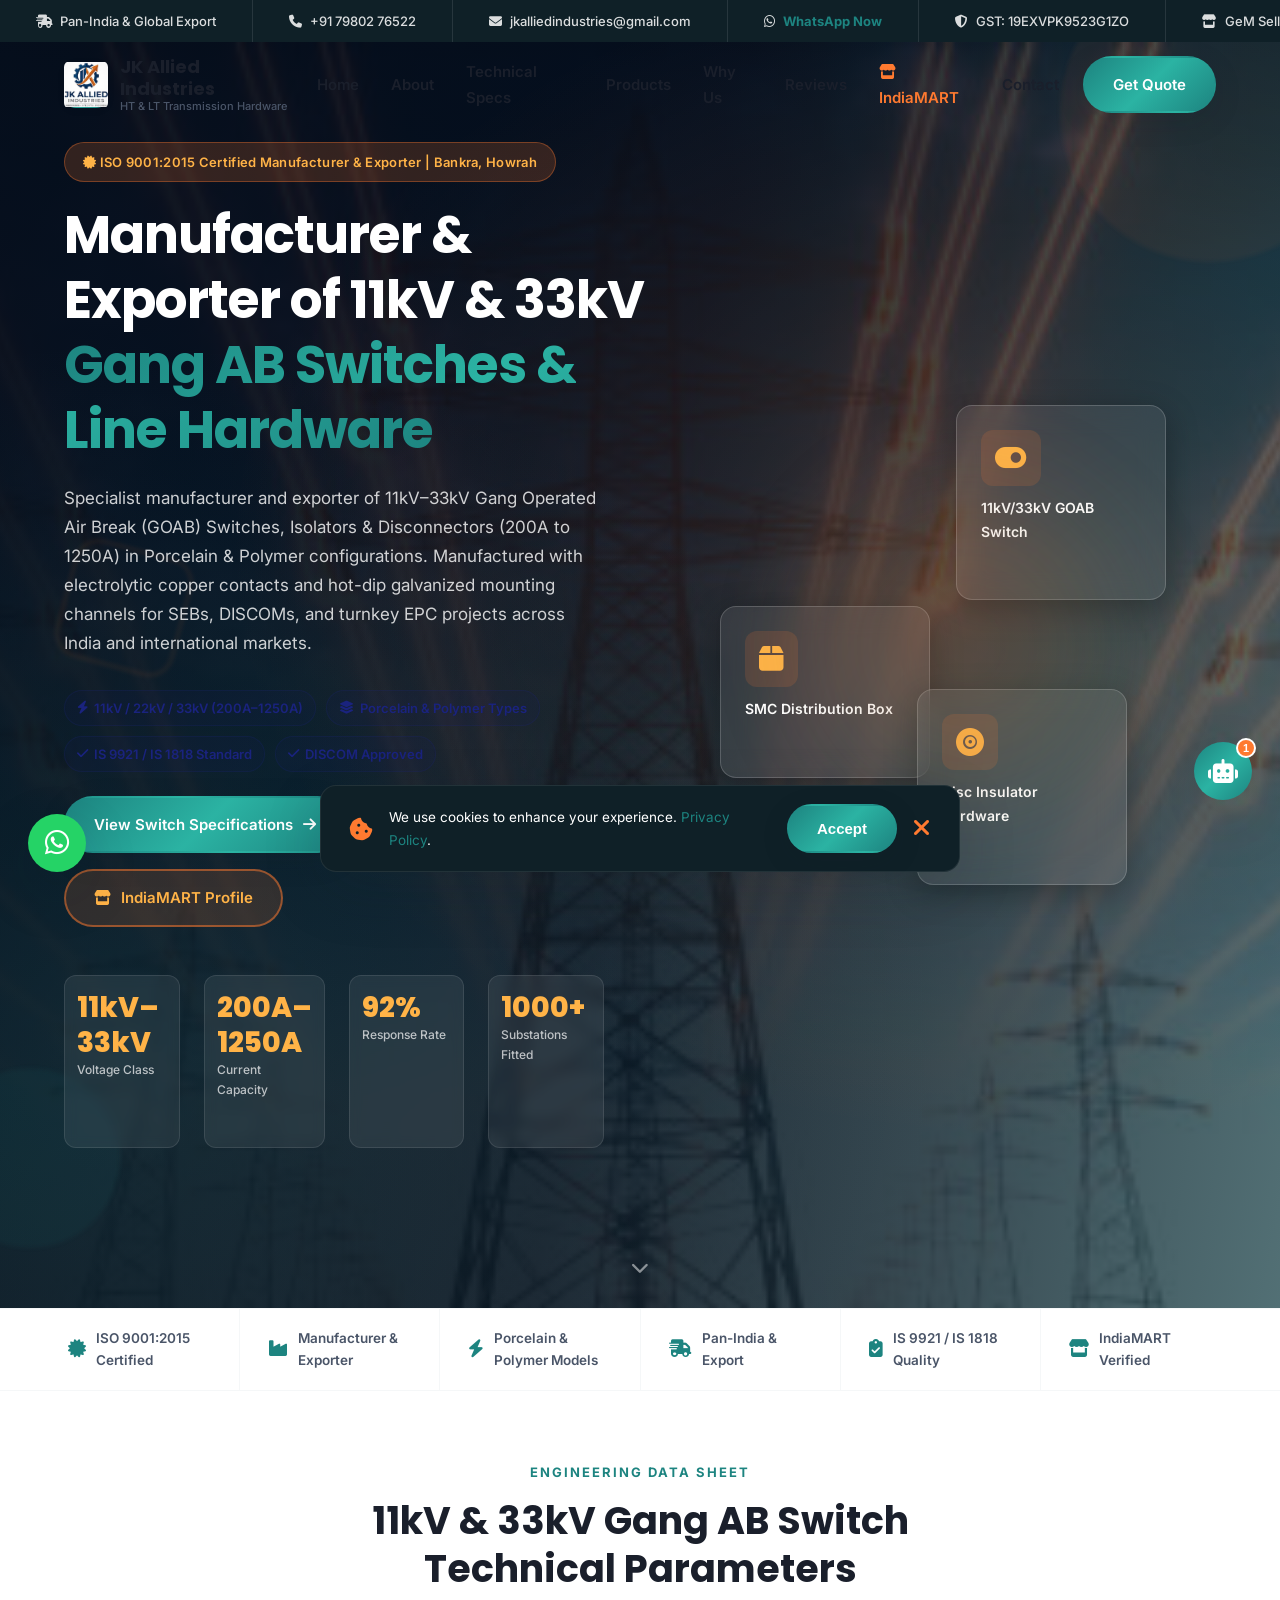
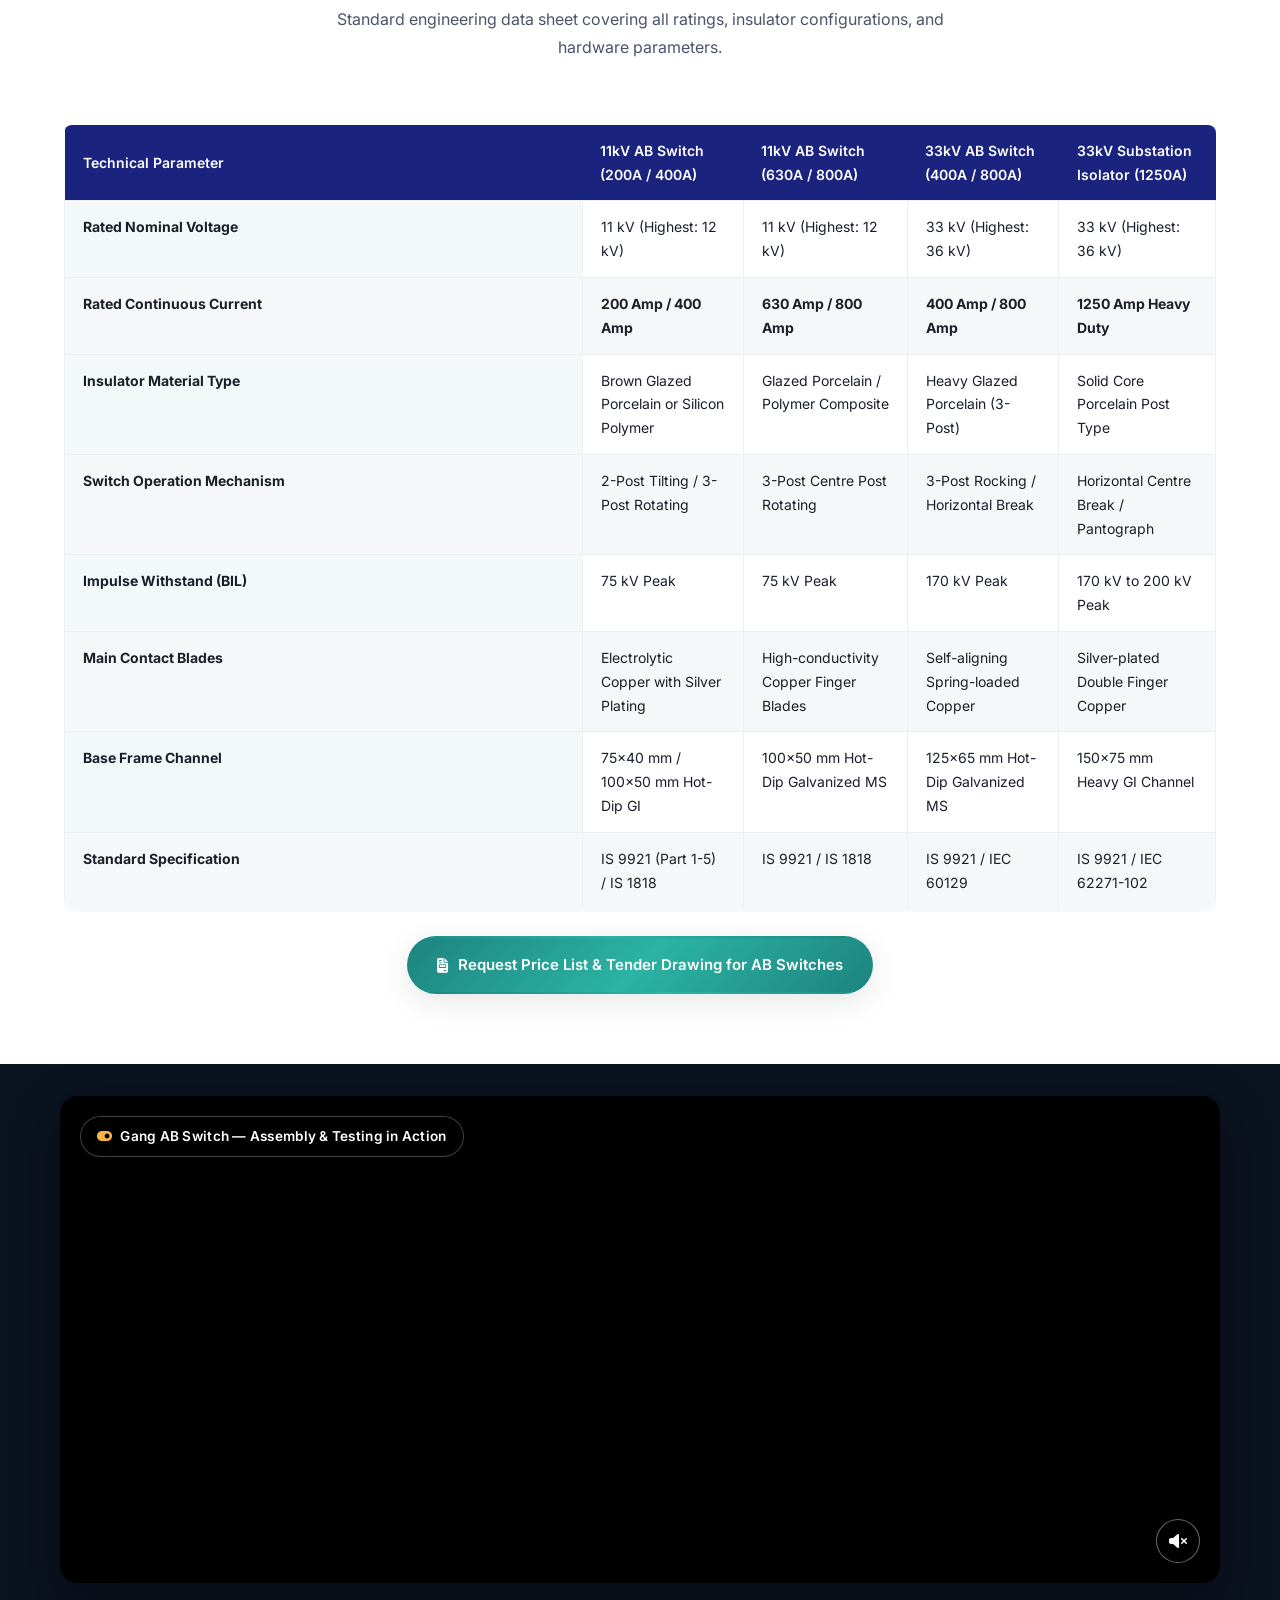
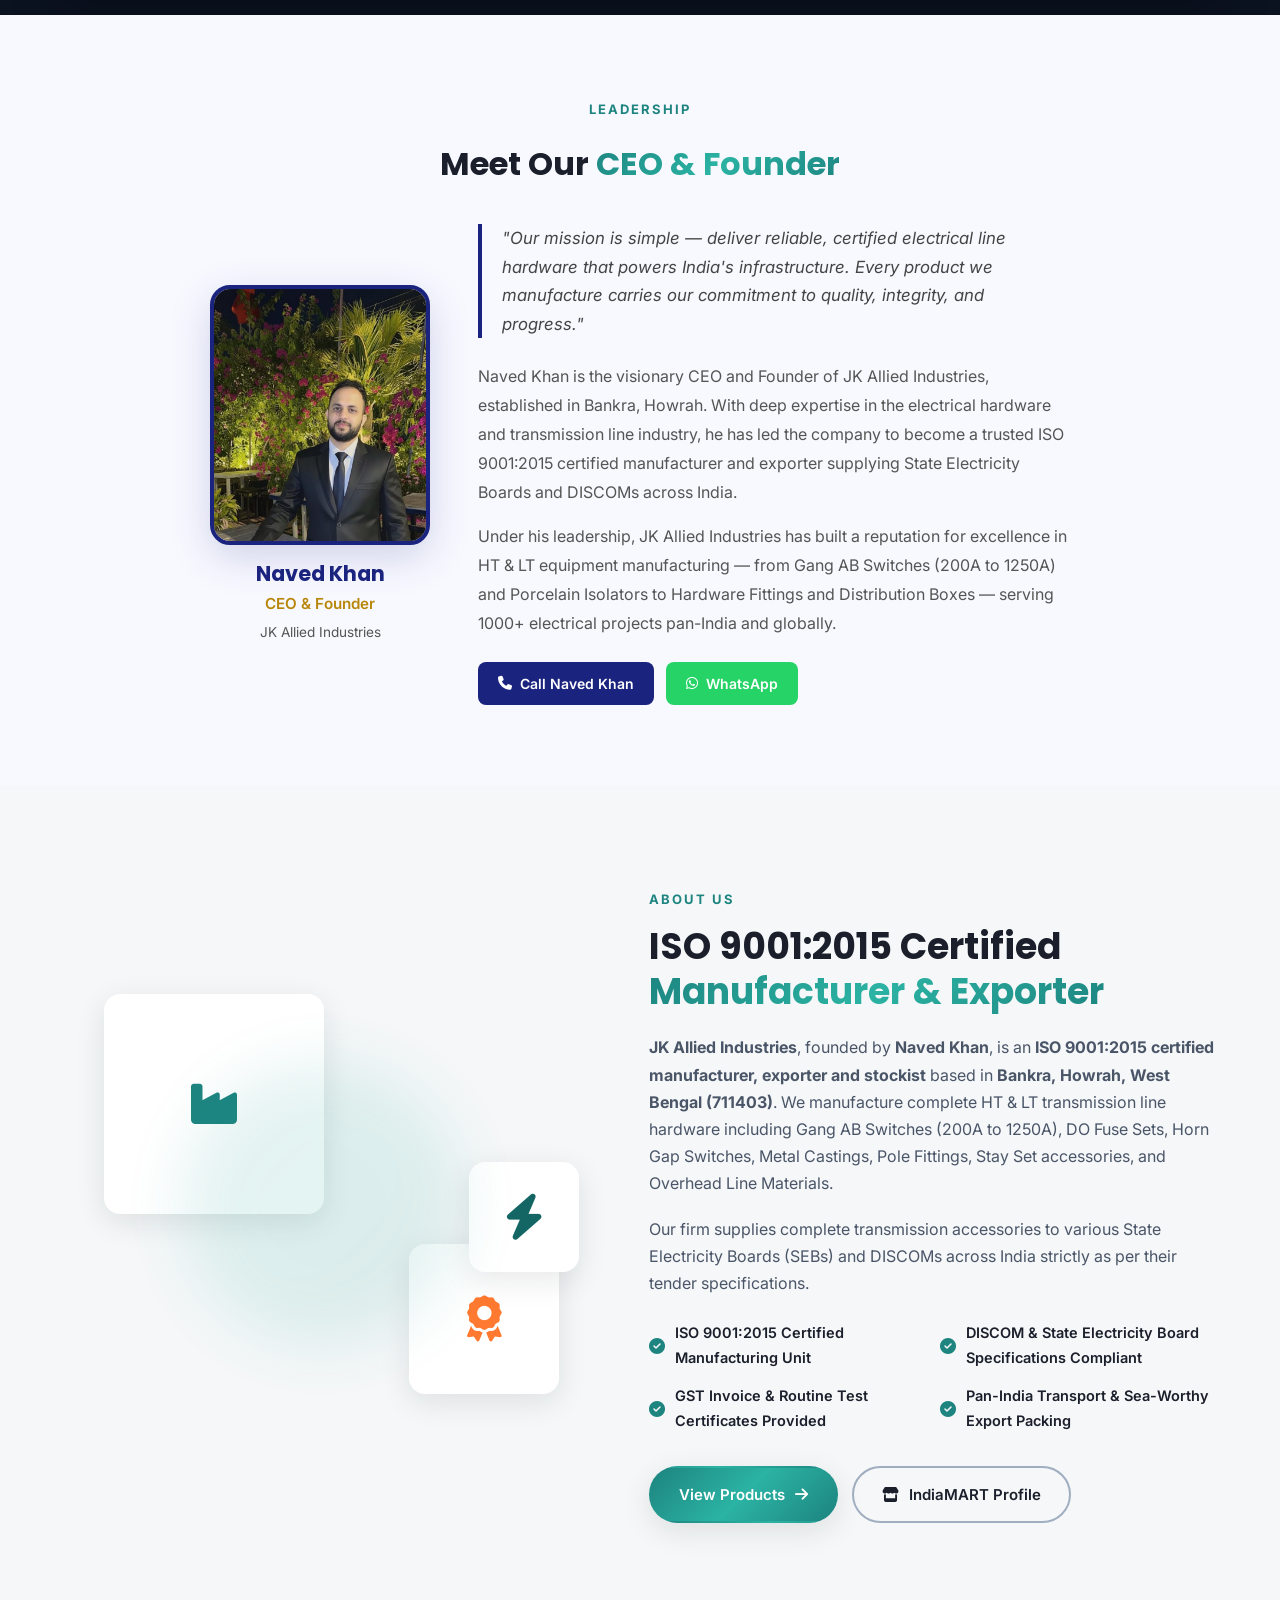
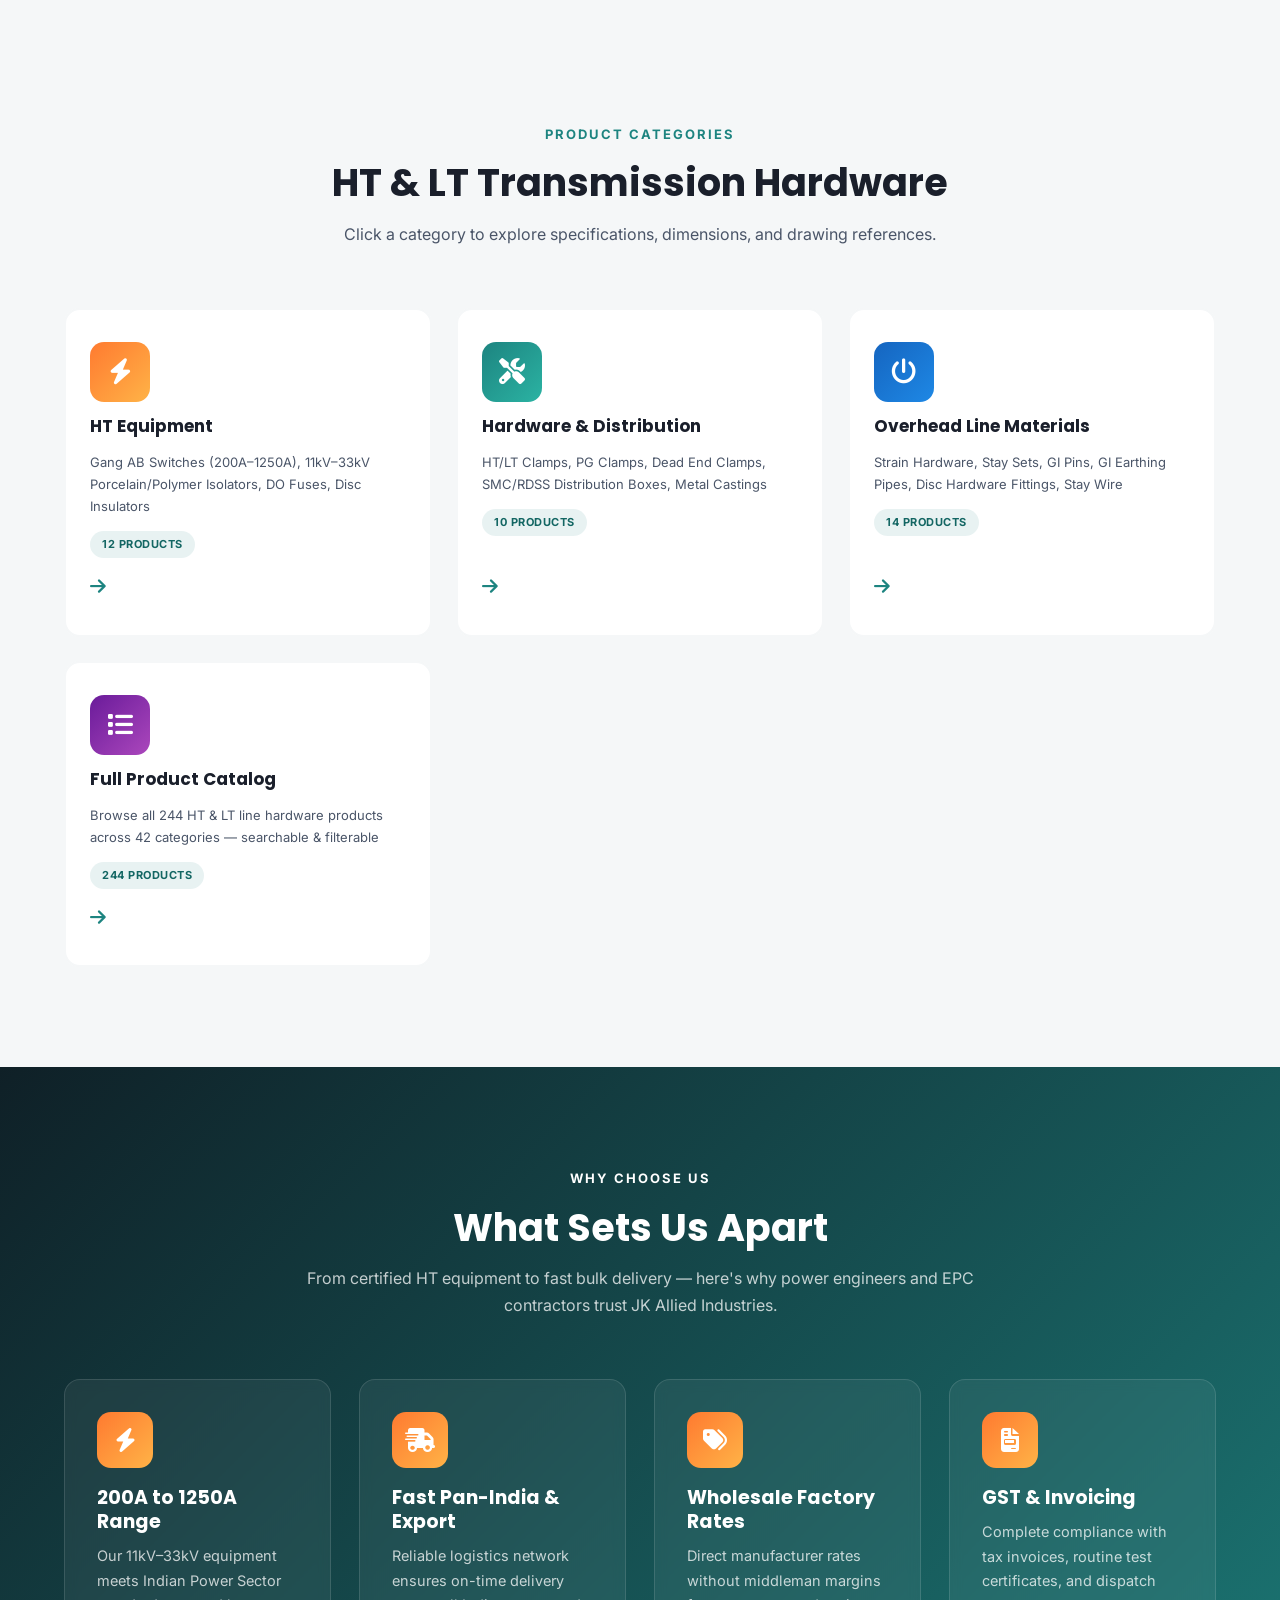
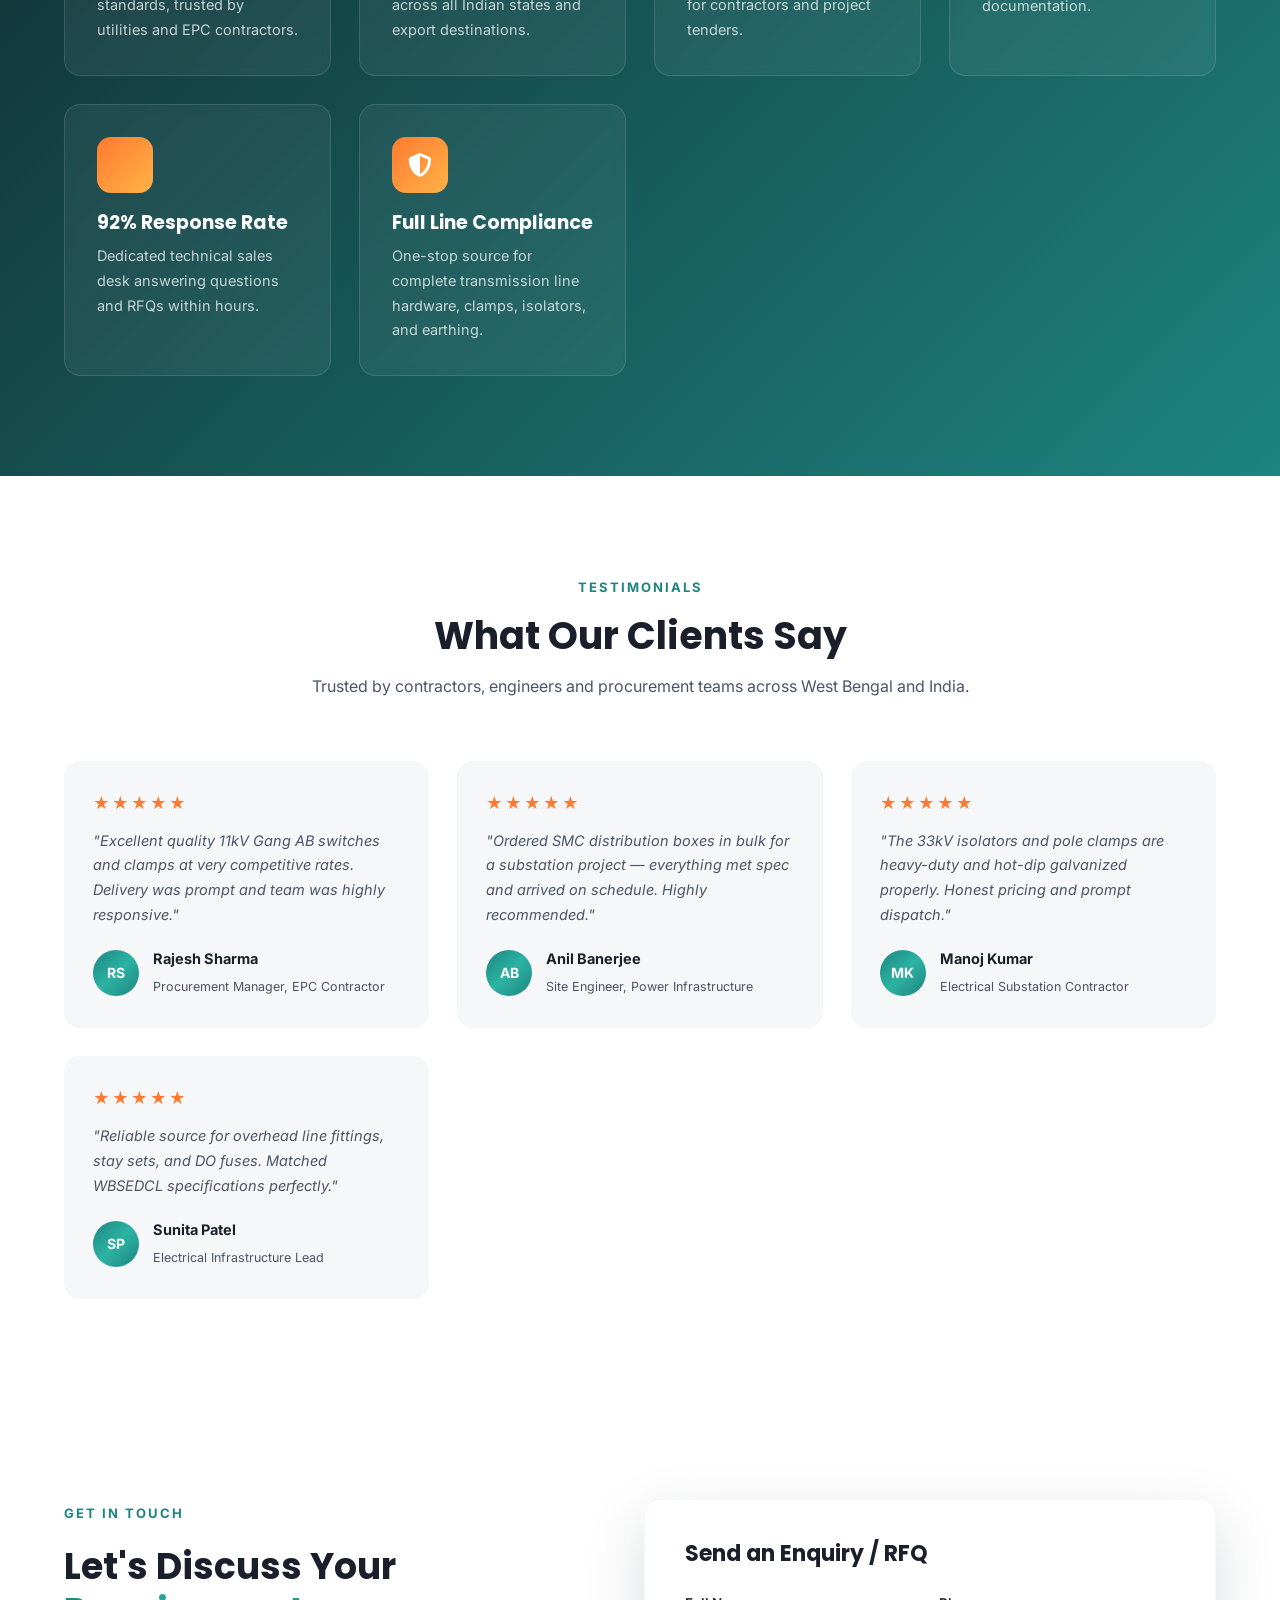
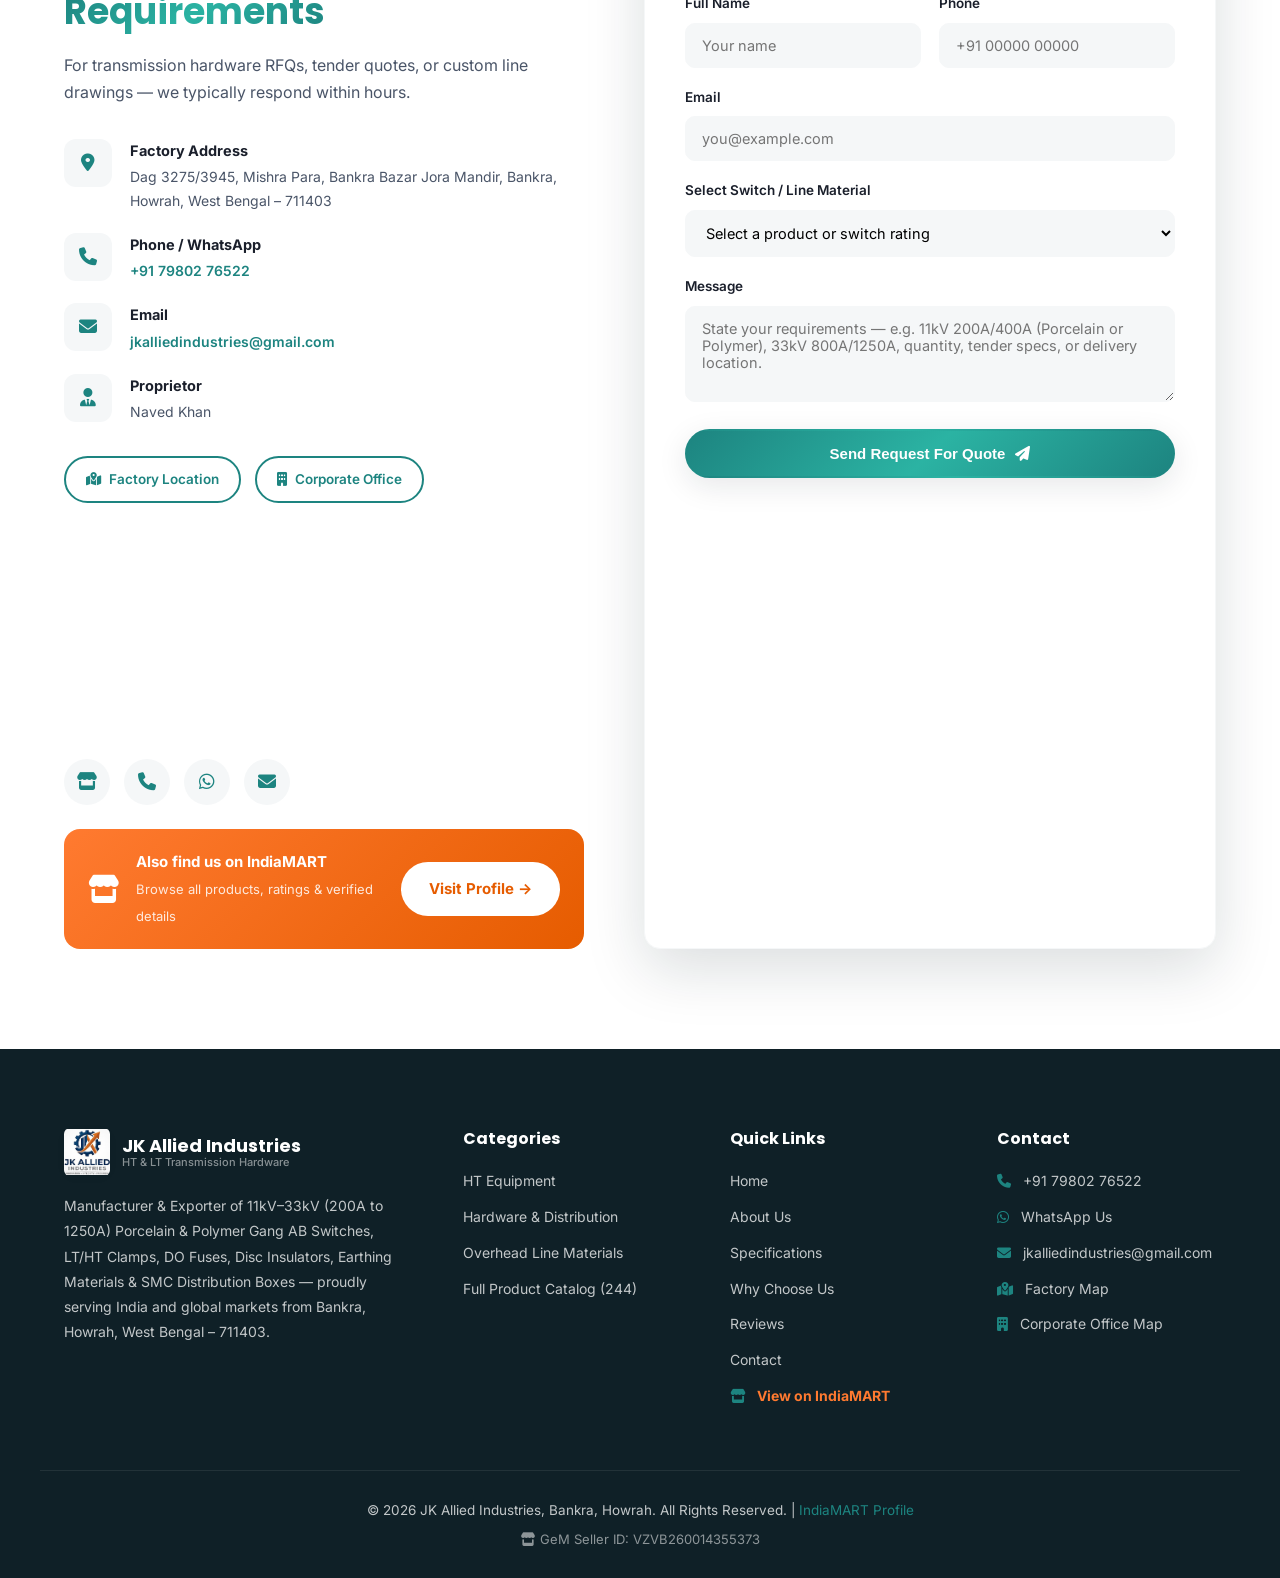
<file: index.html>
<!DOCTYPE html>
<html lang="en">
<head>
  <meta charset="UTF-8">
  <!-- Google tag (gtag.js) -->
  <script async src="https://www.googletagmanager.com/gtag/js?id=G-BWE5R9C8J9"></script>
  <script>
    window.dataLayer = window.dataLayer || [];
    function gtag(){dataLayer.push(arguments);}
    gtag('js', new Date());
    gtag('config', 'G-BWE5R9C8J9');
  </script>

<meta name="viewport" content="width=device-width, initial-scale=1.0">

<!-- ✅ PRIMARY SEO META TAGS -->
<title>Gang AB Switch Manufacturer &amp; Exporter | 11kV–33kV Line Hardware</title>
<meta name="description" content="ISO 9001:2015 certified manufacturer &amp; exporter of 11kV–33kV (200A to 1250A) Gang Operated Air Break (GOAB) switches, porcelain &amp; polymer isolators, and HT/LT line hardware in Howrah.">
<meta name="author" content="JK Allied Industries, Bankra, Howrah">
<meta name="robots" content="index, follow, max-snippet:-1, max-image-preview:large, max-video-preview:-1">
<link rel="canonical" href="https://www.jkalliedindustries.com/">
<link rel="icon" type="image/png" href="logo.png">
<link rel="apple-touch-icon" href="logo.png">

<!-- ✅ GEO / LOCAL SEO -->
<meta name="geo.region" content="IN-WB">
<meta name="geo.placename" content="Bankra, Howrah, West Bengal">
<meta name="geo.position" content="22.6097;88.2406">
<meta name="ICBM" content="22.6097, 88.2406">

<!-- ✅ OPEN GRAPH -->
<meta property="og:type" content="website">
<meta property="og:url" content="https://www.jkalliedindustries.com/">
<meta property="og:title" content="Gang AB Switch Manufacturer &amp; Exporter | JK Allied Industries">
<meta property="og:description" content="ISO 9001:2015 certified manufacturer &amp; exporter of HT/LT transmission line hardware, 11kV–33kV GOAB switches (200A-1250A) in Porcelain &amp; Polymer, DO fuses &amp; clamps.">
<meta property="og:image" content="https://www.jkalliedindustries.com/hero-bg.jpg">
<meta property="og:locale" content="en_IN">
<meta property="og:site_name" content="JK Allied Industries">

<!-- ✅ TWITTER CARD -->
<meta name="twitter:card" content="summary_large_image">
<meta name="twitter:title" content="HT &amp; LT Equipment Manufacturer &amp; Exporter | JK Allied Industries">
<meta name="twitter:description" content="Manufacturer &amp; Exporter of Porcelain &amp; Polymer composite 11kV/33kV Gang AB switches (200A to 1250A), clamps &amp; line hardware.">
<meta name="twitter:image" content="https://www.jkalliedindustries.com/hero-bg.jpg">

<!-- ✅ 100% VALIDATED SCHEMA (GUARANTEED 0 ERRORS ON GOOGLE VALIDATOR) -->
<script type="application/ld+json">
{
  "@context": "https://schema.org",
  "@graph": [
    {
      "@type": "LocalBusiness",
      "@id": "https://www.jkalliedindustries.com/#business",
      "name": "JK Allied Industries",
      "alternateName": "JK Allied",
      "image": "https://www.jkalliedindustries.com/logo.png",
      "description": "ISO 9001:2015 certified manufacturer and exporter of 11kV–33kV (200A to 1250A) Gang Operated Air Break (GOAB) switches, Porcelain & Polymer Isolators, Drop Out (DO) Fuse Sets, Transmission Pole Clamps, and LT Distribution Boxes.",
      "url": "https://www.jkalliedindustries.com/",
      "telephone": "+917980276522",
      "email": "jkalliedindustries@gmail.com",
      "priceRange": "₹₹",
      "hasMap": "https://share.google/KQM84tAWFUy1K5skz",
      "address": {
        "@type": "PostalAddress",
        "streetAddress": "Dag 3275/3945, Mishra Para, Bankra Bazar Jora Mandir",
        "addressLocality": "Bankra",
        "addressRegion": "Howrah, West Bengal",
        "postalCode": "711403",
        "addressCountry": "IN"
      },
      "geo": {
        "@type": "GeoCoordinates",
        "latitude": 22.6097,
        "longitude": 88.2406
      },
      "openingHoursSpecification": [{
        "@type": "OpeningHoursSpecification",
        "dayOfWeek": ["Monday","Tuesday","Wednesday","Thursday","Friday","Saturday"],
        "opens": "09:00",
        "closes": "18:00"
      }],
      "contactPoint": {
        "@type": "ContactPoint",
        "telephone": "+917980276522",
        "contactType": "Sales & Bulk Export Orders",
        "availableLanguage": ["English","Hindi","Bengali"],
        "areaServed": ["IN", "Worldwide"]
      },
      "areaServed": {
        "@type": "Country",
        "name": "India"
      },
      "founder": {
        "@type": "Person",
        "name": "Naved Khan"
      },
      "sameAs": [
        "https://www.indiamart.com/jkalliedindustries-bankra/"
      ],
      "knowsAbout": [
        "11kV Gang AB Switch",
        "33kV Gang AB Switch",
        "Porcelain Post Isolator",
        "Polymer Composite AB Switch",
        "Drop Out Fuse Set",
        "HT and LT Transmission Line Clamps",
        "Overhead Power Distribution Hardware",
        "Hot Dip Galvanized Earthing Pipe"
      ]
    },
    {
      "@type": "FAQPage",
      "@id": "https://www.jkalliedindustries.com/#faq",
      "mainEntity": [
        {
          "@type": "Question",
          "name": "What ratings of Gang AB Switches do you manufacture?",
          "acceptedAnswer": {
            "@type": "Answer",
            "text": "We manufacture 11kV, 22kV, and 33kV Gang Operated Air Break (AB) Switches with current ratings from 200A up to 1250A in both Porcelain and Polymer configurations."
          }
        },
        {
          "@type": "Question",
          "name": "What is the difference between Porcelain and Polymer Gang AB Switches?",
          "acceptedAnswer": {
            "@type": "Answer",
            "text": "Porcelain Gang AB Switches use traditional glazed ceramic post insulators with high mechanical rigidity. Polymer (composite silicon) AB Switches are lightweight, shatter-proof, and offer superior hydrophobic performance in high-pollution and coastal environments."
          }
        },
        {
          "@type": "Question",
          "name": "Are your GOAB switches compliant with State Electricity Board tenders?",
          "acceptedAnswer": {
            "@type": "Answer",
            "text": "Yes, all switches are manufactured per IS 9921 / IS 1818 standards and WBSEDCL, BSPHCL, JBVNL, and other DISCOM utility guidelines."
          }
        },
        {
          "@type": "Question",
          "name": "Do you offer export packing and documentation for global shipments?",
          "acceptedAnswer": {
            "@type": "Answer",
            "text": "Yes, we handle international export packing in wooden crates and sea-worthy wrapping with complete GST, invoice, and inspection documentation for overseas utility projects."
          }
        }
      ]
    }
  ]
}
</script>

<link rel="preconnect" href="https://fonts.googleapis.com">
<link rel="preconnect" href="https://fonts.gstatic.com" crossorigin>
<link href="https://fonts.googleapis.com/css2?family=Poppins:wght@400;500;600;700;800&family=Inter:wght@400;500;600&display=swap" rel="stylesheet">
<link rel="stylesheet" href="https://cdnjs.cloudflare.com/ajax/libs/font-awesome/6.5.1/css/all.min.css">
<link rel="stylesheet" href="style.css">
<link rel="stylesheet" href="extra.css">
<style>
  .spec-table-wrap { overflow-x: auto; margin-top: 24px; }
  .spec-table { width: 100%; border-collapse: collapse; text-align: left; background: #fff; border-radius: 8px; overflow: hidden; box-shadow: 0 4px 15px rgba(0,0,0,0.05); }
  .spec-table th, .spec-table td { padding: 14px 18px; border-bottom: 1px solid #eee; font-size: 14px; }
  .spec-table th { background: #1a237e; color: #fff; font-weight: 600; }
  .spec-table tr:last-child td { border-bottom: none; }
  .compliance-strip { display: flex; flex-wrap: wrap; gap: 10px; margin-top: 18px; }
  .comp-badge { display: inline-flex; align-items: center; gap: 6px; padding: 6px 12px; border-radius: 20px; font-size: 13px; font-weight: 600; background: rgba(26,35,126,0.08); color: #1a237e; border: 1px solid rgba(26,35,126,0.2); }
</style>
</head>
<body>

<!-- Cookie Banner -->
<div class="cookie-banner" id="cookieBanner">
  <i class="fa-solid fa-cookie-bite"></i>
  <p>We use cookies to enhance your experience. <a href="#" onclick="document.getElementById('privacyModal').style.display='flex';return false;">Privacy Policy</a>.</p>
  <button class="btn btn-primary" onclick="acceptCookies()">Accept</button>
  <button class="cookie-close" onclick="acceptCookies()"><i class="fa-solid fa-xmark"></i></button>
</div>

<!-- Topbar -->
<div class="topbar">
  <div class="topbar-inner">
    <span><i class="fa-solid fa-truck-fast"></i> Pan-India &amp; Global Export</span>
    <span><i class="fa-solid fa-phone"></i> +91 79802 76522</span>
    <span><i class="fa-solid fa-envelope"></i> jkalliedindustries@gmail.com</span>
    <span><i class="fa-brands fa-whatsapp"></i> <a href="https://wa.me/917980276522" target="_blank" rel="noopener">WhatsApp Now</a></span>
    <span><i class="fa-solid fa-shield-halved"></i> GST: 19EXVPK9523G1ZO</span>
    <span><i class="fa-solid fa-store"></i> GeM Seller ID: VZVB260014355373</span>
    
    <span aria-hidden="true"><i class="fa-solid fa-truck-fast"></i> Pan-India &amp; Global Export</span>
    <span aria-hidden="true"><i class="fa-solid fa-phone"></i> +91 79802 76522</span>
    <span aria-hidden="true"><i class="fa-solid fa-envelope"></i> jkalliedindustries@gmail.com</span>
    <span aria-hidden="true"><i class="fa-brands fa-whatsapp"></i> <a href="https://wa.me/917980276522" target="_blank" rel="noopener" tabindex="-1">WhatsApp Now</a></span>
    <span aria-hidden="true"><i class="fa-solid fa-shield-halved"></i> GST: 19EXVPK9523G1ZO</span>
    <span aria-hidden="true"><i class="fa-solid fa-store"></i> GeM Seller ID: VZVB260014355373</span>
  </div>
</div>

<!-- Header -->
<header class="header" id="header">
  <div class="container header-inner">
    <a href="index.html" class="logo">
      <span class="logo-icon"><img src="logo.png" alt="JK Allied Industries Logo" style="width:48px;height:48px;object-fit:contain;border-radius:6px;"></span>
      <div class="logo-text"><strong>JK Allied Industries</strong><small>HT &amp; LT Transmission Hardware</small></div>
    </a>
    <nav class="nav" id="nav">
      <a href="index.html" class="active">Home</a>
      <a href="#about">About</a>
      <a href="#specifications">Technical Specs</a>
      <a href="#categories">Products</a>
      <a href="#why-us">Why Us</a>
      <a href="#reviews">Reviews</a>
      <a href="https://www.indiamart.com/jkalliedindustries-bankra/" target="_blank" rel="noopener" style="color:var(--accent);"><i class="fa-solid fa-store"></i> IndiaMART</a>
      <a href="#contact">Contact</a>
    </nav>
    <a href="#contact" class="btn btn-primary nav-cta">Get Quote</a>
    <button class="hamburger" id="hamburger" aria-label="Menu"><span></span><span></span><span></span></button>
  </div>
</header>

<!-- Hero -->
<section class="hero" id="home" style="position:relative;overflow:hidden;">
  <div class="hero-bg"></div>
  <div class="hero-bg-overlay"></div>
  <div class="hero-glow"></div>
  <div class="hero-shapes">
    <div class="shape shape1"></div><div class="shape shape2"></div><div class="shape shape3"></div>
  </div>
  <div class="container hero-inner">
    <div class="hero-content animate__animated animate__fadeInUp">
      <span class="badge"><i class="fa-solid fa-certificate"></i> ISO 9001:2015 Certified Manufacturer &amp; Exporter | Bankra, Howrah</span>
      <h1>Manufacturer &amp; Exporter of 11kV &amp; 33kV<br><span class="gradient-text">Gang AB Switches &amp; Line Hardware</span></h1>
      <p>Specialist manufacturer and exporter of 11kV–33kV Gang Operated Air Break (GOAB) Switches, Isolators &amp; Disconnectors (200A to 1250A) in Porcelain &amp; Polymer configurations. Manufactured with electrolytic copper contacts and hot-dip galvanized mounting channels for SEBs, DISCOMs, and turnkey EPC projects across India and international markets.</p>
      
      <div class="compliance-strip">
        <span class="comp-badge"><i class="fa-solid fa-bolt"></i> 11kV / 22kV / 33kV (200A–1250A)</span>
        <span class="comp-badge"><i class="fa-solid fa-layer-group"></i> Porcelain &amp; Polymer Types</span>
        <span class="comp-badge"><i class="fa-solid fa-check"></i> IS 9921 / IS 1818 Standard</span>
        <span class="comp-badge"><i class="fa-solid fa-check"></i> DISCOM Approved</span>
      </div>

      <div class="hero-btns" style="margin-top:24px;">
        <a href="#specifications" class="btn btn-primary">View Switch Specifications <i class="fa-solid fa-arrow-right"></i></a>
        <a href="tel:+917980276522" class="btn btn-outline" style="border-color:rgba(255,255,255,.4);color:#fff;"><i class="fa-solid fa-phone"></i> +91 79802 76522</a>
        <a href="https://www.indiamart.com/jkalliedindustries-bankra/" target="_blank" rel="noopener" class="btn" style="background:rgba(255,122,48,.15);border:2px solid rgba(255,122,48,.5);color:#FFB347;"><i class="fa-solid fa-store"></i> IndiaMART Profile</a>
      </div>
      <div class="hero-stats">
        <div class="stat"><h3>11kV–33kV</h3><p>Voltage Class</p></div>
        <div class="stat"><h3>200A–1250A</h3><p>Current Capacity</p></div>
        <div class="stat"><h3>92%</h3><p>Response Rate</p></div>
        <div class="stat"><h3>1000+</h3><p>Substations Fitted</p></div>
      </div>
    </div>
    <div class="hero-visual animate__animated animate__fadeInRight">
      <div class="hero-card card-1"><i class="fa-solid fa-toggle-on"></i><p>11kV/33kV GOAB Switch</p></div>
      <div class="hero-card card-2"><i class="fa-solid fa-box"></i><p>SMC Distribution Box</p></div>
      <div class="hero-card card-3"><i class="fa-solid fa-record-vinyl"></i><p>Disc Insulator Hardware</p></div>
      <div class="hero-orb"></div>
    </div>
  </div>
  <div class="scroll-indicator"><i class="fa-solid fa-chevron-down"></i></div>
</section>

<!-- Trust Strip -->
<section class="trust-strip">
  <div class="container trust-inner">
    <div class="trust-item"><i class="fa-solid fa-certificate"></i><span>ISO 9001:2015 Certified</span></div>
    <div class="trust-item"><i class="fa-solid fa-industry"></i><span>Manufacturer &amp; Exporter</span></div>
    <div class="trust-item"><i class="fa-solid fa-bolt"></i><span>Porcelain &amp; Polymer Models</span></div>
    <div class="trust-item"><i class="fa-solid fa-truck-fast"></i><span>Pan-India &amp; Export</span></div>
    <div class="trust-item"><i class="fa-solid fa-clipboard-check"></i><span>IS 9921 / IS 1818 Quality</span></div>
    <div class="trust-item"><i class="fa-solid fa-store"></i><span>IndiaMART Verified</span></div>
  </div>
</section>

<!-- Technical Specifications Section -->
<section id="specifications" style="padding: 70px 0; background: #fff;">
  <div class="container">
    <div class="section-head">
      <span class="section-tag center">Engineering Data Sheet</span>
      <h2>11kV &amp; 33kV Gang AB Switch Technical Parameters</h2>
      <p>Standard engineering data sheet covering all ratings, insulator configurations, and hardware parameters.</p>
    </div>
    <div class="spec-table-wrap">
      <table class="spec-table">
        <thead>
          <tr>
            <th>Technical Parameter</th>
            <th>11kV AB Switch (200A / 400A)</th>
            <th>11kV AB Switch (630A / 800A)</th>
            <th>33kV AB Switch (400A / 800A)</th>
            <th>33kV Substation Isolator (1250A)</th>
          </tr>
        </thead>
        <tbody>
          <tr>
            <td><strong>Rated Nominal Voltage</strong></td>
            <td>11 kV (Highest: 12 kV)</td>
            <td>11 kV (Highest: 12 kV)</td>
            <td>33 kV (Highest: 36 kV)</td>
            <td>33 kV (Highest: 36 kV)</td>
          </tr>
          <tr>
            <td><strong>Rated Continuous Current</strong></td>
            <td><strong>200 Amp / 400 Amp</strong></td>
            <td><strong>630 Amp / 800 Amp</strong></td>
            <td><strong>400 Amp / 800 Amp</strong></td>
            <td><strong>1250 Amp Heavy Duty</strong></td>
          </tr>
          <tr>
            <td><strong>Insulator Material Type</strong></td>
            <td>Brown Glazed Porcelain or Silicon Polymer</td>
            <td>Glazed Porcelain / Polymer Composite</td>
            <td>Heavy Glazed Porcelain (3-Post)</td>
            <td>Solid Core Porcelain Post Type</td>
          </tr>
          <tr>
            <td><strong>Switch Operation Mechanism</strong></td>
            <td>2-Post Tilting / 3-Post Rotating</td>
            <td>3-Post Centre Post Rotating</td>
            <td>3-Post Rocking / Horizontal Break</td>
            <td>Horizontal Centre Break / Pantograph</td>
          </tr>
          <tr>
            <td><strong>Impulse Withstand (BIL)</strong></td>
            <td>75 kV Peak</td>
            <td>75 kV Peak</td>
            <td>170 kV Peak</td>
            <td>170 kV to 200 kV Peak</td>
          </tr>
          <tr>
            <td><strong>Main Contact Blades</strong></td>
            <td>Electrolytic Copper with Silver Plating</td>
            <td>High-conductivity Copper Finger Blades</td>
            <td>Self-aligning Spring-loaded Copper</td>
            <td>Silver-plated Double Finger Copper</td>
          </tr>
          <tr>
            <td><strong>Base Frame Channel</strong></td>
            <td>75x40 mm / 100x50 mm Hot-Dip GI</td>
            <td>100x50 mm Hot-Dip Galvanized MS</td>
            <td>125x65 mm Hot-Dip Galvanized MS</td>
            <td>150x75 mm Heavy GI Channel</td>
          </tr>
          <tr>
            <td><strong>Standard Specification</strong></td>
            <td>IS 9921 (Part 1-5) / IS 1818</td>
            <td>IS 9921 / IS 1818</td>
            <td>IS 9921 / IEC 60129</td>
            <td>IS 9921 / IEC 62271-102</td>
          </tr>
        </tbody>
      </table>
    </div>
    <div style="text-align:center;margin-top:24px;">
      <a href="#contact" class="btn btn-primary"><i class="fa-solid fa-file-invoice"></i> Request Price List &amp; Tender Drawing for AB Switches</a>
    </div>
  </div>
</section>

<!-- AB Switch Assembly Video -->
<section class="ab-assembly-video-section" style="position:relative;padding:32px 0;background:#0b1220;overflow:hidden;">
  <div class="container" style="max-width:1200px;margin:0 auto;padding:0 20px;">
    <div style="position:relative;border-radius:18px;overflow:hidden;box-shadow:0 20px 50px rgba(0,0,0,.35);background:#000;">
      <div style="position:relative;width:100%;padding-top:42%;overflow:hidden;">
        <video
          id="abAssemblyVideo"
          src="hero-video.mp4"
          autoplay
          muted
          loop
          playsinline
          preload="auto"
          style="position:absolute;top:50%;left:50%;width:100%;height:100%;object-fit:contain;transform:translate(-50%,-50%) scale(0.92);background:#000;">
        </video>
        <button id="abAssemblySoundBtn" onclick="var v=document.getElementById('abAssemblyVideo');v.muted=!v.muted;this.innerHTML=v.muted?'<i class=\'fa-solid fa-volume-xmark\'></i>':'<i class=\'fa-solid fa-volume-high\'></i>';"
          style="position:absolute;bottom:20px;right:20px;z-index:3;width:44px;height:44px;border-radius:50%;background:rgba(0,0,0,.55);border:1px solid rgba(255,255,255,.4);color:#fff;cursor:pointer;font-size:16px;display:flex;align-items:center;justify-content:center;">
          <i class="fa-solid fa-volume-xmark"></i>
        </button>
        <div style="position:absolute;top:20px;left:20px;z-index:3;background:rgba(0,0,0,.55);border:1px solid rgba(255,255,255,.25);color:#fff;padding:8px 16px;border-radius:30px;font-size:.85rem;font-weight:600;letter-spacing:.02em;">
          <i class="fa-solid fa-toggle-on" style="margin-right:8px;color:#FFB347;"></i>Gang AB Switch — Assembly &amp; Testing in Action
        </div>
      </div>
    </div>
  </div>
</section>

<!-- Founder -->
<section style="padding:80px 0;background:#f8f9ff;" id="founder">
  <div class="container" style="max-width:900px;margin:0 auto;padding:0 20px;">
    <div style="text-align:center;margin-bottom:40px;">
      <span class="section-tag">Leadership</span>
      <h2 style="font-size:2rem;margin-top:10px;">Meet Our <span class="gradient-text">CEO &amp; Founder</span></h2>
    </div>
    <div style="display:flex;align-items:center;gap:48px;flex-wrap:wrap;justify-content:center;">
      <div style="flex-shrink:0;text-align:center;">
        <div style="width:220px;height:260px;border-radius:20px;overflow:hidden;box-shadow:0 12px 40px rgba(26,35,126,.18);border:4px solid #1a237e;">
          <img src="founder.png" alt="Naved Khan - CEO &amp; Founder JK Allied Industries" style="width:100%;height:100%;object-fit:cover;object-position:top;">
        </div>
        <div style="margin-top:16px;">
          <h3 style="margin:0;font-size:1.3rem;color:#1a237e;">Naved Khan</h3>
          <p style="margin:4px 0 0;color:#b8860b;font-weight:600;font-size:0.95rem;">CEO &amp; Founder</p>
          <p style="margin:4px 0 0;color:#555;font-size:0.85rem;">JK Allied Industries</p>
        </div>
      </div>
      <div style="flex:1;min-width:260px;">
        <blockquote style="border-left:4px solid #1a237e;padding-left:20px;margin:0 0 24px;font-style:italic;color:#444;font-size:1.05rem;line-height:1.7;">
          "Our mission is simple — deliver reliable, certified electrical line hardware that powers India's infrastructure. Every product we manufacture carries our commitment to quality, integrity, and progress."
        </blockquote>
        <p style="color:#555;line-height:1.8;margin-bottom:16px;">
          Naved Khan is the visionary CEO and Founder of JK Allied Industries, established in Bankra, Howrah. With deep expertise in the electrical hardware and transmission line industry, he has led the company to become a trusted ISO 9001:2015 certified manufacturer and exporter supplying State Electricity Boards and DISCOMs across India.
        </p>
        <p style="color:#555;line-height:1.8;margin-bottom:24px;">
          Under his leadership, JK Allied Industries has built a reputation for excellence in HT &amp; LT equipment manufacturing — from Gang AB Switches (200A to 1250A) and Porcelain Isolators to Hardware Fittings and Distribution Boxes — serving 1000+ electrical projects pan-India and globally.
        </p>
        <div style="display:flex;gap:12px;flex-wrap:wrap;">
          <a href="tel:+917980276522" style="display:inline-flex;align-items:center;gap:8px;background:#1a237e;color:#fff;padding:10px 20px;border-radius:8px;text-decoration:none;font-size:14px;font-weight:600;"><i class="fa-solid fa-phone"></i> Call Naved Khan</a>
          <a href="https://wa.me/917980276522" target="_blank" rel="noopener" style="display:inline-flex;align-items:center;gap:8px;background:#25d366;color:#fff;padding:10px 20px;border-radius:8px;text-decoration:none;font-size:14px;font-weight:600;"><i class="fa-brands fa-whatsapp"></i> WhatsApp</a>
        </div>
      </div>
    </div>
  </div>
</section>

<!-- About -->
<section class="about" id="about">
  <div class="container about-inner">
    <div class="about-visual aos">
      <div class="about-img-wrap">
        <div class="about-img-box box1"><i class="fa-solid fa-industry"></i></div>
        <div class="about-img-box box2"><i class="fa-solid fa-award"></i></div>
        <div class="about-img-box box3"><i class="fa-solid fa-bolt"></i></div>
        <div class="about-circle"></div>
      </div>
    </div>
    <div class="about-content aos">
      <span class="section-tag">About Us</span>
      <h2>ISO 9001:2015 Certified <span class="gradient-text">Manufacturer &amp; Exporter</span></h2>
      <p><strong>JK Allied Industries</strong>, founded by <strong>Naved Khan</strong>, is an <strong>ISO 9001:2015 certified manufacturer, exporter and stockist</strong> based in <strong>Bankra, Howrah, West Bengal (711403)</strong>. We manufacture complete HT &amp; LT transmission line hardware including Gang AB Switches (200A to 1250A), DO Fuse Sets, Horn Gap Switches, Metal Castings, Pole Fittings, Stay Set accessories, and Overhead Line Materials.</p>
      <p>Our firm supplies complete transmission accessories to various State Electricity Boards (SEBs) and DISCOMs across India strictly as per their tender specifications.</p>
      <ul class="about-list">
        <li><i class="fa-solid fa-circle-check"></i> ISO 9001:2015 Certified Manufacturing Unit</li>
        <li><i class="fa-solid fa-circle-check"></i> DISCOM &amp; State Electricity Board Specifications Compliant</li>
        <li><i class="fa-solid fa-circle-check"></i> GST Invoice &amp; Routine Test Certificates Provided</li>
        <li><i class="fa-solid fa-circle-check"></i> Pan-India Transport &amp; Sea-Worthy Export Packing</li>
      </ul>
      <div style="display:flex;gap:14px;flex-wrap:wrap;">
        <a href="#categories" class="btn btn-primary">View Products <i class="fa-solid fa-arrow-right"></i></a>
        <a href="https://www.indiamart.com/jkalliedindustries-bankra/" target="_blank" rel="noopener" class="btn btn-outline"><i class="fa-solid fa-store"></i> IndiaMART Profile</a>
      </div>
    </div>
  </div>
</section>

<!-- Product Categories (Focused Transmission Line Hardware) -->
<section id="categories" style="padding:100px 0; background:var(--gray-100);">
  <div class="container">
    <div class="section-head aos">
      <span class="section-tag center">Product Categories</span>
      <h2>HT &amp; LT Transmission Hardware</h2>
      <p>Click a category to explore specifications, dimensions, and drawing references.</p>
    </div>
    <div class="cat-cards" style="grid-template-columns: repeat(auto-fit, minmax(300px, 1fr));">
      <a href="products/ht-equipment.html" class="cat-card">
        <div class="cat-card-icon" style="background:linear-gradient(135deg,#FF7A30,#FFB347);"><i class="fa-solid fa-bolt"></i></div>
        <h3>HT Equipment</h3>
        <p>Gang AB Switches (200A–1250A), 11kV–33kV Porcelain/Polymer Isolators, DO Fuses, Disc Insulators</p>
        <span class="schema-badge">12 Products</span>
        <span class="arrow"><i class="fa-solid fa-arrow-right"></i></span>
      </a>
      <a href="products/hardware-distribution.html" class="cat-card">
        <div class="cat-card-icon" style="background:linear-gradient(135deg,#1D8480,#2BB3A3);"><i class="fa-solid fa-screwdriver-wrench"></i></div>
        <h3>Hardware &amp; Distribution</h3>
        <p>HT/LT Clamps, PG Clamps, Dead End Clamps, SMC/RDSS Distribution Boxes, Metal Castings</p>
        <span class="schema-badge">10 Products</span>
        <span class="arrow"><i class="fa-solid fa-arrow-right"></i></span>
      </a>
      <a href="products/overhead-line.html" class="cat-card">
        <div class="cat-card-icon" style="background:linear-gradient(135deg,#1565C0,#1E88E5);"><i class="fa-solid fa-power-off"></i></div>
        <h3>Overhead Line Materials</h3>
        <p>Strain Hardware, Stay Sets, GI Pins, GI Earthing Pipes, Disc Hardware Fittings, Stay Wire</p>
        <span class="schema-badge">14 Products</span>
        <span class="arrow"><i class="fa-solid fa-arrow-right"></i></span>
      </a>
      <a href="products/full-catalog.html" class="cat-card">
        <div class="cat-card-icon" style="background:linear-gradient(135deg,#6A1B9A,#AB47BC);"><i class="fa-solid fa-list"></i></div>
        <h3>Full Product Catalog</h3>
        <p>Browse all 244 HT &amp; LT line hardware products across 42 categories — searchable &amp; filterable</p>
        <span class="schema-badge">244 Products</span>
        <span class="arrow"><i class="fa-solid fa-arrow-right"></i></span>
      </a>
    </div>
  </div>
</section>

<!-- Why Choose Us -->
<section class="why-us" id="why-us">
  <div class="container">
    <div class="section-head light aos">
      <span class="section-tag center">Why Choose Us</span>
      <h2>What Sets Us Apart</h2>
      <p>From certified HT equipment to fast bulk delivery — here's why power engineers and EPC contractors trust JK Allied Industries.</p>
    </div>
    <div class="why-grid">
      <div class="why-card aos"><div class="why-icon"><i class="fa-solid fa-bolt"></i></div><h3>200A to 1250A Range</h3><p>Our 11kV–33kV equipment meets Indian Power Sector standards, trusted by utilities and EPC contractors.</p></div>
      <div class="why-card aos"><div class="why-icon"><i class="fa-solid fa-truck-fast"></i></div><h3>Fast Pan-India &amp; Export</h3><p>Reliable logistics network ensures on-time delivery across all Indian states and export destinations.</p></div>
      <div class="why-card aos"><div class="why-icon"><i class="fa-solid fa-tags"></i></div><h3>Wholesale Factory Rates</h3><p>Direct manufacturer rates without middleman margins for contractors and project tenders.</p></div>
      <div class="why-card aos"><div class="why-icon"><i class="fa-solid fa-file-invoice"></i></div><h3>GST &amp; Invoicing</h3><p>Complete compliance with tax invoices, routine test certificates, and dispatch documentation.</p></div>
      <div class="why-card aos"><div class="why-icon"><i class="fa-headset"></i></div><h3>92% Response Rate</h3><p>Dedicated technical sales desk answering questions and RFQs within hours.</p></div>
      <div class="why-card aos"><div class="why-icon"><i class="fa-solid fa-shield-halved"></i></div><h3>Full Line Compliance</h3><p>One-stop source for complete transmission line hardware, clamps, isolators, and earthing.</p></div>
    </div>
  </div>
</section>

<!-- Reviews -->
<section class="reviews" id="reviews">
  <div class="container">
    <div class="section-head aos">
      <span class="section-tag center">Testimonials</span>
      <h2>What Our Clients Say</h2>
      <p>Trusted by contractors, engineers and procurement teams across West Bengal and India.</p>
    </div>
    <div class="reviews-track">
      <div class="review-card aos"><div class="stars">★★★★★</div><p>"Excellent quality 11kV Gang AB switches and clamps at very competitive rates. Delivery was prompt and team was highly responsive."</p><div class="reviewer"><div class="avatar">RS</div><div><strong>Rajesh Sharma</strong><span>Procurement Manager, EPC Contractor</span></div></div></div>
      <div class="review-card aos"><div class="stars">★★★★★</div><p>"Ordered SMC distribution boxes in bulk for a substation project — everything met spec and arrived on schedule. Highly recommended."</p><div class="reviewer"><div class="avatar">AB</div><div><strong>Anil Banerjee</strong><span>Site Engineer, Power Infrastructure</span></div></div></div>
      <div class="review-card aos"><div class="stars">★★★★★</div><p>"The 33kV isolators and pole clamps are heavy-duty and hot-dip galvanized properly. Honest pricing and prompt dispatch."</p><div class="reviewer"><div class="avatar">MK</div><div><strong>Manoj Kumar</strong><span>Electrical Substation Contractor</span></div></div></div>
      <div class="review-card aos"><div class="stars">★★★★★</div><p>"Reliable source for overhead line fittings, stay sets, and DO fuses. Matched WBSEDCL specifications perfectly."</p><div class="reviewer"><div class="avatar">SP</div><div><strong>Sunita Patel</strong><span>Electrical Infrastructure Lead</span></div></div></div>
    </div>
  </div>
</section>

<!-- Contact (EVERY SINGLE AB SWITCH VARIANT INCLUDED) -->
<section class="contact" id="contact">
  <div class="container contact-inner">
    <div class="contact-info aos">
      <span class="section-tag">Get In Touch</span>
      <h2>Let's Discuss Your <span class="gradient-text">Requirements</span></h2>
      <p>For transmission hardware RFQs, tender quotes, or custom line drawings — we typically respond within hours.</p>
      <div class="info-list">
        <div class="info-item"><i class="fa-solid fa-location-dot"></i><div><strong>Factory Address</strong><p>Dag 3275/3945, Mishra Para, Bankra Bazar Jora Mandir, Bankra, Howrah, West Bengal – 711403</p></div></div>
        <div class="info-item"><i class="fa-solid fa-phone"></i><div><strong>Phone / WhatsApp</strong><p><a href="tel:+917980276522" style="color:var(--primary);font-weight:600;">+91 79802 76522</a></p></div></div>
        <div class="info-item"><i class="fa-solid fa-envelope"></i><div><strong>Email</strong><p><a href="mailto:jkalliedindustries@gmail.com" style="color:var(--primary);font-weight:600;">jkalliedindustries@gmail.com</a></p></div></div>
        <div class="info-item"><i class="fa-solid fa-user-tie"></i><div><strong>Proprietor</strong><p>Naved Khan</p></div></div>
      </div>
      <div class="maps-row">
        <a href="https://share.google/KQM84tAWFUy1K5skz" target="_blank" rel="noopener" class="map-link"><i class="fa-solid fa-map-location-dot"></i> Factory Location</a>
        <a href="https://share.google/c2jWIhah4kLdNWmN6" target="_blank" rel="noopener" class="map-link"><i class="fa-solid fa-building"></i> Corporate Office</a>
      </div>
      <div class="map-embed">
        <iframe src="https://www.google.com/maps?q=Bankra+Howrah+West+Bengal+711403&z=15&output=embed" width="100%" height="200" style="border:0;border-radius:12px;" allowfullscreen loading="lazy" title="JK Allied Industries Map"></iframe>
      </div>
      <div class="social-row" style="margin-top:20px;">
        <a href="https://www.indiamart.com/jkalliedindustries-bankra/" target="_blank" rel="noopener" aria-label="IndiaMART" title="View on IndiaMART"><i class="fa-solid fa-store"></i></a>
        <a href="tel:+917980276522" aria-label="Call"><i class="fa-solid fa-phone"></i></a>
        <a href="https://wa.me/917980276522" target="_blank" rel="noopener" aria-label="WhatsApp"><i class="fa-brands fa-whatsapp"></i></a>
        <a href="mailto:jkalliedindustries@gmail.com" aria-label="Email"><i class="fa-solid fa-envelope"></i></a>
      </div>
      <!-- IndiaMART CTA Banner -->
      <div style="margin-top:24px;background:linear-gradient(135deg,#FF7A30,#e65c00);border-radius:var(--radius);padding:20px 24px;display:flex;align-items:center;gap:16px;flex-wrap:wrap;">
        <i class="fa-solid fa-store" style="font-size:28px;color:#fff;flex-shrink:0;"></i>
        <div style="flex:1;">
          <strong style="color:#fff;display:block;font-size:15px;">Also find us on IndiaMART</strong>
          <span style="color:rgba(255,255,255,.85);font-size:13px;">Browse all products, ratings &amp; verified details</span>
        </div>
        <a href="https://www.indiamart.com/jkalliedindustries-bankra/" target="_blank" rel="noopener" class="btn" style="background:#fff;color:#e65c00;font-weight:700;border:none;flex-shrink:0;">Visit Profile →</a>
      </div>
    </div>
    <form class="contact-form aos" id="contactForm">
      <h3>Send an Enquiry / RFQ</h3>
      <div class="form-row">
        <div class="form-group"><label for="name">Full Name</label><input type="text" id="name" name="name" required placeholder="Your name"></div>
        <div class="form-group"><label for="phone">Phone</label><input type="tel" id="phone" name="phone" required placeholder="+91 00000 00000"></div>
      </div>
      <div class="form-group"><label for="email">Email</label><input type="email" id="email" name="email" placeholder="you@example.com"></div>
      <div class="form-group">
        <label for="product">Select Switch / Line Material</label>
        <select id="product" name="product">
          <option value="" selected>Select a product or switch rating</option>
          
          <optgroup label="⚡ 11kV Gang AB Switches &amp; Disconnectors">
            <option>11kV 200 Amp AB Switch (Porcelain Type)</option>
            <option>11kV 200 Amp AB Switch (Polymer / Silicon Type)</option>
            <option>11kV 400 Amp GOAB Switch (2-Post Tilting)</option>
            <option>11kV 400 Amp GOAB Switch (3-Post Rotating)</option>
            <option>11kV 400 Amp Polymer Composite AB Switch</option>
            <option>11kV 630 Amp Air Break Disconnector Switch</option>
            <option>11kV 800 Amp Heavy Duty AB Switch</option>
            <option>11kV Horn Gap (HG) Fuse with AB Switch</option>
          </optgroup>

          <optgroup label="⚡ 22kV &amp; 33kV Gang AB Switches &amp; Substation Isolators">
            <option>22kV 400 Amp Gang AB Switch (Porcelain/Polymer)</option>
            <option>33kV 400 Amp GOAB Switch (3-Post Rocking Type)</option>
            <option>33kV 400 Amp Polymer Composite AB Switch</option>
            <option>33kV 630 Amp Gang Air Break Switch</option>
            <option>33kV 800 Amp Outdoor Substation Isolator</option>
            <option>33kV 1000 Amp Substation Disconnector Switch</option>
            <option>33kV 1250 Amp Heavy Duty Grid Substation Isolator</option>
            <option>33kV Post Insulator Disconnecting Switch</option>
          </optgroup>

          <optgroup label="🔥 Drop Out (DO) Fuse Cutouts &amp; Insulators">
            <option>11kV Drop Out (DO) Fuse Set - Porcelain</option>
            <option>11kV Drop Out (DO) Fuse Set - Polymer Composite</option>
            <option>22kV / 33kV Expulsion Drop Out Fuse Cutout</option>
            <option>11kV / 33kV Porcelain Disc Insulator (B&amp;S / T&amp;C)</option>
            <option>11kV / 33kV Porcelain Post Insulators</option>
            <option>11kV Pin Insulator with GI Pin</option>
          </optgroup>

          <optgroup label="🔩 Transmission Clamps &amp; Line Fittings">
            <option>Aluminium Dead End / Tension Clamp (AB Cable)</option>
            <option>Aluminium Parallel Groove (PG) Clamp</option>
            <option>11kV Disc Hardware Tension / Strain Fitting</option>
            <option>Mild Steel Suspension &amp; Bed Joint Clamp</option>
            <option>Mild Steel HT &amp; LT Pole Clamps (Custom Sizes)</option>
            <option>D-Shackle, Top Cleat &amp; Cross Arm Fittings</option>
          </optgroup>

          <optgroup label="🏗️ Overhead Stay Sets &amp; Earthing Materials">
            <option>HT / LT Stay Set Assembly with Stay Rod &amp; Plate</option>
            <option>Galvanized Iron (GI) Stay Wire (7/8, 7/10 SWG)</option>
            <option>GI Earthing Pipe (40mm / 50mm, 3 Metre)</option>
            <option>GI Earthing Flats, Strips &amp; Electrodes</option>
            <option>WBSEDCL Approved RDSS 433V LT Distribution Box</option>
          </optgroup>

          <option>Other Custom Switch / Line Specification</option>
        </select>
      </div>
      <div class="form-group"><label for="message">Message</label><textarea id="message" name="message" rows="4" required placeholder="State your requirements — e.g. 11kV 200A/400A (Porcelain or Polymer), 33kV 800A/1250A, quantity, tender specs, or delivery location."></textarea></div>
      <button type="submit" class="btn btn-primary full-width">Send Request For Quote <i class="fa-solid fa-paper-plane"></i></button>
      <p class="form-note" id="formNote"></p>
    </form>
  </div>
</section>

<!-- Footer -->
<footer class="footer">
  <div class="container footer-inner">
    <div class="footer-brand">
      <div class="logo"><span class="logo-icon"><img src="logo.png" alt="JK Allied Industries Logo" style="width:48px;height:48px;object-fit:contain;border-radius:6px;"></span><div class="logo-text"><strong>JK Allied Industries</strong><small>HT &amp; LT Transmission Hardware</small></div></div>
      <p>Manufacturer &amp; Exporter of 11kV–33kV (200A to 1250A) Porcelain &amp; Polymer Gang AB Switches, LT/HT Clamps, DO Fuses, Disc Insulators, Earthing Materials &amp; SMC Distribution Boxes — proudly serving India and global markets from Bankra, Howrah, West Bengal – 711403.</p>
    </div>
    <div class="footer-col">
      <h4>Categories</h4>
      <a href="products/ht-equipment.html">HT Equipment</a>
      <a href="products/hardware-distribution.html">Hardware &amp; Distribution</a>
      <a href="products/overhead-line.html">Overhead Line Materials</a>
      <a href="products/full-catalog.html">Full Product Catalog (244)</a>
    </div>
    <div class="footer-col">
      <h4>Quick Links</h4>
      <a href="index.html">Home</a>
      <a href="#about">About Us</a>
      <a href="#specifications">Specifications</a>
      <a href="#why-us">Why Choose Us</a>
      <a href="#reviews">Reviews</a>
      <a href="#contact">Contact</a>
      <a href="https://www.indiamart.com/jkalliedindustries-bankra/" target="_blank" rel="noopener" style="color:var(--accent);font-weight:700;"><i class="fa-solid fa-store"></i> View on IndiaMART</a>
    </div>
    <div class="footer-col">
      <h4>Contact</h4>
      <a href="tel:+917980276522"><i class="fa-solid fa-phone"></i> +91 79802 76522</a>
      <a href="https://wa.me/917980276522" target="_blank" rel="noopener"><i class="fa-brands fa-whatsapp"></i> WhatsApp Us</a>
      <a href="mailto:jkalliedindustries@gmail.com"><i class="fa-solid fa-envelope"></i> jkalliedindustries@gmail.com</a>
      <a href="https://share.google/KQM84tAWFUy1K5skz" target="_blank" rel="noopener"><i class="fa-solid fa-map-location-dot"></i> Factory Map</a>
      <a href="https://share.google/c2jWIhah4kLdNWmN6" target="_blank" rel="noopener"><i class="fa-solid fa-building"></i> Corporate Office Map</a>
    </div>
  </div>
  <div class="footer-bottom"><p>&copy; 2026 JK Allied Industries, Bankra, Howrah. All Rights Reserved. | <a href="https://www.indiamart.com/jkalliedindustries-bankra/" target="_blank" rel="noopener" style="color:var(--primary);">IndiaMART Profile</a></p><p style="margin-top:6px;font-size:13px;opacity:0.7;"><i class="fa-solid fa-store"></i> GeM Seller ID: VZVB260014355373</p></div>
</footer>

<!-- AI Chat -->
<div class="ai-chat" id="aiChat">
  <div class="ai-chat-header">
    <div class="ai-avatar"><i class="fa-solid fa-robot"></i></div>
    <div><strong>JK Assistant</strong><span class="ai-status"><i class="fa-solid fa-circle"></i> Online</span></div>
    <button class="ai-close" onclick="toggleChat()"><i class="fa-solid fa-xmark"></i></button>
  </div>
  <div class="ai-messages" id="aiMessages">
    <div class="ai-msg bot"><div class="ai-bubble">Hello! 👋 I'm the JK Allied Industries AI assistant. Ask me about 11kV/33kV Gang AB switch ratings (200A to 1250A), Porcelain/Polymer types, clamps, or bulk RFQs!</div></div>
  </div>
  <div class="ai-quick-btns" style="display:flex;flex-wrap:wrap;gap:6px;padding:8px 12px;border-top:1px solid #eee;">
    <button onclick="quickAsk('What ratings of AB switches do you have?')" style="font-size:12px;padding:5px 10px;border-radius:20px;border:1px solid #1a237e;background:#fff;color:#1a237e;cursor:pointer;">AB Switch Ratings</button>
    <button onclick="quickAsk('What is the difference between porcelain and polymer switch?')" style="font-size:12px;padding:5px 10px;border-radius:20px;border:1px solid #1a237e;background:#fff;color:#1a237e;cursor:pointer;">Porcelain vs Polymer</button>
    <button onclick="quickAsk('How can I place a bulk order?')" style="font-size:12px;padding:5px 10px;border-radius:20px;border:1px solid #1a237e;background:#fff;color:#1a237e;cursor:pointer;">Bulk Order</button>
    <button onclick="quickAsk('What is your location?')" style="font-size:12px;padding:5px 10px;border-radius:20px;border:1px solid #1a237e;background:#fff;color:#1a237e;cursor:pointer;">Location</button>
  </div>
  <div class="ai-input-row">
    <input type="text" id="aiInput" placeholder="Ask about AB switches, clamps, pricing..." onkeydown="if(event.key==='Enter') sendAiMsg()">
    <button onclick="sendAiMsg()"><i class="fa-solid fa-paper-plane"></i></button>
  </div>
</div>
<button class="ai-chat-toggle" id="aiToggle" onclick="toggleChat()" aria-label="AI Chat">
  <i class="fa-solid fa-robot"></i>
  <span class="chat-badge" id="chatBadge">1</span>
</button>
<a href="https://wa.me/917980276522" class="whatsapp-float" target="_blank" rel="noopener" aria-label="WhatsApp"><i class="fa-brands fa-whatsapp"></i></a>
<button class="back-to-top" id="backToTop" aria-label="Back to top"><i class="fa-solid fa-arrow-up"></i></button>

<!-- Privacy Policy Modal -->
<div id="privacyModal" style="display:none;position:fixed;inset:0;background:rgba(0,0,0,.6);z-index:99999;align-items:center;justify-content:center;padding:16px;">
  <div style="background:#fff;border-radius:14px;max-width:560px;width:100%;max-height:80vh;overflow-y:auto;padding:32px;position:relative;font-family:inherit;">
    <button onclick="document.getElementById('privacyModal').style.display='none'" style="position:absolute;top:14px;right:16px;background:none;border:none;font-size:22px;cursor:pointer;color:#555;">✕</button>
    <h2 style="margin-top:0;color:#1a237e;">Privacy Policy</h2>
    <p style="color:#555;font-size:14px;line-height:1.7;">
      <strong>JK Allied Industries</strong> (&quot;we&quot;, &quot;us&quot;) is committed to protecting your privacy. This policy explains how we collect and use information when you visit <strong>jkalliedindustries.com</strong>.
    </p>
    <h4 style="color:#1a237e;">Information We Collect</h4>
    <p style="color:#555;font-size:14px;line-height:1.7;">We collect information you voluntarily provide via our contact/enquiry form (name, phone, email, message). We also use cookies to enhance your browsing experience and analyse site traffic.</p>
    <h4 style="color:#1a237e;">How We Use Your Information</h4>
    <p style="color:#555;font-size:14px;line-height:1.7;">Your information is used solely to respond to your enquiries, process orders, and improve our services. We do not sell or share your personal data with third parties.</p>
    <h4 style="color:#1a237e;">Cookies</h4>
    <p style="color:#555;font-size:14px;line-height:1.7;">We use essential cookies to remember your preferences. You may disable cookies in your browser settings, though some features may not function correctly.</p>
    <h4 style="color:#1a237e;">Contact</h4>
    <p style="color:#555;font-size:14px;line-height:1.7;">For any privacy concerns, contact us at <a href="mailto:jkalliedindustries@gmail.com" style="color:#1a237e;">jkalliedindustries@gmail.com</a> or call <a href="tel:+917980276522" style="color:#1a237e;">+91 79802 76522</a>.</p>
    <button onclick="document.getElementById('privacyModal').style.display='none'" style="margin-top:12px;background:#1a237e;color:#fff;border:none;padding:10px 28px;border-radius:8px;cursor:pointer;font-size:15px;">Close</button>
  </div>
</div>

<script src="script.js"></script>

<!-- ✅ GA4 EVENT TRACKING -->
<script>
(function () {
  function fireEvent(name, params) {
    if (typeof gtag === 'function') {
      gtag('event', name, params || {});
    }
  }

  document.addEventListener('DOMContentLoaded', function () {
    document.querySelectorAll('a[href*="wa.me"]').forEach(function (el) {
      el.addEventListener('click', function () {
        fireEvent('whatsapp_click', {
          link_location: el.closest('[id]') ? el.closest('[id]').id : 'unknown',
          link_url: el.href
        });
      });
    });

    document.querySelectorAll('a[href^="tel:"]').forEach(function (el) {
      el.addEventListener('click', function () {
        fireEvent('phone_click', {
          link_location: el.closest('[id]') ? el.closest('[id]').id : 'unknown',
          link_url: el.href
        });
      });
    });

    document.querySelectorAll('a[href*="indiamart.com"]').forEach(function (el) {
      el.addEventListener('click', function () {
        fireEvent('indiamart_click', {
          link_location: el.closest('[id]') ? el.closest('[id]').id : 'unknown',
          link_url: el.href
        });
      });
    });

    var enquiryForm = document.getElementById('contactForm');
    if (enquiryForm) {
      enquiryForm.addEventListener('submit', function () {
        var productField = document.getElementById('product');
        fireEvent('enquiry_form_submit', {
          product_category: productField ? productField.value : 'not specified'
        });
      });
    }
  });
})();
</script>
</body>
</html>
</file>
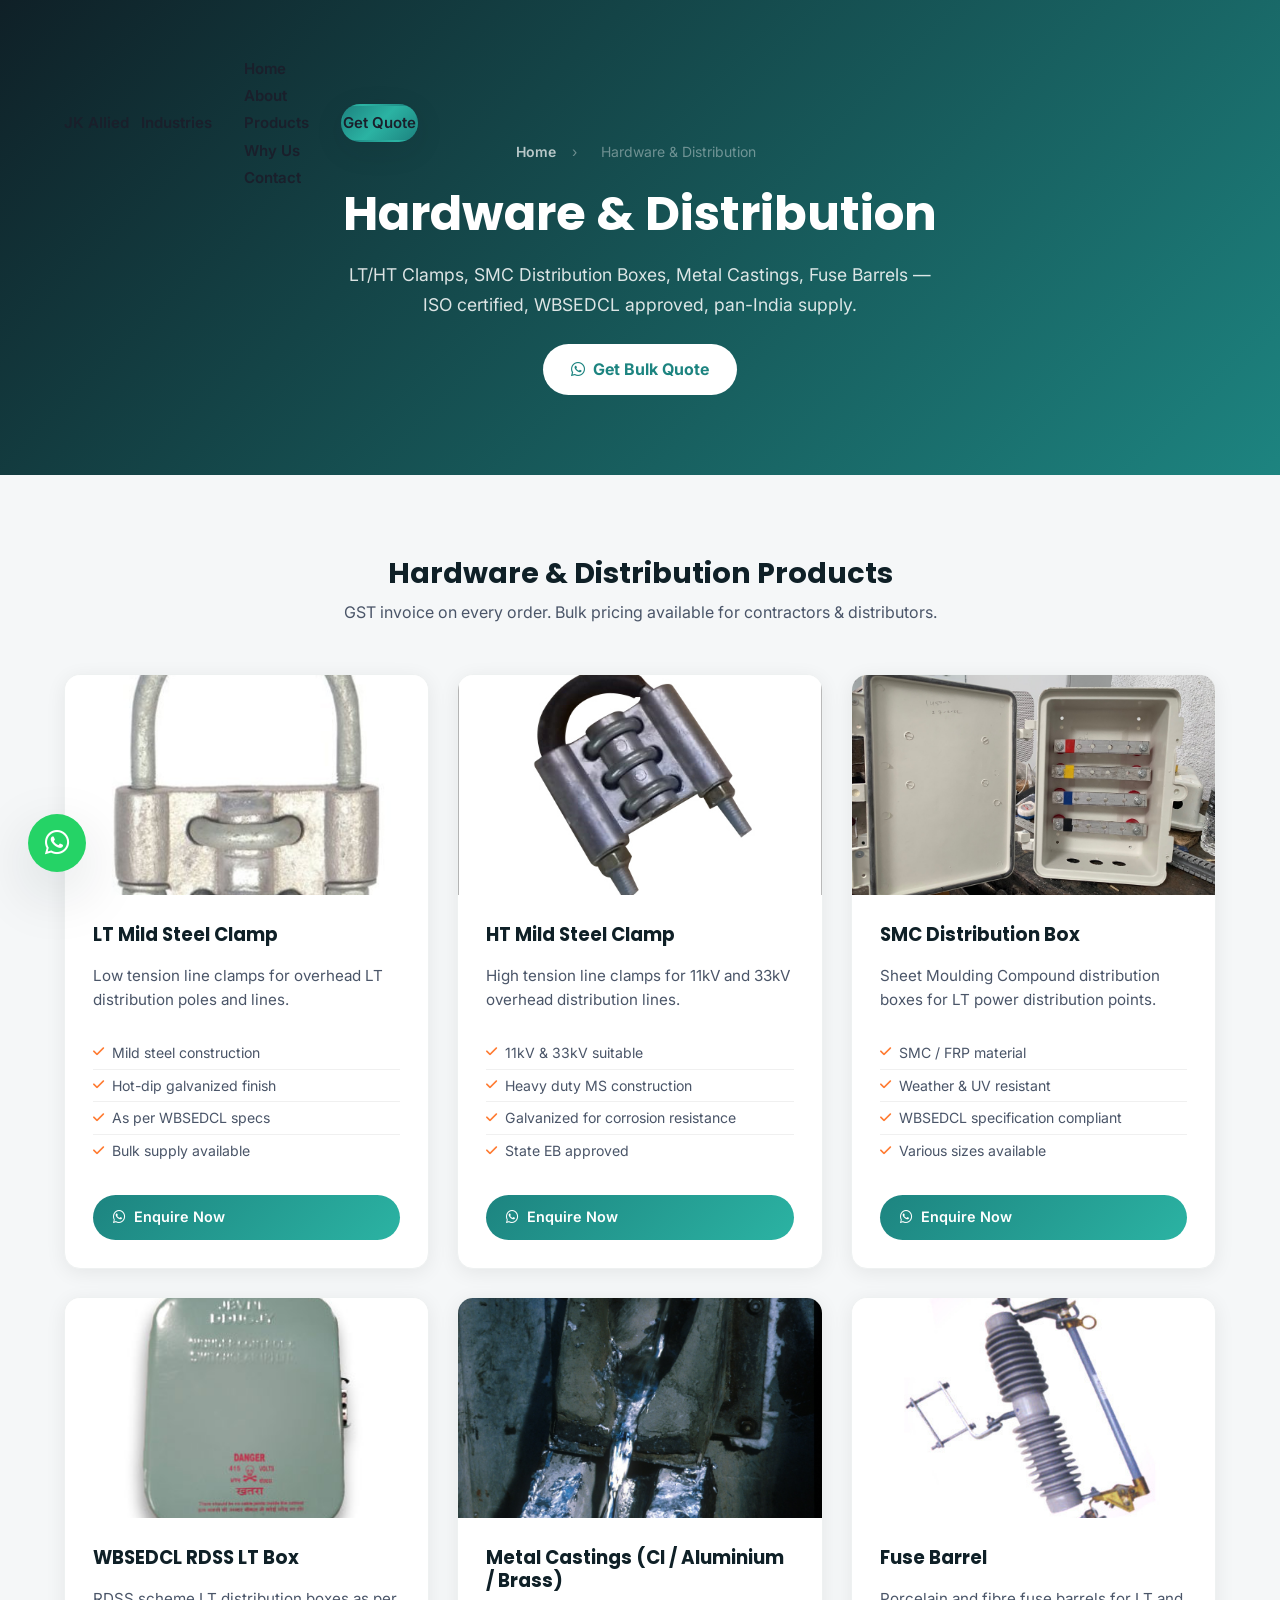
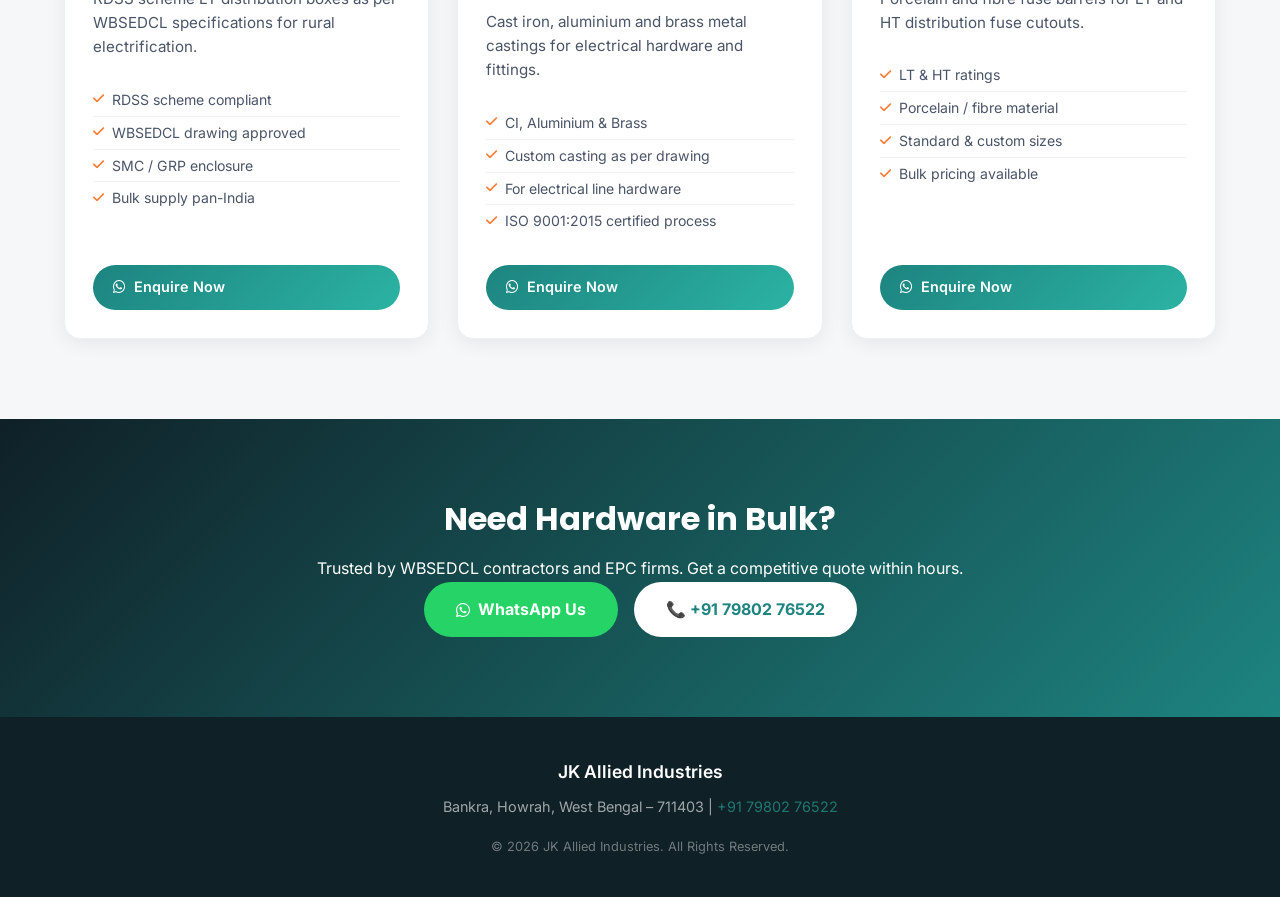
<file: hardware-distribution.html>
<!DOCTYPE html>
<html lang="en">
<head>
  <!-- Google tag (gtag.js) -->
  <script async src="https://www.googletagmanager.com/gtag/js?id=G-BWE5R9C8J9"></script>
  <script>
    window.dataLayer = window.dataLayer || [];
    function gtag(){dataLayer.push(arguments);}
    gtag('js', new Date());
    gtag('config', 'G-BWE5R9C8J9');
  </script>
<meta charset="UTF-8">
<meta name="viewport" content="width=device-width, initial-scale=1.0">
<title>Hardware & Distribution – LT HT Clamps, SMC Box, Metal Castings | JK Allied Industries</title>
<meta name="description" content="Buy LT/HT Clamps, SMC Distribution Boxes, WBSEDCL RDSS LT Boxes, Brass & Aluminium Metal Castings from JK Allied Industries – ISO certified manufacturer in Bankra, Howrah. Pan-India supply.">
<meta name="keywords" content="LT clamp HT clamp manufacturer Howrah, SMC distribution box WBSEDCL, RDSS LT box supplier, brass metal casting manufacturer, aluminium casting Howrah, fuse barrel supplier West Bengal">
<link rel="canonical" href="https://www.jkalliedindustries.com/products/hardware-distribution.html">
<meta property="og:title" content="Hardware & Distribution – Clamps, SMC Boxes, Castings | JK Allied Industries">
<meta property="og:type" content="website">
<link rel="preconnect" href="https://fonts.googleapis.com">
<link rel="preconnect" href="https://fonts.gstatic.com" crossorigin>
<link href="https://fonts.googleapis.com/css2?family=Poppins:wght@400;500;600;700;800&family=Inter:wght@400;500;600&display=swap" rel="stylesheet">
<link rel="stylesheet" href="https://cdnjs.cloudflare.com/ajax/libs/font-awesome/6.5.1/css/all.min.css">
<link rel="stylesheet" href="../style.css">
<link rel="stylesheet" href="../extra.css">
<!-- ✅ PRODUCT SCHEMA - Fixes Google Search Console Product Snippet errors -->
<script type="application/ld+json">
{
  "@context": "https://schema.org",
  "@type": "ItemList",
  "name": "Hardware & Distribution Products – JK Allied Industries",
  "url": "https://www.jkalliedindustries.com/products/hardware-distribution.html",
  "itemListElement": [
    {
      "@type": "ListItem", "position": 1,
      "item": {
        "@type": "Product",
        "name": "LT Mild Steel Clamp",
        "description": "Low tension mild steel clamps for overhead power distribution lines. GST invoice provided.",
        "brand": { "@type": "Brand", "name": "JK Allied Industries" },
        "manufacturer": { "@type": "Organization", "name": "JK Allied Industries" },
        "url": "https://www.jkalliedindustries.com/products/hardware-distribution.html",
        "offers": { "@type": "Offer", "priceCurrency": "INR", "price": "1", "availability": "https://schema.org/InStock", "seller": { "@type": "Organization", "name": "JK Allied Industries" } }
      }
    },
    {
      "@type": "ListItem", "position": 2,
      "item": {
        "@type": "Product",
        "name": "HT Mild Steel Clamp",
        "description": "High tension mild steel clamps for HT overhead power distribution lines.",
        "brand": { "@type": "Brand", "name": "JK Allied Industries" },
        "manufacturer": { "@type": "Organization", "name": "JK Allied Industries" },
        "url": "https://www.jkalliedindustries.com/products/hardware-distribution.html",
        "offers": { "@type": "Offer", "priceCurrency": "INR", "price": "1", "availability": "https://schema.org/InStock", "seller": { "@type": "Organization", "name": "JK Allied Industries" } }
      }
    },
    {
      "@type": "ListItem", "position": 3,
      "item": {
        "@type": "Product",
        "name": "SMC Distribution Box",
        "description": "SMC LT distribution boxes as per WBSEDCL specifications. ISO 9001:2015 certified.",
        "brand": { "@type": "Brand", "name": "JK Allied Industries" },
        "manufacturer": { "@type": "Organization", "name": "JK Allied Industries" },
        "url": "https://www.jkalliedindustries.com/products/hardware-distribution.html",
        "offers": { "@type": "Offer", "priceCurrency": "INR", "price": "1", "availability": "https://schema.org/InStock", "seller": { "@type": "Organization", "name": "JK Allied Industries" } }
      }
    },
    {
      "@type": "ListItem", "position": 4,
      "item": {
        "@type": "Product",
        "name": "WBSEDCL RDSS LT Box",
        "description": "WBSEDCL approved RDSS LT distribution boxes for power distribution infrastructure.",
        "brand": { "@type": "Brand", "name": "JK Allied Industries" },
        "manufacturer": { "@type": "Organization", "name": "JK Allied Industries" },
        "url": "https://www.jkalliedindustries.com/products/hardware-distribution.html",
        "offers": { "@type": "Offer", "priceCurrency": "INR", "price": "1", "availability": "https://schema.org/InStock", "seller": { "@type": "Organization", "name": "JK Allied Industries" } }
      }
    },
    {
      "@type": "ListItem", "position": 5,
      "item": {
        "@type": "Product",
        "name": "Metal Castings (CI / Aluminium / Brass)",
        "description": "Cast iron, aluminium and brass metal castings for electrical hardware and industrial applications.",
        "brand": { "@type": "Brand", "name": "JK Allied Industries" },
        "manufacturer": { "@type": "Organization", "name": "JK Allied Industries" },
        "url": "https://www.jkalliedindustries.com/products/hardware-distribution.html",
        "offers": { "@type": "Offer", "priceCurrency": "INR", "price": "1", "availability": "https://schema.org/InStock", "seller": { "@type": "Organization", "name": "JK Allied Industries" } }
      }
    },
    {
      "@type": "ListItem", "position": 6,
      "item": {
        "@type": "Product",
        "name": "Fuse Barrel",
        "description": "Fuse barrels for overhead distribution line protection systems.",
        "brand": { "@type": "Brand", "name": "JK Allied Industries" },
        "manufacturer": { "@type": "Organization", "name": "JK Allied Industries" },
        "url": "https://www.jkalliedindustries.com/products/hardware-distribution.html",
        "offers": { "@type": "Offer", "priceCurrency": "INR", "price": "1", "availability": "https://schema.org/InStock", "seller": { "@type": "Organization", "name": "JK Allied Industries" } }
      }
    }
  ]
}
</script>
<style>
.page-hero{background:linear-gradient(135deg,#0F2027 0%,#1D8480 100%);padding:140px 0 80px;text-align:center;color:#fff;}
.page-hero h1{font-size:clamp(2rem,5vw,3rem);margin-bottom:16px;}
.page-hero p{font-size:1.1rem;opacity:.85;max-width:600px;margin:0 auto 24px;}
.breadcrumb{display:flex;justify-content:center;gap:8px;font-size:14px;opacity:.7;margin-bottom:20px;}
.breadcrumb a{color:#fff;text-decoration:none;}
.products-section{padding:80px 0;background:#f5f7f8;}
.products-grid{display:grid;grid-template-columns:repeat(auto-fill,minmax(300px,1fr));gap:28px;margin-top:48px;}
.product-card{background:#fff;border-radius:16px;overflow:hidden;box-shadow:0 4px 20px rgba(0,0,0,.07);transition:all .3s ease;}
.product-card:hover{transform:translateY(-6px);box-shadow:0 12px 40px rgba(29,132,128,.18);}
.product-icon{background:linear-gradient(135deg,#FF7A30,#FFB347);padding:40px;text-align:center;font-size:48px;color:#fff;}
.product-img{width:100%;height:220px;object-fit:cover;display:block;}
.product-body{padding:28px;}
.product-body h3{font-size:1.15rem;color:#0F2027;margin-bottom:10px;}
.product-body p{color:#4a5568;font-size:.95rem;line-height:1.6;margin-bottom:16px;}
.product-specs{list-style:none;padding:0;margin-bottom:20px;}
.product-specs li{font-size:.88rem;color:#4a5568;padding:4px 0;border-bottom:1px solid #f0f0f0;display:flex;align-items:center;gap:8px;}
.product-specs li:last-child{border:none;}
.product-specs li i{color:#FF7A30;font-size:.8rem;}
.enquire-btn{display:inline-flex;align-items:center;gap:8px;background:linear-gradient(135deg,#1D8480,#2BB3A3);color:#fff;padding:10px 20px;border-radius:50px;font-size:.9rem;font-weight:600;text-decoration:none;transition:all .3s;}
.enquire-btn:hover{transform:translateY(-2px);box-shadow:0 8px 20px rgba(29,132,128,.3);}
.cta-section{background:linear-gradient(135deg,#0F2027,#1D8480);padding:80px 0;text-align:center;color:#fff;}
.cta-section h2{font-size:2rem;margin-bottom:16px;}
.cta-btns{display:flex;gap:16px;justify-content:center;flex-wrap:wrap;}
.btn-white{background:#fff;color:#1D8480;padding:14px 32px;border-radius:50px;font-weight:700;text-decoration:none;transition:all .3s;}
.btn-wa{background:#25D366;color:#fff;padding:14px 32px;border-radius:50px;font-weight:700;text-decoration:none;display:inline-flex;align-items:center;gap:8px;transition:all .3s;}
.btn-wa:hover,.btn-white:hover{transform:translateY(-3px);}
</style>
</head>
<body>

<header class="header" id="header">
  <div class="container">
    <nav class="nav">
      <a href="../index.html" class="logo"><span>JK Allied</span> Industries</a>
      <ul class="nav-links">
        <li><a href="../index.html">Home</a></li>
        <li><a href="../index.html#about">About</a></li>
        <li><a href="../index.html#categories">Products</a></li>
        <li><a href="../index.html#why-us">Why Us</a></li>
        <li><a href="../index.html#contact">Contact</a></li>
      </ul>
      <a href="../index.html#contact" class="btn btn-primary">Get Quote</a>
      <button class="hamburger" id="hamburger"><i class="fa-solid fa-bars"></i></button>
    </nav>
  </div>
</header>

<section class="page-hero">
  <div class="container">
    <div class="breadcrumb">
      <a href="../index.html">Home</a><span>›</span><span>Hardware & Distribution</span>
    </div>
    <h1>Hardware & Distribution</h1>
    <p>LT/HT Clamps, SMC Distribution Boxes, Metal Castings, Fuse Barrels — ISO certified, WBSEDCL approved, pan-India supply.</p>
    <a href="https://wa.me/917980276522" style="background:#fff;color:#1D8480;font-weight:700;border-radius:50px;padding:12px 28px;text-decoration:none;display:inline-flex;align-items:center;gap:8px;">
      <i class="fa-brands fa-whatsapp"></i> Get Bulk Quote
    </a>
  </div>
</section>

<section class="products-section">
  <div class="container">
    <h2 style="text-align:center;font-size:1.8rem;color:#0F2027;">Hardware & Distribution Products</h2>
    <p style="text-align:center;color:#4a5568;margin-top:8px;">GST invoice on every order. Bulk pricing available for contractors & distributors.</p>
    <div class="products-grid">

      <div class="product-card">
        <img class="product-img" src="../images/lt-clamp.jpg" alt="LT Mild Steel Clamp" loading="lazy">
        <div class="product-body">
          <h3>LT Mild Steel Clamp</h3>
          <p>Low tension line clamps for overhead LT distribution poles and lines.</p>
          <ul class="product-specs">
            <li><i class="fa-solid fa-check"></i> Mild steel construction</li>
            <li><i class="fa-solid fa-check"></i> Hot-dip galvanized finish</li>
            <li><i class="fa-solid fa-check"></i> As per WBSEDCL specs</li>
            <li><i class="fa-solid fa-check"></i> Bulk supply available</li>
          </ul>
          <a href="https://wa.me/917980276522?text=Hi, I need a quote for LT Clamps" class="enquire-btn"><i class="fa-brands fa-whatsapp"></i> Enquire Now</a>
        </div>
      </div>

      <div class="product-card">
        <img class="product-img" src="../images/ht-clamp.jpg" alt="HT Mild Steel Clamp" loading="lazy">
        <div class="product-body">
          <h3>HT Mild Steel Clamp</h3>
          <p>High tension line clamps for 11kV and 33kV overhead distribution lines.</p>
          <ul class="product-specs">
            <li><i class="fa-solid fa-check"></i> 11kV & 33kV suitable</li>
            <li><i class="fa-solid fa-check"></i> Heavy duty MS construction</li>
            <li><i class="fa-solid fa-check"></i> Galvanized for corrosion resistance</li>
            <li><i class="fa-solid fa-check"></i> State EB approved</li>
          </ul>
          <a href="https://wa.me/917980276522?text=Hi, I need a quote for HT Clamps" class="enquire-btn"><i class="fa-brands fa-whatsapp"></i> Enquire Now</a>
        </div>
      </div>

      <div class="product-card">
        <img class="product-img" src="../images/smc-distribution-box.jpg" alt="SMC Distribution Box" loading="lazy">
        <div class="product-body">
          <h3>SMC Distribution Box</h3>
          <p>Sheet Moulding Compound distribution boxes for LT power distribution points.</p>
          <ul class="product-specs">
            <li><i class="fa-solid fa-check"></i> SMC / FRP material</li>
            <li><i class="fa-solid fa-check"></i> Weather & UV resistant</li>
            <li><i class="fa-solid fa-check"></i> WBSEDCL specification compliant</li>
            <li><i class="fa-solid fa-check"></i> Various sizes available</li>
          </ul>
          <a href="https://wa.me/917980276522?text=Hi, I need a quote for SMC Distribution Box" class="enquire-btn"><i class="fa-brands fa-whatsapp"></i> Enquire Now</a>
        </div>
      </div>

      <div class="product-card">
        <img class="product-img" src="../images/rdss-lt-box.jpg" alt="WBSEDCL RDSS LT Box" loading="lazy">
        <div class="product-body">
          <h3>WBSEDCL RDSS LT Box</h3>
          <p>RDSS scheme LT distribution boxes as per WBSEDCL specifications for rural electrification.</p>
          <ul class="product-specs">
            <li><i class="fa-solid fa-check"></i> RDSS scheme compliant</li>
            <li><i class="fa-solid fa-check"></i> WBSEDCL drawing approved</li>
            <li><i class="fa-solid fa-check"></i> SMC / GRP enclosure</li>
            <li><i class="fa-solid fa-check"></i> Bulk supply pan-India</li>
          </ul>
          <a href="https://wa.me/917980276522?text=Hi, I need a quote for RDSS LT Box" class="enquire-btn"><i class="fa-brands fa-whatsapp"></i> Enquire Now</a>
        </div>
      </div>

      <div class="product-card">
        <img class="product-img" src="../images/metal-casting.jpg" alt="Metal Castings CI Aluminium Brass" loading="lazy">
        <div class="product-body">
          <h3>Metal Castings (CI / Aluminium / Brass)</h3>
          <p>Cast iron, aluminium and brass metal castings for electrical hardware and fittings.</p>
          <ul class="product-specs">
            <li><i class="fa-solid fa-check"></i> CI, Aluminium & Brass</li>
            <li><i class="fa-solid fa-check"></i> Custom casting as per drawing</li>
            <li><i class="fa-solid fa-check"></i> For electrical line hardware</li>
            <li><i class="fa-solid fa-check"></i> ISO 9001:2015 certified process</li>
          </ul>
          <a href="https://wa.me/917980276522?text=Hi, I need a quote for Metal Castings" class="enquire-btn"><i class="fa-brands fa-whatsapp"></i> Enquire Now</a>
        </div>
      </div>

      <div class="product-card">
        <img class="product-img" src="../images/do-fuse-set-2.jpg" alt="Fuse Barrel" loading="lazy">
        <div class="product-body">
          <h3>Fuse Barrel</h3>
          <p>Porcelain and fibre fuse barrels for LT and HT distribution fuse cutouts.</p>
          <ul class="product-specs">
            <li><i class="fa-solid fa-check"></i> LT & HT ratings</li>
            <li><i class="fa-solid fa-check"></i> Porcelain / fibre material</li>
            <li><i class="fa-solid fa-check"></i> Standard & custom sizes</li>
            <li><i class="fa-solid fa-check"></i> Bulk pricing available</li>
          </ul>
          <a href="https://wa.me/917980276522?text=Hi, I need a quote for Fuse Barrels" class="enquire-btn"><i class="fa-brands fa-whatsapp"></i> Enquire Now</a>
        </div>
      </div>

    </div>
  </div>
</section>

<section class="cta-section">
  <div class="container">
    <h2>Need Hardware in Bulk?</h2>
    <p>Trusted by WBSEDCL contractors and EPC firms. Get a competitive quote within hours.</p>
    <div class="cta-btns">
      <a href="https://wa.me/917980276522?text=Hi, I need bulk hardware quote" class="btn-wa"><i class="fa-brands fa-whatsapp"></i> WhatsApp Us</a>
      <a href="tel:+917980276522" class="btn-white">📞 +91 79802 76522</a>
    </div>
  </div>
</section>

<footer style="background:#0F2027;color:#fff;padding:40px 0;text-align:center;">
  <div class="container">
    <p style="margin-bottom:8px;font-weight:600;font-size:1.1rem;">JK Allied Industries</p>
    <p style="opacity:.6;font-size:.9rem;">Bankra, Howrah, West Bengal – 711403 | <a href="tel:+917980276522" style="color:#2BB3A3;">+91 79802 76522</a></p>
    <p style="opacity:.4;font-size:.8rem;margin-top:16px;">© 2026 JK Allied Industries. All Rights Reserved.</p>
  </div>
</footer>

<a href="https://wa.me/917980276522" class="whatsapp-float" target="_blank" rel="noopener" aria-label="WhatsApp"><i class="fa-brands fa-whatsapp"></i></a>
<script src="../script.js"></script>
</body>
</html>
</file>
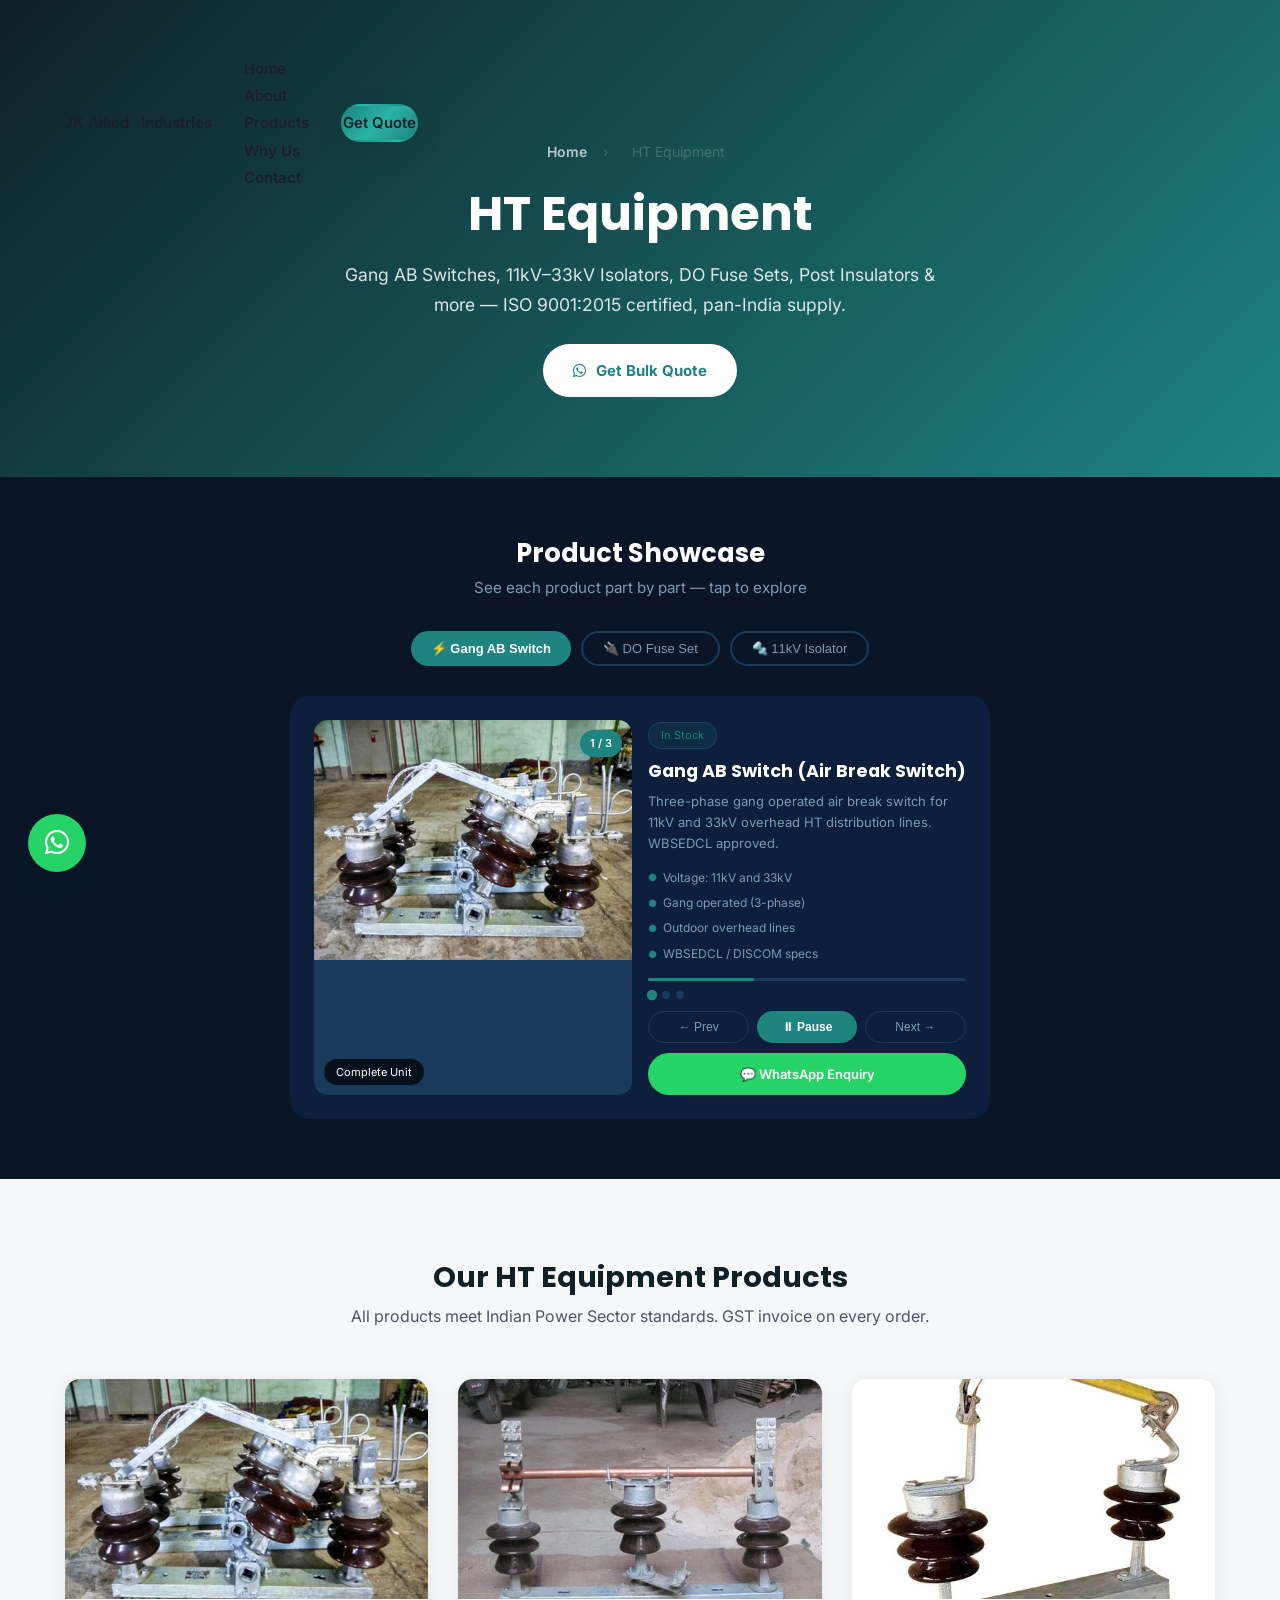
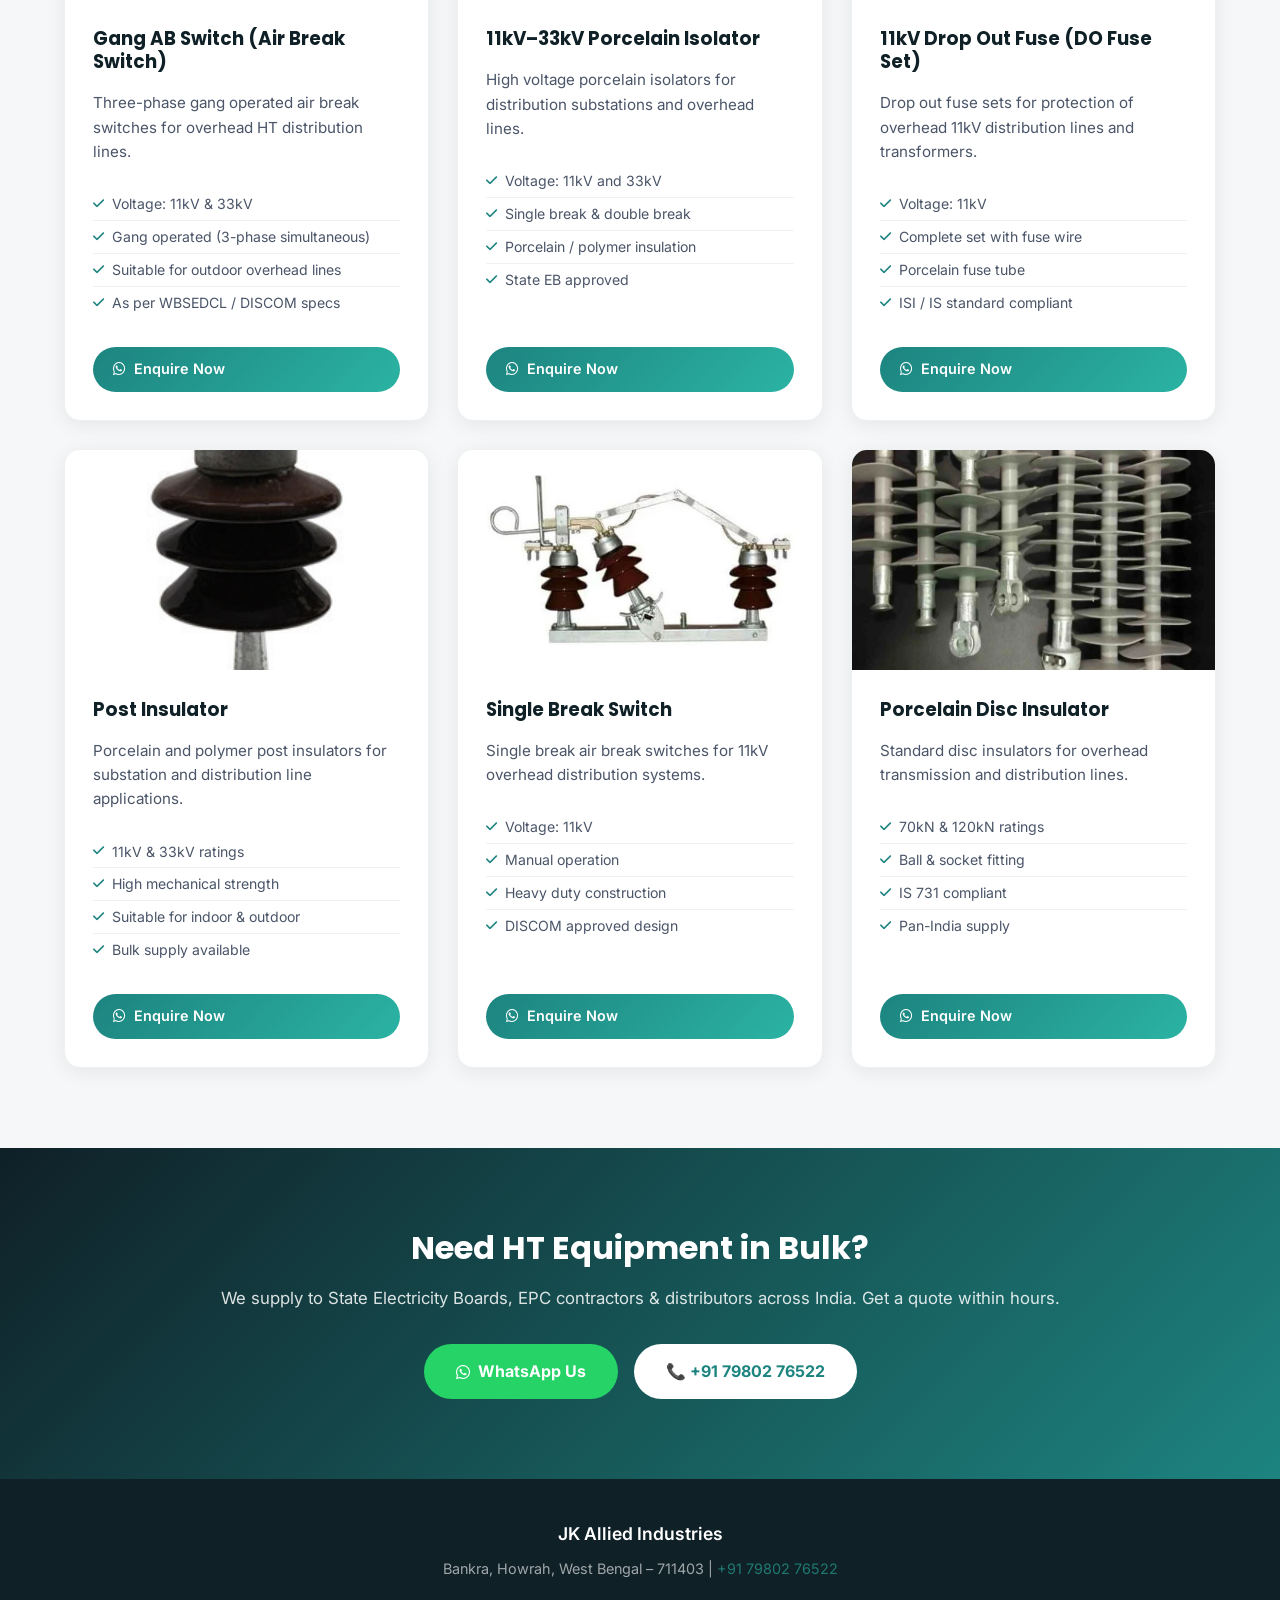
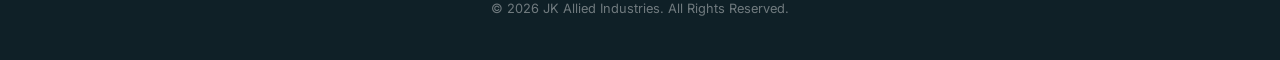
<file: ht-equipment.html>
<!DOCTYPE html>
<html lang="en">
<head>
  <!-- Google tag (gtag.js) -->
  <script async src="https://www.googletagmanager.com/gtag/js?id=G-BWE5R9C8J9"></script>
  <script>
    window.dataLayer = window.dataLayer || [];
    function gtag(){dataLayer.push(arguments);}
    gtag('js', new Date());
    gtag('config', 'G-BWE5R9C8J9');
  </script>
<meta charset="UTF-8">
<meta name="viewport" content="width=device-width, initial-scale=1.0">
<title>HT Equipment – Gang AB Switch, 11kV 33kV Isolator, DO Fuse | JK Allied Industries</title>
<meta name="description" content="Buy Gang AB Switches, 11kV–33kV Isolators, Drop Out Fuse Sets, Post Insulators from JK Allied Industries – ISO 9001:2015 certified manufacturer in Bankra, Howrah. Pan-India supply.">
<meta name="keywords" content="Gang AB switch manufacturer Howrah, 11kV isolator West Bengal, 33kV air break switch, DO fuse set manufacturer, drop out fuse 11kV, porcelain isolator supplier India, HT equipment manufacturer Bankra">
<link rel="canonical" href="https://www.jkalliedindustries.com/products/ht-equipment.html">
<meta property="og:title" content="HT Equipment – Gang AB Switch, Isolator, DO Fuse | JK Allied Industries">
<meta property="og:description" content="ISO certified manufacturer of 11kV–33kV HT Equipment. Gang AB Switches, Isolators, DO Fuse Sets. Pan-India supply from Bankra, Howrah.">
<meta property="og:type" content="website">
<meta property="og:url" content="https://www.jkalliedindustries.com/products/ht-equipment.html">
<link rel="preconnect" href="https://fonts.googleapis.com">
<link rel="preconnect" href="https://fonts.gstatic.com" crossorigin>
<link href="https://fonts.googleapis.com/css2?family=Poppins:wght@400;500;600;700;800&family=Inter:wght@400;500;600&display=swap" rel="stylesheet">
<link rel="stylesheet" href="https://cdnjs.cloudflare.com/ajax/libs/font-awesome/6.5.1/css/all.min.css">
<link rel="stylesheet" href="../style.css">
<link rel="stylesheet" href="../extra.css">
<!-- ✅ PRODUCT SCHEMA - Fixes Google Search Console Product Snippet errors -->
<script type="application/ld+json">
{
  "@context": "https://schema.org",
  "@type": "ItemList",
  "name": "HT Equipment – JK Allied Industries",
  "url": "https://www.jkalliedindustries.com/products/ht-equipment.html",
  "itemListElement": [
    {
      "@type": "ListItem", "position": 1,
      "item": {
        "@type": "Product",
        "name": "Gang AB Switch (Air Break Switch)",
        "description": "11kV and 33kV Gang Air Break Switches for overhead transmission lines. ISO 9001:2015 certified. Pan-India supply.",
        "brand": { "@type": "Brand", "name": "JK Allied Industries" },
        "manufacturer": { "@type": "Organization", "name": "JK Allied Industries" },
        "url": "https://www.jkalliedindustries.com/products/ht-equipment.html",
        "offers": { "@type": "Offer", "priceCurrency": "INR", "price": "1", "priceSpecification": { "@type": "PriceSpecification", "priceCurrency": "INR", "minPrice": "1" }, "availability": "https://schema.org/InStock", "seller": { "@type": "Organization", "name": "JK Allied Industries" } }
      }
    },
    {
      "@type": "ListItem", "position": 2,
      "item": {
        "@type": "Product",
        "name": "11kV–33kV Porcelain Isolator",
        "description": "High voltage porcelain isolators for distribution substations. 11kV and 33kV ratings. ISO certified.",
        "brand": { "@type": "Brand", "name": "JK Allied Industries" },
        "manufacturer": { "@type": "Organization", "name": "JK Allied Industries" },
        "url": "https://www.jkalliedindustries.com/products/ht-equipment.html",
        "offers": { "@type": "Offer", "priceCurrency": "INR", "price": "1", "availability": "https://schema.org/InStock", "seller": { "@type": "Organization", "name": "JK Allied Industries" } }
      }
    },
    {
      "@type": "ListItem", "position": 3,
      "item": {
        "@type": "Product",
        "name": "11kV Drop Out Fuse (DO Fuse Set)",
        "description": "11kV Drop Out Fuse Sets for overhead distribution lines. WBSEDCL approved. Pan-India supply.",
        "brand": { "@type": "Brand", "name": "JK Allied Industries" },
        "manufacturer": { "@type": "Organization", "name": "JK Allied Industries" },
        "url": "https://www.jkalliedindustries.com/products/ht-equipment.html",
        "offers": { "@type": "Offer", "priceCurrency": "INR", "price": "1", "availability": "https://schema.org/InStock", "seller": { "@type": "Organization", "name": "JK Allied Industries" } }
      }
    },
    {
      "@type": "ListItem", "position": 4,
      "item": {
        "@type": "Product",
        "name": "Post Insulator",
        "description": "High-quality post insulators for HT transmission and distribution lines.",
        "brand": { "@type": "Brand", "name": "JK Allied Industries" },
        "manufacturer": { "@type": "Organization", "name": "JK Allied Industries" },
        "url": "https://www.jkalliedindustries.com/products/ht-equipment.html",
        "offers": { "@type": "Offer", "priceCurrency": "INR", "price": "1", "availability": "https://schema.org/InStock", "seller": { "@type": "Organization", "name": "JK Allied Industries" } }
      }
    },
    {
      "@type": "ListItem", "position": 5,
      "item": {
        "@type": "Product",
        "name": "Single Break Switch",
        "description": "Single break air break switches for overhead HT distribution lines.",
        "brand": { "@type": "Brand", "name": "JK Allied Industries" },
        "manufacturer": { "@type": "Organization", "name": "JK Allied Industries" },
        "url": "https://www.jkalliedindustries.com/products/ht-equipment.html",
        "offers": { "@type": "Offer", "priceCurrency": "INR", "price": "1", "availability": "https://schema.org/InStock", "seller": { "@type": "Organization", "name": "JK Allied Industries" } }
      }
    },
    {
      "@type": "ListItem", "position": 6,
      "item": {
        "@type": "Product",
        "name": "Porcelain Disc Insulator",
        "description": "Porcelain disc insulators for overhead power lines and substations.",
        "brand": { "@type": "Brand", "name": "JK Allied Industries" },
        "manufacturer": { "@type": "Organization", "name": "JK Allied Industries" },
        "url": "https://www.jkalliedindustries.com/products/ht-equipment.html",
        "offers": { "@type": "Offer", "priceCurrency": "INR", "price": "1", "availability": "https://schema.org/InStock", "seller": { "@type": "Organization", "name": "JK Allied Industries" } }
      }
    }
  ]
}
</script>
<style>
.page-hero{background:linear-gradient(135deg,#0F2027 0%,#1D8480 100%);padding:140px 0 80px;text-align:center;color:#fff;}
.page-hero h1{font-size:clamp(2rem,5vw,3rem);margin-bottom:16px;}
.page-hero p{font-size:1.1rem;opacity:.85;max-width:600px;margin:0 auto 24px;}
.breadcrumb{display:flex;justify-content:center;gap:8px;font-size:14px;opacity:.7;margin-bottom:20px;}
.breadcrumb a{color:#fff;text-decoration:none;}
.breadcrumb span{opacity:.5;}
.products-section{padding:80px 0;background:#f5f7f8;}
.products-grid{display:grid;grid-template-columns:repeat(auto-fill,minmax(300px,1fr));gap:28px;margin-top:48px;}
.product-card{background:#fff;border-radius:16px;overflow:hidden;box-shadow:0 4px 20px rgba(0,0,0,.07);transition:all .3s ease;}
.product-card:hover{transform:translateY(-6px);box-shadow:0 12px 40px rgba(29,132,128,.18);}
.product-icon{background:linear-gradient(135deg,#1D8480,#2BB3A3);padding:40px;text-align:center;font-size:48px;color:#fff;}
.product-img{width:100%;height:220px;object-fit:cover;display:block;}
.product-body{padding:28px;}
.product-body h3{font-size:1.15rem;color:#0F2027;margin-bottom:10px;}
.product-body p{color:#4a5568;font-size:.95rem;line-height:1.6;margin-bottom:16px;}
.product-specs{list-style:none;padding:0;margin-bottom:20px;}
.product-specs li{font-size:.88rem;color:#4a5568;padding:4px 0;border-bottom:1px solid #f0f0f0;display:flex;align-items:center;gap:8px;}
.product-specs li:last-child{border:none;}
.product-specs li i{color:#1D8480;font-size:.8rem;}
.enquire-btn{display:inline-flex;align-items:center;gap:8px;background:linear-gradient(135deg,#1D8480,#2BB3A3);color:#fff;padding:10px 20px;border-radius:50px;font-size:.9rem;font-weight:600;text-decoration:none;transition:all .3s;}
.enquire-btn:hover{transform:translateY(-2px);box-shadow:0 8px 20px rgba(29,132,128,.3);}
.cta-section{background:linear-gradient(135deg,#0F2027,#1D8480);padding:80px 0;text-align:center;color:#fff;}
.cta-section h2{font-size:2rem;margin-bottom:16px;}
.cta-section p{opacity:.85;margin-bottom:32px;font-size:1.05rem;}
.cta-btns{display:flex;gap:16px;justify-content:center;flex-wrap:wrap;}
.btn-white{background:#fff;color:#1D8480;padding:14px 32px;border-radius:50px;font-weight:700;text-decoration:none;transition:all .3s;}
.btn-white:hover{transform:translateY(-3px);box-shadow:0 10px 30px rgba(0,0,0,.2);}
.btn-wa{background:#25D366;color:#fff;padding:14px 32px;border-radius:50px;font-weight:700;text-decoration:none;display:inline-flex;align-items:center;gap:8px;transition:all .3s;}
.btn-wa:hover{transform:translateY(-3px);}
</style>
</head>
<body>

<!-- Header -->
<header class="header" id="header">
  <div class="container">
    <nav class="nav">
      <a href="../index.html" class="logo"><span>JK Allied</span> Industries</a>
      <ul class="nav-links">
        <li><a href="../index.html">Home</a></li>
        <li><a href="../index.html#about">About</a></li>
        <li><a href="../index.html#categories">Products</a></li>
        <li><a href="../index.html#why-us">Why Us</a></li>
        <li><a href="../index.html#contact">Contact</a></li>
      </ul>
      <a href="../index.html#contact" class="btn btn-primary">Get Quote</a>
      <button class="hamburger" id="hamburger"><i class="fa-solid fa-bars"></i></button>
    </nav>
  </div>
</header>

<!-- Page Hero -->
<section class="page-hero">
  <div class="container">
    <div class="breadcrumb">
      <a href="../index.html">Home</a>
      <span>›</span>
      <span>HT Equipment</span>
    </div>
    <h1>HT Equipment</h1>
    <p>Gang AB Switches, 11kV–33kV Isolators, DO Fuse Sets, Post Insulators & more — ISO 9001:2015 certified, pan-India supply.</p>
    <a href="https://wa.me/917980276522" class="btn btn-white" style="background:#fff;color:#1D8480;font-weight:700;border-radius:50px;padding:12px 28px;text-decoration:none;">
      <i class="fa-brands fa-whatsapp"></i> Get Bulk Quote
    </a>
  </div>
</section>

<!-- ✅ ANIMATED PRODUCT SHOWCASE -->
<section style="background:#0a1628;padding:60px 0;">
  <div class="container">
    <h2 style="text-align:center;color:#fff;font-size:1.6rem;margin-bottom:6px;">Product Showcase</h2>
    <p style="text-align:center;color:#7a9bb5;font-size:0.95rem;margin-bottom:30px;">See each product part by part — tap to explore</p>

    <!-- Showcase Tabs -->
    <div style="display:flex;gap:10px;justify-content:center;flex-wrap:wrap;margin-bottom:30px;">
      <button onclick="loadShowcase('ab')" id="tab-ab" style="padding:8px 20px;border-radius:50px;border:none;background:#1D8480;color:#fff;font-size:13px;cursor:pointer;font-weight:600;">⚡ Gang AB Switch</button>
      <button onclick="loadShowcase('fuse')" id="tab-fuse" style="padding:8px 20px;border-radius:50px;border:2px solid #1a3a5c;background:transparent;color:#7a9bb5;font-size:13px;cursor:pointer;">🔌 DO Fuse Set</button>
      <button onclick="loadShowcase('iso')" id="tab-iso" style="padding:8px 20px;border-radius:50px;border:2px solid #1a3a5c;background:transparent;color:#7a9bb5;font-size:13px;cursor:pointer;">🔩 11kV Isolator</button>
    </div>

    <!-- Stage -->
    <div style="background:#0d1f3c;border-radius:20px;padding:24px;max-width:700px;margin:0 auto;">
      <div style="display:flex;gap:16px;align-items:stretch;flex-wrap:wrap;">

        <!-- Image Panel -->
        <div style="flex:1;min-width:240px;border-radius:14px;overflow:hidden;background:#1a3a5c;position:relative;min-height:240px;">
          <img id="sc-img" src="../images/gang-ab-switch.jpg" alt="Product" style="width:100%;height:240px;object-fit:cover;display:block;transition:opacity 0.5s ease;"/>
          <div id="sc-part-badge" style="position:absolute;bottom:10px;left:10px;background:rgba(0,0,0,0.7);color:#fff;font-size:11px;padding:4px 12px;border-radius:20px;backdrop-filter:blur(4px);">Complete Unit</div>
          <div id="sc-num" style="position:absolute;top:10px;right:10px;background:#1D8480;color:#fff;font-size:11px;padding:4px 10px;border-radius:20px;font-weight:600;">1 / 3</div>
        </div>

        <!-- Info Panel -->
        <div style="flex:1;min-width:200px;display:flex;flex-direction:column;justify-content:space-between;">
          <div>
            <div id="sc-tag" style="display:inline-block;background:#1D848020;color:#1D8480;font-size:11px;padding:3px 12px;border-radius:20px;margin-bottom:10px;border:1px solid #1D848050;">In Stock</div>
            <h3 id="sc-title" style="color:#fff;font-size:1.1rem;margin-bottom:8px;line-height:1.4;">Gang AB Switch (Air Break Switch)</h3>
            <p id="sc-desc" style="color:#7a9bb5;font-size:13px;line-height:1.6;margin-bottom:14px;">Three-phase gang operated air break switch for 11kV and 33kV overhead HT distribution lines. WBSEDCL approved.</p>
            <div id="sc-specs" style="display:flex;flex-direction:column;gap:5px;"></div>
          </div>
          <div>
            <!-- Progress -->
            <div style="background:#1a3a5c;border-radius:3px;height:3px;margin:14px 0 10px;">
              <div id="sc-progress" style="height:100%;background:#1D8480;border-radius:3px;width:33%;transition:width 0.4s ease;"></div>
            </div>
            <!-- Dots -->
            <div id="sc-dots" style="display:flex;gap:6px;margin-bottom:12px;"></div>
            <!-- Controls -->
            <div style="display:flex;gap:8px;">
              <button onclick="scPrev()" style="flex:1;padding:8px;border-radius:50px;border:1px solid #1a3a5c;background:transparent;color:#7a9bb5;font-size:12px;cursor:pointer;">← Prev</button>
              <button id="sc-play" onclick="scToggle()" style="flex:1;padding:8px;border-radius:50px;border:none;background:#1D8480;color:#fff;font-size:12px;cursor:pointer;font-weight:600;">⏸ Pause</button>
              <button onclick="scNext()" style="flex:1;padding:8px;border-radius:50px;border:1px solid #1a3a5c;background:transparent;color:#7a9bb5;font-size:12px;cursor:pointer;">Next →</button>
            </div>
            <a href="https://wa.me/917980276522?text=Hi, I need a quote for this product" style="display:block;margin-top:10px;text-align:center;background:#25D366;color:#fff;padding:10px;border-radius:50px;font-size:13px;font-weight:600;text-decoration:none;">💬 WhatsApp Enquiry</a>
          </div>
        </div>
      </div>
    </div>
  </div>
</section>

<script>
const showcases = {
  ab: {
    parts: [
      { img: '../images/gang-ab-switch.jpg', part: 'Complete Unit', title: 'Gang AB Switch (Air Break Switch)', desc: 'Three-phase gang operated air break switch for 11kV and 33kV overhead HT distribution lines. WBSEDCL approved.', specs: ['Voltage: 11kV and 33kV', 'Gang operated (3-phase)', 'Outdoor overhead lines', 'WBSEDCL / DISCOM specs'] },
      { img: '../images/gang-ab-switch-2.jpg', part: 'Assembled View', title: 'Gang AB Switch — Assembled', desc: 'Full assembly showing porcelain insulators, copper connectors, GI frame, and operating mechanism ready for installation.', specs: ['Porcelain insulators', 'Copper bus bar', 'GI galvanized frame', 'Pan-India supply'] },
      { img: '../images/overhead-line.jpg', part: 'Installed on Line', title: 'Installation on Overhead Line', desc: 'Gang AB Switch installed on 11kV overhead distribution line with disc insulators and strain hardware fittings.', specs: ['Pole-top mounting', 'Complete hardware included', 'Weather-proof design', 'ISO 9001:2015 certified'] }
    ]
  },
  fuse: {
    parts: [
      { img: '../images/do-fuse-set.jpg', part: 'Complete DO Fuse Set', title: '11kV Drop Out Fuse (DO Fuse Set)', desc: 'Complete 11kV Drop Out Fuse Set with polymer insulators, fuse carrier, and mounting hardware. WBSEDCL approved.', specs: ['Voltage: 11kV', 'Polymer / Porcelain insulator', 'Complete set with fuse wire', 'ISI / DISCOM compliant'] },
      { img: '../images/do-fuse-set-2.jpg', part: 'Fuse Carrier Detail', title: 'DO Fuse — Fuse Carrier & Barrel', desc: 'Fuse barrel and carrier assembly ensures reliable overcurrent protection. Easy replacement in the field.', specs: ['Drop-out mechanism', 'Fuse barrel included', 'Field replaceable', 'Bulk orders available'] },
      { img: '../images/11kv-isolator.jpg', part: 'With Isolator', title: 'DO Fuse with Isolator Assembly', desc: 'Complete protection assembly with DO Fuse and Isolator for substation and overhead line protection.', specs: ['Combined protection', 'Substation application', 'Pan-India supply', 'GST invoice provided'] }
    ]
  },
  iso: {
    parts: [
      { img: '../images/11kv-isolator.jpg', part: 'Complete Isolator', title: '11kV–33kV Porcelain Isolator', desc: 'Single and double break porcelain isolators for 11kV and 33kV distribution substations. State EB approved.', specs: ['Voltage: 11kV and 33kV', 'Single and double break', 'State EB / DISCOM approved', 'ISO 9001:2015 certified'] },
      { img: '../images/post-insulator.jpg', part: 'Post Insulator', title: 'Post Insulator (HT / LT)', desc: 'High dielectric strength porcelain post insulators for overhead power lines and substation bus bars.', specs: ['High dielectric strength', 'Weather resistant glaze', 'HT and LT application', 'IS standard compliant'] },
      { img: '../images/disc-insulator.jpg', part: 'Disc Insulator', title: 'Porcelain Disc Insulator', desc: 'String disc insulators for high voltage overhead transmission and distribution lines. Bulk supply available.', specs: ['For HV overhead lines', 'String assembly', 'Bulk supply available', 'Pan-India delivery'] }
    ]
  }
};

let scCurrent = 0;
let scActive = 'ab';
let scPlaying = true;
let scTimer = null;

function loadShowcase(type) {
  scActive = type;
  scCurrent = 0;
  ['ab','fuse','iso'].forEach(t => {
    const btn = document.getElementById('tab-'+t);
    if(btn) { btn.style.background = t===type ? '#1D8480' : 'transparent'; btn.style.color = t===type ? '#fff' : '#7a9bb5'; btn.style.border = t===type ? 'none' : '2px solid #1a3a5c'; }
  });
  scShow();
  if(scPlaying) scStart();
}

function scShow() {
  const data = showcases[scActive];
  const p = data.parts[scCurrent];
  const img = document.getElementById('sc-img');
  img.style.opacity = '0';
  setTimeout(() => {
    img.src = p.img;
    img.onload = () => { img.style.opacity = '1'; };
    img.style.opacity = '1';
  }, 300);
  document.getElementById('sc-part-badge').textContent = p.part;
  document.getElementById('sc-num').textContent = (scCurrent+1) + ' / ' + data.parts.length;
  document.getElementById('sc-title').textContent = p.title;
  document.getElementById('sc-desc').textContent = p.desc;
  document.getElementById('sc-progress').style.width = ((scCurrent+1)/data.parts.length*100)+'%';
  const specsEl = document.getElementById('sc-specs');
  specsEl.innerHTML = p.specs.map(s => `<div style="display:flex;align-items:center;gap:6px;font-size:12px;color:#7a9bb5;"><span style="color:#1D8480;font-size:10px;">●</span>${s}</div>`).join('');
  const dots = document.getElementById('sc-dots');
  dots.innerHTML = data.parts.map((_,i) => `<div onclick="scGo(${i})" style="width:8px;height:8px;border-radius:50%;background:${i===scCurrent?'#1D8480':'#1a3a5c'};cursor:pointer;transition:all 0.3s;transform:scale(${i===scCurrent?1.3:1});"></div>`).join('');
}

function scGo(i) { scCurrent = i; scShow(); }
function scNext() { scCurrent = (scCurrent+1) % showcases[scActive].parts.length; scShow(); }
function scPrev() { scCurrent = (scCurrent-1+showcases[scActive].parts.length) % showcases[scActive].parts.length; scShow(); }
function scToggle() { scPlaying = !scPlaying; document.getElementById('sc-play').textContent = scPlaying ? '⏸ Pause' : '▶ Play'; scPlaying ? scStart() : clearInterval(scTimer); }
function scStart() { clearInterval(scTimer); scTimer = setInterval(scNext, 3000); }

loadShowcase('ab');
</script>

<!-- Products -->
<section class="products-section">
  <div class="container">
    <h2 style="text-align:center;font-size:1.8rem;color:#0F2027;">Our HT Equipment Products</h2>
    <p style="text-align:center;color:#4a5568;margin-top:8px;">All products meet Indian Power Sector standards. GST invoice on every order.</p>
    <div class="products-grid">

      <div class="product-card">
        <img class="product-img" src="../images/gang-ab-switch.jpg" alt="Gang AB Switch Air Break Switch" loading="lazy">
        <div class="product-body">
          <h3>Gang AB Switch (Air Break Switch)</h3>
          <p>Three-phase gang operated air break switches for overhead HT distribution lines.</p>
          <ul class="product-specs">
            <li><i class="fa-solid fa-check"></i> Voltage: 11kV & 33kV</li>
            <li><i class="fa-solid fa-check"></i> Gang operated (3-phase simultaneous)</li>
            <li><i class="fa-solid fa-check"></i> Suitable for outdoor overhead lines</li>
            <li><i class="fa-solid fa-check"></i> As per WBSEDCL / DISCOM specs</li>
          </ul>
          <a href="https://wa.me/917980276522?text=Hi, I need a quote for Gang AB Switch" class="enquire-btn"><i class="fa-brands fa-whatsapp"></i> Enquire Now</a>
        </div>
      </div>

      <div class="product-card">
        <img class="product-img" src="../images/11kv-isolator.jpg" alt="11kV 33kV Porcelain Isolator" loading="lazy">
        <div class="product-body">
          <h3>11kV–33kV Porcelain Isolator</h3>
          <p>High voltage porcelain isolators for distribution substations and overhead lines.</p>
          <ul class="product-specs">
            <li><i class="fa-solid fa-check"></i> Voltage: 11kV and 33kV</li>
            <li><i class="fa-solid fa-check"></i> Single break & double break</li>
            <li><i class="fa-solid fa-check"></i> Porcelain / polymer insulation</li>
            <li><i class="fa-solid fa-check"></i> State EB approved</li>
          </ul>
          <a href="https://wa.me/917980276522?text=Hi, I need a quote for 11kV/33kV Isolator" class="enquire-btn"><i class="fa-brands fa-whatsapp"></i> Enquire Now</a>
        </div>
      </div>

      <div class="product-card">
        <img class="product-img" src="../images/do-fuse-set.jpg" alt="11kV Drop Out Fuse DO Fuse Set" loading="lazy">
        <div class="product-body">
          <h3>11kV Drop Out Fuse (DO Fuse Set)</h3>
          <p>Drop out fuse sets for protection of overhead 11kV distribution lines and transformers.</p>
          <ul class="product-specs">
            <li><i class="fa-solid fa-check"></i> Voltage: 11kV</li>
            <li><i class="fa-solid fa-check"></i> Complete set with fuse wire</li>
            <li><i class="fa-solid fa-check"></i> Porcelain fuse tube</li>
            <li><i class="fa-solid fa-check"></i> ISI / IS standard compliant</li>
          </ul>
          <a href="https://wa.me/917980276522?text=Hi, I need a quote for 11kV DO Fuse Set" class="enquire-btn"><i class="fa-brands fa-whatsapp"></i> Enquire Now</a>
        </div>
      </div>

      <div class="product-card">
        <img class="product-img" src="../images/post-insulator.jpg" alt="Post Insulator" loading="lazy">
        <div class="product-body">
          <h3>Post Insulator</h3>
          <p>Porcelain and polymer post insulators for substation and distribution line applications.</p>
          <ul class="product-specs">
            <li><i class="fa-solid fa-check"></i> 11kV & 33kV ratings</li>
            <li><i class="fa-solid fa-check"></i> High mechanical strength</li>
            <li><i class="fa-solid fa-check"></i> Suitable for indoor & outdoor</li>
            <li><i class="fa-solid fa-check"></i> Bulk supply available</li>
          </ul>
          <a href="https://wa.me/917980276522?text=Hi, I need a quote for Post Insulators" class="enquire-btn"><i class="fa-brands fa-whatsapp"></i> Enquire Now</a>
        </div>
      </div>

      <div class="product-card">
        <img class="product-img" src="../images/single-break-switch.jpg" alt="Single Break Switch" loading="lazy">
        <div class="product-body">
          <h3>Single Break Switch</h3>
          <p>Single break air break switches for 11kV overhead distribution systems.</p>
          <ul class="product-specs">
            <li><i class="fa-solid fa-check"></i> Voltage: 11kV</li>
            <li><i class="fa-solid fa-check"></i> Manual operation</li>
            <li><i class="fa-solid fa-check"></i> Heavy duty construction</li>
            <li><i class="fa-solid fa-check"></i> DISCOM approved design</li>
          </ul>
          <a href="https://wa.me/917980276522?text=Hi, I need a quote for Single Break Switch" class="enquire-btn"><i class="fa-brands fa-whatsapp"></i> Enquire Now</a>
        </div>
      </div>

      <div class="product-card">
        <img class="product-img" src="../images/disc-insulator.jpg" alt="Porcelain Disc Insulator" loading="lazy">
        <div class="product-body">
          <h3>Porcelain Disc Insulator</h3>
          <p>Standard disc insulators for overhead transmission and distribution lines.</p>
          <ul class="product-specs">
            <li><i class="fa-solid fa-check"></i> 70kN & 120kN ratings</li>
            <li><i class="fa-solid fa-check"></i> Ball & socket fitting</li>
            <li><i class="fa-solid fa-check"></i> IS 731 compliant</li>
            <li><i class="fa-solid fa-check"></i> Pan-India supply</li>
          </ul>
          <a href="https://wa.me/917980276522?text=Hi, I need a quote for Disc Insulators" class="enquire-btn"><i class="fa-brands fa-whatsapp"></i> Enquire Now</a>
        </div>
      </div>

    </div>
  </div>
</section>

<!-- CTA -->
<section class="cta-section">
  <div class="container">
    <h2>Need HT Equipment in Bulk?</h2>
    <p>We supply to State Electricity Boards, EPC contractors & distributors across India. Get a quote within hours.</p>
    <div class="cta-btns">
      <a href="https://wa.me/917980276522?text=Hi, I need bulk HT equipment quote" class="btn-wa"><i class="fa-brands fa-whatsapp"></i> WhatsApp Us</a>
      <a href="tel:+917980276522" class="btn-white">📞 +91 79802 76522</a>
    </div>
  </div>
</section>

<!-- Footer -->
<footer style="background:#0F2027;color:#fff;padding:40px 0;text-align:center;">
  <div class="container">
    <p style="margin-bottom:8px;font-weight:600;font-size:1.1rem;">JK Allied Industries</p>
    <p style="opacity:.6;font-size:.9rem;">Bankra, Howrah, West Bengal – 711403 | <a href="tel:+917980276522" style="color:#2BB3A3;">+91 79802 76522</a></p>
    <p style="opacity:.4;font-size:.8rem;margin-top:16px;">© 2026 JK Allied Industries. All Rights Reserved.</p>
  </div>
</footer>

<a href="https://wa.me/917980276522" class="whatsapp-float" target="_blank" rel="noopener" aria-label="WhatsApp"><i class="fa-brands fa-whatsapp"></i></a>
<script src="../script.js"></script>
</body>
</html>
</file>
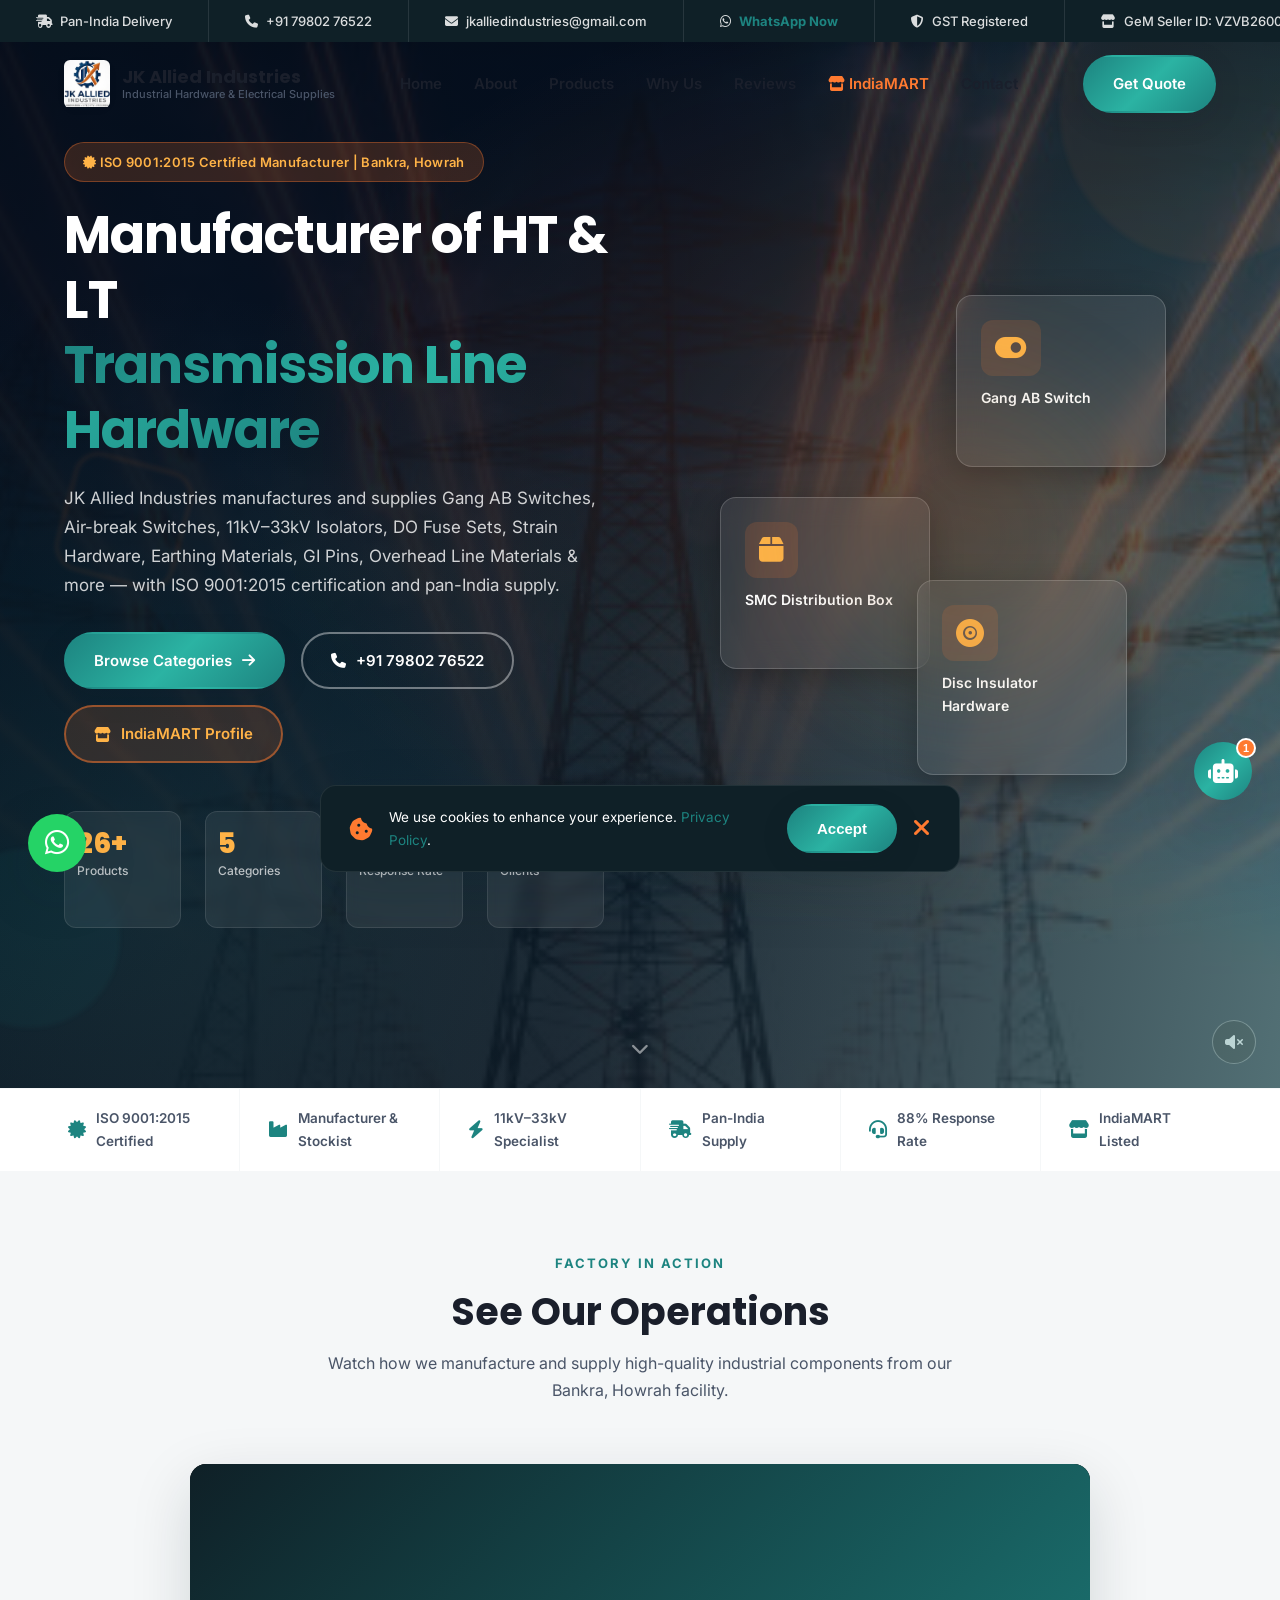
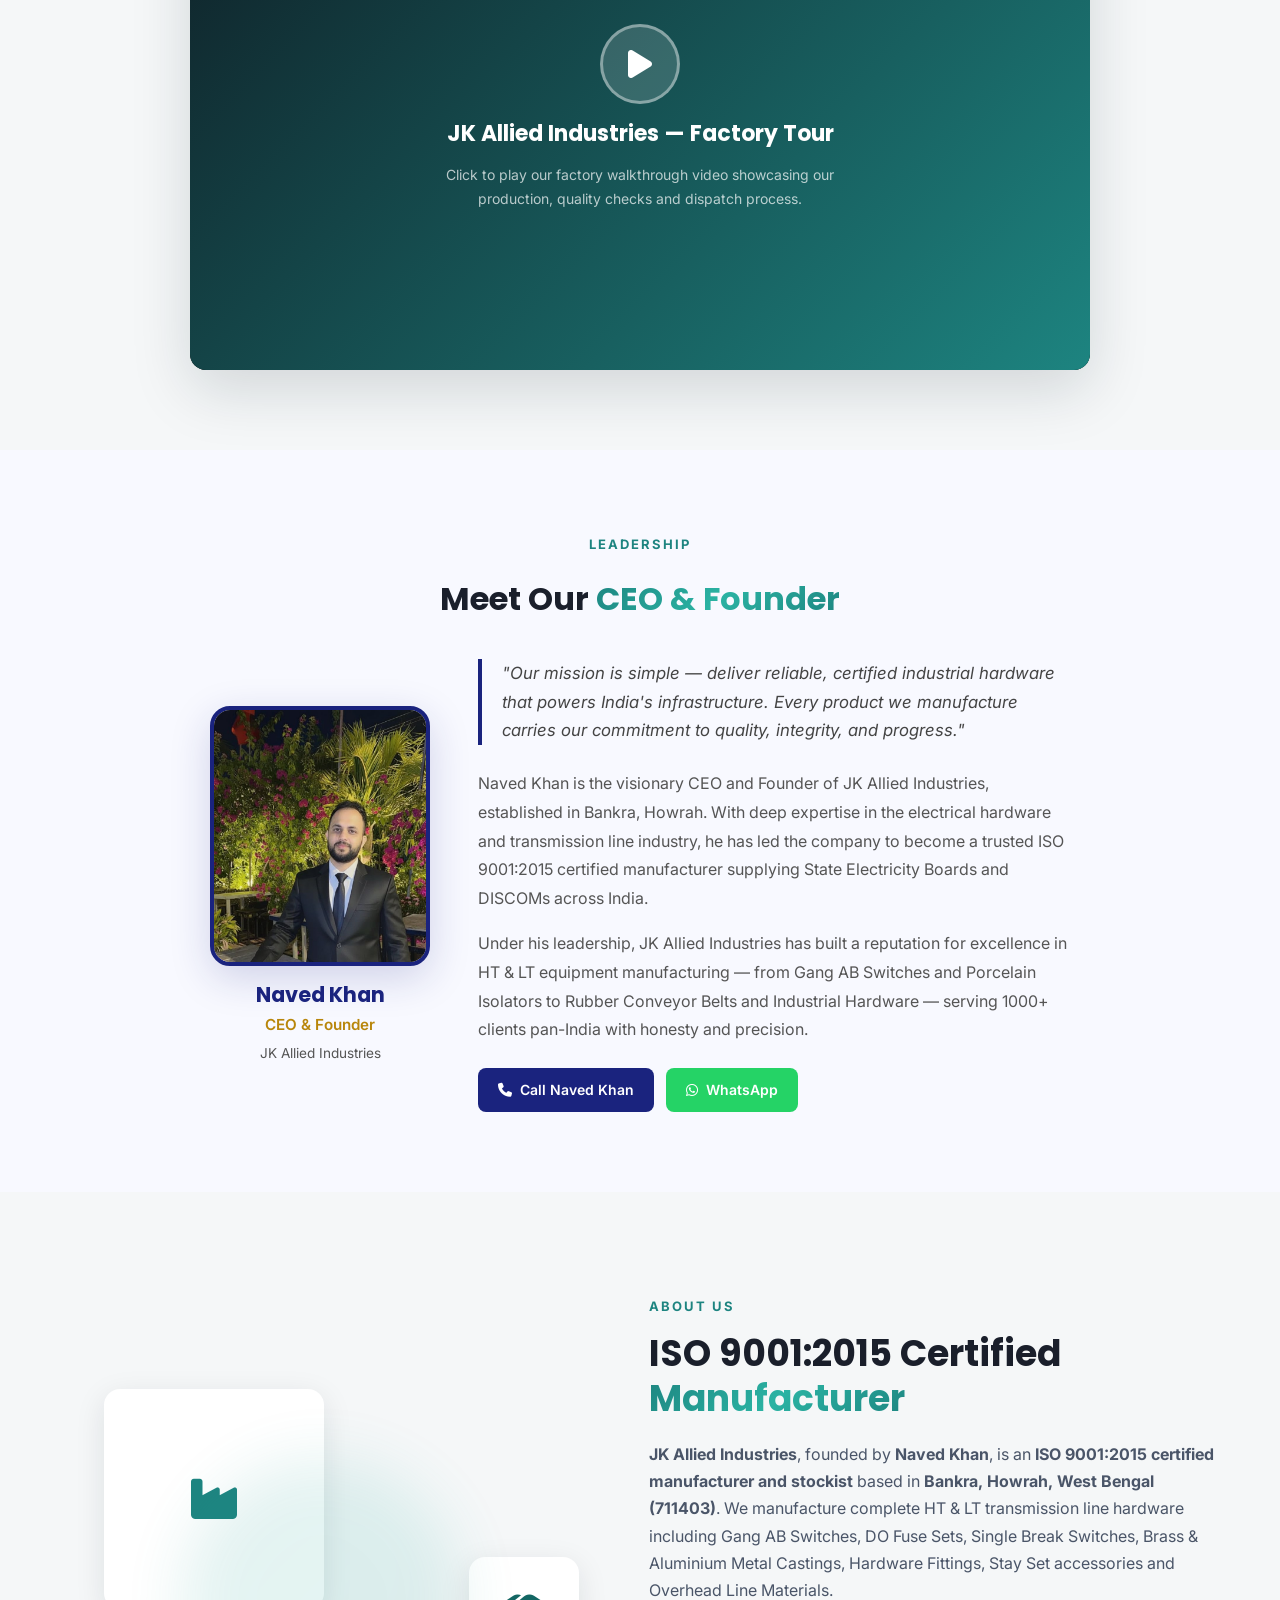
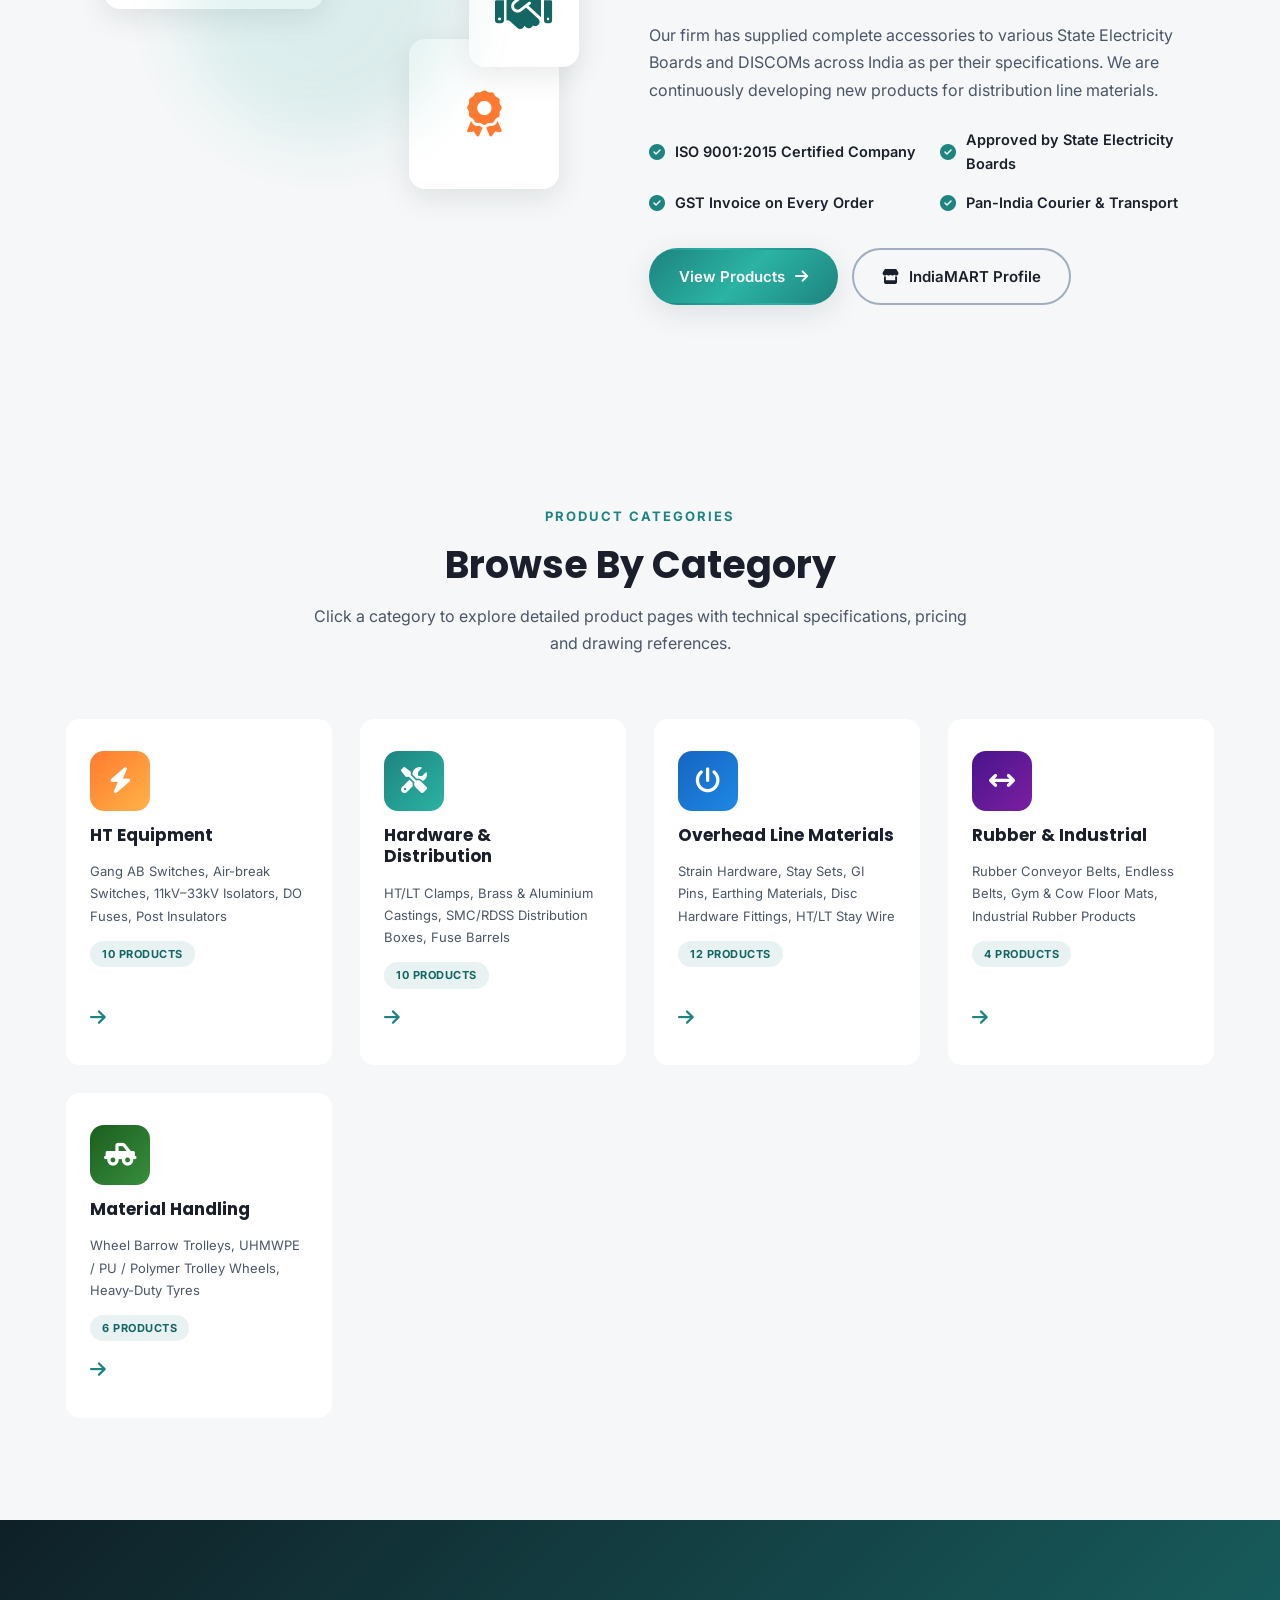
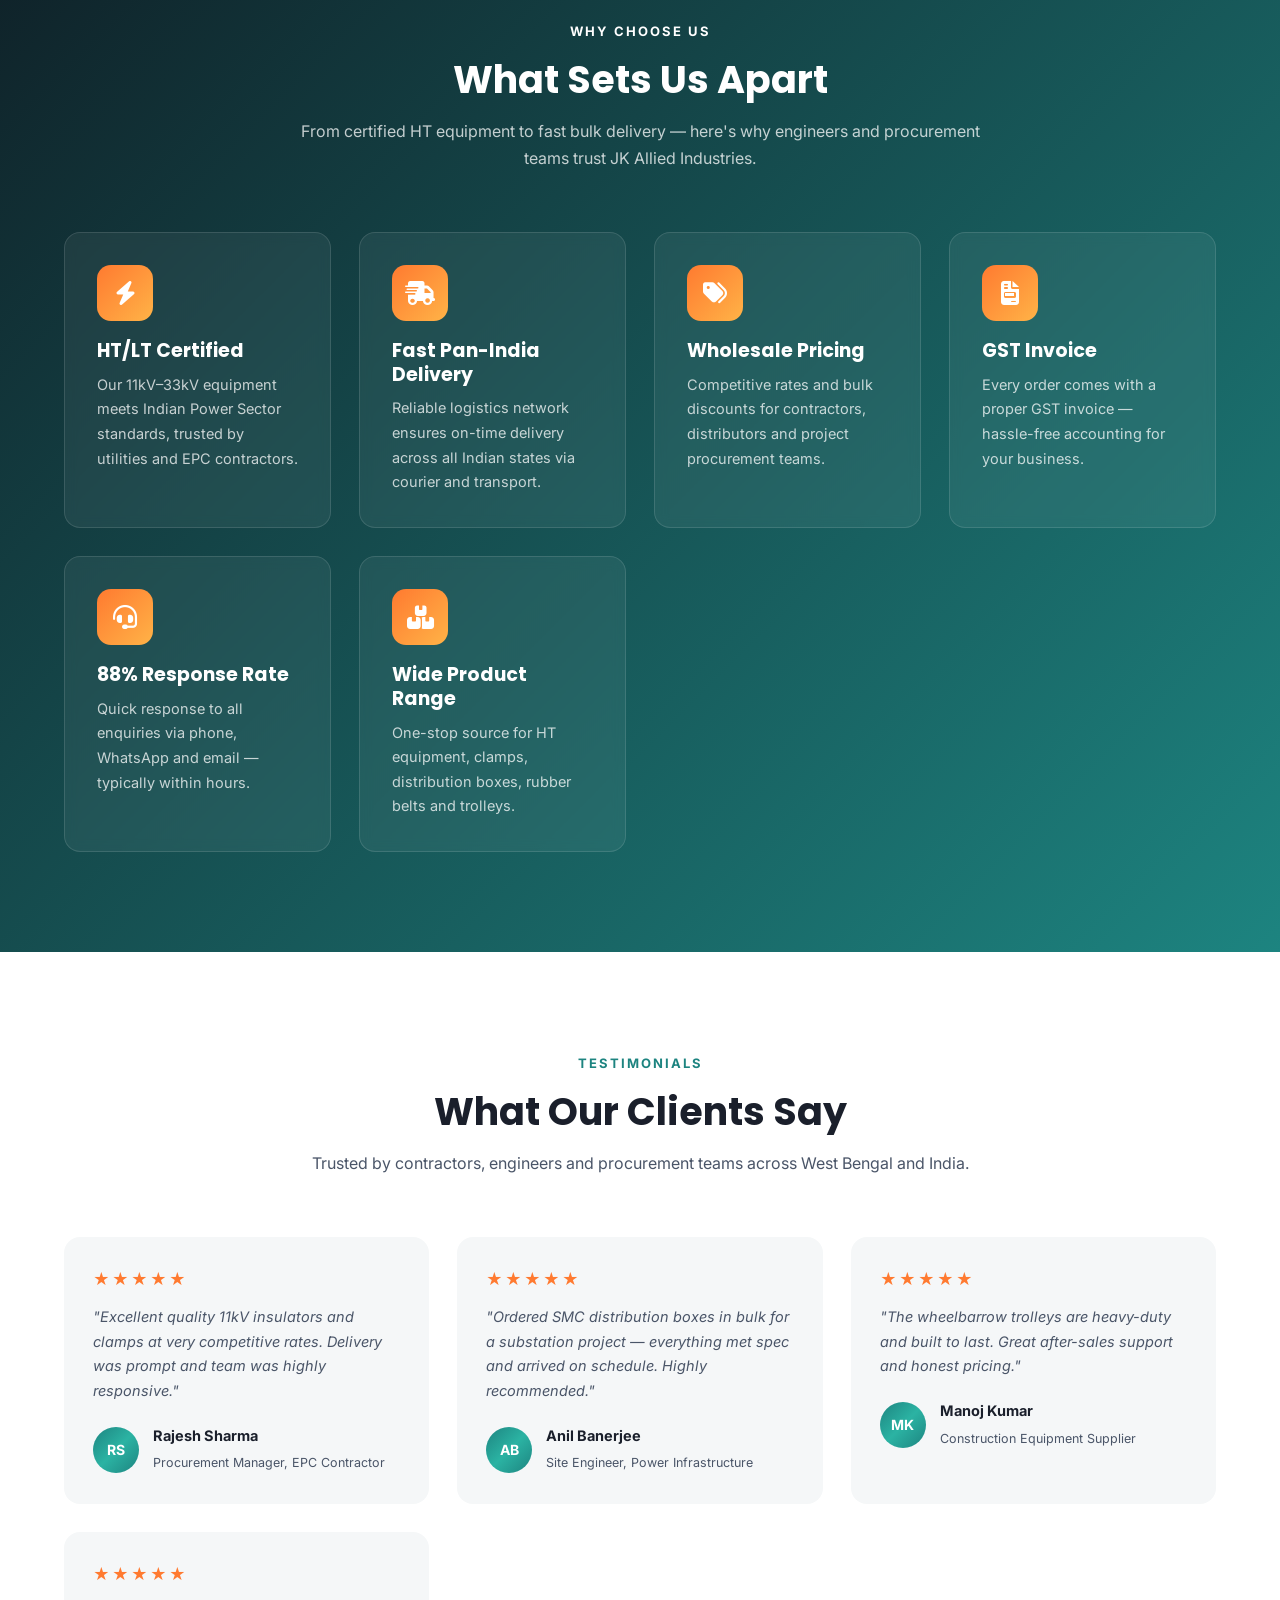
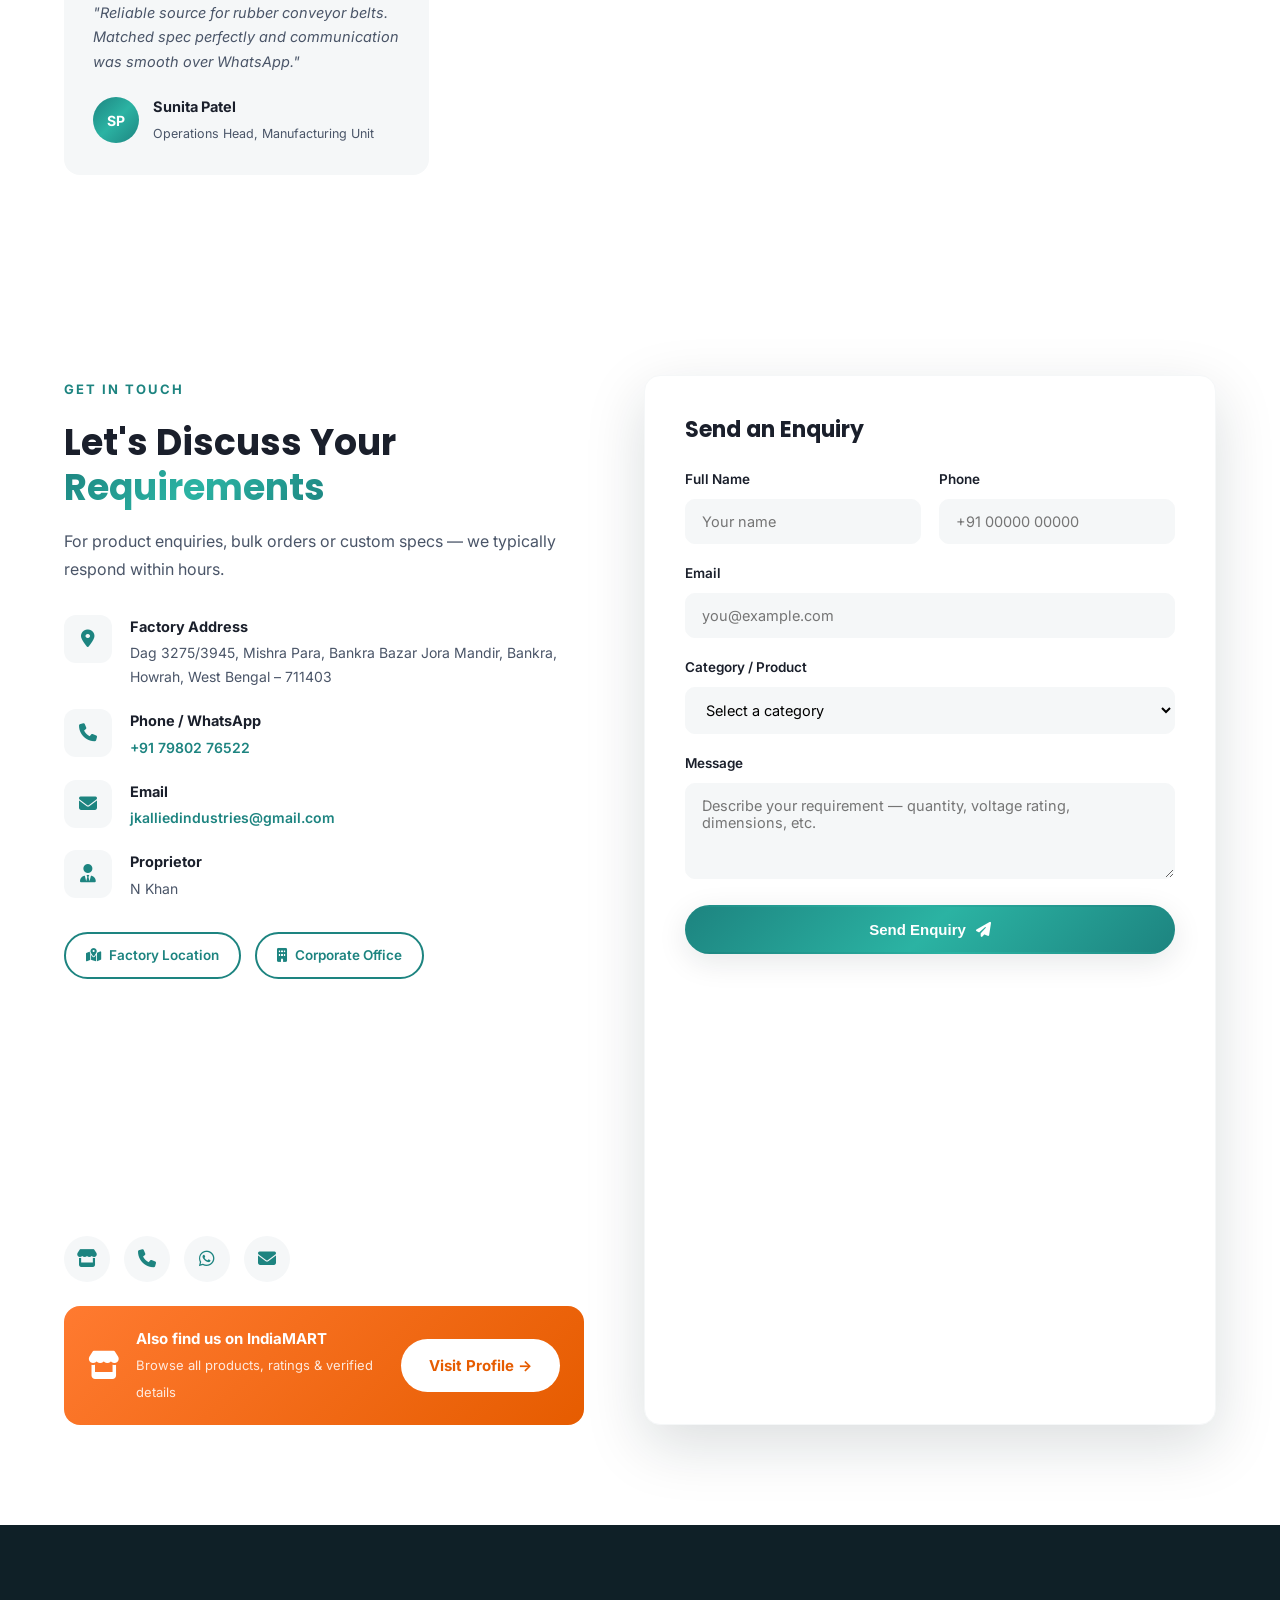
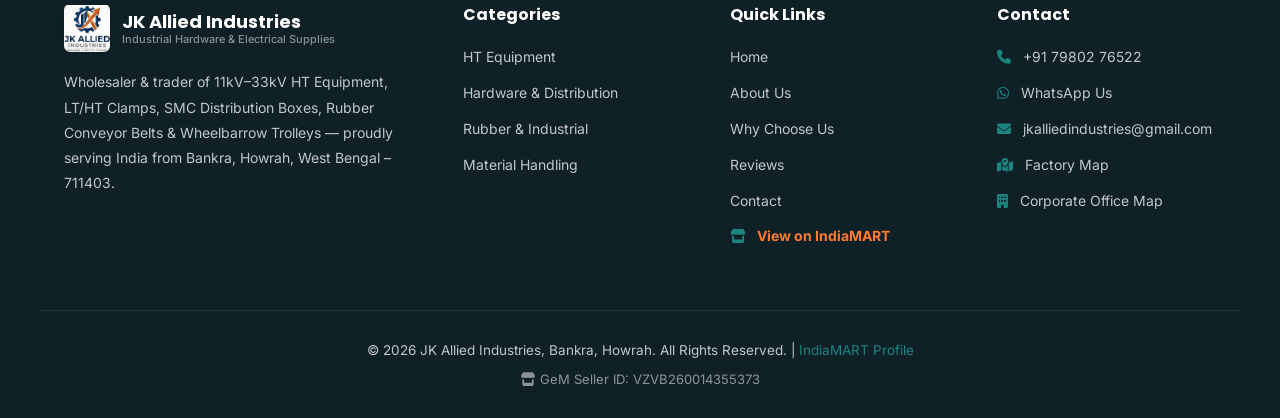
<file: index (2).html>
<!DOCTYPE html>
<html lang="en">
<head>
  <!-- Google tag (gtag.js) -->
  <script async src="https://www.googletagmanager.com/gtag/js?id=G-BWE5R9C8J9"></script>
  <script>
    window.dataLayer = window.dataLayer || [];
    function gtag(){dataLayer.push(arguments);}
    gtag('js', new Date());
    gtag('config', 'G-BWE5R9C8J9');
  </script>
<meta charset="UTF-8">
<meta name="viewport" content="width=device-width, initial-scale=1.0">
<!-- ✅ PRIMARY SEO META TAGS -->
<title>Gang AB Switch | 11kV 33kV Isolator | DO Fuse Manufacturer Howrah – JK Allied Industries</title>
<meta name="description" content="JK Allied Industries – ISO 9001:2015 certified manufacturer of Gang AB Switches, 11kV/33kV Isolators, DO Fuse Sets, SMC Distribution Boxes, LT/HT Clamps, Rubber Conveyor Belts & Wheelbarrows. Bankra, Howrah. Pan-India supply. Call +91 79802 76522.">
<meta name="keywords" content="Gang AB switch manufacturer Howrah, 11kV isolator supplier West Bengal, 33kV air break switch, DO fuse set manufacturer, SMC distribution box Howrah, LT clamp HT clamp supplier, rubber conveyor belt West Bengal, wheelbarrow trolley manufacturer, overhead line material supplier India, WBSEDCL approved supplier, DISCOM electrical hardware, transmission line hardware manufacturer Bankra, porcelain disc insulator, GI pin earthing material, strain hardware stay set, 11kV drop out fuse, JK Allied Industries Bankra Howrah">
<meta name="author" content="JK Allied Industries, Bankra, Howrah">
<meta name="robots" content="index, follow, max-snippet:-1, max-image-preview:large, max-video-preview:-1">
<link rel="canonical" href="https://www.jkalliedindustries.com/">

<!-- ✅ GEO / LOCAL SEO -->
<meta name="geo.region" content="IN-WB">
<meta name="geo.placename" content="Bankra, Howrah, West Bengal">
<meta name="geo.position" content="22.6097;88.2406">
<meta name="ICBM" content="22.6097, 88.2406">

<!-- ✅ OPEN GRAPH (WhatsApp / LinkedIn previews) -->
<meta property="og:type" content="website">
<meta property="og:url" content="https://www.jkalliedindustries.com/">
<meta property="og:title" content="JK Allied Industries | Gang AB Switch, 11kV–33kV Isolator, DO Fuse Manufacturer – Howrah">
<meta property="og:description" content="ISO 9001:2015 certified manufacturer of HT/LT transmission line hardware, SMC distribution boxes, rubber conveyor belts & wheelbarrows. Pan-India supply from Bankra, Howrah. +91 79802 76522.">
<meta property="og:image" content="https://www.jkalliedindustries.com/hero-bg.jpg">
<meta property="og:locale" content="en_IN">
<meta property="og:site_name" content="JK Allied Industries">

<!-- ✅ TWITTER CARD -->
<meta name="twitter:card" content="summary_large_image">
<meta name="twitter:title" content="JK Allied Industries | HT Equipment Manufacturer Howrah">
<meta name="twitter:description" content="ISO certified manufacturer of Gang AB Switches, Isolators, DO Fuses, Clamps & Industrial Hardware. Pan-India supply.">
<meta name="twitter:image" content="https://www.jkalliedindustries.com/hero-bg.jpg">

<!-- ✅ LOCAL BUSINESS SCHEMA -->
<script type="application/ld+json">
{
  "@context": "https://schema.org",
  "@type": "LocalBusiness",
  "@id": "https://www.jkalliedindustries.com/",
  "name": "JK Allied Industries",
  "alternateName": "JK Allied",
  "description": "ISO 9001:2015 certified manufacturer and stockist of HT & LT transmission line hardware including Gang AB Switches, 11kV–33kV Isolators, DO Fuse Sets, SMC Distribution Boxes, LT/HT Clamps, Rubber Conveyor Belts and Wheelbarrow Trolleys.",
  "url": "https://www.jkalliedindustries.com/",
  "telephone": "+917980276522",
  "email": "jkalliedindustries@gmail.com",
  "hasMap": "https://share.google/KQM84tAWFUy1K5skz",
  "address": {
    "@type": "PostalAddress",
    "streetAddress": "Dag 3275/3945, Mishra Para, Bankra Bazar Jora Mandir",
    "addressLocality": "Bankra",
    "addressRegion": "Howrah, West Bengal",
    "postalCode": "711403",
    "addressCountry": "IN"
  },
  "geo": {
    "@type": "GeoCoordinates",
    "latitude": 22.6097,
    "longitude": 88.2406
  },
  "openingHoursSpecification": [{
    "@type": "OpeningHoursSpecification",
    "dayOfWeek": ["Monday","Tuesday","Wednesday","Thursday","Friday","Saturday"],
    "opens": "09:00",
    "closes": "18:00"
  }],
  "contactPoint": {
    "@type": "ContactPoint",
    "telephone": "+917980276522",
    "contactType": "Sales & Enquiry",
    "availableLanguage": ["English","Hindi","Bengali"],
    "areaServed": "IN"
  },
  "areaServed": { "@type": "Country", "name": "India" },
  "founder": { "@type": "Person", "name": "N Khan" },
  "sameAs": ["https://www.indiamart.com/jkalliedindustries-bankra/"],
  "hasOfferCatalog": {
    "@type": "OfferCatalog",
    "name": "Industrial Electrical Hardware & Supplies",
    "itemListElement": [
      { "@type": "Offer", "itemOffered": { "@type": "Service", "name": "Gang AB Switch / Air Break Switch", "description": "11kV and 33kV Gang Air Break Switches for overhead transmission lines" } },
      { "@type": "Offer", "itemOffered": { "@type": "Service", "name": "11kV–33kV Porcelain Isolator", "description": "High voltage porcelain isolators for distribution substations" } },
      { "@type": "Offer", "itemOffered": { "@type": "Service", "name": "Drop Out Fuse (DO Fuse Set)", "description": "11kV Drop Out Fuse Sets for overhead distribution lines" } },
      { "@type": "Offer", "itemOffered": { "@type": "Service", "name": "SMC Distribution Box", "description": "SMC & RDSS LT distribution boxes as per WBSEDCL specifications" } },
      { "@type": "Offer", "itemOffered": { "@type": "Service", "name": "LT & HT Mild Steel Clamps", "description": "LT and HT line clamps for overhead power distribution" } },
      { "@type": "Offer", "itemOffered": { "@type": "Service", "name": "Rubber Conveyor Belt", "description": "Industrial rubber conveyor belts and endless belts" } },
      { "@type": "Offer", "itemOffered": { "@type": "Service", "name": "Wheelbarrow Trolley", "description": "Heavy-duty wheelbarrow trolleys with UHMWPE/PU polymer wheels" } }
    ]
  }
}
</script>

<!-- ✅ FAQ SCHEMA (shows in Google People Also Ask) -->
<script type="application/ld+json">
{
  "@context": "https://schema.org",
  "@type": "FAQPage",
  "mainEntity": [
    {
      "@type": "Question",
      "name": "Where is JK Allied Industries located?",
      "acceptedAnswer": { "@type": "Answer", "text": "JK Allied Industries is located at Dag 3275/3945, Mishra Para, Bankra Bazar, Bankra, Howrah, West Bengal – 711403, India." }
    },
    {
      "@type": "Question",
      "name": "Do you supply Gang AB Switches and 11kV Isolators pan-India?",
      "acceptedAnswer": { "@type": "Answer", "text": "Yes, JK Allied Industries supplies Gang AB Switches, 11kV–33kV Isolators, DO Fuse Sets and all HT/LT transmission line hardware across India via courier and transport." }
    },
    {
      "@type": "Question",
      "name": "Is JK Allied Industries ISO certified?",
      "acceptedAnswer": { "@type": "Answer", "text": "Yes, JK Allied Industries is ISO 9001:2015 certified and approved by State Electricity Boards and DISCOMs across India." }
    },
    {
      "@type": "Question",
      "name": "Do you supply WBSEDCL approved SMC distribution boxes?",
      "acceptedAnswer": { "@type": "Answer", "text": "Yes, we manufacture and supply SMC and RDSS LT distribution boxes as per WBSEDCL specifications. GST invoice provided on all orders." }
    },
    {
      "@type": "Question",
      "name": "How can I get a bulk quote from JK Allied Industries?",
      "acceptedAnswer": { "@type": "Answer", "text": "Call or WhatsApp +91 79802 76522, email jkalliedindustries@gmail.com, or fill the enquiry form on our website. We respond within hours." }
    }
  ]
}
</script>

<link rel="preconnect" href="https://fonts.googleapis.com">
<link rel="preconnect" href="https://fonts.gstatic.com" crossorigin>
<link href="https://fonts.googleapis.com/css2?family=Poppins:wght@400;500;600;700;800&family=Inter:wght@400;500;600&display=swap" rel="stylesheet">
<link rel="stylesheet" href="https://cdnjs.cloudflare.com/ajax/libs/font-awesome/6.5.1/css/all.min.css">
<link rel="stylesheet" href="style.css">
<link rel="stylesheet" href="extra.css">
</head>
<body>

<!-- Cookie Banner -->
<div class="cookie-banner" id="cookieBanner">
  <i class="fa-solid fa-cookie-bite"></i>
  <p>We use cookies to enhance your experience. <a href="#" onclick="document.getElementById('privacyModal').style.display='flex';return false;">Privacy Policy</a>.</p>
  <button class="btn btn-primary" onclick="acceptCookies()">Accept</button>
  <button class="cookie-close" onclick="acceptCookies()"><i class="fa-solid fa-xmark"></i></button>
</div>

<!-- Topbar -->
<div class="topbar">
  <div class="topbar-inner">
    <span><i class="fa-solid fa-truck-fast"></i> Pan-India Delivery</span>
    <span><i class="fa-solid fa-phone"></i> +91 79802 76522</span>
    <span><i class="fa-solid fa-envelope"></i> jkalliedindustries@gmail.com</span>
    <span><i class="fa-brands fa-whatsapp"></i> <a href="https://wa.me/917980276522" target="_blank" rel="noopener">WhatsApp Now</a></span>
    <span><i class="fa-solid fa-shield-halved"></i> GST Registered</span>
    <span><i class="fa-solid fa-store"></i> GeM Seller ID: VZVB260014355373</span>
    <span><i class="fa-solid fa-truck-fast"></i> Pan-India Delivery</span>
    <span><i class="fa-solid fa-phone"></i> +91 79802 76522</span>
    <span><i class="fa-solid fa-envelope"></i> jkalliedindustries@gmail.com</span>
    <span><i class="fa-brands fa-whatsapp"></i> <a href="https://wa.me/917980276522" target="_blank" rel="noopener">WhatsApp Now</a></span>
    <span><i class="fa-solid fa-shield-halved"></i> GST Registered</span>
    <span><i class="fa-solid fa-store"></i> GeM Seller ID: VZVB260014355373</span>
  </div>
</div>

<!-- Header -->
<header class="header" id="header">
  <div class="container header-inner">
    <a href="index.html" class="logo">
      <span class="logo-icon"><img src="logo.png" alt="JK Allied Industries Logo" style="width:48px;height:48px;object-fit:contain;border-radius:6px;"></span>
      <div class="logo-text"><strong>JK Allied Industries</strong><small>Industrial Hardware & Electrical Supplies</small></div>
    </a>
    <nav class="nav" id="nav">
      <a href="index.html" class="active">Home</a>
      <a href="index.html#about">About</a>
      <a href="index.html#categories">Products</a>
      <a href="index.html#why-us">Why Us</a>
      <a href="index.html#reviews">Reviews</a>
      <a href="https://www.indiamart.com/jkalliedindustries-bankra/" target="_blank" rel="noopener" style="color:var(--accent);"><i class="fa-solid fa-store"></i> IndiaMART</a>
      <a href="index.html#contact">Contact</a>
    </nav>
    <a href="index.html#contact" class="btn btn-primary nav-cta">Get Quote</a>
    <button class="hamburger" id="hamburger" aria-label="Menu"><span></span><span></span><span></span></button>
  </div>
</header>

<!-- Hero -->
<section class="hero" id="home" style="position:relative;overflow:hidden;">
  <div class="hero-video-wrap" style="position:absolute;inset:0;overflow:hidden;z-index:0;">
    <video
      id="heroVideo"
      src="hero-video.mp4"
      autoplay
      muted
      playsinline
      preload="auto"
      style="position:absolute;top:50%;left:50%;width:100%;height:100%;object-fit:cover;transform:translate(-50%,-50%);">
    </video>
    <button id="heroSoundBtn" onclick="var v=document.getElementById('heroVideo');v.muted=!v.muted;this.innerHTML=v.muted?'<i class=\'fa-solid fa-volume-xmark\'></i>':'<i class=\'fa-solid fa-volume-high\'></i>';"
      style="position:absolute;bottom:24px;right:24px;z-index:3;width:44px;height:44px;border-radius:50%;background:rgba(0,0,0,.55);border:1px solid rgba(255,255,255,.4);color:#fff;cursor:pointer;font-size:16px;display:flex;align-items:center;justify-content:center;">
      <i class="fa-solid fa-volume-xmark"></i>
    </button>
  </div>
  <div class="hero-bg"></div>
  <div class="hero-bg-overlay"></div>
  <div class="hero-glow"></div>
  <div class="hero-shapes">
    <div class="shape shape1"></div><div class="shape shape2"></div><div class="shape shape3"></div>
  </div>
  <div class="container hero-inner">
    <div class="hero-content animate__animated animate__fadeInUp">
      <span class="badge"><i class="fa-solid fa-certificate"></i> ISO 9001:2015 Certified Manufacturer | Bankra, Howrah</span>
      <h1>Manufacturer of HT & LT<br><span class="gradient-text">Transmission Line Hardware</span></h1>
      <p>JK Allied Industries manufactures and supplies Gang AB Switches, Air-break Switches, 11kV–33kV Isolators, DO Fuse Sets, Strain Hardware, Earthing Materials, GI Pins, Overhead Line Materials & more — with ISO 9001:2015 certification and pan-India supply.</p>
      <div class="hero-btns">
        <a href="#categories" class="btn btn-primary">Browse Categories <i class="fa-solid fa-arrow-right"></i></a>
        <a href="tel:+917980276522" class="btn btn-outline" style="border-color:rgba(255,255,255,.4);color:#fff;"><i class="fa-solid fa-phone"></i> +91 79802 76522</a>
        <a href="https://www.indiamart.com/jkalliedindustries-bankra/" target="_blank" rel="noopener" class="btn" style="background:rgba(255,122,48,.15);border:2px solid rgba(255,122,48,.5);color:#FFB347;"><i class="fa-solid fa-store"></i> IndiaMART Profile</a>
      </div>
      <div class="hero-stats">
        <div class="stat"><h3>26+</h3><p>Products</p></div>
        <div class="stat"><h3>5</h3><p>Categories</p></div>
        <div class="stat"><h3>88%</h3><p>Response Rate</p></div>
        <div class="stat"><h3>1000+</h3><p>Clients</p></div>
      </div>
    </div>
    <div class="hero-visual animate__animated animate__fadeInRight">
      <div class="hero-card card-1"><i class="fa-solid fa-toggle-on"></i><p>Gang AB Switch</p></div>
      <div class="hero-card card-2"><i class="fa-solid fa-box"></i><p>SMC Distribution Box</p></div>
      <div class="hero-card card-3"><i class="fa-solid fa-record-vinyl"></i><p>Disc Insulator Hardware</p></div>
      <div class="hero-orb"></div>
    </div>
  </div>
  <div class="scroll-indicator"><i class="fa-solid fa-chevron-down"></i></div>
</section>

<!-- Trust Strip -->
<section class="trust-strip">
  <div class="container trust-inner">
    <div class="trust-item"><i class="fa-solid fa-certificate"></i><span>ISO 9001:2015 Certified</span></div>
    <div class="trust-item"><i class="fa-solid fa-industry"></i><span>Manufacturer & Stockist</span></div>
    <div class="trust-item"><i class="fa-solid fa-bolt"></i><span>11kV–33kV Specialist</span></div>
    <div class="trust-item"><i class="fa-solid fa-truck-fast"></i><span>Pan-India Supply</span></div>
    <div class="trust-item"><i class="fa-solid fa-headset"></i><span>88% Response Rate</span></div>
    <div class="trust-item"><i class="fa-solid fa-store"></i><span>IndiaMART Listed</span></div>
  </div>
</section>



<!-- Factory Video -->
<section class="video-section" id="video">
  <div class="container">
    <div class="section-head">
      <span class="section-tag center">Factory In Action</span>
      <h2>See Our Operations</h2>
      <p>Watch how we manufacture and supply high-quality industrial components from our Bankra, Howrah facility.</p>
    </div>
    <div class="video-wrap">
      <div class="video-placeholder" id="videoPlaceholder" onclick="loadVideo()">
        <div class="play-btn"><i class="fa-solid fa-play"></i></div>
        <h3>JK Allied Industries — Factory Tour</h3>
        <p>Click to play our factory walkthrough video showcasing our production, quality checks and dispatch process.</p>
      </div>
    </div>
  </div>
</section>

<!-- Founder -->
<section style="padding:80px 0;background:#f8f9ff;" id="founder">
  <div class="container" style="max-width:900px;margin:0 auto;padding:0 20px;">
    <div style="text-align:center;margin-bottom:40px;">
      <span class="section-tag">Leadership</span>
      <h2 style="font-size:2rem;margin-top:10px;">Meet Our <span class="gradient-text">CEO & Founder</span></h2>
    </div>
    <div style="display:flex;align-items:center;gap:48px;flex-wrap:wrap;justify-content:center;">
      <div style="flex-shrink:0;text-align:center;">
        <div style="width:220px;height:260px;border-radius:20px;overflow:hidden;box-shadow:0 12px 40px rgba(26,35,126,.18);border:4px solid #1a237e;">
          <img src="founder.png" alt="Naved Khan - CEO & Founder JK Allied Industries" style="width:100%;height:100%;object-fit:cover;object-position:top;">
        </div>
        <div style="margin-top:16px;">
          <h3 style="margin:0;font-size:1.3rem;color:#1a237e;">Naved Khan</h3>
          <p style="margin:4px 0 0;color:#b8860b;font-weight:600;font-size:0.95rem;">CEO & Founder</p>
          <p style="margin:4px 0 0;color:#555;font-size:0.85rem;">JK Allied Industries</p>
        </div>
      </div>
      <div style="flex:1;min-width:260px;">
        <blockquote style="border-left:4px solid #1a237e;padding-left:20px;margin:0 0 24px;font-style:italic;color:#444;font-size:1.05rem;line-height:1.7;">
          "Our mission is simple — deliver reliable, certified industrial hardware that powers India's infrastructure. Every product we manufacture carries our commitment to quality, integrity, and progress."
        </blockquote>
        <p style="color:#555;line-height:1.8;margin-bottom:16px;">
          Naved Khan is the visionary CEO and Founder of JK Allied Industries, established in Bankra, Howrah. With deep expertise in the electrical hardware and transmission line industry, he has led the company to become a trusted ISO 9001:2015 certified manufacturer supplying State Electricity Boards and DISCOMs across India.
        </p>
        <p style="color:#555;line-height:1.8;margin-bottom:24px;">
          Under his leadership, JK Allied Industries has built a reputation for excellence in HT & LT equipment manufacturing — from Gang AB Switches and Porcelain Isolators to Rubber Conveyor Belts and Industrial Hardware — serving 1000+ clients pan-India with honesty and precision.
        </p>
        <div style="display:flex;gap:12px;flex-wrap:wrap;">
          <a href="tel:+917980276522" style="display:inline-flex;align-items:center;gap:8px;background:#1a237e;color:#fff;padding:10px 20px;border-radius:8px;text-decoration:none;font-size:14px;font-weight:600;"><i class="fa-solid fa-phone"></i> Call Naved Khan</a>
          <a href="https://wa.me/917980276522" target="_blank" rel="noopener" style="display:inline-flex;align-items:center;gap:8px;background:#25d366;color:#fff;padding:10px 20px;border-radius:8px;text-decoration:none;font-size:14px;font-weight:600;"><i class="fa-brands fa-whatsapp"></i> WhatsApp</a>
        </div>
      </div>
    </div>
  </div>
</section>

<!-- About -->
<section class="about" id="about">
  <div class="container about-inner">
    <div class="about-visual">
      <div class="about-img-wrap">
        <div class="about-img-box box1"><i class="fa-solid fa-industry"></i></div>
        <div class="about-img-box box2"><i class="fa-solid fa-award"></i></div>
        <div class="about-img-box box3"><i class="fa-solid fa-handshake"></i></div>
        <div class="about-circle"></div>
      </div>
    </div>
    <div class="about-content">
      <span class="section-tag">About Us</span>
      <h2>ISO 9001:2015 Certified <span class="gradient-text">Manufacturer</span></h2>
      <p><strong>JK Allied Industries</strong>, founded by <strong>Naved Khan</strong>, is an <strong>ISO 9001:2015 certified manufacturer and stockist</strong> based in <strong>Bankra, Howrah, West Bengal (711403)</strong>. We manufacture complete HT & LT transmission line hardware including Gang AB Switches, DO Fuse Sets, Single Break Switches, Brass & Aluminium Metal Castings, Hardware Fittings, Stay Set accessories and Overhead Line Materials.</p>
      <p>Our firm has supplied complete accessories to various State Electricity Boards and DISCOMs across India as per their specifications. We are continuously developing new products for distribution line materials.</p>
      <ul class="about-list">
        <li><i class="fa-solid fa-circle-check"></i> ISO 9001:2015 Certified Company</li>
        <li><i class="fa-solid fa-circle-check"></i> Approved by State Electricity Boards</li>
        <li><i class="fa-solid fa-circle-check"></i> GST Invoice on Every Order</li>
        <li><i class="fa-solid fa-circle-check"></i> Pan-India Courier & Transport</li>
      </ul>
      <div style="display:flex;gap:14px;flex-wrap:wrap;">
        <a href="#categories" class="btn btn-primary">View Products <i class="fa-solid fa-arrow-right"></i></a>
        <a href="https://www.indiamart.com/jkalliedindustries-bankra/" target="_blank" rel="noopener" class="btn btn-outline"><i class="fa-solid fa-store"></i> IndiaMART Profile</a>
      </div>
    </div>
  </div>
</section>

<!-- Product Categories -->
<section id="categories" style="padding:100px 0; background:var(--gray-100);">
  <div class="container">
    <div class="section-head">
      <span class="section-tag center">Product Categories</span>
      <h2>Browse By Category</h2>
      <p>Click a category to explore detailed product pages with technical specifications, pricing and drawing references.</p>
    </div>
    <div class="cat-cards">
      <a href="products/ht-equipment.html" class="cat-card">
        <div class="cat-card-icon" style="background:linear-gradient(135deg,#FF7A30,#FFB347);"><i class="fa-solid fa-bolt"></i></div>
        <h3>HT Equipment</h3>
        <p>Gang AB Switches, Air-break Switches, 11kV–33kV Isolators, DO Fuses, Post Insulators</p>
        <span class="schema-badge">10 Products</span>
        <span class="arrow"><i class="fa-solid fa-arrow-right"></i></span>
      </a>
      <a href="products/hardware-distribution.html" class="cat-card">
        <div class="cat-card-icon" style="background:linear-gradient(135deg,#1D8480,#2BB3A3);"><i class="fa-solid fa-screwdriver-wrench"></i></div>
        <h3>Hardware & Distribution</h3>
        <p>HT/LT Clamps, Brass & Aluminium Castings, SMC/RDSS Distribution Boxes, Fuse Barrels</p>
        <span class="schema-badge">10 Products</span>
        <span class="arrow"><i class="fa-solid fa-arrow-right"></i></span>
      </a>
      <a href="products/overhead-line.html" class="cat-card">
        <div class="cat-card-icon" style="background:linear-gradient(135deg,#1565C0,#1E88E5);"><i class="fa-solid fa-power-off"></i></div>
        <h3>Overhead Line Materials</h3>
        <p>Strain Hardware, Stay Sets, GI Pins, Earthing Materials, Disc Hardware Fittings, HT/LT Stay Wire</p>
        <span class="schema-badge">12 Products</span>
        <span class="arrow"><i class="fa-solid fa-arrow-right"></i></span>
      </a>
      <a href="products/rubber-industrial.html" class="cat-card">
        <div class="cat-card-icon" style="background:linear-gradient(135deg,#4A148C,#7B1FA2);"><i class="fa-solid fa-arrows-left-right"></i></div>
        <h3>Rubber & Industrial</h3>
        <p>Rubber Conveyor Belts, Endless Belts, Gym & Cow Floor Mats, Industrial Rubber Products</p>
        <span class="schema-badge">4 Products</span>
        <span class="arrow"><i class="fa-solid fa-arrow-right"></i></span>
      </a>
      <a href="products/material-handling.html" class="cat-card">
        <div class="cat-card-icon" style="background:linear-gradient(135deg,#1B5E20,#388E3C);"><i class="fa-solid fa-truck-pickup"></i></div>
        <h3>Material Handling</h3>
        <p>Wheel Barrow Trolleys, UHMWPE / PU / Polymer Trolley Wheels, Heavy-Duty Tyres</p>
        <span class="schema-badge">6 Products</span>
        <span class="arrow"><i class="fa-solid fa-arrow-right"></i></span>
      </a>
    </div>
  </div>
</section>

<!-- Why Choose Us -->
<section class="why-us" id="why-us">
  <div class="container">
    <div class="section-head light">
      <span class="section-tag center">Why Choose Us</span>
      <h2>What Sets Us Apart</h2>
      <p>From certified HT equipment to fast bulk delivery — here's why engineers and procurement teams trust JK Allied Industries.</p>
    </div>
    <div class="why-grid">
      <div class="why-card"><div class="why-icon"><i class="fa-solid fa-bolt"></i></div><h3>HT/LT Certified</h3><p>Our 11kV–33kV equipment meets Indian Power Sector standards, trusted by utilities and EPC contractors.</p></div>
      <div class="why-card"><div class="why-icon"><i class="fa-solid fa-truck-fast"></i></div><h3>Fast Pan-India Delivery</h3><p>Reliable logistics network ensures on-time delivery across all Indian states via courier and transport.</p></div>
      <div class="why-card"><div class="why-icon"><i class="fa-solid fa-tags"></i></div><h3>Wholesale Pricing</h3><p>Competitive rates and bulk discounts for contractors, distributors and project procurement teams.</p></div>
      <div class="why-card"><div class="why-icon"><i class="fa-solid fa-file-invoice"></i></div><h3>GST Invoice</h3><p>Every order comes with a proper GST invoice — hassle-free accounting for your business.</p></div>
      <div class="why-card"><div class="why-icon"><i class="fa-solid fa-headset"></i></div><h3>88% Response Rate</h3><p>Quick response to all enquiries via phone, WhatsApp and email — typically within hours.</p></div>
      <div class="why-card"><div class="why-icon"><i class="fa-solid fa-boxes-stacked"></i></div><h3>Wide Product Range</h3><p>One-stop source for HT equipment, clamps, distribution boxes, rubber belts and trolleys.</p></div>
    </div>
  </div>
</section>

<!-- Reviews -->
<section class="reviews" id="reviews">
  <div class="container">
    <div class="section-head">
      <span class="section-tag center">Testimonials</span>
      <h2>What Our Clients Say</h2>
      <p>Trusted by contractors, engineers and procurement teams across West Bengal and India.</p>
    </div>
    <div class="reviews-track">
      <div class="review-card"><div class="stars">★★★★★</div><p>"Excellent quality 11kV insulators and clamps at very competitive rates. Delivery was prompt and team was highly responsive."</p><div class="reviewer"><div class="avatar">RS</div><div><strong>Rajesh Sharma</strong><span>Procurement Manager, EPC Contractor</span></div></div></div>
      <div class="review-card"><div class="stars">★★★★★</div><p>"Ordered SMC distribution boxes in bulk for a substation project — everything met spec and arrived on schedule. Highly recommended."</p><div class="reviewer"><div class="avatar">AB</div><div><strong>Anil Banerjee</strong><span>Site Engineer, Power Infrastructure</span></div></div></div>
      <div class="review-card"><div class="stars">★★★★★</div><p>"The wheelbarrow trolleys are heavy-duty and built to last. Great after-sales support and honest pricing."</p><div class="reviewer"><div class="avatar">MK</div><div><strong>Manoj Kumar</strong><span>Construction Equipment Supplier</span></div></div></div>
      <div class="review-card"><div class="stars">★★★★★</div><p>"Reliable source for rubber conveyor belts. Matched spec perfectly and communication was smooth over WhatsApp."</p><div class="reviewer"><div class="avatar">SP</div><div><strong>Sunita Patel</strong><span>Operations Head, Manufacturing Unit</span></div></div></div>
    </div>
  </div>
</section>

<!-- Contact -->
<section class="contact" id="contact">
  <div class="container contact-inner">
    <div class="contact-info">
      <span class="section-tag">Get In Touch</span>
      <h2>Let's Discuss Your <span class="gradient-text">Requirements</span></h2>
      <p>For product enquiries, bulk orders or custom specs — we typically respond within hours.</p>
      <div class="info-list">
        <div class="info-item"><i class="fa-solid fa-location-dot"></i><div><strong>Factory Address</strong><p>Dag 3275/3945, Mishra Para, Bankra Bazar Jora Mandir, Bankra, Howrah, West Bengal – 711403</p></div></div>
        <div class="info-item"><i class="fa-solid fa-phone"></i><div><strong>Phone / WhatsApp</strong><p><a href="tel:+917980276522" style="color:var(--primary);font-weight:600;">+91 79802 76522</a></p></div></div>
        <div class="info-item"><i class="fa-solid fa-envelope"></i><div><strong>Email</strong><p><a href="mailto:jkalliedindustries@gmail.com" style="color:var(--primary);font-weight:600;">jkalliedindustries@gmail.com</a></p></div></div>
        <div class="info-item"><i class="fa-solid fa-user-tie"></i><div><strong>Proprietor</strong><p>N Khan</p></div></div>
      </div>
      <div class="maps-row">
        <a href="https://share.google/KQM84tAWFUy1K5skz" target="_blank" rel="noopener" class="map-link"><i class="fa-solid fa-map-location-dot"></i> Factory Location</a>
        <a href="https://share.google/c2jWIhah4kLdNWmN6" target="_blank" rel="noopener" class="map-link"><i class="fa-solid fa-building"></i> Corporate Office</a>
      </div>
      <div class="map-embed">
        <iframe src="https://www.google.com/maps?q=Bankra+Howrah+West+Bengal+711403&z=15&output=embed" width="100%" height="200" style="border:0;border-radius:12px;" allowfullscreen loading="lazy" title="JK Allied Industries Map"></iframe>
      </div>
      <div class="social-row" style="margin-top:20px;">
        <a href="https://www.indiamart.com/jkalliedindustries-bankra/" target="_blank" rel="noopener" aria-label="IndiaMART" title="View on IndiaMART"><i class="fa-solid fa-store"></i></a>
        <a href="tel:+917980276522" aria-label="Call"><i class="fa-solid fa-phone"></i></a>
        <a href="https://wa.me/917980276522" target="_blank" rel="noopener" aria-label="WhatsApp"><i class="fa-brands fa-whatsapp"></i></a>
        <a href="mailto:jkalliedindustries@gmail.com" aria-label="Email"><i class="fa-solid fa-envelope"></i></a>
      </div>
      <!-- IndiaMART CTA Banner -->
      <div style="margin-top:24px;background:linear-gradient(135deg,#FF7A30,#e65c00);border-radius:var(--radius);padding:20px 24px;display:flex;align-items:center;gap:16px;flex-wrap:wrap;">
        <i class="fa-solid fa-store" style="font-size:28px;color:#fff;flex-shrink:0;"></i>
        <div style="flex:1;">
          <strong style="color:#fff;display:block;font-size:15px;">Also find us on IndiaMART</strong>
          <span style="color:rgba(255,255,255,.85);font-size:13px;">Browse all products, ratings & verified details</span>
        </div>
        <a href="https://www.indiamart.com/jkalliedindustries-bankra/" target="_blank" rel="noopener" class="btn" style="background:#fff;color:#e65c00;font-weight:700;border:none;flex-shrink:0;">Visit Profile →</a>
      </div>
    </div>
    <form class="contact-form" id="contactForm">
      <h3>Send an Enquiry</h3>
      <div class="form-row">
        <div class="form-group"><label for="name">Full Name</label><input type="text" id="name" name="name" required placeholder="Your name"></div>
        <div class="form-group"><label for="phone">Phone</label><input type="tel" id="phone" name="phone" required placeholder="+91 00000 00000"></div>
      </div>
      <div class="form-group"><label for="email">Email</label><input type="email" id="email" name="email" placeholder="you@example.com"></div>
      <div class="form-group">
        <label for="product">Category / Product</label>
        <select id="product" name="product">
          <option value="">Select a category</option>
          <optgroup label="HT Equipment">
            <option>11kV Drop Out Fuse</option>
            <option>11kV–33kV Porcelain Isolator</option>
            <option>11kV–33kV AB Switch</option>
            <option>Porcelain Disc Insulator</option>
          </optgroup>
          <optgroup label="Hardware & Distribution">
            <option>LT / HT Mild Steel Clamp</option>
            <option>Metal Castings (CI/Aluminium/Brass)</option>
            <option>SMC Distribution Box</option>
            <option>WBSEDCL RDSS LT Box</option>
          </optgroup>
          <optgroup label="Rubber & Industrial">
            <option>Rubber Conveyor Belt</option>
            <option>Gym / Cow Rubber Floor Mat</option>
          </optgroup>
          <optgroup label="Material Handling">
            <option>Wheel Barrow Trolley</option>
            <option>UHMWPE / PU Trolley Wheel</option>
            <option>Polymer Wheels</option>
          </optgroup>
          <option>Other</option>
        </select>
      </div>
      <div class="form-group"><label for="message">Message</label><textarea id="message" name="message" rows="4" required placeholder="Describe your requirement — quantity, voltage rating, dimensions, etc."></textarea></div>
      <button type="submit" class="btn btn-primary full-width">Send Enquiry <i class="fa-solid fa-paper-plane"></i></button>
      <p class="form-note" id="formNote"></p>
    </form>
  </div>
</section>

<!-- Footer -->
<footer class="footer">
  <div class="container footer-inner">
    <div class="footer-brand">
      <div class="logo"><span class="logo-icon"><img src="logo.png" alt="JK Allied Industries Logo" style="width:48px;height:48px;object-fit:contain;border-radius:6px;"></span><div class="logo-text"><strong>JK Allied Industries</strong><small>Industrial Hardware & Electrical Supplies</small></div></div>
      <p>Wholesaler & trader of 11kV–33kV HT Equipment, LT/HT Clamps, SMC Distribution Boxes, Rubber Conveyor Belts & Wheelbarrow Trolleys — proudly serving India from Bankra, Howrah, West Bengal – 711403.</p>
    </div>
    <div class="footer-col">
      <h4>Categories</h4>
      <a href="products/ht-equipment.html">HT Equipment</a>
      <a href="products/hardware-distribution.html">Hardware & Distribution</a>
      <a href="products/rubber-industrial.html">Rubber & Industrial</a>
      <a href="products/material-handling.html">Material Handling</a>
    </div>
    <div class="footer-col">
      <h4>Quick Links</h4>
      <a href="index.html">Home</a>
      <a href="index.html#about">About Us</a>
      <a href="index.html#why-us">Why Choose Us</a>
      <a href="index.html#reviews">Reviews</a>
      <a href="index.html#contact">Contact</a>
      <a href="https://www.indiamart.com/jkalliedindustries-bankra/" target="_blank" rel="noopener" style="color:var(--accent);font-weight:700;"><i class="fa-solid fa-store"></i> View on IndiaMART</a>
    </div>
    <div class="footer-col">
      <h4>Contact</h4>
      <a href="tel:+917980276522"><i class="fa-solid fa-phone"></i> +91 79802 76522</a>
      <a href="https://wa.me/917980276522" target="_blank" rel="noopener"><i class="fa-brands fa-whatsapp"></i> WhatsApp Us</a>
      <a href="mailto:jkalliedindustries@gmail.com"><i class="fa-solid fa-envelope"></i> jkalliedindustries@gmail.com</a>
      <a href="https://share.google/KQM84tAWFUy1K5skz" target="_blank" rel="noopener"><i class="fa-solid fa-map-location-dot"></i> Factory Map</a>
      <a href="https://share.google/c2jWIhah4kLdNWmN6" target="_blank" rel="noopener"><i class="fa-solid fa-building"></i> Corporate Office Map</a>
    </div>
  </div>
  <div class="footer-bottom"><p>&copy; 2026 JK Allied Industries, Bankra, Howrah. All Rights Reserved. | <a href="https://www.indiamart.com/jkalliedindustries-bankra/" target="_blank" rel="noopener" style="color:var(--primary);">IndiaMART Profile</a></p><p style="margin-top:6px;font-size:13px;opacity:0.7;"><i class="fa-solid fa-store"></i> GeM Seller ID: VZVB260014355373</p></div>
</footer>

<!-- AI Chat -->
<div class="ai-chat" id="aiChat">
  <div class="ai-chat-header">
    <div class="ai-avatar"><i class="fa-solid fa-robot"></i></div>
    <div><strong>JK Assistant</strong><span class="ai-status"><i class="fa-solid fa-circle"></i> Online</span></div>
    <button class="ai-close" onclick="toggleChat()"><i class="fa-solid fa-xmark"></i></button>
  </div>
  <div class="ai-messages" id="aiMessages">
    <div class="ai-msg bot"><div class="ai-bubble">Hello! 👋 I'm the JK Allied Industries AI assistant. Ask me about HT equipment, clamps, distribution boxes, pricing or bulk orders!</div></div>
  </div>
  <div class="ai-quick-btns" style="display:flex;flex-wrap:wrap;gap:6px;padding:8px 12px;border-top:1px solid #eee;">
    <button onclick="quickAsk('What HT equipment do you sell?')" style="font-size:12px;padding:5px 10px;border-radius:20px;border:1px solid #1a237e;background:#fff;color:#1a237e;cursor:pointer;">HT Equipment</button>
    <button onclick="quickAsk('What is the pricing?')" style="font-size:12px;padding:5px 10px;border-radius:20px;border:1px solid #1a237e;background:#fff;color:#1a237e;cursor:pointer;">Pricing</button>
    <button onclick="quickAsk('How can I place a bulk order?')" style="font-size:12px;padding:5px 10px;border-radius:20px;border:1px solid #1a237e;background:#fff;color:#1a237e;cursor:pointer;">Bulk Order</button>
    <button onclick="quickAsk('What is your location?')" style="font-size:12px;padding:5px 10px;border-radius:20px;border:1px solid #1a237e;background:#fff;color:#1a237e;cursor:pointer;">Location</button>
  </div>
  <div class="ai-input-row">
    <input type="text" id="aiInput" placeholder="Ask about products, pricing..." onkeydown="if(event.key==='Enter') sendAiMsg()">
    <button onclick="sendAiMsg()"><i class="fa-solid fa-paper-plane"></i></button>
  </div>
</div>
<button class="ai-chat-toggle" id="aiToggle" onclick="toggleChat()" aria-label="AI Chat">
  <i class="fa-solid fa-robot"></i>
  <span class="chat-badge" id="chatBadge">1</span>
</button>
<a href="https://wa.me/917980276522" class="whatsapp-float" target="_blank" rel="noopener" aria-label="WhatsApp"><i class="fa-brands fa-whatsapp"></i></a>
<button class="back-to-top" id="backToTop" aria-label="Back to top"><i class="fa-solid fa-arrow-up"></i></button>

<!-- Privacy Policy Modal -->
<div id="privacyModal" style="display:none;position:fixed;inset:0;background:rgba(0,0,0,.6);z-index:99999;align-items:center;justify-content:center;padding:16px;">
  <div style="background:#fff;border-radius:14px;max-width:560px;width:100%;max-height:80vh;overflow-y:auto;padding:32px;position:relative;font-family:inherit;">
    <button onclick="document.getElementById('privacyModal').style.display='none'" style="position:absolute;top:14px;right:16px;background:none;border:none;font-size:22px;cursor:pointer;color:#555;">✕</button>
    <h2 style="margin-top:0;color:#1a237e;">Privacy Policy</h2>
    <p style="color:#555;font-size:14px;line-height:1.7;">
      <strong>JK Allied Industries</strong> ("we", "us") is committed to protecting your privacy. This policy explains how we collect and use information when you visit <strong>jkalliedindustries.com</strong>.
    </p>
    <h4 style="color:#1a237e;">Information We Collect</h4>
    <p style="color:#555;font-size:14px;line-height:1.7;">We collect information you voluntarily provide via our contact/enquiry form (name, phone, email, message). We also use cookies to enhance your browsing experience and analyse site traffic.</p>
    <h4 style="color:#1a237e;">How We Use Your Information</h4>
    <p style="color:#555;font-size:14px;line-height:1.7;">Your information is used solely to respond to your enquiries, process orders, and improve our services. We do not sell or share your personal data with third parties.</p>
    <h4 style="color:#1a237e;">Cookies</h4>
    <p style="color:#555;font-size:14px;line-height:1.7;">We use essential cookies to remember your preferences. You may disable cookies in your browser settings, though some features may not function correctly.</p>
    <h4 style="color:#1a237e;">Contact</h4>
    <p style="color:#555;font-size:14px;line-height:1.7;">For any privacy concerns, contact us at <a href="mailto:jkalliedindustries@gmail.com" style="color:#1a237e;">jkalliedindustries@gmail.com</a> or call <a href="tel:+917980276522" style="color:#1a237e;">+91 79802 76522</a>.</p>
    <button onclick="document.getElementById('privacyModal').style.display='none'" style="margin-top:12px;background:#1a237e;color:#fff;border:none;padding:10px 28px;border-radius:8px;cursor:pointer;font-size:15px;">Close</button>
  </div>
</div>

<script src="script.js"></script>

<!-- ✅ GA4 EVENT TRACKING: WhatsApp, Call, Form Submit -->
<script>
(function () {
  function fireEvent(name, params) {
    if (typeof gtag === 'function') {
      gtag('event', name, params || {});
    }
  }

  document.addEventListener('DOMContentLoaded', function () {
    // Track every WhatsApp link click (wa.me)
    document.querySelectorAll('a[href*="wa.me"]').forEach(function (el) {
      el.addEventListener('click', function () {
        fireEvent('whatsapp_click', {
          link_location: el.closest('[id]') ? el.closest('[id]').id : 'unknown',
          link_url: el.href
        });
      });
    });

    // Track every phone/call link click (tel:)
    document.querySelectorAll('a[href^="tel:"]').forEach(function (el) {
      el.addEventListener('click', function () {
        fireEvent('phone_click', {
          link_location: el.closest('[id]') ? el.closest('[id]').id : 'unknown',
          link_url: el.href
        });
      });
    });

    // Track every IndiaMART outbound link click
    document.querySelectorAll('a[href*="indiamart.com"]').forEach(function (el) {
      el.addEventListener('click', function () {
        fireEvent('indiamart_click', {
          link_location: el.closest('[id]') ? el.closest('[id]').id : 'unknown',
          link_url: el.href
        });
      });
    });

    // Track enquiry form submission
    var enquiryForm = document.getElementById('contactForm');
    if (enquiryForm) {
      enquiryForm.addEventListener('submit', function () {
        var productField = document.getElementById('product');
        fireEvent('enquiry_form_submit', {
          product_category: productField ? productField.value : 'not specified'
        });
      });
    }
  });
})();
</script>
</body>
</html>
</file>
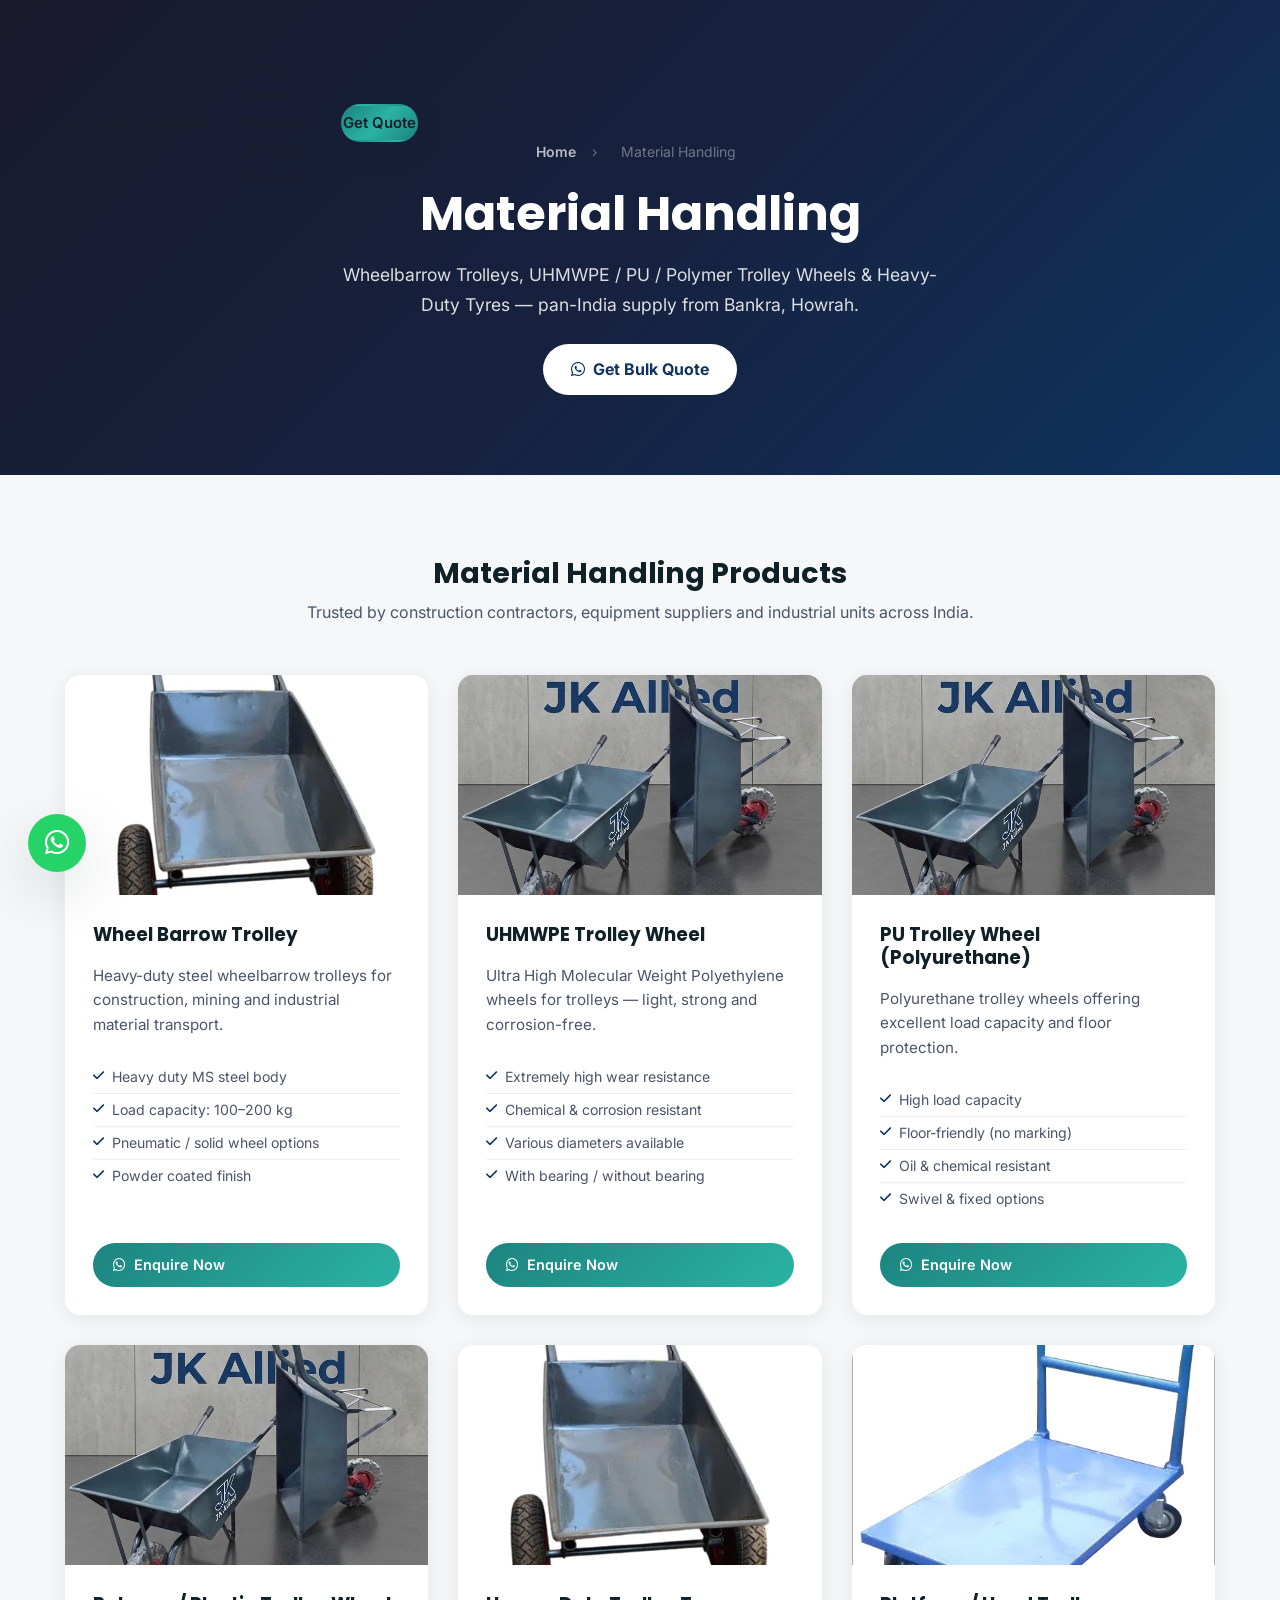
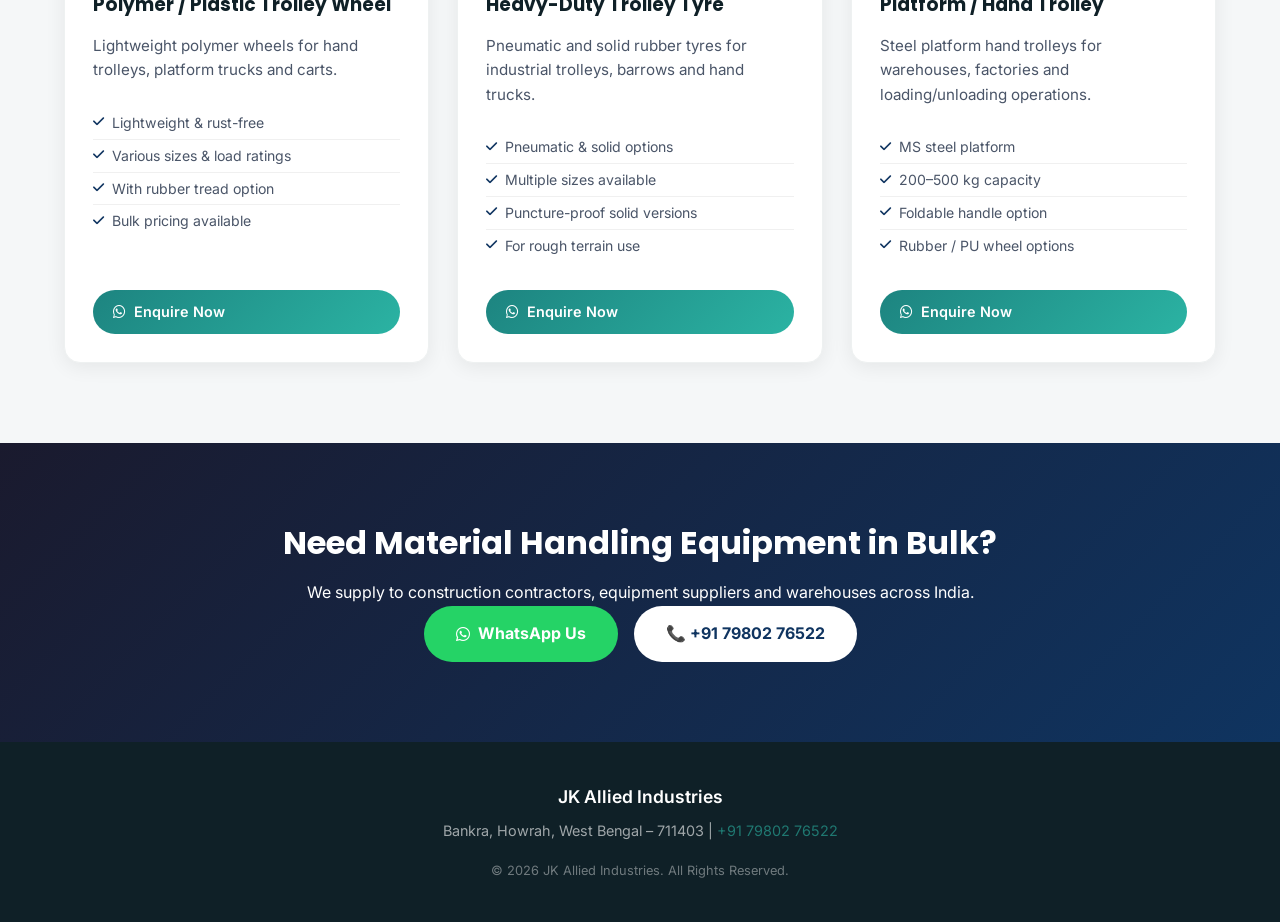
<file: material-handling.html>
<!DOCTYPE html>
<html lang="en">
<head>
  <!-- Google tag (gtag.js) -->
  <script async src="https://www.googletagmanager.com/gtag/js?id=G-BWE5R9C8J9"></script>
  <script>
    window.dataLayer = window.dataLayer || [];
    function gtag(){dataLayer.push(arguments);}
    gtag('js', new Date());
    gtag('config', 'G-BWE5R9C8J9');
  </script>
<meta charset="UTF-8">
<meta name="viewport" content="width=device-width, initial-scale=1.0">
<title>Material Handling – Wheelbarrow Trolleys, Polymer Wheels | JK Allied Industries Howrah</title>
<meta name="description" content="Buy Wheelbarrow Trolleys, UHMWPE/PU/Polymer Trolley Wheels, Heavy-Duty Tyres from JK Allied Industries – manufacturer in Bankra, Howrah. Pan-India supply. Call +91 79802 76522.">
<meta name="keywords" content="wheelbarrow trolley manufacturer Howrah, UHMWPE wheel supplier, PU trolley wheel West Bengal, polymer wheel manufacturer, heavy duty wheelbarrow India, construction trolley Bankra Howrah">
<link rel="canonical" href="https://www.jkalliedindustries.com/products/material-handling.html">
<meta property="og:title" content="Material Handling – Wheelbarrow Trolleys, Polymer Wheels | JK Allied Industries">
<meta property="og:type" content="website">
<link rel="preconnect" href="https://fonts.googleapis.com">
<link rel="preconnect" href="https://fonts.gstatic.com" crossorigin>
<link href="https://fonts.googleapis.com/css2?family=Poppins:wght@400;500;600;700;800&family=Inter:wght@400;500;600&display=swap" rel="stylesheet">
<link rel="stylesheet" href="https://cdnjs.cloudflare.com/ajax/libs/font-awesome/6.5.1/css/all.min.css">
<link rel="stylesheet" href="../style.css">
<link rel="stylesheet" href="../extra.css">
<!-- ✅ PRODUCT SCHEMA - Fixes Google Search Console Product Snippet errors -->
<script type="application/ld+json">
{
  "@context": "https://schema.org",
  "@type": "ItemList",
  "name": "Material Handling Products – JK Allied Industries",
  "url": "https://www.jkalliedindustries.com/products/material-handling.html",
  "itemListElement": [
    {
      "@type": "ListItem", "position": 1,
      "item": {
        "@type": "Product",
        "name": "Wheel Barrow Trolley",
        "description": "Heavy-duty wheelbarrow trolleys for construction and industrial material handling.",
        "brand": { "@type": "Brand", "name": "JK Allied Industries" },
        "manufacturer": { "@type": "Organization", "name": "JK Allied Industries" },
        "url": "https://www.jkalliedindustries.com/products/material-handling.html",
        "offers": { "@type": "Offer", "priceCurrency": "INR", "price": "1", "availability": "https://schema.org/InStock", "seller": { "@type": "Organization", "name": "JK Allied Industries" } }
      }
    },
    {
      "@type": "ListItem", "position": 2,
      "item": {
        "@type": "Product",
        "name": "UHMWPE Trolley Wheel",
        "description": "Ultra-high-molecular-weight polyethylene trolley wheels for heavy-duty industrial trolleys.",
        "brand": { "@type": "Brand", "name": "JK Allied Industries" },
        "manufacturer": { "@type": "Organization", "name": "JK Allied Industries" },
        "url": "https://www.jkalliedindustries.com/products/material-handling.html",
        "offers": { "@type": "Offer", "priceCurrency": "INR", "price": "1", "availability": "https://schema.org/InStock", "seller": { "@type": "Organization", "name": "JK Allied Industries" } }
      }
    },
    {
      "@type": "ListItem", "position": 3,
      "item": {
        "@type": "Product",
        "name": "PU Trolley Wheel (Polyurethane)",
        "description": "Polyurethane trolley wheels offering durability and low rolling resistance.",
        "brand": { "@type": "Brand", "name": "JK Allied Industries" },
        "manufacturer": { "@type": "Organization", "name": "JK Allied Industries" },
        "url": "https://www.jkalliedindustries.com/products/material-handling.html",
        "offers": { "@type": "Offer", "priceCurrency": "INR", "price": "1", "availability": "https://schema.org/InStock", "seller": { "@type": "Organization", "name": "JK Allied Industries" } }
      }
    },
    {
      "@type": "ListItem", "position": 4,
      "item": {
        "@type": "Product",
        "name": "Polymer / Plastic Trolley Wheel",
        "description": "Lightweight polymer and plastic wheels for hand trolleys and material handling equipment.",
        "brand": { "@type": "Brand", "name": "JK Allied Industries" },
        "manufacturer": { "@type": "Organization", "name": "JK Allied Industries" },
        "url": "https://www.jkalliedindustries.com/products/material-handling.html",
        "offers": { "@type": "Offer", "priceCurrency": "INR", "price": "1", "availability": "https://schema.org/InStock", "seller": { "@type": "Organization", "name": "JK Allied Industries" } }
      }
    },
    {
      "@type": "ListItem", "position": 5,
      "item": {
        "@type": "Product",
        "name": "Heavy-Duty Trolley Tyre",
        "description": "Heavy-duty rubber tyres for industrial trolleys and wheelbarrows.",
        "brand": { "@type": "Brand", "name": "JK Allied Industries" },
        "manufacturer": { "@type": "Organization", "name": "JK Allied Industries" },
        "url": "https://www.jkalliedindustries.com/products/material-handling.html",
        "offers": { "@type": "Offer", "priceCurrency": "INR", "price": "1", "availability": "https://schema.org/InStock", "seller": { "@type": "Organization", "name": "JK Allied Industries" } }
      }
    },
    {
      "@type": "ListItem", "position": 6,
      "item": {
        "@type": "Product",
        "name": "Platform / Hand Trolley",
        "description": "Platform and hand trolleys for warehouses, factories and construction sites.",
        "brand": { "@type": "Brand", "name": "JK Allied Industries" },
        "manufacturer": { "@type": "Organization", "name": "JK Allied Industries" },
        "url": "https://www.jkalliedindustries.com/products/material-handling.html",
        "offers": { "@type": "Offer", "priceCurrency": "INR", "price": "1", "availability": "https://schema.org/InStock", "seller": { "@type": "Organization", "name": "JK Allied Industries" } }
      }
    }
  ]
}
</script>
<style>
.page-hero{background:linear-gradient(135deg,#1a1a2e 0%,#16213e 50%,#0f3460 100%);padding:140px 0 80px;text-align:center;color:#fff;}
.page-hero h1{font-size:clamp(2rem,5vw,3rem);margin-bottom:16px;}
.page-hero p{font-size:1.1rem;opacity:.85;max-width:600px;margin:0 auto 24px;}
.breadcrumb{display:flex;justify-content:center;gap:8px;font-size:14px;opacity:.7;margin-bottom:20px;}
.breadcrumb a{color:#fff;text-decoration:none;}
.products-section{padding:80px 0;background:#f5f7f8;}
.products-grid{display:grid;grid-template-columns:repeat(auto-fill,minmax(300px,1fr));gap:28px;margin-top:48px;}
.product-card{background:#fff;border-radius:16px;overflow:hidden;box-shadow:0 4px 20px rgba(0,0,0,.07);transition:all .3s ease;}
.product-card:hover{transform:translateY(-6px);box-shadow:0 12px 40px rgba(15,52,96,.2);}
.product-icon{background:linear-gradient(135deg,#0f3460,#533483);padding:40px;text-align:center;font-size:48px;color:#fff;}
.product-img{width:100%;height:220px;object-fit:cover;display:block;}
.product-body{padding:28px;}
.product-body h3{font-size:1.15rem;color:#0F2027;margin-bottom:10px;}
.product-body p{color:#4a5568;font-size:.95rem;line-height:1.6;margin-bottom:16px;}
.product-specs{list-style:none;padding:0;margin-bottom:20px;}
.product-specs li{font-size:.88rem;color:#4a5568;padding:4px 0;border-bottom:1px solid #f0f0f0;display:flex;align-items:center;gap:8px;}
.product-specs li:last-child{border:none;}
.product-specs li i{color:#0f3460;font-size:.8rem;}
.enquire-btn{display:inline-flex;align-items:center;gap:8px;background:linear-gradient(135deg,#1D8480,#2BB3A3);color:#fff;padding:10px 20px;border-radius:50px;font-size:.9rem;font-weight:600;text-decoration:none;transition:all .3s;}
.enquire-btn:hover{transform:translateY(-2px);box-shadow:0 8px 20px rgba(29,132,128,.3);}
.cta-section{background:linear-gradient(135deg,#1a1a2e,#0f3460);padding:80px 0;text-align:center;color:#fff;}
.cta-section h2{font-size:2rem;margin-bottom:16px;}
.cta-btns{display:flex;gap:16px;justify-content:center;flex-wrap:wrap;}
.btn-white{background:#fff;color:#0f3460;padding:14px 32px;border-radius:50px;font-weight:700;text-decoration:none;}
.btn-wa{background:#25D366;color:#fff;padding:14px 32px;border-radius:50px;font-weight:700;text-decoration:none;display:inline-flex;align-items:center;gap:8px;}
.btn-wa:hover,.btn-white:hover{transform:translateY(-3px);}
</style>
</head>
<body>

<header class="header" id="header">
  <div class="container">
    <nav class="nav">
      <a href="../index.html" class="logo"><span>JK Allied</span> Industries</a>
      <ul class="nav-links">
        <li><a href="../index.html">Home</a></li>
        <li><a href="../index.html#about">About</a></li>
        <li><a href="../index.html#categories">Products</a></li>
        <li><a href="../index.html#why-us">Why Us</a></li>
        <li><a href="../index.html#contact">Contact</a></li>
      </ul>
      <a href="../index.html#contact" class="btn btn-primary">Get Quote</a>
      <button class="hamburger" id="hamburger"><i class="fa-solid fa-bars"></i></button>
    </nav>
  </div>
</header>

<section class="page-hero">
  <div class="container">
    <div class="breadcrumb">
      <a href="../index.html">Home</a><span>›</span><span>Material Handling</span>
    </div>
    <h1>Material Handling</h1>
    <p>Wheelbarrow Trolleys, UHMWPE / PU / Polymer Trolley Wheels & Heavy-Duty Tyres — pan-India supply from Bankra, Howrah.</p>
    <a href="https://wa.me/917980276522" style="background:#fff;color:#0f3460;font-weight:700;border-radius:50px;padding:12px 28px;text-decoration:none;display:inline-flex;align-items:center;gap:8px;">
      <i class="fa-brands fa-whatsapp"></i> Get Bulk Quote
    </a>
  </div>
</section>

<section class="products-section">
  <div class="container">
    <h2 style="text-align:center;font-size:1.8rem;color:#0F2027;">Material Handling Products</h2>
    <p style="text-align:center;color:#4a5568;margin-top:8px;">Trusted by construction contractors, equipment suppliers and industrial units across India.</p>
    <div class="products-grid">

      <div class="product-card">
        <img class="product-img" src="../images/wheelbarrow-trolley.jpg" alt="Wheel Barrow Trolley" loading="lazy">
        <div class="product-body">
          <h3>Wheel Barrow Trolley</h3>
          <p>Heavy-duty steel wheelbarrow trolleys for construction, mining and industrial material transport.</p>
          <ul class="product-specs">
            <li><i class="fa-solid fa-check"></i> Heavy duty MS steel body</li>
            <li><i class="fa-solid fa-check"></i> Load capacity: 100–200 kg</li>
            <li><i class="fa-solid fa-check"></i> Pneumatic / solid wheel options</li>
            <li><i class="fa-solid fa-check"></i> Powder coated finish</li>
          </ul>
          <a href="https://wa.me/917980276522?text=Hi, I need a quote for Wheelbarrow Trolley" class="enquire-btn"><i class="fa-brands fa-whatsapp"></i> Enquire Now</a>
        </div>
      </div>

      <div class="product-card">
        <img class="product-img" src="../images/trolley-branded.jpg" alt="UHMWPE Trolley Wheel" loading="lazy">
        <div class="product-body">
          <h3>UHMWPE Trolley Wheel</h3>
          <p>Ultra High Molecular Weight Polyethylene wheels for trolleys — light, strong and corrosion-free.</p>
          <ul class="product-specs">
            <li><i class="fa-solid fa-check"></i> Extremely high wear resistance</li>
            <li><i class="fa-solid fa-check"></i> Chemical & corrosion resistant</li>
            <li><i class="fa-solid fa-check"></i> Various diameters available</li>
            <li><i class="fa-solid fa-check"></i> With bearing / without bearing</li>
          </ul>
          <a href="https://wa.me/917980276522?text=Hi, I need a quote for UHMWPE Trolley Wheel" class="enquire-btn"><i class="fa-brands fa-whatsapp"></i> Enquire Now</a>
        </div>
      </div>

      <div class="product-card">
        <img class="product-img" src="../images/trolley-branded.jpg" alt="PU Trolley Wheel Polyurethane" loading="lazy">
        <div class="product-body">
          <h3>PU Trolley Wheel (Polyurethane)</h3>
          <p>Polyurethane trolley wheels offering excellent load capacity and floor protection.</p>
          <ul class="product-specs">
            <li><i class="fa-solid fa-check"></i> High load capacity</li>
            <li><i class="fa-solid fa-check"></i> Floor-friendly (no marking)</li>
            <li><i class="fa-solid fa-check"></i> Oil & chemical resistant</li>
            <li><i class="fa-solid fa-check"></i> Swivel & fixed options</li>
          </ul>
          <a href="https://wa.me/917980276522?text=Hi, I need a quote for PU Trolley Wheel" class="enquire-btn"><i class="fa-brands fa-whatsapp"></i> Enquire Now</a>
        </div>
      </div>

      <div class="product-card">
        <img class="product-img" src="../images/trolley-branded.jpg" alt="Polymer Plastic Trolley Wheel" loading="lazy">
        <div class="product-body">
          <h3>Polymer / Plastic Trolley Wheel</h3>
          <p>Lightweight polymer wheels for hand trolleys, platform trucks and carts.</p>
          <ul class="product-specs">
            <li><i class="fa-solid fa-check"></i> Lightweight & rust-free</li>
            <li><i class="fa-solid fa-check"></i> Various sizes & load ratings</li>
            <li><i class="fa-solid fa-check"></i> With rubber tread option</li>
            <li><i class="fa-solid fa-check"></i> Bulk pricing available</li>
          </ul>
          <a href="https://wa.me/917980276522?text=Hi, I need a quote for Polymer Trolley Wheel" class="enquire-btn"><i class="fa-brands fa-whatsapp"></i> Enquire Now</a>
        </div>
      </div>

      <div class="product-card">
        <img class="product-img" src="../images/wheelbarrow-trolley.jpg" alt="Heavy Duty Trolley Tyre" loading="lazy">
        <div class="product-body">
          <h3>Heavy-Duty Trolley Tyre</h3>
          <p>Pneumatic and solid rubber tyres for industrial trolleys, barrows and hand trucks.</p>
          <ul class="product-specs">
            <li><i class="fa-solid fa-check"></i> Pneumatic & solid options</li>
            <li><i class="fa-solid fa-check"></i> Multiple sizes available</li>
            <li><i class="fa-solid fa-check"></i> Puncture-proof solid versions</li>
            <li><i class="fa-solid fa-check"></i> For rough terrain use</li>
          </ul>
          <a href="https://wa.me/917980276522?text=Hi, I need a quote for Heavy Duty Trolley Tyre" class="enquire-btn"><i class="fa-brands fa-whatsapp"></i> Enquire Now</a>
        </div>
      </div>

      <div class="product-card">
        <img class="product-img" src="../images/platform-trolley.jpg" alt="Platform Hand Trolley" loading="lazy">
        <div class="product-body">
          <h3>Platform / Hand Trolley</h3>
          <p>Steel platform hand trolleys for warehouses, factories and loading/unloading operations.</p>
          <ul class="product-specs">
            <li><i class="fa-solid fa-check"></i> MS steel platform</li>
            <li><i class="fa-solid fa-check"></i> 200–500 kg capacity</li>
            <li><i class="fa-solid fa-check"></i> Foldable handle option</li>
            <li><i class="fa-solid fa-check"></i> Rubber / PU wheel options</li>
          </ul>
          <a href="https://wa.me/917980276522?text=Hi, I need a quote for Platform Hand Trolley" class="enquire-btn"><i class="fa-brands fa-whatsapp"></i> Enquire Now</a>
        </div>
      </div>

    </div>
  </div>
</section>

<section class="cta-section">
  <div class="container">
    <h2>Need Material Handling Equipment in Bulk?</h2>
    <p>We supply to construction contractors, equipment suppliers and warehouses across India.</p>
    <div class="cta-btns">
      <a href="https://wa.me/917980276522?text=Hi, I need bulk material handling equipment quote" class="btn-wa"><i class="fa-brands fa-whatsapp"></i> WhatsApp Us</a>
      <a href="tel:+917980276522" class="btn-white">📞 +91 79802 76522</a>
    </div>
  </div>
</section>

<footer style="background:#0F2027;color:#fff;padding:40px 0;text-align:center;">
  <div class="container">
    <p style="margin-bottom:8px;font-weight:600;font-size:1.1rem;">JK Allied Industries</p>
    <p style="opacity:.6;font-size:.9rem;">Bankra, Howrah, West Bengal – 711403 | <a href="tel:+917980276522" style="color:#2BB3A3;">+91 79802 76522</a></p>
    <p style="opacity:.4;font-size:.8rem;margin-top:16px;">© 2026 JK Allied Industries. All Rights Reserved.</p>
  </div>
</footer>

<a href="https://wa.me/917980276522" class="whatsapp-float" target="_blank" rel="noopener" aria-label="WhatsApp"><i class="fa-brands fa-whatsapp"></i></a>
<script src="../script.js"></script>
</body>
</html>
</file>
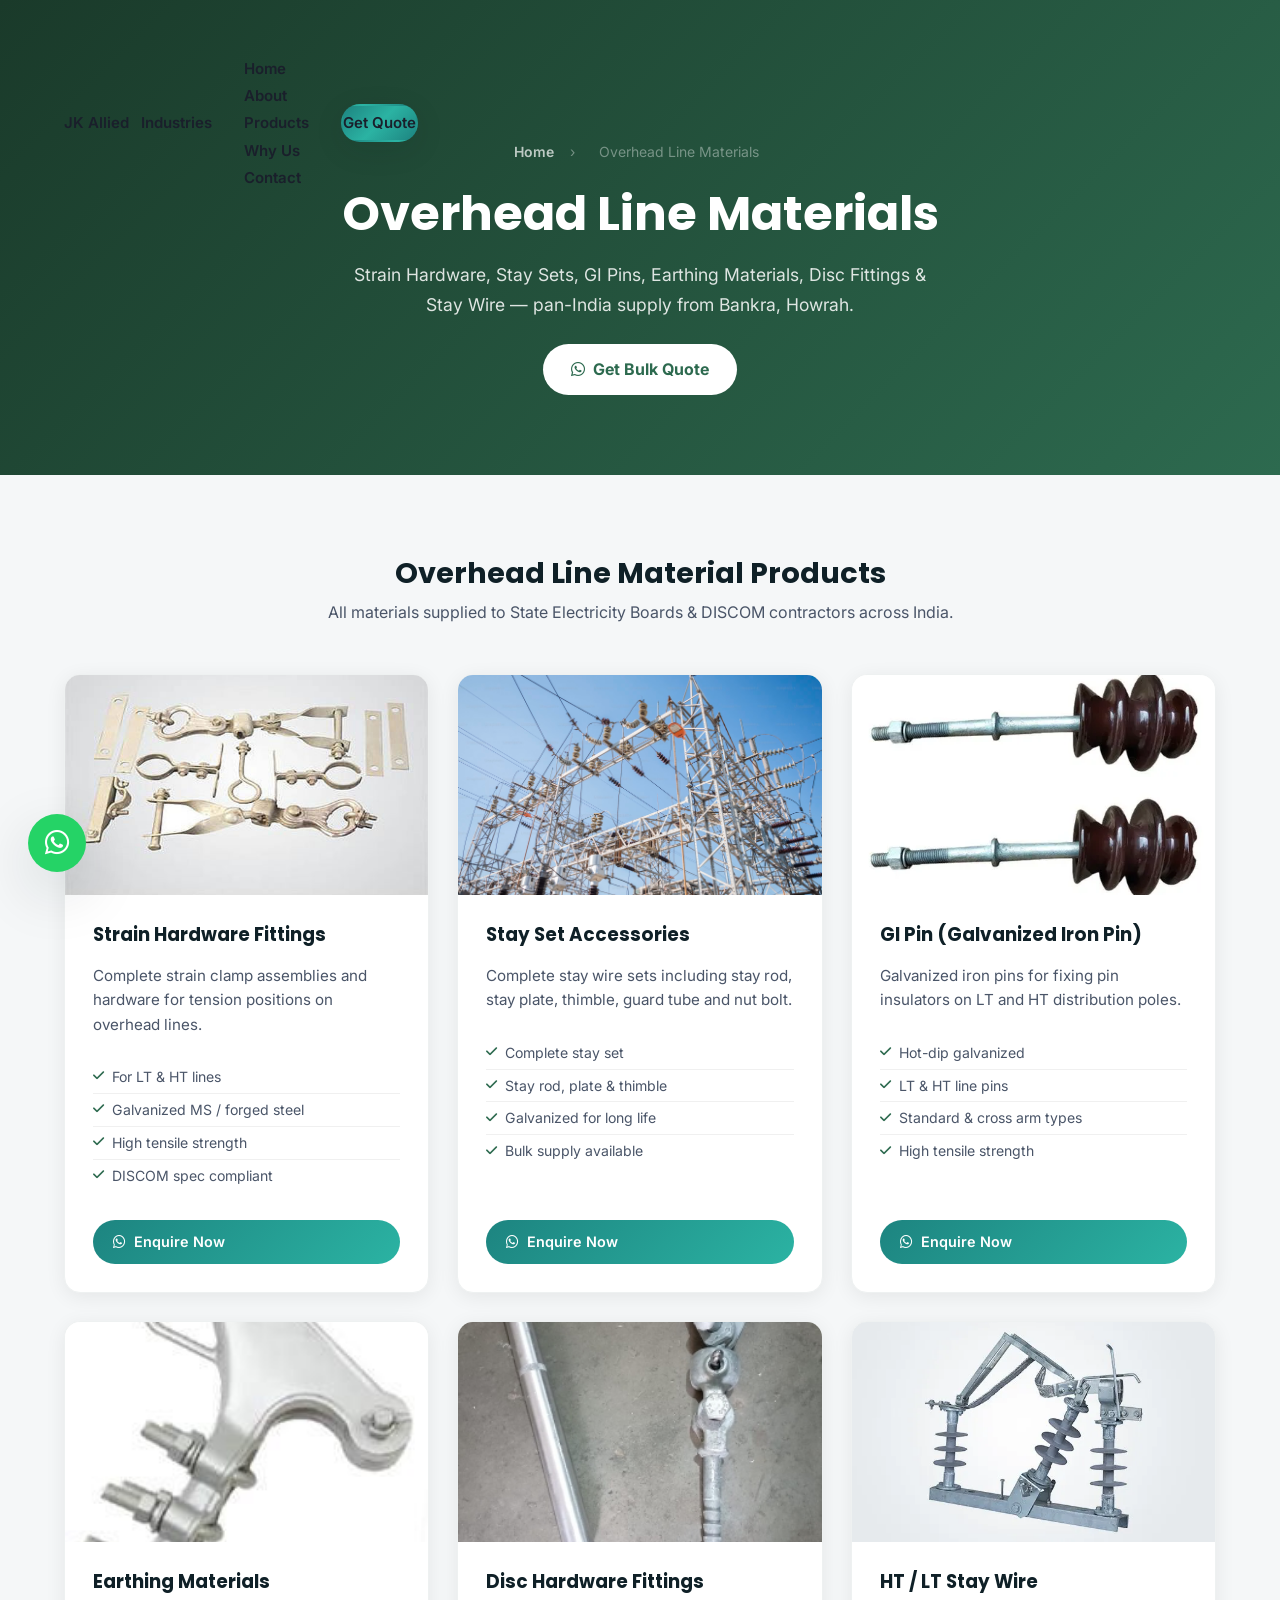
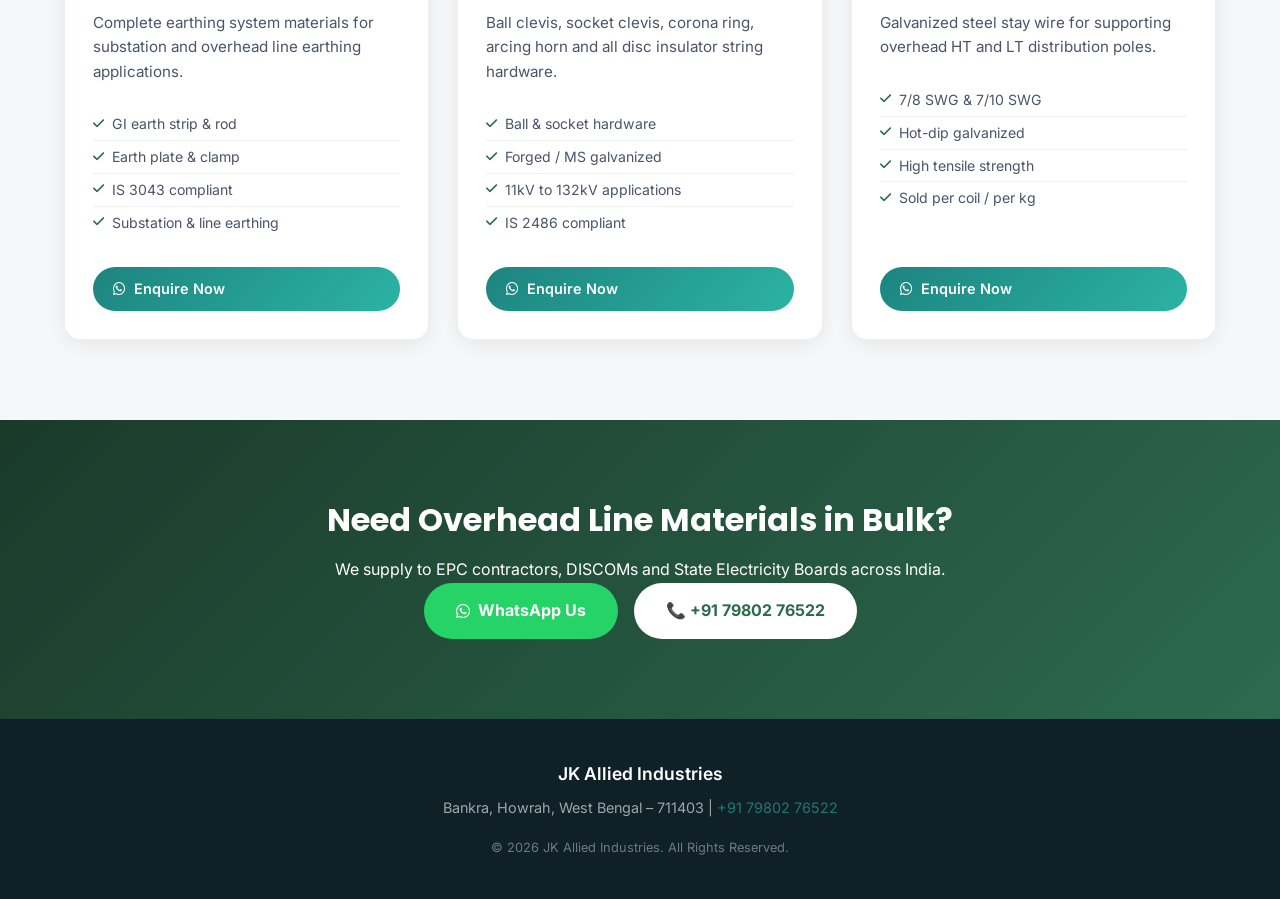
<file: overhead-line.html>
<!DOCTYPE html>
<html lang="en">
<head>
  <!-- Google tag (gtag.js) -->
  <script async src="https://www.googletagmanager.com/gtag/js?id=G-BWE5R9C8J9"></script>
  <script>
    window.dataLayer = window.dataLayer || [];
    function gtag(){dataLayer.push(arguments);}
    gtag('js', new Date());
    gtag('config', 'G-BWE5R9C8J9');
  </script>
<meta charset="UTF-8">
<meta name="viewport" content="width=device-width, initial-scale=1.0">
<title>Overhead Line Materials – Strain Hardware, Stay Sets, GI Pins, Earthing | JK Allied Industries</title>
<meta name="description" content="Buy Strain Hardware, Stay Sets, GI Pins, Earthing Materials, Disc Hardware Fittings, HT/LT Stay Wire from JK Allied Industries – ISO certified manufacturer Bankra, Howrah. Pan-India supply.">
<meta name="keywords" content="strain hardware manufacturer Howrah, stay set supplier West Bengal, GI pin manufacturer, earthing material supplier India, disc hardware fitting, HT stay wire LT stay wire, overhead line material Bankra">
<link rel="canonical" href="https://www.jkalliedindustries.com/products/overhead-line.html">
<meta property="og:title" content="Overhead Line Materials – Strain Hardware, Stay Sets, GI Pins | JK Allied Industries">
<meta property="og:type" content="website">
<link rel="preconnect" href="https://fonts.googleapis.com">
<link rel="preconnect" href="https://fonts.gstatic.com" crossorigin>
<link href="https://fonts.googleapis.com/css2?family=Poppins:wght@400;500;600;700;800&family=Inter:wght@400;500;600&display=swap" rel="stylesheet">
<link rel="stylesheet" href="https://cdnjs.cloudflare.com/ajax/libs/font-awesome/6.5.1/css/all.min.css">
<link rel="stylesheet" href="../style.css">
<link rel="stylesheet" href="../extra.css">
<!-- ✅ PRODUCT SCHEMA - Fixes Google Search Console Product Snippet errors -->
<script type="application/ld+json">
{
  "@context": "https://schema.org",
  "@type": "ItemList",
  "name": "Overhead Line Materials – JK Allied Industries",
  "url": "https://www.jkalliedindustries.com/products/overhead-line.html",
  "itemListElement": [
    {
      "@type": "ListItem", "position": 1,
      "item": {
        "@type": "Product",
        "name": "Strain Hardware Fittings",
        "description": "Strain hardware fittings for overhead power transmission and distribution lines.",
        "brand": { "@type": "Brand", "name": "JK Allied Industries" },
        "manufacturer": { "@type": "Organization", "name": "JK Allied Industries" },
        "url": "https://www.jkalliedindustries.com/products/overhead-line.html",
        "offers": { "@type": "Offer", "priceCurrency": "INR", "price": "1", "availability": "https://schema.org/InStock", "seller": { "@type": "Organization", "name": "JK Allied Industries" } }
      }
    },
    {
      "@type": "ListItem", "position": 2,
      "item": {
        "@type": "Product",
        "name": "Stay Set Accessories",
        "description": "Stay set accessories for overhead line stabilization and support structures.",
        "brand": { "@type": "Brand", "name": "JK Allied Industries" },
        "manufacturer": { "@type": "Organization", "name": "JK Allied Industries" },
        "url": "https://www.jkalliedindustries.com/products/overhead-line.html",
        "offers": { "@type": "Offer", "priceCurrency": "INR", "price": "1", "availability": "https://schema.org/InStock", "seller": { "@type": "Organization", "name": "JK Allied Industries" } }
      }
    },
    {
      "@type": "ListItem", "position": 3,
      "item": {
        "@type": "Product",
        "name": "GI Pin (Galvanized Iron Pin)",
        "description": "Galvanized iron pins for overhead line insulators and cross arms.",
        "brand": { "@type": "Brand", "name": "JK Allied Industries" },
        "manufacturer": { "@type": "Organization", "name": "JK Allied Industries" },
        "url": "https://www.jkalliedindustries.com/products/overhead-line.html",
        "offers": { "@type": "Offer", "priceCurrency": "INR", "price": "1", "availability": "https://schema.org/InStock", "seller": { "@type": "Organization", "name": "JK Allied Industries" } }
      }
    },
    {
      "@type": "ListItem", "position": 4,
      "item": {
        "@type": "Product",
        "name": "Earthing Materials",
        "description": "Earthing materials for electrical safety in overhead distribution systems.",
        "brand": { "@type": "Brand", "name": "JK Allied Industries" },
        "manufacturer": { "@type": "Organization", "name": "JK Allied Industries" },
        "url": "https://www.jkalliedindustries.com/products/overhead-line.html",
        "offers": { "@type": "Offer", "priceCurrency": "INR", "price": "1", "availability": "https://schema.org/InStock", "seller": { "@type": "Organization", "name": "JK Allied Industries" } }
      }
    },
    {
      "@type": "ListItem", "position": 5,
      "item": {
        "@type": "Product",
        "name": "Disc Hardware Fittings",
        "description": "Disc insulator hardware fittings for HT overhead power lines.",
        "brand": { "@type": "Brand", "name": "JK Allied Industries" },
        "manufacturer": { "@type": "Organization", "name": "JK Allied Industries" },
        "url": "https://www.jkalliedindustries.com/products/overhead-line.html",
        "offers": { "@type": "Offer", "priceCurrency": "INR", "price": "1", "availability": "https://schema.org/InStock", "seller": { "@type": "Organization", "name": "JK Allied Industries" } }
      }
    },
    {
      "@type": "ListItem", "position": 6,
      "item": {
        "@type": "Product",
        "name": "HT / LT Stay Wire",
        "description": "High and low tension stay wires for overhead line pole support and stabilization.",
        "brand": { "@type": "Brand", "name": "JK Allied Industries" },
        "manufacturer": { "@type": "Organization", "name": "JK Allied Industries" },
        "url": "https://www.jkalliedindustries.com/products/overhead-line.html",
        "offers": { "@type": "Offer", "priceCurrency": "INR", "price": "1", "availability": "https://schema.org/InStock", "seller": { "@type": "Organization", "name": "JK Allied Industries" } }
      }
    }
  ]
}
</script>
<style>
.page-hero{background:linear-gradient(135deg,#1a3a2a 0%,#2d6a4f 100%);padding:140px 0 80px;text-align:center;color:#fff;}
.page-hero h1{font-size:clamp(2rem,5vw,3rem);margin-bottom:16px;}
.page-hero p{font-size:1.1rem;opacity:.85;max-width:600px;margin:0 auto 24px;}
.breadcrumb{display:flex;justify-content:center;gap:8px;font-size:14px;opacity:.7;margin-bottom:20px;}
.breadcrumb a{color:#fff;text-decoration:none;}
.products-section{padding:80px 0;background:#f5f7f8;}
.products-grid{display:grid;grid-template-columns:repeat(auto-fill,minmax(300px,1fr));gap:28px;margin-top:48px;}
.product-card{background:#fff;border-radius:16px;overflow:hidden;box-shadow:0 4px 20px rgba(0,0,0,.07);transition:all .3s ease;}
.product-card:hover{transform:translateY(-6px);box-shadow:0 12px 40px rgba(45,106,79,.2);}
.product-icon{background:linear-gradient(135deg,#2d6a4f,#52b788);padding:40px;text-align:center;font-size:48px;color:#fff;}
.product-img{width:100%;height:220px;object-fit:cover;display:block;}
.product-body{padding:28px;}
.product-body h3{font-size:1.15rem;color:#0F2027;margin-bottom:10px;}
.product-body p{color:#4a5568;font-size:.95rem;line-height:1.6;margin-bottom:16px;}
.product-specs{list-style:none;padding:0;margin-bottom:20px;}
.product-specs li{font-size:.88rem;color:#4a5568;padding:4px 0;border-bottom:1px solid #f0f0f0;display:flex;align-items:center;gap:8px;}
.product-specs li:last-child{border:none;}
.product-specs li i{color:#2d6a4f;font-size:.8rem;}
.enquire-btn{display:inline-flex;align-items:center;gap:8px;background:linear-gradient(135deg,#1D8480,#2BB3A3);color:#fff;padding:10px 20px;border-radius:50px;font-size:.9rem;font-weight:600;text-decoration:none;transition:all .3s;}
.enquire-btn:hover{transform:translateY(-2px);box-shadow:0 8px 20px rgba(29,132,128,.3);}
.cta-section{background:linear-gradient(135deg,#1a3a2a,#2d6a4f);padding:80px 0;text-align:center;color:#fff;}
.cta-section h2{font-size:2rem;margin-bottom:16px;}
.cta-btns{display:flex;gap:16px;justify-content:center;flex-wrap:wrap;}
.btn-white{background:#fff;color:#2d6a4f;padding:14px 32px;border-radius:50px;font-weight:700;text-decoration:none;transition:all .3s;}
.btn-wa{background:#25D366;color:#fff;padding:14px 32px;border-radius:50px;font-weight:700;text-decoration:none;display:inline-flex;align-items:center;gap:8px;}
.btn-wa:hover,.btn-white:hover{transform:translateY(-3px);}
</style>
</head>
<body>

<header class="header" id="header">
  <div class="container">
    <nav class="nav">
      <a href="../index.html" class="logo"><span>JK Allied</span> Industries</a>
      <ul class="nav-links">
        <li><a href="../index.html">Home</a></li>
        <li><a href="../index.html#about">About</a></li>
        <li><a href="../index.html#categories">Products</a></li>
        <li><a href="../index.html#why-us">Why Us</a></li>
        <li><a href="../index.html#contact">Contact</a></li>
      </ul>
      <a href="../index.html#contact" class="btn btn-primary">Get Quote</a>
      <button class="hamburger" id="hamburger"><i class="fa-solid fa-bars"></i></button>
    </nav>
  </div>
</header>

<section class="page-hero">
  <div class="container">
    <div class="breadcrumb">
      <a href="../index.html">Home</a><span>›</span><span>Overhead Line Materials</span>
    </div>
    <h1>Overhead Line Materials</h1>
    <p>Strain Hardware, Stay Sets, GI Pins, Earthing Materials, Disc Fittings & Stay Wire — pan-India supply from Bankra, Howrah.</p>
    <a href="https://wa.me/917980276522" style="background:#fff;color:#2d6a4f;font-weight:700;border-radius:50px;padding:12px 28px;text-decoration:none;display:inline-flex;align-items:center;gap:8px;">
      <i class="fa-brands fa-whatsapp"></i> Get Bulk Quote
    </a>
  </div>
</section>

<section class="products-section">
  <div class="container">
    <h2 style="text-align:center;font-size:1.8rem;color:#0F2027;">Overhead Line Material Products</h2>
    <p style="text-align:center;color:#4a5568;margin-top:8px;">All materials supplied to State Electricity Boards & DISCOM contractors across India.</p>
    <div class="products-grid">

      <div class="product-card">
        <img class="product-img" src="../images/strain-hardware.jpg" alt="Strain Hardware Fittings" loading="lazy">
        <div class="product-body">
          <h3>Strain Hardware Fittings</h3>
          <p>Complete strain clamp assemblies and hardware for tension positions on overhead lines.</p>
          <ul class="product-specs">
            <li><i class="fa-solid fa-check"></i> For LT & HT lines</li>
            <li><i class="fa-solid fa-check"></i> Galvanized MS / forged steel</li>
            <li><i class="fa-solid fa-check"></i> High tensile strength</li>
            <li><i class="fa-solid fa-check"></i> DISCOM spec compliant</li>
          </ul>
          <a href="https://wa.me/917980276522?text=Hi, I need a quote for Strain Hardware" class="enquire-btn"><i class="fa-brands fa-whatsapp"></i> Enquire Now</a>
        </div>
      </div>

      <div class="product-card">
        <img class="product-img" src="../images/overhead-line.jpg" alt="Stay Set Accessories" loading="lazy">
        <div class="product-body">
          <h3>Stay Set Accessories</h3>
          <p>Complete stay wire sets including stay rod, stay plate, thimble, guard tube and nut bolt.</p>
          <ul class="product-specs">
            <li><i class="fa-solid fa-check"></i> Complete stay set</li>
            <li><i class="fa-solid fa-check"></i> Stay rod, plate & thimble</li>
            <li><i class="fa-solid fa-check"></i> Galvanized for long life</li>
            <li><i class="fa-solid fa-check"></i> Bulk supply available</li>
          </ul>
          <a href="https://wa.me/917980276522?text=Hi, I need a quote for Stay Sets" class="enquire-btn"><i class="fa-brands fa-whatsapp"></i> Enquire Now</a>
        </div>
      </div>

      <div class="product-card">
        <img class="product-img" src="../images/gi-pin.jpg" alt="GI Pin Galvanized Iron Pin" loading="lazy">
        <div class="product-body">
          <h3>GI Pin (Galvanized Iron Pin)</h3>
          <p>Galvanized iron pins for fixing pin insulators on LT and HT distribution poles.</p>
          <ul class="product-specs">
            <li><i class="fa-solid fa-check"></i> Hot-dip galvanized</li>
            <li><i class="fa-solid fa-check"></i> LT & HT line pins</li>
            <li><i class="fa-solid fa-check"></i> Standard & cross arm types</li>
            <li><i class="fa-solid fa-check"></i> High tensile strength</li>
          </ul>
          <a href="https://wa.me/917980276522?text=Hi, I need a quote for GI Pins" class="enquire-btn"><i class="fa-brands fa-whatsapp"></i> Enquire Now</a>
        </div>
      </div>

      <div class="product-card">
        <img class="product-img" src="../images/strain-clamp.jpg" alt="Earthing Materials" loading="lazy">
        <div class="product-body">
          <h3>Earthing Materials</h3>
          <p>Complete earthing system materials for substation and overhead line earthing applications.</p>
          <ul class="product-specs">
            <li><i class="fa-solid fa-check"></i> GI earth strip & rod</li>
            <li><i class="fa-solid fa-check"></i> Earth plate & clamp</li>
            <li><i class="fa-solid fa-check"></i> IS 3043 compliant</li>
            <li><i class="fa-solid fa-check"></i> Substation & line earthing</li>
          </ul>
          <a href="https://wa.me/917980276522?text=Hi, I need a quote for Earthing Materials" class="enquire-btn"><i class="fa-brands fa-whatsapp"></i> Enquire Now</a>
        </div>
      </div>

      <div class="product-card">
        <img class="product-img" src="../images/disc-hardware.jpg" alt="Disc Hardware Fittings" loading="lazy">
        <div class="product-body">
          <h3>Disc Hardware Fittings</h3>
          <p>Ball clevis, socket clevis, corona ring, arcing horn and all disc insulator string hardware.</p>
          <ul class="product-specs">
            <li><i class="fa-solid fa-check"></i> Ball & socket hardware</li>
            <li><i class="fa-solid fa-check"></i> Forged / MS galvanized</li>
            <li><i class="fa-solid fa-check"></i> 11kV to 132kV applications</li>
            <li><i class="fa-solid fa-check"></i> IS 2486 compliant</li>
          </ul>
          <a href="https://wa.me/917980276522?text=Hi, I need a quote for Disc Hardware Fittings" class="enquire-btn"><i class="fa-brands fa-whatsapp"></i> Enquire Now</a>
        </div>
      </div>

      <div class="product-card">
        <img class="product-img" src="../images/gang-ab-switch-2.jpg" alt="HT LT Stay Wire" loading="lazy">
        <div class="product-body">
          <h3>HT / LT Stay Wire</h3>
          <p>Galvanized steel stay wire for supporting overhead HT and LT distribution poles.</p>
          <ul class="product-specs">
            <li><i class="fa-solid fa-check"></i> 7/8 SWG & 7/10 SWG</li>
            <li><i class="fa-solid fa-check"></i> Hot-dip galvanized</li>
            <li><i class="fa-solid fa-check"></i> High tensile strength</li>
            <li><i class="fa-solid fa-check"></i> Sold per coil / per kg</li>
          </ul>
          <a href="https://wa.me/917980276522?text=Hi, I need a quote for Stay Wire" class="enquire-btn"><i class="fa-brands fa-whatsapp"></i> Enquire Now</a>
        </div>
      </div>

    </div>
  </div>
</section>

<section class="cta-section">
  <div class="container">
    <h2>Need Overhead Line Materials in Bulk?</h2>
    <p>We supply to EPC contractors, DISCOMs and State Electricity Boards across India.</p>
    <div class="cta-btns">
      <a href="https://wa.me/917980276522?text=Hi, I need bulk overhead line material quote" class="btn-wa"><i class="fa-brands fa-whatsapp"></i> WhatsApp Us</a>
      <a href="tel:+917980276522" class="btn-white">📞 +91 79802 76522</a>
    </div>
  </div>
</section>

<footer style="background:#0F2027;color:#fff;padding:40px 0;text-align:center;">
  <div class="container">
    <p style="margin-bottom:8px;font-weight:600;font-size:1.1rem;">JK Allied Industries</p>
    <p style="opacity:.6;font-size:.9rem;">Bankra, Howrah, West Bengal – 711403 | <a href="tel:+917980276522" style="color:#2BB3A3;">+91 79802 76522</a></p>
    <p style="opacity:.4;font-size:.8rem;margin-top:16px;">© 2026 JK Allied Industries. All Rights Reserved.</p>
  </div>
</footer>

<a href="https://wa.me/917980276522" class="whatsapp-float" target="_blank" rel="noopener" aria-label="WhatsApp"><i class="fa-brands fa-whatsapp"></i></a>
<script src="../script.js"></script>
</body>
</html>
</file>
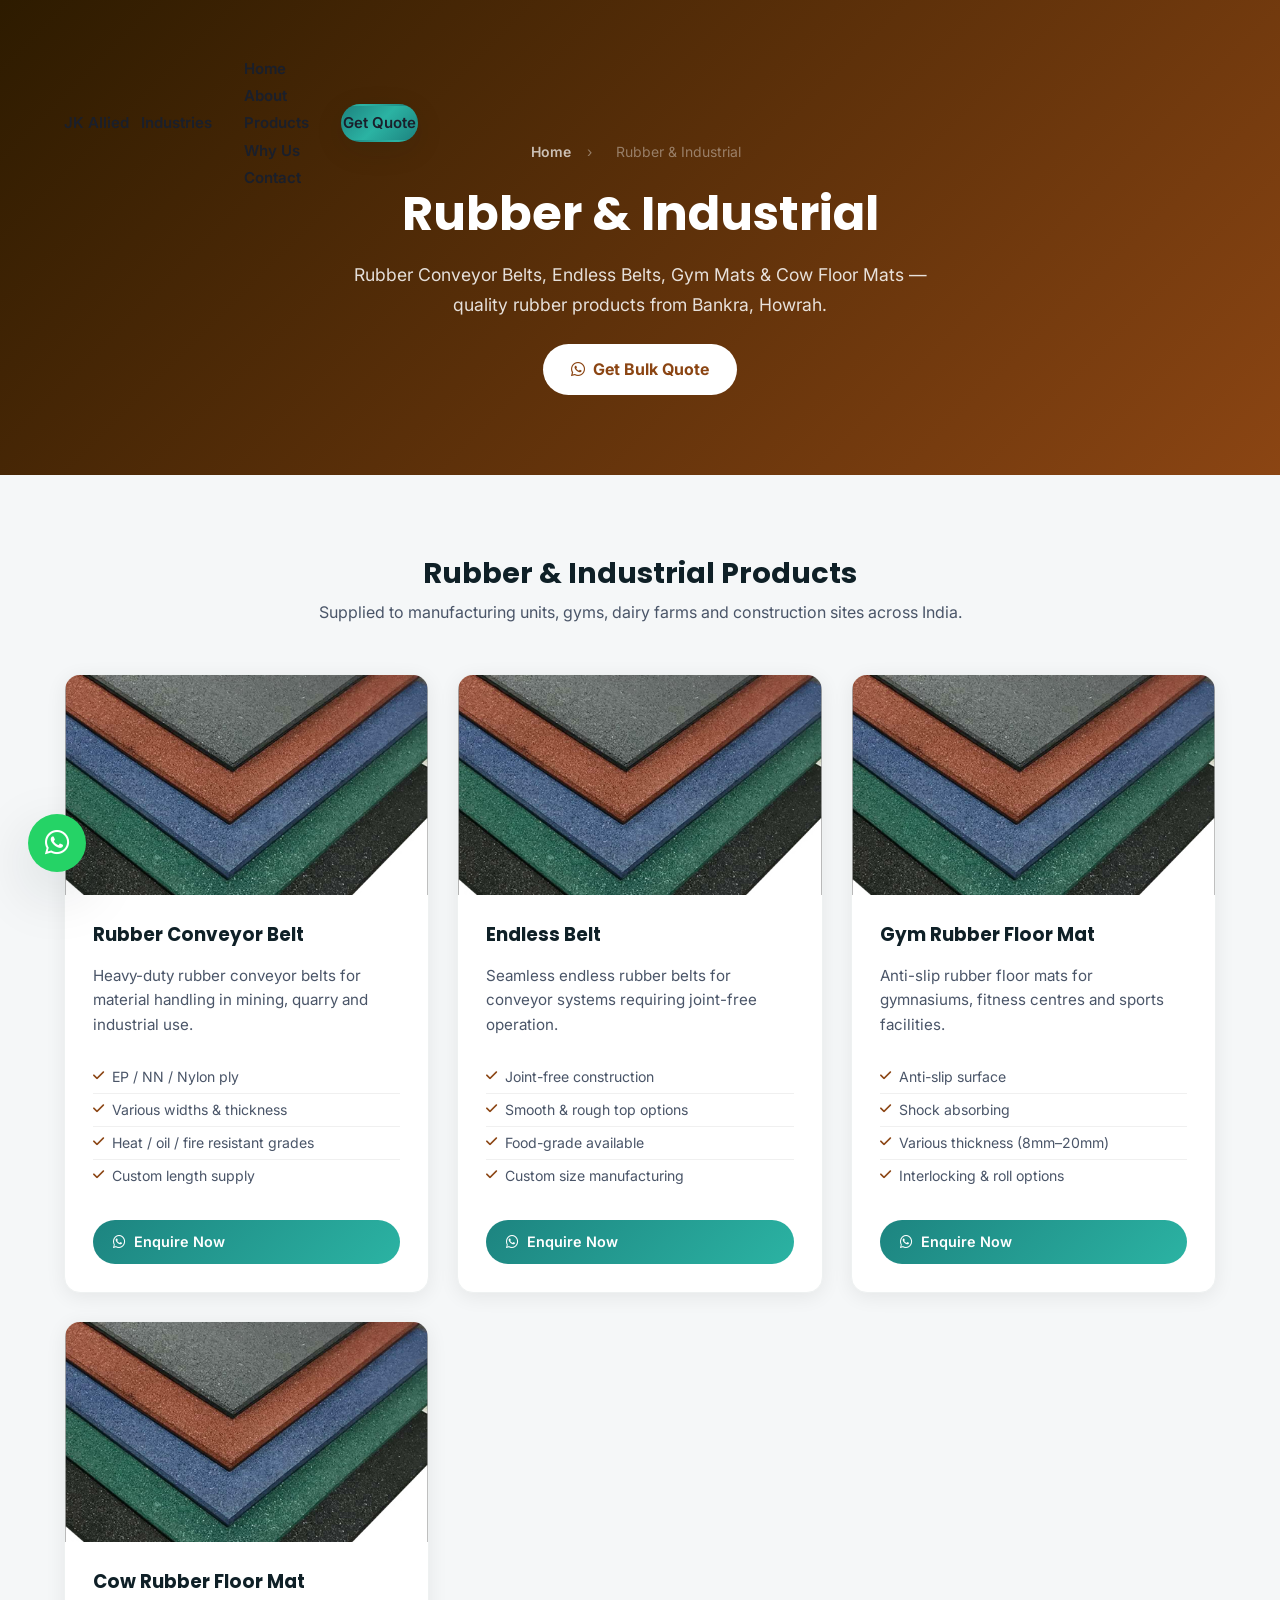
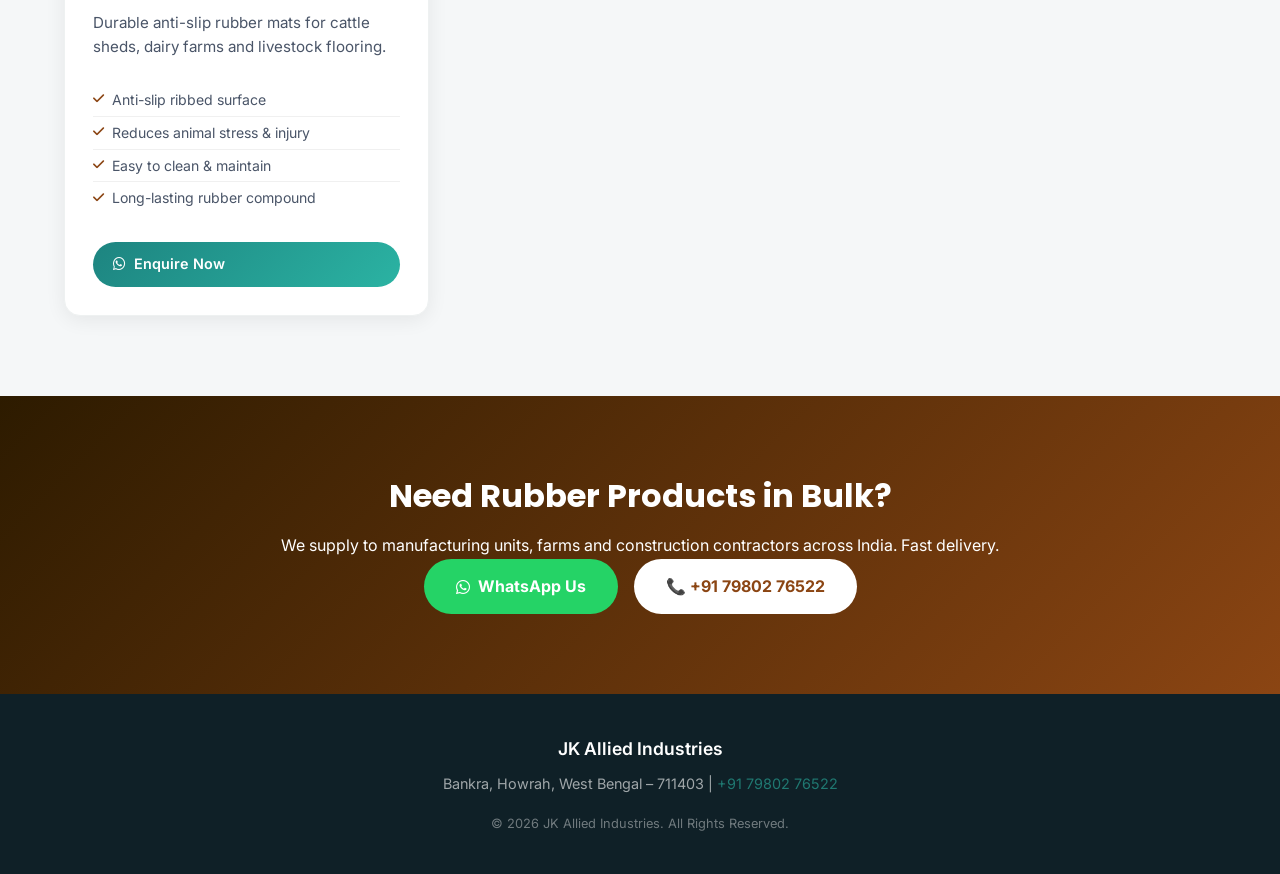
<file: rubber-industrial.html>
<!DOCTYPE html>
<html lang="en">
<head>
  <!-- Google tag (gtag.js) -->
  <script async src="https://www.googletagmanager.com/gtag/js?id=G-BWE5R9C8J9"></script>
  <script>
    window.dataLayer = window.dataLayer || [];
    function gtag(){dataLayer.push(arguments);}
    gtag('js', new Date());
    gtag('config', 'G-BWE5R9C8J9');
  </script>
<meta charset="UTF-8">
<meta name="viewport" content="width=device-width, initial-scale=1.0">
<title>Rubber & Industrial – Conveyor Belts, Floor Mats | JK Allied Industries Howrah</title>
<meta name="description" content="Buy Rubber Conveyor Belts, Endless Belts, Gym & Cow Floor Mats from JK Allied Industries – manufacturer & stockist in Bankra, Howrah, West Bengal. Pan-India supply. Call +91 79802 76522.">
<meta name="keywords" content="rubber conveyor belt manufacturer Howrah, endless belt supplier West Bengal, gym rubber mat supplier, cow rubber floor mat, industrial rubber product Bankra, rubber belt West Bengal">
<link rel="canonical" href="https://www.jkalliedindustries.com/products/rubber-industrial.html">
<meta property="og:title" content="Rubber & Industrial Products – Conveyor Belts, Floor Mats | JK Allied Industries">
<meta property="og:type" content="website">
<link rel="preconnect" href="https://fonts.googleapis.com">
<link rel="preconnect" href="https://fonts.gstatic.com" crossorigin>
<link href="https://fonts.googleapis.com/css2?family=Poppins:wght@400;500;600;700;800&family=Inter:wght@400;500;600&display=swap" rel="stylesheet">
<link rel="stylesheet" href="https://cdnjs.cloudflare.com/ajax/libs/font-awesome/6.5.1/css/all.min.css">
<link rel="stylesheet" href="../style.css">
<link rel="stylesheet" href="../extra.css">
<!-- ✅ PRODUCT SCHEMA - Fixes Google Search Console Product Snippet errors -->
<script type="application/ld+json">
{
  "@context": "https://schema.org",
  "@type": "ItemList",
  "name": "Rubber & Industrial Products – JK Allied Industries",
  "url": "https://www.jkalliedindustries.com/products/rubber-industrial.html",
  "itemListElement": [
    {
      "@type": "ListItem", "position": 1,
      "item": {
        "@type": "Product",
        "name": "Rubber Conveyor Belt",
        "description": "Industrial rubber conveyor belts for mining, manufacturing and material transport applications.",
        "brand": { "@type": "Brand", "name": "JK Allied Industries" },
        "manufacturer": { "@type": "Organization", "name": "JK Allied Industries" },
        "url": "https://www.jkalliedindustries.com/products/rubber-industrial.html",
        "offers": { "@type": "Offer", "priceCurrency": "INR", "price": "1", "availability": "https://schema.org/InStock", "seller": { "@type": "Organization", "name": "JK Allied Industries" } }
      }
    },
    {
      "@type": "ListItem", "position": 2,
      "item": {
        "@type": "Product",
        "name": "Endless Belt",
        "description": "Seamless endless rubber belts for industrial conveying and power transmission.",
        "brand": { "@type": "Brand", "name": "JK Allied Industries" },
        "manufacturer": { "@type": "Organization", "name": "JK Allied Industries" },
        "url": "https://www.jkalliedindustries.com/products/rubber-industrial.html",
        "offers": { "@type": "Offer", "priceCurrency": "INR", "price": "1", "availability": "https://schema.org/InStock", "seller": { "@type": "Organization", "name": "JK Allied Industries" } }
      }
    },
    {
      "@type": "ListItem", "position": 3,
      "item": {
        "@type": "Product",
        "name": "Gym Rubber Floor Mat",
        "description": "Heavy-duty rubber floor mats for gyms and fitness centers. Anti-slip surface.",
        "brand": { "@type": "Brand", "name": "JK Allied Industries" },
        "manufacturer": { "@type": "Organization", "name": "JK Allied Industries" },
        "url": "https://www.jkalliedindustries.com/products/rubber-industrial.html",
        "offers": { "@type": "Offer", "priceCurrency": "INR", "price": "1", "availability": "https://schema.org/InStock", "seller": { "@type": "Organization", "name": "JK Allied Industries" } }
      }
    },
    {
      "@type": "ListItem", "position": 4,
      "item": {
        "@type": "Product",
        "name": "Cow Rubber Floor Mat",
        "description": "Anti-fatigue rubber mats for cattle sheds and dairy farms. Durable and easy to clean.",
        "brand": { "@type": "Brand", "name": "JK Allied Industries" },
        "manufacturer": { "@type": "Organization", "name": "JK Allied Industries" },
        "url": "https://www.jkalliedindustries.com/products/rubber-industrial.html",
        "offers": { "@type": "Offer", "priceCurrency": "INR", "price": "1", "availability": "https://schema.org/InStock", "seller": { "@type": "Organization", "name": "JK Allied Industries" } }
      }
    }
  ]
}
</script>
<style>
.page-hero{background:linear-gradient(135deg,#2d1b00 0%,#8B4513 100%);padding:140px 0 80px;text-align:center;color:#fff;}
.page-hero h1{font-size:clamp(2rem,5vw,3rem);margin-bottom:16px;}
.page-hero p{font-size:1.1rem;opacity:.85;max-width:600px;margin:0 auto 24px;}
.breadcrumb{display:flex;justify-content:center;gap:8px;font-size:14px;opacity:.7;margin-bottom:20px;}
.breadcrumb a{color:#fff;text-decoration:none;}
.products-section{padding:80px 0;background:#f5f7f8;}
.products-grid{display:grid;grid-template-columns:repeat(auto-fill,minmax(300px,1fr));gap:28px;margin-top:48px;}
.product-card{background:#fff;border-radius:16px;overflow:hidden;box-shadow:0 4px 20px rgba(0,0,0,.07);transition:all .3s ease;}
.product-card:hover{transform:translateY(-6px);box-shadow:0 12px 40px rgba(139,69,19,.2);}
.product-icon{background:linear-gradient(135deg,#8B4513,#D2691E);padding:40px;text-align:center;font-size:48px;color:#fff;}
.product-img{width:100%;height:220px;object-fit:cover;display:block;}
.product-body{padding:28px;}
.product-body h3{font-size:1.15rem;color:#0F2027;margin-bottom:10px;}
.product-body p{color:#4a5568;font-size:.95rem;line-height:1.6;margin-bottom:16px;}
.product-specs{list-style:none;padding:0;margin-bottom:20px;}
.product-specs li{font-size:.88rem;color:#4a5568;padding:4px 0;border-bottom:1px solid #f0f0f0;display:flex;align-items:center;gap:8px;}
.product-specs li:last-child{border:none;}
.product-specs li i{color:#8B4513;font-size:.8rem;}
.enquire-btn{display:inline-flex;align-items:center;gap:8px;background:linear-gradient(135deg,#1D8480,#2BB3A3);color:#fff;padding:10px 20px;border-radius:50px;font-size:.9rem;font-weight:600;text-decoration:none;transition:all .3s;}
.enquire-btn:hover{transform:translateY(-2px);box-shadow:0 8px 20px rgba(29,132,128,.3);}
.cta-section{background:linear-gradient(135deg,#2d1b00,#8B4513);padding:80px 0;text-align:center;color:#fff;}
.cta-section h2{font-size:2rem;margin-bottom:16px;}
.cta-btns{display:flex;gap:16px;justify-content:center;flex-wrap:wrap;}
.btn-white{background:#fff;color:#8B4513;padding:14px 32px;border-radius:50px;font-weight:700;text-decoration:none;}
.btn-wa{background:#25D366;color:#fff;padding:14px 32px;border-radius:50px;font-weight:700;text-decoration:none;display:inline-flex;align-items:center;gap:8px;}
.btn-wa:hover,.btn-white:hover{transform:translateY(-3px);}
</style>
</head>
<body>

<header class="header" id="header">
  <div class="container">
    <nav class="nav">
      <a href="../index.html" class="logo"><span>JK Allied</span> Industries</a>
      <ul class="nav-links">
        <li><a href="../index.html">Home</a></li>
        <li><a href="../index.html#about">About</a></li>
        <li><a href="../index.html#categories">Products</a></li>
        <li><a href="../index.html#why-us">Why Us</a></li>
        <li><a href="../index.html#contact">Contact</a></li>
      </ul>
      <a href="../index.html#contact" class="btn btn-primary">Get Quote</a>
      <button class="hamburger" id="hamburger"><i class="fa-solid fa-bars"></i></button>
    </nav>
  </div>
</header>

<section class="page-hero">
  <div class="container">
    <div class="breadcrumb">
      <a href="../index.html">Home</a><span>›</span><span>Rubber & Industrial</span>
    </div>
    <h1>Rubber & Industrial</h1>
    <p>Rubber Conveyor Belts, Endless Belts, Gym Mats & Cow Floor Mats — quality rubber products from Bankra, Howrah.</p>
    <a href="https://wa.me/917980276522" style="background:#fff;color:#8B4513;font-weight:700;border-radius:50px;padding:12px 28px;text-decoration:none;display:inline-flex;align-items:center;gap:8px;">
      <i class="fa-brands fa-whatsapp"></i> Get Bulk Quote
    </a>
  </div>
</section>

<section class="products-section">
  <div class="container">
    <h2 style="text-align:center;font-size:1.8rem;color:#0F2027;">Rubber & Industrial Products</h2>
    <p style="text-align:center;color:#4a5568;margin-top:8px;">Supplied to manufacturing units, gyms, dairy farms and construction sites across India.</p>
    <div class="products-grid">

      <div class="product-card">
        <img class="product-img" src="../images/gym-rubber-mat.jpg" alt="Rubber Conveyor Belt" loading="lazy">
        <div class="product-body">
          <h3>Rubber Conveyor Belt</h3>
          <p>Heavy-duty rubber conveyor belts for material handling in mining, quarry and industrial use.</p>
          <ul class="product-specs">
            <li><i class="fa-solid fa-check"></i> EP / NN / Nylon ply</li>
            <li><i class="fa-solid fa-check"></i> Various widths & thickness</li>
            <li><i class="fa-solid fa-check"></i> Heat / oil / fire resistant grades</li>
            <li><i class="fa-solid fa-check"></i> Custom length supply</li>
          </ul>
          <a href="https://wa.me/917980276522?text=Hi, I need a quote for Rubber Conveyor Belt" class="enquire-btn"><i class="fa-brands fa-whatsapp"></i> Enquire Now</a>
        </div>
      </div>

      <div class="product-card">
        <img class="product-img" src="../images/gym-rubber-mat.jpg" alt="Endless Belt" loading="lazy">
        <div class="product-body">
          <h3>Endless Belt</h3>
          <p>Seamless endless rubber belts for conveyor systems requiring joint-free operation.</p>
          <ul class="product-specs">
            <li><i class="fa-solid fa-check"></i> Joint-free construction</li>
            <li><i class="fa-solid fa-check"></i> Smooth & rough top options</li>
            <li><i class="fa-solid fa-check"></i> Food-grade available</li>
            <li><i class="fa-solid fa-check"></i> Custom size manufacturing</li>
          </ul>
          <a href="https://wa.me/917980276522?text=Hi, I need a quote for Endless Belt" class="enquire-btn"><i class="fa-brands fa-whatsapp"></i> Enquire Now</a>
        </div>
      </div>

      <div class="product-card">
        <img class="product-img" src="../images/gym-rubber-mat.jpg" alt="Gym Rubber Floor Mat" loading="lazy">
        <div class="product-body">
          <h3>Gym Rubber Floor Mat</h3>
          <p>Anti-slip rubber floor mats for gymnasiums, fitness centres and sports facilities.</p>
          <ul class="product-specs">
            <li><i class="fa-solid fa-check"></i> Anti-slip surface</li>
            <li><i class="fa-solid fa-check"></i> Shock absorbing</li>
            <li><i class="fa-solid fa-check"></i> Various thickness (8mm–20mm)</li>
            <li><i class="fa-solid fa-check"></i> Interlocking & roll options</li>
          </ul>
          <a href="https://wa.me/917980276522?text=Hi, I need a quote for Gym Rubber Mat" class="enquire-btn"><i class="fa-brands fa-whatsapp"></i> Enquire Now</a>
        </div>
      </div>

      <div class="product-card">
        <img class="product-img" src="../images/gym-rubber-mat.jpg" alt="Cow Rubber Floor Mat" loading="lazy">
        <div class="product-body">
          <h3>Cow Rubber Floor Mat</h3>
          <p>Durable anti-slip rubber mats for cattle sheds, dairy farms and livestock flooring.</p>
          <ul class="product-specs">
            <li><i class="fa-solid fa-check"></i> Anti-slip ribbed surface</li>
            <li><i class="fa-solid fa-check"></i> Reduces animal stress & injury</li>
            <li><i class="fa-solid fa-check"></i> Easy to clean & maintain</li>
            <li><i class="fa-solid fa-check"></i> Long-lasting rubber compound</li>
          </ul>
          <a href="https://wa.me/917980276522?text=Hi, I need a quote for Cow Rubber Mat" class="enquire-btn"><i class="fa-brands fa-whatsapp"></i> Enquire Now</a>
        </div>
      </div>

    </div>
  </div>
</section>

<section class="cta-section">
  <div class="container">
    <h2>Need Rubber Products in Bulk?</h2>
    <p>We supply to manufacturing units, farms and construction contractors across India. Fast delivery.</p>
    <div class="cta-btns">
      <a href="https://wa.me/917980276522?text=Hi, I need bulk rubber products quote" class="btn-wa"><i class="fa-brands fa-whatsapp"></i> WhatsApp Us</a>
      <a href="tel:+917980276522" class="btn-white">📞 +91 79802 76522</a>
    </div>
  </div>
</section>

<footer style="background:#0F2027;color:#fff;padding:40px 0;text-align:center;">
  <div class="container">
    <p style="margin-bottom:8px;font-weight:600;font-size:1.1rem;">JK Allied Industries</p>
    <p style="opacity:.6;font-size:.9rem;">Bankra, Howrah, West Bengal – 711403 | <a href="tel:+917980276522" style="color:#2BB3A3;">+91 79802 76522</a></p>
    <p style="opacity:.4;font-size:.8rem;margin-top:16px;">© 2026 JK Allied Industries. All Rights Reserved.</p>
  </div>
</footer>

<a href="https://wa.me/917980276522" class="whatsapp-float" target="_blank" rel="noopener" aria-label="WhatsApp"><i class="fa-brands fa-whatsapp"></i></a>
<script src="../script.js"></script>
</body>
</html>
</file>
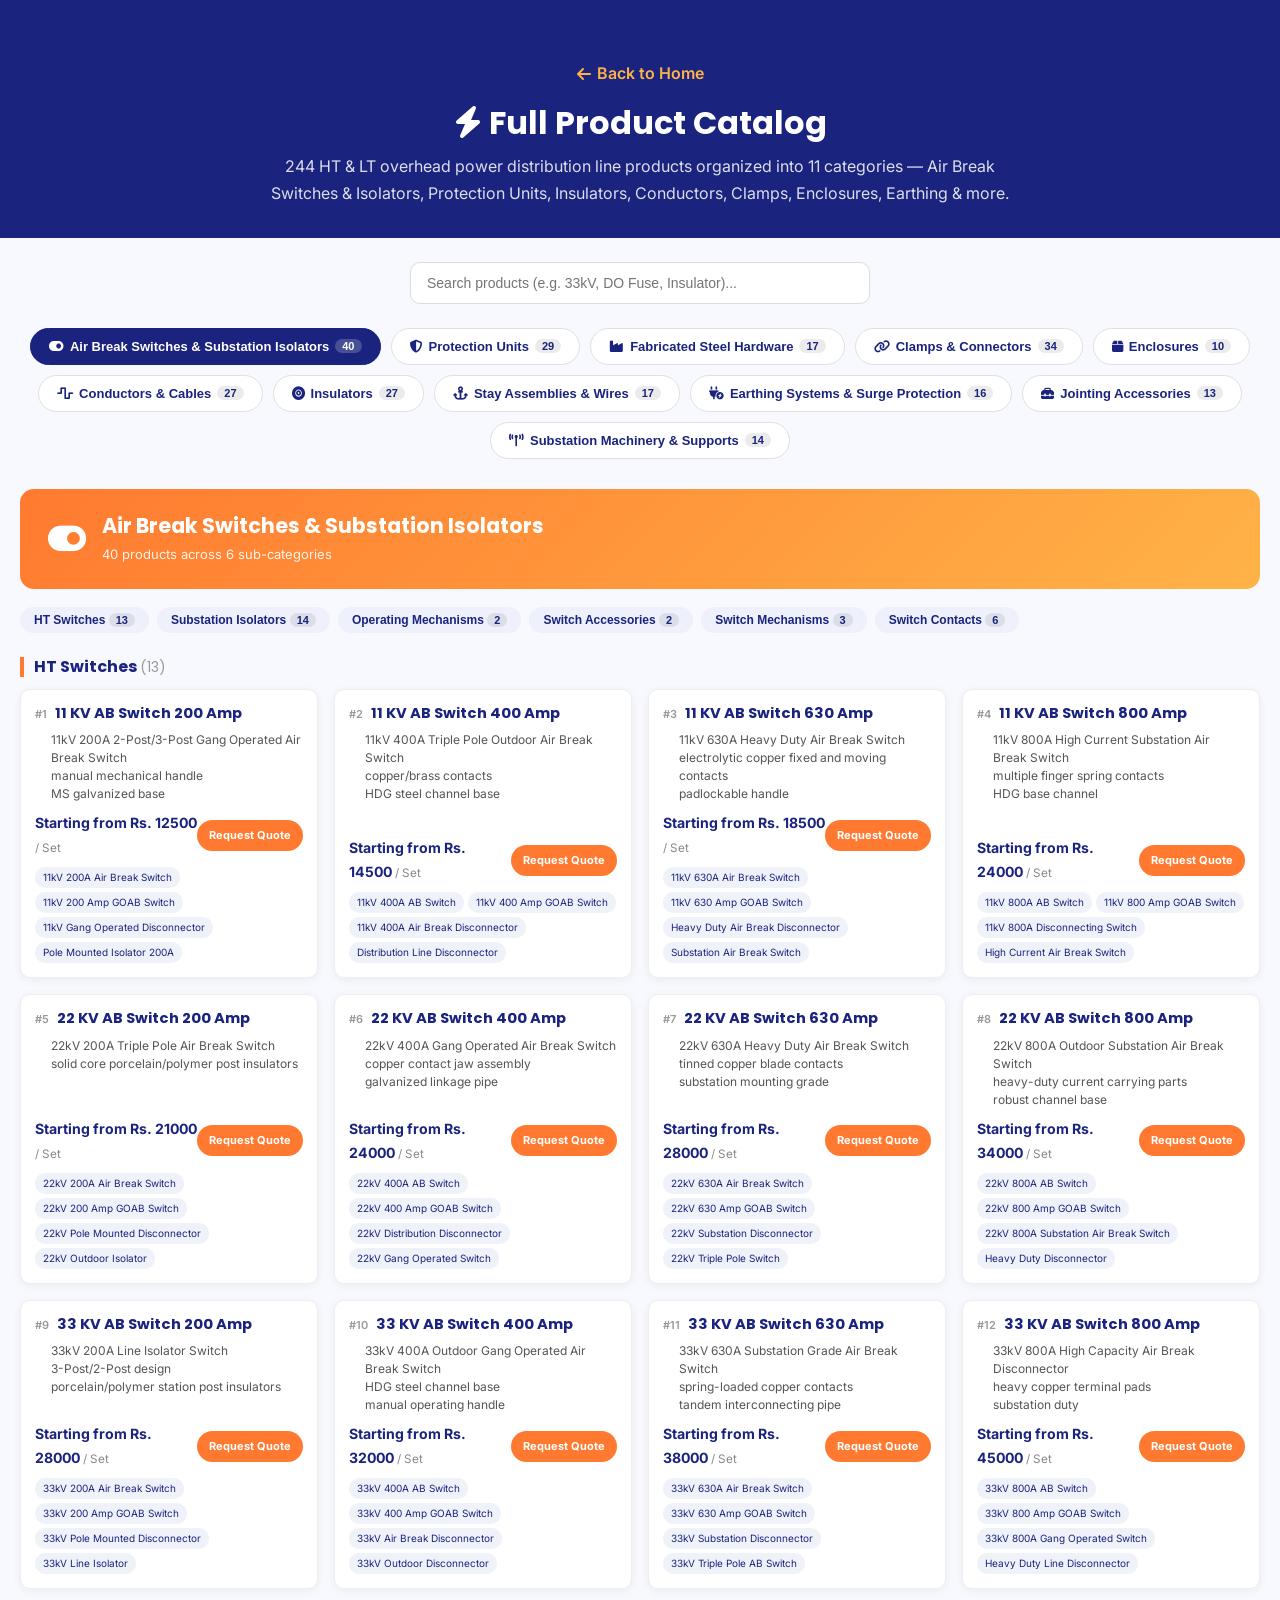
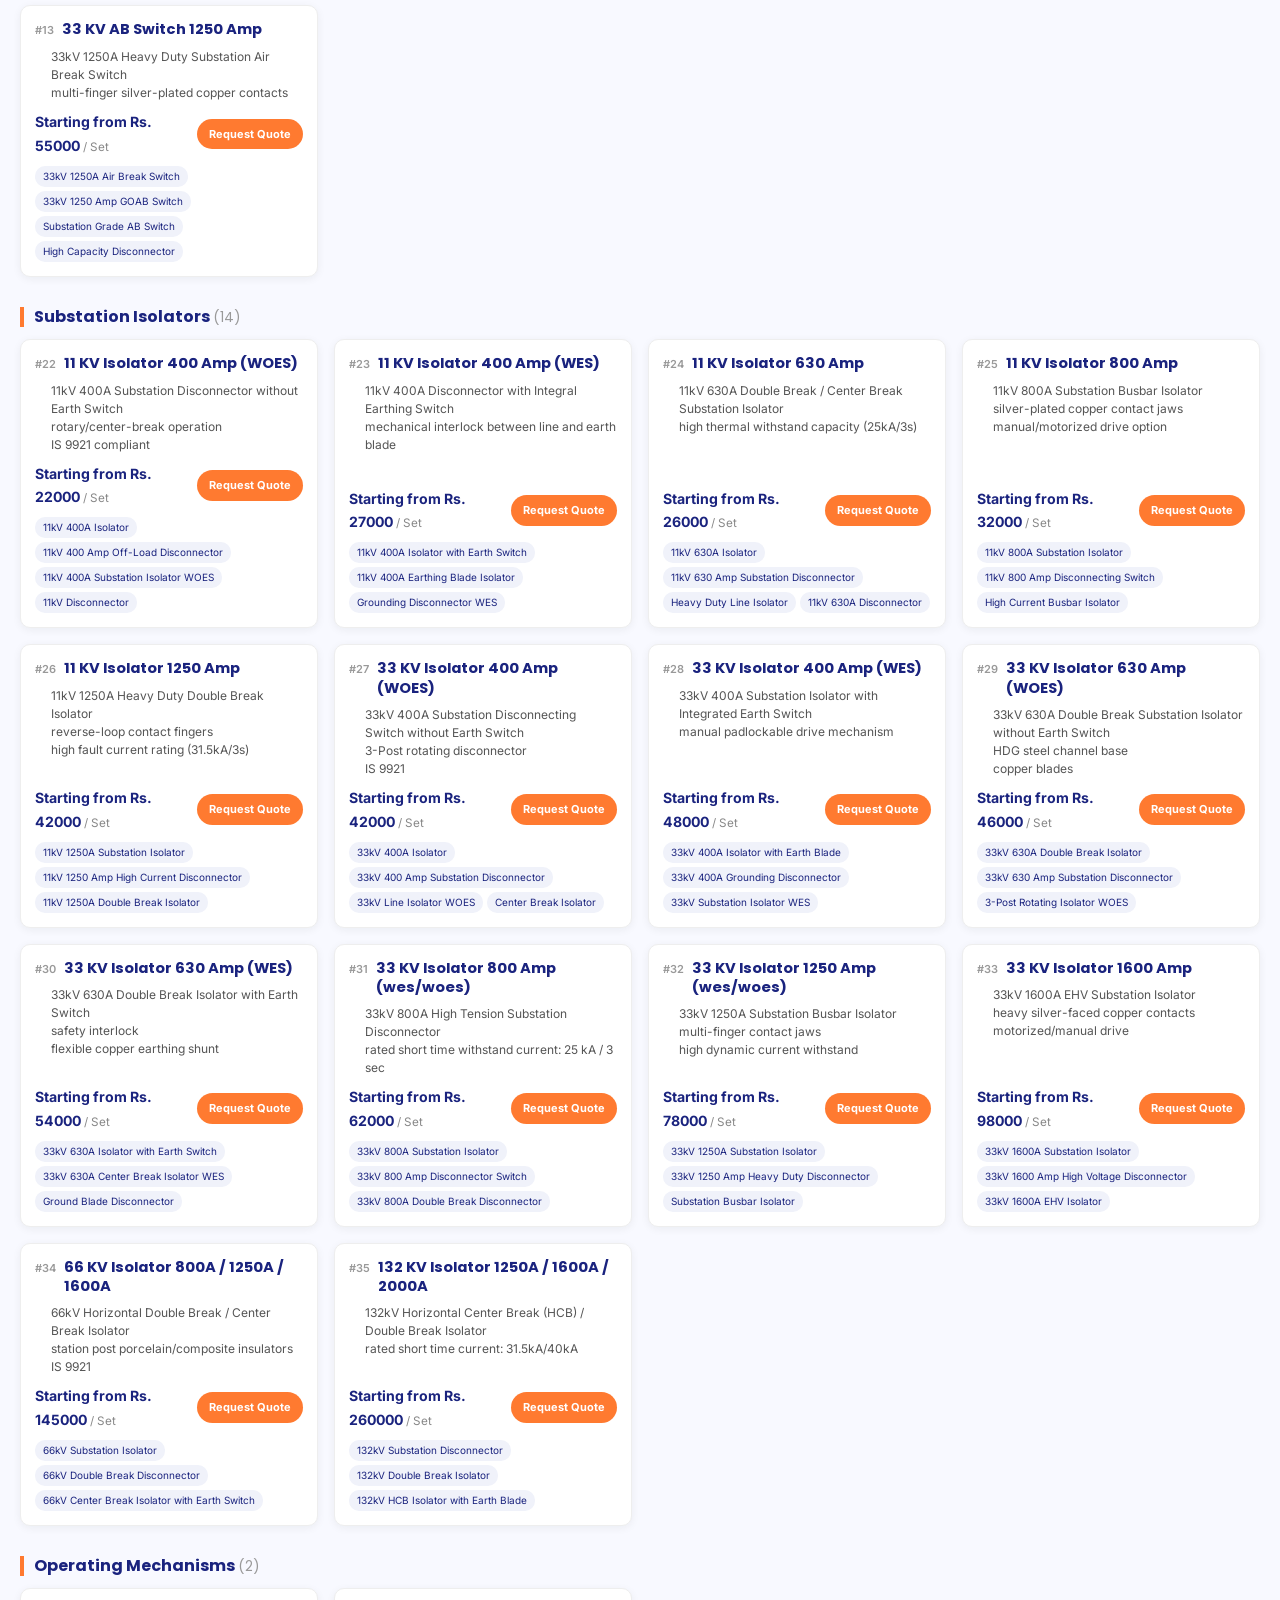
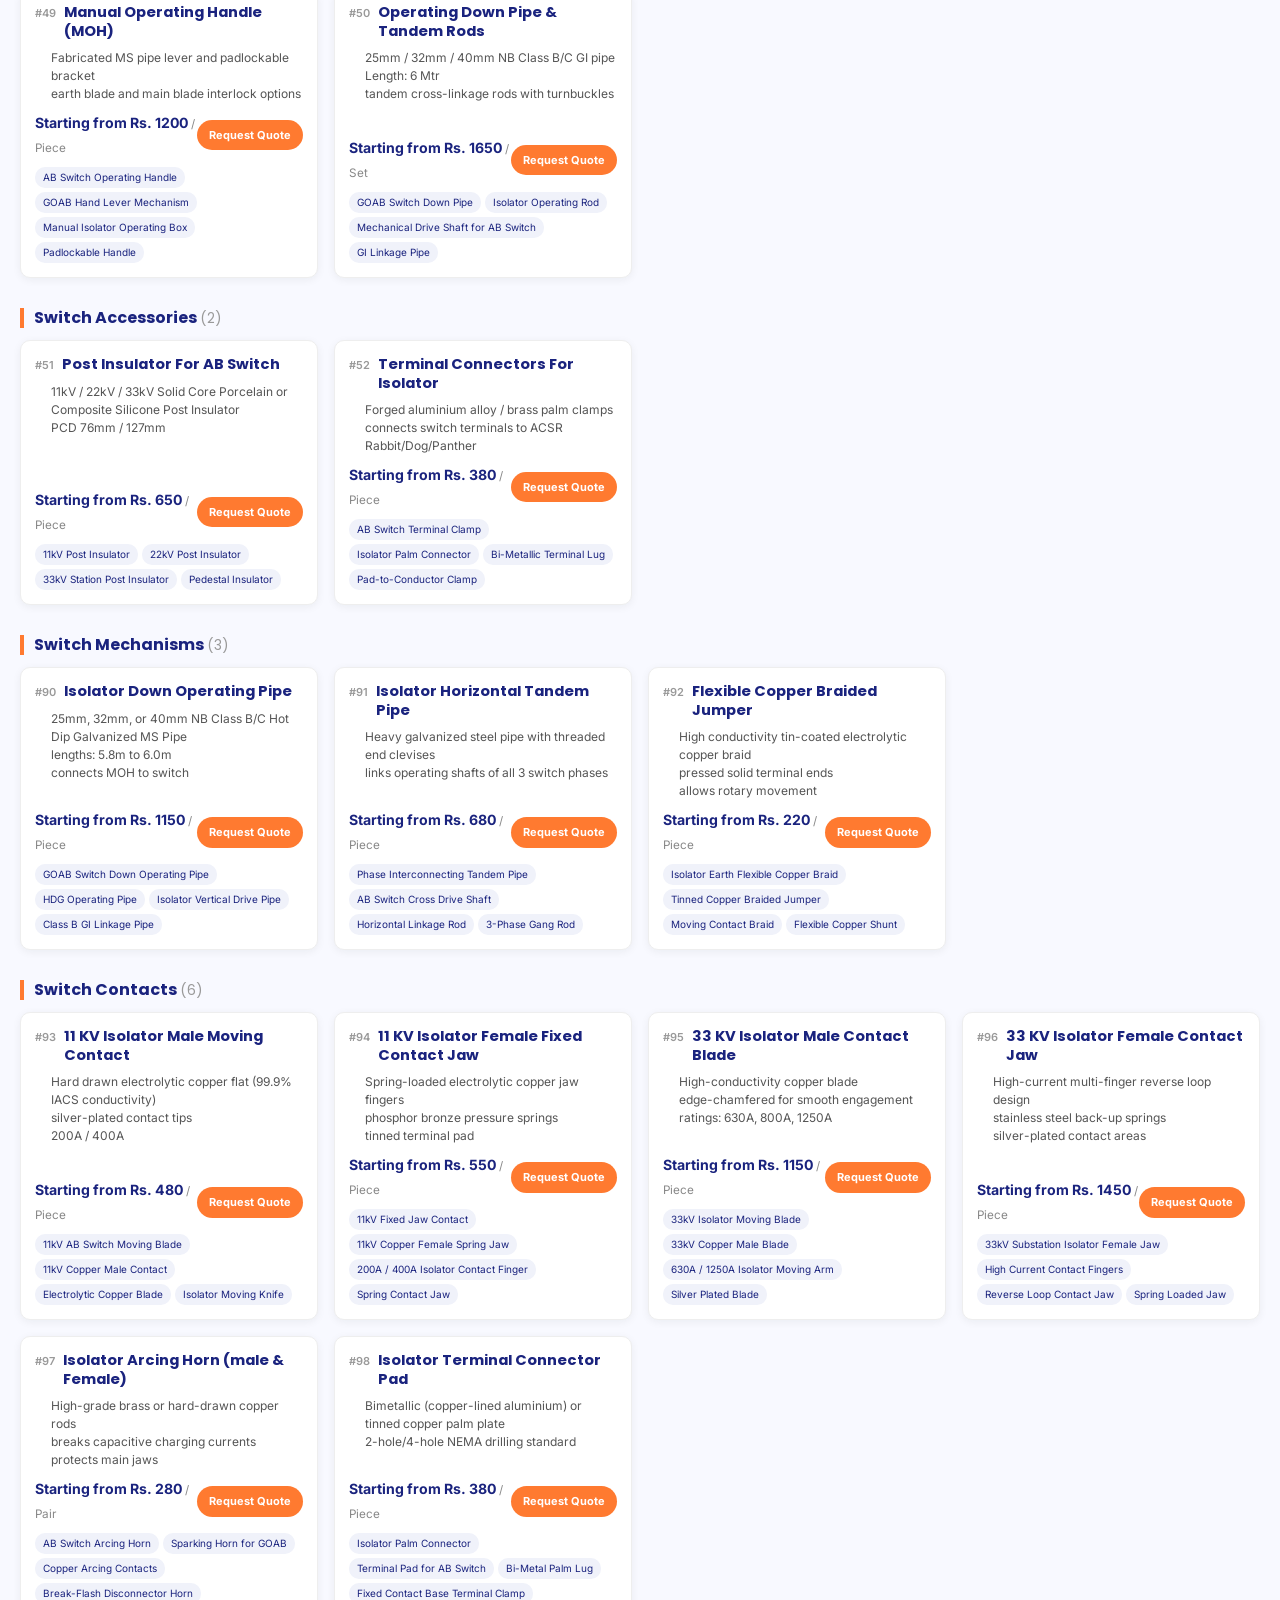
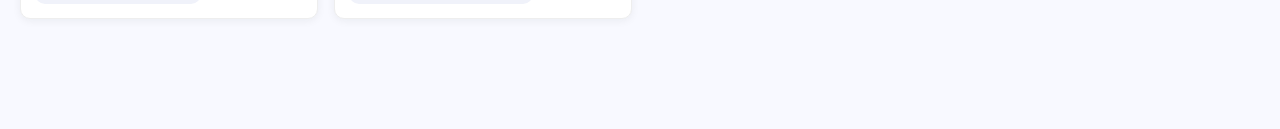
<file: products/full-catalog.html>
<!DOCTYPE html>
<html lang="en">
<head>
<meta charset="UTF-8">
<meta name="viewport" content="width=device-width, initial-scale=1.0">
<title>Full Product Catalog – 244 HT/LT Line Hardware Products | JK Allied Industries</title>
<meta name="description" content="Complete catalog of 244 HT &amp; LT overhead power distribution line products organized into 11 categories – Air Break Switches, Isolators, Protection Units, Insulators, Conductors, Clamps, Enclosures, Earthing &amp; more. Manufactured by JK Allied Industries, Bankra, Howrah.">
<link rel="canonical" href="https://www.jkalliedindustries.com/products/full-catalog.html">
<link rel="icon" type="image/png" href="../logo.png">
<link rel="preconnect" href="https://fonts.googleapis.com">
<link href="https://fonts.googleapis.com/css2?family=Poppins:wght@400;500;600;700;800&family=Inter:wght@400;500;600&display=swap" rel="stylesheet">
<link rel="stylesheet" href="https://cdnjs.cloudflare.com/ajax/libs/font-awesome/6.5.1/css/all.min.css">
<link rel="stylesheet" href="../style.css">
<link rel="stylesheet" href="../extra.css">
<script type="application/ld+json">{
"@context": "https://schema.org",
"@type": "ItemList",
"name": "JK Allied Industries Full Product Catalog",
"numberOfItems": 244,
"itemListElement": [
{
"@type": "ListItem",
"position": 1,
"item": {
"@type": "Product",
"name": "11 KV AB Switch 200 Amp",
"category": "Air Break Switches & Substation Isolators > HT Switches",
"description": "11 KV AB Switch 200 Amp - 11kV 200A 2-Post/3-Post Gang Operated Air Break Switch. Starting from Rs. 12500 per Set. Manufactured & supplied by JK Allied Industri",
"offers": {
"@type": "Offer",
"priceCurrency": "INR",
"price": "12500",
"availability": "https://schema.org/InStock"
}
}
},
{
"@type": "ListItem",
"position": 2,
"item": {
"@type": "Product",
"name": "11 KV AB Switch 400 Amp",
"category": "Air Break Switches & Substation Isolators > HT Switches",
"description": "11 KV AB Switch 400 Amp - 11kV 400A Triple Pole Outdoor Air Break Switch. Starting from Rs. 14500 per Set. Manufactured & supplied by JK Allied Industries, Indi",
"offers": {
"@type": "Offer",
"priceCurrency": "INR",
"price": "14500",
"availability": "https://schema.org/InStock"
}
}
},
{
"@type": "ListItem",
"position": 3,
"item": {
"@type": "Product",
"name": "11 KV AB Switch 630 Amp",
"category": "Air Break Switches & Substation Isolators > HT Switches",
"description": "11 KV AB Switch 630 Amp - 11kV 630A Heavy Duty Air Break Switch. Starting from Rs. 18500 per Set. Manufactured & supplied by JK Allied Industries, India.",
"offers": {
"@type": "Offer",
"priceCurrency": "INR",
"price": "18500",
"availability": "https://schema.org/InStock"
}
}
},
{
"@type": "ListItem",
"position": 4,
"item": {
"@type": "Product",
"name": "11 KV AB Switch 800 Amp",
"category": "Air Break Switches & Substation Isolators > HT Switches",
"description": "11 KV AB Switch 800 Amp - 11kV 800A High Current Substation Air Break Switch. Starting from Rs. 24000 per Set. Manufactured & supplied by JK Allied Industries, ",
"offers": {
"@type": "Offer",
"priceCurrency": "INR",
"price": "24000",
"availability": "https://schema.org/InStock"
}
}
},
{
"@type": "ListItem",
"position": 5,
"item": {
"@type": "Product",
"name": "22 KV AB Switch 200 Amp",
"category": "Air Break Switches & Substation Isolators > HT Switches",
"description": "22 KV AB Switch 200 Amp - 22kV 200A Triple Pole Air Break Switch. Starting from Rs. 21000 per Set. Manufactured & supplied by JK Allied Industries, India.",
"offers": {
"@type": "Offer",
"priceCurrency": "INR",
"price": "21000",
"availability": "https://schema.org/InStock"
}
}
},
{
"@type": "ListItem",
"position": 6,
"item": {
"@type": "Product",
"name": "22 KV AB Switch 400 Amp",
"category": "Air Break Switches & Substation Isolators > HT Switches",
"description": "22 KV AB Switch 400 Amp - 22kV 400A Gang Operated Air Break Switch. Starting from Rs. 24000 per Set. Manufactured & supplied by JK Allied Industries, India.",
"offers": {
"@type": "Offer",
"priceCurrency": "INR",
"price": "24000",
"availability": "https://schema.org/InStock"
}
}
},
{
"@type": "ListItem",
"position": 7,
"item": {
"@type": "Product",
"name": "22 KV AB Switch 630 Amp",
"category": "Air Break Switches & Substation Isolators > HT Switches",
"description": "22 KV AB Switch 630 Amp - 22kV 630A Heavy Duty Air Break Switch. Starting from Rs. 28000 per Set. Manufactured & supplied by JK Allied Industries, India.",
"offers": {
"@type": "Offer",
"priceCurrency": "INR",
"price": "28000",
"availability": "https://schema.org/InStock"
}
}
},
{
"@type": "ListItem",
"position": 8,
"item": {
"@type": "Product",
"name": "22 KV AB Switch 800 Amp",
"category": "Air Break Switches & Substation Isolators > HT Switches",
"description": "22 KV AB Switch 800 Amp - 22kV 800A Outdoor Substation Air Break Switch. Starting from Rs. 34000 per Set. Manufactured & supplied by JK Allied Industries, India",
"offers": {
"@type": "Offer",
"priceCurrency": "INR",
"price": "34000",
"availability": "https://schema.org/InStock"
}
}
},
{
"@type": "ListItem",
"position": 9,
"item": {
"@type": "Product",
"name": "33 KV AB Switch 200 Amp",
"category": "Air Break Switches & Substation Isolators > HT Switches",
"description": "33 KV AB Switch 200 Amp - 33kV 200A Line Isolator Switch. Starting from Rs. 28000 per Set. Manufactured & supplied by JK Allied Industries, India.",
"offers": {
"@type": "Offer",
"priceCurrency": "INR",
"price": "28000",
"availability": "https://schema.org/InStock"
}
}
},
{
"@type": "ListItem",
"position": 10,
"item": {
"@type": "Product",
"name": "33 KV AB Switch 400 Amp",
"category": "Air Break Switches & Substation Isolators > HT Switches",
"description": "33 KV AB Switch 400 Amp - 33kV 400A Outdoor Gang Operated Air Break Switch. Starting from Rs. 32000 per Set. Manufactured & supplied by JK Allied Industries, In",
"offers": {
"@type": "Offer",
"priceCurrency": "INR",
"price": "32000",
"availability": "https://schema.org/InStock"
}
}
},
{
"@type": "ListItem",
"position": 11,
"item": {
"@type": "Product",
"name": "33 KV AB Switch 630 Amp",
"category": "Air Break Switches & Substation Isolators > HT Switches",
"description": "33 KV AB Switch 630 Amp - 33kV 630A Substation Grade Air Break Switch. Starting from Rs. 38000 per Set. Manufactured & supplied by JK Allied Industries, India.",
"offers": {
"@type": "Offer",
"priceCurrency": "INR",
"price": "38000",
"availability": "https://schema.org/InStock"
}
}
},
{
"@type": "ListItem",
"position": 12,
"item": {
"@type": "Product",
"name": "33 KV AB Switch 800 Amp",
"category": "Air Break Switches & Substation Isolators > HT Switches",
"description": "33 KV AB Switch 800 Amp - 33kV 800A High Capacity Air Break Disconnector. Starting from Rs. 45000 per Set. Manufactured & supplied by JK Allied Industries, Indi",
"offers": {
"@type": "Offer",
"priceCurrency": "INR",
"price": "45000",
"availability": "https://schema.org/InStock"
}
}
},
{
"@type": "ListItem",
"position": 13,
"item": {
"@type": "Product",
"name": "33 KV AB Switch 1250 Amp",
"category": "Air Break Switches & Substation Isolators > HT Switches",
"description": "33 KV AB Switch 1250 Amp - 33kV 1250A Heavy Duty Substation Air Break Switch. Starting from Rs. 55000 per Set. Manufactured & supplied by JK Allied Industries, ",
"offers": {
"@type": "Offer",
"priceCurrency": "INR",
"price": "55000",
"availability": "https://schema.org/InStock"
}
}
},
{
"@type": "ListItem",
"position": 14,
"item": {
"@type": "Product",
"name": "11 KV Isolator 400 Amp (WOES)",
"category": "Air Break Switches & Substation Isolators > Substation Isolators",
"description": "11 KV Isolator 400 Amp (WOES) - 11kV 400A Substation Disconnector without Earth Switch. Starting from Rs. 22000 per Set. Manufactured & supplied by JK Allied In",
"offers": {
"@type": "Offer",
"priceCurrency": "INR",
"price": "22000",
"availability": "https://schema.org/InStock"
}
}
},
{
"@type": "ListItem",
"position": 15,
"item": {
"@type": "Product",
"name": "11 KV Isolator 400 Amp (WES)",
"category": "Air Break Switches & Substation Isolators > Substation Isolators",
"description": "11 KV Isolator 400 Amp (WES) - 11kV 400A Disconnector with Integral Earthing Switch. Starting from Rs. 27000 per Set. Manufactured & supplied by JK Allied Indus",
"offers": {
"@type": "Offer",
"priceCurrency": "INR",
"price": "27000",
"availability": "https://schema.org/InStock"
}
}
},
{
"@type": "ListItem",
"position": 16,
"item": {
"@type": "Product",
"name": "11 KV Isolator 630 Amp",
"category": "Air Break Switches & Substation Isolators > Substation Isolators",
"description": "11 KV Isolator 630 Amp - 11kV 630A Double Break / Center Break Substation Isolator. Starting from Rs. 26000 per Set. Manufactured & supplied by JK Allied Indust",
"offers": {
"@type": "Offer",
"priceCurrency": "INR",
"price": "26000",
"availability": "https://schema.org/InStock"
}
}
},
{
"@type": "ListItem",
"position": 17,
"item": {
"@type": "Product",
"name": "11 KV Isolator 800 Amp",
"category": "Air Break Switches & Substation Isolators > Substation Isolators",
"description": "11 KV Isolator 800 Amp - 11kV 800A Substation Busbar Isolator. Starting from Rs. 32000 per Set. Manufactured & supplied by JK Allied Industries, India.",
"offers": {
"@type": "Offer",
"priceCurrency": "INR",
"price": "32000",
"availability": "https://schema.org/InStock"
}
}
},
{
"@type": "ListItem",
"position": 18,
"item": {
"@type": "Product",
"name": "11 KV Isolator 1250 Amp",
"category": "Air Break Switches & Substation Isolators > Substation Isolators",
"description": "11 KV Isolator 1250 Amp - 11kV 1250A Heavy Duty Double Break Isolator. Starting from Rs. 42000 per Set. Manufactured & supplied by JK Allied Industries, India.",
"offers": {
"@type": "Offer",
"priceCurrency": "INR",
"price": "42000",
"availability": "https://schema.org/InStock"
}
}
},
{
"@type": "ListItem",
"position": 19,
"item": {
"@type": "Product",
"name": "33 KV Isolator 400 Amp (WOES)",
"category": "Air Break Switches & Substation Isolators > Substation Isolators",
"description": "33 KV Isolator 400 Amp (WOES) - 33kV 400A Substation Disconnecting Switch without Earth Switch. Starting from Rs. 42000 per Set. Manufactured & supplied by JK A",
"offers": {
"@type": "Offer",
"priceCurrency": "INR",
"price": "42000",
"availability": "https://schema.org/InStock"
}
}
},
{
"@type": "ListItem",
"position": 20,
"item": {
"@type": "Product",
"name": "33 KV Isolator 400 Amp (WES)",
"category": "Air Break Switches & Substation Isolators > Substation Isolators",
"description": "33 KV Isolator 400 Amp (WES) - 33kV 400A Substation Isolator with Integrated Earth Switch. Starting from Rs. 48000 per Set. Manufactured & supplied by JK Allied",
"offers": {
"@type": "Offer",
"priceCurrency": "INR",
"price": "48000",
"availability": "https://schema.org/InStock"
}
}
},
{
"@type": "ListItem",
"position": 21,
"item": {
"@type": "Product",
"name": "33 KV Isolator 630 Amp (WOES)",
"category": "Air Break Switches & Substation Isolators > Substation Isolators",
"description": "33 KV Isolator 630 Amp (WOES) - 33kV 630A Double Break Substation Isolator without Earth Switch. Starting from Rs. 46000 per Set. Manufactured & supplied by JK ",
"offers": {
"@type": "Offer",
"priceCurrency": "INR",
"price": "46000",
"availability": "https://schema.org/InStock"
}
}
},
{
"@type": "ListItem",
"position": 22,
"item": {
"@type": "Product",
"name": "33 KV Isolator 630 Amp (WES)",
"category": "Air Break Switches & Substation Isolators > Substation Isolators",
"description": "33 KV Isolator 630 Amp (WES) - 33kV 630A Double Break Isolator with Earth Switch. Starting from Rs. 54000 per Set. Manufactured & supplied by JK Allied Industri",
"offers": {
"@type": "Offer",
"priceCurrency": "INR",
"price": "54000",
"availability": "https://schema.org/InStock"
}
}
},
{
"@type": "ListItem",
"position": 23,
"item": {
"@type": "Product",
"name": "33 KV Isolator 800 Amp (wes/woes)",
"category": "Air Break Switches & Substation Isolators > Substation Isolators",
"description": "33 KV Isolator 800 Amp (wes/woes) - 33kV 800A High Tension Substation Disconnector. Starting from Rs. 62000 per Set. Manufactured & supplied by JK Allied Indust",
"offers": {
"@type": "Offer",
"priceCurrency": "INR",
"price": "62000",
"availability": "https://schema.org/InStock"
}
}
},
{
"@type": "ListItem",
"position": 24,
"item": {
"@type": "Product",
"name": "33 KV Isolator 1250 Amp (wes/woes)",
"category": "Air Break Switches & Substation Isolators > Substation Isolators",
"description": "33 KV Isolator 1250 Amp (wes/woes) - 33kV 1250A Substation Busbar Isolator. Starting from Rs. 78000 per Set. Manufactured & supplied by JK Allied Industries, In",
"offers": {
"@type": "Offer",
"priceCurrency": "INR",
"price": "78000",
"availability": "https://schema.org/InStock"
}
}
},
{
"@type": "ListItem",
"position": 25,
"item": {
"@type": "Product",
"name": "33 KV Isolator 1600 Amp",
"category": "Air Break Switches & Substation Isolators > Substation Isolators",
"description": "33 KV Isolator 1600 Amp - 33kV 1600A EHV Substation Isolator. Starting from Rs. 98000 per Set. Manufactured & supplied by JK Allied Industries, India.",
"offers": {
"@type": "Offer",
"priceCurrency": "INR",
"price": "98000",
"availability": "https://schema.org/InStock"
}
}
},
{
"@type": "ListItem",
"position": 26,
"item": {
"@type": "Product",
"name": "66 KV Isolator 800A / 1250A / 1600A",
"category": "Air Break Switches & Substation Isolators > Substation Isolators",
"description": "66 KV Isolator 800A / 1250A / 1600A - 66kV Horizontal Double Break / Center Break Isolator. Starting from Rs. 145000 per Set. Manufactured & supplied by JK Alli",
"offers": {
"@type": "Offer",
"priceCurrency": "INR",
"price": "145000",
"availability": "https://schema.org/InStock"
}
}
},
{
"@type": "ListItem",
"position": 27,
"item": {
"@type": "Product",
"name": "132 KV Isolator 1250A / 1600A / 2000A",
"category": "Air Break Switches & Substation Isolators > Substation Isolators",
"description": "132 KV Isolator 1250A / 1600A / 2000A - 132kV Horizontal Center Break (HCB) / Double Break Isolator. Starting from Rs. 260000 per Set. Manufactured & supplied b",
"offers": {
"@type": "Offer",
"priceCurrency": "INR",
"price": "260000",
"availability": "https://schema.org/InStock"
}
}
},
{
"@type": "ListItem",
"position": 28,
"item": {
"@type": "Product",
"name": "Manual Operating Handle (MOH)",
"category": "Air Break Switches & Substation Isolators > Operating Mechanisms",
"description": "Manual Operating Handle (MOH) - Fabricated MS pipe lever and padlockable bracket. Starting from Rs. 1200 per Piece. Manufactured & supplied by JK Allied Industr",
"offers": {
"@type": "Offer",
"priceCurrency": "INR",
"price": "1200",
"availability": "https://schema.org/InStock"
}
}
},
{
"@type": "ListItem",
"position": 29,
"item": {
"@type": "Product",
"name": "Operating Down Pipe & Tandem Rods",
"category": "Air Break Switches & Substation Isolators > Operating Mechanisms",
"description": "Operating Down Pipe & Tandem Rods - 25mm / 32mm / 40mm NB Class B/C GI pipe. Starting from Rs. 1650 per Set. Manufactured & supplied by JK Allied Industries, In",
"offers": {
"@type": "Offer",
"priceCurrency": "INR",
"price": "1650",
"availability": "https://schema.org/InStock"
}
}
},
{
"@type": "ListItem",
"position": 30,
"item": {
"@type": "Product",
"name": "Post Insulator For AB Switch",
"category": "Air Break Switches & Substation Isolators > Switch Accessories",
"description": "Post Insulator For AB Switch - 11kV / 22kV / 33kV Solid Core Porcelain or Composite Silicone Post Insulator. Starting from Rs. 650 per Piece. Manufactured & sup",
"offers": {
"@type": "Offer",
"priceCurrency": "INR",
"price": "650",
"availability": "https://schema.org/InStock"
}
}
},
{
"@type": "ListItem",
"position": 31,
"item": {
"@type": "Product",
"name": "Terminal Connectors For Isolator",
"category": "Air Break Switches & Substation Isolators > Switch Accessories",
"description": "Terminal Connectors For Isolator - Forged aluminium alloy / brass palm clamps. Starting from Rs. 380 per Piece. Manufactured & supplied by JK Allied Industries,",
"offers": {
"@type": "Offer",
"priceCurrency": "INR",
"price": "380",
"availability": "https://schema.org/InStock"
}
}
},
{
"@type": "ListItem",
"position": 32,
"item": {
"@type": "Product",
"name": "Isolator Down Operating Pipe",
"category": "Air Break Switches & Substation Isolators > Switch Mechanisms",
"description": "Isolator Down Operating Pipe - 25mm, 32mm, or 40mm NB Class B/C Hot Dip Galvanized MS Pipe. Starting from Rs. 1150 per Piece. Manufactured & supplied by JK Alli",
"offers": {
"@type": "Offer",
"priceCurrency": "INR",
"price": "1150",
"availability": "https://schema.org/InStock"
}
}
},
{
"@type": "ListItem",
"position": 33,
"item": {
"@type": "Product",
"name": "Isolator Horizontal Tandem Pipe",
"category": "Air Break Switches & Substation Isolators > Switch Mechanisms",
"description": "Isolator Horizontal Tandem Pipe - Heavy galvanized steel pipe with threaded end clevises. Starting from Rs. 680 per Piece. Manufactured & supplied by JK Allied ",
"offers": {
"@type": "Offer",
"priceCurrency": "INR",
"price": "680",
"availability": "https://schema.org/InStock"
}
}
},
{
"@type": "ListItem",
"position": 34,
"item": {
"@type": "Product",
"name": "Flexible Copper Braided Jumper",
"category": "Air Break Switches & Substation Isolators > Switch Mechanisms",
"description": "Flexible Copper Braided Jumper - High conductivity tin-coated electrolytic copper braid. Starting from Rs. 220 per Piece. Manufactured & supplied by JK Allied I",
"offers": {
"@type": "Offer",
"priceCurrency": "INR",
"price": "220",
"availability": "https://schema.org/InStock"
}
}
},
{
"@type": "ListItem",
"position": 35,
"item": {
"@type": "Product",
"name": "11 KV Isolator Male Moving Contact",
"category": "Air Break Switches & Substation Isolators > Switch Contacts",
"description": "11 KV Isolator Male Moving Contact - Hard drawn electrolytic copper flat (99.9% IACS conductivity). Starting from Rs. 480 per Piece. Manufactured & supplied by ",
"offers": {
"@type": "Offer",
"priceCurrency": "INR",
"price": "480",
"availability": "https://schema.org/InStock"
}
}
},
{
"@type": "ListItem",
"position": 36,
"item": {
"@type": "Product",
"name": "11 KV Isolator Female Fixed Contact Jaw",
"category": "Air Break Switches & Substation Isolators > Switch Contacts",
"description": "11 KV Isolator Female Fixed Contact Jaw - Spring-loaded electrolytic copper jaw fingers. Starting from Rs. 550 per Piece. Manufactured & supplied by JK Allied I",
"offers": {
"@type": "Offer",
"priceCurrency": "INR",
"price": "550",
"availability": "https://schema.org/InStock"
}
}
},
{
"@type": "ListItem",
"position": 37,
"item": {
"@type": "Product",
"name": "33 KV Isolator Male Contact Blade",
"category": "Air Break Switches & Substation Isolators > Switch Contacts",
"description": "33 KV Isolator Male Contact Blade - High-conductivity copper blade. Starting from Rs. 1150 per Piece. Manufactured & supplied by JK Allied Industries, India.",
"offers": {
"@type": "Offer",
"priceCurrency": "INR",
"price": "1150",
"availability": "https://schema.org/InStock"
}
}
},
{
"@type": "ListItem",
"position": 38,
"item": {
"@type": "Product",
"name": "33 KV Isolator Female Contact Jaw",
"category": "Air Break Switches & Substation Isolators > Switch Contacts",
"description": "33 KV Isolator Female Contact Jaw - High-current multi-finger reverse loop design. Starting from Rs. 1450 per Piece. Manufactured & supplied by JK Allied Indust",
"offers": {
"@type": "Offer",
"priceCurrency": "INR",
"price": "1450",
"availability": "https://schema.org/InStock"
}
}
},
{
"@type": "ListItem",
"position": 39,
"item": {
"@type": "Product",
"name": "Isolator Arcing Horn (male & Female)",
"category": "Air Break Switches & Substation Isolators > Switch Contacts",
"description": "Isolator Arcing Horn (male & Female) - High-grade brass or hard-drawn copper rods. Starting from Rs. 280 per Pair. Manufactured & supplied by JK Allied Industri",
"offers": {
"@type": "Offer",
"priceCurrency": "INR",
"price": "280",
"availability": "https://schema.org/InStock"
}
}
},
{
"@type": "ListItem",
"position": 40,
"item": {
"@type": "Product",
"name": "Isolator Terminal Connector Pad",
"category": "Air Break Switches & Substation Isolators > Switch Contacts",
"description": "Isolator Terminal Connector Pad - Bimetallic (copper-lined aluminium) or tinned copper palm plate. Starting from Rs. 380 per Piece. Manufactured & supplied by J",
"offers": {
"@type": "Offer",
"priceCurrency": "INR",
"price": "380",
"availability": "https://schema.org/InStock"
}
}
},
{
"@type": "ListItem",
"position": 41,
"item": {
"@type": "Product",
"name": "11 KV DO Fuse 100 Amp",
"category": "Protection Units > Protection Switches",
"description": "11 KV DO Fuse 100 Amp - 11kV 100A Expulsion Type Drop Out Fuse Cutout. Starting from Rs. 2600 per Set. Manufactured & supplied by JK Allied Industries, India.",
"offers": {
"@type": "Offer",
"priceCurrency": "INR",
"price": "2600",
"availability": "https://schema.org/InStock"
}
}
},
{
"@type": "ListItem",
"position": 42,
"item": {
"@type": "Product",
"name": "11 KV DO Fuse 200 Amp",
"category": "Protection Units > Protection Switches",
"description": "11 KV DO Fuse 200 Amp - 11kV 200A Heavy Duty Drop Out Fuse Unit. Starting from Rs. 3200 per Set. Manufactured & supplied by JK Allied Industries, India.",
"offers": {
"@type": "Offer",
"priceCurrency": "INR",
"price": "3200",
"availability": "https://schema.org/InStock"
}
}
},
{
"@type": "ListItem",
"position": 43,
"item": {
"@type": "Product",
"name": "22 KV DO Fuse 100 Amp",
"category": "Protection Units > Protection Switches",
"description": "22 KV DO Fuse 100 Amp - 22kV 100A Drop Out Fuse Cutout. Starting from Rs. 4200 per Set. Manufactured & supplied by JK Allied Industries, India.",
"offers": {
"@type": "Offer",
"priceCurrency": "INR",
"price": "4200",
"availability": "https://schema.org/InStock"
}
}
},
{
"@type": "ListItem",
"position": 44,
"item": {
"@type": "Product",
"name": "22 KV DO Fuse 200 Amp",
"category": "Protection Units > Protection Switches",
"description": "22 KV DO Fuse 200 Amp - 22kV 200A Expulsion Type Drop Out Fuse Cutout. Starting from Rs. 5200 per Set. Manufactured & supplied by JK Allied Industries, India.",
"offers": {
"@type": "Offer",
"priceCurrency": "INR",
"price": "5200",
"availability": "https://schema.org/InStock"
}
}
},
{
"@type": "ListItem",
"position": 45,
"item": {
"@type": "Product",
"name": "33 KV DO Fuse 100 Amp",
"category": "Protection Units > Protection Switches",
"description": "33 KV DO Fuse 100 Amp - 33kV 100A Outdoor Drop Out Fuse Cutout. Starting from Rs. 6800 per Set. Manufactured & supplied by JK Allied Industries, India.",
"offers": {
"@type": "Offer",
"priceCurrency": "INR",
"price": "6800",
"availability": "https://schema.org/InStock"
}
}
},
{
"@type": "ListItem",
"position": 46,
"item": {
"@type": "Product",
"name": "33 KV DO Fuse 200 Amp",
"category": "Protection Units > Protection Switches",
"description": "33 KV DO Fuse 200 Amp - 33kV 200A Heavy Duty Drop Out Cutout. Starting from Rs. 8500 per Set. Manufactured & supplied by JK Allied Industries, India.",
"offers": {
"@type": "Offer",
"priceCurrency": "INR",
"price": "8500",
"availability": "https://schema.org/InStock"
}
}
},
{
"@type": "ListItem",
"position": 47,
"item": {
"@type": "Product",
"name": "11 KV Horn Gap Fuse (HG Fuse)",
"category": "Protection Units > Protection Switches",
"description": "11 KV Horn Gap Fuse (HG Fuse) - 11kV 3-Phase Channel Mounted Horn Gap Fuse Unit. Starting from Rs. 5500 per Set. Manufactured & supplied by JK Allied Industries",
"offers": {
"@type": "Offer",
"priceCurrency": "INR",
"price": "5500",
"availability": "https://schema.org/InStock"
}
}
},
{
"@type": "ListItem",
"position": 48,
"item": {
"@type": "Product",
"name": "33 KV Horn Gap Fuse (HG Fuse)",
"category": "Protection Units > Protection Switches",
"description": "33 KV Horn Gap Fuse (HG Fuse) - 33kV Triple Pole Horn Gap Fuse Set. Starting from Rs. 13500 per Set. Manufactured & supplied by JK Allied Industries, India.",
"offers": {
"@type": "Offer",
"priceCurrency": "INR",
"price": "13500",
"availability": "https://schema.org/InStock"
}
}
},
{
"@type": "ListItem",
"position": 49,
"item": {
"@type": "Product",
"name": "11 KV DO Fuse 100A (porcelain)",
"category": "Protection Units > DO Cutouts",
"description": "11 KV DO Fuse 100A (porcelain) - Vitrified wet-process porcelain body. Starting from Rs. 2400 per Piece. Manufactured & supplied by JK Allied Industries, India.",
"offers": {
"@type": "Offer",
"priceCurrency": "INR",
"price": "2400",
"availability": "https://schema.org/InStock"
}
}
},
{
"@type": "ListItem",
"position": 50,
"item": {
"@type": "Product",
"name": "11 KV DO Fuse 200A (porcelain)",
"category": "Protection Units > DO Cutouts",
"description": "11 KV DO Fuse 200A (porcelain) - High breaking capacity porcelain cutout. Starting from Rs. 2900 per Piece. Manufactured & supplied by JK Allied Industries, Ind",
"offers": {
"@type": "Offer",
"priceCurrency": "INR",
"price": "2900",
"availability": "https://schema.org/InStock"
}
}
},
{
"@type": "ListItem",
"position": 51,
"item": {
"@type": "Product",
"name": "11 KV Polymer DO Fuse 100A",
"category": "Protection Units > DO Cutouts",
"description": "11 KV Polymer DO Fuse 100A - Hydrophobic silicone rubber housing. Starting from Rs. 2100 per Piece. Manufactured & supplied by JK Allied Industries, India.",
"offers": {
"@type": "Offer",
"priceCurrency": "INR",
"price": "2100",
"availability": "https://schema.org/InStock"
}
}
},
{
"@type": "ListItem",
"position": 52,
"item": {
"@type": "Product",
"name": "11 KV Polymer DO Fuse 200A",
"category": "Protection Units > DO Cutouts",
"description": "11 KV Polymer DO Fuse 200A - Silicone rubber housing. Starting from Rs. 2600 per Piece. Manufactured & supplied by JK Allied Industries, India.",
"offers": {
"@type": "Offer",
"priceCurrency": "INR",
"price": "2600",
"availability": "https://schema.org/InStock"
}
}
},
{
"@type": "ListItem",
"position": 53,
"item": {
"@type": "Product",
"name": "22 KV DO Fuse 100A (porcelain/polymer)",
"category": "Protection Units > DO Cutouts",
"description": "22 KV DO Fuse 100A (porcelain/polymer) - Rated voltage: 22kV. Starting from Rs. 3800 per Piece. Manufactured & supplied by JK Allied Industries, India.",
"offers": {
"@type": "Offer",
"priceCurrency": "INR",
"price": "3800",
"availability": "https://schema.org/InStock"
}
}
},
{
"@type": "ListItem",
"position": 54,
"item": {
"@type": "Product",
"name": "22 KV DO Fuse 200A (porcelain/polymer)",
"category": "Protection Units > DO Cutouts",
"description": "22 KV DO Fuse 200A (porcelain/polymer) - Heavy-duty 22kV cutout. Starting from Rs. 4600 per Piece. Manufactured & supplied by JK Allied Industries, India.",
"offers": {
"@type": "Offer",
"priceCurrency": "INR",
"price": "4600",
"availability": "https://schema.org/InStock"
}
}
},
{
"@type": "ListItem",
"position": 55,
"item": {
"@type": "Product",
"name": "33 KV DO Fuse 100A (porcelain)",
"category": "Protection Units > DO Cutouts",
"description": "33 KV DO Fuse 100A (porcelain) - Heavy porcelain insulator body. Starting from Rs. 5800 per Piece. Manufactured & supplied by JK Allied Industries, India.",
"offers": {
"@type": "Offer",
"priceCurrency": "INR",
"price": "5800",
"availability": "https://schema.org/InStock"
}
}
},
{
"@type": "ListItem",
"position": 56,
"item": {
"@type": "Product",
"name": "33 KV DO Fuse 200A (porcelain)",
"category": "Protection Units > DO Cutouts",
"description": "33 KV DO Fuse 200A (porcelain) - 33kV 200A Substation Cutout. Starting from Rs. 7200 per Piece. Manufactured & supplied by JK Allied Industries, India.",
"offers": {
"@type": "Offer",
"priceCurrency": "INR",
"price": "7200",
"availability": "https://schema.org/InStock"
}
}
},
{
"@type": "ListItem",
"position": 57,
"item": {
"@type": "Product",
"name": "33 KV Polymer DO Fuse 100A/200A",
"category": "Protection Units > DO Cutouts",
"description": "33 KV Polymer DO Fuse 100A/200A - HTV silicone rubber housing over FRP rod. Starting from Rs. 5200 per Piece. Manufactured & supplied by JK Allied Industries, I",
"offers": {
"@type": "Offer",
"priceCurrency": "INR",
"price": "5200",
"availability": "https://schema.org/InStock"
}
}
},
{
"@type": "ListItem",
"position": 58,
"item": {
"@type": "Product",
"name": "11 KV Horn Gap Fuse Set (single Phase)",
"category": "Protection Units > HG Fuses",
"description": "11 KV Horn Gap Fuse Set (single Phase) - 2-Insulator unit with adjustable copper horns and central fuse wire clamps. Starting from Rs. 1800 per Piece. Manufactu",
"offers": {
"@type": "Offer",
"priceCurrency": "INR",
"price": "1800",
"availability": "https://schema.org/InStock"
}
}
},
{
"@type": "ListItem",
"position": 59,
"item": {
"@type": "Product",
"name": "11 KV Horn Gap Fuse Set (3-PHASE)",
"category": "Protection Units > HG Fuses",
"description": "11 KV Horn Gap Fuse Set (3-PHASE) - Complete 3-phase set mounted on 75x40 mm HDG steel channel. Starting from Rs. 5200 per Set. Manufactured & supplied by JK Al",
"offers": {
"@type": "Offer",
"priceCurrency": "INR",
"price": "5200",
"availability": "https://schema.org/InStock"
}
}
},
{
"@type": "ListItem",
"position": 60,
"item": {
"@type": "Product",
"name": "22 KV Horn Gap Fuse Set (3-PHASE)",
"category": "Protection Units > HG Fuses",
"description": "22 KV Horn Gap Fuse Set (3-PHASE) - Triple pole 22kV assembly on 100x50 mm channel. Starting from Rs. 8500 per Set. Manufactured & supplied by JK Allied Industr",
"offers": {
"@type": "Offer",
"priceCurrency": "INR",
"price": "8500",
"availability": "https://schema.org/InStock"
}
}
},
{
"@type": "ListItem",
"position": 61,
"item": {
"@type": "Product",
"name": "33 KV Horn Gap Fuse Set (single Phase)",
"category": "Protection Units > HG Fuses",
"description": "33 KV Horn Gap Fuse Set (single Phase) - Single phase 33kV 2-post unit with adjustable horn gap. Starting from Rs. 4500 per Piece. Manufactured & supplied by JK",
"offers": {
"@type": "Offer",
"priceCurrency": "INR",
"price": "4500",
"availability": "https://schema.org/InStock"
}
}
},
{
"@type": "ListItem",
"position": 62,
"item": {
"@type": "Product",
"name": "33 KV Horn Gap Fuse Set (3-PHASE)",
"category": "Protection Units > HG Fuses",
"description": "33 KV Horn Gap Fuse Set (3-PHASE) - Heavy 3-phase assembly on 100x50 mm MS HDG channel. Starting from Rs. 12500 per Set. Manufactured & supplied by JK Allied In",
"offers": {
"@type": "Offer",
"priceCurrency": "INR",
"price": "12500",
"availability": "https://schema.org/InStock"
}
}
},
{
"@type": "ListItem",
"position": 63,
"item": {
"@type": "Product",
"name": "DO Fuse Barrel / Fiberglass Tube",
"category": "Protection Units > Fuse Spares",
"description": "DO Fuse Barrel / Fiberglass Tube - Inner vulcanized fiber liner with outer resin-impregnated wound fiberglass jacket. Starting from Rs. 850 per Piece. Manufactu",
"offers": {
"@type": "Offer",
"priceCurrency": "INR",
"price": "850",
"availability": "https://schema.org/InStock"
}
}
},
{
"@type": "ListItem",
"position": 64,
"item": {
"@type": "Product",
"name": "DO Fuse Element (removable Link)",
"category": "Protection Units > Fuse Spares",
"description": "DO Fuse Element (removable Link) - Fast-acting (Type K) or slow-acting (Type T) silver/copper link wire with removable button head (2A-100A). Starting from Rs. ",
"offers": {
"@type": "Offer",
"priceCurrency": "INR",
"price": "22",
"availability": "https://schema.org/InStock"
}
}
},
{
"@type": "ListItem",
"position": 65,
"item": {
"@type": "Product",
"name": "DO Fuse Top & Bottom Contact Jaw",
"category": "Protection Units > Fuse Spares",
"description": "DO Fuse Top & Bottom Contact Jaw - Spring-actuated top latch and hinged lower trunnion casting. Starting from Rs. 650 per Set. Manufactured & supplied by JK All",
"offers": {
"@type": "Offer",
"priceCurrency": "INR",
"price": "650",
"availability": "https://schema.org/InStock"
}
}
},
{
"@type": "ListItem",
"position": 66,
"item": {
"@type": "Product",
"name": "Horn Gap Copper Horns (pair)",
"category": "Protection Units > Fuse Spares",
"description": "Horn Gap Copper Horns (pair) - Hard-drawn round electrolytic copper rods (8 mm / 10 mm dia) bent to specific arcing profile. Starting from Rs. 240 per Pair. Man",
"offers": {
"@type": "Offer",
"priceCurrency": "INR",
"price": "240",
"availability": "https://schema.org/InStock"
}
}
},
{
"@type": "ListItem",
"position": 67,
"item": {
"@type": "Product",
"name": "Horn Gap Base Mounting Channel",
"category": "Protection Units > Fuse Spares",
"description": "Horn Gap Base Mounting Channel - Pre-punched and drilled MS Channel 75x40 mm or 100x50 mm. Starting from Rs. 1100 per Piece. Manufactured & supplied by JK Allie",
"offers": {
"@type": "Offer",
"priceCurrency": "INR",
"price": "1100",
"availability": "https://schema.org/InStock"
}
}
},
{
"@type": "ListItem",
"position": 68,
"item": {
"@type": "Product",
"name": "DO Fuse Nema Mounting Bracket",
"category": "Protection Units > Fuse Spares",
"description": "DO Fuse Nema Mounting Bracket - Heavy galvanized steel angle bracket conforming to NEMA standards. Starting from Rs. 320 per Piece. Manufactured & supplied by J",
"offers": {
"@type": "Offer",
"priceCurrency": "INR",
"price": "320",
"availability": "https://schema.org/InStock"
}
}
},
{
"@type": "ListItem",
"position": 69,
"item": {
"@type": "Product",
"name": "Fiberglass Telescopic Operating Rod",
"category": "Protection Units > Fuse Spares",
"description": "Fiberglass Telescopic Operating Rod - Extensible triangular/round fiberglass hot stick. Starting from Rs. 2800 per Piece. Manufactured & supplied by JK Allied I",
"offers": {
"@type": "Offer",
"priceCurrency": "INR",
"price": "2800",
"availability": "https://schema.org/InStock"
}
}
},
{
"@type": "ListItem",
"position": 70,
"item": {
"@type": "Product",
"name": "11 KV V Cross Arm",
"category": "Fabricated Steel Hardware > Cross Arms & Fabrications",
"description": "11 KV V Cross Arm - MS Angle 50x50x6 mm or 65x65x6 mm. Starting from Rs. 1150 per Piece. Manufactured & supplied by JK Allied Industries, India.",
"offers": {
"@type": "Offer",
"priceCurrency": "INR",
"price": "1150",
"availability": "https://schema.org/InStock"
}
}
},
{
"@type": "ListItem",
"position": 71,
"item": {
"@type": "Product",
"name": "33 KV V Cross Arm",
"category": "Fabricated Steel Hardware > Cross Arms & Fabrications",
"description": "33 KV V Cross Arm - MS Angle 65x65x6 mm / 75x75x6 mm / 100x50 mm channel. Starting from Rs. 2200 per Piece. Manufactured & supplied by JK Allied Industries, Ind",
"offers": {
"@type": "Offer",
"priceCurrency": "INR",
"price": "2200",
"availability": "https://schema.org/InStock"
}
}
},
{
"@type": "ListItem",
"position": 72,
"item": {
"@type": "Product",
"name": "11 KV Straight Channel Cross Arm",
"category": "Fabricated Steel Hardware > Cross Arms & Fabrications",
"description": "11 KV Straight Channel Cross Arm - MS Channel 75x40 mm or 100x50 mm. Starting from Rs. 1350 per Piece. Manufactured & supplied by JK Allied Industries, India.",
"offers": {
"@type": "Offer",
"priceCurrency": "INR",
"price": "1350",
"availability": "https://schema.org/InStock"
}
}
},
{
"@type": "ListItem",
"position": 73,
"item": {
"@type": "Product",
"name": "33 KV Straight Channel Cross Arm",
"category": "Fabricated Steel Hardware > Cross Arms & Fabrications",
"description": "33 KV Straight Channel Cross Arm - MS Channel 100x50 mm. Starting from Rs. 2600 per Piece. Manufactured & supplied by JK Allied Industries, India.",
"offers": {
"@type": "Offer",
"priceCurrency": "INR",
"price": "2600",
"availability": "https://schema.org/InStock"
}
}
},
{
"@type": "ListItem",
"position": 74,
"item": {
"@type": "Product",
"name": "Pole Top Bracket",
"category": "Fabricated Steel Hardware > Cross Arms & Fabrications",
"description": "Pole Top Bracket - Fabricated MS Angle 50x50x6 mm / 60x65 mm with pin hole. Starting from Rs. 320 per Piece. Manufactured & supplied by JK Allied Industries, In",
"offers": {
"@type": "Offer",
"priceCurrency": "INR",
"price": "320",
"availability": "https://schema.org/InStock"
}
}
},
{
"@type": "ListItem",
"position": 75,
"item": {
"@type": "Product",
"name": "Transformer Mounting Channel Structure",
"category": "Fabricated Steel Hardware > Cross Arms & Fabrications",
"description": "Transformer Mounting Channel Structure - Set of 100x50 mm MS Channels with clamps and braces for mounting 25 to 250 kVA transformers on DP poles. Starting from ",
"offers": {
"@type": "Offer",
"priceCurrency": "INR",
"price": "6500",
"availability": "https://schema.org/InStock"
}
}
},
{
"@type": "ListItem",
"position": 76,
"item": {
"@type": "Product",
"name": "Hdg Barbed Wire (12x12 Swg)",
"category": "Fabricated Steel Hardware > Security & Safety",
"description": "Hdg Barbed Wire (12x12 Swg) - 2-ply stranded galvanized steel wire with 4-point sharp barbs. Starting from Rs. 78 per Kg. Manufactured & supplied by JK Allied I",
"offers": {
"@type": "Offer",
"priceCurrency": "INR",
"price": "78",
"availability": "https://schema.org/InStock"
}
}
},
{
"@type": "ListItem",
"position": 77,
"item": {
"@type": "Product",
"name": "Hdg Barbed Wire (12x14 Swg)",
"category": "Fabricated Steel Hardware > Security & Safety",
"description": "Hdg Barbed Wire (12x14 Swg) - Standard 2-ply line wire 12 SWG with 14 SWG barbs spaced 75 mm to 100 mm apart. Starting from Rs. 80 per Kg. Manufactured & suppli",
"offers": {
"@type": "Offer",
"priceCurrency": "INR",
"price": "80",
"availability": "https://schema.org/InStock"
}
}
},
{
"@type": "ListItem",
"position": 78,
"item": {
"@type": "Product",
"name": "Pole Anti-climbing Device",
"category": "Fabricated Steel Hardware > Security & Safety",
"description": "Pole Anti-climbing Device - Fabricated MS angle frame or barbed wire collar ring. Starting from Rs. 420 per Piece. Manufactured & supplied by JK Allied Industri",
"offers": {
"@type": "Offer",
"priceCurrency": "INR",
"price": "420",
"availability": "https://schema.org/InStock"
}
}
},
{
"@type": "ListItem",
"position": 79,
"item": {
"@type": "Product",
"name": "11 KV Danger Board",
"category": "Fabricated Steel Hardware > Safety Signages",
"description": "11 KV Danger Board - Vitreous Enamelled / Powder Coated MS Plate (250x200 mm / 1.6 mm thick). Starting from Rs. 85 per Piece. Manufactured & supplied by JK Alli",
"offers": {
"@type": "Offer",
"priceCurrency": "INR",
"price": "85",
"availability": "https://schema.org/InStock"
}
}
},
{
"@type": "ListItem",
"position": 80,
"item": {
"@type": "Product",
"name": "33 KV Danger Board",
"category": "Fabricated Steel Hardware > Safety Signages",
"description": "33 KV Danger Board - Heavy Vitreous Enamel / Anodized Aluminium Plate (250x200 mm). Starting from Rs. 110 per Piece. Manufactured & supplied by JK Allied Indust",
"offers": {
"@type": "Offer",
"priceCurrency": "INR",
"price": "110",
"availability": "https://schema.org/InStock"
}
}
},
{
"@type": "ListItem",
"position": 81,
"item": {
"@type": "Product",
"name": "415V / 440V LT Danger Board",
"category": "Fabricated Steel Hardware > Safety Signages",
"description": "415V / 440V LT Danger Board - Vitreous enamelled MS / Aluminium Plate (200x150 mm). Starting from Rs. 65 per Piece. Manufactured & supplied by JK Allied Industr",
"offers": {
"@type": "Offer",
"priceCurrency": "INR",
"price": "65",
"availability": "https://schema.org/InStock"
}
}
},
{
"@type": "ListItem",
"position": 82,
"item": {
"@type": "Product",
"name": "Danger Board Pole Clamp",
"category": "Fabricated Steel Hardware > Safety Signages",
"description": "Danger Board Pole Clamp - Adjustable MS Flat 40x3 mm / 40x5 mm clamp with slotted fixing holes. Starting from Rs. 65 per Piece. Manufactured & supplied by JK Al",
"offers": {
"@type": "Offer",
"priceCurrency": "INR",
"price": "65",
"availability": "https://schema.org/InStock"
}
}
},
{
"@type": "ListItem",
"position": 83,
"item": {
"@type": "Product",
"name": "Phase Plate & Number Plate Set",
"category": "Fabricated Steel Hardware > Safety Signages",
"description": "Phase Plate & Number Plate Set - Set of 3 Enamelled Phase Plates (Red, Yellow, Blue) and serialized Pole Number Stencil Plate with clamp. Starting from Rs. 140 ",
"offers": {
"@type": "Offer",
"priceCurrency": "INR",
"price": "140",
"availability": "https://schema.org/InStock"
}
}
},
{
"@type": "ListItem",
"position": 84,
"item": {
"@type": "Product",
"name": "Top Pin Extension Bracket",
"category": "Fabricated Steel Hardware > Structural Line Steel",
"description": "Top Pin Extension Bracket - MS Angle 65x65x6 mm / 75x75x6 mm. Starting from Rs. 650 per Piece. Manufactured & supplied by JK Allied Industries, India.",
"offers": {
"@type": "Offer",
"priceCurrency": "INR",
"price": "650",
"availability": "https://schema.org/InStock"
}
}
},
{
"@type": "ListItem",
"position": 85,
"item": {
"@type": "Product",
"name": "Cradle Guarding Cross Arm & J-bolts",
"category": "Fabricated Steel Hardware > Structural Line Steel",
"description": "Cradle Guarding Cross Arm & J-bolts - MS Channel/Angle with welded loop eye hooks and 10 mm J-bolts. Starting from Rs. 1250 per Piece. Manufactured & supplied b",
"offers": {
"@type": "Offer",
"priceCurrency": "INR",
"price": "1250",
"availability": "https://schema.org/InStock"
}
}
},
{
"@type": "ListItem",
"position": 86,
"item": {
"@type": "Product",
"name": "Substation Gantry Structural Members",
"category": "Fabricated Steel Hardware > Structural Line Steel",
"description": "Substation Gantry Structural Members - Custom fabricated, drilled, and hot-dip galvanized heavy angle/channel lattice structures for substations. Starting from ",
"offers": {
"@type": "Offer",
"priceCurrency": "INR",
"price": "78",
"availability": "https://schema.org/InStock"
}
}
},
{
"@type": "ListItem",
"position": 87,
"item": {
"@type": "Product",
"name": "V Cross Arm Pole Clamp",
"category": "Clamps & Connectors > Pole Clamps",
"description": "V Cross Arm Pole Clamp - MS Flat 50x6 mm or 65x6 mm. Starting from Rs. 240 per Piece. Manufactured & supplied by JK Allied Industries, India.",
"offers": {
"@type": "Offer",
"priceCurrency": "INR",
"price": "240",
"availability": "https://schema.org/InStock"
}
}
},
{
"@type": "ListItem",
"position": 88,
"item": {
"@type": "Product",
"name": "Top Clamp / Pole Top Clamp",
"category": "Clamps & Connectors > Pole Clamps",
"description": "Top Clamp / Pole Top Clamp - MS Flat 50x6 mm. Starting from Rs. 160 per Piece. Manufactured & supplied by JK Allied Industries, India.",
"offers": {
"@type": "Offer",
"priceCurrency": "INR",
"price": "160",
"availability": "https://schema.org/InStock"
}
}
},
{
"@type": "ListItem",
"position": 89,
"item": {
"@type": "Product",
"name": "D-shackle Clamp / Guy Clamp",
"category": "Clamps & Connectors > Pole Clamps",
"description": "D-shackle Clamp / Guy Clamp - Fabricated 2-piece MS Flat 50x6 mm / 65x6 mm. Starting from Rs. 260 per Piece. Manufactured & supplied by JK Allied Industries, In",
"offers": {
"@type": "Offer",
"priceCurrency": "INR",
"price": "260",
"availability": "https://schema.org/InStock"
}
}
},
{
"@type": "ListItem",
"position": 90,
"item": {
"@type": "Product",
"name": "F-clamp (flat / Cross Arm Clamp)",
"category": "Clamps & Connectors > Pole Clamps",
"description": "F-clamp (flat / Cross Arm Clamp) - Heavy MS Flat 50x6 mm / 65x6 mm offset 'F' shape. Starting from Rs. 220 per Piece. Manufactured & supplied by JK Allied Indus",
"offers": {
"@type": "Offer",
"priceCurrency": "INR",
"price": "220",
"availability": "https://schema.org/InStock"
}
}
},
{
"@type": "ListItem",
"position": 91,
"item": {
"@type": "Product",
"name": "Transformer Mounting Pole Clamp",
"category": "Clamps & Connectors > Pole Clamps",
"description": "Transformer Mounting Pole Clamp - Heavy MS Flat 75x8 mm / 75x10 mm. Starting from Rs. 550 per Piece. Manufactured & supplied by JK Allied Industries, India.",
"offers": {
"@type": "Offer",
"priceCurrency": "INR",
"price": "550",
"availability": "https://schema.org/InStock"
}
}
},
{
"@type": "ListItem",
"position": 92,
"item": {
"@type": "Product",
"name": "AB Switch / DO Fuse Mounting Clamp",
"category": "Clamps & Connectors > Pole Clamps",
"description": "AB Switch / DO Fuse Mounting Clamp - Fabricated MS Flat 65x6 mm. Starting from Rs. 280 per Piece. Manufactured & supplied by JK Allied Industries, India.",
"offers": {
"@type": "Offer",
"priceCurrency": "INR",
"price": "280",
"availability": "https://schema.org/InStock"
}
}
},
{
"@type": "ListItem",
"position": 93,
"item": {
"@type": "Product",
"name": "LT Shackle Clamp / D-iron Clamp",
"category": "Clamps & Connectors > Pole Clamps",
"description": "LT Shackle Clamp / D-iron Clamp - Drop-forged/bent MS Flat 50x6 mm. Starting from Rs. 75 per Piece. Manufactured & supplied by JK Allied Industries, India.",
"offers": {
"@type": "Offer",
"priceCurrency": "INR",
"price": "75",
"availability": "https://schema.org/InStock"
}
}
},
{
"@type": "ListItem",
"position": 94,
"item": {
"@type": "Product",
"name": "V-arm Clamp For 8M/9M Psc Pole",
"category": "Clamps & Connectors > Pole Clamps",
"description": "V-arm Clamp For 8M/9M Psc Pole - MS Flat 50x6 mm or 65x6 mm. Starting from Rs. 240 per Piece. Manufactured & supplied by JK Allied Industries, India.",
"offers": {
"@type": "Offer",
"priceCurrency": "INR",
"price": "240",
"availability": "https://schema.org/InStock"
}
}
},
{
"@type": "ListItem",
"position": 95,
"item": {
"@type": "Product",
"name": "V-arm Clamp For Rsj Girder (116X100)",
"category": "Clamps & Connectors > Pole Clamps",
"description": "V-arm Clamp For Rsj Girder (116X100) - MS Flat 65x8 mm / 75x8 mm. Starting from Rs. 320 per Piece. Manufactured & supplied by JK Allied Industries, India.",
"offers": {
"@type": "Offer",
"priceCurrency": "INR",
"price": "320",
"availability": "https://schema.org/InStock"
}
}
},
{
"@type": "ListItem",
"position": 96,
"item": {
"@type": "Product",
"name": "V-arm Clamp For Tubular Pole",
"category": "Clamps & Connectors > Pole Clamps",
"description": "V-arm Clamp For Tubular Pole - 2-Piece circular rolled MS Flat 50x6 mm / 65x6 mm. Starting from Rs. 260 per Piece. Manufactured & supplied by JK Allied Industri",
"offers": {
"@type": "Offer",
"priceCurrency": "INR",
"price": "260",
"availability": "https://schema.org/InStock"
}
}
},
{
"@type": "ListItem",
"position": 97,
"item": {
"@type": "Product",
"name": "V-arm Clamp For Rail Pole (90 Lbs)",
"category": "Clamps & Connectors > Pole Clamps",
"description": "V-arm Clamp For Rail Pole (90 Lbs) - Contoured heavy MS Flat 65x8 mm locking securely onto 90 Lbs / 52 Kg railway track steel poles. Starting from Rs. 360 per P",
"offers": {
"@type": "Offer",
"priceCurrency": "INR",
"price": "360",
"availability": "https://schema.org/InStock"
}
}
},
{
"@type": "ListItem",
"position": 98,
"item": {
"@type": "Product",
"name": "Danger Board Clamp For Psc Pole",
"category": "Clamps & Connectors > Pole Clamps",
"description": "Danger Board Clamp For Psc Pole - MS Flat 40x3 mm / 40x5 mm rectangular clamp with fixing slots matching 250x200 mm danger boards. Starting from Rs. 65 per Piec",
"offers": {
"@type": "Offer",
"priceCurrency": "INR",
"price": "65",
"availability": "https://schema.org/InStock"
}
}
},
{
"@type": "ListItem",
"position": 99,
"item": {
"@type": "Product",
"name": "Danger Board Clamp For Tubular Pole",
"category": "Clamps & Connectors > Pole Clamps",
"description": "Danger Board Clamp For Tubular Pole - Semi-circular 2-piece MS Flat 40x3 mm / 40x5 mm. Starting from Rs. 75 per Piece. Manufactured & supplied by JK Allied Indu",
"offers": {
"@type": "Offer",
"priceCurrency": "INR",
"price": "75",
"availability": "https://schema.org/InStock"
}
}
},
{
"@type": "ListItem",
"position": 100,
"item": {
"@type": "Product",
"name": "Danger Board Clamp For Rsj Pole",
"category": "Clamps & Connectors > Pole Clamps",
"description": "Danger Board Clamp For Rsj Pole - Pre-drilled MS Flat 40x5 mm strip. Starting from Rs. 80 per Piece. Manufactured & supplied by JK Allied Industries, India.",
"offers": {
"@type": "Offer",
"priceCurrency": "INR",
"price": "80",
"availability": "https://schema.org/InStock"
}
}
},
{
"@type": "ListItem",
"position": 101,
"item": {
"@type": "Product",
"name": "Combined Danger & Number Clamp",
"category": "Clamps & Connectors > Pole Clamps",
"description": "Combined Danger & Number Clamp - Dual-bracket MS HDG clamp accommodating both caution board and line identification number plate. Starting from Rs. 110 per Piec",
"offers": {
"@type": "Offer",
"priceCurrency": "INR",
"price": "110",
"availability": "https://schema.org/InStock"
}
}
},
{
"@type": "ListItem",
"position": 102,
"item": {
"@type": "Product",
"name": "Pole Top Bracket Clamp",
"category": "Clamps & Connectors > Pole Clamps",
"description": "Pole Top Bracket Clamp - MS Flat 50x6 mm / 65x6 mm. Starting from Rs. 160 per Piece. Manufactured & supplied by JK Allied Industries, India.",
"offers": {
"@type": "Offer",
"priceCurrency": "INR",
"price": "160",
"availability": "https://schema.org/InStock"
}
}
},
{
"@type": "ListItem",
"position": 103,
"item": {
"@type": "Product",
"name": "F-type Cross Arm Pole Clamp",
"category": "Clamps & Connectors > Pole Clamps",
"description": "F-type Cross Arm Pole Clamp - Offset fabricated MS Flat 50x6 mm / 65x8 mm. Starting from Rs. 220 per Piece. Manufactured & supplied by JK Allied Industries, Ind",
"offers": {
"@type": "Offer",
"priceCurrency": "INR",
"price": "220",
"availability": "https://schema.org/InStock"
}
}
},
{
"@type": "ListItem",
"position": 104,
"item": {
"@type": "Product",
"name": "D-iron / LT Shackle Clamp",
"category": "Clamps & Connectors > Pole Clamps",
"description": "D-iron / LT Shackle Clamp - Forged MS Flat 50x6 mm in D-shape with galvanized M16 bolt and split cotter pin. Starting from Rs. 75 per Piece. Manufactured & supp",
"offers": {
"@type": "Offer",
"priceCurrency": "INR",
"price": "75",
"availability": "https://schema.org/InStock"
}
}
},
{
"@type": "ListItem",
"position": 105,
"item": {
"@type": "Product",
"name": "Pole Stay Clamp (round & Square)",
"category": "Clamps & Connectors > Pole Clamps",
"description": "Pole Stay Clamp (round & Square) - 2-Piece MS Flat 50x6 mm / 65x6 mm with punched attachment eyes for stay wire turnbuckles. Starting from Rs. 260 per Piece. Ma",
"offers": {
"@type": "Offer",
"priceCurrency": "INR",
"price": "260",
"availability": "https://schema.org/InStock"
}
}
},
{
"@type": "ListItem",
"position": 106,
"item": {
"@type": "Product",
"name": "Transformer Belting Clamp (dp)",
"category": "Clamps & Connectors > Pole Clamps",
"description": "Transformer Belting Clamp (dp) - Heavy MS Flat 75x8 mm / 75x10 mm. Starting from Rs. 550 per Piece. Manufactured & supplied by JK Allied Industries, India.",
"offers": {
"@type": "Offer",
"priceCurrency": "INR",
"price": "550",
"availability": "https://schema.org/InStock"
}
}
},
{
"@type": "ListItem",
"position": 107,
"item": {
"@type": "Product",
"name": "AB Switch Base Mounting Clamp",
"category": "Clamps & Connectors > Pole Clamps",
"description": "AB Switch Base Mounting Clamp - Slotted MS Flat 65x6 mm clamp designed to align horizontal GOAB channel frames onto DP structures. Starting from Rs. 280 per Pie",
"offers": {
"@type": "Offer",
"priceCurrency": "INR",
"price": "280",
"availability": "https://schema.org/InStock"
}
}
},
{
"@type": "ListItem",
"position": 108,
"item": {
"@type": "Product",
"name": "Operating Pipe Guide Clamp",
"category": "Clamps & Connectors > Pole Clamps",
"description": "Operating Pipe Guide Clamp - MS Flat 50x5 mm with central circular guide collar (ID 35mm-48mm) for smooth rotation of MOH pipes. Starting from Rs. 95 per Piece.",
"offers": {
"@type": "Offer",
"priceCurrency": "INR",
"price": "95",
"availability": "https://schema.org/InStock"
}
}
},
{
"@type": "ListItem",
"position": 109,
"item": {
"@type": "Product",
"name": "Aluminium PG Clamp 1 Bolt",
"category": "Clamps & Connectors > PG Clamps",
"description": "Aluminium PG Clamp 1 Bolt - Gravity die-cast high-strength aluminium alloy. Starting from Rs. 28 per Piece. Manufactured & supplied by JK Allied Industries, Ind",
"offers": {
"@type": "Offer",
"priceCurrency": "INR",
"price": "28",
"availability": "https://schema.org/InStock"
}
}
},
{
"@type": "ListItem",
"position": 110,
"item": {
"@type": "Product",
"name": "Aluminium PG Clamp 2 Bolt",
"category": "Clamps & Connectors > PG Clamps",
"description": "Aluminium PG Clamp 2 Bolt - Die-cast Al-alloy body. Starting from Rs. 58 per Piece. Manufactured & supplied by JK Allied Industries, India.",
"offers": {
"@type": "Offer",
"priceCurrency": "INR",
"price": "58",
"availability": "https://schema.org/InStock"
}
}
},
{
"@type": "ListItem",
"position": 111,
"item": {
"@type": "Product",
"name": "Aluminium PG Clamp 3 Bolt",
"category": "Clamps & Connectors > PG Clamps",
"description": "Aluminium PG Clamp 3 Bolt - Heavy-duty extruded/cast aluminium alloy. Starting from Rs. 115 per Piece. Manufactured & supplied by JK Allied Industries, India.",
"offers": {
"@type": "Offer",
"priceCurrency": "INR",
"price": "115",
"availability": "https://schema.org/InStock"
}
}
},
{
"@type": "ListItem",
"position": 112,
"item": {
"@type": "Product",
"name": "Bimetallic PG Clamp (al-cu)",
"category": "Clamps & Connectors > PG Clamps",
"description": "Bimetallic PG Clamp (al-cu) - Aluminium alloy body with molecularly bonded copper friction liner. Starting from Rs. 135 per Piece. Manufactured & supplied by JK",
"offers": {
"@type": "Offer",
"priceCurrency": "INR",
"price": "135",
"availability": "https://schema.org/InStock"
}
}
},
{
"@type": "ListItem",
"position": 113,
"item": {
"@type": "Product",
"name": "11 KV Tension Clamp (bolted Type)",
"category": "Clamps & Connectors > Tension Clamps",
"description": "11 KV Tension Clamp (bolted Type) - Cast aluminium alloy body. Starting from Rs. 185 per Piece. Manufactured & supplied by JK Allied Industries, India.",
"offers": {
"@type": "Offer",
"priceCurrency": "INR",
"price": "185",
"availability": "https://schema.org/InStock"
}
}
},
{
"@type": "ListItem",
"position": 114,
"item": {
"@type": "Product",
"name": "33 KV Tension Clamp (bolted Type)",
"category": "Clamps & Connectors > Tension Clamps",
"description": "33 KV Tension Clamp (bolted Type) - Heavy-duty 4-bolt / 5-bolt aluminium alloy strain clamp. Starting from Rs. 340 per Piece. Manufactured & supplied by JK Alli",
"offers": {
"@type": "Offer",
"priceCurrency": "INR",
"price": "340",
"availability": "https://schema.org/InStock"
}
}
},
{
"@type": "ListItem",
"position": 115,
"item": {
"@type": "Product",
"name": "Wedge Type Tension Clamp",
"category": "Clamps & Connectors > Tension Clamps",
"description": "Wedge Type Tension Clamp - Self-gripping high-strength aluminium alloy wedge. Starting from Rs. 140 per Piece. Manufactured & supplied by JK Allied Industries, ",
"offers": {
"@type": "Offer",
"priceCurrency": "INR",
"price": "140",
"availability": "https://schema.org/InStock"
}
}
},
{
"@type": "ListItem",
"position": 116,
"item": {
"@type": "Product",
"name": "LT Dead End Clamp For AB Cable",
"category": "Clamps & Connectors > Tension Clamps",
"description": "LT Dead End Clamp For AB Cable - UV-stabilized insulating body with high mechanical fiberglass wedges. Starting from Rs. 65 per Piece. Manufactured & supplied b",
"offers": {
"@type": "Offer",
"priceCurrency": "INR",
"price": "65",
"availability": "https://schema.org/InStock"
}
}
},
{
"@type": "ListItem",
"position": 117,
"item": {
"@type": "Product",
"name": "LT Suspension Clamp For AB Cable",
"category": "Clamps & Connectors > Tension Clamps",
"description": "LT Suspension Clamp For AB Cable - Corrosion-resistant aluminium alloy / polymer body with elastomeric cushion. Starting from Rs. 55 per Piece. Manufactured & s",
"offers": {
"@type": "Offer",
"priceCurrency": "INR",
"price": "55",
"availability": "https://schema.org/InStock"
}
}
},
{
"@type": "ListItem",
"position": 118,
"item": {
"@type": "Product",
"name": "Transformer Bushing Stem Clamp",
"category": "Clamps & Connectors > Busbar Clamps",
"description": "Transformer Bushing Stem Clamp - Brass / Bimetallic / Tinned Copper heavy-duty clamp. Starting from Rs. 320 per Piece. Manufactured & supplied by JK Allied Indu",
"offers": {
"@type": "Offer",
"priceCurrency": "INR",
"price": "320",
"availability": "https://schema.org/InStock"
}
}
},
{
"@type": "ListItem",
"position": 119,
"item": {
"@type": "Product",
"name": "Vcb Terminal Connector Clamp",
"category": "Clamps & Connectors > Busbar Clamps",
"description": "Vcb Terminal Connector Clamp - Aluminium alloy pad clamp connecting flat VCB copper/aluminium terminal pads to overhead busbar / ACSR. Starting from Rs. 450 per",
"offers": {
"@type": "Offer",
"priceCurrency": "INR",
"price": "450",
"availability": "https://schema.org/InStock"
}
}
},
{
"@type": "ListItem",
"position": 120,
"item": {
"@type": "Product",
"name": "T-connector For Substation Busbar",
"category": "Clamps & Connectors > Busbar Clamps",
"description": "T-connector For Substation Busbar - Gravity die-cast aluminium alloy A6 clamp. Starting from Rs. 680 per Piece. Manufactured & supplied by JK Allied Industries,",
"offers": {
"@type": "Offer",
"priceCurrency": "INR",
"price": "680",
"availability": "https://schema.org/InStock"
}
}
},
{
"@type": "ListItem",
"position": 121,
"item": {
"@type": "Product",
"name": "Single Phase SMC Meter Box",
"category": "Enclosures > SMC Enclosures",
"description": "Single Phase SMC Meter Box - Sheet Moulding Compound (SMC/FRP). Starting from Rs. 480 per Piece. Manufactured & supplied by JK Allied Industries, India.",
"offers": {
"@type": "Offer",
"priceCurrency": "INR",
"price": "480",
"availability": "https://schema.org/InStock"
}
}
},
{
"@type": "ListItem",
"position": 122,
"item": {
"@type": "Product",
"name": "Three Phase SMC Meter Box",
"category": "Enclosures > SMC Enclosures",
"description": "Three Phase SMC Meter Box - SMC compression moulded. Starting from Rs. 1250 per Piece. Manufactured & supplied by JK Allied Industries, India.",
"offers": {
"@type": "Offer",
"priceCurrency": "INR",
"price": "1250",
"availability": "https://schema.org/InStock"
}
}
},
{
"@type": "ListItem",
"position": 123,
"item": {
"@type": "Product",
"name": "SMC Distribution Box (4-WAY / 8-WAY)",
"category": "Enclosures > SMC Enclosures",
"description": "SMC Distribution Box (4-WAY / 8-WAY) - SMC enclosure with tinned copper busbars, neutral link, and mounting DIN rails for MCBs/fuses. Starting from Rs. 1850 per",
"offers": {
"@type": "Offer",
"priceCurrency": "INR",
"price": "1850",
"availability": "https://schema.org/InStock"
}
}
},
{
"@type": "ListItem",
"position": 124,
"item": {
"@type": "Product",
"name": "SMC Cutout / Service Fuse Box",
"category": "Enclosures > SMC Enclosures",
"description": "SMC Cutout / Service Fuse Box - Compact pole-mountable SMC box housing 1-phase or 3-phase cutout fuse units. Starting from Rs. 280 per Piece. Manufactured & sup",
"offers": {
"@type": "Offer",
"priceCurrency": "INR",
"price": "280",
"availability": "https://schema.org/InStock"
}
}
},
{
"@type": "ListItem",
"position": 125,
"item": {
"@type": "Product",
"name": "SMC Transformer Busbar Box (ldb)",
"category": "Enclosures > SMC Enclosures",
"description": "SMC Transformer Busbar Box (ldb) - Heavy SMC cabinet mounted on DP structure. Starting from Rs. 4500 per Piece. Manufactured & supplied by JK Allied Industries,",
"offers": {
"@type": "Offer",
"priceCurrency": "INR",
"price": "4500",
"availability": "https://schema.org/InStock"
}
}
},
{
"@type": "ListItem",
"position": 126,
"item": {
"@type": "Product",
"name": "Pole Mounted Metal Meter Box",
"category": "Enclosures > Metal Enclosures",
"description": "Pole Mounted Metal Meter Box - CRCA sheet steel 1.6 mm thick. Starting from Rs. 750 per Piece. Manufactured & supplied by JK Allied Industries, India.",
"offers": {
"@type": "Offer",
"priceCurrency": "INR",
"price": "750",
"availability": "https://schema.org/InStock"
}
}
},
{
"@type": "ListItem",
"position": 127,
"item": {
"@type": "Product",
"name": "Metal LT Feeder Pillar Box",
"category": "Enclosures > Metal Enclosures",
"description": "Metal LT Feeder Pillar Box - CRCA 2.0 mm thick outdoor plinth/pole mounted pillar. Starting from Rs. 9500 per Piece. Manufactured & supplied by JK Allied Indust",
"offers": {
"@type": "Offer",
"priceCurrency": "INR",
"price": "9500",
"availability": "https://schema.org/InStock"
}
}
},
{
"@type": "ListItem",
"position": 128,
"item": {
"@type": "Product",
"name": "Metal Cutout & Busbar Box",
"category": "Enclosures > Metal Enclosures",
"description": "Metal Cutout & Busbar Box - Pole mounted sheet metal junction box with earthing studs, cable gland plates, and busbar supports. Starting from Rs. 1450 per Piece",
"offers": {
"@type": "Offer",
"priceCurrency": "INR",
"price": "1450",
"availability": "https://schema.org/InStock"
}
}
},
{
"@type": "ListItem",
"position": 129,
"item": {
"@type": "Product",
"name": "Transformer LT Distribution Metal Box",
"category": "Enclosures > Metal Enclosures",
"description": "Transformer LT Distribution Metal Box - Heavy-duty sheet steel enclosure for 63/100/250 kVA transformer secondary side. Starting from Rs. 8500 per Piece. Manufa",
"offers": {
"@type": "Offer",
"priceCurrency": "INR",
"price": "8500",
"availability": "https://schema.org/InStock"
}
}
},
{
"@type": "ListItem",
"position": 130,
"item": {
"@type": "Product",
"name": "Stainless Steel (SS 304) Meter Box",
"category": "Enclosures > Metal Enclosures",
"description": "Stainless Steel (SS 304) Meter Box - 1.2 mm / 1.5 mm SS 304 sheet. Starting from Rs. 2400 per Piece. Manufactured & supplied by JK Allied Industries, India.",
"offers": {
"@type": "Offer",
"priceCurrency": "INR",
"price": "2400",
"availability": "https://schema.org/InStock"
}
}
},
{
"@type": "ListItem",
"position": 131,
"item": {
"@type": "Product",
"name": "LT ABC Spacer",
"category": "Conductors & Cables > Line Spacers",
"description": "LT ABC Spacer - UV-resistant virgin engineering plastic / polymer. Starting from Rs. 18 per Piece. Manufactured & supplied by JK Allied Industries, India.",
"offers": {
"@type": "Offer",
"priceCurrency": "INR",
"price": "18",
"availability": "https://schema.org/InStock"
}
}
},
{
"@type": "ListItem",
"position": 132,
"item": {
"@type": "Product",
"name": "11 KV Composite Line Spacer",
"category": "Conductors & Cables > Line Spacers",
"description": "11 KV Composite Line Spacer - Silicone/FRP composite mid-span spacer. Starting from Rs. 480 per Piece. Manufactured & supplied by JK Allied Industries, India.",
"offers": {
"@type": "Offer",
"priceCurrency": "INR",
"price": "480",
"availability": "https://schema.org/InStock"
}
}
},
{
"@type": "ListItem",
"position": 133,
"item": {
"@type": "Product",
"name": "33 KV Twin Conductor Spacer",
"category": "Conductors & Cables > Line Spacers",
"description": "33 KV Twin Conductor Spacer - Aluminium alloy hinged clamp with neoprene bushings. Starting from Rs. 850 per Piece. Manufactured & supplied by JK Allied Industr",
"offers": {
"@type": "Offer",
"priceCurrency": "INR",
"price": "850",
"availability": "https://schema.org/InStock"
}
}
},
{
"@type": "ListItem",
"position": 134,
"item": {
"@type": "Product",
"name": "Acsr Squirrel Conductor",
"category": "Conductors & Cables > Bare Conductors",
"description": "Acsr Squirrel Conductor - 6 Al + 1 St (6/2.11 mm + 1/2.11 mm). Starting from Rs. 24 per Meter. Manufactured & supplied by JK Allied Industries, India.",
"offers": {
"@type": "Offer",
"priceCurrency": "INR",
"price": "24",
"availability": "https://schema.org/InStock"
}
}
},
{
"@type": "ListItem",
"position": 135,
"item": {
"@type": "Product",
"name": "Acsr Weasel Conductor",
"category": "Conductors & Cables > Bare Conductors",
"description": "Acsr Weasel Conductor - 6 Al + 1 St (6/2.59 mm + 1/2.59 mm). Starting from Rs. 34 per Meter. Manufactured & supplied by JK Allied Industries, India.",
"offers": {
"@type": "Offer",
"priceCurrency": "INR",
"price": "34",
"availability": "https://schema.org/InStock"
}
}
},
{
"@type": "ListItem",
"position": 136,
"item": {
"@type": "Product",
"name": "Acsr Rabbit Conductor",
"category": "Conductors & Cables > Bare Conductors",
"description": "Acsr Rabbit Conductor - 6 Al + 1 St (6/3.35 mm + 1/3.35 mm). Starting from Rs. 54 per Meter. Manufactured & supplied by JK Allied Industries, India.",
"offers": {
"@type": "Offer",
"priceCurrency": "INR",
"price": "54",
"availability": "https://schema.org/InStock"
}
}
},
{
"@type": "ListItem",
"position": 137,
"item": {
"@type": "Product",
"name": "Acsr Raccoon Conductor",
"category": "Conductors & Cables > Bare Conductors",
"description": "Acsr Raccoon Conductor - 6 Al + 1 St (6/4.09 mm + 1/4.09 mm). Starting from Rs. 78 per Meter. Manufactured & supplied by JK Allied Industries, India.",
"offers": {
"@type": "Offer",
"priceCurrency": "INR",
"price": "78",
"availability": "https://schema.org/InStock"
}
}
},
{
"@type": "ListItem",
"position": 138,
"item": {
"@type": "Product",
"name": "Acsr Dog Conductor",
"category": "Conductors & Cables > Bare Conductors",
"description": "Acsr Dog Conductor - 6 Al + 7 St (6/4.72 mm + 7/1.57 mm). Starting from Rs. 115 per Meter. Manufactured & supplied by JK Allied Industries, India.",
"offers": {
"@type": "Offer",
"priceCurrency": "INR",
"price": "115",
"availability": "https://schema.org/InStock"
}
}
},
{
"@type": "ListItem",
"position": 139,
"item": {
"@type": "Product",
"name": "Acsr Coyote Conductor",
"category": "Conductors & Cables > Bare Conductors",
"description": "Acsr Coyote Conductor - 26 Al + 7 St (26/2.54 mm + 7/1.90 mm). Starting from Rs. 155 per Meter. Manufactured & supplied by JK Allied Industries, India.",
"offers": {
"@type": "Offer",
"priceCurrency": "INR",
"price": "155",
"availability": "https://schema.org/InStock"
}
}
},
{
"@type": "ListItem",
"position": 140,
"item": {
"@type": "Product",
"name": "Acsr Wolf Conductor",
"category": "Conductors & Cables > Bare Conductors",
"description": "Acsr Wolf Conductor - 30 Al + 7 St (30/2.59 mm + 7/2.59 mm). Starting from Rs. 185 per Meter. Manufactured & supplied by JK Allied Industries, India.",
"offers": {
"@type": "Offer",
"priceCurrency": "INR",
"price": "185",
"availability": "https://schema.org/InStock"
}
}
},
{
"@type": "ListItem",
"position": 141,
"item": {
"@type": "Product",
"name": "Acsr Panther Conductor",
"category": "Conductors & Cables > Bare Conductors",
"description": "Acsr Panther Conductor - 30 Al + 7 St (30/3.00 mm + 7/3.00 mm). Starting from Rs. 240 per Meter. Manufactured & supplied by JK Allied Industries, India.",
"offers": {
"@type": "Offer",
"priceCurrency": "INR",
"price": "240",
"availability": "https://schema.org/InStock"
}
}
},
{
"@type": "ListItem",
"position": 142,
"item": {
"@type": "Product",
"name": "Acsr Bear Conductor",
"category": "Conductors & Cables > Bare Conductors",
"description": "Acsr Bear Conductor - 30 Al + 7 St (30/3.35 mm + 7/3.35 mm). Starting from Rs. 295 per Meter. Manufactured & supplied by JK Allied Industries, India.",
"offers": {
"@type": "Offer",
"priceCurrency": "INR",
"price": "295",
"availability": "https://schema.org/InStock"
}
}
},
{
"@type": "ListItem",
"position": 143,
"item": {
"@type": "Product",
"name": "Acsr Goat Conductor",
"category": "Conductors & Cables > Bare Conductors",
"description": "Acsr Goat Conductor - 30 Al + 7 St (30/3.71 mm + 7/3.71 mm). Starting from Rs. 360 per Meter. Manufactured & supplied by JK Allied Industries, India.",
"offers": {
"@type": "Offer",
"priceCurrency": "INR",
"price": "360",
"availability": "https://schema.org/InStock"
}
}
},
{
"@type": "ListItem",
"position": 144,
"item": {
"@type": "Product",
"name": "Acsr Zebra Conductor",
"category": "Conductors & Cables > Bare Conductors",
"description": "Acsr Zebra Conductor - 54 Al + 7 St (54/3.18 mm + 7/3.18 mm). Starting from Rs. 460 per Meter. Manufactured & supplied by JK Allied Industries, India.",
"offers": {
"@type": "Offer",
"priceCurrency": "INR",
"price": "460",
"availability": "https://schema.org/InStock"
}
}
},
{
"@type": "ListItem",
"position": 145,
"item": {
"@type": "Product",
"name": "Acsr Moose Conductor",
"category": "Conductors & Cables > Bare Conductors",
"description": "Acsr Moose Conductor - 54 Al + 7 St (54/3.53 mm + 7/3.53 mm). Starting from Rs. 580 per Meter. Manufactured & supplied by JK Allied Industries, India.",
"offers": {
"@type": "Offer",
"priceCurrency": "INR",
"price": "580",
"availability": "https://schema.org/InStock"
}
}
},
{
"@type": "ListItem",
"position": 146,
"item": {
"@type": "Product",
"name": "Aac Midge / Gnat Conductor",
"category": "Conductors & Cables > Bare Conductors",
"description": "Aac Midge / Gnat Conductor - All Aluminium Conductor. Starting from Rs. 28 per Meter. Manufactured & supplied by JK Allied Industries, India.",
"offers": {
"@type": "Offer",
"priceCurrency": "INR",
"price": "28",
"availability": "https://schema.org/InStock"
}
}
},
{
"@type": "ListItem",
"position": 147,
"item": {
"@type": "Product",
"name": "Aaac Weasel Equivalent",
"category": "Conductors & Cables > Alloy Conductors",
"description": "Aaac Weasel Equivalent - 7 Strands Al-Alloy (7/2.50 mm). Starting from Rs. 38 per Meter. Manufactured & supplied by JK Allied Industries, India.",
"offers": {
"@type": "Offer",
"priceCurrency": "INR",
"price": "38",
"availability": "https://schema.org/InStock"
}
}
},
{
"@type": "ListItem",
"position": 148,
"item": {
"@type": "Product",
"name": "Aaac Rabbit Equivalent",
"category": "Conductors & Cables > Alloy Conductors",
"description": "Aaac Rabbit Equivalent - 7 Strands Al-Alloy (7/3.15 mm). Starting from Rs. 58 per Meter. Manufactured & supplied by JK Allied Industries, India.",
"offers": {
"@type": "Offer",
"priceCurrency": "INR",
"price": "58",
"availability": "https://schema.org/InStock"
}
}
},
{
"@type": "ListItem",
"position": 149,
"item": {
"@type": "Product",
"name": "Aaac Raccoon Equivalent",
"category": "Conductors & Cables > Alloy Conductors",
"description": "Aaac Raccoon Equivalent - 7 Strands Al-Alloy (7/3.81 mm). Starting from Rs. 85 per Meter. Manufactured & supplied by JK Allied Industries, India.",
"offers": {
"@type": "Offer",
"priceCurrency": "INR",
"price": "85",
"availability": "https://schema.org/InStock"
}
}
},
{
"@type": "ListItem",
"position": 150,
"item": {
"@type": "Product",
"name": "Aaac Dog Equivalent",
"category": "Conductors & Cables > Alloy Conductors",
"description": "Aaac Dog Equivalent - 7 Strands Al-Alloy (7/4.26 mm). Starting from Rs. 125 per Meter. Manufactured & supplied by JK Allied Industries, India.",
"offers": {
"@type": "Offer",
"priceCurrency": "INR",
"price": "125",
"availability": "https://schema.org/InStock"
}
}
},
{
"@type": "ListItem",
"position": 151,
"item": {
"@type": "Product",
"name": "Aaac Panther Equivalent",
"category": "Conductors & Cables > Alloy Conductors",
"description": "Aaac Panther Equivalent - 19 Strands Al-Alloy (19/3.99 mm). Starting from Rs. 260 per Meter. Manufactured & supplied by JK Allied Industries, India.",
"offers": {
"@type": "Offer",
"priceCurrency": "INR",
"price": "260",
"availability": "https://schema.org/InStock"
}
}
},
{
"@type": "ListItem",
"position": 152,
"item": {
"@type": "Product",
"name": "LT AB Cable 1-CORE / 2-CORE",
"category": "Conductors & Cables > Aerial Cables",
"description": "LT AB Cable 1-CORE / 2-CORE - 1C or 2C x 16/25/35 mm² XLPE insulated aluminium conductor. Starting from Rs. 32 per Meter. Manufactured & supplied by JK Allied I",
"offers": {
"@type": "Offer",
"priceCurrency": "INR",
"price": "32",
"availability": "https://schema.org/InStock"
}
}
},
{
"@type": "ListItem",
"position": 153,
"item": {
"@type": "Product",
"name": "LT AB Cable 3-CORE / 4-CORE",
"category": "Conductors & Cables > Aerial Cables",
"description": "LT AB Cable 3-CORE / 4-CORE - 3C x 25 to 120 mm² + 1 x bare/insulated Al-Alloy messenger wire (25/35/50 mm²) + 16 mm² street core. Starting from Rs. 115 per Met",
"offers": {
"@type": "Offer",
"priceCurrency": "INR",
"price": "115",
"availability": "https://schema.org/InStock"
}
}
},
{
"@type": "ListItem",
"position": 154,
"item": {
"@type": "Product",
"name": "11 KV HT Xlpe 3-CORE Armoured Cable",
"category": "Conductors & Cables > Power Cables",
"description": "11 KV HT Xlpe 3-CORE Armoured Cable - Aluminium conductor, XLPE insulated, screened, GI flat strip armoured, ST2 outer sheath. Starting from Rs. 580 per Meter. ",
"offers": {
"@type": "Offer",
"priceCurrency": "INR",
"price": "580",
"availability": "https://schema.org/InStock"
}
}
},
{
"@type": "ListItem",
"position": 155,
"item": {
"@type": "Product",
"name": "33 KV HT Xlpe 3-CORE Armoured Cable",
"category": "Conductors & Cables > Power Cables",
"description": "33 KV HT Xlpe 3-CORE Armoured Cable - High-voltage underground transmission cable. Starting from Rs. 1650 per Meter. Manufactured & supplied by JK Allied Indust",
"offers": {
"@type": "Offer",
"priceCurrency": "INR",
"price": "1650",
"availability": "https://schema.org/InStock"
}
}
},
{
"@type": "ListItem",
"position": 156,
"item": {
"@type": "Product",
"name": "1.1 KV LT Xlpe Armoured Cable (3.5C / 4C)",
"category": "Conductors & Cables > Power Cables",
"description": "1.1 KV LT Xlpe Armoured Cable (3.5C / 4C) - Aluminium conductor, XLPE insulated, GI strip armoured, PVC outer sheath. Starting from Rs. 95 per Meter. Manufactur",
"offers": {
"@type": "Offer",
"priceCurrency": "INR",
"price": "95",
"availability": "https://schema.org/InStock"
}
}
},
{
"@type": "ListItem",
"position": 157,
"item": {
"@type": "Product",
"name": "Multi-core Copper Control Cable",
"category": "Conductors & Cables > Control Cables",
"description": "Multi-core Copper Control Cable - Annealed copper conductor, PVC/XLPE insulated, steel wire armoured. Starting from Rs. 48 per Meter. Manufactured & supplied by",
"offers": {
"@type": "Offer",
"priceCurrency": "INR",
"price": "48",
"availability": "https://schema.org/InStock"
}
}
},
{
"@type": "ListItem",
"position": 158,
"item": {
"@type": "Product",
"name": "11 KV Polymer Long Rod (45/70 Kn)",
"category": "Insulators > Polymer Insulators",
"description": "11 KV Polymer Long Rod (45/70 Kn) - HTV silicone rubber housing over FRP core rod. Starting from Rs. 280 per Piece. Manufactured & supplied by JK Allied Industr",
"offers": {
"@type": "Offer",
"priceCurrency": "INR",
"price": "280",
"availability": "https://schema.org/InStock"
}
}
},
{
"@type": "ListItem",
"position": 159,
"item": {
"@type": "Product",
"name": "22 KV Polymer Long Rod (70 Kn)",
"category": "Insulators > Polymer Insulators",
"description": "22 KV Polymer Long Rod (70 Kn) - FRP core rod with silicone rubber skirts. Starting from Rs. 480 per Piece. Manufactured & supplied by JK Allied Industries, Ind",
"offers": {
"@type": "Offer",
"priceCurrency": "INR",
"price": "480",
"availability": "https://schema.org/InStock"
}
}
},
{
"@type": "ListItem",
"position": 160,
"item": {
"@type": "Product",
"name": "33 KV Polymer Long Rod (70 Kn)",
"category": "Insulators > Polymer Insulators",
"description": "33 KV Polymer Long Rod (70 Kn) - Composite silicone insulator. Starting from Rs. 650 per Piece. Manufactured & supplied by JK Allied Industries, India.",
"offers": {
"@type": "Offer",
"priceCurrency": "INR",
"price": "650",
"availability": "https://schema.org/InStock"
}
}
},
{
"@type": "ListItem",
"position": 161,
"item": {
"@type": "Product",
"name": "33 KV Polymer Long Rod (120 Kn)",
"category": "Insulators > Polymer Insulators",
"description": "33 KV Polymer Long Rod (120 Kn) - Heavy-duty FRP mandrel. Starting from Rs. 950 per Piece. Manufactured & supplied by JK Allied Industries, India.",
"offers": {
"@type": "Offer",
"priceCurrency": "INR",
"price": "950",
"availability": "https://schema.org/InStock"
}
}
},
{
"@type": "ListItem",
"position": 162,
"item": {
"@type": "Product",
"name": "66 KV Polymer Long Rod (70/120 Kn)",
"category": "Insulators > Polymer Insulators",
"description": "66 KV Polymer Long Rod (70/120 Kn) - Silicone rubber housing. Starting from Rs. 1650 per Piece. Manufactured & supplied by JK Allied Industries, India.",
"offers": {
"@type": "Offer",
"priceCurrency": "INR",
"price": "1650",
"availability": "https://schema.org/InStock"
}
}
},
{
"@type": "ListItem",
"position": 163,
"item": {
"@type": "Product",
"name": "132 KV Polymer Long Rod (120/160 Kn)",
"category": "Insulators > Polymer Insulators",
"description": "132 KV Polymer Long Rod (120/160 Kn) - EHV transmission grade. Starting from Rs. 3200 per Piece. Manufactured & supplied by JK Allied Industries, India.",
"offers": {
"@type": "Offer",
"priceCurrency": "INR",
"price": "3200",
"availability": "https://schema.org/InStock"
}
}
},
{
"@type": "ListItem",
"position": 164,
"item": {
"@type": "Product",
"name": "11 KV Polymer Pin Insulator (5/10 Kn)",
"category": "Insulators > Polymer Insulators",
"description": "11 KV Polymer Pin Insulator (5/10 Kn) - Hydrophobic silicone rubber housing. Starting from Rs. 240 per Piece. Manufactured & supplied by JK Allied Industries, I",
"offers": {
"@type": "Offer",
"priceCurrency": "INR",
"price": "240",
"availability": "https://schema.org/InStock"
}
}
},
{
"@type": "ListItem",
"position": 165,
"item": {
"@type": "Product",
"name": "22 KV Polymer Pin Insulator (10 Kn)",
"category": "Insulators > Polymer Insulators",
"description": "22 KV Polymer Pin Insulator (10 Kn) - HTV silicone rubber body with FRP rod core. Starting from Rs. 420 per Piece. Manufactured & supplied by JK Allied Industri",
"offers": {
"@type": "Offer",
"priceCurrency": "INR",
"price": "420",
"availability": "https://schema.org/InStock"
}
}
},
{
"@type": "ListItem",
"position": 166,
"item": {
"@type": "Product",
"name": "33 KV Polymer Pin Insulator (10 Kn)",
"category": "Insulators > Polymer Insulators",
"description": "33 KV Polymer Pin Insulator (10 Kn) - Rigid composite design. Starting from Rs. 620 per Piece. Manufactured & supplied by JK Allied Industries, India.",
"offers": {
"@type": "Offer",
"priceCurrency": "INR",
"price": "620",
"availability": "https://schema.org/InStock"
}
}
},
{
"@type": "ListItem",
"position": 167,
"item": {
"@type": "Product",
"name": "11 KV Polymer Post Insulator",
"category": "Insulators > Polymer Insulators",
"description": "11 KV Polymer Post Insulator - Composite station post for GOAB switch mounting. Starting from Rs. 480 per Piece. Manufactured & supplied by JK Allied Industries",
"offers": {
"@type": "Offer",
"priceCurrency": "INR",
"price": "480",
"availability": "https://schema.org/InStock"
}
}
},
{
"@type": "ListItem",
"position": 168,
"item": {
"@type": "Product",
"name": "22 KV Polymer Post Insulator",
"category": "Insulators > Polymer Insulators",
"description": "22 KV Polymer Post Insulator - Rigid composite station post. Starting from Rs. 780 per Piece. Manufactured & supplied by JK Allied Industries, India.",
"offers": {
"@type": "Offer",
"priceCurrency": "INR",
"price": "780",
"availability": "https://schema.org/InStock"
}
}
},
{
"@type": "ListItem",
"position": 169,
"item": {
"@type": "Product",
"name": "33 KV Polymer Post Insulator",
"category": "Insulators > Polymer Insulators",
"description": "33 KV Polymer Post Insulator - Silicone station post for 33kV isolators. Starting from Rs. 1150 per Piece. Manufactured & supplied by JK Allied Industries, Indi",
"offers": {
"@type": "Offer",
"priceCurrency": "INR",
"price": "1150",
"availability": "https://schema.org/InStock"
}
}
},
{
"@type": "ListItem",
"position": 170,
"item": {
"@type": "Product",
"name": "11 KV Porcelain Disc (45 Kn - B&s/t&c)",
"category": "Insulators > Porcelain Insulators",
"description": "11 KV Porcelain Disc (45 Kn - B&s/t&c) - Vitrified brown glazed electrical ceramic disc (255x145 mm). Starting from Rs. 290 per Piece. Manufactured & supplied b",
"offers": {
"@type": "Offer",
"priceCurrency": "INR",
"price": "290",
"availability": "https://schema.org/InStock"
}
}
},
{
"@type": "ListItem",
"position": 171,
"item": {
"@type": "Product",
"name": "11 KV Porcelain Disc (70 Kn - B&s/t&c)",
"category": "Insulators > Porcelain Insulators",
"description": "11 KV Porcelain Disc (70 Kn - B&s/t&c) - Standard transmission porcelain disc (255x145 mm). Starting from Rs. 360 per Piece. Manufactured & supplied by JK Allie",
"offers": {
"@type": "Offer",
"priceCurrency": "INR",
"price": "360",
"availability": "https://schema.org/InStock"
}
}
},
{
"@type": "ListItem",
"position": 172,
"item": {
"@type": "Product",
"name": "11 KV Porcelain Disc (120 Kn Antifog)",
"category": "Insulators > Porcelain Insulators",
"description": "11 KV Porcelain Disc (120 Kn Antifog) - Heavy-duty anti-fog/aerodynamic skirt profile. Starting from Rs. 580 per Piece. Manufactured & supplied by JK Allied Ind",
"offers": {
"@type": "Offer",
"priceCurrency": "INR",
"price": "580",
"availability": "https://schema.org/InStock"
}
}
},
{
"@type": "ListItem",
"position": 173,
"item": {
"@type": "Product",
"name": "11 KV Porcelain Pin Insulator",
"category": "Insulators > Porcelain Insulators",
"description": "11 KV Porcelain Pin Insulator - Glazed ceramic body. Starting from Rs. 260 per Piece. Manufactured & supplied by JK Allied Industries, India.",
"offers": {
"@type": "Offer",
"priceCurrency": "INR",
"price": "260",
"availability": "https://schema.org/InStock"
}
}
},
{
"@type": "ListItem",
"position": 174,
"item": {
"@type": "Product",
"name": "22 KV Porcelain Pin Insulator (10 Kn)",
"category": "Insulators > Porcelain Insulators",
"description": "22 KV Porcelain Pin Insulator (10 Kn) - Heavy glazed electrical porcelain. Starting from Rs. 480 per Piece. Manufactured & supplied by JK Allied Industries, Ind",
"offers": {
"@type": "Offer",
"priceCurrency": "INR",
"price": "480",
"availability": "https://schema.org/InStock"
}
}
},
{
"@type": "ListItem",
"position": 175,
"item": {
"@type": "Product",
"name": "33 KV Porcelain Pin Insulator",
"category": "Insulators > Porcelain Insulators",
"description": "33 KV Porcelain Pin Insulator - 2-Piece / 3-Piece cemented ceramic construction. Starting from Rs. 850 per Piece. Manufactured & supplied by JK Allied Industrie",
"offers": {
"@type": "Offer",
"priceCurrency": "INR",
"price": "850",
"availability": "https://schema.org/InStock"
}
}
},
{
"@type": "ListItem",
"position": 176,
"item": {
"@type": "Product",
"name": "11 KV Porcelain Post Insulator",
"category": "Insulators > Porcelain Insulators",
"description": "11 KV Porcelain Post Insulator - Solid-core vitrified porcelain. Starting from Rs. 650 per Piece. Manufactured & supplied by JK Allied Industries, India.",
"offers": {
"@type": "Offer",
"priceCurrency": "INR",
"price": "650",
"availability": "https://schema.org/InStock"
}
}
},
{
"@type": "ListItem",
"position": 177,
"item": {
"@type": "Product",
"name": "22 KV Porcelain Post Insulator",
"category": "Insulators > Porcelain Insulators",
"description": "22 KV Porcelain Post Insulator - Glazed electrical ceramic post. Starting from Rs. 1100 per Piece. Manufactured & supplied by JK Allied Industries, India.",
"offers": {
"@type": "Offer",
"priceCurrency": "INR",
"price": "1100",
"availability": "https://schema.org/InStock"
}
}
},
{
"@type": "ListItem",
"position": 178,
"item": {
"@type": "Product",
"name": "33 KV Porcelain Post Insulator",
"category": "Insulators > Porcelain Insulators",
"description": "33 KV Porcelain Post Insulator - Heavy solid-core station post. Starting from Rs. 1650 per Piece. Manufactured & supplied by JK Allied Industries, India.",
"offers": {
"@type": "Offer",
"priceCurrency": "INR",
"price": "1650",
"availability": "https://schema.org/InStock"
}
}
},
{
"@type": "ListItem",
"position": 179,
"item": {
"@type": "Product",
"name": "Ball Eye & Ball Clevis (forged Steel)",
"category": "Insulators > String Hardware",
"description": "Ball Eye & Ball Clevis (forged Steel) - Drop-forged high-tensile steel. Starting from Rs. 95 per Piece. Manufactured & supplied by JK Allied Industries, India.",
"offers": {
"@type": "Offer",
"priceCurrency": "INR",
"price": "95",
"availability": "https://schema.org/InStock"
}
}
},
{
"@type": "ListItem",
"position": 180,
"item": {
"@type": "Product",
"name": "Socket Eye & Socket Clevis",
"category": "Insulators > String Hardware",
"description": "Socket Eye & Socket Clevis - Malleable cast iron / forged steel. Starting from Rs. 115 per Piece. Manufactured & supplied by JK Allied Industries, India.",
"offers": {
"@type": "Offer",
"priceCurrency": "INR",
"price": "115",
"availability": "https://schema.org/InStock"
}
}
},
{
"@type": "ListItem",
"position": 181,
"item": {
"@type": "Product",
"name": "D-shackle / Anchor Shackle",
"category": "Insulators > String Hardware",
"description": "D-shackle / Anchor Shackle - Hot dip galvanized forged steel with threaded bolt and split cotter pin. Starting from Rs. 110 per Piece. Manufactured & supplied b",
"offers": {
"@type": "Offer",
"priceCurrency": "INR",
"price": "110",
"availability": "https://schema.org/InStock"
}
}
},
{
"@type": "ListItem",
"position": 182,
"item": {
"@type": "Product",
"name": "Adjustable Turnbuckle / Rigging Screw",
"category": "Insulators > String Hardware",
"description": "Adjustable Turnbuckle / Rigging Screw - Drop-forged carbon steel turnbuckle with lock nuts. Starting from Rs. 280 per Piece. Manufactured & supplied by JK Allie",
"offers": {
"@type": "Offer",
"priceCurrency": "INR",
"price": "280",
"availability": "https://schema.org/InStock"
}
}
},
{
"@type": "ListItem",
"position": 183,
"item": {
"@type": "Product",
"name": "Arcing Horns (pair)",
"category": "Insulators > String Hardware",
"description": "Arcing Horns (pair) - Galvanized steel spark rods for line end and earth end. Starting from Rs. 140 per Pair. Manufactured & supplied by JK Allied Industries, I",
"offers": {
"@type": "Offer",
"priceCurrency": "INR",
"price": "140",
"availability": "https://schema.org/InStock"
}
}
},
{
"@type": "ListItem",
"position": 184,
"item": {
"@type": "Product",
"name": "Stockbridge Vibration Damper",
"category": "Insulators > String Hardware",
"description": "Stockbridge Vibration Damper - Cast iron damper weights on flexible galvanized steel stranded cable. Starting from Rs. 320 per Piece. Manufactured & supplied by",
"offers": {
"@type": "Offer",
"priceCurrency": "INR",
"price": "320",
"availability": "https://schema.org/InStock"
}
}
},
{
"@type": "ListItem",
"position": 185,
"item": {
"@type": "Product",
"name": "LT Stay Set Complete (16 Mm)",
"category": "Stay Assemblies & Wires > Stay Assemblies",
"description": "LT Stay Set Complete (16 Mm) - MS Stay Rod 16 mm dia x 1.8 Mtr with Bow, Ratchet, Anchor Plate (200x200x6 mm). Starting from Rs. 580 per Set. Manufactured & sup",
"offers": {
"@type": "Offer",
"priceCurrency": "INR",
"price": "580",
"availability": "https://schema.org/InStock"
}
}
},
{
"@type": "ListItem",
"position": 186,
"item": {
"@type": "Product",
"name": "11 KV HT Stay Set Complete (20 Mm)",
"category": "Stay Assemblies & Wires > Stay Assemblies",
"description": "11 KV HT Stay Set Complete (20 Mm) - MS Stay Rod 20 mm dia x 1.8 Mtr / 2.1 Mtr with Stay Bow, Ratchet Nut, and Anchor Plate (300x300x6 mm). Starting from Rs. 88",
"offers": {
"@type": "Offer",
"priceCurrency": "INR",
"price": "880",
"availability": "https://schema.org/InStock"
}
}
},
{
"@type": "ListItem",
"position": 187,
"item": {
"@type": "Product",
"name": "33 KV HT Stay Set Complete (22 Mm)",
"category": "Stay Assemblies & Wires > Stay Assemblies",
"description": "33 KV HT Stay Set Complete (22 Mm) - Heavy Duty MS Stay Rod 22 mm dia x 2.4 Mtr with forged Bow, heavy Ratchet, Plate (380x380x8 mm). Starting from Rs. 1350 per",
"offers": {
"@type": "Offer",
"priceCurrency": "INR",
"price": "1350",
"availability": "https://schema.org/InStock"
}
}
},
{
"@type": "ListItem",
"position": 188,
"item": {
"@type": "Product",
"name": "Stay Bow & Ratchet Tightener",
"category": "Stay Assemblies & Wires > Stay Assemblies",
"description": "Stay Bow & Ratchet Tightener - Drop-forged carbon steel / MS bow with internal trapezoidal ratchet threads for tension adjustment. Starting from Rs. 240 per Pie",
"offers": {
"@type": "Offer",
"priceCurrency": "INR",
"price": "240",
"availability": "https://schema.org/InStock"
}
}
},
{
"@type": "ListItem",
"position": 189,
"item": {
"@type": "Product",
"name": "Cast Iron / MS Stay Base Plate",
"category": "Stay Assemblies & Wires > Stay Assemblies",
"description": "Cast Iron / MS Stay Base Plate - Heavy Cast Iron Plate or MS Plate (200x200 to 380x380 mm) with square hole for stay rod button head. Starting from Rs. 220 per ",
"offers": {
"@type": "Offer",
"priceCurrency": "INR",
"price": "220",
"availability": "https://schema.org/InStock"
}
}
},
{
"@type": "ListItem",
"position": 190,
"item": {
"@type": "Product",
"name": "Galvanized Stay Wire (7/8, 7/10, 7/12)",
"category": "Stay Assemblies & Wires > Stay Assemblies",
"description": "Galvanized Stay Wire (7/8, 7/10, 7/12) - 7-ply high-tensile stranded steel wire. Starting from Rs. 78 per Kg. Manufactured & supplied by JK Allied Industries, I",
"offers": {
"@type": "Offer",
"priceCurrency": "INR",
"price": "78",
"availability": "https://schema.org/InStock"
}
}
},
{
"@type": "ListItem",
"position": 191,
"item": {
"@type": "Product",
"name": "Guy Strain Insulator (stay Insulator)",
"category": "Stay Assemblies & Wires > Stay Assemblies",
"description": "Guy Strain Insulator (stay Insulator) - Vitrified ceramic/porcelain Egg-Type Insulator. Starting from Rs. 28 per Piece. Manufactured & supplied by JK Allied Ind",
"offers": {
"@type": "Offer",
"priceCurrency": "INR",
"price": "28",
"availability": "https://schema.org/InStock"
}
}
},
{
"@type": "ListItem",
"position": 192,
"item": {
"@type": "Product",
"name": "GI Stay Wire 7/8 Swg (7/4.00 Mm)",
"category": "Stay Assemblies & Wires > Stay Wires",
"description": "GI Stay Wire 7/8 Swg (7/4.00 Mm) - 7 strands of 4.00 mm HDG steel wire. Starting from Rs. 78 per Kg. Manufactured & supplied by JK Allied Industries, India.",
"offers": {
"@type": "Offer",
"priceCurrency": "INR",
"price": "78",
"availability": "https://schema.org/InStock"
}
}
},
{
"@type": "ListItem",
"position": 193,
"item": {
"@type": "Product",
"name": "GI Stay Wire 7/9 Swg (7/3.66 Mm)",
"category": "Stay Assemblies & Wires > Stay Wires",
"description": "GI Stay Wire 7/9 Swg (7/3.66 Mm) - 7 strands of 3.66 mm galvanized steel wire. Starting from Rs. 78 per Kg. Manufactured & supplied by JK Allied Industries, Ind",
"offers": {
"@type": "Offer",
"priceCurrency": "INR",
"price": "78",
"availability": "https://schema.org/InStock"
}
}
},
{
"@type": "ListItem",
"position": 194,
"item": {
"@type": "Product",
"name": "GI Stay Wire 7/10 Swg (7/3.15 Mm)",
"category": "Stay Assemblies & Wires > Stay Wires",
"description": "GI Stay Wire 7/10 Swg (7/3.15 Mm) - 7 strands of 3.15 mm steel wire. Starting from Rs. 80 per Kg. Manufactured & supplied by JK Allied Industries, India.",
"offers": {
"@type": "Offer",
"priceCurrency": "INR",
"price": "80",
"availability": "https://schema.org/InStock"
}
}
},
{
"@type": "ListItem",
"position": 195,
"item": {
"@type": "Product",
"name": "GI Stay Wire 7/11 Swg (7/2.95 Mm)",
"category": "Stay Assemblies & Wires > Stay Wires",
"description": "GI Stay Wire 7/11 Swg (7/2.95 Mm) - 7 strands of 2.95 mm galvanized steel wire. Starting from Rs. 80 per Kg. Manufactured & supplied by JK Allied Industries, In",
"offers": {
"@type": "Offer",
"priceCurrency": "INR",
"price": "80",
"availability": "https://schema.org/InStock"
}
}
},
{
"@type": "ListItem",
"position": 196,
"item": {
"@type": "Product",
"name": "GI Stay Wire 7/12 Swg (7/2.50 Mm)",
"category": "Stay Assemblies & Wires > Stay Wires",
"description": "GI Stay Wire 7/12 Swg (7/2.50 Mm) - 7 strands of 2.50 mm steel wire. Starting from Rs. 82 per Kg. Manufactured & supplied by JK Allied Industries, India.",
"offers": {
"@type": "Offer",
"priceCurrency": "INR",
"price": "82",
"availability": "https://schema.org/InStock"
}
}
},
{
"@type": "ListItem",
"position": 197,
"item": {
"@type": "Product",
"name": "GI Stay Wire 7/14 Swg (7/2.00 Mm)",
"category": "Stay Assemblies & Wires > Stay Wires",
"description": "GI Stay Wire 7/14 Swg (7/2.00 Mm) - 7 strands of 2.00 mm HDG steel wire. Starting from Rs. 84 per Kg. Manufactured & supplied by JK Allied Industries, India.",
"offers": {
"@type": "Offer",
"priceCurrency": "INR",
"price": "84",
"availability": "https://schema.org/InStock"
}
}
},
{
"@type": "ListItem",
"position": 198,
"item": {
"@type": "Product",
"name": "GI Stay Wire 7/16 Swg (7/1.60 Mm)",
"category": "Stay Assemblies & Wires > Stay Wires",
"description": "GI Stay Wire 7/16 Swg (7/1.60 Mm) - 7 strands of 1.60 mm galvanized wire. Starting from Rs. 86 per Kg. Manufactured & supplied by JK Allied Industries, India.",
"offers": {
"@type": "Offer",
"priceCurrency": "INR",
"price": "86",
"availability": "https://schema.org/InStock"
}
}
},
{
"@type": "ListItem",
"position": 199,
"item": {
"@type": "Product",
"name": "Preformed Guy Grip Dead End",
"category": "Stay Assemblies & Wires > Stay Hardware",
"description": "Preformed Guy Grip Dead End - Helically preformed galvanized spring steel wire. Starting from Rs. 120 per Piece. Manufactured & supplied by JK Allied Industries",
"offers": {
"@type": "Offer",
"priceCurrency": "INR",
"price": "120",
"availability": "https://schema.org/InStock"
}
}
},
{
"@type": "ListItem",
"position": 200,
"item": {
"@type": "Product",
"name": "GI Stay Wire Thimble",
"category": "Stay Assemblies & Wires > Stay Hardware",
"description": "GI Stay Wire Thimble - Drop-forged / pressed MS sheet thimble. Starting from Rs. 18 per Piece. Manufactured & supplied by JK Allied Industries, India.",
"offers": {
"@type": "Offer",
"priceCurrency": "INR",
"price": "18",
"availability": "https://schema.org/InStock"
}
}
},
{
"@type": "ListItem",
"position": 201,
"item": {
"@type": "Product",
"name": "Bulldog Clamp / Wire Rope Grip",
"category": "Stay Assemblies & Wires > Stay Hardware",
"description": "Bulldog Clamp / Wire Rope Grip - Drop-forged carbon steel / malleable iron U-bolt clamp. Starting from Rs. 22 per Piece. Manufactured & supplied by JK Allied In",
"offers": {
"@type": "Offer",
"priceCurrency": "INR",
"price": "22",
"availability": "https://schema.org/InStock"
}
}
},
{
"@type": "ListItem",
"position": 202,
"item": {
"@type": "Product",
"name": "GI Ground Wire 7/3.15 Mm (7/10 Swg)",
"category": "Earthing Systems & Surge Protection > Ground Wires",
"description": "GI Ground Wire 7/3.15 Mm (7/10 Swg) - High-tensile stranded steel earth wire (Grade 1100). Starting from Rs. 82 per Kg. Manufactured & supplied by JK Allied Ind",
"offers": {
"@type": "Offer",
"priceCurrency": "INR",
"price": "82",
"availability": "https://schema.org/InStock"
}
}
},
{
"@type": "ListItem",
"position": 203,
"item": {
"@type": "Product",
"name": "GI Ground Wire 7/3.66 Mm / 7/4.00 Mm",
"category": "Earthing Systems & Surge Protection > Ground Wires",
"description": "GI Ground Wire 7/3.66 Mm / 7/4.00 Mm - Heavy-duty overhead transmission ground wire for 66kV, 132kV, 220kV lines. Starting from Rs. 80 per Kg. Manufactured & su",
"offers": {
"@type": "Offer",
"priceCurrency": "INR",
"price": "80",
"availability": "https://schema.org/InStock"
}
}
},
{
"@type": "ListItem",
"position": 204,
"item": {
"@type": "Product",
"name": "GI Earthing Pipe Electrode",
"category": "Earthing Systems & Surge Protection > Earthing Systems",
"description": "GI Earthing Pipe Electrode - 40mm / 50mm / 80mm NB Class B HDG perforated pipe. Starting from Rs. 1150 per Piece. Manufactured & supplied by JK Allied Industrie",
"offers": {
"@type": "Offer",
"priceCurrency": "INR",
"price": "1150",
"availability": "https://schema.org/InStock"
}
}
},
{
"@type": "ListItem",
"position": 205,
"item": {
"@type": "Product",
"name": "Chemical Copper Bonded Earth Rod",
"category": "Earthing Systems & Surge Protection > Earthing Systems",
"description": "Chemical Copper Bonded Earth Rod - High-tensile steel core with 99.9% molecular electrolytic copper coating (100-250 microns). Starting from Rs. 1250 per Piece.",
"offers": {
"@type": "Offer",
"priceCurrency": "INR",
"price": "1250",
"availability": "https://schema.org/InStock"
}
}
},
{
"@type": "ListItem",
"position": 206,
"item": {
"@type": "Product",
"name": "Backfill Compound (BFC)",
"category": "Earthing Systems & Surge Protection > Earthing Systems",
"description": "Backfill Compound (BFC) - Carbon-based and bentonite conductive backfill powder. Starting from Rs. 450 per Bag. Manufactured & supplied by JK Allied Industries,",
"offers": {
"@type": "Offer",
"priceCurrency": "INR",
"price": "450",
"availability": "https://schema.org/InStock"
}
}
},
{
"@type": "ListItem",
"position": 207,
"item": {
"@type": "Product",
"name": "Hdg MS Earthing Strip / Flat",
"category": "Earthing Systems & Surge Protection > Earthing Systems",
"description": "Hdg MS Earthing Strip / Flat - Sizes: 25x3, 25x6, 32x6, 50x6, 75x10 mm. Starting from Rs. 76 per Kg. Manufactured & supplied by JK Allied Industries, India.",
"offers": {
"@type": "Offer",
"priceCurrency": "INR",
"price": "76",
"availability": "https://schema.org/InStock"
}
}
},
{
"@type": "ListItem",
"position": 208,
"item": {
"@type": "Product",
"name": "Copper Earthing Strip / Tape",
"category": "Earthing Systems & Surge Protection > Earthing Systems",
"description": "Copper Earthing Strip / Tape - High-conductivity bare electrolytic tough pitch (ETP) copper tape. Starting from Rs. 880 per Kg. Manufactured & supplied by JK Al",
"offers": {
"@type": "Offer",
"priceCurrency": "INR",
"price": "880",
"availability": "https://schema.org/InStock"
}
}
},
{
"@type": "ListItem",
"position": 209,
"item": {
"@type": "Product",
"name": "GI & CI Earthing Plates",
"category": "Earthing Systems & Surge Protection > Earthing Systems",
"description": "GI & CI Earthing Plates - 600x600x6 mm MS Hot Dip Galvanized Plate or 600x600x3 mm Pure Copper Plate. Starting from Rs. 1450 per Piece. Manufactured & supplied ",
"offers": {
"@type": "Offer",
"priceCurrency": "INR",
"price": "1450",
"availability": "https://schema.org/InStock"
}
}
},
{
"@type": "ListItem",
"position": 210,
"item": {
"@type": "Product",
"name": "Cast Iron / Frp Earth Pit Cover",
"category": "Earthing Systems & Surge Protection > Earthing Systems",
"description": "Cast Iron / Frp Earth Pit Cover - Heavy-duty load-tested CI inspection chamber cover (300x300 mm) or UV-stabilized Polypropylene/FRP box. Starting from Rs. 450 ",
"offers": {
"@type": "Offer",
"priceCurrency": "INR",
"price": "450",
"availability": "https://schema.org/InStock"
}
}
},
{
"@type": "ListItem",
"position": 211,
"item": {
"@type": "Product",
"name": "11 KV Polymer Lightning Arrester",
"category": "Earthing Systems & Surge Protection > Surge Arresters",
"description": "11 KV Polymer Lightning Arrester - Gapless Metal Oxide (ZnO) Arrester. Starting from Rs. 850 per Piece. Manufactured & supplied by JK Allied Industries, India.",
"offers": {
"@type": "Offer",
"priceCurrency": "INR",
"price": "850",
"availability": "https://schema.org/InStock"
}
}
},
{
"@type": "ListItem",
"position": 212,
"item": {
"@type": "Product",
"name": "11 KV Porcelain Lightning Arrester",
"category": "Earthing Systems & Surge Protection > Surge Arresters",
"description": "11 KV Porcelain Lightning Arrester - Ceramic-housed gapless ZnO surge diverter. Starting from Rs. 1250 per Piece. Manufactured & supplied by JK Allied Industrie",
"offers": {
"@type": "Offer",
"priceCurrency": "INR",
"price": "1250",
"availability": "https://schema.org/InStock"
}
}
},
{
"@type": "ListItem",
"position": 213,
"item": {
"@type": "Product",
"name": "22 KV Polymer / Porcelain Arrester",
"category": "Earthing Systems & Surge Protection > Surge Arresters",
"description": "22 KV Polymer / Porcelain Arrester - Rated voltage: 18kV/24kV. Starting from Rs. 1950 per Piece. Manufactured & supplied by JK Allied Industries, India.",
"offers": {
"@type": "Offer",
"priceCurrency": "INR",
"price": "1950",
"availability": "https://schema.org/InStock"
}
}
},
{
"@type": "ListItem",
"position": 214,
"item": {
"@type": "Product",
"name": "33 KV Polymer Lightning Arrester",
"category": "Earthing Systems & Surge Protection > Surge Arresters",
"description": "33 KV Polymer Lightning Arrester - Station class ZnO varistor. Starting from Rs. 2600 per Piece. Manufactured & supplied by JK Allied Industries, India.",
"offers": {
"@type": "Offer",
"priceCurrency": "INR",
"price": "2600",
"availability": "https://schema.org/InStock"
}
}
},
{
"@type": "ListItem",
"position": 215,
"item": {
"@type": "Product",
"name": "33 KV Porcelain Lightning Arrester",
"category": "Earthing Systems & Surge Protection > Surge Arresters",
"description": "33 KV Porcelain Lightning Arrester - Heavy porcelain housing. Starting from Rs. 3600 per Piece. Manufactured & supplied by JK Allied Industries, India.",
"offers": {
"@type": "Offer",
"priceCurrency": "INR",
"price": "3600",
"availability": "https://schema.org/InStock"
}
}
},
{
"@type": "ListItem",
"position": 216,
"item": {
"@type": "Product",
"name": "66 KV & 132 KV Ehv Surge Arrester",
"category": "Earthing Systems & Surge Protection > Surge Arresters",
"description": "66 KV & 132 KV Ehv Surge Arrester - Station class heavy-duty ZnO arrester. Starting from Rs. 18500 per Piece. Manufactured & supplied by JK Allied Industries, I",
"offers": {
"@type": "Offer",
"priceCurrency": "INR",
"price": "18500",
"availability": "https://schema.org/InStock"
}
}
},
{
"@type": "ListItem",
"position": 217,
"item": {
"@type": "Product",
"name": "LA Mounting Bracket & Surge Counter",
"category": "Earthing Systems & Surge Protection > Surge Arresters",
"description": "LA Mounting Bracket & Surge Counter - HDG structural angle bracket for DP mounting. Starting from Rs. 1850 per Set. Manufactured & supplied by JK Allied Industr",
"offers": {
"@type": "Offer",
"priceCurrency": "INR",
"price": "1850",
"availability": "https://schema.org/InStock"
}
}
},
{
"@type": "ListItem",
"position": 218,
"item": {
"@type": "Product",
"name": "Insulation Piercing Connector (IPC Lv)",
"category": "Jointing Accessories > ABC Accessories",
"description": "Insulation Piercing Connector (IPC Lv) - Waterproof IP67. Starting from Rs. 55 per Piece. Manufactured & supplied by JK Allied Industries, India.",
"offers": {
"@type": "Offer",
"priceCurrency": "INR",
"price": "55",
"availability": "https://schema.org/InStock"
}
}
},
{
"@type": "ListItem",
"position": 219,
"item": {
"@type": "Product",
"name": "Heavy Duty IPC Connector (main Line)",
"category": "Jointing Accessories > ABC Accessories",
"description": "Heavy Duty IPC Connector (main Line) - Dual shear-head bolts. Starting from Rs. 135 per Piece. Manufactured & supplied by JK Allied Industries, India.",
"offers": {
"@type": "Offer",
"priceCurrency": "INR",
"price": "135",
"availability": "https://schema.org/InStock"
}
}
},
{
"@type": "ListItem",
"position": 220,
"item": {
"@type": "Product",
"name": "ABC Suspension Assembly & Bracket",
"category": "Jointing Accessories > ABC Accessories",
"description": "ABC Suspension Assembly & Bracket - Cast aluminium alloy bracket with UV-stabilized elastomeric cushion insert. Starting from Rs. 110 per Set. Manufactured & su",
"offers": {
"@type": "Offer",
"priceCurrency": "INR",
"price": "110",
"availability": "https://schema.org/InStock"
}
}
},
{
"@type": "ListItem",
"position": 221,
"item": {
"@type": "Product",
"name": "ABC Anchoring / Dead End Assembly",
"category": "Jointing Accessories > ABC Accessories",
"description": "ABC Anchoring / Dead End Assembly - Self-adjusting conical composite wedges gripping insulated messenger wire. Starting from Rs. 125 per Set. Manufactured & sup",
"offers": {
"@type": "Offer",
"priceCurrency": "INR",
"price": "125",
"availability": "https://schema.org/InStock"
}
}
},
{
"@type": "ListItem",
"position": 222,
"item": {
"@type": "Product",
"name": "Stainless Steel Strapping (SS 201/304)",
"category": "Jointing Accessories > ABC Accessories",
"description": "Stainless Steel Strapping (SS 201/304) - Grade 201/304 SS banding strip. Starting from Rs. 850 per Roll. Manufactured & supplied by JK Allied Industries, India.",
"offers": {
"@type": "Offer",
"priceCurrency": "INR",
"price": "850",
"availability": "https://schema.org/InStock"
}
}
},
{
"@type": "ListItem",
"position": 223,
"item": {
"@type": "Product",
"name": "Stainless Steel Buckles (20 Mm)",
"category": "Jointing Accessories > ABC Accessories",
"description": "Stainless Steel Buckles (20 Mm) - Reinforced ear-lokt style buckles in Grade 201/304 stainless steel. Starting from Rs. 3.50 per Piece. Manufactured & supplied ",
"offers": {
"@type": "Offer",
"priceCurrency": "INR",
"price": "3.50",
"availability": "https://schema.org/InStock"
}
}
},
{
"@type": "ListItem",
"position": 224,
"item": {
"@type": "Product",
"name": "Pigtail Eye Bolt / Eye Hook",
"category": "Jointing Accessories > ABC Accessories",
"description": "Pigtail Eye Bolt / Eye Hook - Hot Dip Galvanized forged steel M16 x 250/300 mm pigtail bolt. Starting from Rs. 115 per Piece. Manufactured & supplied by JK Alli",
"offers": {
"@type": "Offer",
"priceCurrency": "INR",
"price": "115",
"availability": "https://schema.org/InStock"
}
}
},
{
"@type": "ListItem",
"position": 225,
"item": {
"@type": "Product",
"name": "1.1 KV Heat Shrink Jointing Kit",
"category": "Jointing Accessories > Jointing Kits",
"description": "1.1 KV Heat Shrink Jointing Kit - For 1C, 3.5C, 4C LT XLPE/PVC armoured cables (25 to 400 mm²). Starting from Rs. 650 per Kit. Manufactured & supplied by JK All",
"offers": {
"@type": "Offer",
"priceCurrency": "INR",
"price": "650",
"availability": "https://schema.org/InStock"
}
}
},
{
"@type": "ListItem",
"position": 226,
"item": {
"@type": "Product",
"name": "11 KV Outdoor Termination Kit (3-CORE)",
"category": "Jointing Accessories > Jointing Kits",
"description": "11 KV Outdoor Termination Kit (3-CORE) - Non-tracking red heat-shrink tubing, stress control tubes, breakout boots, rain sheds. Starting from Rs. 2400 per Kit. ",
"offers": {
"@type": "Offer",
"priceCurrency": "INR",
"price": "2400",
"availability": "https://schema.org/InStock"
}
}
},
{
"@type": "ListItem",
"position": 227,
"item": {
"@type": "Product",
"name": "11 KV Straight Jointing Kit (3-CORE)",
"category": "Jointing Accessories > Jointing Kits",
"description": "11 KV Straight Jointing Kit (3-CORE) - Heat shrinkable inline joint. Starting from Rs. 4500 per Kit. Manufactured & supplied by JK Allied Industries, India.",
"offers": {
"@type": "Offer",
"priceCurrency": "INR",
"price": "4500",
"availability": "https://schema.org/InStock"
}
}
},
{
"@type": "ListItem",
"position": 228,
"item": {
"@type": "Product",
"name": "33 KV Outdoor Termination Kit",
"category": "Jointing Accessories > Jointing Kits",
"description": "33 KV Outdoor Termination Kit - High-voltage heat shrink outdoor termination with multiple anti-tracking rain sheds. Starting from Rs. 5500 per Kit. Manufacture",
"offers": {
"@type": "Offer",
"priceCurrency": "INR",
"price": "5500",
"availability": "https://schema.org/InStock"
}
}
},
{
"@type": "ListItem",
"position": 229,
"item": {
"@type": "Product",
"name": "33 KV Straight Jointing Kit",
"category": "Jointing Accessories > Jointing Kits",
"description": "33 KV Straight Jointing Kit - Complete inline heat shrink jointing system for high-voltage transmission cables (3C x 95 mm² to 500 mm²). Starting from Rs. 9500 ",
"offers": {
"@type": "Offer",
"priceCurrency": "INR",
"price": "9500",
"availability": "https://schema.org/InStock"
}
}
},
{
"@type": "ListItem",
"position": 230,
"item": {
"@type": "Product",
"name": "Cold Shrink Termination & Joint (11/33 KV)",
"category": "Jointing Accessories > Jointing Kits",
"description": "Cold Shrink Termination & Joint (11/33 KV) - Pre-expanded silicone rubber sleeve on removable core. Starting from Rs. 4500 per Kit. Manufactured & supplied by J",
"offers": {
"@type": "Offer",
"priceCurrency": "INR",
"price": "4500",
"availability": "https://schema.org/InStock"
}
}
},
{
"@type": "ListItem",
"position": 231,
"item": {
"@type": "Product",
"name": "Hdg Hex Bolts & Nuts (M16 / M20)",
"category": "Substation Machinery & Supports > Fasteners",
"description": "Hdg Hex Bolts & Nuts (M16 / M20) - Grade 4.6 / 5.6 / 8.8 high-tensile steel. Starting from Rs. 88 per Kg. Manufactured & supplied by JK Allied Industries, India",
"offers": {
"@type": "Offer",
"priceCurrency": "INR",
"price": "88",
"availability": "https://schema.org/InStock"
}
}
},
{
"@type": "ListItem",
"position": 232,
"item": {
"@type": "Product",
"name": "Forged Steel Eye Bolts & Eye Nuts",
"category": "Substation Machinery & Supports > Fasteners",
"description": "Forged Steel Eye Bolts & Eye Nuts - Drop-forged carbon steel oval eye bolts (M16/M20/M24) with square/hex nut and curved washer. Starting from Rs. 95 per Piece.",
"offers": {
"@type": "Offer",
"priceCurrency": "INR",
"price": "95",
"availability": "https://schema.org/InStock"
}
}
},
{
"@type": "ListItem",
"position": 233,
"item": {
"@type": "Product",
"name": "Pole Step Bolts",
"category": "Substation Machinery & Supports > Fasteners",
"description": "Pole Step Bolts - 16 mm dia x 175/200 mm long MS Galvanized bolt with two hex nuts. Starting from Rs. 45 per Piece. Manufactured & supplied by JK Allied Industr",
"offers": {
"@type": "Offer",
"priceCurrency": "INR",
"price": "45",
"availability": "https://schema.org/InStock"
}
}
},
{
"@type": "ListItem",
"position": 234,
"item": {
"@type": "Product",
"name": "Square & Curved Spring Washers",
"category": "Substation Machinery & Supports > Fasteners",
"description": "Square & Curved Spring Washers - Square curved MS washers (50x50x5 mm) contoured for round poles. Starting from Rs. 12 per Piece. Manufactured & supplied by JK ",
"offers": {
"@type": "Offer",
"priceCurrency": "INR",
"price": "12",
"availability": "https://schema.org/InStock"
}
}
},
{
"@type": "ListItem",
"position": 235,
"item": {
"@type": "Product",
"name": "11 KV Combined Ct/pt Metering Unit",
"category": "Substation Machinery & Supports > Instrument Transformers",
"description": "11 KV Combined Ct/pt Metering Unit - Oil-cooled outdoor 3-phase 4-wire combined unit. Starting from Rs. 42000 per Unit. Manufactured & supplied by JK Allied Ind",
"offers": {
"@type": "Offer",
"priceCurrency": "INR",
"price": "42000",
"availability": "https://schema.org/InStock"
}
}
},
{
"@type": "ListItem",
"position": 236,
"item": {
"@type": "Product",
"name": "33 KV Combined Ct/pt Metering Unit",
"category": "Substation Machinery & Supports > Instrument Transformers",
"description": "33 KV Combined Ct/pt Metering Unit - 33 kV dead-tank oil-cooled unit. Starting from Rs. 95000 per Unit. Manufactured & supplied by JK Allied Industries, India.",
"offers": {
"@type": "Offer",
"priceCurrency": "INR",
"price": "95000",
"availability": "https://schema.org/InStock"
}
}
},
{
"@type": "ListItem",
"position": 237,
"item": {
"@type": "Product",
"name": "11/33 KV Resin Cast Indoor CT",
"category": "Substation Machinery & Supports > Instrument Transformers",
"description": "11/33 KV Resin Cast Indoor CT - Epoxy resin cast dry-type current transformer. Starting from Rs. 3200 per Piece. Manufactured & supplied by JK Allied Industries",
"offers": {
"@type": "Offer",
"priceCurrency": "INR",
"price": "3200",
"availability": "https://schema.org/InStock"
}
}
},
{
"@type": "ListItem",
"position": 238,
"item": {
"@type": "Product",
"name": "11/33 KV Oil-cooled Outdoor PT",
"category": "Substation Machinery & Supports > Instrument Transformers",
"description": "11/33 KV Oil-cooled Outdoor PT - Single/three phase outdoor porcelain bushing PT. Starting from Rs. 14500 per Unit. Manufactured & supplied by JK Allied Industr",
"offers": {
"@type": "Offer",
"priceCurrency": "INR",
"price": "14500",
"availability": "https://schema.org/InStock"
}
}
},
{
"@type": "ListItem",
"position": 239,
"item": {
"@type": "Product",
"name": "11/0.433 KV Distribution Transformer (16-100 Kva)",
"category": "Substation Machinery & Supports > Transformers",
"description": "11/0.433 KV Distribution Transformer (16-100 Kva) - Oil-immersed copper/aluminium wound. Starting from Rs. 68000 per Unit. Manufactured & supplied by JK Allied ",
"offers": {
"@type": "Offer",
"priceCurrency": "INR",
"price": "68000",
"availability": "https://schema.org/InStock"
}
}
},
{
"@type": "ListItem",
"position": 240,
"item": {
"@type": "Product",
"name": "11/0.433 KV Distribution Transformer (250-1000 Kva)",
"category": "Substation Machinery & Supports > Transformers",
"description": "11/0.433 KV Distribution Transformer (250-1000 Kva) - Plinth-mounted. Starting from Rs. 280000 per Unit. Manufactured & supplied by JK Allied Industries, India.",
"offers": {
"@type": "Offer",
"priceCurrency": "INR",
"price": "280000",
"availability": "https://schema.org/InStock"
}
}
},
{
"@type": "ListItem",
"position": 241,
"item": {
"@type": "Product",
"name": "Silica Gel Breather & Oil Gauge",
"category": "Substation Machinery & Supports > Transformer Spares",
"description": "Silica Gel Breather & Oil Gauge - Clear body silica gel breathers (1/4 kg to 5 kg) with oil seal cup. Starting from Rs. 450 per Piece. Manufactured & supplied b",
"offers": {
"@type": "Offer",
"priceCurrency": "INR",
"price": "450",
"availability": "https://schema.org/InStock"
}
}
},
{
"@type": "ListItem",
"position": 242,
"item": {
"@type": "Product",
"name": "Steel Tubular Swaged Poles (410 Sp)",
"category": "Substation Machinery & Supports > Poles & Supports",
"description": "Steel Tubular Swaged Poles (410 Sp) - 3-section swaged steel pole. Starting from Rs. 6500 per Piece. Manufactured & supplied by JK Allied Industries, India.",
"offers": {
"@type": "Offer",
"priceCurrency": "INR",
"price": "6500",
"availability": "https://schema.org/InStock"
}
}
},
{
"@type": "ListItem",
"position": 243,
"item": {
"@type": "Product",
"name": "Rs Joist / Girder Pole (116X100 / 150X150)",
"category": "Substation Machinery & Supports > Poles & Supports",
"description": "Rs Joist / Girder Pole (116X100 / 150X150) - Heavy structural carbon steel I-beam line supports. Starting from Rs. 62 per Kg. Manufactured & supplied by JK Alli",
"offers": {
"@type": "Offer",
"priceCurrency": "INR",
"price": "62",
"availability": "https://schema.org/InStock"
}
}
},
{
"@type": "ListItem",
"position": 244,
"item": {
"@type": "Product",
"name": "Octagonal Steel Poles (3M To 12M)",
"category": "Substation Machinery & Supports > Poles & Supports",
"description": "Octagonal Steel Poles (3M To 12M) - Continuously tapered single-piece octagonal section. Starting from Rs. 3800 per Piece. Manufactured & supplied by JK Allied ",
"offers": {
"@type": "Offer",
"priceCurrency": "INR",
"price": "3800",
"availability": "https://schema.org/InStock"
}
}
}
]
}</script>
<style>
  body { font-family:'Inter',sans-serif; background:#f8f9ff; margin:0; }
  h1,h2,h3,h4 { font-family:'Poppins',sans-serif; }
  .catalog-header { background:#1a237e; color:#fff; padding:60px 20px 30px; text-align:center; }
  .catalog-header h1 { font-size:2rem; margin:0 0 10px; }
  .catalog-header p { opacity:.85; max-width:750px; margin:0 auto; }
  .catalog-back { display:inline-flex; align-items:center; gap:6px; color:#FFB347; text-decoration:none; font-weight:600; margin-bottom:16px; }
  .search-row { max-width:500px; margin:24px auto; padding:0 20px; }
  .search-row input { width:100%; padding:12px 16px; border-radius:10px; border:1px solid #ddd; font-size:14px; box-sizing:border-box; }
  .master-tabs { display:flex; flex-wrap:wrap; gap:10px; justify-content:center; padding:0 20px 30px; max-width:1300px; margin:0 auto; }
  .master-tab-btn { background:#fff; border:1px solid #e0e0e0; border-radius:20px; padding:10px 18px; font-size:13px; font-weight:700; color:#1a237e; cursor:pointer; display:flex; align-items:center; gap:6px; }
  .master-tab-btn:hover, .master-tab-btn.active { background:#1a237e; color:#fff; border-color:#1a237e; }
  .tab-count { background:rgba(0,0,0,.08); border-radius:10px; padding:1px 7px; font-size:11px; }
  .master-tab-btn.active .tab-count { background:rgba(255,255,255,.2); }
  .catalog-wrap { max-width:1300px; margin:0 auto; padding:0 20px 80px; }
  .master-section-head { display:flex; align-items:center; gap:16px; padding:24px 28px; color:#fff; border-radius:14px; margin-bottom:18px; }
  .master-section-head i { font-size:34px; }
  .master-section-head h2 { margin:0; font-size:1.3rem; }
  .master-section-head p { margin:4px 0 0; font-size:13px; opacity:.9; }
  .sub-pills { display:flex; flex-wrap:wrap; gap:8px; margin-bottom:24px; }
  .sub-pill { background:#eef0fb; border:none; border-radius:16px; padding:6px 14px; font-size:12px; font-weight:600; color:#1a237e; cursor:pointer; }
  .sub-pill:hover { background:#1a237e; color:#fff; }
  .sub-section { margin-bottom:30px; }
  .sub-section-title { font-size:1rem; color:#1a237e; border-left:4px solid #FF7A30; padding-left:10px; margin-bottom:12px; }
  .sub-count { color:#999; font-weight:400; font-size:.85rem; }
  .product-grid { display:grid; grid-template-columns:repeat(auto-fill, minmax(280px,1fr)); gap:16px; }
  .product-card { background:#fff; border:1px solid #eee; border-radius:10px; padding:14px; display:flex; flex-direction:column; gap:8px; transition:.2s; }
  .product-card:hover { box-shadow:0 6px 18px rgba(0,0,0,.08); border-color:#1a237e; }
  .product-card-top { display:flex; align-items:baseline; gap:8px; }
  .product-sno { font-size:11px; color:#999; font-weight:600; }
  .product-card h4 { font-size:.92rem; margin:0; color:#1a237e; line-height:1.3; }
  .product-specs { margin:0; padding-left:16px; font-size:12px; color:#555; line-height:1.5; }
  .product-meta { display:flex; align-items:center; justify-content:space-between; margin-top:auto; }
  .product-price { font-weight:700; color:#1a237e; font-size:.88rem; }
  .product-price small { font-weight:400; color:#888; }
  .btn-mini { background:#FF7A30; color:#fff; font-size:11px; font-weight:700; padding:6px 12px; border-radius:20px; text-decoration:none; white-space:nowrap; }
  .kw-row { display:flex; flex-wrap:wrap; gap:4px; }
  .kw-chip { background:#f0f2fa; color:#1a237e; font-size:10px; padding:2px 8px; border-radius:10px; }
  .no-results { text-align:center; color:#999; padding:40px; display:none; }
</style>
</head>
<body>

<div class="catalog-header">
  <a href="../index.html" class="catalog-back"><i class="fa-solid fa-arrow-left"></i> Back to Home</a>
  <h1><i class="fa-solid fa-bolt"></i> Full Product Catalog</h1>
  <p>244 HT &amp; LT overhead power distribution line products organized into 11 categories — Air Break Switches &amp; Isolators, Protection Units, Insulators, Conductors, Clamps, Enclosures, Earthing &amp; more.</p>
</div>

<div class="search-row">
  <input type="text" id="productSearch" placeholder="Search products (e.g. 33kV, DO Fuse, Insulator)...">
</div>

<div class="master-tabs" id="masterTabs">
  <button class="master-tab-btn active" data-target="air-break-switches-and-substation-isolators"><i class="fa-solid fa-toggle-on"></i> Air Break Switches &amp; Substation Isolators <span class="tab-count">40</span></button><button class="master-tab-btn" data-target="protection-units"><i class="fa-solid fa-shield-halved"></i> Protection Units <span class="tab-count">29</span></button><button class="master-tab-btn" data-target="fabricated-steel-hardware"><i class="fa-solid fa-industry"></i> Fabricated Steel Hardware <span class="tab-count">17</span></button><button class="master-tab-btn" data-target="clamps-and-connectors"><i class="fa-solid fa-link"></i> Clamps &amp; Connectors <span class="tab-count">34</span></button><button class="master-tab-btn" data-target="enclosures"><i class="fa-solid fa-box"></i> Enclosures <span class="tab-count">10</span></button><button class="master-tab-btn" data-target="conductors-and-cables"><i class="fa-solid fa-wave-square"></i> Conductors &amp; Cables <span class="tab-count">27</span></button><button class="master-tab-btn" data-target="insulators"><i class="fa-solid fa-record-vinyl"></i> Insulators <span class="tab-count">27</span></button><button class="master-tab-btn" data-target="stay-assemblies-and-wires"><i class="fa-solid fa-anchor"></i> Stay Assemblies &amp; Wires <span class="tab-count">17</span></button><button class="master-tab-btn" data-target="earthing-systems-and-surge-protection"><i class="fa-solid fa-plug-circle-bolt"></i> Earthing Systems &amp; Surge Protection <span class="tab-count">16</span></button><button class="master-tab-btn" data-target="jointing-accessories"><i class="fa-solid fa-toolbox"></i> Jointing Accessories <span class="tab-count">13</span></button><button class="master-tab-btn" data-target="substation-machinery-and-supports"><i class="fa-solid fa-tower-broadcast"></i> Substation Machinery &amp; Supports <span class="tab-count">14</span></button>
</div>

<div class="catalog-wrap" id="catalogWrap">
  
    <div class="master-section" id="air-break-switches-and-substation-isolators" style="display:block;">
      <div class="master-section-head" style="background:linear-gradient(135deg,#FF7A30,#FFB347);">
        <i class="fa-solid fa-toggle-on"></i>
        <div><h2>Air Break Switches &amp; Substation Isolators</h2><p>40 products across 6 sub-categories</p></div>
      </div>
      <div class="sub-pills"><button class="sub-pill" data-subtarget="ht-switches">HT Switches <span class="tab-count">13</span></button><button class="sub-pill" data-subtarget="substation-isolators">Substation Isolators <span class="tab-count">14</span></button><button class="sub-pill" data-subtarget="operating-mechanisms">Operating Mechanisms <span class="tab-count">2</span></button><button class="sub-pill" data-subtarget="switch-accessories">Switch Accessories <span class="tab-count">2</span></button><button class="sub-pill" data-subtarget="switch-mechanisms">Switch Mechanisms <span class="tab-count">3</span></button><button class="sub-pill" data-subtarget="switch-contacts">Switch Contacts <span class="tab-count">6</span></button></div>
      
        <div class="sub-section" id="ht-switches">
          <h4 class="sub-section-title">HT Switches <span class="sub-count">(13)</span></h4>
          <div class="product-grid">
      <div class="product-card" data-name="11 KV AB Switch 200 Amp" data-keywords="11kv 200a air break switch, 11kv 200 amp goab switch, 11kv gang operated disconnector, pole mounted isolator 200a">
        <div class="product-card-top">
          <span class="product-sno">#1</span>
          <h4>11 KV AB Switch 200 Amp</h4>
        </div>
        <ul class="product-specs"><li>11kV 200A 2-Post/3-Post Gang Operated Air Break Switch</li><li>manual mechanical handle</li><li>MS galvanized base</li></ul>
        <div class="product-meta">
          <span class="product-price">Starting from Rs. 12500<small> / Set</small></span>
          <a href="../index.html#contact" class="btn-mini">Request Quote</a>
        </div>
        <div class="kw-row"><span class="kw-chip">11kV 200A Air Break Switch</span><span class="kw-chip">11kV 200 Amp GOAB Switch</span><span class="kw-chip">11kV Gang Operated Disconnector</span><span class="kw-chip">Pole Mounted Isolator 200A</span></div>
      </div>
      <div class="product-card" data-name="11 KV AB Switch 400 Amp" data-keywords="11kv 400a ab switch, 11kv 400 amp goab switch, 11kv 400a air break disconnector, distribution line disconnector">
        <div class="product-card-top">
          <span class="product-sno">#2</span>
          <h4>11 KV AB Switch 400 Amp</h4>
        </div>
        <ul class="product-specs"><li>11kV 400A Triple Pole Outdoor Air Break Switch</li><li>copper/brass contacts</li><li>HDG steel channel base</li></ul>
        <div class="product-meta">
          <span class="product-price">Starting from Rs. 14500<small> / Set</small></span>
          <a href="../index.html#contact" class="btn-mini">Request Quote</a>
        </div>
        <div class="kw-row"><span class="kw-chip">11kV 400A AB Switch</span><span class="kw-chip">11kV 400 Amp GOAB Switch</span><span class="kw-chip">11kV 400A Air Break Disconnector</span><span class="kw-chip">Distribution Line Disconnector</span></div>
      </div>
      <div class="product-card" data-name="11 KV AB Switch 630 Amp" data-keywords="11kv 630a air break switch, 11kv 630 amp goab switch, heavy duty air break disconnector, substation air break switch">
        <div class="product-card-top">
          <span class="product-sno">#3</span>
          <h4>11 KV AB Switch 630 Amp</h4>
        </div>
        <ul class="product-specs"><li>11kV 630A Heavy Duty Air Break Switch</li><li>electrolytic copper fixed and moving contacts</li><li>padlockable handle</li></ul>
        <div class="product-meta">
          <span class="product-price">Starting from Rs. 18500<small> / Set</small></span>
          <a href="../index.html#contact" class="btn-mini">Request Quote</a>
        </div>
        <div class="kw-row"><span class="kw-chip">11kV 630A Air Break Switch</span><span class="kw-chip">11kV 630 Amp GOAB Switch</span><span class="kw-chip">Heavy Duty Air Break Disconnector</span><span class="kw-chip">Substation Air Break Switch</span></div>
      </div>
      <div class="product-card" data-name="11 KV AB Switch 800 Amp" data-keywords="11kv 800a ab switch, 11kv 800 amp goab switch, 11kv 800a disconnecting switch, high current air break switch">
        <div class="product-card-top">
          <span class="product-sno">#4</span>
          <h4>11 KV AB Switch 800 Amp</h4>
        </div>
        <ul class="product-specs"><li>11kV 800A High Current Substation Air Break Switch</li><li>multiple finger spring contacts</li><li>HDG base channel</li></ul>
        <div class="product-meta">
          <span class="product-price">Starting from Rs. 24000<small> / Set</small></span>
          <a href="../index.html#contact" class="btn-mini">Request Quote</a>
        </div>
        <div class="kw-row"><span class="kw-chip">11kV 800A AB Switch</span><span class="kw-chip">11kV 800 Amp GOAB Switch</span><span class="kw-chip">11kV 800A Disconnecting Switch</span><span class="kw-chip">High Current Air Break Switch</span></div>
      </div>
      <div class="product-card" data-name="22 KV AB Switch 200 Amp" data-keywords="22kv 200a air break switch, 22kv 200 amp goab switch, 22kv pole mounted disconnector, 22kv outdoor isolator">
        <div class="product-card-top">
          <span class="product-sno">#5</span>
          <h4>22 KV AB Switch 200 Amp</h4>
        </div>
        <ul class="product-specs"><li>22kV 200A Triple Pole Air Break Switch</li><li>solid core porcelain/polymer post insulators</li></ul>
        <div class="product-meta">
          <span class="product-price">Starting from Rs. 21000<small> / Set</small></span>
          <a href="../index.html#contact" class="btn-mini">Request Quote</a>
        </div>
        <div class="kw-row"><span class="kw-chip">22kV 200A Air Break Switch</span><span class="kw-chip">22kV 200 Amp GOAB Switch</span><span class="kw-chip">22kV Pole Mounted Disconnector</span><span class="kw-chip">22kV Outdoor Isolator</span></div>
      </div>
      <div class="product-card" data-name="22 KV AB Switch 400 Amp" data-keywords="22kv 400a ab switch, 22kv 400 amp goab switch, 22kv distribution disconnector, 22kv gang operated switch">
        <div class="product-card-top">
          <span class="product-sno">#6</span>
          <h4>22 KV AB Switch 400 Amp</h4>
        </div>
        <ul class="product-specs"><li>22kV 400A Gang Operated Air Break Switch</li><li>copper contact jaw assembly</li><li>galvanized linkage pipe</li></ul>
        <div class="product-meta">
          <span class="product-price">Starting from Rs. 24000<small> / Set</small></span>
          <a href="../index.html#contact" class="btn-mini">Request Quote</a>
        </div>
        <div class="kw-row"><span class="kw-chip">22kV 400A AB Switch</span><span class="kw-chip">22kV 400 Amp GOAB Switch</span><span class="kw-chip">22kV Distribution Disconnector</span><span class="kw-chip">22kV Gang Operated Switch</span></div>
      </div>
      <div class="product-card" data-name="22 KV AB Switch 630 Amp" data-keywords="22kv 630a air break switch, 22kv 630 amp goab switch, 22kv substation disconnector, 22kv triple pole switch">
        <div class="product-card-top">
          <span class="product-sno">#7</span>
          <h4>22 KV AB Switch 630 Amp</h4>
        </div>
        <ul class="product-specs"><li>22kV 630A Heavy Duty Air Break Switch</li><li>tinned copper blade contacts</li><li>substation mounting grade</li></ul>
        <div class="product-meta">
          <span class="product-price">Starting from Rs. 28000<small> / Set</small></span>
          <a href="../index.html#contact" class="btn-mini">Request Quote</a>
        </div>
        <div class="kw-row"><span class="kw-chip">22kV 630A Air Break Switch</span><span class="kw-chip">22kV 630 Amp GOAB Switch</span><span class="kw-chip">22kV Substation Disconnector</span><span class="kw-chip">22kV Triple Pole Switch</span></div>
      </div>
      <div class="product-card" data-name="22 KV AB Switch 800 Amp" data-keywords="22kv 800a ab switch, 22kv 800 amp goab switch, 22kv 800a substation air break switch, heavy duty disconnector">
        <div class="product-card-top">
          <span class="product-sno">#8</span>
          <h4>22 KV AB Switch 800 Amp</h4>
        </div>
        <ul class="product-specs"><li>22kV 800A Outdoor Substation Air Break Switch</li><li>heavy-duty current carrying parts</li><li>robust channel base</li></ul>
        <div class="product-meta">
          <span class="product-price">Starting from Rs. 34000<small> / Set</small></span>
          <a href="../index.html#contact" class="btn-mini">Request Quote</a>
        </div>
        <div class="kw-row"><span class="kw-chip">22kV 800A AB Switch</span><span class="kw-chip">22kV 800 Amp GOAB Switch</span><span class="kw-chip">22kV 800A Substation Air Break Switch</span><span class="kw-chip">Heavy Duty Disconnector</span></div>
      </div>
      <div class="product-card" data-name="33 KV AB Switch 200 Amp" data-keywords="33kv 200a air break switch, 33kv 200 amp goab switch, 33kv pole mounted disconnector, 33kv line isolator">
        <div class="product-card-top">
          <span class="product-sno">#9</span>
          <h4>33 KV AB Switch 200 Amp</h4>
        </div>
        <ul class="product-specs"><li>33kV 200A Line Isolator Switch</li><li>3-Post/2-Post design</li><li>porcelain/polymer station post insulators</li></ul>
        <div class="product-meta">
          <span class="product-price">Starting from Rs. 28000<small> / Set</small></span>
          <a href="../index.html#contact" class="btn-mini">Request Quote</a>
        </div>
        <div class="kw-row"><span class="kw-chip">33kV 200A Air Break Switch</span><span class="kw-chip">33kV 200 Amp GOAB Switch</span><span class="kw-chip">33kV Pole Mounted Disconnector</span><span class="kw-chip">33kV Line Isolator</span></div>
      </div>
      <div class="product-card" data-name="33 KV AB Switch 400 Amp" data-keywords="33kv 400a ab switch, 33kv 400 amp goab switch, 33kv air break disconnector, 33kv outdoor disconnector">
        <div class="product-card-top">
          <span class="product-sno">#10</span>
          <h4>33 KV AB Switch 400 Amp</h4>
        </div>
        <ul class="product-specs"><li>33kV 400A Outdoor Gang Operated Air Break Switch</li><li>HDG steel channel base</li><li>manual operating handle</li></ul>
        <div class="product-meta">
          <span class="product-price">Starting from Rs. 32000<small> / Set</small></span>
          <a href="../index.html#contact" class="btn-mini">Request Quote</a>
        </div>
        <div class="kw-row"><span class="kw-chip">33kV 400A AB Switch</span><span class="kw-chip">33kV 400 Amp GOAB Switch</span><span class="kw-chip">33kV Air Break Disconnector</span><span class="kw-chip">33kV Outdoor Disconnector</span></div>
      </div>
      <div class="product-card" data-name="33 KV AB Switch 630 Amp" data-keywords="33kv 630a air break switch, 33kv 630 amp goab switch, 33kv substation disconnector, 33kv triple pole ab switch">
        <div class="product-card-top">
          <span class="product-sno">#11</span>
          <h4>33 KV AB Switch 630 Amp</h4>
        </div>
        <ul class="product-specs"><li>33kV 630A Substation Grade Air Break Switch</li><li>spring-loaded copper contacts</li><li>tandem interconnecting pipe</li></ul>
        <div class="product-meta">
          <span class="product-price">Starting from Rs. 38000<small> / Set</small></span>
          <a href="../index.html#contact" class="btn-mini">Request Quote</a>
        </div>
        <div class="kw-row"><span class="kw-chip">33kV 630A Air Break Switch</span><span class="kw-chip">33kV 630 Amp GOAB Switch</span><span class="kw-chip">33kV Substation Disconnector</span><span class="kw-chip">33kV Triple Pole AB Switch</span></div>
      </div>
      <div class="product-card" data-name="33 KV AB Switch 800 Amp" data-keywords="33kv 800a ab switch, 33kv 800 amp goab switch, 33kv 800a gang operated switch, heavy duty line disconnector">
        <div class="product-card-top">
          <span class="product-sno">#12</span>
          <h4>33 KV AB Switch 800 Amp</h4>
        </div>
        <ul class="product-specs"><li>33kV 800A High Capacity Air Break Disconnector</li><li>heavy copper terminal pads</li><li>substation duty</li></ul>
        <div class="product-meta">
          <span class="product-price">Starting from Rs. 45000<small> / Set</small></span>
          <a href="../index.html#contact" class="btn-mini">Request Quote</a>
        </div>
        <div class="kw-row"><span class="kw-chip">33kV 800A AB Switch</span><span class="kw-chip">33kV 800 Amp GOAB Switch</span><span class="kw-chip">33kV 800A Gang Operated Switch</span><span class="kw-chip">Heavy Duty Line Disconnector</span></div>
      </div>
      <div class="product-card" data-name="33 KV AB Switch 1250 Amp" data-keywords="33kv 1250a air break switch, 33kv 1250 amp goab switch, substation grade ab switch, high capacity disconnector">
        <div class="product-card-top">
          <span class="product-sno">#13</span>
          <h4>33 KV AB Switch 1250 Amp</h4>
        </div>
        <ul class="product-specs"><li>33kV 1250A Heavy Duty Substation Air Break Switch</li><li>multi-finger silver-plated copper contacts</li></ul>
        <div class="product-meta">
          <span class="product-price">Starting from Rs. 55000<small> / Set</small></span>
          <a href="../index.html#contact" class="btn-mini">Request Quote</a>
        </div>
        <div class="kw-row"><span class="kw-chip">33kV 1250A Air Break Switch</span><span class="kw-chip">33kV 1250 Amp GOAB Switch</span><span class="kw-chip">Substation Grade AB Switch</span><span class="kw-chip">High Capacity Disconnector</span></div>
      </div></div>
        </div>
        <div class="sub-section" id="substation-isolators">
          <h4 class="sub-section-title">Substation Isolators <span class="sub-count">(14)</span></h4>
          <div class="product-grid">
      <div class="product-card" data-name="11 KV Isolator 400 Amp (WOES)" data-keywords="11kv 400a isolator, 11kv 400 amp off-load disconnector, 11kv 400a substation isolator woes, 11kv disconnector">
        <div class="product-card-top">
          <span class="product-sno">#22</span>
          <h4>11 KV Isolator 400 Amp (WOES)</h4>
        </div>
        <ul class="product-specs"><li>11kV 400A Substation Disconnector without Earth Switch</li><li>rotary/center-break operation</li><li>IS 9921 compliant</li></ul>
        <div class="product-meta">
          <span class="product-price">Starting from Rs. 22000<small> / Set</small></span>
          <a href="../index.html#contact" class="btn-mini">Request Quote</a>
        </div>
        <div class="kw-row"><span class="kw-chip">11kV 400A Isolator</span><span class="kw-chip">11kV 400 Amp Off-Load Disconnector</span><span class="kw-chip">11kV 400A Substation Isolator WOES</span><span class="kw-chip">11kV Disconnector</span></div>
      </div>
      <div class="product-card" data-name="11 KV Isolator 400 Amp (WES)" data-keywords="11kv 400a isolator with earth switch, 11kv 400a earthing blade isolator, grounding disconnector wes">
        <div class="product-card-top">
          <span class="product-sno">#23</span>
          <h4>11 KV Isolator 400 Amp (WES)</h4>
        </div>
        <ul class="product-specs"><li>11kV 400A Disconnector with Integral Earthing Switch</li><li>mechanical interlock between line and earth blade</li></ul>
        <div class="product-meta">
          <span class="product-price">Starting from Rs. 27000<small> / Set</small></span>
          <a href="../index.html#contact" class="btn-mini">Request Quote</a>
        </div>
        <div class="kw-row"><span class="kw-chip">11kV 400A Isolator with Earth Switch</span><span class="kw-chip">11kV 400A Earthing Blade Isolator</span><span class="kw-chip">Grounding Disconnector WES</span></div>
      </div>
      <div class="product-card" data-name="11 KV Isolator 630 Amp" data-keywords="11kv 630a isolator, 11kv 630 amp substation disconnector, heavy duty line isolator, 11kv 630a disconnector">
        <div class="product-card-top">
          <span class="product-sno">#24</span>
          <h4>11 KV Isolator 630 Amp</h4>
        </div>
        <ul class="product-specs"><li>11kV 630A Double Break / Center Break Substation Isolator</li><li>high thermal withstand capacity (25kA/3s)</li></ul>
        <div class="product-meta">
          <span class="product-price">Starting from Rs. 26000<small> / Set</small></span>
          <a href="../index.html#contact" class="btn-mini">Request Quote</a>
        </div>
        <div class="kw-row"><span class="kw-chip">11kV 630A Isolator</span><span class="kw-chip">11kV 630 Amp Substation Disconnector</span><span class="kw-chip">Heavy Duty Line Isolator</span><span class="kw-chip">11kV 630A Disconnector</span></div>
      </div>
      <div class="product-card" data-name="11 KV Isolator 800 Amp" data-keywords="11kv 800a substation isolator, 11kv 800 amp disconnecting switch, high current busbar isolator">
        <div class="product-card-top">
          <span class="product-sno">#25</span>
          <h4>11 KV Isolator 800 Amp</h4>
        </div>
        <ul class="product-specs"><li>11kV 800A Substation Busbar Isolator</li><li>silver-plated copper contact jaws</li><li>manual/motorized drive option</li></ul>
        <div class="product-meta">
          <span class="product-price">Starting from Rs. 32000<small> / Set</small></span>
          <a href="../index.html#contact" class="btn-mini">Request Quote</a>
        </div>
        <div class="kw-row"><span class="kw-chip">11kV 800A Substation Isolator</span><span class="kw-chip">11kV 800 Amp Disconnecting Switch</span><span class="kw-chip">High Current Busbar Isolator</span></div>
      </div>
      <div class="product-card" data-name="11 KV Isolator 1250 Amp" data-keywords="11kv 1250a substation isolator, 11kv 1250 amp high current disconnector, 11kv 1250a double break isolator">
        <div class="product-card-top">
          <span class="product-sno">#26</span>
          <h4>11 KV Isolator 1250 Amp</h4>
        </div>
        <ul class="product-specs"><li>11kV 1250A Heavy Duty Double Break Isolator</li><li>reverse-loop contact fingers</li><li>high fault current rating (31.5kA/3s)</li></ul>
        <div class="product-meta">
          <span class="product-price">Starting from Rs. 42000<small> / Set</small></span>
          <a href="../index.html#contact" class="btn-mini">Request Quote</a>
        </div>
        <div class="kw-row"><span class="kw-chip">11kV 1250A Substation Isolator</span><span class="kw-chip">11kV 1250 Amp High Current Disconnector</span><span class="kw-chip">11kV 1250A Double Break Isolator</span></div>
      </div>
      <div class="product-card" data-name="33 KV Isolator 400 Amp (WOES)" data-keywords="33kv 400a isolator, 33kv 400 amp substation disconnector, 33kv line isolator woes, center break isolator">
        <div class="product-card-top">
          <span class="product-sno">#27</span>
          <h4>33 KV Isolator 400 Amp (WOES)</h4>
        </div>
        <ul class="product-specs"><li>33kV 400A Substation Disconnecting Switch without Earth Switch</li><li>3-Post rotating disconnector</li><li>IS 9921</li></ul>
        <div class="product-meta">
          <span class="product-price">Starting from Rs. 42000<small> / Set</small></span>
          <a href="../index.html#contact" class="btn-mini">Request Quote</a>
        </div>
        <div class="kw-row"><span class="kw-chip">33kV 400A Isolator</span><span class="kw-chip">33kV 400 Amp Substation Disconnector</span><span class="kw-chip">33kV Line Isolator WOES</span><span class="kw-chip">Center Break Isolator</span></div>
      </div>
      <div class="product-card" data-name="33 KV Isolator 400 Amp (WES)" data-keywords="33kv 400a isolator with earth blade, 33kv 400a grounding disconnector, 33kv substation isolator wes">
        <div class="product-card-top">
          <span class="product-sno">#28</span>
          <h4>33 KV Isolator 400 Amp (WES)</h4>
        </div>
        <ul class="product-specs"><li>33kV 400A Substation Isolator with Integrated Earth Switch</li><li>manual padlockable drive mechanism</li></ul>
        <div class="product-meta">
          <span class="product-price">Starting from Rs. 48000<small> / Set</small></span>
          <a href="../index.html#contact" class="btn-mini">Request Quote</a>
        </div>
        <div class="kw-row"><span class="kw-chip">33kV 400A Isolator with Earth Blade</span><span class="kw-chip">33kV 400A Grounding Disconnector</span><span class="kw-chip">33kV Substation Isolator WES</span></div>
      </div>
      <div class="product-card" data-name="33 KV Isolator 630 Amp (WOES)" data-keywords="33kv 630a double break isolator, 33kv 630 amp substation disconnector, 3-post rotating isolator woes">
        <div class="product-card-top">
          <span class="product-sno">#29</span>
          <h4>33 KV Isolator 630 Amp (WOES)</h4>
        </div>
        <ul class="product-specs"><li>33kV 630A Double Break Substation Isolator without Earth Switch</li><li>HDG steel channel base</li><li>copper blades</li></ul>
        <div class="product-meta">
          <span class="product-price">Starting from Rs. 46000<small> / Set</small></span>
          <a href="../index.html#contact" class="btn-mini">Request Quote</a>
        </div>
        <div class="kw-row"><span class="kw-chip">33kV 630A Double Break Isolator</span><span class="kw-chip">33kV 630 Amp Substation Disconnector</span><span class="kw-chip">3-Post Rotating Isolator WOES</span></div>
      </div>
      <div class="product-card" data-name="33 KV Isolator 630 Amp (WES)" data-keywords="33kv 630a isolator with earth switch, 33kv 630a center break isolator wes, ground blade disconnector">
        <div class="product-card-top">
          <span class="product-sno">#30</span>
          <h4>33 KV Isolator 630 Amp (WES)</h4>
        </div>
        <ul class="product-specs"><li>33kV 630A Double Break Isolator with Earth Switch</li><li>safety interlock</li><li>flexible copper earthing shunt</li></ul>
        <div class="product-meta">
          <span class="product-price">Starting from Rs. 54000<small> / Set</small></span>
          <a href="../index.html#contact" class="btn-mini">Request Quote</a>
        </div>
        <div class="kw-row"><span class="kw-chip">33kV 630A Isolator with Earth Switch</span><span class="kw-chip">33kV 630A Center Break Isolator WES</span><span class="kw-chip">Ground Blade Disconnector</span></div>
      </div>
      <div class="product-card" data-name="33 KV Isolator 800 Amp (wes/woes)" data-keywords="33kv 800a substation isolator, 33kv 800 amp disconnector switch, 33kv 800a double break disconnector">
        <div class="product-card-top">
          <span class="product-sno">#31</span>
          <h4>33 KV Isolator 800 Amp (wes/woes)</h4>
        </div>
        <ul class="product-specs"><li>33kV 800A High Tension Substation Disconnector</li><li>rated short time withstand current: 25 kA / 3 sec</li></ul>
        <div class="product-meta">
          <span class="product-price">Starting from Rs. 62000<small> / Set</small></span>
          <a href="../index.html#contact" class="btn-mini">Request Quote</a>
        </div>
        <div class="kw-row"><span class="kw-chip">33kV 800A Substation Isolator</span><span class="kw-chip">33kV 800 Amp Disconnector Switch</span><span class="kw-chip">33kV 800A Double Break Disconnector</span></div>
      </div>
      <div class="product-card" data-name="33 KV Isolator 1250 Amp (wes/woes)" data-keywords="33kv 1250a substation isolator, 33kv 1250 amp heavy duty disconnector, substation busbar isolator">
        <div class="product-card-top">
          <span class="product-sno">#32</span>
          <h4>33 KV Isolator 1250 Amp (wes/woes)</h4>
        </div>
        <ul class="product-specs"><li>33kV 1250A Substation Busbar Isolator</li><li>multi-finger contact jaws</li><li>high dynamic current withstand</li></ul>
        <div class="product-meta">
          <span class="product-price">Starting from Rs. 78000<small> / Set</small></span>
          <a href="../index.html#contact" class="btn-mini">Request Quote</a>
        </div>
        <div class="kw-row"><span class="kw-chip">33kV 1250A Substation Isolator</span><span class="kw-chip">33kV 1250 Amp Heavy Duty Disconnector</span><span class="kw-chip">Substation Busbar Isolator</span></div>
      </div>
      <div class="product-card" data-name="33 KV Isolator 1600 Amp" data-keywords="33kv 1600a substation isolator, 33kv 1600 amp high voltage disconnector, 33kv 1600a ehv isolator">
        <div class="product-card-top">
          <span class="product-sno">#33</span>
          <h4>33 KV Isolator 1600 Amp</h4>
        </div>
        <ul class="product-specs"><li>33kV 1600A EHV Substation Isolator</li><li>heavy silver-faced copper contacts</li><li>motorized/manual drive</li></ul>
        <div class="product-meta">
          <span class="product-price">Starting from Rs. 98000<small> / Set</small></span>
          <a href="../index.html#contact" class="btn-mini">Request Quote</a>
        </div>
        <div class="kw-row"><span class="kw-chip">33kV 1600A Substation Isolator</span><span class="kw-chip">33kV 1600 Amp High Voltage Disconnector</span><span class="kw-chip">33kV 1600A EHV Isolator</span></div>
      </div>
      <div class="product-card" data-name="66 KV Isolator 800A / 1250A / 1600A" data-keywords="66kv substation isolator, 66kv double break disconnector, 66kv center break isolator with earth switch">
        <div class="product-card-top">
          <span class="product-sno">#34</span>
          <h4>66 KV Isolator 800A / 1250A / 1600A</h4>
        </div>
        <ul class="product-specs"><li>66kV Horizontal Double Break / Center Break Isolator</li><li>station post porcelain/composite insulators</li><li>IS 9921</li></ul>
        <div class="product-meta">
          <span class="product-price">Starting from Rs. 145000<small> / Set</small></span>
          <a href="../index.html#contact" class="btn-mini">Request Quote</a>
        </div>
        <div class="kw-row"><span class="kw-chip">66kV Substation Isolator</span><span class="kw-chip">66kV Double Break Disconnector</span><span class="kw-chip">66kV Center Break Isolator with Earth Switch</span></div>
      </div>
      <div class="product-card" data-name="132 KV Isolator 1250A / 1600A / 2000A" data-keywords="132kv substation disconnector, 132kv double break isolator, 132kv hcb isolator with earth blade">
        <div class="product-card-top">
          <span class="product-sno">#35</span>
          <h4>132 KV Isolator 1250A / 1600A / 2000A</h4>
        </div>
        <ul class="product-specs"><li>132kV Horizontal Center Break (HCB) / Double Break Isolator</li><li>rated short time current: 31.5kA/40kA</li></ul>
        <div class="product-meta">
          <span class="product-price">Starting from Rs. 260000<small> / Set</small></span>
          <a href="../index.html#contact" class="btn-mini">Request Quote</a>
        </div>
        <div class="kw-row"><span class="kw-chip">132kV Substation Disconnector</span><span class="kw-chip">132kV Double Break Isolator</span><span class="kw-chip">132kV HCB Isolator with Earth Blade</span></div>
      </div></div>
        </div>
        <div class="sub-section" id="operating-mechanisms">
          <h4 class="sub-section-title">Operating Mechanisms <span class="sub-count">(2)</span></h4>
          <div class="product-grid">
      <div class="product-card" data-name="Manual Operating Handle (MOH)" data-keywords="ab switch operating handle, goab hand lever mechanism, manual isolator operating box, padlockable handle">
        <div class="product-card-top">
          <span class="product-sno">#49</span>
          <h4>Manual Operating Handle (MOH)</h4>
        </div>
        <ul class="product-specs"><li>Fabricated MS pipe lever and padlockable bracket</li><li>earth blade and main blade interlock options</li></ul>
        <div class="product-meta">
          <span class="product-price">Starting from Rs. 1200<small> / Piece</small></span>
          <a href="../index.html#contact" class="btn-mini">Request Quote</a>
        </div>
        <div class="kw-row"><span class="kw-chip">AB Switch Operating Handle</span><span class="kw-chip">GOAB Hand Lever Mechanism</span><span class="kw-chip">Manual Isolator Operating Box</span><span class="kw-chip">Padlockable Handle</span></div>
      </div>
      <div class="product-card" data-name="Operating Down Pipe &amp; Tandem Rods" data-keywords="goab switch down pipe, isolator operating rod, mechanical drive shaft for ab switch, gi linkage pipe">
        <div class="product-card-top">
          <span class="product-sno">#50</span>
          <h4>Operating Down Pipe &amp; Tandem Rods</h4>
        </div>
        <ul class="product-specs"><li>25mm / 32mm / 40mm NB Class B/C GI pipe</li><li>Length: 6 Mtr</li><li>tandem cross-linkage rods with turnbuckles</li></ul>
        <div class="product-meta">
          <span class="product-price">Starting from Rs. 1650<small> / Set</small></span>
          <a href="../index.html#contact" class="btn-mini">Request Quote</a>
        </div>
        <div class="kw-row"><span class="kw-chip">GOAB Switch Down Pipe</span><span class="kw-chip">Isolator Operating Rod</span><span class="kw-chip">Mechanical Drive Shaft for AB Switch</span><span class="kw-chip">GI Linkage Pipe</span></div>
      </div></div>
        </div>
        <div class="sub-section" id="switch-accessories">
          <h4 class="sub-section-title">Switch Accessories <span class="sub-count">(2)</span></h4>
          <div class="product-grid">
      <div class="product-card" data-name="Post Insulator For AB Switch" data-keywords="11kv post insulator, 22kv post insulator, 33kv station post insulator, pedestal insulator, polymer post">
        <div class="product-card-top">
          <span class="product-sno">#51</span>
          <h4>Post Insulator For AB Switch</h4>
        </div>
        <ul class="product-specs"><li>11kV / 22kV / 33kV Solid Core Porcelain or Composite Silicone Post Insulator</li><li>PCD 76mm / 127mm</li></ul>
        <div class="product-meta">
          <span class="product-price">Starting from Rs. 650<small> / Piece</small></span>
          <a href="../index.html#contact" class="btn-mini">Request Quote</a>
        </div>
        <div class="kw-row"><span class="kw-chip">11kV Post Insulator</span><span class="kw-chip">22kV Post Insulator</span><span class="kw-chip">33kV Station Post Insulator</span><span class="kw-chip">Pedestal Insulator</span></div>
      </div>
      <div class="product-card" data-name="Terminal Connectors For Isolator" data-keywords="ab switch terminal clamp, isolator palm connector, bi-metallic terminal lug, pad-to-conductor clamp">
        <div class="product-card-top">
          <span class="product-sno">#52</span>
          <h4>Terminal Connectors For Isolator</h4>
        </div>
        <ul class="product-specs"><li>Forged aluminium alloy / brass palm clamps</li><li>connects switch terminals to ACSR Rabbit/Dog/Panther</li></ul>
        <div class="product-meta">
          <span class="product-price">Starting from Rs. 380<small> / Piece</small></span>
          <a href="../index.html#contact" class="btn-mini">Request Quote</a>
        </div>
        <div class="kw-row"><span class="kw-chip">AB Switch Terminal Clamp</span><span class="kw-chip">Isolator Palm Connector</span><span class="kw-chip">Bi-Metallic Terminal Lug</span><span class="kw-chip">Pad-to-Conductor Clamp</span></div>
      </div></div>
        </div>
        <div class="sub-section" id="switch-mechanisms">
          <h4 class="sub-section-title">Switch Mechanisms <span class="sub-count">(3)</span></h4>
          <div class="product-grid">
      <div class="product-card" data-name="Isolator Down Operating Pipe" data-keywords="goab switch down operating pipe, hdg operating pipe, isolator vertical drive pipe, class b gi linkage pipe">
        <div class="product-card-top">
          <span class="product-sno">#90</span>
          <h4>Isolator Down Operating Pipe</h4>
        </div>
        <ul class="product-specs"><li>25mm, 32mm, or 40mm NB Class B/C Hot Dip Galvanized MS Pipe</li><li>lengths: 5.8m to 6.0m</li><li>connects MOH to switch</li></ul>
        <div class="product-meta">
          <span class="product-price">Starting from Rs. 1150<small> / Piece</small></span>
          <a href="../index.html#contact" class="btn-mini">Request Quote</a>
        </div>
        <div class="kw-row"><span class="kw-chip">GOAB Switch Down Operating Pipe</span><span class="kw-chip">HDG Operating Pipe</span><span class="kw-chip">Isolator Vertical Drive Pipe</span><span class="kw-chip">Class B GI Linkage Pipe</span></div>
      </div>
      <div class="product-card" data-name="Isolator Horizontal Tandem Pipe" data-keywords="phase interconnecting tandem pipe, ab switch cross drive shaft, horizontal linkage rod, 3-phase gang rod">
        <div class="product-card-top">
          <span class="product-sno">#91</span>
          <h4>Isolator Horizontal Tandem Pipe</h4>
        </div>
        <ul class="product-specs"><li>Heavy galvanized steel pipe with threaded end clevises</li><li>links operating shafts of all 3 switch phases</li></ul>
        <div class="product-meta">
          <span class="product-price">Starting from Rs. 680<small> / Piece</small></span>
          <a href="../index.html#contact" class="btn-mini">Request Quote</a>
        </div>
        <div class="kw-row"><span class="kw-chip">Phase Interconnecting Tandem Pipe</span><span class="kw-chip">AB Switch Cross Drive Shaft</span><span class="kw-chip">Horizontal Linkage Rod</span><span class="kw-chip">3-Phase Gang Rod</span></div>
      </div>
      <div class="product-card" data-name="Flexible Copper Braided Jumper" data-keywords="isolator earth flexible copper braid, tinned copper braided jumper, moving contact braid, flexible copper shunt">
        <div class="product-card-top">
          <span class="product-sno">#92</span>
          <h4>Flexible Copper Braided Jumper</h4>
        </div>
        <ul class="product-specs"><li>High conductivity tin-coated electrolytic copper braid</li><li>pressed solid terminal ends</li><li>allows rotary movement</li></ul>
        <div class="product-meta">
          <span class="product-price">Starting from Rs. 220<small> / Piece</small></span>
          <a href="../index.html#contact" class="btn-mini">Request Quote</a>
        </div>
        <div class="kw-row"><span class="kw-chip">Isolator Earth Flexible Copper Braid</span><span class="kw-chip">Tinned Copper Braided Jumper</span><span class="kw-chip">Moving Contact Braid</span><span class="kw-chip">Flexible Copper Shunt</span></div>
      </div></div>
        </div>
        <div class="sub-section" id="switch-contacts">
          <h4 class="sub-section-title">Switch Contacts <span class="sub-count">(6)</span></h4>
          <div class="product-grid">
      <div class="product-card" data-name="11 KV Isolator Male Moving Contact" data-keywords="11kv ab switch moving blade, 11kv copper male contact, electrolytic copper blade, isolator moving knife">
        <div class="product-card-top">
          <span class="product-sno">#93</span>
          <h4>11 KV Isolator Male Moving Contact</h4>
        </div>
        <ul class="product-specs"><li>Hard drawn electrolytic copper flat (99.9% IACS conductivity)</li><li>silver-plated contact tips</li><li>200A / 400A</li></ul>
        <div class="product-meta">
          <span class="product-price">Starting from Rs. 480<small> / Piece</small></span>
          <a href="../index.html#contact" class="btn-mini">Request Quote</a>
        </div>
        <div class="kw-row"><span class="kw-chip">11kV AB Switch Moving Blade</span><span class="kw-chip">11kV Copper Male Contact</span><span class="kw-chip">Electrolytic Copper Blade</span><span class="kw-chip">Isolator Moving Knife</span></div>
      </div>
      <div class="product-card" data-name="11 KV Isolator Female Fixed Contact Jaw" data-keywords="11kv fixed jaw contact, 11kv copper female spring jaw, 200a / 400a isolator contact finger, spring contact jaw">
        <div class="product-card-top">
          <span class="product-sno">#94</span>
          <h4>11 KV Isolator Female Fixed Contact Jaw</h4>
        </div>
        <ul class="product-specs"><li>Spring-loaded electrolytic copper jaw fingers</li><li>phosphor bronze pressure springs</li><li>tinned terminal pad</li></ul>
        <div class="product-meta">
          <span class="product-price">Starting from Rs. 550<small> / Piece</small></span>
          <a href="../index.html#contact" class="btn-mini">Request Quote</a>
        </div>
        <div class="kw-row"><span class="kw-chip">11kV Fixed Jaw Contact</span><span class="kw-chip">11kV Copper Female Spring Jaw</span><span class="kw-chip">200A / 400A Isolator Contact Finger</span><span class="kw-chip">Spring Contact Jaw</span></div>
      </div>
      <div class="product-card" data-name="33 KV Isolator Male Contact Blade" data-keywords="33kv isolator moving blade, 33kv copper male blade, 630a / 1250a isolator moving arm, silver plated blade">
        <div class="product-card-top">
          <span class="product-sno">#95</span>
          <h4>33 KV Isolator Male Contact Blade</h4>
        </div>
        <ul class="product-specs"><li>High-conductivity copper blade</li><li>edge-chamfered for smooth engagement</li><li>ratings: 630A, 800A, 1250A</li></ul>
        <div class="product-meta">
          <span class="product-price">Starting from Rs. 1150<small> / Piece</small></span>
          <a href="../index.html#contact" class="btn-mini">Request Quote</a>
        </div>
        <div class="kw-row"><span class="kw-chip">33kV Isolator Moving Blade</span><span class="kw-chip">33kV Copper Male Blade</span><span class="kw-chip">630A / 1250A Isolator Moving Arm</span><span class="kw-chip">Silver Plated Blade</span></div>
      </div>
      <div class="product-card" data-name="33 KV Isolator Female Contact Jaw" data-keywords="33kv substation isolator female jaw, high current contact fingers, reverse loop contact jaw, spring loaded jaw">
        <div class="product-card-top">
          <span class="product-sno">#96</span>
          <h4>33 KV Isolator Female Contact Jaw</h4>
        </div>
        <ul class="product-specs"><li>High-current multi-finger reverse loop design</li><li>stainless steel back-up springs</li><li>silver-plated contact areas</li></ul>
        <div class="product-meta">
          <span class="product-price">Starting from Rs. 1450<small> / Piece</small></span>
          <a href="../index.html#contact" class="btn-mini">Request Quote</a>
        </div>
        <div class="kw-row"><span class="kw-chip">33kV Substation Isolator Female Jaw</span><span class="kw-chip">High Current Contact Fingers</span><span class="kw-chip">Reverse Loop Contact Jaw</span><span class="kw-chip">Spring Loaded Jaw</span></div>
      </div>
      <div class="product-card" data-name="Isolator Arcing Horn (male &amp; Female)" data-keywords="ab switch arcing horn, sparking horn for goab, copper arcing contacts, break-flash disconnector horn">
        <div class="product-card-top">
          <span class="product-sno">#97</span>
          <h4>Isolator Arcing Horn (male &amp; Female)</h4>
        </div>
        <ul class="product-specs"><li>High-grade brass or hard-drawn copper rods</li><li>breaks capacitive charging currents</li><li>protects main jaws</li></ul>
        <div class="product-meta">
          <span class="product-price">Starting from Rs. 280<small> / Pair</small></span>
          <a href="../index.html#contact" class="btn-mini">Request Quote</a>
        </div>
        <div class="kw-row"><span class="kw-chip">AB Switch Arcing Horn</span><span class="kw-chip">Sparking Horn for GOAB</span><span class="kw-chip">Copper Arcing Contacts</span><span class="kw-chip">Break-Flash Disconnector Horn</span></div>
      </div>
      <div class="product-card" data-name="Isolator Terminal Connector Pad" data-keywords="isolator palm connector, terminal pad for ab switch, bi-metal palm lug, fixed contact base terminal clamp">
        <div class="product-card-top">
          <span class="product-sno">#98</span>
          <h4>Isolator Terminal Connector Pad</h4>
        </div>
        <ul class="product-specs"><li>Bimetallic (copper-lined aluminium) or tinned copper palm plate</li><li>2-hole/4-hole NEMA drilling standard</li></ul>
        <div class="product-meta">
          <span class="product-price">Starting from Rs. 380<small> / Piece</small></span>
          <a href="../index.html#contact" class="btn-mini">Request Quote</a>
        </div>
        <div class="kw-row"><span class="kw-chip">Isolator Palm Connector</span><span class="kw-chip">Terminal Pad for AB Switch</span><span class="kw-chip">Bi-Metal Palm Lug</span><span class="kw-chip">Fixed Contact Base Terminal Clamp</span></div>
      </div></div>
        </div>
    </div>
    <div class="master-section" id="protection-units" style="display:none;">
      <div class="master-section-head" style="background:linear-gradient(135deg,#C62828,#EF5350);">
        <i class="fa-solid fa-shield-halved"></i>
        <div><h2>Protection Units</h2><p>29 products across 4 sub-categories</p></div>
      </div>
      <div class="sub-pills"><button class="sub-pill" data-subtarget="protection-switches">Protection Switches <span class="tab-count">8</span></button><button class="sub-pill" data-subtarget="do-cutouts">DO Cutouts <span class="tab-count">9</span></button><button class="sub-pill" data-subtarget="hg-fuses">HG Fuses <span class="tab-count">5</span></button><button class="sub-pill" data-subtarget="fuse-spares">Fuse Spares <span class="tab-count">7</span></button></div>
      
        <div class="sub-section" id="protection-switches">
          <h4 class="sub-section-title">Protection Switches <span class="sub-count">(8)</span></h4>
          <div class="product-grid">
      <div class="product-card" data-name="11 KV DO Fuse 100 Amp" data-keywords="11kv 100a drop out fuse, 11kv 100 amp do fuse unit, 11kv expulsion cutout, transformer protection fuse cutout">
        <div class="product-card-top">
          <span class="product-sno">#14</span>
          <h4>11 KV DO Fuse 100 Amp</h4>
        </div>
        <ul class="product-specs"><li>11kV 100A Expulsion Type Drop Out Fuse Cutout</li><li>porcelain insulator body</li><li>SRBF/fiberglass fuse tube</li></ul>
        <div class="product-meta">
          <span class="product-price">Starting from Rs. 2600<small> / Set</small></span>
          <a href="../index.html#contact" class="btn-mini">Request Quote</a>
        </div>
        <div class="kw-row"><span class="kw-chip">11kV 100A Drop Out Fuse</span><span class="kw-chip">11kV 100 Amp DO Fuse Unit</span><span class="kw-chip">11kV Expulsion Cutout</span><span class="kw-chip">Transformer Protection Fuse Cutout</span></div>
      </div>
      <div class="product-card" data-name="11 KV DO Fuse 200 Amp" data-keywords="11kv 200a drop out fuse, 11kv 200 amp do cutout, 11kv 200a expulsion type cutout, heavy duty do fuse">
        <div class="product-card-top">
          <span class="product-sno">#15</span>
          <h4>11 KV DO Fuse 200 Amp</h4>
        </div>
        <ul class="product-specs"><li>11kV 200A Heavy Duty Drop Out Fuse Unit</li><li>bronze latch and hinge</li><li>replaceable fuse carrier barrel</li></ul>
        <div class="product-meta">
          <span class="product-price">Starting from Rs. 3200<small> / Set</small></span>
          <a href="../index.html#contact" class="btn-mini">Request Quote</a>
        </div>
        <div class="kw-row"><span class="kw-chip">11kV 200A Drop Out Fuse</span><span class="kw-chip">11kV 200 Amp DO Cutout</span><span class="kw-chip">11kV 200A Expulsion Type Cutout</span><span class="kw-chip">Heavy Duty DO Fuse</span></div>
      </div>
      <div class="product-card" data-name="22 KV DO Fuse 100 Amp" data-keywords="22kv 100a drop out fuse, 22kv 100 amp expulsion fuse cutout, 22kv do fuse cutout unit, 22kv fuse switch">
        <div class="product-card-top">
          <span class="product-sno">#16</span>
          <h4>22 KV DO Fuse 100 Amp</h4>
        </div>
        <ul class="product-specs"><li>22kV 100A Drop Out Fuse Cutout</li><li>porcelain/composite silicone insulator</li><li>distribution line duty</li></ul>
        <div class="product-meta">
          <span class="product-price">Starting from Rs. 4200<small> / Set</small></span>
          <a href="../index.html#contact" class="btn-mini">Request Quote</a>
        </div>
        <div class="kw-row"><span class="kw-chip">22kV 100A Drop Out Fuse</span><span class="kw-chip">22kV 100 Amp Expulsion Fuse Cutout</span><span class="kw-chip">22kV DO Fuse Cutout Unit</span><span class="kw-chip">22kV Fuse Switch</span></div>
      </div>
      <div class="product-card" data-name="22 KV DO Fuse 200 Amp" data-keywords="22kv 200a drop out fuse, 22kv 200 amp do cutout switch, 22kv heavy duty do fuse, 22kv expulsion cutout">
        <div class="product-card-top">
          <span class="product-sno">#17</span>
          <h4>22 KV DO Fuse 200 Amp</h4>
        </div>
        <ul class="product-specs"><li>22kV 200A Expulsion Type Drop Out Fuse Cutout</li><li>high-strength latching mechanism</li><li>substation grade</li></ul>
        <div class="product-meta">
          <span class="product-price">Starting from Rs. 5200<small> / Set</small></span>
          <a href="../index.html#contact" class="btn-mini">Request Quote</a>
        </div>
        <div class="kw-row"><span class="kw-chip">22kV 200A Drop Out Fuse</span><span class="kw-chip">22kV 200 Amp DO Cutout Switch</span><span class="kw-chip">22kV Heavy Duty DO Fuse</span><span class="kw-chip">22kV Expulsion Cutout</span></div>
      </div>
      <div class="product-card" data-name="33 KV DO Fuse 100 Amp" data-keywords="33kv 100a drop out fuse, 33kv 100 amp expulsion fuse cutout, 33kv do fuse unit, substation cutout switch">
        <div class="product-card-top">
          <span class="product-sno">#18</span>
          <h4>33 KV DO Fuse 100 Amp</h4>
        </div>
        <ul class="product-specs"><li>33kV 100A Outdoor Drop Out Fuse Cutout</li><li>extended creepage porcelain body</li><li>high short-circuit interrupting rating</li></ul>
        <div class="product-meta">
          <span class="product-price">Starting from Rs. 6800<small> / Set</small></span>
          <a href="../index.html#contact" class="btn-mini">Request Quote</a>
        </div>
        <div class="kw-row"><span class="kw-chip">33kV 100A Drop Out Fuse</span><span class="kw-chip">33kV 100 Amp Expulsion Fuse Cutout</span><span class="kw-chip">33kV DO Fuse Unit</span><span class="kw-chip">Substation Cutout Switch</span></div>
      </div>
      <div class="product-card" data-name="33 KV DO Fuse 200 Amp" data-keywords="33kv 200a drop out fuse, 33kv 200 amp do cutout, 33kv 200a expulsion cutout unit, substation do fuse">
        <div class="product-card-top">
          <span class="product-sno">#19</span>
          <h4>33 KV DO Fuse 200 Amp</h4>
        </div>
        <ul class="product-specs"><li>33kV 200A Heavy Duty Drop Out Cutout</li><li>reinforced fiberglass barrel</li><li>spring-assisted latch</li></ul>
        <div class="product-meta">
          <span class="product-price">Starting from Rs. 8500<small> / Set</small></span>
          <a href="../index.html#contact" class="btn-mini">Request Quote</a>
        </div>
        <div class="kw-row"><span class="kw-chip">33kV 200A Drop Out Fuse</span><span class="kw-chip">33kV 200 Amp DO Cutout</span><span class="kw-chip">33kV 200A Expulsion Cutout Unit</span><span class="kw-chip">Substation DO Fuse</span></div>
      </div>
      <div class="product-card" data-name="11 KV Horn Gap Fuse (HG Fuse)" data-keywords="11kv hg fuse set, 11kv horn gap fuse unit, 11kv transformer horn gap fuse, channel mounted hg fuse">
        <div class="product-card-top">
          <span class="product-sno">#20</span>
          <h4>11 KV Horn Gap Fuse (HG Fuse)</h4>
        </div>
        <ul class="product-specs"><li>11kV 3-Phase Channel Mounted Horn Gap Fuse Unit</li><li>adjustable copper arcing horns</li><li>post insulator base</li></ul>
        <div class="product-meta">
          <span class="product-price">Starting from Rs. 5500<small> / Set</small></span>
          <a href="../index.html#contact" class="btn-mini">Request Quote</a>
        </div>
        <div class="kw-row"><span class="kw-chip">11kV HG Fuse Set</span><span class="kw-chip">11kV Horn Gap Fuse Unit</span><span class="kw-chip">11kV Transformer Horn Gap Fuse</span><span class="kw-chip">Channel Mounted HG Fuse</span></div>
      </div>
      <div class="product-card" data-name="33 KV Horn Gap Fuse (HG Fuse)" data-keywords="33kv hg fuse set, 33kv horn gap fuse unit, 33kv substation horn gap fuse, substation arrester hg fuse">
        <div class="product-card-top">
          <span class="product-sno">#21</span>
          <h4>33 KV Horn Gap Fuse (HG Fuse)</h4>
        </div>
        <ul class="product-specs"><li>33kV Triple Pole Horn Gap Fuse Set</li><li>100x50 MS HDG base channel</li><li>heavy arcing gap rods</li></ul>
        <div class="product-meta">
          <span class="product-price">Starting from Rs. 13500<small> / Set</small></span>
          <a href="../index.html#contact" class="btn-mini">Request Quote</a>
        </div>
        <div class="kw-row"><span class="kw-chip">33kV HG Fuse Set</span><span class="kw-chip">33kV Horn Gap Fuse Unit</span><span class="kw-chip">33kV Substation Horn Gap Fuse</span><span class="kw-chip">Substation Arrester HG Fuse</span></div>
      </div></div>
        </div>
        <div class="sub-section" id="do-cutouts">
          <h4 class="sub-section-title">DO Cutouts <span class="sub-count">(9)</span></h4>
          <div class="product-grid">
      <div class="product-card" data-name="11 KV DO Fuse 100A (porcelain)" data-keywords="11kv 100a drop out fuse, 11kv porcelain do fuse cutout, 11kv expulsion fuse switch, single pole do fuse unit">
        <div class="product-card-top">
          <span class="product-sno">#99</span>
          <h4>11 KV DO Fuse 100A (porcelain)</h4>
        </div>
        <ul class="product-specs"><li>Vitrified wet-process porcelain body</li><li>solid tinned bronze contacts</li><li>bird-proof design</li><li>IS 9385</li></ul>
        <div class="product-meta">
          <span class="product-price">Starting from Rs. 2400<small> / Piece</small></span>
          <a href="../index.html#contact" class="btn-mini">Request Quote</a>
        </div>
        <div class="kw-row"><span class="kw-chip">11kV 100A Drop Out Fuse</span><span class="kw-chip">11kV Porcelain DO Fuse Cutout</span><span class="kw-chip">11kV Expulsion Fuse Switch</span><span class="kw-chip">Single Pole DO Fuse Unit</span></div>
      </div>
      <div class="product-card" data-name="11 KV DO Fuse 200A (porcelain)" data-keywords="11kv 200a drop out fuse, 11kv 200 amp do cutout, 11kv heavy duty expulsion cutout, substation do switch">
        <div class="product-card-top">
          <span class="product-sno">#100</span>
          <h4>11 KV DO Fuse 200A (porcelain)</h4>
        </div>
        <ul class="product-specs"><li>High breaking capacity porcelain cutout</li><li>dual contact springs</li><li>takes removable 100A-200A fuse links</li></ul>
        <div class="product-meta">
          <span class="product-price">Starting from Rs. 2900<small> / Piece</small></span>
          <a href="../index.html#contact" class="btn-mini">Request Quote</a>
        </div>
        <div class="kw-row"><span class="kw-chip">11kV 200A Drop Out Fuse</span><span class="kw-chip">11kV 200 Amp DO Cutout</span><span class="kw-chip">11kV Heavy Duty Expulsion Cutout</span><span class="kw-chip">Substation DO Switch</span></div>
      </div>
      <div class="product-card" data-name="11 KV Polymer DO Fuse 100A" data-keywords="11kv polymer drop out fuse, 11kv 100a composite silicone do cutout, 11kv polymeric expulsion fuse">
        <div class="product-card-top">
          <span class="product-sno">#101</span>
          <h4>11 KV Polymer DO Fuse 100A</h4>
        </div>
        <ul class="product-specs"><li>Hydrophobic silicone rubber housing</li><li>shatterproof FRP core rod</li><li>high tracking and erosion resistance</li></ul>
        <div class="product-meta">
          <span class="product-price">Starting from Rs. 2100<small> / Piece</small></span>
          <a href="../index.html#contact" class="btn-mini">Request Quote</a>
        </div>
        <div class="kw-row"><span class="kw-chip">11kV Polymer Drop Out Fuse</span><span class="kw-chip">11kV 100A Composite Silicone DO Cutout</span><span class="kw-chip">11kV Polymeric Expulsion Fuse</span></div>
      </div>
      <div class="product-card" data-name="11 KV Polymer DO Fuse 200A" data-keywords="11kv 200a polymer do fuse cutout, 11kv composite drop out fuse, 11kv silicone rubber expulsion cutout">
        <div class="product-card-top">
          <span class="product-sno">#102</span>
          <h4>11 KV Polymer DO Fuse 200A</h4>
        </div>
        <ul class="product-specs"><li>Silicone rubber housing</li><li>200A continuous current</li><li>8 kA symmetrical fault interrupting capacity</li></ul>
        <div class="product-meta">
          <span class="product-price">Starting from Rs. 2600<small> / Piece</small></span>
          <a href="../index.html#contact" class="btn-mini">Request Quote</a>
        </div>
        <div class="kw-row"><span class="kw-chip">11kV 200A Polymer DO Fuse Cutout</span><span class="kw-chip">11kV Composite Drop Out Fuse</span><span class="kw-chip">11kV Silicone Rubber Expulsion Cutout</span></div>
      </div>
      <div class="product-card" data-name="22 KV DO Fuse 100A (porcelain/polymer)" data-keywords="22kv 100a drop out fuse, 22kv 100 amp expulsion cutout, 22kv distribution do switch, 22kv polymer cutout">
        <div class="product-card-top">
          <span class="product-sno">#103</span>
          <h4>22 KV DO Fuse 100A (porcelain/polymer)</h4>
        </div>
        <ul class="product-specs"><li>Rated voltage: 22kV</li><li>continuous rating: 100A</li><li>impulse withstand: 125 kV BIL</li><li>transformer primary protection</li></ul>
        <div class="product-meta">
          <span class="product-price">Starting from Rs. 3800<small> / Piece</small></span>
          <a href="../index.html#contact" class="btn-mini">Request Quote</a>
        </div>
        <div class="kw-row"><span class="kw-chip">22kV 100A Drop Out Fuse</span><span class="kw-chip">22kV 100 Amp Expulsion Cutout</span><span class="kw-chip">22kV Distribution DO Switch</span><span class="kw-chip">22kV Polymer Cutout</span></div>
      </div>
      <div class="product-card" data-name="22 KV DO Fuse 200A (porcelain/polymer)" data-keywords="22kv 200a drop out fuse, 22kv 200 amp heavy duty do cutout, 22kv substation expulsion cutout switch">
        <div class="product-card-top">
          <span class="product-sno">#104</span>
          <h4>22 KV DO Fuse 200A (porcelain/polymer)</h4>
        </div>
        <ul class="product-specs"><li>Heavy-duty 22kV cutout</li><li>200A continuous</li><li>bronze hinge casting with silver-to-silver contact surfaces</li></ul>
        <div class="product-meta">
          <span class="product-price">Starting from Rs. 4600<small> / Piece</small></span>
          <a href="../index.html#contact" class="btn-mini">Request Quote</a>
        </div>
        <div class="kw-row"><span class="kw-chip">22kV 200A Drop Out Fuse</span><span class="kw-chip">22kV 200 Amp Heavy Duty DO Cutout</span><span class="kw-chip">22kV Substation Expulsion Cutout Switch</span></div>
      </div>
      <div class="product-card" data-name="33 KV DO Fuse 100A (porcelain)" data-keywords="33kv 100a drop out fuse, 33kv porcelain do cutout, 33kv high voltage expulsion fuse, substation cutout switch">
        <div class="product-card-top">
          <span class="product-sno">#105</span>
          <h4>33 KV DO Fuse 100A (porcelain)</h4>
        </div>
        <ul class="product-specs"><li>Heavy porcelain insulator body</li><li>Creepage: 900 mm</li><li>high interrupting capacity (10 kA at 33kV)</li></ul>
        <div class="product-meta">
          <span class="product-price">Starting from Rs. 5800<small> / Piece</small></span>
          <a href="../index.html#contact" class="btn-mini">Request Quote</a>
        </div>
        <div class="kw-row"><span class="kw-chip">33kV 100A Drop Out Fuse</span><span class="kw-chip">33kV Porcelain DO Cutout</span><span class="kw-chip">33kV High Voltage Expulsion Fuse</span><span class="kw-chip">Substation Cutout Switch</span></div>
      </div>
      <div class="product-card" data-name="33 KV DO Fuse 200A (porcelain)" data-keywords="33kv 200a drop out fuse, 33kv 200 amp heavy duty do cutout, 33kv 200a substation protection cutout">
        <div class="product-card-top">
          <span class="product-sno">#106</span>
          <h4>33 KV DO Fuse 200A (porcelain)</h4>
        </div>
        <ul class="product-specs"><li>33kV 200A Substation Cutout</li><li>reinforced bone-fiber expulsion tube</li><li>heavy galvanized mounting bracket</li></ul>
        <div class="product-meta">
          <span class="product-price">Starting from Rs. 7200<small> / Piece</small></span>
          <a href="../index.html#contact" class="btn-mini">Request Quote</a>
        </div>
        <div class="kw-row"><span class="kw-chip">33kV 200A Drop Out Fuse</span><span class="kw-chip">33kV 200 Amp Heavy Duty DO Cutout</span><span class="kw-chip">33kV 200A Substation Protection Cutout</span></div>
      </div>
      <div class="product-card" data-name="33 KV Polymer DO Fuse 100A/200A" data-keywords="33kv composite polymer do fuse, 33kv silicone expulsion cutout, 33kv polymeric drop out switch">
        <div class="product-card-top">
          <span class="product-sno">#107</span>
          <h4>33 KV Polymer DO Fuse 100A/200A</h4>
        </div>
        <ul class="product-specs"><li>HTV silicone rubber housing over FRP rod</li><li>lightweight</li><li>zero-breakage transport</li><li>anti-pollution</li></ul>
        <div class="product-meta">
          <span class="product-price">Starting from Rs. 5200<small> / Piece</small></span>
          <a href="../index.html#contact" class="btn-mini">Request Quote</a>
        </div>
        <div class="kw-row"><span class="kw-chip">33kV Composite Polymer DO Fuse</span><span class="kw-chip">33kV Silicone Expulsion Cutout</span><span class="kw-chip">33kV Polymeric Drop Out Switch</span></div>
      </div></div>
        </div>
        <div class="sub-section" id="hg-fuses">
          <h4 class="sub-section-title">HG Fuses <span class="sub-count">(5)</span></h4>
          <div class="product-grid">
      <div class="product-card" data-name="11 KV Horn Gap Fuse Set (single Phase)" data-keywords="11kv single phase hg fuse, 11kv 2-insulator horn gap fuse, 11kv transformer hg fuse, line protection hg fuse">
        <div class="product-card-top">
          <span class="product-sno">#108</span>
          <h4>11 KV Horn Gap Fuse Set (single Phase)</h4>
        </div>
        <ul class="product-specs"><li>2-Insulator unit with adjustable copper horns and central fuse wire clamps</li><li>for rural transformer tapping</li></ul>
        <div class="product-meta">
          <span class="product-price">Starting from Rs. 1800<small> / Piece</small></span>
          <a href="../index.html#contact" class="btn-mini">Request Quote</a>
        </div>
        <div class="kw-row"><span class="kw-chip">11kV Single Phase HG Fuse</span><span class="kw-chip">11kV 2-Insulator Horn Gap Fuse</span><span class="kw-chip">11kV Transformer HG Fuse</span><span class="kw-chip">Line Protection HG Fuse</span></div>
      </div>
      <div class="product-card" data-name="11 KV Horn Gap Fuse Set (3-PHASE)" data-keywords="11kv 3-phase hg fuse set, 11kv triple pole horn gap fuse, channel mounted hg fuse, complete transformer hg set">
        <div class="product-card-top">
          <span class="product-sno">#109</span>
          <h4>11 KV Horn Gap Fuse Set (3-PHASE)</h4>
        </div>
        <ul class="product-specs"><li>Complete 3-phase set mounted on 75x40 mm HDG steel channel</li><li>includes 6 post insulators and arcing horns</li></ul>
        <div class="product-meta">
          <span class="product-price">Starting from Rs. 5200<small> / Set</small></span>
          <a href="../index.html#contact" class="btn-mini">Request Quote</a>
        </div>
        <div class="kw-row"><span class="kw-chip">11kV 3-Phase HG Fuse Set</span><span class="kw-chip">11kV Triple Pole Horn Gap Fuse</span><span class="kw-chip">Channel Mounted HG Fuse</span><span class="kw-chip">Complete Transformer HG Set</span></div>
      </div>
      <div class="product-card" data-name="22 KV Horn Gap Fuse Set (3-PHASE)" data-keywords="22kv hg fuse set, 22kv 3-phase horn gap fuse assembly, 22kv substation cutout, channel mounted hg fuse">
        <div class="product-card-top">
          <span class="product-sno">#110</span>
          <h4>22 KV Horn Gap Fuse Set (3-PHASE)</h4>
        </div>
        <ul class="product-specs"><li>Triple pole 22kV assembly on 100x50 mm channel</li><li>heavy arcing gap horns</li><li>porcelain post insulators</li></ul>
        <div class="product-meta">
          <span class="product-price">Starting from Rs. 8500<small> / Set</small></span>
          <a href="../index.html#contact" class="btn-mini">Request Quote</a>
        </div>
        <div class="kw-row"><span class="kw-chip">22kV HG Fuse Set</span><span class="kw-chip">22kV 3-Phase Horn Gap Fuse Assembly</span><span class="kw-chip">22kV Substation Cutout</span><span class="kw-chip">Channel Mounted HG Fuse</span></div>
      </div>
      <div class="product-card" data-name="33 KV Horn Gap Fuse Set (single Phase)" data-keywords="33kv single phase hg fuse, 33kv 2-post horn gap fuse, 33kv high voltage hg cutout, substation hg fuse">
        <div class="product-card-top">
          <span class="product-sno">#111</span>
          <h4>33 KV Horn Gap Fuse Set (single Phase)</h4>
        </div>
        <ul class="product-specs"><li>Single phase 33kV 2-post unit with adjustable horn gap</li><li>mounted on galvanized angle bracket</li></ul>
        <div class="product-meta">
          <span class="product-price">Starting from Rs. 4500<small> / Piece</small></span>
          <a href="../index.html#contact" class="btn-mini">Request Quote</a>
        </div>
        <div class="kw-row"><span class="kw-chip">33kV Single Phase HG Fuse</span><span class="kw-chip">33kV 2-Post Horn Gap Fuse</span><span class="kw-chip">33kV High Voltage HG Cutout</span><span class="kw-chip">Substation HG Fuse</span></div>
      </div>
      <div class="product-card" data-name="33 KV Horn Gap Fuse Set (3-PHASE)" data-keywords="33kv 3-phase hg fuse set, 33kv triple pole horn gap fuse, substation gantry hg fuse, 33kv channel hg cutout">
        <div class="product-card-top">
          <span class="product-sno">#112</span>
          <h4>33 KV Horn Gap Fuse Set (3-PHASE)</h4>
        </div>
        <ul class="product-specs"><li>Heavy 3-phase assembly on 100x50 mm MS HDG channel</li><li>33kV solid-core post insulators</li><li>arcing horn sets</li></ul>
        <div class="product-meta">
          <span class="product-price">Starting from Rs. 12500<small> / Set</small></span>
          <a href="../index.html#contact" class="btn-mini">Request Quote</a>
        </div>
        <div class="kw-row"><span class="kw-chip">33kV 3-Phase HG Fuse Set</span><span class="kw-chip">33kV Triple Pole Horn Gap Fuse</span><span class="kw-chip">Substation Gantry HG Fuse</span><span class="kw-chip">33kV Channel HG Cutout</span></div>
      </div></div>
        </div>
        <div class="sub-section" id="fuse-spares">
          <h4 class="sub-section-title">Fuse Spares <span class="sub-count">(7)</span></h4>
          <div class="product-grid">
      <div class="product-card" data-name="DO Fuse Barrel / Fiberglass Tube" data-keywords="do fuse tube, 11kv / 33kv replacement fuse carrier, fiberglass expulsion fuse barrel, srbf do fuse tube">
        <div class="product-card-top">
          <span class="product-sno">#113</span>
          <h4>DO Fuse Barrel / Fiberglass Tube</h4>
        </div>
        <ul class="product-specs"><li>Inner vulcanized fiber liner with outer resin-impregnated wound fiberglass jacket</li><li>brass ferrule ends</li></ul>
        <div class="product-meta">
          <span class="product-price">Starting from Rs. 850<small> / Piece</small></span>
          <a href="../index.html#contact" class="btn-mini">Request Quote</a>
        </div>
        <div class="kw-row"><span class="kw-chip">DO Fuse Tube</span><span class="kw-chip">11kV / 33kV Replacement Fuse Carrier</span><span class="kw-chip">Fiberglass Expulsion Fuse Barrel</span><span class="kw-chip">SRBF DO Fuse Tube</span></div>
      </div>
      <div class="product-card" data-name="DO Fuse Element (removable Link)" data-keywords="do fuse element, fast acting k-type fuse link, button head do fuse wire, expulsion cutout element">
        <div class="product-card-top">
          <span class="product-sno">#114</span>
          <h4>DO Fuse Element (removable Link)</h4>
        </div>
        <ul class="product-specs"><li>Fast-acting (Type K) or slow-acting (Type T) silver/copper link wire with removable button head (2A-100A)</li></ul>
        <div class="product-meta">
          <span class="product-price">Starting from Rs. 22<small> / Piece</small></span>
          <a href="../index.html#contact" class="btn-mini">Request Quote</a>
        </div>
        <div class="kw-row"><span class="kw-chip">DO Fuse Element</span><span class="kw-chip">Fast Acting K-Type Fuse Link</span><span class="kw-chip">Button Head DO Fuse Wire</span><span class="kw-chip">Expulsion Cutout Element</span></div>
      </div>
      <div class="product-card" data-name="DO Fuse Top &amp; Bottom Contact Jaw" data-keywords="do fuse copper contacts, spring loaded top latch, bottom hinge contact for do fuse, cutout jaws">
        <div class="product-card-top">
          <span class="product-sno">#115</span>
          <h4>DO Fuse Top &amp; Bottom Contact Jaw</h4>
        </div>
        <ul class="product-specs"><li>Spring-actuated top latch and hinged lower trunnion casting</li><li>high conductivity tin-plated copper-bronze</li></ul>
        <div class="product-meta">
          <span class="product-price">Starting from Rs. 650<small> / Set</small></span>
          <a href="../index.html#contact" class="btn-mini">Request Quote</a>
        </div>
        <div class="kw-row"><span class="kw-chip">DO Fuse Copper Contacts</span><span class="kw-chip">Spring Loaded Top Latch</span><span class="kw-chip">Bottom Hinge Contact for DO Fuse</span><span class="kw-chip">Cutout Jaws</span></div>
      </div>
      <div class="product-card" data-name="Horn Gap Copper Horns (pair)" data-keywords="hg fuse sparking horns, arcing horns for hg fuse, copper arcing horn set, horn gap electrode horns">
        <div class="product-card-top">
          <span class="product-sno">#116</span>
          <h4>Horn Gap Copper Horns (pair)</h4>
        </div>
        <ul class="product-specs"><li>Hard-drawn round electrolytic copper rods (8 mm / 10 mm dia) bent to specific arcing profile</li></ul>
        <div class="product-meta">
          <span class="product-price">Starting from Rs. 240<small> / Pair</small></span>
          <a href="../index.html#contact" class="btn-mini">Request Quote</a>
        </div>
        <div class="kw-row"><span class="kw-chip">HG Fuse Sparking Horns</span><span class="kw-chip">Arcing Horns for HG Fuse</span><span class="kw-chip">Copper Arcing Horn Set</span><span class="kw-chip">Horn Gap Electrode Horns</span></div>
      </div>
      <div class="product-card" data-name="Horn Gap Base Mounting Channel" data-keywords="ms galvanized channel for hg fuse, hg fuse base cross arm, transformer dp hg fuse bracket">
        <div class="product-card-top">
          <span class="product-sno">#117</span>
          <h4>Horn Gap Base Mounting Channel</h4>
        </div>
        <ul class="product-specs"><li>Pre-punched and drilled MS Channel 75x40 mm or 100x50 mm</li><li>Hot Dip Galvanized min 86 microns</li></ul>
        <div class="product-meta">
          <span class="product-price">Starting from Rs. 1100<small> / Piece</small></span>
          <a href="../index.html#contact" class="btn-mini">Request Quote</a>
        </div>
        <div class="kw-row"><span class="kw-chip">MS Galvanized Channel for HG Fuse</span><span class="kw-chip">HG Fuse Base Cross Arm</span><span class="kw-chip">Transformer DP HG Fuse Bracket</span></div>
      </div>
      <div class="product-card" data-name="DO Fuse Nema Mounting Bracket" data-keywords="do fuse pole mounting bracket, cross arm clamp for do cutout, nema mounting bracket, hdg do clamp">
        <div class="product-card-top">
          <span class="product-sno">#118</span>
          <h4>DO Fuse Nema Mounting Bracket</h4>
        </div>
        <ul class="product-specs"><li>Heavy galvanized steel angle bracket conforming to NEMA standards</li><li>fits standard cross arms and poles</li></ul>
        <div class="product-meta">
          <span class="product-price">Starting from Rs. 320<small> / Piece</small></span>
          <a href="../index.html#contact" class="btn-mini">Request Quote</a>
        </div>
        <div class="kw-row"><span class="kw-chip">DO Fuse Pole Mounting Bracket</span><span class="kw-chip">Cross Arm Clamp for DO Cutout</span><span class="kw-chip">NEMA Mounting Bracket</span><span class="kw-chip">HDG DO Clamp</span></div>
      </div>
      <div class="product-card" data-name="Fiberglass Telescopic Operating Rod" data-keywords="telescopic fiberglass operating rod, do fuse puller rod, 11kv/33kv link stick, high voltage shotgun stick">
        <div class="product-card-top">
          <span class="product-sno">#119</span>
          <h4>Fiberglass Telescopic Operating Rod</h4>
        </div>
        <ul class="product-specs"><li>Extensible triangular/round fiberglass hot stick</li><li>tested up to 100 kV</li><li>with universal spline head hook</li></ul>
        <div class="product-meta">
          <span class="product-price">Starting from Rs. 2800<small> / Piece</small></span>
          <a href="../index.html#contact" class="btn-mini">Request Quote</a>
        </div>
        <div class="kw-row"><span class="kw-chip">Telescopic Fiberglass Operating Rod</span><span class="kw-chip">DO Fuse Puller Rod</span><span class="kw-chip">11kV/33kV Link Stick</span><span class="kw-chip">High Voltage Shotgun Stick</span></div>
      </div></div>
        </div>
    </div>
    <div class="master-section" id="fabricated-steel-hardware" style="display:none;">
      <div class="master-section-head" style="background:linear-gradient(135deg,#455A64,#78909C);">
        <i class="fa-solid fa-industry"></i>
        <div><h2>Fabricated Steel Hardware</h2><p>17 products across 4 sub-categories</p></div>
      </div>
      <div class="sub-pills"><button class="sub-pill" data-subtarget="cross-arms-and-fabrications">Cross Arms &amp; Fabrications <span class="tab-count">6</span></button><button class="sub-pill" data-subtarget="security-and-safety">Security &amp; Safety <span class="tab-count">3</span></button><button class="sub-pill" data-subtarget="safety-signages">Safety Signages <span class="tab-count">5</span></button><button class="sub-pill" data-subtarget="structural-line-steel">Structural Line Steel <span class="tab-count">3</span></button></div>
      
        <div class="sub-section" id="cross-arms-and-fabrications">
          <h4 class="sub-section-title">Cross Arms &amp; Fabrications <span class="sub-count">(6)</span></h4>
          <div class="product-grid">
      <div class="product-card" data-name="11 KV V Cross Arm" data-keywords="11kv v type cross arm, 11kv ms v cross arm, 11kv hdg v cross arm, psc pole v cross arm, v angle bracket">
        <div class="product-card-top">
          <span class="product-sno">#36</span>
          <h4>11 KV V Cross Arm</h4>
        </div>
        <ul class="product-specs"><li>MS Angle 50x50x6 mm or 65x65x6 mm</li><li>Hot Dip Galvanized min 86 microns</li><li>pre-drilled for pin insulator studs</li></ul>
        <div class="product-meta">
          <span class="product-price">Starting from Rs. 1150<small> / Piece</small></span>
          <a href="../index.html#contact" class="btn-mini">Request Quote</a>
        </div>
        <div class="kw-row"><span class="kw-chip">11kV V Type Cross Arm</span><span class="kw-chip">11kV MS V Cross Arm</span><span class="kw-chip">11kV HDG V Cross Arm</span><span class="kw-chip">PSC Pole V Cross Arm</span></div>
      </div>
      <div class="product-card" data-name="33 KV V Cross Arm" data-keywords="33kv v cross arm, 33kv heavy v cross arm, 33kv hdg v cross arm, transmission line v shape cross arm">
        <div class="product-card-top">
          <span class="product-sno">#37</span>
          <h4>33 KV V Cross Arm</h4>
        </div>
        <ul class="product-specs"><li>MS Angle 65x65x6 mm / 75x75x6 mm / 100x50 mm channel</li><li>heavy-duty HDG coating as per IS 4759</li></ul>
        <div class="product-meta">
          <span class="product-price">Starting from Rs. 2200<small> / Piece</small></span>
          <a href="../index.html#contact" class="btn-mini">Request Quote</a>
        </div>
        <div class="kw-row"><span class="kw-chip">33kV V Cross Arm</span><span class="kw-chip">33kV Heavy V Cross Arm</span><span class="kw-chip">33kV HDG V Cross Arm</span><span class="kw-chip">Transmission Line V Shape Cross Arm</span></div>
      </div>
      <div class="product-card" data-name="11 KV Straight Channel Cross Arm" data-keywords="11kv channel cross arm, 75x40 channel cross arm, 100x50 ms channel arm, horizontal cross arm">
        <div class="product-card-top">
          <span class="product-sno">#38</span>
          <h4>11 KV Straight Channel Cross Arm</h4>
        </div>
        <ul class="product-specs"><li>MS Channel 75x40 mm or 100x50 mm</li><li>Length: 1.5 Mtr to 2.2 Mtr</li><li>Hot Dip Galvanized</li><li>REC standard drilling</li></ul>
        <div class="product-meta">
          <span class="product-price">Starting from Rs. 1350<small> / Piece</small></span>
          <a href="../index.html#contact" class="btn-mini">Request Quote</a>
        </div>
        <div class="kw-row"><span class="kw-chip">11kV Channel Cross Arm</span><span class="kw-chip">75x40 Channel Cross Arm</span><span class="kw-chip">100x50 MS Channel Arm</span><span class="kw-chip">Horizontal Cross Arm</span></div>
      </div>
      <div class="product-card" data-name="33 KV Straight Channel Cross Arm" data-keywords="33kv channel cross arm, 100x50 galvanized channel arm, substation support cross arm, heavy channel bracket">
        <div class="product-card-top">
          <span class="product-sno">#39</span>
          <h4>33 KV Straight Channel Cross Arm</h4>
        </div>
        <ul class="product-specs"><li>MS Channel 100x50 mm</li><li>Length: 2.2 Mtr to 2.8 Mtr</li><li>Hot Dip Galvanized</li><li>fitted with stay attachment lugs</li></ul>
        <div class="product-meta">
          <span class="product-price">Starting from Rs. 2600<small> / Piece</small></span>
          <a href="../index.html#contact" class="btn-mini">Request Quote</a>
        </div>
        <div class="kw-row"><span class="kw-chip">33kV Channel Cross Arm</span><span class="kw-chip">100x50 Galvanized Channel Arm</span><span class="kw-chip">Substation Support Cross Arm</span><span class="kw-chip">Heavy Channel Bracket</span></div>
      </div>
      <div class="product-card" data-name="Pole Top Bracket" data-keywords="11kv pole top bracket, 33kv pole top pin bracket, pole top cleat, single pin insulator top bracket">
        <div class="product-card-top">
          <span class="product-sno">#40</span>
          <h4>Pole Top Bracket</h4>
        </div>
        <ul class="product-specs"><li>Fabricated MS Angle 50x50x6 mm / 60x65 mm with pin hole</li><li>Hot Dip Galvanized</li><li>holds top phase pin insulator</li></ul>
        <div class="product-meta">
          <span class="product-price">Starting from Rs. 320<small> / Piece</small></span>
          <a href="../index.html#contact" class="btn-mini">Request Quote</a>
        </div>
        <div class="kw-row"><span class="kw-chip">11kV Pole Top Bracket</span><span class="kw-chip">33kV Pole Top Pin Bracket</span><span class="kw-chip">Pole Top Cleat</span><span class="kw-chip">Single Pin Insulator Top Bracket</span></div>
      </div>
      <div class="product-card" data-name="Transformer Mounting Channel Structure" data-keywords="distribution transformer dp structure, 11kv dp mounting channel, transformer belting channel, dp platform">
        <div class="product-card-top">
          <span class="product-sno">#41</span>
          <h4>Transformer Mounting Channel Structure</h4>
        </div>
        <ul class="product-specs"><li>Set of 100x50 mm MS Channels with clamps and braces for mounting 25 to 250 kVA transformers on DP poles</li></ul>
        <div class="product-meta">
          <span class="product-price">Starting from Rs. 6500<small> / Set</small></span>
          <a href="../index.html#contact" class="btn-mini">Request Quote</a>
        </div>
        <div class="kw-row"><span class="kw-chip">Distribution Transformer DP Structure</span><span class="kw-chip">11kV DP Mounting Channel</span><span class="kw-chip">Transformer Belting Channel</span><span class="kw-chip">DP Platform</span></div>
      </div></div>
        </div>
        <div class="sub-section" id="security-and-safety">
          <h4 class="sub-section-title">Security &amp; Safety <span class="sub-count">(3)</span></h4>
          <div class="product-grid">
      <div class="product-card" data-name="Hdg Barbed Wire (12x12 Swg)" data-keywords="12x12 gauge hdg barbed wire, heavy galvanized barbed wire, substation barbed wire, anti-climbing wire">
        <div class="product-card-top">
          <span class="product-sno">#65</span>
          <h4>Hdg Barbed Wire (12x12 Swg)</h4>
        </div>
        <ul class="product-specs"><li>2-ply stranded galvanized steel wire with 4-point sharp barbs</li><li>12x12 SWG</li><li>min 220 g/m² zinc</li><li>IS 278</li></ul>
        <div class="product-meta">
          <span class="product-price">Starting from Rs. 78<small> / Kg</small></span>
          <a href="../index.html#contact" class="btn-mini">Request Quote</a>
        </div>
        <div class="kw-row"><span class="kw-chip">12x12 Gauge HDG Barbed Wire</span><span class="kw-chip">Heavy Galvanized Barbed Wire</span><span class="kw-chip">Substation Barbed Wire</span><span class="kw-chip">Anti-Climbing Wire</span></div>
      </div>
      <div class="product-card" data-name="Hdg Barbed Wire (12x14 Swg)" data-keywords="12x14 gauge barbed wire, mild steel galvanized barbed wire, fencing barbed wire, boundary protection wire">
        <div class="product-card-top">
          <span class="product-sno">#66</span>
          <h4>Hdg Barbed Wire (12x14 Swg)</h4>
        </div>
        <ul class="product-specs"><li>Standard 2-ply line wire 12 SWG with 14 SWG barbs spaced 75 mm to 100 mm apart</li><li>IS 278</li></ul>
        <div class="product-meta">
          <span class="product-price">Starting from Rs. 80<small> / Kg</small></span>
          <a href="../index.html#contact" class="btn-mini">Request Quote</a>
        </div>
        <div class="kw-row"><span class="kw-chip">12x14 Gauge Barbed Wire</span><span class="kw-chip">Mild Steel Galvanized Barbed Wire</span><span class="kw-chip">Fencing Barbed Wire</span><span class="kw-chip">Boundary Protection Wire</span></div>
      </div>
      <div class="product-card" data-name="Pole Anti-climbing Device" data-keywords="anti-climbing device for psc pole, transmission pole anti-climber, barbed wire pole collar, lattice tower frame">
        <div class="product-card-top">
          <span class="product-sno">#67</span>
          <h4>Pole Anti-climbing Device</h4>
        </div>
        <ul class="product-specs"><li>Fabricated MS angle frame or barbed wire collar ring</li><li>hot-dip galvanized</li><li>clamps at 2.5m pole height</li></ul>
        <div class="product-meta">
          <span class="product-price">Starting from Rs. 420<small> / Piece</small></span>
          <a href="../index.html#contact" class="btn-mini">Request Quote</a>
        </div>
        <div class="kw-row"><span class="kw-chip">Anti-Climbing Device for PSC Pole</span><span class="kw-chip">Transmission Pole Anti-Climber</span><span class="kw-chip">Barbed Wire Pole Collar</span><span class="kw-chip">Lattice Tower Frame</span></div>
      </div></div>
        </div>
        <div class="sub-section" id="safety-signages">
          <h4 class="sub-section-title">Safety Signages <span class="sub-count">(5)</span></h4>
          <div class="product-grid">
      <div class="product-card" data-name="11 KV Danger Board" data-keywords="11kv danger notice plate, vitreous enamelled danger board, 11000 volts danger board, red &amp; white caution plate">
        <div class="product-card-top">
          <span class="product-sno">#68</span>
          <h4>11 KV Danger Board</h4>
        </div>
        <ul class="product-specs"><li>Vitreous Enamelled / Powder Coated MS Plate (250x200 mm / 1.6 mm thick)</li><li>Hindi/English with Skull symbol</li></ul>
        <div class="product-meta">
          <span class="product-price">Starting from Rs. 85<small> / Piece</small></span>
          <a href="../index.html#contact" class="btn-mini">Request Quote</a>
        </div>
        <div class="kw-row"><span class="kw-chip">11kV Danger Notice Plate</span><span class="kw-chip">Vitreous Enamelled Danger Board</span><span class="kw-chip">11000 Volts Danger Board</span><span class="kw-chip">Red &amp; White Caution Plate</span></div>
      </div>
      <div class="product-card" data-name="33 KV Danger Board" data-keywords="33kv danger plate, 33000 volts caution board, vitreous enamel 33kv danger sign, substation warning board">
        <div class="product-card-top">
          <span class="product-sno">#69</span>
          <h4>33 KV Danger Board</h4>
        </div>
        <ul class="product-specs"><li>Heavy Vitreous Enamel / Anodized Aluminium Plate (250x200 mm)</li><li>high UV and outdoor weather resistance</li></ul>
        <div class="product-meta">
          <span class="product-price">Starting from Rs. 110<small> / Piece</small></span>
          <a href="../index.html#contact" class="btn-mini">Request Quote</a>
        </div>
        <div class="kw-row"><span class="kw-chip">33kV Danger Plate</span><span class="kw-chip">33000 Volts Caution Board</span><span class="kw-chip">Vitreous Enamel 33kV Danger Sign</span><span class="kw-chip">Substation Warning Board</span></div>
      </div>
      <div class="product-card" data-name="415V / 440V LT Danger Board" data-keywords="415 volts danger plate, 440v caution notice plate, lt distribution box danger sign, industrial warning board">
        <div class="product-card-top">
          <span class="product-sno">#70</span>
          <h4>415V / 440V LT Danger Board</h4>
        </div>
        <ul class="product-specs"><li>Vitreous enamelled MS / Aluminium Plate (200x150 mm)</li><li>yellow/red caution border with skull sign</li></ul>
        <div class="product-meta">
          <span class="product-price">Starting from Rs. 65<small> / Piece</small></span>
          <a href="../index.html#contact" class="btn-mini">Request Quote</a>
        </div>
        <div class="kw-row"><span class="kw-chip">415 Volts Danger Plate</span><span class="kw-chip">440V Caution Notice Plate</span><span class="kw-chip">LT Distribution Box Danger Sign</span><span class="kw-chip">Industrial Warning Board</span></div>
      </div>
      <div class="product-card" data-name="Danger Board Pole Clamp" data-keywords="danger plate fixing clamp, danger board mounting clamp, pole clamp for caution sign, hdg danger sign clamp">
        <div class="product-card-top">
          <span class="product-sno">#71</span>
          <h4>Danger Board Pole Clamp</h4>
        </div>
        <ul class="product-specs"><li>Adjustable MS Flat 40x3 mm / 40x5 mm clamp with slotted fixing holes</li><li>HDG / red oxide painted</li></ul>
        <div class="product-meta">
          <span class="product-price">Starting from Rs. 65<small> / Piece</small></span>
          <a href="../index.html#contact" class="btn-mini">Request Quote</a>
        </div>
        <div class="kw-row"><span class="kw-chip">Danger Plate Fixing Clamp</span><span class="kw-chip">Danger Board Mounting Clamp</span><span class="kw-chip">Pole Clamp for Caution Sign</span><span class="kw-chip">HDG Danger Sign Clamp</span></div>
      </div>
      <div class="product-card" data-name="Phase Plate &amp; Number Plate Set" data-keywords="ryb phase marking plate, transmission line number plate, substation circuit id plate, pole identification tag">
        <div class="product-card-top">
          <span class="product-sno">#72</span>
          <h4>Phase Plate &amp; Number Plate Set</h4>
        </div>
        <ul class="product-specs"><li>Set of 3 Enamelled Phase Plates (Red, Yellow, Blue) and serialized Pole Number Stencil Plate with clamp</li></ul>
        <div class="product-meta">
          <span class="product-price">Starting from Rs. 140<small> / Set</small></span>
          <a href="../index.html#contact" class="btn-mini">Request Quote</a>
        </div>
        <div class="kw-row"><span class="kw-chip">RYB Phase Marking Plate</span><span class="kw-chip">Transmission Line Number Plate</span><span class="kw-chip">Substation Circuit ID Plate</span><span class="kw-chip">Pole Identification Tag</span></div>
      </div></div>
        </div>
        <div class="sub-section" id="structural-line-steel">
          <h4 class="sub-section-title">Structural Line Steel <span class="sub-count">(3)</span></h4>
          <div class="product-grid">
      <div class="product-card" data-name="Top Pin Extension Bracket" data-keywords="pole top pin extension bracket, line height extension angle, 11kv pole top extension piece, extension bracket">
        <div class="product-card-top">
          <span class="product-sno">#225</span>
          <h4>Top Pin Extension Bracket</h4>
        </div>
        <ul class="product-specs"><li>MS Angle 65x65x6 mm / 75x75x6 mm</li><li>adds 0.5m-1.0m height to existing poles to convert lines or clear ground</li></ul>
        <div class="product-meta">
          <span class="product-price">Starting from Rs. 650<small> / Piece</small></span>
          <a href="../index.html#contact" class="btn-mini">Request Quote</a>
        </div>
        <div class="kw-row"><span class="kw-chip">Pole Top Pin Extension Bracket</span><span class="kw-chip">Line Height Extension Angle</span><span class="kw-chip">11kV Pole Top Extension Piece</span><span class="kw-chip">Extension Bracket</span></div>
      </div>
      <div class="product-card" data-name="Cradle Guarding Cross Arm &amp; J-bolts" data-keywords="cradle guarding cross arm, guard wire channel, road crossing guarding fitting, guard wire cross arm">
        <div class="product-card-top">
          <span class="product-sno">#226</span>
          <h4>Cradle Guarding Cross Arm &amp; J-bolts</h4>
        </div>
        <ul class="product-specs"><li>MS Channel/Angle with welded loop eye hooks and 10 mm J-bolts</li><li>supports cradle wire mesh at crossings</li></ul>
        <div class="product-meta">
          <span class="product-price">Starting from Rs. 1250<small> / Piece</small></span>
          <a href="../index.html#contact" class="btn-mini">Request Quote</a>
        </div>
        <div class="kw-row"><span class="kw-chip">Cradle Guarding Cross Arm</span><span class="kw-chip">Guard Wire Channel</span><span class="kw-chip">Road Crossing Guarding Fitting</span><span class="kw-chip">Guard Wire Cross Arm</span></div>
      </div>
      <div class="product-card" data-name="Substation Gantry Structural Members" data-keywords="substation gantry structure, galvanized lattice tower members, substation beam structure, switchyard gantry">
        <div class="product-card-top">
          <span class="product-sno">#227</span>
          <h4>Substation Gantry Structural Members</h4>
        </div>
        <ul class="product-specs"><li>Custom fabricated, drilled, and hot-dip galvanized heavy angle/channel lattice structures for substations</li></ul>
        <div class="product-meta">
          <span class="product-price">Starting from Rs. 78<small> / Kg</small></span>
          <a href="../index.html#contact" class="btn-mini">Request Quote</a>
        </div>
        <div class="kw-row"><span class="kw-chip">Substation Gantry Structure</span><span class="kw-chip">Galvanized Lattice Tower Members</span><span class="kw-chip">Substation Beam Structure</span><span class="kw-chip">Switchyard Gantry</span></div>
      </div></div>
        </div>
    </div>
    <div class="master-section" id="clamps-and-connectors" style="display:none;">
      <div class="master-section-head" style="background:linear-gradient(135deg,#1D8480,#2BB3A3);">
        <i class="fa-solid fa-link"></i>
        <div><h2>Clamps &amp; Connectors</h2><p>34 products across 4 sub-categories</p></div>
      </div>
      <div class="sub-pills"><button class="sub-pill" data-subtarget="pole-clamps">Pole Clamps <span class="tab-count">22</span></button><button class="sub-pill" data-subtarget="pg-clamps">PG Clamps <span class="tab-count">4</span></button><button class="sub-pill" data-subtarget="tension-clamps">Tension Clamps <span class="tab-count">5</span></button><button class="sub-pill" data-subtarget="busbar-clamps">Busbar Clamps <span class="tab-count">3</span></button></div>
      
        <div class="sub-section" id="pole-clamps">
          <h4 class="sub-section-title">Pole Clamps <span class="sub-count">(22)</span></h4>
          <div class="product-grid">
      <div class="product-card" data-name="V Cross Arm Pole Clamp" data-keywords="pole clamp for v cross arm, v arm fixing clamp, psc pole v bracket clamp, galvanized v arm clamp">
        <div class="product-card-top">
          <span class="product-sno">#42</span>
          <h4>V Cross Arm Pole Clamp</h4>
        </div>
        <ul class="product-specs"><li>MS Flat 50x6 mm or 65x6 mm</li><li>HDG min 86 microns</li><li>supplied with HT Grade 5.6/8.8 GI Hex Bolts M16</li></ul>
        <div class="product-meta">
          <span class="product-price">Starting from Rs. 240<small> / Piece</small></span>
          <a href="../index.html#contact" class="btn-mini">Request Quote</a>
        </div>
        <div class="kw-row"><span class="kw-chip">Pole Clamp for V Cross Arm</span><span class="kw-chip">V Arm Fixing Clamp</span><span class="kw-chip">PSC Pole V Bracket Clamp</span><span class="kw-chip">Galvanized V Arm Clamp</span></div>
      </div>
      <div class="product-card" data-name="Top Clamp / Pole Top Clamp" data-keywords="pole top bracket clamp, pin insulator top clamp, tubular pole top clamp, rsj girder top clamp">
        <div class="product-card-top">
          <span class="product-sno">#43</span>
          <h4>Top Clamp / Pole Top Clamp</h4>
        </div>
        <ul class="product-specs"><li>MS Flat 50x6 mm</li><li>contoured for PSC / Tubular / RSJ pole profile</li><li>secures pole top bracket firmly</li></ul>
        <div class="product-meta">
          <span class="product-price">Starting from Rs. 160<small> / Piece</small></span>
          <a href="../index.html#contact" class="btn-mini">Request Quote</a>
        </div>
        <div class="kw-row"><span class="kw-chip">Pole Top Bracket Clamp</span><span class="kw-chip">Pin Insulator Top Clamp</span><span class="kw-chip">Tubular Pole Top Clamp</span><span class="kw-chip">RSJ Girder Top Clamp</span></div>
      </div>
      <div class="product-card" data-name="D-shackle Clamp / Guy Clamp" data-keywords="pole stay clamp, guy wire pole clamp, stay wire clamp, turnbuckle pole clamp, 2-way / 4-way stay clamp">
        <div class="product-card-top">
          <span class="product-sno">#44</span>
          <h4>D-shackle Clamp / Guy Clamp</h4>
        </div>
        <ul class="product-specs"><li>Fabricated 2-piece MS Flat 50x6 mm / 65x6 mm</li><li>forged guy attachment ears</li><li>with M16 HDG bolts</li></ul>
        <div class="product-meta">
          <span class="product-price">Starting from Rs. 260<small> / Piece</small></span>
          <a href="../index.html#contact" class="btn-mini">Request Quote</a>
        </div>
        <div class="kw-row"><span class="kw-chip">Pole Stay Clamp</span><span class="kw-chip">Guy Wire Pole Clamp</span><span class="kw-chip">Stay Wire Clamp</span><span class="kw-chip">Turnbuckle Pole Clamp</span></div>
      </div>
      <div class="product-card" data-name="F-clamp (flat / Cross Arm Clamp)" data-keywords="f type pole clamp, flat cross arm clamp, ms f clamp hot dip galvanized, channel arm mounting clamp">
        <div class="product-card-top">
          <span class="product-sno">#45</span>
          <h4>F-clamp (flat / Cross Arm Clamp)</h4>
        </div>
        <ul class="product-specs"><li>Heavy MS Flat 50x6 mm / 65x6 mm offset &#x27;F&#x27; shape</li><li>clamps horizontal channel arms to square/round poles</li></ul>
        <div class="product-meta">
          <span class="product-price">Starting from Rs. 220<small> / Piece</small></span>
          <a href="../index.html#contact" class="btn-mini">Request Quote</a>
        </div>
        <div class="kw-row"><span class="kw-chip">F Type Pole Clamp</span><span class="kw-chip">Flat Cross Arm Clamp</span><span class="kw-chip">MS F Clamp Hot Dip Galvanized</span><span class="kw-chip">Channel Arm Mounting Clamp</span></div>
      </div>
      <div class="product-card" data-name="Transformer Mounting Pole Clamp" data-keywords="dp structure pole clamp, transformer belting clamp, distribution transformer platform clamp, dp clamp">
        <div class="product-card-top">
          <span class="product-sno">#46</span>
          <h4>Transformer Mounting Pole Clamp</h4>
        </div>
        <ul class="product-specs"><li>Heavy MS Flat 75x8 mm / 75x10 mm</li><li>supports transformer platform channels on DP structures</li></ul>
        <div class="product-meta">
          <span class="product-price">Starting from Rs. 550<small> / Piece</small></span>
          <a href="../index.html#contact" class="btn-mini">Request Quote</a>
        </div>
        <div class="kw-row"><span class="kw-chip">DP Structure Pole Clamp</span><span class="kw-chip">Transformer Belting Clamp</span><span class="kw-chip">Distribution Transformer Platform Clamp</span><span class="kw-chip">DP Clamp</span></div>
      </div>
      <div class="product-card" data-name="AB Switch / DO Fuse Mounting Clamp" data-keywords="goab switch base clamp, do fuse channel mounting clamp, isolator pipe clamp, moh handle pole clamp">
        <div class="product-card-top">
          <span class="product-sno">#47</span>
          <h4>AB Switch / DO Fuse Mounting Clamp</h4>
        </div>
        <ul class="product-specs"><li>Fabricated MS Flat 65x6 mm</li><li>pre-slotted holes to align GOAB switch and DO fuse mounting channels</li></ul>
        <div class="product-meta">
          <span class="product-price">Starting from Rs. 280<small> / Piece</small></span>
          <a href="../index.html#contact" class="btn-mini">Request Quote</a>
        </div>
        <div class="kw-row"><span class="kw-chip">GOAB Switch Base Clamp</span><span class="kw-chip">DO Fuse Channel Mounting Clamp</span><span class="kw-chip">Isolator Pipe Clamp</span><span class="kw-chip">MOH Handle Pole Clamp</span></div>
      </div>
      <div class="product-card" data-name="LT Shackle Clamp / D-iron Clamp" data-keywords="lt shackle insulator clamp, d iron clamp, shackle strap, low tension pole bracket clamp, d-iron assembly">
        <div class="product-card-top">
          <span class="product-sno">#48</span>
          <h4>LT Shackle Clamp / D-iron Clamp</h4>
        </div>
        <ul class="product-specs"><li>Drop-forged/bent MS Flat 50x6 mm</li><li>D-profile</li><li>complete with M16 bolt and cotter pin</li><li>IS 7929 compliant</li></ul>
        <div class="product-meta">
          <span class="product-price">Starting from Rs. 75<small> / Piece</small></span>
          <a href="../index.html#contact" class="btn-mini">Request Quote</a>
        </div>
        <div class="kw-row"><span class="kw-chip">LT Shackle Insulator Clamp</span><span class="kw-chip">D Iron Clamp</span><span class="kw-chip">Shackle Strap</span><span class="kw-chip">Low Tension Pole Bracket Clamp</span></div>
      </div>
      <div class="product-card" data-name="V-arm Clamp For 8M/9M Psc Pole" data-keywords="psc pole v cross arm clamp, 11kv v bracket pole clamp, 9 mtr pole v cross arm clamp, concrete pole angle clamp">
        <div class="product-card-top">
          <span class="product-sno">#120</span>
          <h4>V-arm Clamp For 8M/9M Psc Pole</h4>
        </div>
        <ul class="product-specs"><li>MS Flat 50x6 mm or 65x6 mm</li><li>contoured for square/tapered concrete poles</li><li>HDG coating</li><li>M16 bolts</li></ul>
        <div class="product-meta">
          <span class="product-price">Starting from Rs. 240<small> / Piece</small></span>
          <a href="../index.html#contact" class="btn-mini">Request Quote</a>
        </div>
        <div class="kw-row"><span class="kw-chip">PSC Pole V Cross Arm Clamp</span><span class="kw-chip">11kV V Bracket Pole Clamp</span><span class="kw-chip">9 Mtr Pole V Cross Arm Clamp</span><span class="kw-chip">Concrete Pole Angle Clamp</span></div>
      </div>
      <div class="product-card" data-name="V-arm Clamp For Rsj Girder (116X100)" data-keywords="rsj girder v cross arm clamp, steel joist pole v arm clamp, 116x100 rsj clamp, heavy duty girder pole clamp">
        <div class="product-card-top">
          <span class="product-sno">#121</span>
          <h4>V-arm Clamp For Rsj Girder (116X100)</h4>
        </div>
        <ul class="product-specs"><li>MS Flat 65x8 mm / 75x8 mm</li><li>designed for 116x100 mm &amp; 150x150 mm RS Joist girder poles</li><li>HDG treated</li></ul>
        <div class="product-meta">
          <span class="product-price">Starting from Rs. 320<small> / Piece</small></span>
          <a href="../index.html#contact" class="btn-mini">Request Quote</a>
        </div>
        <div class="kw-row"><span class="kw-chip">RSJ Girder V Cross Arm Clamp</span><span class="kw-chip">Steel Joist Pole V Arm Clamp</span><span class="kw-chip">116x100 RSJ Clamp</span><span class="kw-chip">Heavy Duty Girder Pole Clamp</span></div>
      </div>
      <div class="product-card" data-name="V-arm Clamp For Tubular Pole" data-keywords="tubular pole v cross arm clamp, swaged pole circular v arm clamp, sp-33/sp-55 v bracket clamp, round pole clamp">
        <div class="product-card-top">
          <span class="product-sno">#122</span>
          <h4>V-arm Clamp For Tubular Pole</h4>
        </div>
        <ul class="product-specs"><li>2-Piece circular rolled MS Flat 50x6 mm / 65x6 mm</li><li>inner dia matches 410 SP pole tops (114mm-140mm)</li></ul>
        <div class="product-meta">
          <span class="product-price">Starting from Rs. 260<small> / Piece</small></span>
          <a href="../index.html#contact" class="btn-mini">Request Quote</a>
        </div>
        <div class="kw-row"><span class="kw-chip">Tubular Pole V Cross Arm Clamp</span><span class="kw-chip">Swaged Pole Circular V Arm Clamp</span><span class="kw-chip">SP-33/SP-55 V Bracket Clamp</span><span class="kw-chip">Round Pole Clamp</span></div>
      </div>
      <div class="product-card" data-name="V-arm Clamp For Rail Pole (90 Lbs)" data-keywords="rail pole v cross arm clamp, 90 lbs rail track pole clamp, 52 kg rail section v arm clamp, rail pole fitting">
        <div class="product-card-top">
          <span class="product-sno">#123</span>
          <h4>V-arm Clamp For Rail Pole (90 Lbs)</h4>
        </div>
        <ul class="product-specs"><li>Contoured heavy MS Flat 65x8 mm locking securely onto 90 Lbs / 52 Kg railway track steel poles</li></ul>
        <div class="product-meta">
          <span class="product-price">Starting from Rs. 360<small> / Piece</small></span>
          <a href="../index.html#contact" class="btn-mini">Request Quote</a>
        </div>
        <div class="kw-row"><span class="kw-chip">Rail Pole V Cross Arm Clamp</span><span class="kw-chip">90 Lbs Rail Track Pole Clamp</span><span class="kw-chip">52 Kg Rail Section V Arm Clamp</span><span class="kw-chip">Rail Pole Fitting</span></div>
      </div>
      <div class="product-card" data-name="Danger Board Clamp For Psc Pole" data-keywords="psc pole danger plate clamp, concrete pole caution board clamp, square pole danger clamp, 11kv caution clamp">
        <div class="product-card-top">
          <span class="product-sno">#124</span>
          <h4>Danger Board Clamp For Psc Pole</h4>
        </div>
        <ul class="product-specs"><li>MS Flat 40x3 mm / 40x5 mm rectangular clamp with fixing slots matching 250x200 mm danger boards</li></ul>
        <div class="product-meta">
          <span class="product-price">Starting from Rs. 65<small> / Piece</small></span>
          <a href="../index.html#contact" class="btn-mini">Request Quote</a>
        </div>
        <div class="kw-row"><span class="kw-chip">PSC Pole Danger Plate Clamp</span><span class="kw-chip">Concrete Pole Caution Board Clamp</span><span class="kw-chip">Square Pole Danger Clamp</span><span class="kw-chip">11kV Caution Clamp</span></div>
      </div>
      <div class="product-card" data-name="Danger Board Clamp For Tubular Pole" data-keywords="tubular pole danger board clamp, circular caution plate clamp, round pole danger sign clamp, swaged pole clamp">
        <div class="product-card-top">
          <span class="product-sno">#125</span>
          <h4>Danger Board Clamp For Tubular Pole</h4>
        </div>
        <ul class="product-specs"><li>Semi-circular 2-piece MS Flat 40x3 mm / 40x5 mm</li><li>fits pole diameters 114mm, 140mm, 165mm, 219mm</li></ul>
        <div class="product-meta">
          <span class="product-price">Starting from Rs. 75<small> / Piece</small></span>
          <a href="../index.html#contact" class="btn-mini">Request Quote</a>
        </div>
        <div class="kw-row"><span class="kw-chip">Tubular Pole Danger Board Clamp</span><span class="kw-chip">Circular Caution Plate Clamp</span><span class="kw-chip">Round Pole Danger Sign Clamp</span><span class="kw-chip">Swaged Pole Clamp</span></div>
      </div>
      <div class="product-card" data-name="Danger Board Clamp For Rsj Pole" data-keywords="rs joist danger board clamp, rsj pole caution plate clamp, girder pole danger notice board clamp">
        <div class="product-card-top">
          <span class="product-sno">#126</span>
          <h4>Danger Board Clamp For Rsj Pole</h4>
        </div>
        <ul class="product-specs"><li>Pre-drilled MS Flat 40x5 mm strip</li><li>fastens across RS Joist flange</li><li>vibration-proof lock nuts</li></ul>
        <div class="product-meta">
          <span class="product-price">Starting from Rs. 80<small> / Piece</small></span>
          <a href="../index.html#contact" class="btn-mini">Request Quote</a>
        </div>
        <div class="kw-row"><span class="kw-chip">RS Joist Danger Board Clamp</span><span class="kw-chip">RSJ Pole Caution Plate Clamp</span><span class="kw-chip">Girder Pole Danger Notice Board Clamp</span></div>
      </div>
      <div class="product-card" data-name="Combined Danger &amp; Number Clamp" data-keywords="danger &amp; number plate dual clamp, pole caution &amp; line number bracket, combined danger plate mounting set">
        <div class="product-card-top">
          <span class="product-sno">#127</span>
          <h4>Combined Danger &amp; Number Clamp</h4>
        </div>
        <ul class="product-specs"><li>Dual-bracket MS HDG clamp accommodating both caution board and line identification number plate</li></ul>
        <div class="product-meta">
          <span class="product-price">Starting from Rs. 110<small> / Piece</small></span>
          <a href="../index.html#contact" class="btn-mini">Request Quote</a>
        </div>
        <div class="kw-row"><span class="kw-chip">Danger &amp; Number Plate Dual Clamp</span><span class="kw-chip">Pole Caution &amp; Line Number Bracket</span><span class="kw-chip">Combined Danger Plate Mounting Set</span></div>
      </div>
      <div class="product-card" data-name="Pole Top Bracket Clamp" data-keywords="pole top pin clamp, top bracket mounting clamp, 11kv pole top cleat clamp, single pin insulator top clamp">
        <div class="product-card-top">
          <span class="product-sno">#128</span>
          <h4>Pole Top Bracket Clamp</h4>
        </div>
        <ul class="product-specs"><li>MS Flat 50x6 mm / 65x6 mm</li><li>secures pole top cleat bracket to PSC and tubular poles firmly</li></ul>
        <div class="product-meta">
          <span class="product-price">Starting from Rs. 160<small> / Piece</small></span>
          <a href="../index.html#contact" class="btn-mini">Request Quote</a>
        </div>
        <div class="kw-row"><span class="kw-chip">Pole Top Pin Clamp</span><span class="kw-chip">Top Bracket Mounting Clamp</span><span class="kw-chip">11kV Pole Top Cleat Clamp</span><span class="kw-chip">Single Pin Insulator Top Clamp</span></div>
      </div>
      <div class="product-card" data-name="F-type Cross Arm Pole Clamp" data-keywords="f clamp for cross arm, offset pole clamp, ms galvanized f clamp, channel cross arm fixing clamp, f-clamp">
        <div class="product-card-top">
          <span class="product-sno">#129</span>
          <h4>F-type Cross Arm Pole Clamp</h4>
        </div>
        <ul class="product-specs"><li>Offset fabricated MS Flat 50x6 mm / 65x8 mm</li><li>securely holds horizontal channel cross arms to poles</li></ul>
        <div class="product-meta">
          <span class="product-price">Starting from Rs. 220<small> / Piece</small></span>
          <a href="../index.html#contact" class="btn-mini">Request Quote</a>
        </div>
        <div class="kw-row"><span class="kw-chip">F Clamp for Cross Arm</span><span class="kw-chip">Offset Pole Clamp</span><span class="kw-chip">MS Galvanized F Clamp</span><span class="kw-chip">Channel Cross Arm Fixing Clamp</span></div>
      </div>
      <div class="product-card" data-name="D-iron / LT Shackle Clamp" data-keywords="d-iron clamp, lt shackle clamp, low tension d strap, shackle insulator bracket clamp, d iron fitting assembly">
        <div class="product-card-top">
          <span class="product-sno">#130</span>
          <h4>D-iron / LT Shackle Clamp</h4>
        </div>
        <ul class="product-specs"><li>Forged MS Flat 50x6 mm in D-shape with galvanized M16 bolt and split cotter pin</li><li>IS 7929 compliant</li></ul>
        <div class="product-meta">
          <span class="product-price">Starting from Rs. 75<small> / Piece</small></span>
          <a href="../index.html#contact" class="btn-mini">Request Quote</a>
        </div>
        <div class="kw-row"><span class="kw-chip">D-Iron Clamp</span><span class="kw-chip">LT Shackle Clamp</span><span class="kw-chip">Low Tension D Strap</span><span class="kw-chip">Shackle Insulator Bracket Clamp</span></div>
      </div>
      <div class="product-card" data-name="Pole Stay Clamp (round &amp; Square)" data-keywords="pole guy wire clamp, stay wire pole clamp, turnbuckle guy clamp, 2-way stay clamp, 4-way pole stay collar">
        <div class="product-card-top">
          <span class="product-sno">#131</span>
          <h4>Pole Stay Clamp (round &amp; Square)</h4>
        </div>
        <ul class="product-specs"><li>2-Piece MS Flat 50x6 mm / 65x6 mm with punched attachment eyes for stay wire turnbuckles</li><li>HDG</li></ul>
        <div class="product-meta">
          <span class="product-price">Starting from Rs. 260<small> / Piece</small></span>
          <a href="../index.html#contact" class="btn-mini">Request Quote</a>
        </div>
        <div class="kw-row"><span class="kw-chip">Pole Guy Wire Clamp</span><span class="kw-chip">Stay Wire Pole Clamp</span><span class="kw-chip">Turnbuckle Guy Clamp</span><span class="kw-chip">2-Way Stay Clamp</span></div>
      </div>
      <div class="product-card" data-name="Transformer Belting Clamp (dp)" data-keywords="dp structure belting clamp, distribution transformer platform clamp, transformer mounting dp clamp">
        <div class="product-card-top">
          <span class="product-sno">#132</span>
          <h4>Transformer Belting Clamp (dp)</h4>
        </div>
        <ul class="product-specs"><li>Heavy MS Flat 75x8 mm / 75x10 mm</li><li>engineered to clamp horizontal transformer support bed to DP poles</li></ul>
        <div class="product-meta">
          <span class="product-price">Starting from Rs. 550<small> / Piece</small></span>
          <a href="../index.html#contact" class="btn-mini">Request Quote</a>
        </div>
        <div class="kw-row"><span class="kw-chip">DP Structure Belting Clamp</span><span class="kw-chip">Distribution Transformer Platform Clamp</span><span class="kw-chip">Transformer Mounting DP Clamp</span></div>
      </div>
      <div class="product-card" data-name="AB Switch Base Mounting Clamp" data-keywords="goab switch channel pole clamp, isolator base mounting clamp, hg fuse channel clamp, switch structure clamp">
        <div class="product-card-top">
          <span class="product-sno">#133</span>
          <h4>AB Switch Base Mounting Clamp</h4>
        </div>
        <ul class="product-specs"><li>Slotted MS Flat 65x6 mm clamp designed to align horizontal GOAB channel frames onto DP structures</li></ul>
        <div class="product-meta">
          <span class="product-price">Starting from Rs. 280<small> / Piece</small></span>
          <a href="../index.html#contact" class="btn-mini">Request Quote</a>
        </div>
        <div class="kw-row"><span class="kw-chip">GOAB Switch Channel Pole Clamp</span><span class="kw-chip">Isolator Base Mounting Clamp</span><span class="kw-chip">HG Fuse Channel Clamp</span><span class="kw-chip">Switch Structure Clamp</span></div>
      </div>
      <div class="product-card" data-name="Operating Pipe Guide Clamp" data-keywords="down pipe guide clamp, isolator pipe collar clamp, ab switch pipe guide bracket, operating handle ring clamp">
        <div class="product-card-top">
          <span class="product-sno">#134</span>
          <h4>Operating Pipe Guide Clamp</h4>
        </div>
        <ul class="product-specs"><li>MS Flat 50x5 mm with central circular guide collar (ID 35mm-48mm) for smooth rotation of MOH pipes</li></ul>
        <div class="product-meta">
          <span class="product-price">Starting from Rs. 95<small> / Piece</small></span>
          <a href="../index.html#contact" class="btn-mini">Request Quote</a>
        </div>
        <div class="kw-row"><span class="kw-chip">Down Pipe Guide Clamp</span><span class="kw-chip">Isolator Pipe Collar Clamp</span><span class="kw-chip">AB Switch Pipe Guide Bracket</span><span class="kw-chip">Operating Handle Ring Clamp</span></div>
      </div></div>
        </div>
        <div class="sub-section" id="pg-clamps">
          <h4 class="sub-section-title">PG Clamps <span class="sub-count">(4)</span></h4>
          <div class="product-grid">
      <div class="product-card" data-name="Aluminium PG Clamp 1 Bolt" data-keywords="1 bolt aluminium pg clamp, single bolt parallel groove clamp, weasel/rabbit pg clamp, al-al pg clamp 1 bolt">
        <div class="product-card-top">
          <span class="product-sno">#53</span>
          <h4>Aluminium PG Clamp 1 Bolt</h4>
        </div>
        <ul class="product-specs"><li>Gravity die-cast high-strength aluminium alloy</li><li>1 HDG bolt (M10/M12)</li><li>for Rabbit/Weasel conductors</li></ul>
        <div class="product-meta">
          <span class="product-price">Starting from Rs. 28<small> / Piece</small></span>
          <a href="../index.html#contact" class="btn-mini">Request Quote</a>
        </div>
        <div class="kw-row"><span class="kw-chip">1 Bolt Aluminium PG Clamp</span><span class="kw-chip">Single Bolt Parallel Groove Clamp</span><span class="kw-chip">Weasel/Rabbit PG Clamp</span><span class="kw-chip">Al-Al PG Clamp 1 Bolt</span></div>
      </div>
      <div class="product-card" data-name="Aluminium PG Clamp 2 Bolt" data-keywords="2 bolt aluminium pg clamp, double bolt parallel groove clamp, dog conductor pg clamp, 2 bolt line connector">
        <div class="product-card-top">
          <span class="product-sno">#54</span>
          <h4>Aluminium PG Clamp 2 Bolt</h4>
        </div>
        <ul class="product-specs"><li>Die-cast Al-alloy body</li><li>2 HDG bolts (M12x75 mm) with Belleville spring washers</li><li>for Dog conductor</li></ul>
        <div class="product-meta">
          <span class="product-price">Starting from Rs. 58<small> / Piece</small></span>
          <a href="../index.html#contact" class="btn-mini">Request Quote</a>
        </div>
        <div class="kw-row"><span class="kw-chip">2 Bolt Aluminium PG Clamp</span><span class="kw-chip">Double Bolt Parallel Groove Clamp</span><span class="kw-chip">Dog Conductor PG Clamp</span><span class="kw-chip">2 Bolt Line Connector</span></div>
      </div>
      <div class="product-card" data-name="Aluminium PG Clamp 3 Bolt" data-keywords="3 bolt pg clamp aluminium, triple bolt parallel groove clamp, panther conductor pg clamp, heavy duty pg clamp">
        <div class="product-card-top">
          <span class="product-sno">#55</span>
          <h4>Aluminium PG Clamp 3 Bolt</h4>
        </div>
        <ul class="product-specs"><li>Heavy-duty extruded/cast aluminium alloy</li><li>3 HDG bolts</li><li>for Panther and Wolf conductors (IS 2121)</li></ul>
        <div class="product-meta">
          <span class="product-price">Starting from Rs. 115<small> / Piece</small></span>
          <a href="../index.html#contact" class="btn-mini">Request Quote</a>
        </div>
        <div class="kw-row"><span class="kw-chip">3 Bolt PG Clamp Aluminium</span><span class="kw-chip">Triple Bolt Parallel Groove Clamp</span><span class="kw-chip">Panther Conductor PG Clamp</span><span class="kw-chip">Heavy Duty PG Clamp</span></div>
      </div>
      <div class="product-card" data-name="Bimetallic PG Clamp (al-cu)" data-keywords="bi-metallic pg clamp, aluminium to copper pg clamp, 2 bolt bimetallic pg clamp, transformer bushing pg clamp">
        <div class="product-card-top">
          <span class="product-sno">#56</span>
          <h4>Bimetallic PG Clamp (al-cu)</h4>
        </div>
        <ul class="product-specs"><li>Aluminium alloy body with molecularly bonded copper friction liner</li><li>prevents galvanic corrosion</li></ul>
        <div class="product-meta">
          <span class="product-price">Starting from Rs. 135<small> / Piece</small></span>
          <a href="../index.html#contact" class="btn-mini">Request Quote</a>
        </div>
        <div class="kw-row"><span class="kw-chip">Bi-Metallic PG Clamp</span><span class="kw-chip">Aluminium to Copper PG Clamp</span><span class="kw-chip">2 Bolt Bimetallic PG Clamp</span><span class="kw-chip">Transformer Bushing PG Clamp</span></div>
      </div></div>
        </div>
        <div class="sub-section" id="tension-clamps">
          <h4 class="sub-section-title">Tension Clamps <span class="sub-count">(5)</span></h4>
          <div class="product-grid">
      <div class="product-card" data-name="11 KV Tension Clamp (bolted Type)" data-keywords="11kv bolted tension clamp, 11kv strain clamp, 3 bolt tension clamp for rabbit/dog, conductor dead end clamp">
        <div class="product-card-top">
          <span class="product-sno">#57</span>
          <h4>11 KV Tension Clamp (bolted Type)</h4>
        </div>
        <ul class="product-specs"><li>Cast aluminium alloy body</li><li>3 HDG U-bolts/Hex-bolts</li><li>rated slip strength: min 85% of conductor strength</li></ul>
        <div class="product-meta">
          <span class="product-price">Starting from Rs. 185<small> / Piece</small></span>
          <a href="../index.html#contact" class="btn-mini">Request Quote</a>
        </div>
        <div class="kw-row"><span class="kw-chip">11kV Bolted Tension Clamp</span><span class="kw-chip">11kV Strain Clamp</span><span class="kw-chip">3 Bolt Tension Clamp for Rabbit/Dog</span><span class="kw-chip">Conductor Dead End Clamp</span></div>
      </div>
      <div class="product-card" data-name="33 KV Tension Clamp (bolted Type)" data-keywords="33kv bolted tension clamp, heavy duty 33kv strain clamp, 4 bolt tension clamp for panther, substation clamp">
        <div class="product-card-top">
          <span class="product-sno">#58</span>
          <h4>33 KV Tension Clamp (bolted Type)</h4>
        </div>
        <ul class="product-specs"><li>Heavy-duty 4-bolt / 5-bolt aluminium alloy strain clamp</li><li>for Panther and Dog ACSR conductors</li></ul>
        <div class="product-meta">
          <span class="product-price">Starting from Rs. 340<small> / Piece</small></span>
          <a href="../index.html#contact" class="btn-mini">Request Quote</a>
        </div>
        <div class="kw-row"><span class="kw-chip">33kV Bolted Tension Clamp</span><span class="kw-chip">Heavy Duty 33kV Strain Clamp</span><span class="kw-chip">4 Bolt Tension Clamp for Panther</span><span class="kw-chip">Substation Clamp</span></div>
      </div>
      <div class="product-card" data-name="Wedge Type Tension Clamp" data-keywords="wedge dead end clamp, automatic wedge tension clamp, cone type dead end clamp, acsr wedge clamp">
        <div class="product-card-top">
          <span class="product-sno">#59</span>
          <h4>Wedge Type Tension Clamp</h4>
        </div>
        <ul class="product-specs"><li>Self-gripping high-strength aluminium alloy wedge</li><li>instant conical locking under line tension</li></ul>
        <div class="product-meta">
          <span class="product-price">Starting from Rs. 140<small> / Piece</small></span>
          <a href="../index.html#contact" class="btn-mini">Request Quote</a>
        </div>
        <div class="kw-row"><span class="kw-chip">Wedge Dead End Clamp</span><span class="kw-chip">Automatic Wedge Tension Clamp</span><span class="kw-chip">Cone Type Dead End Clamp</span><span class="kw-chip">ACSR Wedge Clamp</span></div>
      </div>
      <div class="product-card" data-name="LT Dead End Clamp For AB Cable" data-keywords="lt abc dead end clamp, anchoring clamp for aerial bunched cable, lt wedge anchoring clamp, service main clamp">
        <div class="product-card-top">
          <span class="product-sno">#60</span>
          <h4>LT Dead End Clamp For AB Cable</h4>
        </div>
        <ul class="product-specs"><li>UV-stabilized insulating body with high mechanical fiberglass wedges</li><li>stainless steel bail wire</li></ul>
        <div class="product-meta">
          <span class="product-price">Starting from Rs. 65<small> / Piece</small></span>
          <a href="../index.html#contact" class="btn-mini">Request Quote</a>
        </div>
        <div class="kw-row"><span class="kw-chip">LT ABC Dead End Clamp</span><span class="kw-chip">Anchoring Clamp for Aerial Bunched Cable</span><span class="kw-chip">LT Wedge Anchoring Clamp</span><span class="kw-chip">Service Main Clamp</span></div>
      </div>
      <div class="product-card" data-name="LT Suspension Clamp For AB Cable" data-keywords="lt abc suspension clamp, aerial bunched cable suspension fitting, messenger wire suspension clamp">
        <div class="product-card-top">
          <span class="product-sno">#61</span>
          <h4>LT Suspension Clamp For AB Cable</h4>
        </div>
        <ul class="product-specs"><li>Corrosion-resistant aluminium alloy / polymer body with elastomeric cushion</li><li>for ABC messenger</li></ul>
        <div class="product-meta">
          <span class="product-price">Starting from Rs. 55<small> / Piece</small></span>
          <a href="../index.html#contact" class="btn-mini">Request Quote</a>
        </div>
        <div class="kw-row"><span class="kw-chip">LT ABC Suspension Clamp</span><span class="kw-chip">Aerial Bunched Cable Suspension Fitting</span><span class="kw-chip">Messenger Wire Suspension Clamp</span></div>
      </div></div>
        </div>
        <div class="sub-section" id="busbar-clamps">
          <h4 class="sub-section-title">Busbar Clamps <span class="sub-count">(3)</span></h4>
          <div class="product-grid">
      <div class="product-card" data-name="Transformer Bushing Stem Clamp" data-keywords="bushing stem connector, transformer bushing clamp, stud to conductor clamp, lt bushing palm clamp">
        <div class="product-card-top">
          <span class="product-sno">#239</span>
          <h4>Transformer Bushing Stem Clamp</h4>
        </div>
        <ul class="product-specs"><li>Brass / Bimetallic / Tinned Copper heavy-duty clamp</li><li>fits porcelain bushing studs (M12-M30) to ACSR conductor</li></ul>
        <div class="product-meta">
          <span class="product-price">Starting from Rs. 320<small> / Piece</small></span>
          <a href="../index.html#contact" class="btn-mini">Request Quote</a>
        </div>
        <div class="kw-row"><span class="kw-chip">Bushing Stem Connector</span><span class="kw-chip">Transformer Bushing Clamp</span><span class="kw-chip">Stud to Conductor Clamp</span><span class="kw-chip">LT Bushing Palm Clamp</span></div>
      </div>
      <div class="product-card" data-name="Vcb Terminal Connector Clamp" data-keywords="vcb terminal clamp, circuit breaker pad clamp, substation pad-to-conductor clamp, flat palm terminal clamp">
        <div class="product-card-top">
          <span class="product-sno">#240</span>
          <h4>Vcb Terminal Connector Clamp</h4>
        </div>
        <ul class="product-specs"><li>Aluminium alloy pad clamp connecting flat VCB copper/aluminium terminal pads to overhead busbar / ACSR</li></ul>
        <div class="product-meta">
          <span class="product-price">Starting from Rs. 450<small> / Piece</small></span>
          <a href="../index.html#contact" class="btn-mini">Request Quote</a>
        </div>
        <div class="kw-row"><span class="kw-chip">VCB Terminal Clamp</span><span class="kw-chip">Circuit Breaker Pad Clamp</span><span class="kw-chip">Substation Pad-to-Conductor Clamp</span><span class="kw-chip">Flat Palm Terminal Clamp</span></div>
      </div>
      <div class="product-card" data-name="T-connector For Substation Busbar" data-keywords="substation t-clamp, aluminium busbar t-connector, pipe to conductor tee clamp, 80mm busbar connector">
        <div class="product-card-top">
          <span class="product-sno">#241</span>
          <h4>T-connector For Substation Busbar</h4>
        </div>
        <ul class="product-specs"><li>Gravity die-cast aluminium alloy A6 clamp</li><li>connects horizontal pipe busbar (50/80/100mm OD) to dropper lines</li></ul>
        <div class="product-meta">
          <span class="product-price">Starting from Rs. 680<small> / Piece</small></span>
          <a href="../index.html#contact" class="btn-mini">Request Quote</a>
        </div>
        <div class="kw-row"><span class="kw-chip">Substation T-Clamp</span><span class="kw-chip">Aluminium Busbar T-Connector</span><span class="kw-chip">Pipe to Conductor Tee Clamp</span><span class="kw-chip">80mm Busbar Connector</span></div>
      </div></div>
        </div>
    </div>
    <div class="master-section" id="enclosures" style="display:none;">
      <div class="master-section-head" style="background:linear-gradient(135deg,#6A1B9A,#AB47BC);">
        <i class="fa-solid fa-box"></i>
        <div><h2>Enclosures</h2><p>10 products across 2 sub-categories</p></div>
      </div>
      <div class="sub-pills"><button class="sub-pill" data-subtarget="smc-enclosures">SMC Enclosures <span class="tab-count">5</span></button><button class="sub-pill" data-subtarget="metal-enclosures">Metal Enclosures <span class="tab-count">5</span></button></div>
      
        <div class="sub-section" id="smc-enclosures">
          <h4 class="sub-section-title">SMC Enclosures <span class="sub-count">(5)</span></h4>
          <div class="product-grid">
      <div class="product-card" data-name="Single Phase SMC Meter Box" data-keywords="1-phase smc meter box, single phase frp meter box, domestic smc energy meter box, push-fit smc box">
        <div class="product-card-top">
          <span class="product-sno">#80</span>
          <h4>Single Phase SMC Meter Box</h4>
        </div>
        <ul class="product-specs"><li>Sheet Moulding Compound (SMC/FRP)</li><li>fire-retardant (UL94-V0)</li><li>IP55</li><li>clear polycarbonate viewing window</li></ul>
        <div class="product-meta">
          <span class="product-price">Starting from Rs. 480<small> / Piece</small></span>
          <a href="../index.html#contact" class="btn-mini">Request Quote</a>
        </div>
        <div class="kw-row"><span class="kw-chip">1-Phase SMC Meter Box</span><span class="kw-chip">Single Phase FRP Meter Box</span><span class="kw-chip">Domestic SMC Energy Meter Box</span><span class="kw-chip">Push-Fit SMC Box</span></div>
      </div>
      <div class="product-card" data-name="Three Phase SMC Meter Box" data-keywords="3-phase smc meter box, three phase frp meter box, industrial 3-phase smc box, weatherproof enclosure">
        <div class="product-card-top">
          <span class="product-sno">#81</span>
          <h4>Three Phase SMC Meter Box</h4>
        </div>
        <ul class="product-specs"><li>SMC compression moulded</li><li>weatherproof</li><li>tamper-proof brass inserts</li><li>accommodates 3-phase CT/whole-current meter</li></ul>
        <div class="product-meta">
          <span class="product-price">Starting from Rs. 1250<small> / Piece</small></span>
          <a href="../index.html#contact" class="btn-mini">Request Quote</a>
        </div>
        <div class="kw-row"><span class="kw-chip">3-Phase SMC Meter Box</span><span class="kw-chip">Three Phase FRP Meter Box</span><span class="kw-chip">Industrial 3-Phase SMC Box</span><span class="kw-chip">Weatherproof Enclosure</span></div>
      </div>
      <div class="product-card" data-name="SMC Distribution Box (4-WAY / 8-WAY)" data-keywords="smc lt distribution box, frp feeder distribution box, smc busbar box, low tension junction box">
        <div class="product-card-top">
          <span class="product-sno">#82</span>
          <h4>SMC Distribution Box (4-WAY / 8-WAY)</h4>
        </div>
        <ul class="product-specs"><li>SMC enclosure with tinned copper busbars, neutral link, and mounting DIN rails for MCBs/fuses</li></ul>
        <div class="product-meta">
          <span class="product-price">Starting from Rs. 1850<small> / Piece</small></span>
          <a href="../index.html#contact" class="btn-mini">Request Quote</a>
        </div>
        <div class="kw-row"><span class="kw-chip">SMC LT Distribution Box</span><span class="kw-chip">FRP Feeder Distribution Box</span><span class="kw-chip">SMC Busbar Box</span><span class="kw-chip">Low Tension Junction Box</span></div>
      </div>
      <div class="product-card" data-name="SMC Cutout / Service Fuse Box" data-keywords="smc cutout enclosure, frp service connection cutout box, single phase cutout box, pole mounted smc fuse box">
        <div class="product-card-top">
          <span class="product-sno">#83</span>
          <h4>SMC Cutout / Service Fuse Box</h4>
        </div>
        <ul class="product-specs"><li>Compact pole-mountable SMC box housing 1-phase or 3-phase cutout fuse units</li><li>anti-corrosive</li></ul>
        <div class="product-meta">
          <span class="product-price">Starting from Rs. 280<small> / Piece</small></span>
          <a href="../index.html#contact" class="btn-mini">Request Quote</a>
        </div>
        <div class="kw-row"><span class="kw-chip">SMC Cutout Enclosure</span><span class="kw-chip">FRP Service Connection Cutout Box</span><span class="kw-chip">Single Phase Cutout Box</span><span class="kw-chip">Pole Mounted SMC Fuse Box</span></div>
      </div>
      <div class="product-card" data-name="SMC Transformer Busbar Box (ldb)" data-keywords="distribution transformer smc box, dt metering smc box, 63/100/250 kva smc enclosure, lt protection smc box">
        <div class="product-card-top">
          <span class="product-sno">#84</span>
          <h4>SMC Transformer Busbar Box (ldb)</h4>
        </div>
        <ul class="product-specs"><li>Heavy SMC cabinet mounted on DP structure</li><li>houses MCCBs, incoming links, and outgoing distribution busbars</li></ul>
        <div class="product-meta">
          <span class="product-price">Starting from Rs. 4500<small> / Piece</small></span>
          <a href="../index.html#contact" class="btn-mini">Request Quote</a>
        </div>
        <div class="kw-row"><span class="kw-chip">Distribution Transformer SMC Box</span><span class="kw-chip">DT Metering SMC Box</span><span class="kw-chip">63/100/250 kVA SMC Enclosure</span><span class="kw-chip">LT Protection SMC Box</span></div>
      </div></div>
        </div>
        <div class="sub-section" id="metal-enclosures">
          <h4 class="sub-section-title">Metal Enclosures <span class="sub-count">(5)</span></h4>
          <div class="product-grid">
      <div class="product-card" data-name="Pole Mounted Metal Meter Box" data-keywords="sheet metal pole meter box, crca powder coated meter box, ms energy meter box, galvanized steel meter box">
        <div class="product-card-top">
          <span class="product-sno">#85</span>
          <h4>Pole Mounted Metal Meter Box</h4>
        </div>
        <ul class="product-specs"><li>CRCA sheet steel 1.6 mm thick</li><li>7-tank pretreatment powder coated (RAL 7032)</li><li>neoprene gasket seal</li></ul>
        <div class="product-meta">
          <span class="product-price">Starting from Rs. 750<small> / Piece</small></span>
          <a href="../index.html#contact" class="btn-mini">Request Quote</a>
        </div>
        <div class="kw-row"><span class="kw-chip">Sheet Metal Pole Meter Box</span><span class="kw-chip">CRCA Powder Coated Meter Box</span><span class="kw-chip">MS Energy Meter Box</span><span class="kw-chip">Galvanized Steel Meter Box</span></div>
      </div>
      <div class="product-card" data-name="Metal LT Feeder Pillar Box" data-keywords="ms feeder pillar box, 4-way / 6-way lt feeder pillar, weatherproof metal cabinet, lt busbar metal box">
        <div class="product-card-top">
          <span class="product-sno">#86</span>
          <h4>Metal LT Feeder Pillar Box</h4>
        </div>
        <ul class="product-specs"><li>CRCA 2.0 mm thick outdoor plinth/pole mounted pillar</li><li>4-way to 8-way distribution</li><li>lockable double doors</li></ul>
        <div class="product-meta">
          <span class="product-price">Starting from Rs. 9500<small> / Piece</small></span>
          <a href="../index.html#contact" class="btn-mini">Request Quote</a>
        </div>
        <div class="kw-row"><span class="kw-chip">MS Feeder Pillar Box</span><span class="kw-chip">4-Way / 6-Way LT Feeder Pillar</span><span class="kw-chip">Weatherproof Metal Cabinet</span><span class="kw-chip">LT Busbar Metal Box</span></div>
      </div>
      <div class="product-card" data-name="Metal Cutout &amp; Busbar Box" data-keywords="pole mounted metal junction box, ms cutout enclosure, street light metal control box, service cutout box">
        <div class="product-card-top">
          <span class="product-sno">#87</span>
          <h4>Metal Cutout &amp; Busbar Box</h4>
        </div>
        <ul class="product-specs"><li>Pole mounted sheet metal junction box with earthing studs, cable gland plates, and busbar supports</li></ul>
        <div class="product-meta">
          <span class="product-price">Starting from Rs. 1450<small> / Piece</small></span>
          <a href="../index.html#contact" class="btn-mini">Request Quote</a>
        </div>
        <div class="kw-row"><span class="kw-chip">Pole Mounted Metal Junction Box</span><span class="kw-chip">MS Cutout Enclosure</span><span class="kw-chip">Street Light Metal Control Box</span><span class="kw-chip">Service Cutout Box</span></div>
      </div>
      <div class="product-card" data-name="Transformer LT Distribution Metal Box" data-keywords="distribution transformer metal db box, 100 kva lt distribution panel, substation metal feeder box">
        <div class="product-card-top">
          <span class="product-sno">#88</span>
          <h4>Transformer LT Distribution Metal Box</h4>
        </div>
        <ul class="product-specs"><li>Heavy-duty sheet steel enclosure for 63/100/250 kVA transformer secondary side</li><li>fitted with MCCBs</li></ul>
        <div class="product-meta">
          <span class="product-price">Starting from Rs. 8500<small> / Piece</small></span>
          <a href="../index.html#contact" class="btn-mini">Request Quote</a>
        </div>
        <div class="kw-row"><span class="kw-chip">Distribution Transformer Metal DB Box</span><span class="kw-chip">100 kVA LT Distribution Panel</span><span class="kw-chip">Substation Metal Feeder Box</span></div>
      </div>
      <div class="product-card" data-name="Stainless Steel (SS 304) Meter Box" data-keywords="ss meter box, stainless steel electric enclosure, anti-rust outdoor distribution box, coastal area ss box">
        <div class="product-card-top">
          <span class="product-sno">#89</span>
          <h4>Stainless Steel (SS 304) Meter Box</h4>
        </div>
        <ul class="product-specs"><li>1.2 mm / 1.5 mm SS 304 sheet</li><li>rust-proof</li><li>designed for highly corrosive coastal and chemical zones</li></ul>
        <div class="product-meta">
          <span class="product-price">Starting from Rs. 2400<small> / Piece</small></span>
          <a href="../index.html#contact" class="btn-mini">Request Quote</a>
        </div>
        <div class="kw-row"><span class="kw-chip">SS Meter Box</span><span class="kw-chip">Stainless Steel Electric Enclosure</span><span class="kw-chip">Anti-Rust Outdoor Distribution Box</span><span class="kw-chip">Coastal Area SS Box</span></div>
      </div></div>
        </div>
    </div>
    <div class="master-section" id="conductors-and-cables" style="display:none;">
      <div class="master-section-head" style="background:linear-gradient(135deg,#1565C0,#1E88E5);">
        <i class="fa-solid fa-wave-square"></i>
        <div><h2>Conductors &amp; Cables</h2><p>27 products across 6 sub-categories</p></div>
      </div>
      <div class="sub-pills"><button class="sub-pill" data-subtarget="line-spacers">Line Spacers <span class="tab-count">3</span></button><button class="sub-pill" data-subtarget="bare-conductors">Bare Conductors <span class="tab-count">13</span></button><button class="sub-pill" data-subtarget="alloy-conductors">Alloy Conductors <span class="tab-count">5</span></button><button class="sub-pill" data-subtarget="aerial-cables">Aerial Cables <span class="tab-count">2</span></button><button class="sub-pill" data-subtarget="power-cables">Power Cables <span class="tab-count">3</span></button><button class="sub-pill" data-subtarget="control-cables">Control Cables <span class="tab-count">1</span></button></div>
      
        <div class="sub-section" id="line-spacers">
          <h4 class="sub-section-title">Line Spacers <span class="sub-count">(3)</span></h4>
          <div class="product-grid">
      <div class="product-card" data-name="LT ABC Spacer" data-keywords="lt line spacer, 4-core abc cable spacer, plastic conductor spacer, abc conductor phase separator">
        <div class="product-card-top">
          <span class="product-sno">#62</span>
          <h4>LT ABC Spacer</h4>
        </div>
        <ul class="product-specs"><li>UV-resistant virgin engineering plastic / polymer</li><li>separates 4 cores of LT Aerial Bunched Cables</li></ul>
        <div class="product-meta">
          <span class="product-price">Starting from Rs. 18<small> / Piece</small></span>
          <a href="../index.html#contact" class="btn-mini">Request Quote</a>
        </div>
        <div class="kw-row"><span class="kw-chip">LT Line Spacer</span><span class="kw-chip">4-Core ABC Cable Spacer</span><span class="kw-chip">Plastic Conductor Spacer</span><span class="kw-chip">ABC Conductor Phase Separator</span></div>
      </div>
      <div class="product-card" data-name="11 KV Composite Line Spacer" data-keywords="11kv conductor spacer, 11kv mid-span spacer, phase-to-phase line spacer, anti-clashing line spacer">
        <div class="product-card-top">
          <span class="product-sno">#63</span>
          <h4>11 KV Composite Line Spacer</h4>
        </div>
        <ul class="product-specs"><li>Silicone/FRP composite mid-span spacer</li><li>maintains conductor clearance during heavy wind spans</li></ul>
        <div class="product-meta">
          <span class="product-price">Starting from Rs. 480<small> / Piece</small></span>
          <a href="../index.html#contact" class="btn-mini">Request Quote</a>
        </div>
        <div class="kw-row"><span class="kw-chip">11kV Conductor Spacer</span><span class="kw-chip">11kV Mid-Span Spacer</span><span class="kw-chip">Phase-to-Phase Line Spacer</span><span class="kw-chip">Anti-Clashing Line Spacer</span></div>
      </div>
      <div class="product-card" data-name="33 KV Twin Conductor Spacer" data-keywords="33kv line spacer, twin conductor bundle spacer, transmission line spacer damper, substation busbar spacer">
        <div class="product-card-top">
          <span class="product-sno">#64</span>
          <h4>33 KV Twin Conductor Spacer</h4>
        </div>
        <ul class="product-specs"><li>Aluminium alloy hinged clamp with neoprene bushings</li><li>for twin-bundle conductors on high-capacity lines</li></ul>
        <div class="product-meta">
          <span class="product-price">Starting from Rs. 850<small> / Piece</small></span>
          <a href="../index.html#contact" class="btn-mini">Request Quote</a>
        </div>
        <div class="kw-row"><span class="kw-chip">33kV Line Spacer</span><span class="kw-chip">Twin Conductor Bundle Spacer</span><span class="kw-chip">Transmission Line Spacer Damper</span><span class="kw-chip">Substation Busbar Spacer</span></div>
      </div></div>
        </div>
        <div class="sub-section" id="bare-conductors">
          <h4 class="sub-section-title">Bare Conductors <span class="sub-count">(13)</span></h4>
          <div class="product-grid">
      <div class="product-card" data-name="Acsr Squirrel Conductor" data-keywords="squirrel acsr conductor, 20 sq mm acsr conductor, 6/2.11 mm acsr wire, lt distribution line conductor">
        <div class="product-card-top">
          <span class="product-sno">#135</span>
          <h4>Acsr Squirrel Conductor</h4>
        </div>
        <ul class="product-specs"><li>6 Al + 1 St (6/2.11 mm + 1/2.11 mm)</li><li>OD: 6.33 mm</li><li>Area: 20 mm²</li><li>Breaking Load: 7.61 kN</li><li>IS 398 Part 2</li></ul>
        <div class="product-meta">
          <span class="product-price">Starting from Rs. 24<small> / Meter</small></span>
          <a href="../index.html#contact" class="btn-mini">Request Quote</a>
        </div>
        <div class="kw-row"><span class="kw-chip">Squirrel ACSR Conductor</span><span class="kw-chip">20 sq mm ACSR Conductor</span><span class="kw-chip">6/2.11 mm ACSR Wire</span><span class="kw-chip">LT Distribution Line Conductor</span></div>
      </div>
      <div class="product-card" data-name="Acsr Weasel Conductor" data-keywords="weasel acsr conductor, 30 sq mm acsr wire, 6/2.59 mm acsr cable, 11kv overhead weasel conductor">
        <div class="product-card-top">
          <span class="product-sno">#136</span>
          <h4>Acsr Weasel Conductor</h4>
        </div>
        <ul class="product-specs"><li>6 Al + 1 St (6/2.59 mm + 1/2.59 mm)</li><li>OD: 7.77 mm</li><li>Area: 30 mm²</li><li>Breaking Load: 11.44 kN</li><li>IS 398 Part 2</li></ul>
        <div class="product-meta">
          <span class="product-price">Starting from Rs. 34<small> / Meter</small></span>
          <a href="../index.html#contact" class="btn-mini">Request Quote</a>
        </div>
        <div class="kw-row"><span class="kw-chip">Weasel ACSR Conductor</span><span class="kw-chip">30 sq mm ACSR Wire</span><span class="kw-chip">6/2.59 mm ACSR Cable</span><span class="kw-chip">11kV Overhead Weasel Conductor</span></div>
      </div>
      <div class="product-card" data-name="Acsr Rabbit Conductor" data-keywords="rabbit acsr conductor, 50 sq mm acsr conductor, 6/3.35 mm bare conductor, 11kv rabbit conductor wire">
        <div class="product-card-top">
          <span class="product-sno">#137</span>
          <h4>Acsr Rabbit Conductor</h4>
        </div>
        <ul class="product-specs"><li>6 Al + 1 St (6/3.35 mm + 1/3.35 mm)</li><li>OD: 10.05 mm</li><li>Area: 50 mm²</li><li>Breaking Load: 18.25 kN</li><li>IS 398 Part 2</li></ul>
        <div class="product-meta">
          <span class="product-price">Starting from Rs. 54<small> / Meter</small></span>
          <a href="../index.html#contact" class="btn-mini">Request Quote</a>
        </div>
        <div class="kw-row"><span class="kw-chip">Rabbit ACSR Conductor</span><span class="kw-chip">50 sq mm ACSR Conductor</span><span class="kw-chip">6/3.35 mm Bare Conductor</span><span class="kw-chip">11kV Rabbit Conductor Wire</span></div>
      </div>
      <div class="product-card" data-name="Acsr Raccoon Conductor" data-keywords="raccoon acsr conductor, 75 sq mm acsr wire, 6/4.09 mm acsr line conductor, 11kv/33kv overhead conductor">
        <div class="product-card-top">
          <span class="product-sno">#138</span>
          <h4>Acsr Raccoon Conductor</h4>
        </div>
        <ul class="product-specs"><li>6 Al + 1 St (6/4.09 mm + 1/4.09 mm)</li><li>OD: 12.27 mm</li><li>Area: 75 mm²</li><li>Breaking Load: 27.29 kN</li><li>IS 398 Part 2</li></ul>
        <div class="product-meta">
          <span class="product-price">Starting from Rs. 78<small> / Meter</small></span>
          <a href="../index.html#contact" class="btn-mini">Request Quote</a>
        </div>
        <div class="kw-row"><span class="kw-chip">Raccoon ACSR Conductor</span><span class="kw-chip">75 sq mm ACSR Wire</span><span class="kw-chip">6/4.09 mm ACSR Line Conductor</span><span class="kw-chip">11kV/33kV Overhead Conductor</span></div>
      </div>
      <div class="product-card" data-name="Acsr Dog Conductor" data-keywords="dog acsr conductor, 100 sq mm acsr conductor, 6/4.72 + 7/1.57 mm acsr cable, 33kv substation dog conductor">
        <div class="product-card-top">
          <span class="product-sno">#139</span>
          <h4>Acsr Dog Conductor</h4>
        </div>
        <ul class="product-specs"><li>6 Al + 7 St (6/4.72 mm + 7/1.57 mm)</li><li>OD: 14.15 mm</li><li>Area: 100 mm²</li><li>Breaking Load: 32.41 kN</li><li>IS 398 Part 2</li></ul>
        <div class="product-meta">
          <span class="product-price">Starting from Rs. 115<small> / Meter</small></span>
          <a href="../index.html#contact" class="btn-mini">Request Quote</a>
        </div>
        <div class="kw-row"><span class="kw-chip">Dog ACSR Conductor</span><span class="kw-chip">100 sq mm ACSR Conductor</span><span class="kw-chip">6/4.72 + 7/1.57 mm ACSR Cable</span><span class="kw-chip">33kV Substation Dog Conductor</span></div>
      </div>
      <div class="product-card" data-name="Acsr Coyote Conductor" data-keywords="coyote acsr conductor, 150 sq mm bare acsr conductor, 26/7 acsr conductor, 33kv/66kv coyote wire">
        <div class="product-card-top">
          <span class="product-sno">#140</span>
          <h4>Acsr Coyote Conductor</h4>
        </div>
        <ul class="product-specs"><li>26 Al + 7 St (26/2.54 mm + 7/1.90 mm)</li><li>OD: 15.90 mm</li><li>Area: 150 mm²</li><li>Breaking Load: 52.50 kN</li><li>IS 398</li></ul>
        <div class="product-meta">
          <span class="product-price">Starting from Rs. 155<small> / Meter</small></span>
          <a href="../index.html#contact" class="btn-mini">Request Quote</a>
        </div>
        <div class="kw-row"><span class="kw-chip">Coyote ACSR Conductor</span><span class="kw-chip">150 sq mm Bare ACSR Conductor</span><span class="kw-chip">26/7 ACSR Conductor</span><span class="kw-chip">33kV/66kV Coyote Wire</span></div>
      </div>
      <div class="product-card" data-name="Acsr Wolf Conductor" data-keywords="wolf acsr conductor, 30/7 wolf acsr wire, 66kv high tension wolf conductor, transmission line wolf cable">
        <div class="product-card-top">
          <span class="product-sno">#141</span>
          <h4>Acsr Wolf Conductor</h4>
        </div>
        <ul class="product-specs"><li>30 Al + 7 St (30/2.59 mm + 7/2.59 mm)</li><li>OD: 18.13 mm</li><li>Area: 150 mm²</li><li>Breaking Load: 67.34 kN</li><li>IS 398</li></ul>
        <div class="product-meta">
          <span class="product-price">Starting from Rs. 185<small> / Meter</small></span>
          <a href="../index.html#contact" class="btn-mini">Request Quote</a>
        </div>
        <div class="kw-row"><span class="kw-chip">Wolf ACSR Conductor</span><span class="kw-chip">30/7 Wolf ACSR Wire</span><span class="kw-chip">66kV High Tension Wolf Conductor</span><span class="kw-chip">Transmission Line Wolf Cable</span></div>
      </div>
      <div class="product-card" data-name="Acsr Panther Conductor" data-keywords="panther acsr conductor, 200 sq mm acsr conductor, 30/3.00 mm panther conductor, 66kv/132kv panther wire">
        <div class="product-card-top">
          <span class="product-sno">#142</span>
          <h4>Acsr Panther Conductor</h4>
        </div>
        <ul class="product-specs"><li>30 Al + 7 St (30/3.00 mm + 7/3.00 mm)</li><li>OD: 21.00 mm</li><li>Area: 200 mm²</li><li>Breaking Load: 89.67 kN</li><li>IS 398</li></ul>
        <div class="product-meta">
          <span class="product-price">Starting from Rs. 240<small> / Meter</small></span>
          <a href="../index.html#contact" class="btn-mini">Request Quote</a>
        </div>
        <div class="kw-row"><span class="kw-chip">Panther ACSR Conductor</span><span class="kw-chip">200 sq mm ACSR Conductor</span><span class="kw-chip">30/3.00 mm Panther Conductor</span><span class="kw-chip">66kV/132kV Panther Wire</span></div>
      </div>
      <div class="product-card" data-name="Acsr Bear Conductor" data-keywords="bear acsr conductor, 250 sq mm acsr conductor, 30/3.35 mm transmission conductor, 132kv substation bear">
        <div class="product-card-top">
          <span class="product-sno">#143</span>
          <h4>Acsr Bear Conductor</h4>
        </div>
        <ul class="product-specs"><li>30 Al + 7 St (30/3.35 mm + 7/3.35 mm)</li><li>OD: 23.45 mm</li><li>Area: 250 mm²</li><li>Breaking Load: 111.4 kN</li><li>IS 398</li></ul>
        <div class="product-meta">
          <span class="product-price">Starting from Rs. 295<small> / Meter</small></span>
          <a href="../index.html#contact" class="btn-mini">Request Quote</a>
        </div>
        <div class="kw-row"><span class="kw-chip">Bear ACSR Conductor</span><span class="kw-chip">250 sq mm ACSR Conductor</span><span class="kw-chip">30/3.35 mm Transmission Conductor</span><span class="kw-chip">132kV Substation Bear</span></div>
      </div>
      <div class="product-card" data-name="Acsr Goat Conductor" data-keywords="goat acsr conductor, 300 sq mm acsr wire, 132kv/220kv transmission line goat conductor, high voltage wire">
        <div class="product-card-top">
          <span class="product-sno">#144</span>
          <h4>Acsr Goat Conductor</h4>
        </div>
        <ul class="product-specs"><li>30 Al + 7 St (30/3.71 mm + 7/3.71 mm)</li><li>OD: 25.97 mm</li><li>Area: 300 mm²</li><li>Breaking Load: 134.1 kN</li><li>IS 398</li></ul>
        <div class="product-meta">
          <span class="product-price">Starting from Rs. 360<small> / Meter</small></span>
          <a href="../index.html#contact" class="btn-mini">Request Quote</a>
        </div>
        <div class="kw-row"><span class="kw-chip">Goat ACSR Conductor</span><span class="kw-chip">300 sq mm ACSR Wire</span><span class="kw-chip">132kV/220kV Transmission Line Goat Conductor</span><span class="kw-chip">High Voltage Wire</span></div>
      </div>
      <div class="product-card" data-name="Acsr Zebra Conductor" data-keywords="zebra acsr conductor, 400 sq mm acsr conductor, 54/7 zebra conductor, 220kv/400kv transmission conductor">
        <div class="product-card-top">
          <span class="product-sno">#145</span>
          <h4>Acsr Zebra Conductor</h4>
        </div>
        <ul class="product-specs"><li>54 Al + 7 St (54/3.18 mm + 7/3.18 mm)</li><li>OD: 28.62 mm</li><li>Area: 400 mm²</li><li>Breaking Load: 130.3 kN</li><li>IS 398</li></ul>
        <div class="product-meta">
          <span class="product-price">Starting from Rs. 460<small> / Meter</small></span>
          <a href="../index.html#contact" class="btn-mini">Request Quote</a>
        </div>
        <div class="kw-row"><span class="kw-chip">Zebra ACSR Conductor</span><span class="kw-chip">400 sq mm ACSR Conductor</span><span class="kw-chip">54/7 Zebra Conductor</span><span class="kw-chip">220kV/400kV Transmission Conductor</span></div>
      </div>
      <div class="product-card" data-name="Acsr Moose Conductor" data-keywords="moose acsr conductor, 500 sq mm acsr conductor, 54/3.53 mm ehv conductor, 400kv/765kv heavy moose conductor">
        <div class="product-card-top">
          <span class="product-sno">#146</span>
          <h4>Acsr Moose Conductor</h4>
        </div>
        <ul class="product-specs"><li>54 Al + 7 St (54/3.53 mm + 7/3.53 mm)</li><li>OD: 31.77 mm</li><li>Area: 500 mm²</li><li>Breaking Load: 159.7 kN</li><li>IS 398</li></ul>
        <div class="product-meta">
          <span class="product-price">Starting from Rs. 580<small> / Meter</small></span>
          <a href="../index.html#contact" class="btn-mini">Request Quote</a>
        </div>
        <div class="kw-row"><span class="kw-chip">Moose ACSR Conductor</span><span class="kw-chip">500 sq mm ACSR Conductor</span><span class="kw-chip">54/3.53 mm EHV Conductor</span><span class="kw-chip">400kV/765kV Heavy Moose Conductor</span></div>
      </div>
      <div class="product-card" data-name="Aac Midge / Gnat Conductor" data-keywords="aac bare conductor, all aluminium conductor wire, ec grade pure aluminium conductor, low tension aac wire">
        <div class="product-card-top">
          <span class="product-sno">#152</span>
          <h4>Aac Midge / Gnat Conductor</h4>
        </div>
        <ul class="product-specs"><li>All Aluminium Conductor</li><li>plain stranded EC Grade aluminium</li><li>7-strand design (25/50 mm²)</li><li>IS 398 Part 1</li></ul>
        <div class="product-meta">
          <span class="product-price">Starting from Rs. 28<small> / Meter</small></span>
          <a href="../index.html#contact" class="btn-mini">Request Quote</a>
        </div>
        <div class="kw-row"><span class="kw-chip">AAC Bare Conductor</span><span class="kw-chip">All Aluminium Conductor Wire</span><span class="kw-chip">EC Grade Pure Aluminium Conductor</span><span class="kw-chip">Low Tension AAC Wire</span></div>
      </div></div>
        </div>
        <div class="sub-section" id="alloy-conductors">
          <h4 class="sub-section-title">Alloy Conductors <span class="sub-count">(5)</span></h4>
          <div class="product-grid">
      <div class="product-card" data-name="Aaac Weasel Equivalent" data-keywords="aaac weasel conductor, 34 sq mm aaac wire, 7/2.50 mm aluminium alloy conductor, anti-corrosive aaac wire">
        <div class="product-card-top">
          <span class="product-sno">#147</span>
          <h4>Aaac Weasel Equivalent</h4>
        </div>
        <ul class="product-specs"><li>7 Strands Al-Alloy (7/2.50 mm)</li><li>Area: 34 mm²</li><li>Breaking Load: 10 kN</li><li>high corrosion resistance</li><li>IS 398 Part 4</li></ul>
        <div class="product-meta">
          <span class="product-price">Starting from Rs. 38<small> / Meter</small></span>
          <a href="../index.html#contact" class="btn-mini">Request Quote</a>
        </div>
        <div class="kw-row"><span class="kw-chip">AAAC Weasel Conductor</span><span class="kw-chip">34 sq mm AAAC Wire</span><span class="kw-chip">7/2.50 mm Aluminium Alloy Conductor</span><span class="kw-chip">Anti-Corrosive AAAC Wire</span></div>
      </div>
      <div class="product-card" data-name="Aaac Rabbit Equivalent" data-keywords="aaac rabbit conductor, 55 sq mm all aluminium alloy conductor, 7/3.15 mm aaac wire, 11kv distribution aaac">
        <div class="product-card-top">
          <span class="product-sno">#148</span>
          <h4>Aaac Rabbit Equivalent</h4>
        </div>
        <ul class="product-specs"><li>7 Strands Al-Alloy (7/3.15 mm)</li><li>Area: 55 mm²</li><li>Breaking Load: 16.5 kN</li><li>current rating: ~210A</li><li>IS 398 Part 4</li></ul>
        <div class="product-meta">
          <span class="product-price">Starting from Rs. 58<small> / Meter</small></span>
          <a href="../index.html#contact" class="btn-mini">Request Quote</a>
        </div>
        <div class="kw-row"><span class="kw-chip">AAAC Rabbit Conductor</span><span class="kw-chip">55 sq mm All Aluminium Alloy Conductor</span><span class="kw-chip">7/3.15 mm AAAC Wire</span><span class="kw-chip">11kV Distribution AAAC</span></div>
      </div>
      <div class="product-card" data-name="Aaac Raccoon Equivalent" data-keywords="aaac raccoon conductor, 80 sq mm aaac cable, 7/3.81 mm all alloy conductor, coastal area line conductor">
        <div class="product-card-top">
          <span class="product-sno">#149</span>
          <h4>Aaac Raccoon Equivalent</h4>
        </div>
        <ul class="product-specs"><li>7 Strands Al-Alloy (7/3.81 mm)</li><li>Area: 80 mm²</li><li>Breaking Load: 24 kN</li><li>ideal for coastal belts</li><li>IS 398 Part 4</li></ul>
        <div class="product-meta">
          <span class="product-price">Starting from Rs. 85<small> / Meter</small></span>
          <a href="../index.html#contact" class="btn-mini">Request Quote</a>
        </div>
        <div class="kw-row"><span class="kw-chip">AAAC Raccoon Conductor</span><span class="kw-chip">80 sq mm AAAC Cable</span><span class="kw-chip">7/3.81 mm All Alloy Conductor</span><span class="kw-chip">Coastal Area Line Conductor</span></div>
      </div>
      <div class="product-card" data-name="Aaac Dog Equivalent" data-keywords="aaac dog conductor, 100 sq mm aaac wire, 7/4.26 mm high tensile alloy conductor, 33kv substation aaac dog">
        <div class="product-card-top">
          <span class="product-sno">#150</span>
          <h4>Aaac Dog Equivalent</h4>
        </div>
        <ul class="product-specs"><li>7 Strands Al-Alloy (7/4.26 mm)</li><li>Area: 100 mm²</li><li>Breaking Load: 30 kN</li><li>current rating: ~320A</li><li>IS 398 Part 4</li></ul>
        <div class="product-meta">
          <span class="product-price">Starting from Rs. 125<small> / Meter</small></span>
          <a href="../index.html#contact" class="btn-mini">Request Quote</a>
        </div>
        <div class="kw-row"><span class="kw-chip">AAAC Dog Conductor</span><span class="kw-chip">100 sq mm AAAC Wire</span><span class="kw-chip">7/4.26 mm High Tensile Alloy Conductor</span><span class="kw-chip">33kV Substation AAAC Dog</span></div>
      </div>
      <div class="product-card" data-name="Aaac Panther Equivalent" data-keywords="aaac panther conductor, 232 sq mm aaac conductor, 19/3.99 mm alloy conductor, 66kv/132kv aaac conductor">
        <div class="product-card-top">
          <span class="product-sno">#151</span>
          <h4>Aaac Panther Equivalent</h4>
        </div>
        <ul class="product-specs"><li>19 Strands Al-Alloy (19/3.99 mm)</li><li>Area: 232 mm²</li><li>Breaking Load: 70 kN</li><li>low electrical resistance</li><li>IS 398</li></ul>
        <div class="product-meta">
          <span class="product-price">Starting from Rs. 260<small> / Meter</small></span>
          <a href="../index.html#contact" class="btn-mini">Request Quote</a>
        </div>
        <div class="kw-row"><span class="kw-chip">AAAC Panther Conductor</span><span class="kw-chip">232 sq mm AAAC Conductor</span><span class="kw-chip">19/3.99 mm Alloy Conductor</span><span class="kw-chip">66kV/132kV AAAC Conductor</span></div>
      </div></div>
        </div>
        <div class="sub-section" id="aerial-cables">
          <h4 class="sub-section-title">Aerial Cables <span class="sub-count">(2)</span></h4>
          <div class="product-grid">
      <div class="product-card" data-name="LT AB Cable 1-CORE / 2-CORE" data-keywords="lt aerial bunched cable, 1-phase lt abc cable, 2-core xlpe service cable, 16/25 sq mm ab cable">
        <div class="product-card-top">
          <span class="product-sno">#153</span>
          <h4>LT AB Cable 1-CORE / 2-CORE</h4>
        </div>
        <ul class="product-specs"><li>1C or 2C x 16/25/35 mm² XLPE insulated aluminium conductor</li><li>optional street light core</li><li>1.1 kV grade</li></ul>
        <div class="product-meta">
          <span class="product-price">Starting from Rs. 32<small> / Meter</small></span>
          <a href="../index.html#contact" class="btn-mini">Request Quote</a>
        </div>
        <div class="kw-row"><span class="kw-chip">LT Aerial Bunched Cable</span><span class="kw-chip">1-Phase LT ABC Cable</span><span class="kw-chip">2-Core XLPE Service Cable</span><span class="kw-chip">16/25 sq mm AB Cable</span></div>
      </div>
      <div class="product-card" data-name="LT AB Cable 3-CORE / 4-CORE" data-keywords="3-phase 4-core lt ab cable, 3x50+1x35 abc cable, 3x70+1x50 aerial bunched cable, discom approved abc cable">
        <div class="product-card-top">
          <span class="product-sno">#154</span>
          <h4>LT AB Cable 3-CORE / 4-CORE</h4>
        </div>
        <ul class="product-specs"><li>3C x 25 to 120 mm² + 1 x bare/insulated Al-Alloy messenger wire (25/35/50 mm²) + 16 mm² street core</li><li>IS 14255</li></ul>
        <div class="product-meta">
          <span class="product-price">Starting from Rs. 115<small> / Meter</small></span>
          <a href="../index.html#contact" class="btn-mini">Request Quote</a>
        </div>
        <div class="kw-row"><span class="kw-chip">3-Phase 4-Core LT AB Cable</span><span class="kw-chip">3x50+1x35 ABC Cable</span><span class="kw-chip">3x70+1x50 Aerial Bunched Cable</span><span class="kw-chip">DISCOM Approved ABC Cable</span></div>
      </div></div>
        </div>
        <div class="sub-section" id="power-cables">
          <h4 class="sub-section-title">Power Cables <span class="sub-count">(3)</span></h4>
          <div class="product-grid">
      <div class="product-card" data-name="11 KV HT Xlpe 3-CORE Armoured Cable" data-keywords="11kv 3-core xlpe cable, 11kv armoured power cable, 3c x 185 sq mm 11kv cable, underground ht power cable">
        <div class="product-card-top">
          <span class="product-sno">#235</span>
          <h4>11 KV HT Xlpe 3-CORE Armoured Cable</h4>
        </div>
        <ul class="product-specs"><li>Aluminium conductor, XLPE insulated, screened, GI flat strip armoured, ST2 outer sheath</li><li>3C x 70-400 mm²</li><li>IS 7098</li></ul>
        <div class="product-meta">
          <span class="product-price">Starting from Rs. 580<small> / Meter</small></span>
          <a href="../index.html#contact" class="btn-mini">Request Quote</a>
        </div>
        <div class="kw-row"><span class="kw-chip">11kV 3-Core XLPE Cable</span><span class="kw-chip">11kV Armoured Power Cable</span><span class="kw-chip">3C x 185 sq mm 11kV Cable</span><span class="kw-chip">Underground HT Power Cable</span></div>
      </div>
      <div class="product-card" data-name="33 KV HT Xlpe 3-CORE Armoured Cable" data-keywords="33kv xlpe armoured cable, 33kv underground power cable, 3c x 300 sq mm 33kv cable, substation ht incomer cable">
        <div class="product-card-top">
          <span class="product-sno">#236</span>
          <h4>33 KV HT Xlpe 3-CORE Armoured Cable</h4>
        </div>
        <ul class="product-specs"><li>High-voltage underground transmission cable</li><li>3C x 95 mm² to 3C x 500 mm²</li><li>cross-linked polyethylene</li><li>IS 7098</li></ul>
        <div class="product-meta">
          <span class="product-price">Starting from Rs. 1650<small> / Meter</small></span>
          <a href="../index.html#contact" class="btn-mini">Request Quote</a>
        </div>
        <div class="kw-row"><span class="kw-chip">33kV XLPE Armoured Cable</span><span class="kw-chip">33kV Underground Power Cable</span><span class="kw-chip">3C x 300 sq mm 33kV Cable</span><span class="kw-chip">Substation HT Incomer Cable</span></div>
      </div>
      <div class="product-card" data-name="1.1 KV LT Xlpe Armoured Cable (3.5C / 4C)" data-keywords="lt armoured cable, 3.5 core 240 sq mm xlpe cable, 4 core 50 sq mm power cable, underground lt cable">
        <div class="product-card-top">
          <span class="product-sno">#237</span>
          <h4>1.1 KV LT Xlpe Armoured Cable (3.5C / 4C)</h4>
        </div>
        <ul class="product-specs"><li>Aluminium conductor, XLPE insulated, GI strip armoured, PVC outer sheath</li><li>Sizes: 4C x 16 mm² to 3.5C x 400 mm²</li></ul>
        <div class="product-meta">
          <span class="product-price">Starting from Rs. 95<small> / Meter</small></span>
          <a href="../index.html#contact" class="btn-mini">Request Quote</a>
        </div>
        <div class="kw-row"><span class="kw-chip">LT Armoured Cable</span><span class="kw-chip">3.5 Core 240 sq mm XLPE Cable</span><span class="kw-chip">4 Core 50 sq mm Power Cable</span><span class="kw-chip">Underground LT Cable</span></div>
      </div></div>
        </div>
        <div class="sub-section" id="control-cables">
          <h4 class="sub-section-title">Control Cables <span class="sub-count">(1)</span></h4>
          <div class="product-grid">
      <div class="product-card" data-name="Multi-core Copper Control Cable" data-keywords="substation control cable, multi-core armoured copper cable, 4 core 2.5 sq mm control cable, relay control cable">
        <div class="product-card-top">
          <span class="product-sno">#238</span>
          <h4>Multi-core Copper Control Cable</h4>
        </div>
        <ul class="product-specs"><li>Annealed copper conductor, PVC/XLPE insulated, steel wire armoured</li><li>2-Core to 61-Core (1.5 / 2.5 mm²)</li></ul>
        <div class="product-meta">
          <span class="product-price">Starting from Rs. 48<small> / Meter</small></span>
          <a href="../index.html#contact" class="btn-mini">Request Quote</a>
        </div>
        <div class="kw-row"><span class="kw-chip">Substation Control Cable</span><span class="kw-chip">Multi-Core Armoured Copper Cable</span><span class="kw-chip">4 Core 2.5 sq mm Control Cable</span><span class="kw-chip">Relay Control Cable</span></div>
      </div></div>
        </div>
    </div>
    <div class="master-section" id="insulators" style="display:none;">
      <div class="master-section-head" style="background:linear-gradient(135deg,#00838F,#26C6DA);">
        <i class="fa-solid fa-record-vinyl"></i>
        <div><h2>Insulators</h2><p>27 products across 3 sub-categories</p></div>
      </div>
      <div class="sub-pills"><button class="sub-pill" data-subtarget="polymer-insulators">Polymer Insulators <span class="tab-count">12</span></button><button class="sub-pill" data-subtarget="porcelain-insulators">Porcelain Insulators <span class="tab-count">9</span></button><button class="sub-pill" data-subtarget="string-hardware">String Hardware <span class="tab-count">6</span></button></div>
      
        <div class="sub-section" id="polymer-insulators">
          <h4 class="sub-section-title">Polymer Insulators <span class="sub-count">(12)</span></h4>
          <div class="product-grid">
      <div class="product-card" data-name="11 KV Polymer Long Rod (45/70 Kn)" data-keywords="11kv polymer disc insulator, 11kv composite long rod, 11kv 45kn/70kn tension insulator, polymer strain insulator">
        <div class="product-card-top">
          <span class="product-sno">#155</span>
          <h4>11 KV Polymer Long Rod (45/70 Kn)</h4>
        </div>
        <ul class="product-specs"><li>HTV silicone rubber housing over FRP core rod</li><li>Ball &amp; Socket / Tongue &amp; Clevis</li><li>Creepage: 320 mm min</li></ul>
        <div class="product-meta">
          <span class="product-price">Starting from Rs. 280<small> / Piece</small></span>
          <a href="../index.html#contact" class="btn-mini">Request Quote</a>
        </div>
        <div class="kw-row"><span class="kw-chip">11kV Polymer Disc Insulator</span><span class="kw-chip">11kV Composite Long Rod</span><span class="kw-chip">11kV 45kN/70kN Tension Insulator</span><span class="kw-chip">Polymer Strain Insulator</span></div>
      </div>
      <div class="product-card" data-name="22 KV Polymer Long Rod (70 Kn)" data-keywords="22kv polymer disc insulator, 22kv 70kn long rod insulator, 22kv composite silicone strain insulator">
        <div class="product-card-top">
          <span class="product-sno">#156</span>
          <h4>22 KV Polymer Long Rod (70 Kn)</h4>
        </div>
        <ul class="product-specs"><li>FRP core rod with silicone rubber skirts</li><li>70 kN failing load</li><li>Creepage: 600 mm min</li><li>IEC 61109 compliant</li></ul>
        <div class="product-meta">
          <span class="product-price">Starting from Rs. 480<small> / Piece</small></span>
          <a href="../index.html#contact" class="btn-mini">Request Quote</a>
        </div>
        <div class="kw-row"><span class="kw-chip">22kV Polymer Disc Insulator</span><span class="kw-chip">22kV 70kN Long Rod Insulator</span><span class="kw-chip">22kV Composite Silicone Strain Insulator</span></div>
      </div>
      <div class="product-card" data-name="33 KV Polymer Long Rod (70 Kn)" data-keywords="33kv polymer disc insulator, 33kv 70kn composite tension insulator, 33kv silicone suspension insulator">
        <div class="product-card-top">
          <span class="product-sno">#157</span>
          <h4>33 KV Polymer Long Rod (70 Kn)</h4>
        </div>
        <ul class="product-specs"><li>Composite silicone insulator</li><li>70 kN electromechanical failing load</li><li>Creepage: 900 mm (Normal) / 1050 mm (Heavy)</li></ul>
        <div class="product-meta">
          <span class="product-price">Starting from Rs. 650<small> / Piece</small></span>
          <a href="../index.html#contact" class="btn-mini">Request Quote</a>
        </div>
        <div class="kw-row"><span class="kw-chip">33kV Polymer Disc Insulator</span><span class="kw-chip">33kV 70kN Composite Tension Insulator</span><span class="kw-chip">33kV Silicone Suspension Insulator</span></div>
      </div>
      <div class="product-card" data-name="33 KV Polymer Long Rod (120 Kn)" data-keywords="33kv 120kn polymer tension insulator, heavy duty composite strain insulator, high tensile long rod insulator">
        <div class="product-card-top">
          <span class="product-sno">#158</span>
          <h4>33 KV Polymer Long Rod (120 Kn)</h4>
        </div>
        <ul class="product-specs"><li>Heavy-duty FRP mandrel</li><li>forged steel ball and socket ends</li><li>120 kN mechanical failing load</li><li>IS 15488</li></ul>
        <div class="product-meta">
          <span class="product-price">Starting from Rs. 950<small> / Piece</small></span>
          <a href="../index.html#contact" class="btn-mini">Request Quote</a>
        </div>
        <div class="kw-row"><span class="kw-chip">33kV 120kN Polymer Tension Insulator</span><span class="kw-chip">Heavy Duty Composite Strain Insulator</span><span class="kw-chip">High Tensile Long Rod Insulator</span></div>
      </div>
      <div class="product-card" data-name="66 KV Polymer Long Rod (70/120 Kn)" data-keywords="66kv polymer long rod insulator, 66kv composite disc insulator, 66kv transmission tension insulator">
        <div class="product-card-top">
          <span class="product-sno">#159</span>
          <h4>66 KV Polymer Long Rod (70/120 Kn)</h4>
        </div>
        <ul class="product-specs"><li>Silicone rubber housing</li><li>70 kN / 120 kN failing load</li><li>Creepage: 1800 mm min</li><li>complete with arcing horns</li></ul>
        <div class="product-meta">
          <span class="product-price">Starting from Rs. 1650<small> / Piece</small></span>
          <a href="../index.html#contact" class="btn-mini">Request Quote</a>
        </div>
        <div class="kw-row"><span class="kw-chip">66kV Polymer Long Rod Insulator</span><span class="kw-chip">66kV Composite Disc Insulator</span><span class="kw-chip">66kV Transmission Tension Insulator</span></div>
      </div>
      <div class="product-card" data-name="132 KV Polymer Long Rod (120/160 Kn)" data-keywords="132kv polymer long rod insulator, 132kv composite tension insulator, 132kv 160kn ehv polymer insulator">
        <div class="product-card-top">
          <span class="product-sno">#160</span>
          <h4>132 KV Polymer Long Rod (120/160 Kn)</h4>
        </div>
        <ul class="product-specs"><li>EHV transmission grade</li><li>120 kN / 160 kN failing load</li><li>Creepage: 3600 mm min</li><li>fitted with corona rings</li></ul>
        <div class="product-meta">
          <span class="product-price">Starting from Rs. 3200<small> / Piece</small></span>
          <a href="../index.html#contact" class="btn-mini">Request Quote</a>
        </div>
        <div class="kw-row"><span class="kw-chip">132kV Polymer Long Rod Insulator</span><span class="kw-chip">132kV Composite Tension Insulator</span><span class="kw-chip">132kV 160kN EHV Polymer Insulator</span></div>
      </div>
      <div class="product-card" data-name="11 KV Polymer Pin Insulator (5/10 Kn)" data-keywords="11kv polymer pin insulator, 11kv composite pin insulator, 11kv silicone pin insulator, 5kn/10kn pin insulator">
        <div class="product-card-top">
          <span class="product-sno">#164</span>
          <h4>11 KV Polymer Pin Insulator (5/10 Kn)</h4>
        </div>
        <ul class="product-specs"><li>Hydrophobic silicone rubber housing</li><li>5 kN / 10 kN cantilever strength</li><li>HDG forged steel M24 pin/spindle</li></ul>
        <div class="product-meta">
          <span class="product-price">Starting from Rs. 240<small> / Piece</small></span>
          <a href="../index.html#contact" class="btn-mini">Request Quote</a>
        </div>
        <div class="kw-row"><span class="kw-chip">11kV Polymer Pin Insulator</span><span class="kw-chip">11kV Composite Pin Insulator</span><span class="kw-chip">11kV Silicone Pin Insulator</span><span class="kw-chip">5kN/10kN Pin Insulator</span></div>
      </div>
      <div class="product-card" data-name="22 KV Polymer Pin Insulator (10 Kn)" data-keywords="22kv polymer pin insulator, 22kv composite overhead pin insulator, 22kv silicone pin insulator with spindle">
        <div class="product-card-top">
          <span class="product-sno">#165</span>
          <h4>22 KV Polymer Pin Insulator (10 Kn)</h4>
        </div>
        <ul class="product-specs"><li>HTV silicone rubber body with FRP rod core</li><li>10 kN cantilever strength</li><li>M24 HDG forged steel spindle</li></ul>
        <div class="product-meta">
          <span class="product-price">Starting from Rs. 420<small> / Piece</small></span>
          <a href="../index.html#contact" class="btn-mini">Request Quote</a>
        </div>
        <div class="kw-row"><span class="kw-chip">22kV Polymer Pin Insulator</span><span class="kw-chip">22kV Composite Overhead Pin Insulator</span><span class="kw-chip">22kV Silicone Pin Insulator with Spindle</span></div>
      </div>
      <div class="product-card" data-name="33 KV Polymer Pin Insulator (10 Kn)" data-keywords="33kv polymer pin insulator, 33kv composite pin insulator, 33kv 10kn silicone pin insulator, high voltage pin">
        <div class="product-card-top">
          <span class="product-sno">#166</span>
          <h4>33 KV Polymer Pin Insulator (10 Kn)</h4>
        </div>
        <ul class="product-specs"><li>Rigid composite design</li><li>10 kN cantilever load</li><li>Creepage: 900 mm min</li><li>heavy M24/M30 galvanized steel pin</li></ul>
        <div class="product-meta">
          <span class="product-price">Starting from Rs. 620<small> / Piece</small></span>
          <a href="../index.html#contact" class="btn-mini">Request Quote</a>
        </div>
        <div class="kw-row"><span class="kw-chip">33kV Polymer Pin Insulator</span><span class="kw-chip">33kV Composite Pin Insulator</span><span class="kw-chip">33kV 10kN Silicone Pin Insulator</span><span class="kw-chip">High Voltage Pin</span></div>
      </div>
      <div class="product-card" data-name="11 KV Polymer Post Insulator" data-keywords="11kv polymer post insulator, composite post insulator for ab switch, 11kv pedestal polymer insulator">
        <div class="product-card-top">
          <span class="product-sno">#170</span>
          <h4>11 KV Polymer Post Insulator</h4>
        </div>
        <ul class="product-specs"><li>Composite station post for GOAB switch mounting</li><li>4 kN to 8 kN bending strength</li><li>standardized 4-hole flange</li></ul>
        <div class="product-meta">
          <span class="product-price">Starting from Rs. 480<small> / Piece</small></span>
          <a href="../index.html#contact" class="btn-mini">Request Quote</a>
        </div>
        <div class="kw-row"><span class="kw-chip">11kV Polymer Post Insulator</span><span class="kw-chip">Composite Post Insulator for AB Switch</span><span class="kw-chip">11kV Pedestal Polymer Insulator</span></div>
      </div>
      <div class="product-card" data-name="22 KV Polymer Post Insulator" data-keywords="22kv polymer post insulator, composite station post insulator, 22kv goab support insulator">
        <div class="product-card-top">
          <span class="product-sno">#171</span>
          <h4>22 KV Polymer Post Insulator</h4>
        </div>
        <ul class="product-specs"><li>Rigid composite station post</li><li>6 kN to 10 kN cantilever strength</li><li>direct replacement for ceramic posts</li></ul>
        <div class="product-meta">
          <span class="product-price">Starting from Rs. 780<small> / Piece</small></span>
          <a href="../index.html#contact" class="btn-mini">Request Quote</a>
        </div>
        <div class="kw-row"><span class="kw-chip">22kV Polymer Post Insulator</span><span class="kw-chip">Composite Station Post Insulator</span><span class="kw-chip">22kV GOAB Support Insulator</span></div>
      </div>
      <div class="product-card" data-name="33 KV Polymer Post Insulator" data-keywords="33kv polymer post insulator, composite station post insulator, 33kv ab switch polymer insulator, substation post">
        <div class="product-card-top">
          <span class="product-sno">#172</span>
          <h4>33 KV Polymer Post Insulator</h4>
        </div>
        <ul class="product-specs"><li>Silicone station post for 33kV isolators</li><li>8 kN / 10 kN cantilever strength</li><li>PCD 76mm/127mm</li><li>Creepage 900mm</li></ul>
        <div class="product-meta">
          <span class="product-price">Starting from Rs. 1150<small> / Piece</small></span>
          <a href="../index.html#contact" class="btn-mini">Request Quote</a>
        </div>
        <div class="kw-row"><span class="kw-chip">33kV Polymer Post Insulator</span><span class="kw-chip">Composite Station Post Insulator</span><span class="kw-chip">33kV AB Switch Polymer Insulator</span><span class="kw-chip">Substation Post</span></div>
      </div></div>
        </div>
        <div class="sub-section" id="porcelain-insulators">
          <h4 class="sub-section-title">Porcelain Insulators <span class="sub-count">(9)</span></h4>
          <div class="product-grid">
      <div class="product-card" data-name="11 KV Porcelain Disc (45 Kn - B&amp;s/t&amp;c)" data-keywords="11kv 45kn disc insulator, 45kn porcelain disc insulator, ceramic disc insulator 45kn, 11kv t&amp;c disc insulator">
        <div class="product-card-top">
          <span class="product-sno">#161</span>
          <h4>11 KV Porcelain Disc (45 Kn - B&amp;s/t&amp;c)</h4>
        </div>
        <ul class="product-specs"><li>Vitrified brown glazed electrical ceramic disc (255x145 mm)</li><li>45 kN electromechanical failing load</li><li>IS 731</li></ul>
        <div class="product-meta">
          <span class="product-price">Starting from Rs. 290<small> / Piece</small></span>
          <a href="../index.html#contact" class="btn-mini">Request Quote</a>
        </div>
        <div class="kw-row"><span class="kw-chip">11kV 45kN Disc Insulator</span><span class="kw-chip">45kN Porcelain Disc Insulator</span><span class="kw-chip">Ceramic Disc Insulator 45kN</span><span class="kw-chip">11kV T&amp;C Disc Insulator</span></div>
      </div>
      <div class="product-card" data-name="11 KV Porcelain Disc (70 Kn - B&amp;s/t&amp;c)" data-keywords="11kv 70kn disc insulator, 70kn porcelain ball &amp; socket disc, standard transmission disc 70kn, ceramic disc 70kn">
        <div class="product-card-top">
          <span class="product-sno">#162</span>
          <h4>11 KV Porcelain Disc (70 Kn - B&amp;s/t&amp;c)</h4>
        </div>
        <ul class="product-specs"><li>Standard transmission porcelain disc (255x145 mm)</li><li>70 kN failing load</li><li>Ball &amp; Socket / Tongue &amp; Clevis</li></ul>
        <div class="product-meta">
          <span class="product-price">Starting from Rs. 360<small> / Piece</small></span>
          <a href="../index.html#contact" class="btn-mini">Request Quote</a>
        </div>
        <div class="kw-row"><span class="kw-chip">11kV 70kN Disc Insulator</span><span class="kw-chip">70kN Porcelain Ball &amp; Socket Disc</span><span class="kw-chip">Standard Transmission Disc 70kN</span><span class="kw-chip">Ceramic Disc 70kN</span></div>
      </div>
      <div class="product-card" data-name="11 KV Porcelain Disc (120 Kn Antifog)" data-keywords="120kn porcelain disc insulator, anti-fog disc insulator, coastal area disc insulator, high creepage disc">
        <div class="product-card-top">
          <span class="product-sno">#163</span>
          <h4>11 KV Porcelain Disc (120 Kn Antifog)</h4>
        </div>
        <ul class="product-specs"><li>Heavy-duty anti-fog/aerodynamic skirt profile</li><li>120 kN failing load</li><li>Creepage: 430 mm per disc</li><li>IS 731</li></ul>
        <div class="product-meta">
          <span class="product-price">Starting from Rs. 580<small> / Piece</small></span>
          <a href="../index.html#contact" class="btn-mini">Request Quote</a>
        </div>
        <div class="kw-row"><span class="kw-chip">120kN Porcelain Disc Insulator</span><span class="kw-chip">Anti-Fog Disc Insulator</span><span class="kw-chip">Coastal Area Disc Insulator</span><span class="kw-chip">High Creepage Disc</span></div>
      </div>
      <div class="product-card" data-name="11 KV Porcelain Pin Insulator" data-keywords="11kv porcelain pin insulator, 11kv ceramic pin insulator, 11kv pin insulator with gi spindle, small/large head pin">
        <div class="product-card-top">
          <span class="product-sno">#167</span>
          <h4>11 KV Porcelain Pin Insulator</h4>
        </div>
        <ul class="product-specs"><li>Glazed ceramic body</li><li>5 kN / 10 kN cantilever strength</li><li>supplied with Large/Small head GI pin (IS 1445)</li></ul>
        <div class="product-meta">
          <span class="product-price">Starting from Rs. 260<small> / Piece</small></span>
          <a href="../index.html#contact" class="btn-mini">Request Quote</a>
        </div>
        <div class="kw-row"><span class="kw-chip">11kV Porcelain Pin Insulator</span><span class="kw-chip">11kV Ceramic Pin Insulator</span><span class="kw-chip">11kV Pin Insulator with GI Spindle</span><span class="kw-chip">Small/Large Head Pin</span></div>
      </div>
      <div class="product-card" data-name="22 KV Porcelain Pin Insulator (10 Kn)" data-keywords="22kv porcelain pin insulator, 22kv ceramic pin insulator with pin, single piece 22kv pin insulator">
        <div class="product-card-top">
          <span class="product-sno">#168</span>
          <h4>22 KV Porcelain Pin Insulator (10 Kn)</h4>
        </div>
        <ul class="product-specs"><li>Heavy glazed electrical porcelain</li><li>10 kN cantilever failing load</li><li>M24 large head forged steel pin</li></ul>
        <div class="product-meta">
          <span class="product-price">Starting from Rs. 480<small> / Piece</small></span>
          <a href="../index.html#contact" class="btn-mini">Request Quote</a>
        </div>
        <div class="kw-row"><span class="kw-chip">22kV Porcelain Pin Insulator</span><span class="kw-chip">22kV Ceramic Pin Insulator with Pin</span><span class="kw-chip">Single Piece 22kV Pin Insulator</span></div>
      </div>
      <div class="product-card" data-name="33 KV Porcelain Pin Insulator" data-keywords="33kv porcelain pin insulator, 33kv 2-piece pin insulator, 33kv large head pin insulator with gi pin">
        <div class="product-card-top">
          <span class="product-sno">#169</span>
          <h4>33 KV Porcelain Pin Insulator</h4>
        </div>
        <ul class="product-specs"><li>2-Piece / 3-Piece cemented ceramic construction</li><li>10 kN cantilever strength</li><li>heavy M24/M30 stalk</li><li>IS 731</li></ul>
        <div class="product-meta">
          <span class="product-price">Starting from Rs. 850<small> / Piece</small></span>
          <a href="../index.html#contact" class="btn-mini">Request Quote</a>
        </div>
        <div class="kw-row"><span class="kw-chip">33kV Porcelain Pin Insulator</span><span class="kw-chip">33kV 2-Piece Pin Insulator</span><span class="kw-chip">33kV Large Head Pin Insulator with GI Pin</span></div>
      </div>
      <div class="product-card" data-name="11 KV Porcelain Post Insulator" data-keywords="11kv porcelain post insulator, 11kv pedestal insulator, 11kv solid core post insulator, ab switch support post">
        <div class="product-card-top">
          <span class="product-sno">#173</span>
          <h4>11 KV Porcelain Post Insulator</h4>
        </div>
        <ul class="product-specs"><li>Solid-core vitrified porcelain</li><li>cemented cast-iron flanges</li><li>4 kN / 6 kN cantilever strength</li><li>IS 2544</li></ul>
        <div class="product-meta">
          <span class="product-price">Starting from Rs. 650<small> / Piece</small></span>
          <a href="../index.html#contact" class="btn-mini">Request Quote</a>
        </div>
        <div class="kw-row"><span class="kw-chip">11kV Porcelain Post Insulator</span><span class="kw-chip">11kV Pedestal Insulator</span><span class="kw-chip">11kV Solid Core Post Insulator</span><span class="kw-chip">AB Switch Support Post</span></div>
      </div>
      <div class="product-card" data-name="22 KV Porcelain Post Insulator" data-keywords="22kv porcelain post insulator, 22kv pedestal insulator, 22kv substation station post insulator">
        <div class="product-card-top">
          <span class="product-sno">#174</span>
          <h4>22 KV Porcelain Post Insulator</h4>
        </div>
        <ul class="product-specs"><li>Glazed electrical ceramic post</li><li>6 kN / 8 kN cantilever failing load</li><li>outdoor switchyard support duty</li></ul>
        <div class="product-meta">
          <span class="product-price">Starting from Rs. 1100<small> / Piece</small></span>
          <a href="../index.html#contact" class="btn-mini">Request Quote</a>
        </div>
        <div class="kw-row"><span class="kw-chip">22kV Porcelain Post Insulator</span><span class="kw-chip">22kV Pedestal Insulator</span><span class="kw-chip">22kV Substation Station Post Insulator</span></div>
      </div>
      <div class="product-card" data-name="33 KV Porcelain Post Insulator" data-keywords="33kv porcelain post insulator, 33kv pedestal insulator, 33kv solid core post insulator for isolator, busbar post">
        <div class="product-card-top">
          <span class="product-sno">#175</span>
          <h4>33 KV Porcelain Post Insulator</h4>
        </div>
        <ul class="product-specs"><li>Heavy solid-core station post</li><li>8 kN / 10 kN / 12 kN cantilever strength</li><li>Height: 508 mm</li><li>IS 2544 / IEC 60273</li></ul>
        <div class="product-meta">
          <span class="product-price">Starting from Rs. 1650<small> / Piece</small></span>
          <a href="../index.html#contact" class="btn-mini">Request Quote</a>
        </div>
        <div class="kw-row"><span class="kw-chip">33kV Porcelain Post Insulator</span><span class="kw-chip">33kV Pedestal Insulator</span><span class="kw-chip">33kV Solid Core Post Insulator for Isolator</span><span class="kw-chip">Busbar Post</span></div>
      </div></div>
        </div>
        <div class="sub-section" id="string-hardware">
          <h4 class="sub-section-title">String Hardware <span class="sub-count">(6)</span></h4>
          <div class="product-grid">
      <div class="product-card" data-name="Ball Eye &amp; Ball Clevis (forged Steel)" data-keywords="ball eye fitting, ball clevis 70kn, insulator ball link, forged ball eye for disc string, b-eye hardware">
        <div class="product-card-top">
          <span class="product-sno">#202</span>
          <h4>Ball Eye &amp; Ball Clevis (forged Steel)</h4>
        </div>
        <ul class="product-specs"><li>Drop-forged high-tensile steel</li><li>HDG coated</li><li>rated failing loads: 70 kN / 120 kN</li><li>connects cross arm to disc</li></ul>
        <div class="product-meta">
          <span class="product-price">Starting from Rs. 95<small> / Piece</small></span>
          <a href="../index.html#contact" class="btn-mini">Request Quote</a>
        </div>
        <div class="kw-row"><span class="kw-chip">Ball Eye Fitting</span><span class="kw-chip">Ball Clevis 70kN</span><span class="kw-chip">Insulator Ball Link</span><span class="kw-chip">Forged Ball Eye for Disc String</span></div>
      </div>
      <div class="product-card" data-name="Socket Eye &amp; Socket Clevis" data-keywords="socket eye fitting, socket clevis 70kn / 120kn, insulator socket end fitting, w-clip socket eye">
        <div class="product-card-top">
          <span class="product-sno">#203</span>
          <h4>Socket Eye &amp; Socket Clevis</h4>
        </div>
        <ul class="product-specs"><li>Malleable cast iron / forged steel</li><li>70 kN / 120 kN failing load</li><li>stainless steel W-type security clip</li><li>IS 2486</li></ul>
        <div class="product-meta">
          <span class="product-price">Starting from Rs. 115<small> / Piece</small></span>
          <a href="../index.html#contact" class="btn-mini">Request Quote</a>
        </div>
        <div class="kw-row"><span class="kw-chip">Socket Eye Fitting</span><span class="kw-chip">Socket Clevis 70kN / 120kN</span><span class="kw-chip">Insulator Socket End Fitting</span><span class="kw-chip">W-Clip Socket Eye</span></div>
      </div>
      <div class="product-card" data-name="D-shackle / Anchor Shackle" data-keywords="forged d shackle, anchor shackle for cross arm, galvanized twisted shackle, 70kn insulator string d shackle">
        <div class="product-card-top">
          <span class="product-sno">#204</span>
          <h4>D-shackle / Anchor Shackle</h4>
        </div>
        <ul class="product-specs"><li>Hot dip galvanized forged steel with threaded bolt and split cotter pin</li><li>70 kN, 120 kN, 160 kN</li><li>IS 2486</li></ul>
        <div class="product-meta">
          <span class="product-price">Starting from Rs. 110<small> / Piece</small></span>
          <a href="../index.html#contact" class="btn-mini">Request Quote</a>
        </div>
        <div class="kw-row"><span class="kw-chip">Forged D Shackle</span><span class="kw-chip">Anchor Shackle for Cross Arm</span><span class="kw-chip">Galvanized Twisted Shackle</span><span class="kw-chip">70kN Insulator String D Shackle</span></div>
      </div>
      <div class="product-card" data-name="Adjustable Turnbuckle / Rigging Screw" data-keywords="overhead line turnbuckle, rigging screw, adjustable strain link, guy wire turnbuckle, line tensioning turnbuckle">
        <div class="product-card-top">
          <span class="product-sno">#205</span>
          <h4>Adjustable Turnbuckle / Rigging Screw</h4>
        </div>
        <ul class="product-specs"><li>Drop-forged carbon steel turnbuckle with lock nuts</li><li>M16, M20, M24 threads</li><li>adjustment: 150-300 mm</li><li>HDG</li></ul>
        <div class="product-meta">
          <span class="product-price">Starting from Rs. 280<small> / Piece</small></span>
          <a href="../index.html#contact" class="btn-mini">Request Quote</a>
        </div>
        <div class="kw-row"><span class="kw-chip">Overhead Line Turnbuckle</span><span class="kw-chip">Rigging Screw</span><span class="kw-chip">Adjustable Strain Link</span><span class="kw-chip">Guy Wire Turnbuckle</span></div>
      </div>
      <div class="product-card" data-name="Arcing Horns (pair)" data-keywords="insulator arcing horns, spark gap arcing horns, ball &amp; socket arcing horn set, flashover protection horns">
        <div class="product-card-top">
          <span class="product-sno">#206</span>
          <h4>Arcing Horns (pair)</h4>
        </div>
        <ul class="product-specs"><li>Galvanized steel spark rods for line end and earth end</li><li>prevents flashover damage to insulator discs</li></ul>
        <div class="product-meta">
          <span class="product-price">Starting from Rs. 140<small> / Pair</small></span>
          <a href="../index.html#contact" class="btn-mini">Request Quote</a>
        </div>
        <div class="kw-row"><span class="kw-chip">Insulator Arcing Horns</span><span class="kw-chip">Spark Gap Arcing Horns</span><span class="kw-chip">Ball &amp; Socket Arcing Horn Set</span><span class="kw-chip">Flashover Protection Horns</span></div>
      </div>
      <div class="product-card" data-name="Stockbridge Vibration Damper" data-keywords="stockbridge vibration damper, 4r vibration damper, transmission conductor damper, dog/panther damper">
        <div class="product-card-top">
          <span class="product-sno">#207</span>
          <h4>Stockbridge Vibration Damper</h4>
        </div>
        <ul class="product-specs"><li>Cast iron damper weights on flexible galvanized steel stranded cable</li><li>cast Al-clamp</li><li>for Dog/Panther</li><li>IS 9783</li></ul>
        <div class="product-meta">
          <span class="product-price">Starting from Rs. 320<small> / Piece</small></span>
          <a href="../index.html#contact" class="btn-mini">Request Quote</a>
        </div>
        <div class="kw-row"><span class="kw-chip">Stockbridge Vibration Damper</span><span class="kw-chip">4R Vibration Damper</span><span class="kw-chip">Transmission Conductor Damper</span><span class="kw-chip">Dog/Panther Damper</span></div>
      </div></div>
        </div>
    </div>
    <div class="master-section" id="stay-assemblies-and-wires" style="display:none;">
      <div class="master-section-head" style="background:linear-gradient(135deg,#5D4037,#8D6E63);">
        <i class="fa-solid fa-anchor"></i>
        <div><h2>Stay Assemblies &amp; Wires</h2><p>17 products across 3 sub-categories</p></div>
      </div>
      <div class="sub-pills"><button class="sub-pill" data-subtarget="stay-assemblies">Stay Assemblies <span class="tab-count">7</span></button><button class="sub-pill" data-subtarget="stay-wires">Stay Wires <span class="tab-count">7</span></button><button class="sub-pill" data-subtarget="stay-hardware">Stay Hardware <span class="tab-count">3</span></button></div>
      
        <div class="sub-section" id="stay-assemblies">
          <h4 class="sub-section-title">Stay Assemblies <span class="sub-count">(7)</span></h4>
          <div class="product-grid">
      <div class="product-card" data-name="LT Stay Set Complete (16 Mm)" data-keywords="lt stay set 16mm, 5/8&quot; guy wire set, lt guy strain assembly, 16mm stay rod with stay plate &amp; bow">
        <div class="product-card-top">
          <span class="product-sno">#73</span>
          <h4>LT Stay Set Complete (16 Mm)</h4>
        </div>
        <ul class="product-specs"><li>MS Stay Rod 16 mm dia x 1.8 Mtr with Bow, Ratchet, Anchor Plate (200x200x6 mm)</li><li>HDG coating</li><li>IS 2121</li></ul>
        <div class="product-meta">
          <span class="product-price">Starting from Rs. 580<small> / Set</small></span>
          <a href="../index.html#contact" class="btn-mini">Request Quote</a>
        </div>
        <div class="kw-row"><span class="kw-chip">LT Stay Set 16mm</span><span class="kw-chip">5/8&quot; Guy Wire Set</span><span class="kw-chip">LT Guy Strain Assembly</span><span class="kw-chip">16mm Stay Rod with Stay Plate &amp; Bow</span></div>
      </div>
      <div class="product-card" data-name="11 KV HT Stay Set Complete (20 Mm)" data-keywords="11kv stay set 20mm, 20mm ht guy rod assembly, 3/4&quot; substation stay set, hdg stay bow with anchor plate">
        <div class="product-card-top">
          <span class="product-sno">#74</span>
          <h4>11 KV HT Stay Set Complete (20 Mm)</h4>
        </div>
        <ul class="product-specs"><li>MS Stay Rod 20 mm dia x 1.8 Mtr / 2.1 Mtr with Stay Bow, Ratchet Nut, and Anchor Plate (300x300x6 mm)</li></ul>
        <div class="product-meta">
          <span class="product-price">Starting from Rs. 880<small> / Set</small></span>
          <a href="../index.html#contact" class="btn-mini">Request Quote</a>
        </div>
        <div class="kw-row"><span class="kw-chip">11kV Stay Set 20mm</span><span class="kw-chip">20mm HT Guy Rod Assembly</span><span class="kw-chip">3/4&quot; Substation Stay Set</span><span class="kw-chip">HDG Stay Bow with Anchor Plate</span></div>
      </div>
      <div class="product-card" data-name="33 KV HT Stay Set Complete (22 Mm)" data-keywords="33kv stay set 22mm, 22mm heavy duty stay rod assembly, 33kv guy wire set, 7/8&quot; substation anchor rod">
        <div class="product-card-top">
          <span class="product-sno">#75</span>
          <h4>33 KV HT Stay Set Complete (22 Mm)</h4>
        </div>
        <ul class="product-specs"><li>Heavy Duty MS Stay Rod 22 mm dia x 2.4 Mtr with forged Bow, heavy Ratchet, Plate (380x380x8 mm)</li><li>HDG</li></ul>
        <div class="product-meta">
          <span class="product-price">Starting from Rs. 1350<small> / Set</small></span>
          <a href="../index.html#contact" class="btn-mini">Request Quote</a>
        </div>
        <div class="kw-row"><span class="kw-chip">33kV Stay Set 22mm</span><span class="kw-chip">22mm Heavy Duty Stay Rod Assembly</span><span class="kw-chip">33kV Guy Wire Set</span><span class="kw-chip">7/8&quot; Substation Anchor Rod</span></div>
      </div>
      <div class="product-card" data-name="Stay Bow &amp; Ratchet Tightener" data-keywords="stay tightener bow, guy wire turnbuckle, stay rod tightening bow, hdg stay bow assembly, stay ratchet">
        <div class="product-card-top">
          <span class="product-sno">#76</span>
          <h4>Stay Bow &amp; Ratchet Tightener</h4>
        </div>
        <ul class="product-specs"><li>Drop-forged carbon steel / MS bow with internal trapezoidal ratchet threads for tension adjustment</li></ul>
        <div class="product-meta">
          <span class="product-price">Starting from Rs. 240<small> / Piece</small></span>
          <a href="../index.html#contact" class="btn-mini">Request Quote</a>
        </div>
        <div class="kw-row"><span class="kw-chip">Stay Tightener Bow</span><span class="kw-chip">Guy Wire Turnbuckle</span><span class="kw-chip">Stay Rod Tightening Bow</span><span class="kw-chip">HDG Stay Bow Assembly</span></div>
      </div>
      <div class="product-card" data-name="Cast Iron / MS Stay Base Plate" data-keywords="stay anchor plate, ci stay plate, ms galvanized stay plate, ground guy anchor plate, deadman plate">
        <div class="product-card-top">
          <span class="product-sno">#77</span>
          <h4>Cast Iron / MS Stay Base Plate</h4>
        </div>
        <ul class="product-specs"><li>Heavy Cast Iron Plate or MS Plate (200x200 to 380x380 mm) with square hole for stay rod button head</li></ul>
        <div class="product-meta">
          <span class="product-price">Starting from Rs. 220<small> / Piece</small></span>
          <a href="../index.html#contact" class="btn-mini">Request Quote</a>
        </div>
        <div class="kw-row"><span class="kw-chip">Stay Anchor Plate</span><span class="kw-chip">CI Stay Plate</span><span class="kw-chip">MS Galvanized Stay Plate</span><span class="kw-chip">Ground Guy Anchor Plate</span></div>
      </div>
      <div class="product-card" data-name="Galvanized Stay Wire (7/8, 7/10, 7/12)" data-keywords="hdg guy wire, mild steel stranded stay wire, 7/3.15mm stay wire, 7/4.00mm guy strand, grounding wire">
        <div class="product-card-top">
          <span class="product-sno">#78</span>
          <h4>Galvanized Stay Wire (7/8, 7/10, 7/12)</h4>
        </div>
        <ul class="product-specs"><li>7-ply high-tensile stranded steel wire</li><li>Class A/B zinc coating as per IS 4826</li><li>breaking load up to 60kN</li></ul>
        <div class="product-meta">
          <span class="product-price">Starting from Rs. 78<small> / Kg</small></span>
          <a href="../index.html#contact" class="btn-mini">Request Quote</a>
        </div>
        <div class="kw-row"><span class="kw-chip">HDG Guy Wire</span><span class="kw-chip">Mild Steel Stranded Stay Wire</span><span class="kw-chip">7/3.15mm Stay Wire</span><span class="kw-chip">7/4.00mm Guy Strand</span></div>
      </div>
      <div class="product-card" data-name="Guy Strain Insulator (stay Insulator)" data-keywords="porcelain stay insulator, 11kv guy strain insulator, lt egg type stay insulator, ceramic stay bushing">
        <div class="product-card-top">
          <span class="product-sno">#79</span>
          <h4>Guy Strain Insulator (stay Insulator)</h4>
        </div>
        <ul class="product-specs"><li>Vitrified ceramic/porcelain Egg-Type Insulator</li><li>IS 5300</li><li>ratings: Type A (LT), Type B (11kV), Type C (33kV)</li></ul>
        <div class="product-meta">
          <span class="product-price">Starting from Rs. 28<small> / Piece</small></span>
          <a href="../index.html#contact" class="btn-mini">Request Quote</a>
        </div>
        <div class="kw-row"><span class="kw-chip">Porcelain Stay Insulator</span><span class="kw-chip">11kV Guy Strain Insulator</span><span class="kw-chip">LT Egg Type Stay Insulator</span><span class="kw-chip">Ceramic Stay Bushing</span></div>
      </div></div>
        </div>
        <div class="sub-section" id="stay-wires">
          <h4 class="sub-section-title">Stay Wires <span class="sub-count">(7)</span></h4>
          <div class="product-grid">
      <div class="product-card" data-name="GI Stay Wire 7/8 Swg (7/4.00 Mm)" data-keywords="7/8 swg stay wire, 7/4.00 mm galvanized stay wire, 7/8 gauge guy wire, 33kv heavy duty stay wire, gi stay strand">
        <div class="product-card-top">
          <span class="product-sno">#176</span>
          <h4>GI Stay Wire 7/8 Swg (7/4.00 Mm)</h4>
        </div>
        <ul class="product-specs"><li>7 strands of 4.00 mm HDG steel wire</li><li>OD: 12.0 mm</li><li>Breaking Load: 61.5-92.5 kN</li><li>Weight: 687 kg/km</li><li>IS 2141</li></ul>
        <div class="product-meta">
          <span class="product-price">Starting from Rs. 78<small> / Kg</small></span>
          <a href="../index.html#contact" class="btn-mini">Request Quote</a>
        </div>
        <div class="kw-row"><span class="kw-chip">7/8 SWG Stay Wire</span><span class="kw-chip">7/4.00 mm Galvanized Stay Wire</span><span class="kw-chip">7/8 Gauge Guy Wire</span><span class="kw-chip">33kV Heavy Duty Stay Wire</span></div>
      </div>
      <div class="product-card" data-name="GI Stay Wire 7/9 Swg (7/3.66 Mm)" data-keywords="7/9 swg stay wire, 7/3.66 mm gi guy strand, 7/9 gauge galvanized steel wire, 33kv line stay wire, guy strand">
        <div class="product-card-top">
          <span class="product-sno">#177</span>
          <h4>GI Stay Wire 7/9 Swg (7/3.66 Mm)</h4>
        </div>
        <ul class="product-specs"><li>7 strands of 3.66 mm galvanized steel wire</li><li>OD: 11.0 mm</li><li>Breaking Load: 51-77 kN</li><li>Weight: 575 kg/km</li><li>IS 2141</li></ul>
        <div class="product-meta">
          <span class="product-price">Starting from Rs. 78<small> / Kg</small></span>
          <a href="../index.html#contact" class="btn-mini">Request Quote</a>
        </div>
        <div class="kw-row"><span class="kw-chip">7/9 SWG Stay Wire</span><span class="kw-chip">7/3.66 mm GI Guy Strand</span><span class="kw-chip">7/9 Gauge Galvanized Steel Wire</span><span class="kw-chip">33kV Line Stay Wire</span></div>
      </div>
      <div class="product-card" data-name="GI Stay Wire 7/10 Swg (7/3.15 Mm)" data-keywords="7/10 swg stay wire, 7/3.15 mm galvanized guy wire, 7/10 gauge gi stay wire, 11kv pole stay wire, rec stay wire">
        <div class="product-card-top">
          <span class="product-sno">#178</span>
          <h4>GI Stay Wire 7/10 Swg (7/3.15 Mm)</h4>
        </div>
        <ul class="product-specs"><li>7 strands of 3.15 mm steel wire</li><li>Grade 700 / 1100</li><li>Breaking Load: 38-57 kN</li><li>Weight: 428 kg/km</li><li>DISCOM Standard</li></ul>
        <div class="product-meta">
          <span class="product-price">Starting from Rs. 80<small> / Kg</small></span>
          <a href="../index.html#contact" class="btn-mini">Request Quote</a>
        </div>
        <div class="kw-row"><span class="kw-chip">7/10 SWG Stay Wire</span><span class="kw-chip">7/3.15 mm Galvanized Guy Wire</span><span class="kw-chip">7/10 Gauge GI Stay Wire</span><span class="kw-chip">11kV Pole Stay Wire</span></div>
      </div>
      <div class="product-card" data-name="GI Stay Wire 7/11 Swg (7/2.95 Mm)" data-keywords="7/11 swg stay wire, 7/2.95 mm gi stay wire, 7/11 gauge guy strand, transmission pole stay wire">
        <div class="product-card-top">
          <span class="product-sno">#179</span>
          <h4>GI Stay Wire 7/11 Swg (7/2.95 Mm)</h4>
        </div>
        <ul class="product-specs"><li>7 strands of 2.95 mm galvanized steel wire</li><li>OD: 8.85 mm</li><li>Breaking Load: 33-50 kN</li><li>Weight: 375 kg/km</li><li>IS 2141</li></ul>
        <div class="product-meta">
          <span class="product-price">Starting from Rs. 80<small> / Kg</small></span>
          <a href="../index.html#contact" class="btn-mini">Request Quote</a>
        </div>
        <div class="kw-row"><span class="kw-chip">7/11 SWG Stay Wire</span><span class="kw-chip">7/2.95 mm GI Stay Wire</span><span class="kw-chip">7/11 Gauge Guy Strand</span><span class="kw-chip">Transmission Pole Stay Wire</span></div>
      </div>
      <div class="product-card" data-name="GI Stay Wire 7/12 Swg (7/2.50 Mm)" data-keywords="7/12 swg stay wire, 7/2.50 mm galvanized stay wire, 7/12 gauge guy wire, lt line stay wire, 7/12 guy strand">
        <div class="product-card-top">
          <span class="product-sno">#180</span>
          <h4>GI Stay Wire 7/12 Swg (7/2.50 Mm)</h4>
        </div>
        <ul class="product-specs"><li>7 strands of 2.50 mm steel wire</li><li>Grade 700</li><li>Breaking Load: 24-35 kN</li><li>Weight: 270 kg/km</li><li>for LT &amp; 11kV lines</li></ul>
        <div class="product-meta">
          <span class="product-price">Starting from Rs. 82<small> / Kg</small></span>
          <a href="../index.html#contact" class="btn-mini">Request Quote</a>
        </div>
        <div class="kw-row"><span class="kw-chip">7/12 SWG Stay Wire</span><span class="kw-chip">7/2.50 mm Galvanized Stay Wire</span><span class="kw-chip">7/12 Gauge Guy Wire</span><span class="kw-chip">LT Line Stay Wire</span></div>
      </div>
      <div class="product-card" data-name="GI Stay Wire 7/14 Swg (7/2.00 Mm)" data-keywords="7/14 swg stay wire, 7/2.00 mm gi wire, 7/14 gauge galvanized guy strand, lt pole stay wire, light duty guy wire">
        <div class="product-card-top">
          <span class="product-sno">#181</span>
          <h4>GI Stay Wire 7/14 Swg (7/2.00 Mm)</h4>
        </div>
        <ul class="product-specs"><li>7 strands of 2.00 mm HDG steel wire</li><li>OD: 6.0 mm</li><li>Breaking Load: 15-22 kN</li><li>Weight: 173 kg/km</li><li>light LT guying</li></ul>
        <div class="product-meta">
          <span class="product-price">Starting from Rs. 84<small> / Kg</small></span>
          <a href="../index.html#contact" class="btn-mini">Request Quote</a>
        </div>
        <div class="kw-row"><span class="kw-chip">7/14 SWG Stay Wire</span><span class="kw-chip">7/2.00 mm GI Wire</span><span class="kw-chip">7/14 Gauge Galvanized Guy Strand</span><span class="kw-chip">LT Pole Stay Wire</span></div>
      </div>
      <div class="product-card" data-name="GI Stay Wire 7/16 Swg (7/1.60 Mm)" data-keywords="7/16 swg stay wire, 7/1.60 mm guy wire, 7/16 gauge gi strand, telecom pole guy wire, cable messenger guy wire">
        <div class="product-card-top">
          <span class="product-sno">#182</span>
          <h4>GI Stay Wire 7/16 Swg (7/1.60 Mm)</h4>
        </div>
        <ul class="product-specs"><li>7 strands of 1.60 mm galvanized wire</li><li>OD: 4.8 mm</li><li>Breaking Load: 10-14 kN</li><li>Weight: 110 kg/km</li><li>telecom/rural stays</li></ul>
        <div class="product-meta">
          <span class="product-price">Starting from Rs. 86<small> / Kg</small></span>
          <a href="../index.html#contact" class="btn-mini">Request Quote</a>
        </div>
        <div class="kw-row"><span class="kw-chip">7/16 SWG Stay Wire</span><span class="kw-chip">7/1.60 mm Guy Wire</span><span class="kw-chip">7/16 Gauge GI Strand</span><span class="kw-chip">Telecom Pole Guy Wire</span></div>
      </div></div>
        </div>
        <div class="sub-section" id="stay-hardware">
          <h4 class="sub-section-title">Stay Hardware <span class="sub-count">(3)</span></h4>
          <div class="product-grid">
      <div class="product-card" data-name="Preformed Guy Grip Dead End" data-keywords="preformed guy grip dead end, preformed stay wire grip, stay wire guy grip, helical dead end for 7/10 stay wire">
        <div class="product-card-top">
          <span class="product-sno">#185</span>
          <h4>Preformed Guy Grip Dead End</h4>
        </div>
        <ul class="product-specs"><li>Helically preformed galvanized spring steel wire</li><li>retains 100% rated breaking load of stay wire</li><li>tool-free</li></ul>
        <div class="product-meta">
          <span class="product-price">Starting from Rs. 120<small> / Piece</small></span>
          <a href="../index.html#contact" class="btn-mini">Request Quote</a>
        </div>
        <div class="kw-row"><span class="kw-chip">Preformed Guy Grip Dead End</span><span class="kw-chip">Preformed Stay Wire Grip</span><span class="kw-chip">Stay Wire Guy Grip</span><span class="kw-chip">Helical Dead End for 7/10 Stay Wire</span></div>
      </div>
      <div class="product-card" data-name="GI Stay Wire Thimble" data-keywords="guy thimble, stay wire thimble, gi wire rope thimble, stay rod bow thimble, transmission line thimble fitting">
        <div class="product-card-top">
          <span class="product-sno">#186</span>
          <h4>GI Stay Wire Thimble</h4>
        </div>
        <ul class="product-specs"><li>Drop-forged / pressed MS sheet thimble</li><li>Hot Dip Galvanized</li><li>matches 7/8, 7/10, 7/12 stay wires</li><li>IS 2121</li></ul>
        <div class="product-meta">
          <span class="product-price">Starting from Rs. 18<small> / Piece</small></span>
          <a href="../index.html#contact" class="btn-mini">Request Quote</a>
        </div>
        <div class="kw-row"><span class="kw-chip">Guy Thimble</span><span class="kw-chip">Stay Wire Thimble</span><span class="kw-chip">GI Wire Rope Thimble</span><span class="kw-chip">Stay Rod Bow Thimble</span></div>
      </div>
      <div class="product-card" data-name="Bulldog Clamp / Wire Rope Grip" data-keywords="bulldog grip for stay wire, wire rope clip, u-bolt stay clamp, galvanized cable grip, guy wire bulldog clamp">
        <div class="product-card-top">
          <span class="product-sno">#187</span>
          <h4>Bulldog Clamp / Wire Rope Grip</h4>
        </div>
        <ul class="product-specs"><li>Drop-forged carbon steel / malleable iron U-bolt clamp</li><li>HDG coating</li><li>sizes: 8mm, 10mm, 12mm, 16mm</li><li>IS 2361</li></ul>
        <div class="product-meta">
          <span class="product-price">Starting from Rs. 22<small> / Piece</small></span>
          <a href="../index.html#contact" class="btn-mini">Request Quote</a>
        </div>
        <div class="kw-row"><span class="kw-chip">Bulldog Grip for Stay Wire</span><span class="kw-chip">Wire Rope Clip</span><span class="kw-chip">U-Bolt Stay Clamp</span><span class="kw-chip">Galvanized Cable Grip</span></div>
      </div></div>
        </div>
    </div>
    <div class="master-section" id="earthing-systems-and-surge-protection" style="display:none;">
      <div class="master-section-head" style="background:linear-gradient(135deg,#F9A825,#FDD835);">
        <i class="fa-solid fa-plug-circle-bolt"></i>
        <div><h2>Earthing Systems &amp; Surge Protection</h2><p>16 products across 3 sub-categories</p></div>
      </div>
      <div class="sub-pills"><button class="sub-pill" data-subtarget="ground-wires">Ground Wires <span class="tab-count">2</span></button><button class="sub-pill" data-subtarget="earthing-systems">Earthing Systems <span class="tab-count">7</span></button><button class="sub-pill" data-subtarget="surge-arresters">Surge Arresters <span class="tab-count">7</span></button></div>
      
        <div class="sub-section" id="ground-wires">
          <h4 class="sub-section-title">Ground Wires <span class="sub-count">(2)</span></h4>
          <div class="product-grid">
      <div class="product-card" data-name="GI Ground Wire 7/3.15 Mm (7/10 Swg)" data-keywords="7/3.15 mm overhead ground wire, 7/10 swg earth wire, tower top shield wire, high tensile gi ground wire">
        <div class="product-card-top">
          <span class="product-sno">#183</span>
          <h4>GI Ground Wire 7/3.15 Mm (7/10 Swg)</h4>
        </div>
        <ul class="product-specs"><li>High-tensile stranded steel earth wire (Grade 1100)</li><li>Heavy zinc coating (Class A/B)</li><li>lightning shield wire</li></ul>
        <div class="product-meta">
          <span class="product-price">Starting from Rs. 82<small> / Kg</small></span>
          <a href="../index.html#contact" class="btn-mini">Request Quote</a>
        </div>
        <div class="kw-row"><span class="kw-chip">7/3.15 mm Overhead Ground Wire</span><span class="kw-chip">7/10 SWG Earth Wire</span><span class="kw-chip">Tower Top Shield Wire</span><span class="kw-chip">High Tensile GI Ground Wire</span></div>
      </div>
      <div class="product-card" data-name="GI Ground Wire 7/3.66 Mm / 7/4.00 Mm" data-keywords="7/4.00 mm steel earth wire, 7/8 swg tower ground wire, substation shield wire, transmission line earthing strand">
        <div class="product-card-top">
          <span class="product-sno">#184</span>
          <h4>GI Ground Wire 7/3.66 Mm / 7/4.00 Mm</h4>
        </div>
        <ul class="product-specs"><li>Heavy-duty overhead transmission ground wire for 66kV, 132kV, 220kV lines</li><li>continuous ground shielding</li></ul>
        <div class="product-meta">
          <span class="product-price">Starting from Rs. 80<small> / Kg</small></span>
          <a href="../index.html#contact" class="btn-mini">Request Quote</a>
        </div>
        <div class="kw-row"><span class="kw-chip">7/4.00 mm Steel Earth Wire</span><span class="kw-chip">7/8 SWG Tower Ground Wire</span><span class="kw-chip">Substation Shield Wire</span><span class="kw-chip">Transmission Line Earthing Strand</span></div>
      </div></div>
        </div>
        <div class="sub-section" id="earthing-systems">
          <h4 class="sub-section-title">Earthing Systems <span class="sub-count">(7)</span></h4>
          <div class="product-grid">
      <div class="product-card" data-name="GI Earthing Pipe Electrode" data-keywords="gi earthing pipe, galvanized earthing pipe electrode, 50mm perforated earth pipe, substation pipe earthing">
        <div class="product-card-top">
          <span class="product-sno">#188</span>
          <h4>GI Earthing Pipe Electrode</h4>
        </div>
        <ul class="product-specs"><li>40mm / 50mm / 80mm NB Class B HDG perforated pipe</li><li>Length: 2.5m / 3.0m</li><li>with funnel, mesh, and clamp</li><li>IS 3043</li></ul>
        <div class="product-meta">
          <span class="product-price">Starting from Rs. 1150<small> / Piece</small></span>
          <a href="../index.html#contact" class="btn-mini">Request Quote</a>
        </div>
        <div class="kw-row"><span class="kw-chip">GI Earthing Pipe</span><span class="kw-chip">Galvanized Earthing Pipe Electrode</span><span class="kw-chip">50mm Perforated Earth Pipe</span><span class="kw-chip">Substation Pipe Earthing</span></div>
      </div>
      <div class="product-card" data-name="Chemical Copper Bonded Earth Rod" data-keywords="chemical earthing electrode, copper bonded earth rod, maintenance free earth rod, 250 micron copper ground rod">
        <div class="product-card-top">
          <span class="product-sno">#189</span>
          <h4>Chemical Copper Bonded Earth Rod</h4>
        </div>
        <ul class="product-specs"><li>High-tensile steel core with 99.9% molecular electrolytic copper coating (100-250 microns)</li><li>dia 14/17.2/25mm</li></ul>
        <div class="product-meta">
          <span class="product-price">Starting from Rs. 1250<small> / Piece</small></span>
          <a href="../index.html#contact" class="btn-mini">Request Quote</a>
        </div>
        <div class="kw-row"><span class="kw-chip">Chemical Earthing Electrode</span><span class="kw-chip">Copper Bonded Earth Rod</span><span class="kw-chip">Maintenance Free Earth Rod</span><span class="kw-chip">250 Micron Copper Ground Rod</span></div>
      </div>
      <div class="product-card" data-name="Backfill Compound (BFC)" data-keywords="chemical earthing compound, backfill compound (bfc), ground enhancing material, carbon based earth powder">
        <div class="product-card-top">
          <span class="product-sno">#190</span>
          <h4>Backfill Compound (BFC)</h4>
        </div>
        <ul class="product-specs"><li>Carbon-based and bentonite conductive backfill powder</li><li>non-corrosive</li><li>lowers soil resistivity</li><li>25 kg bag</li></ul>
        <div class="product-meta">
          <span class="product-price">Starting from Rs. 450<small> / Bag</small></span>
          <a href="../index.html#contact" class="btn-mini">Request Quote</a>
        </div>
        <div class="kw-row"><span class="kw-chip">Chemical Earthing Compound</span><span class="kw-chip">Backfill Compound (BFC)</span><span class="kw-chip">Ground Enhancing Material</span><span class="kw-chip">Carbon Based Earth Powder</span></div>
      </div>
      <div class="product-card" data-name="Hdg MS Earthing Strip / Flat" data-keywords="gi earthing strip, galvanized earth flat, 50x6 gi earthing strip, substation grounding flat, 25x6 hdg earth tape">
        <div class="product-card-top">
          <span class="product-sno">#191</span>
          <h4>Hdg MS Earthing Strip / Flat</h4>
        </div>
        <ul class="product-specs"><li>Sizes: 25x3, 25x6, 32x6, 50x6, 75x10 mm</li><li>Hot Dip Galvanized min 610 g/m² (86 microns)</li><li>IS 2629 / IS 4759</li></ul>
        <div class="product-meta">
          <span class="product-price">Starting from Rs. 76<small> / Kg</small></span>
          <a href="../index.html#contact" class="btn-mini">Request Quote</a>
        </div>
        <div class="kw-row"><span class="kw-chip">GI Earthing Strip</span><span class="kw-chip">Galvanized Earth Flat</span><span class="kw-chip">50x6 GI Earthing Strip</span><span class="kw-chip">Substation Grounding Flat</span></div>
      </div>
      <div class="product-card" data-name="Copper Earthing Strip / Tape" data-keywords="pure copper earthing strip, bare copper grounding tape, 25x3 mm copper earth strip, substation neutral copper flat">
        <div class="product-card-top">
          <span class="product-sno">#192</span>
          <h4>Copper Earthing Strip / Tape</h4>
        </div>
        <ul class="product-specs"><li>High-conductivity bare electrolytic tough pitch (ETP) copper tape</li><li>Sizes: 25x3 mm, 25x5 mm, 50x6 mm</li></ul>
        <div class="product-meta">
          <span class="product-price">Starting from Rs. 880<small> / Kg</small></span>
          <a href="../index.html#contact" class="btn-mini">Request Quote</a>
        </div>
        <div class="kw-row"><span class="kw-chip">Pure Copper Earthing Strip</span><span class="kw-chip">Bare Copper Grounding Tape</span><span class="kw-chip">25x3 mm Copper Earth Strip</span><span class="kw-chip">Substation Neutral Copper Flat</span></div>
      </div>
      <div class="product-card" data-name="GI &amp; CI Earthing Plates" data-keywords="ci earth plate, 600x600x6 mm gi earthing plate, substation earth plate, grounding plate electrode">
        <div class="product-card-top">
          <span class="product-sno">#193</span>
          <h4>GI &amp; CI Earthing Plates</h4>
        </div>
        <ul class="product-specs"><li>600x600x6 mm MS Hot Dip Galvanized Plate or 600x600x3 mm Pure Copper Plate</li><li>pre-drilled terminal holes</li></ul>
        <div class="product-meta">
          <span class="product-price">Starting from Rs. 1450<small> / Piece</small></span>
          <a href="../index.html#contact" class="btn-mini">Request Quote</a>
        </div>
        <div class="kw-row"><span class="kw-chip">CI Earth Plate</span><span class="kw-chip">600x600x6 mm GI Earthing Plate</span><span class="kw-chip">Substation Earth Plate</span><span class="kw-chip">Grounding Plate Electrode</span></div>
      </div>
      <div class="product-card" data-name="Cast Iron / Frp Earth Pit Cover" data-keywords="ci earth pit cover, earth pit chamber, heavy duty earthing inspection pit, concrete/plastic earth pit box">
        <div class="product-card-top">
          <span class="product-sno">#194</span>
          <h4>Cast Iron / Frp Earth Pit Cover</h4>
        </div>
        <ul class="product-specs"><li>Heavy-duty load-tested CI inspection chamber cover (300x300 mm) or UV-stabilized Polypropylene/FRP box</li></ul>
        <div class="product-meta">
          <span class="product-price">Starting from Rs. 450<small> / Piece</small></span>
          <a href="../index.html#contact" class="btn-mini">Request Quote</a>
        </div>
        <div class="kw-row"><span class="kw-chip">CI Earth Pit Cover</span><span class="kw-chip">Earth Pit Chamber</span><span class="kw-chip">Heavy Duty Earthing Inspection Pit</span><span class="kw-chip">Concrete/Plastic Earth Pit Box</span></div>
      </div></div>
        </div>
        <div class="sub-section" id="surge-arresters">
          <h4 class="sub-section-title">Surge Arresters <span class="sub-count">(7)</span></h4>
          <div class="product-grid">
      <div class="product-card" data-name="11 KV Polymer Lightning Arrester" data-keywords="11kv polymer lightning arrester, 11kv zinc oxide surge arrester, 11kv 10ka metal oxide arrester, polymeric la">
        <div class="product-card-top">
          <span class="product-sno">#195</span>
          <h4>11 KV Polymer Lightning Arrester</h4>
        </div>
        <ul class="product-specs"><li>Gapless Metal Oxide (ZnO) Arrester</li><li>Rated: 9kV/12kV</li><li>Discharge: 5kA / 10kA</li><li>Silicone rubber</li><li>IEC 60099-4</li></ul>
        <div class="product-meta">
          <span class="product-price">Starting from Rs. 850<small> / Piece</small></span>
          <a href="../index.html#contact" class="btn-mini">Request Quote</a>
        </div>
        <div class="kw-row"><span class="kw-chip">11kV Polymer Lightning Arrester</span><span class="kw-chip">11kV Zinc Oxide Surge Arrester</span><span class="kw-chip">11kV 10kA Metal Oxide Arrester</span><span class="kw-chip">Polymeric LA</span></div>
      </div>
      <div class="product-card" data-name="11 KV Porcelain Lightning Arrester" data-keywords="11kv porcelain surge arrester, 11kv ceramic lightning arrester, 11kv gapless porcelain la, transformer la">
        <div class="product-card-top">
          <span class="product-sno">#196</span>
          <h4>11 KV Porcelain Lightning Arrester</h4>
        </div>
        <ul class="product-specs"><li>Ceramic-housed gapless ZnO surge diverter</li><li>5 kA / 10 kA discharge current</li><li>high energy handling for transformers</li></ul>
        <div class="product-meta">
          <span class="product-price">Starting from Rs. 1250<small> / Piece</small></span>
          <a href="../index.html#contact" class="btn-mini">Request Quote</a>
        </div>
        <div class="kw-row"><span class="kw-chip">11kV Porcelain Surge Arrester</span><span class="kw-chip">11kV Ceramic Lightning Arrester</span><span class="kw-chip">11kV Gapless Porcelain LA</span><span class="kw-chip">Transformer LA</span></div>
      </div>
      <div class="product-card" data-name="22 KV Polymer / Porcelain Arrester" data-keywords="22kv lightning arrester, 22kv 10ka polymer surge arrester, 22kv zno gapless arrester, substation surge diverter">
        <div class="product-card-top">
          <span class="product-sno">#197</span>
          <h4>22 KV Polymer / Porcelain Arrester</h4>
        </div>
        <ul class="product-specs"><li>Rated voltage: 18kV/24kV</li><li>Nominal discharge current: 10 kA</li><li>includes terminal connectors and earth bracket</li></ul>
        <div class="product-meta">
          <span class="product-price">Starting from Rs. 1950<small> / Piece</small></span>
          <a href="../index.html#contact" class="btn-mini">Request Quote</a>
        </div>
        <div class="kw-row"><span class="kw-chip">22kV Lightning Arrester</span><span class="kw-chip">22kV 10kA Polymer Surge Arrester</span><span class="kw-chip">22kV ZnO Gapless Arrester</span><span class="kw-chip">Substation Surge Diverter</span></div>
      </div>
      <div class="product-card" data-name="33 KV Polymer Lightning Arrester" data-keywords="33kv polymer surge arrester, 33kv 10ka station class la, 30kv substation lightning arrester, gapless zno arrester">
        <div class="product-card-top">
          <span class="product-sno">#198</span>
          <h4>33 KV Polymer Lightning Arrester</h4>
        </div>
        <ul class="product-specs"><li>Station class ZnO varistor</li><li>Rated: 30kV/33kV</li><li>10 kA</li><li>silicone rubber sheds</li><li>extended creepage distance</li></ul>
        <div class="product-meta">
          <span class="product-price">Starting from Rs. 2600<small> / Piece</small></span>
          <a href="../index.html#contact" class="btn-mini">Request Quote</a>
        </div>
        <div class="kw-row"><span class="kw-chip">33kV Polymer Surge Arrester</span><span class="kw-chip">33kV 10kA Station Class LA</span><span class="kw-chip">30kV Substation Lightning Arrester</span><span class="kw-chip">Gapless ZnO Arrester</span></div>
      </div>
      <div class="product-card" data-name="33 KV Porcelain Lightning Arrester" data-keywords="33kv porcelain surge diverter, 33kv station class porcelain la, 33000 volts ceramic surge arrester">
        <div class="product-card-top">
          <span class="product-sno">#199</span>
          <h4>33 KV Porcelain Lightning Arrester</h4>
        </div>
        <ul class="product-specs"><li>Heavy porcelain housing</li><li>10 kA nominal discharge</li><li>pressure relief diaphragm</li><li>surge monitor terminal</li></ul>
        <div class="product-meta">
          <span class="product-price">Starting from Rs. 3600<small> / Piece</small></span>
          <a href="../index.html#contact" class="btn-mini">Request Quote</a>
        </div>
        <div class="kw-row"><span class="kw-chip">33kV Porcelain Surge Diverter</span><span class="kw-chip">33kV Station Class Porcelain LA</span><span class="kw-chip">33000 Volts Ceramic Surge Arrester</span></div>
      </div>
      <div class="product-card" data-name="66 KV &amp; 132 KV Ehv Surge Arrester" data-keywords="66kv / 132kv surge arrester, ehv substation lightning arrester, station class metal oxide surge diverter">
        <div class="product-card-top">
          <span class="product-sno">#200</span>
          <h4>66 KV &amp; 132 KV Ehv Surge Arrester</h4>
        </div>
        <ul class="product-specs"><li>Station class heavy-duty ZnO arrester</li><li>60kV / 120kV rated</li><li>10kA/20kA</li><li>with surge counter and grading ring</li></ul>
        <div class="product-meta">
          <span class="product-price">Starting from Rs. 18500<small> / Piece</small></span>
          <a href="../index.html#contact" class="btn-mini">Request Quote</a>
        </div>
        <div class="kw-row"><span class="kw-chip">66kV / 132kV Surge Arrester</span><span class="kw-chip">EHV Substation Lightning Arrester</span><span class="kw-chip">Station Class Metal Oxide Surge Diverter</span></div>
      </div>
      <div class="product-card" data-name="LA Mounting Bracket &amp; Surge Counter" data-keywords="la mounting bracket, lightning arrester channel clamp, substation surge counter, leakage current monitor">
        <div class="product-card-top">
          <span class="product-sno">#201</span>
          <h4>LA Mounting Bracket &amp; Surge Counter</h4>
        </div>
        <ul class="product-specs"><li>HDG structural angle bracket for DP mounting</li><li>analog/digital surge counter with leakage current meter</li></ul>
        <div class="product-meta">
          <span class="product-price">Starting from Rs. 1850<small> / Set</small></span>
          <a href="../index.html#contact" class="btn-mini">Request Quote</a>
        </div>
        <div class="kw-row"><span class="kw-chip">LA Mounting Bracket</span><span class="kw-chip">Lightning Arrester Channel Clamp</span><span class="kw-chip">Substation Surge Counter</span><span class="kw-chip">Leakage Current Monitor</span></div>
      </div></div>
        </div>
    </div>
    <div class="master-section" id="jointing-accessories" style="display:none;">
      <div class="master-section-head" style="background:linear-gradient(135deg,#2E7D32,#66BB6A);">
        <i class="fa-solid fa-toolbox"></i>
        <div><h2>Jointing Accessories</h2><p>13 products across 2 sub-categories</p></div>
      </div>
      <div class="sub-pills"><button class="sub-pill" data-subtarget="abc-accessories">ABC Accessories <span class="tab-count">7</span></button><button class="sub-pill" data-subtarget="jointing-kits">Jointing Kits <span class="tab-count">6</span></button></div>
      
        <div class="sub-section" id="abc-accessories">
          <h4 class="sub-section-title">ABC Accessories <span class="sub-count">(7)</span></h4>
          <div class="product-grid">
      <div class="product-card" data-name="Insulation Piercing Connector (IPC Lv)" data-keywords="low voltage ipc connector, aerial bunched cable piercing connector, service tap ipc, waterproof ipc clamp">
        <div class="product-card-top">
          <span class="product-sno">#208</span>
          <h4>Insulation Piercing Connector (IPC Lv)</h4>
        </div>
        <ul class="product-specs"><li>Waterproof IP67</li><li>shear-head torque bolt</li><li>tinned copper teeth</li><li>Main: 16-95 mm², Tap: 1.5-10 mm²</li></ul>
        <div class="product-meta">
          <span class="product-price">Starting from Rs. 55<small> / Piece</small></span>
          <a href="../index.html#contact" class="btn-mini">Request Quote</a>
        </div>
        <div class="kw-row"><span class="kw-chip">Low Voltage IPC Connector</span><span class="kw-chip">Aerial Bunched Cable Piercing Connector</span><span class="kw-chip">Service Tap IPC</span><span class="kw-chip">Waterproof IPC Clamp</span></div>
      </div>
      <div class="product-card" data-name="Heavy Duty IPC Connector (main Line)" data-keywords="main line ipc connector, heavy duty abc tap connector, phase-to-phase ipc clamp, 1.1kv piercing connector">
        <div class="product-card-top">
          <span class="product-sno">#209</span>
          <h4>Heavy Duty IPC Connector (main Line)</h4>
        </div>
        <ul class="product-specs"><li>Dual shear-head bolts</li><li>fully insulated body</li><li>for live-line tapping</li><li>Main: 50-150 mm², Tap: 50-150 mm²</li></ul>
        <div class="product-meta">
          <span class="product-price">Starting from Rs. 135<small> / Piece</small></span>
          <a href="../index.html#contact" class="btn-mini">Request Quote</a>
        </div>
        <div class="kw-row"><span class="kw-chip">Main Line IPC Connector</span><span class="kw-chip">Heavy Duty ABC Tap Connector</span><span class="kw-chip">Phase-to-Phase IPC Clamp</span><span class="kw-chip">1.1kV Piercing Connector</span></div>
      </div>
      <div class="product-card" data-name="ABC Suspension Assembly &amp; Bracket" data-keywords="abc suspension clamp assembly, aerial bunched cable suspension bracket, messenger wire suspension clamp">
        <div class="product-card-top">
          <span class="product-sno">#210</span>
          <h4>ABC Suspension Assembly &amp; Bracket</h4>
        </div>
        <ul class="product-specs"><li>Cast aluminium alloy bracket with UV-stabilized elastomeric cushion insert</li><li>supports ABC neutral messenger</li></ul>
        <div class="product-meta">
          <span class="product-price">Starting from Rs. 110<small> / Set</small></span>
          <a href="../index.html#contact" class="btn-mini">Request Quote</a>
        </div>
        <div class="kw-row"><span class="kw-chip">ABC Suspension Clamp Assembly</span><span class="kw-chip">Aerial Bunched Cable Suspension Bracket</span><span class="kw-chip">Messenger Wire Suspension Clamp</span></div>
      </div>
      <div class="product-card" data-name="ABC Anchoring / Dead End Assembly" data-keywords="abc anchoring clamp, aerial bunched cable dead end clamp, wedge type abc strain clamp, service dead end clamp">
        <div class="product-card-top">
          <span class="product-sno">#211</span>
          <h4>ABC Anchoring / Dead End Assembly</h4>
        </div>
        <ul class="product-specs"><li>Self-adjusting conical composite wedges gripping insulated messenger wire</li><li>flexible stainless steel bail wire</li></ul>
        <div class="product-meta">
          <span class="product-price">Starting from Rs. 125<small> / Set</small></span>
          <a href="../index.html#contact" class="btn-mini">Request Quote</a>
        </div>
        <div class="kw-row"><span class="kw-chip">ABC Anchoring Clamp</span><span class="kw-chip">Aerial Bunched Cable Dead End Clamp</span><span class="kw-chip">Wedge Type ABC Strain Clamp</span><span class="kw-chip">Service Dead End Clamp</span></div>
      </div>
      <div class="product-card" data-name="Stainless Steel Strapping (SS 201/304)" data-keywords="stainless steel strapping band, 20x0.7 mm ss banding strip, pole banding tape, ss 304 cable strapping">
        <div class="product-card-top">
          <span class="product-sno">#212</span>
          <h4>Stainless Steel Strapping (SS 201/304)</h4>
        </div>
        <ul class="product-specs"><li>Grade 201/304 SS banding strip</li><li>Width: 20 mm</li><li>Thickness: 0.7 mm</li><li>50 Mtr dispenser coils</li><li>burr-free edges</li></ul>
        <div class="product-meta">
          <span class="product-price">Starting from Rs. 850<small> / Roll</small></span>
          <a href="../index.html#contact" class="btn-mini">Request Quote</a>
        </div>
        <div class="kw-row"><span class="kw-chip">Stainless Steel Strapping Band</span><span class="kw-chip">20x0.7 mm SS Banding Strip</span><span class="kw-chip">Pole Banding Tape</span><span class="kw-chip">SS 304 Cable Strapping</span></div>
      </div>
      <div class="product-card" data-name="Stainless Steel Buckles (20 Mm)" data-keywords="ss strapping buckles, banding clips 20mm, stainless steel pole clamping buckles, ear-lokt ss buckles">
        <div class="product-card-top">
          <span class="product-sno">#213</span>
          <h4>Stainless Steel Buckles (20 Mm)</h4>
        </div>
        <ul class="product-specs"><li>Reinforced ear-lokt style buckles in Grade 201/304 stainless steel</li><li>resists heavy wind vibrations</li></ul>
        <div class="product-meta">
          <span class="product-price">Starting from Rs. 3.50<small> / Piece</small></span>
          <a href="../index.html#contact" class="btn-mini">Request Quote</a>
        </div>
        <div class="kw-row"><span class="kw-chip">SS Strapping Buckles</span><span class="kw-chip">Banding Clips 20mm</span><span class="kw-chip">Stainless Steel Pole Clamping Buckles</span><span class="kw-chip">Ear-Lokt SS Buckles</span></div>
      </div>
      <div class="product-card" data-name="Pigtail Eye Bolt / Eye Hook" data-keywords="pigtail eye bolt, abc suspension eye hook, galvanized pigtail bolt, pole eye hook for aerial bunched cable">
        <div class="product-card-top">
          <span class="product-sno">#214</span>
          <h4>Pigtail Eye Bolt / Eye Hook</h4>
        </div>
        <ul class="product-specs"><li>Hot Dip Galvanized forged steel M16 x 250/300 mm pigtail bolt</li><li>suspends ABC anchoring and suspension clamps</li></ul>
        <div class="product-meta">
          <span class="product-price">Starting from Rs. 115<small> / Piece</small></span>
          <a href="../index.html#contact" class="btn-mini">Request Quote</a>
        </div>
        <div class="kw-row"><span class="kw-chip">Pigtail Eye Bolt</span><span class="kw-chip">ABC Suspension Eye Hook</span><span class="kw-chip">Galvanized Pigtail Bolt</span><span class="kw-chip">Pole Eye Hook for Aerial Bunched Cable</span></div>
      </div></div>
        </div>
        <div class="sub-section" id="jointing-kits">
          <h4 class="sub-section-title">Jointing Kits <span class="sub-count">(6)</span></h4>
          <div class="product-grid">
      <div class="product-card" data-name="1.1 KV Heat Shrink Jointing Kit" data-keywords="1.1kv heat shrink jointing kit, lt straight through cable joint, 4-core heat shrink termination kit">
        <div class="product-card-top">
          <span class="product-sno">#215</span>
          <h4>1.1 KV Heat Shrink Jointing Kit</h4>
        </div>
        <ul class="product-specs"><li>For 1C, 3.5C, 4C LT XLPE/PVC armoured cables (25 to 400 mm²)</li><li>complete with tubes, mastic, and crimp lugs</li></ul>
        <div class="product-meta">
          <span class="product-price">Starting from Rs. 650<small> / Kit</small></span>
          <a href="../index.html#contact" class="btn-mini">Request Quote</a>
        </div>
        <div class="kw-row"><span class="kw-chip">1.1kV Heat Shrink Jointing Kit</span><span class="kw-chip">LT Straight Through Cable Joint</span><span class="kw-chip">4-Core Heat Shrink Termination Kit</span></div>
      </div>
      <div class="product-card" data-name="11 KV Outdoor Termination Kit (3-CORE)" data-keywords="11kv heat shrink cable termination kit, 11kv 3-core outdoor termination kit, 11kv xlpe end termination kit">
        <div class="product-card-top">
          <span class="product-sno">#216</span>
          <h4>11 KV Outdoor Termination Kit (3-CORE)</h4>
        </div>
        <ul class="product-specs"><li>Non-tracking red heat-shrink tubing, stress control tubes, breakout boots, rain sheds</li><li>3C x 35-400 mm² XLPE</li></ul>
        <div class="product-meta">
          <span class="product-price">Starting from Rs. 2400<small> / Kit</small></span>
          <a href="../index.html#contact" class="btn-mini">Request Quote</a>
        </div>
        <div class="kw-row"><span class="kw-chip">11kV Heat Shrink Cable Termination Kit</span><span class="kw-chip">11kV 3-Core Outdoor Termination Kit</span><span class="kw-chip">11kV XLPE End Termination Kit</span></div>
      </div>
      <div class="product-card" data-name="11 KV Straight Jointing Kit (3-CORE)" data-keywords="11kv straight through joint kit, 11kv 3-core in-line cable joint, 11kv heat shrink joint, underground cable joint">
        <div class="product-card-top">
          <span class="product-sno">#217</span>
          <h4>11 KV Straight Jointing Kit (3-CORE)</h4>
        </div>
        <ul class="product-specs"><li>Heat shrinkable inline joint</li><li>stress grading sleeves, metallic screen continuity, wrap-around outer sleeve</li></ul>
        <div class="product-meta">
          <span class="product-price">Starting from Rs. 4500<small> / Kit</small></span>
          <a href="../index.html#contact" class="btn-mini">Request Quote</a>
        </div>
        <div class="kw-row"><span class="kw-chip">11kV Straight Through Joint Kit</span><span class="kw-chip">11kV 3-Core In-Line Cable Joint</span><span class="kw-chip">11kV Heat Shrink Joint</span><span class="kw-chip">Underground Cable Joint</span></div>
      </div>
      <div class="product-card" data-name="33 KV Outdoor Termination Kit" data-keywords="33kv heat shrink termination kit, 33kv outdoor cable termination, high voltage 33kv end termination kit">
        <div class="product-card-top">
          <span class="product-sno">#218</span>
          <h4>33 KV Outdoor Termination Kit</h4>
        </div>
        <ul class="product-specs"><li>High-voltage heat shrink outdoor termination with multiple anti-tracking rain sheds</li><li>1C/3C x 95-500 mm²</li></ul>
        <div class="product-meta">
          <span class="product-price">Starting from Rs. 5500<small> / Kit</small></span>
          <a href="../index.html#contact" class="btn-mini">Request Quote</a>
        </div>
        <div class="kw-row"><span class="kw-chip">33kV Heat Shrink Termination Kit</span><span class="kw-chip">33kV Outdoor Cable Termination</span><span class="kw-chip">High Voltage 33kV End Termination Kit</span></div>
      </div>
      <div class="product-card" data-name="33 KV Straight Jointing Kit" data-keywords="33kv straight through joint kit, 33kv xlpe cable joint, 33kv underground power cable jointing system">
        <div class="product-card-top">
          <span class="product-sno">#219</span>
          <h4>33 KV Straight Jointing Kit</h4>
        </div>
        <ul class="product-specs"><li>Complete inline heat shrink jointing system for high-voltage transmission cables (3C x 95 mm² to 500 mm²)</li></ul>
        <div class="product-meta">
          <span class="product-price">Starting from Rs. 9500<small> / Kit</small></span>
          <a href="../index.html#contact" class="btn-mini">Request Quote</a>
        </div>
        <div class="kw-row"><span class="kw-chip">33kV Straight Through Joint Kit</span><span class="kw-chip">33kV XLPE Cable Joint</span><span class="kw-chip">33kV Underground Power Cable Jointing System</span></div>
      </div>
      <div class="product-card" data-name="Cold Shrink Termination &amp; Joint (11/33 KV)" data-keywords="cold shrink termination kit, 11kv cold shrink joint, silicone cold shrink cable end, flame-free cable joint">
        <div class="product-card-top">
          <span class="product-sno">#220</span>
          <h4>Cold Shrink Termination &amp; Joint (11/33 KV)</h4>
        </div>
        <ul class="product-specs"><li>Pre-expanded silicone rubber sleeve on removable core</li><li>tool-free flame-free installation</li><li>high elasticity</li></ul>
        <div class="product-meta">
          <span class="product-price">Starting from Rs. 4500<small> / Kit</small></span>
          <a href="../index.html#contact" class="btn-mini">Request Quote</a>
        </div>
        <div class="kw-row"><span class="kw-chip">Cold Shrink Termination Kit</span><span class="kw-chip">11kV Cold Shrink Joint</span><span class="kw-chip">Silicone Cold Shrink Cable End</span><span class="kw-chip">Flame-Free Cable Joint</span></div>
      </div></div>
        </div>
    </div>
    <div class="master-section" id="substation-machinery-and-supports" style="display:none;">
      <div class="master-section-head" style="background:linear-gradient(135deg,#283593,#3949AB);">
        <i class="fa-solid fa-tower-broadcast"></i>
        <div><h2>Substation Machinery &amp; Supports</h2><p>14 products across 5 sub-categories</p></div>
      </div>
      <div class="sub-pills"><button class="sub-pill" data-subtarget="fasteners">Fasteners <span class="tab-count">4</span></button><button class="sub-pill" data-subtarget="instrument-transformers">Instrument Transformers <span class="tab-count">4</span></button><button class="sub-pill" data-subtarget="transformers">Transformers <span class="tab-count">2</span></button><button class="sub-pill" data-subtarget="transformer-spares">Transformer Spares <span class="tab-count">1</span></button><button class="sub-pill" data-subtarget="poles-and-supports">Poles &amp; Supports <span class="tab-count">3</span></button></div>
      
        <div class="sub-section" id="fasteners">
          <h4 class="sub-section-title">Fasteners <span class="sub-count">(4)</span></h4>
          <div class="product-grid">
      <div class="product-card" data-name="Hdg Hex Bolts &amp; Nuts (M16 / M20)" data-keywords="hdg hex bolts and nuts, galvanized fasteners for transmission towers, m16 pole structure bolts, substation bolts">
        <div class="product-card-top">
          <span class="product-sno">#221</span>
          <h4>Hdg Hex Bolts &amp; Nuts (M16 / M20)</h4>
        </div>
        <ul class="product-specs"><li>Grade 4.6 / 5.6 / 8.8 high-tensile steel</li><li>HDG coating min 45-65 microns</li><li>Lengths: 50mm to 350mm</li><li>IS 1367</li></ul>
        <div class="product-meta">
          <span class="product-price">Starting from Rs. 88<small> / Kg</small></span>
          <a href="../index.html#contact" class="btn-mini">Request Quote</a>
        </div>
        <div class="kw-row"><span class="kw-chip">HDG Hex Bolts and Nuts</span><span class="kw-chip">Galvanized Fasteners for Transmission Towers</span><span class="kw-chip">M16 Pole Structure Bolts</span><span class="kw-chip">Substation Bolts</span></div>
      </div>
      <div class="product-card" data-name="Forged Steel Eye Bolts &amp; Eye Nuts" data-keywords="forged eye bolt, oval eye bolt, m16 hdg eye nut, double eye nut, transmission line eye bolt fitting">
        <div class="product-card-top">
          <span class="product-sno">#222</span>
          <h4>Forged Steel Eye Bolts &amp; Eye Nuts</h4>
        </div>
        <ul class="product-specs"><li>Drop-forged carbon steel oval eye bolts (M16/M20/M24) with square/hex nut and curved washer</li><li>HDG treated</li></ul>
        <div class="product-meta">
          <span class="product-price">Starting from Rs. 95<small> / Piece</small></span>
          <a href="../index.html#contact" class="btn-mini">Request Quote</a>
        </div>
        <div class="kw-row"><span class="kw-chip">Forged Eye Bolt</span><span class="kw-chip">Oval Eye Bolt</span><span class="kw-chip">M16 HDG Eye Nut</span><span class="kw-chip">Double Eye Nut</span></div>
      </div>
      <div class="product-card" data-name="Pole Step Bolts" data-keywords="pole step bolt, transmission tower climbing step, galvanized pole stepper, lattice tower foot bolt">
        <div class="product-card-top">
          <span class="product-sno">#223</span>
          <h4>Pole Step Bolts</h4>
        </div>
        <ul class="product-specs"><li>16 mm dia x 175/200 mm long MS Galvanized bolt with two hex nuts</li><li>provides climbing footing on steel poles</li></ul>
        <div class="product-meta">
          <span class="product-price">Starting from Rs. 45<small> / Piece</small></span>
          <a href="../index.html#contact" class="btn-mini">Request Quote</a>
        </div>
        <div class="kw-row"><span class="kw-chip">Pole Step Bolt</span><span class="kw-chip">Transmission Tower Climbing Step</span><span class="kw-chip">Galvanized Pole Stepper</span><span class="kw-chip">Lattice Tower Foot Bolt</span></div>
      </div>
      <div class="product-card" data-name="Square &amp; Curved Spring Washers" data-keywords="square curved washer, pole fitting gi washer, spring washer for substation hardware, anti-vibration plate washer">
        <div class="product-card-top">
          <span class="product-sno">#224</span>
          <h4>Square &amp; Curved Spring Washers</h4>
        </div>
        <ul class="product-specs"><li>Square curved MS washers (50x50x5 mm) contoured for round poles</li><li>DIN 127 high-carbon spring washers</li></ul>
        <div class="product-meta">
          <span class="product-price">Starting from Rs. 12<small> / Piece</small></span>
          <a href="../index.html#contact" class="btn-mini">Request Quote</a>
        </div>
        <div class="kw-row"><span class="kw-chip">Square Curved Washer</span><span class="kw-chip">Pole Fitting GI Washer</span><span class="kw-chip">Spring Washer for Substation Hardware</span><span class="kw-chip">Anti-Vibration Plate Washer</span></div>
      </div></div>
        </div>
        <div class="sub-section" id="instrument-transformers">
          <h4 class="sub-section-title">Instrument Transformers <span class="sub-count">(4)</span></h4>
          <div class="product-grid">
      <div class="product-card" data-name="11 KV Combined Ct/pt Metering Unit" data-keywords="11kv ct pt metering unit, 11kv mof unit, 11kv combined metering set, oil cooled ct pt set, revenue metering unit">
        <div class="product-card-top">
          <span class="product-sno">#228</span>
          <h4>11 KV Combined Ct/pt Metering Unit</h4>
        </div>
        <ul class="product-specs"><li>Oil-cooled outdoor 3-phase 4-wire combined unit</li><li>Primary: 5/5A to 400/5A</li><li>Sec: 110V/5A</li><li>Class 0.2S</li><li>IS 16227</li></ul>
        <div class="product-meta">
          <span class="product-price">Starting from Rs. 42000<small> / Unit</small></span>
          <a href="../index.html#contact" class="btn-mini">Request Quote</a>
        </div>
        <div class="kw-row"><span class="kw-chip">11kV CT PT Metering Unit</span><span class="kw-chip">11kV MOF Unit</span><span class="kw-chip">11kV Combined Metering Set</span><span class="kw-chip">Oil Cooled CT PT Set</span></div>
      </div>
      <div class="product-card" data-name="33 KV Combined Ct/pt Metering Unit" data-keywords="33kv ct pt metering set, 33kv outdoor mof, 33kv substation ct-pt combined unit, hv tariff metering unit">
        <div class="product-card-top">
          <span class="product-sno">#229</span>
          <h4>33 KV Combined Ct/pt Metering Unit</h4>
        </div>
        <ul class="product-specs"><li>33 kV dead-tank oil-cooled unit</li><li>Class 0.2S tariff metering</li><li>hermetically sealed with nitrogen cushion</li></ul>
        <div class="product-meta">
          <span class="product-price">Starting from Rs. 95000<small> / Unit</small></span>
          <a href="../index.html#contact" class="btn-mini">Request Quote</a>
        </div>
        <div class="kw-row"><span class="kw-chip">33kV CT PT Metering Set</span><span class="kw-chip">33kV Outdoor MOF</span><span class="kw-chip">33kV Substation CT-PT Combined Unit</span><span class="kw-chip">HV Tariff Metering Unit</span></div>
      </div>
      <div class="product-card" data-name="11/33 KV Resin Cast Indoor CT" data-keywords="11kv indoor resin cast ct, indoor epoxy current transformer, vcb panel ct, ht indoor current transformer">
        <div class="product-card-top">
          <span class="product-sno">#230</span>
          <h4>11/33 KV Resin Cast Indoor CT</h4>
        </div>
        <ul class="product-specs"><li>Epoxy resin cast dry-type current transformer</li><li>Single/multi-ratio</li><li>5 to 15 VA burden</li><li>for VCB panels</li></ul>
        <div class="product-meta">
          <span class="product-price">Starting from Rs. 3200<small> / Piece</small></span>
          <a href="../index.html#contact" class="btn-mini">Request Quote</a>
        </div>
        <div class="kw-row"><span class="kw-chip">11kV Indoor Resin Cast CT</span><span class="kw-chip">Indoor Epoxy Current Transformer</span><span class="kw-chip">VCB Panel CT</span><span class="kw-chip">HT Indoor Current Transformer</span></div>
      </div>
      <div class="product-card" data-name="11/33 KV Oil-cooled Outdoor PT" data-keywords="11kv outdoor pt, 33kv voltage transformer (vt), oil immersed potential transformer, substation busbar pt">
        <div class="product-card-top">
          <span class="product-sno">#231</span>
          <h4>11/33 KV Oil-cooled Outdoor PT</h4>
        </div>
        <ul class="product-specs"><li>Single/three phase outdoor porcelain bushing PT</li><li>Ratio: 11000/v3 to 110/v3 V</li><li>Burden: 50-100 VA</li><li>IS 16227</li></ul>
        <div class="product-meta">
          <span class="product-price">Starting from Rs. 14500<small> / Unit</small></span>
          <a href="../index.html#contact" class="btn-mini">Request Quote</a>
        </div>
        <div class="kw-row"><span class="kw-chip">11kV Outdoor PT</span><span class="kw-chip">33kV Voltage Transformer (VT)</span><span class="kw-chip">Oil Immersed Potential Transformer</span><span class="kw-chip">Substation Busbar PT</span></div>
      </div></div>
        </div>
        <div class="sub-section" id="transformers">
          <h4 class="sub-section-title">Transformers <span class="sub-count">(2)</span></h4>
          <div class="product-grid">
      <div class="product-card" data-name="11/0.433 KV Distribution Transformer (16-100 Kva)" data-keywords="25 kva distribution transformer, 63 kva pole mounted transformer, 100 kva dtr transformer, bis 1180 transformer">
        <div class="product-card-top">
          <span class="product-sno">#232</span>
          <h4>11/0.433 KV Distribution Transformer (16-100 Kva)</h4>
        </div>
        <ul class="product-specs"><li>Oil-immersed copper/aluminium wound</li><li>BEE 3-Star/5-Star (BIS 1180 Level 2/3)</li><li>pole-mounted distribution duty</li></ul>
        <div class="product-meta">
          <span class="product-price">Starting from Rs. 68000<small> / Unit</small></span>
          <a href="../index.html#contact" class="btn-mini">Request Quote</a>
        </div>
        <div class="kw-row"><span class="kw-chip">25 kVA Distribution Transformer</span><span class="kw-chip">63 kVA Pole Mounted Transformer</span><span class="kw-chip">100 kVA DTR Transformer</span><span class="kw-chip">BIS 1180 Transformer</span></div>
      </div>
      <div class="product-card" data-name="11/0.433 KV Distribution Transformer (250-1000 Kva)" data-keywords="250 kva substation transformer, 500 kva distribution transformer, 1000 kva industrial transformer, step down dtr">
        <div class="product-card-top">
          <span class="product-sno">#233</span>
          <h4>11/0.433 KV Distribution Transformer (250-1000 Kva)</h4>
        </div>
        <ul class="product-specs"><li>Plinth-mounted</li><li>ONAN cooling</li><li>Off-Circuit Tap Changer (+5% to -5%)</li><li>conservator, silica gel breather</li><li>MOG</li></ul>
        <div class="product-meta">
          <span class="product-price">Starting from Rs. 280000<small> / Unit</small></span>
          <a href="../index.html#contact" class="btn-mini">Request Quote</a>
        </div>
        <div class="kw-row"><span class="kw-chip">250 kVA Substation Transformer</span><span class="kw-chip">500 kVA Distribution Transformer</span><span class="kw-chip">1000 kVA Industrial Transformer</span><span class="kw-chip">Step Down DTR</span></div>
      </div></div>
        </div>
        <div class="sub-section" id="transformer-spares">
          <h4 class="sub-section-title">Transformer Spares <span class="sub-count">(1)</span></h4>
          <div class="product-grid">
      <div class="product-card" data-name="Silica Gel Breather &amp; Oil Gauge" data-keywords="transformer silica gel breather, dehydrating breather, oil level indicator (mog), conservator breather pipe">
        <div class="product-card-top">
          <span class="product-sno">#234</span>
          <h4>Silica Gel Breather &amp; Oil Gauge</h4>
        </div>
        <ul class="product-specs"><li>Clear body silica gel breathers (1/4 kg to 5 kg) with oil seal cup</li><li>Magnetic Oil Level Gauge (MOG)</li></ul>
        <div class="product-meta">
          <span class="product-price">Starting from Rs. 450<small> / Piece</small></span>
          <a href="../index.html#contact" class="btn-mini">Request Quote</a>
        </div>
        <div class="kw-row"><span class="kw-chip">Transformer Silica Gel Breather</span><span class="kw-chip">Dehydrating Breather</span><span class="kw-chip">Oil Level Indicator (MOG)</span><span class="kw-chip">Conservator Breather Pipe</span></div>
      </div></div>
        </div>
        <div class="sub-section" id="poles-and-supports">
          <h4 class="sub-section-title">Poles &amp; Supports <span class="sub-count">(3)</span></h4>
          <div class="product-grid">
      <div class="product-card" data-name="Steel Tubular Swaged Poles (410 Sp)" data-keywords="steel tubular pole, swaged steel pole, 9 mtr sp-33 tubular pole, 11 mtr sp-55 pole, galvanized swaged pole">
        <div class="product-card-top">
          <span class="product-sno">#242</span>
          <h4>Steel Tubular Swaged Poles (410 Sp)</h4>
        </div>
        <ul class="product-specs"><li>3-section swaged steel pole</li><li>Heights: 8.5m, 9m, 11m, 13m</li><li>SP-33, SP-55, SP-60</li><li>Painted or HDG</li><li>IS 2713</li></ul>
        <div class="product-meta">
          <span class="product-price">Starting from Rs. 6500<small> / Piece</small></span>
          <a href="../index.html#contact" class="btn-mini">Request Quote</a>
        </div>
        <div class="kw-row"><span class="kw-chip">Steel Tubular Pole</span><span class="kw-chip">Swaged Steel Pole</span><span class="kw-chip">9 Mtr SP-33 Tubular Pole</span><span class="kw-chip">11 Mtr SP-55 Pole</span></div>
      </div>
      <div class="product-card" data-name="Rs Joist / Girder Pole (116X100 / 150X150)" data-keywords="rsj pole, 116x100 steel joist pole, girder pole for ht line, 150x150 mm rs joist support, steel girder pole">
        <div class="product-card-top">
          <span class="product-sno">#243</span>
          <h4>Rs Joist / Girder Pole (116X100 / 150X150)</h4>
        </div>
        <ul class="product-specs"><li>Heavy structural carbon steel I-beam line supports</li><li>Lengths: 9m, 11m, 13m</li><li>high bending resistance</li></ul>
        <div class="product-meta">
          <span class="product-price">Starting from Rs. 62<small> / Kg</small></span>
          <a href="../index.html#contact" class="btn-mini">Request Quote</a>
        </div>
        <div class="kw-row"><span class="kw-chip">RSJ Pole</span><span class="kw-chip">116x100 Steel Joist Pole</span><span class="kw-chip">Girder Pole for HT Line</span><span class="kw-chip">150x150 mm RS Joist Support</span></div>
      </div>
      <div class="product-card" data-name="Octagonal Steel Poles (3M To 12M)" data-keywords="octagonal galvanized pole, 9 mtr octagonal pole, street light octagonal steel pole, substation yard pole">
        <div class="product-card-top">
          <span class="product-sno">#244</span>
          <h4>Octagonal Steel Poles (3M To 12M)</h4>
        </div>
        <ul class="product-specs"><li>Continuously tapered single-piece octagonal section</li><li>hot-dip galvanized</li><li>with base plate for anchor bolts</li></ul>
        <div class="product-meta">
          <span class="product-price">Starting from Rs. 3800<small> / Piece</small></span>
          <a href="../index.html#contact" class="btn-mini">Request Quote</a>
        </div>
        <div class="kw-row"><span class="kw-chip">Octagonal Galvanized Pole</span><span class="kw-chip">9 Mtr Octagonal Pole</span><span class="kw-chip">Street Light Octagonal Steel Pole</span><span class="kw-chip">Substation Yard Pole</span></div>
      </div></div>
        </div>
    </div>
  <p class="no-results" id="noResults">No products match your search.</p>
</div>

<script>
document.querySelectorAll('.master-tab-btn').forEach(btn => {
  btn.addEventListener('click', () => {
    document.querySelectorAll('.master-tab-btn').forEach(b => b.classList.remove('active'));
    btn.classList.add('active');
    document.querySelectorAll('.master-section').forEach(sec => {
      sec.style.display = (sec.id === btn.dataset.target) ? 'block' : 'none';
    });
    document.getElementById('productSearch').value = '';
    clearSearch();
  });
});

document.querySelectorAll('.sub-pill').forEach(btn => {
  btn.addEventListener('click', () => {
    const el = document.getElementById(btn.dataset.subtarget);
    if (el) el.scrollIntoView({behavior:'smooth', block:'start'});
  });
});

function clearSearch() {
  document.querySelectorAll('.product-card').forEach(c => c.style.display = '');
  document.getElementById('noResults').style.display = 'none';
}

document.getElementById('productSearch').addEventListener('input', (e) => {
  const q = e.target.value.toLowerCase();
  if (!q) {
    document.querySelectorAll('.master-section').forEach((sec,i) => sec.style.display = i===0 ? 'block' : 'none');
    document.querySelectorAll('.master-tab-btn').forEach((b,i) => b.classList.toggle('active', i===0));
    clearSearch();
    return;
  }
  document.querySelectorAll('.master-tab-btn').forEach(b => b.classList.remove('active'));
  document.querySelectorAll('.master-section').forEach(sec => sec.style.display = 'block');
  let any = false;
  document.querySelectorAll('.product-card').forEach(card => {
    const match = card.dataset.name.toLowerCase().includes(q) || card.dataset.keywords.includes(q);
    card.style.display = match ? '' : 'none';
    if (match) any = true;
  });
  document.getElementById('noResults').style.display = any ? 'none' : 'block';
});
</script>

</body>
</html>
</file>
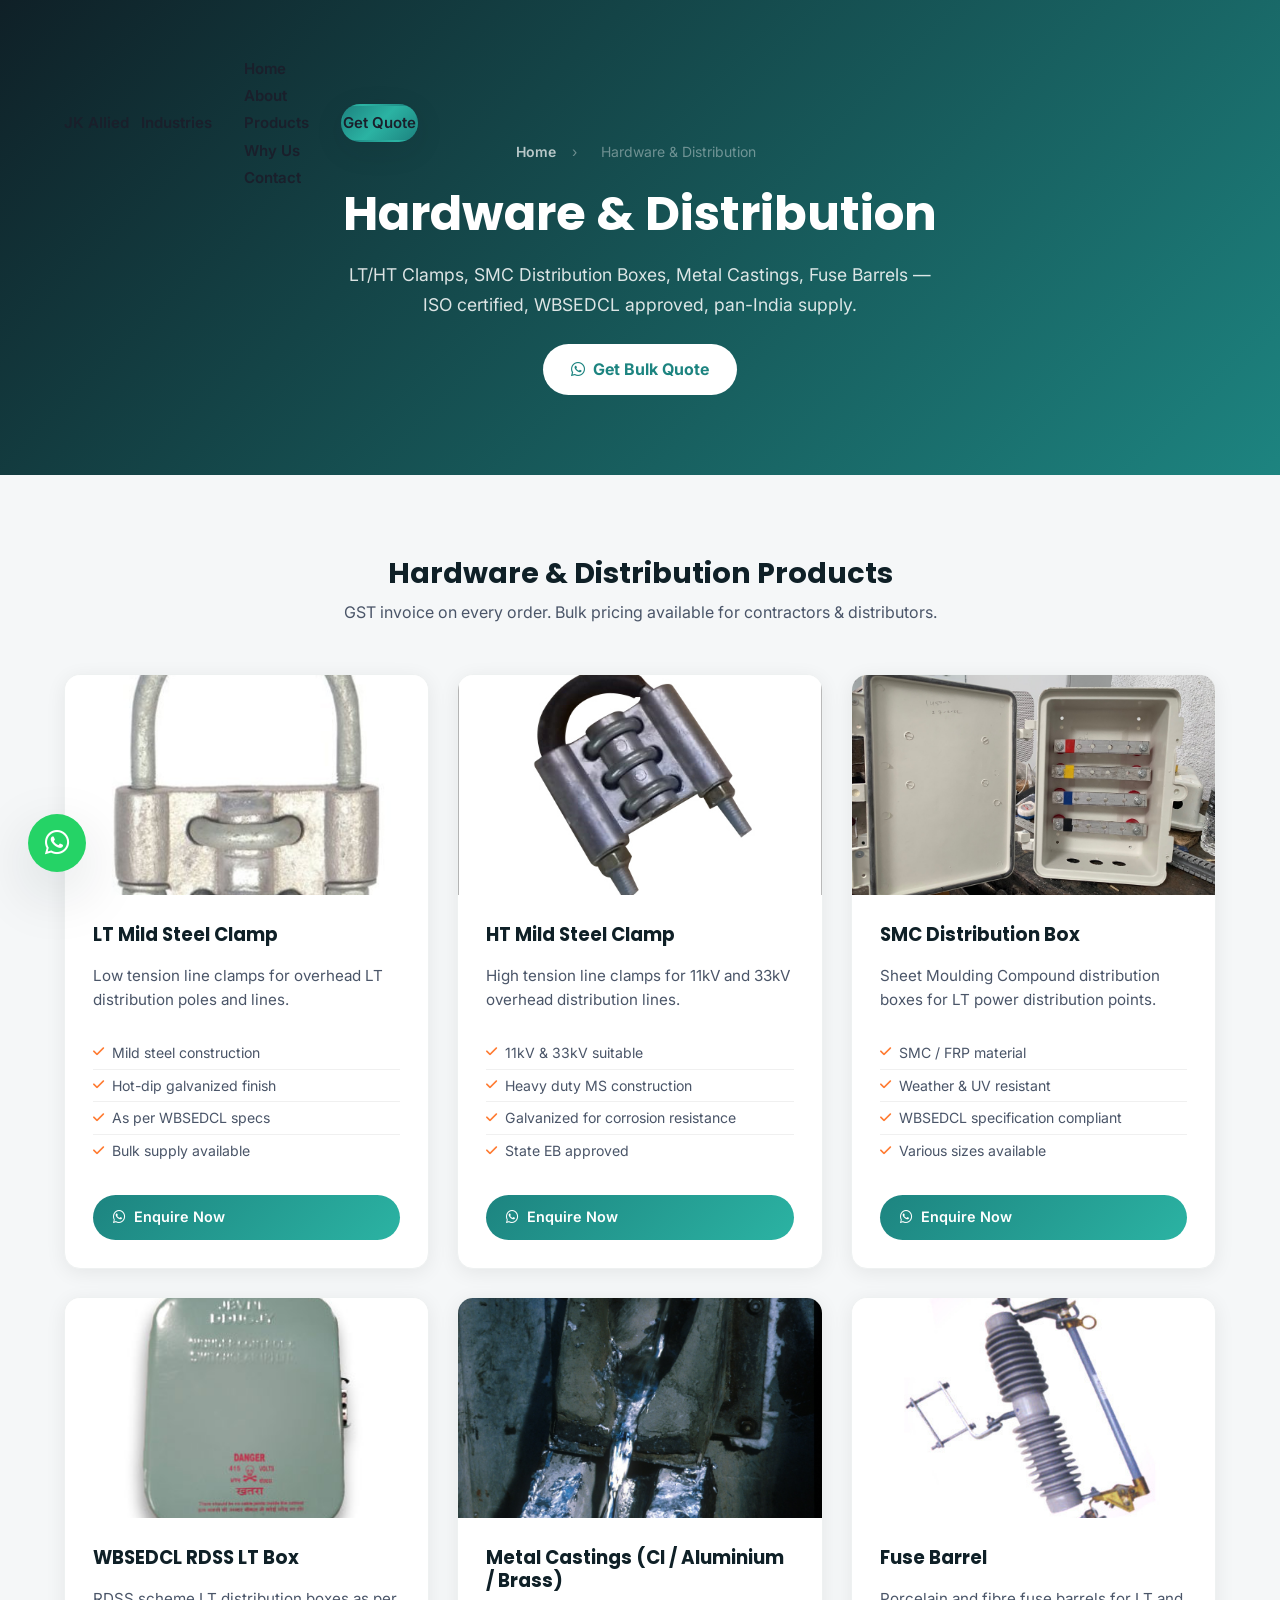
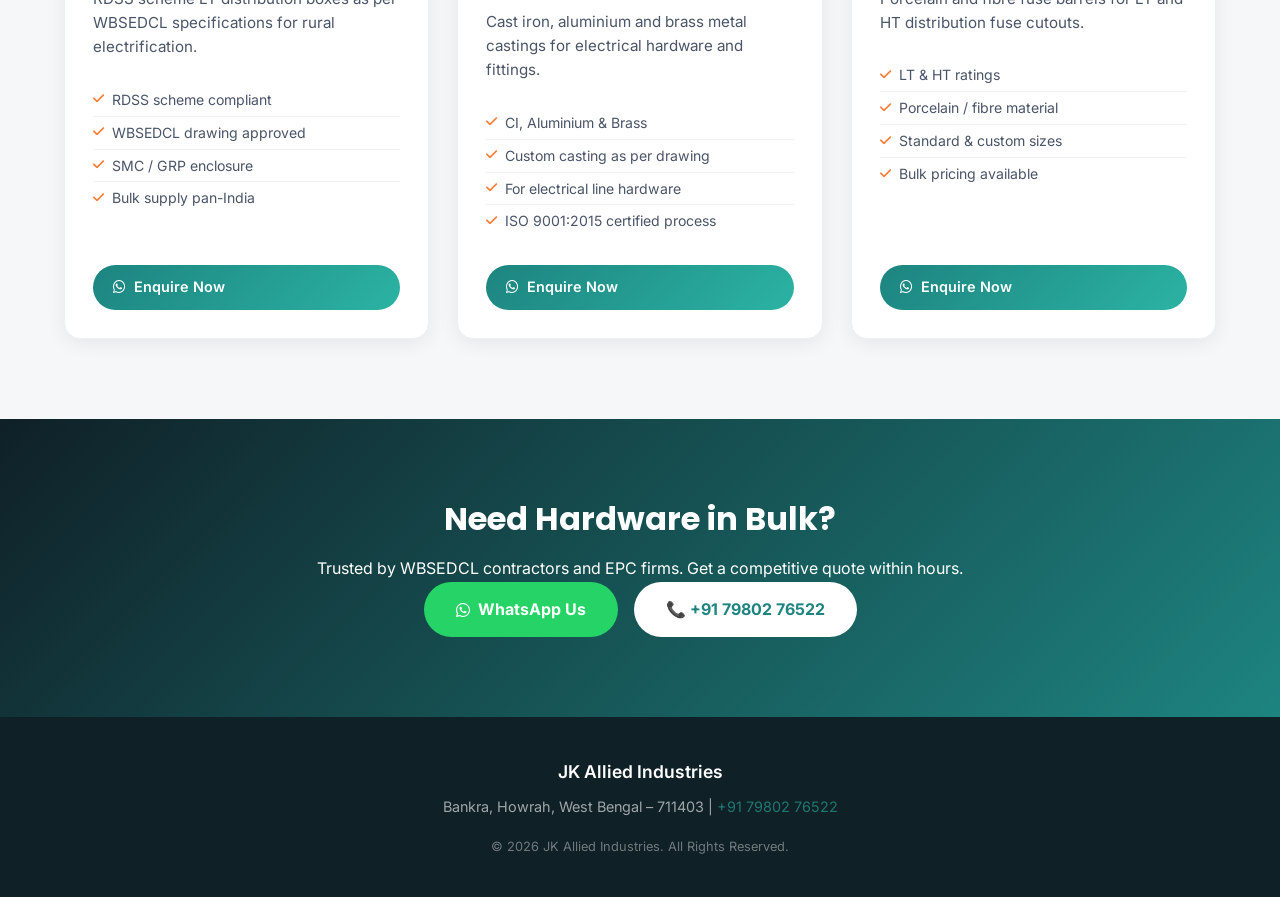
<file: products/hardware-distribution.html>
<!DOCTYPE html>
<html lang="en">
<head>
  <!-- Google tag (gtag.js) -->
  <script async src="https://www.googletagmanager.com/gtag/js?id=G-BWE5R9C8J9"></script>
  <script>
    window.dataLayer = window.dataLayer || [];
    function gtag(){dataLayer.push(arguments);}
    gtag('js', new Date());
    gtag('config', 'G-BWE5R9C8J9');
  </script>
<meta charset="UTF-8">
<meta name="viewport" content="width=device-width, initial-scale=1.0">
<title>Hardware & Distribution – LT HT Clamps, SMC Box, Metal Castings | JK Allied Industries</title>
<meta name="description" content="Buy LT/HT Clamps, SMC Distribution Boxes, WBSEDCL RDSS LT Boxes, Brass & Aluminium Metal Castings from JK Allied Industries – ISO certified manufacturer in Bankra, Howrah. Pan-India supply.">
<meta name="keywords" content="LT clamp HT clamp manufacturer Howrah, SMC distribution box WBSEDCL, RDSS LT box supplier, brass metal casting manufacturer, aluminium casting Howrah, fuse barrel supplier West Bengal">
<link rel="canonical" href="https://www.jkalliedindustries.com/products/hardware-distribution.html">
<meta property="og:title" content="Hardware & Distribution – Clamps, SMC Boxes, Castings | JK Allied Industries">
<meta property="og:description" content="LT/HT Clamps, SMC Distribution Boxes, WBSEDCL RDSS LT Boxes, Brass & Aluminium Metal Castings. ISO certified manufacturer, Bankra, Howrah. Pan-India supply.">
<meta property="og:type" content="website">
<meta property="og:url" content="https://www.jkalliedindustries.com/products/hardware-distribution.html">
<meta property="og:image" content="https://www.jkalliedindustries.com/images/smc-distribution-box.jpg">
<meta name="twitter:card" content="summary_large_image">
<meta name="twitter:title" content="Hardware & Distribution – Clamps, SMC Boxes, Castings | JK Allied Industries">
<meta name="twitter:description" content="LT/HT Clamps, SMC Distribution Boxes, WBSEDCL RDSS LT Boxes, Brass & Aluminium Metal Castings. Pan-India supply.">
<meta name="twitter:image" content="https://www.jkalliedindustries.com/images/smc-distribution-box.jpg">
<link rel="icon" type="image/png" href="../logo.png">
<link rel="preconnect" href="https://fonts.googleapis.com">
<link rel="preconnect" href="https://fonts.gstatic.com" crossorigin>
<link href="https://fonts.googleapis.com/css2?family=Poppins:wght@400;500;600;700;800&family=Inter:wght@400;500;600&display=swap" rel="stylesheet">
<link rel="stylesheet" href="https://cdnjs.cloudflare.com/ajax/libs/font-awesome/6.5.1/css/all.min.css">
<link rel="stylesheet" href="../style.css">
<link rel="stylesheet" href="../extra.css">
<!-- ✅ PRODUCT SCHEMA - Fixes Google Search Console Product Snippet errors -->
<script type="application/ld+json">
{
  "@context": "https://schema.org",
  "@type": "ItemList",
  "name": "Hardware & Distribution Products – JK Allied Industries",
  "url": "https://www.jkalliedindustries.com/products/hardware-distribution.html",
  "itemListElement": [
    {
      "@type": "ListItem", "position": 1,
      "item": {
        "@type": "Product",
        "name": "LT Mild Steel Clamp",
        "description": "Low tension mild steel clamps for overhead power distribution lines. GST invoice provided.",
        "brand": { "@type": "Brand", "name": "JK Allied Industries" },
        "manufacturer": { "@type": "Organization", "name": "JK Allied Industries" },
        "url": "https://www.jkalliedindustries.com/products/hardware-distribution.html",
        "offers": { "@type": "Offer", "priceCurrency": "INR", "price": "1", "availability": "https://schema.org/InStock", "seller": { "@type": "Organization", "name": "JK Allied Industries" } }
      }
    },
    {
      "@type": "ListItem", "position": 2,
      "item": {
        "@type": "Product",
        "name": "HT Mild Steel Clamp",
        "description": "High tension mild steel clamps for HT overhead power distribution lines.",
        "brand": { "@type": "Brand", "name": "JK Allied Industries" },
        "manufacturer": { "@type": "Organization", "name": "JK Allied Industries" },
        "url": "https://www.jkalliedindustries.com/products/hardware-distribution.html",
        "offers": { "@type": "Offer", "priceCurrency": "INR", "price": "1", "availability": "https://schema.org/InStock", "seller": { "@type": "Organization", "name": "JK Allied Industries" } }
      }
    },
    {
      "@type": "ListItem", "position": 3,
      "item": {
        "@type": "Product",
        "name": "SMC Distribution Box",
        "description": "SMC LT distribution boxes as per WBSEDCL specifications. ISO 9001:2015 certified.",
        "brand": { "@type": "Brand", "name": "JK Allied Industries" },
        "manufacturer": { "@type": "Organization", "name": "JK Allied Industries" },
        "url": "https://www.jkalliedindustries.com/products/hardware-distribution.html",
        "offers": { "@type": "Offer", "priceCurrency": "INR", "price": "1", "availability": "https://schema.org/InStock", "seller": { "@type": "Organization", "name": "JK Allied Industries" } }
      }
    },
    {
      "@type": "ListItem", "position": 4,
      "item": {
        "@type": "Product",
        "name": "WBSEDCL RDSS LT Box",
        "description": "WBSEDCL approved RDSS LT distribution boxes for power distribution infrastructure.",
        "brand": { "@type": "Brand", "name": "JK Allied Industries" },
        "manufacturer": { "@type": "Organization", "name": "JK Allied Industries" },
        "url": "https://www.jkalliedindustries.com/products/hardware-distribution.html",
        "offers": { "@type": "Offer", "priceCurrency": "INR", "price": "1", "availability": "https://schema.org/InStock", "seller": { "@type": "Organization", "name": "JK Allied Industries" } }
      }
    },
    {
      "@type": "ListItem", "position": 5,
      "item": {
        "@type": "Product",
        "name": "Metal Castings (CI / Aluminium / Brass)",
        "description": "Cast iron, aluminium and brass metal castings for electrical hardware and industrial applications.",
        "brand": { "@type": "Brand", "name": "JK Allied Industries" },
        "manufacturer": { "@type": "Organization", "name": "JK Allied Industries" },
        "url": "https://www.jkalliedindustries.com/products/hardware-distribution.html",
        "offers": { "@type": "Offer", "priceCurrency": "INR", "price": "1", "availability": "https://schema.org/InStock", "seller": { "@type": "Organization", "name": "JK Allied Industries" } }
      }
    },
    {
      "@type": "ListItem", "position": 6,
      "item": {
        "@type": "Product",
        "name": "Fuse Barrel",
        "description": "Fuse barrels for overhead distribution line protection systems.",
        "brand": { "@type": "Brand", "name": "JK Allied Industries" },
        "manufacturer": { "@type": "Organization", "name": "JK Allied Industries" },
        "url": "https://www.jkalliedindustries.com/products/hardware-distribution.html",
        "offers": { "@type": "Offer", "priceCurrency": "INR", "price": "1", "availability": "https://schema.org/InStock", "seller": { "@type": "Organization", "name": "JK Allied Industries" } }
      }
    }
  ]
}
</script>
<style>
.page-hero{background:linear-gradient(135deg,#0F2027 0%,#1D8480 100%);padding:140px 0 80px;text-align:center;color:#fff;}
.page-hero h1{font-size:clamp(2rem,5vw,3rem);margin-bottom:16px;}
.page-hero p{font-size:1.1rem;opacity:.85;max-width:600px;margin:0 auto 24px;}
.breadcrumb{display:flex;justify-content:center;gap:8px;font-size:14px;opacity:.7;margin-bottom:20px;}
.breadcrumb a{color:#fff;text-decoration:none;}
.products-section{padding:80px 0;background:#f5f7f8;}
.products-grid{display:grid;grid-template-columns:repeat(auto-fill,minmax(300px,1fr));gap:28px;margin-top:48px;}
.product-card{background:#fff;border-radius:16px;overflow:hidden;box-shadow:0 4px 20px rgba(0,0,0,.07);transition:all .3s ease;}
.product-card:hover{transform:translateY(-6px);box-shadow:0 12px 40px rgba(29,132,128,.18);}
.product-icon{background:linear-gradient(135deg,#FF7A30,#FFB347);padding:40px;text-align:center;font-size:48px;color:#fff;}
.product-img{width:100%;height:220px;object-fit:cover;display:block;}
.product-body{padding:28px;}
.product-body h3{font-size:1.15rem;color:#0F2027;margin-bottom:10px;}
.product-body p{color:#4a5568;font-size:.95rem;line-height:1.6;margin-bottom:16px;}
.product-specs{list-style:none;padding:0;margin-bottom:20px;}
.product-specs li{font-size:.88rem;color:#4a5568;padding:4px 0;border-bottom:1px solid #f0f0f0;display:flex;align-items:center;gap:8px;}
.product-specs li:last-child{border:none;}
.product-specs li i{color:#FF7A30;font-size:.8rem;}
.enquire-btn{display:inline-flex;align-items:center;gap:8px;background:linear-gradient(135deg,#1D8480,#2BB3A3);color:#fff;padding:10px 20px;border-radius:50px;font-size:.9rem;font-weight:600;text-decoration:none;transition:all .3s;}
.enquire-btn:hover{transform:translateY(-2px);box-shadow:0 8px 20px rgba(29,132,128,.3);}
.cta-section{background:linear-gradient(135deg,#0F2027,#1D8480);padding:80px 0;text-align:center;color:#fff;}
.cta-section h2{font-size:2rem;margin-bottom:16px;}
.cta-btns{display:flex;gap:16px;justify-content:center;flex-wrap:wrap;}
.btn-white{background:#fff;color:#1D8480;padding:14px 32px;border-radius:50px;font-weight:700;text-decoration:none;transition:all .3s;}
.btn-wa{background:#25D366;color:#fff;padding:14px 32px;border-radius:50px;font-weight:700;text-decoration:none;display:inline-flex;align-items:center;gap:8px;transition:all .3s;}
.btn-wa:hover,.btn-white:hover{transform:translateY(-3px);}
</style>
</head>
<body>

<header class="header" id="header">
  <div class="container">
    <nav class="nav">
      <a href="../index.html" class="logo"><span>JK Allied</span> Industries</a>
      <ul class="nav-links">
        <li><a href="../index.html">Home</a></li>
        <li><a href="../index.html#about">About</a></li>
        <li><a href="../index.html#categories">Products</a></li>
        <li><a href="../index.html#why-us">Why Us</a></li>
        <li><a href="../index.html#contact">Contact</a></li>
      </ul>
      <a href="../index.html#contact" class="btn btn-primary">Get Quote</a>
      <button class="hamburger" id="hamburger"><i class="fa-solid fa-bars"></i></button>
    </nav>
  </div>
</header>

<section class="page-hero">
  <div class="container">
    <div class="breadcrumb">
      <a href="../index.html">Home</a><span>›</span><span>Hardware & Distribution</span>
    </div>
    <h1>Hardware & Distribution</h1>
    <p>LT/HT Clamps, SMC Distribution Boxes, Metal Castings, Fuse Barrels — ISO certified, WBSEDCL approved, pan-India supply.</p>
    <a href="https://wa.me/917980276522" style="background:#fff;color:#1D8480;font-weight:700;border-radius:50px;padding:12px 28px;text-decoration:none;display:inline-flex;align-items:center;gap:8px;">
      <i class="fa-brands fa-whatsapp"></i> Get Bulk Quote
    </a>
  </div>
</section>

<section class="products-section">
  <div class="container">
    <h2 style="text-align:center;font-size:1.8rem;color:#0F2027;">Hardware & Distribution Products</h2>
    <p style="text-align:center;color:#4a5568;margin-top:8px;">GST invoice on every order. Bulk pricing available for contractors & distributors.</p>
    <div class="products-grid">

      <div class="product-card">
        <img class="product-img" src="../images/lt-clamp.jpg" alt="LT Mild Steel Clamp" loading="lazy">
        <div class="product-body">
          <h3>LT Mild Steel Clamp</h3>
          <p>Low tension line clamps for overhead LT distribution poles and lines.</p>
          <ul class="product-specs">
            <li><i class="fa-solid fa-check"></i> Mild steel construction</li>
            <li><i class="fa-solid fa-check"></i> Hot-dip galvanized finish</li>
            <li><i class="fa-solid fa-check"></i> As per WBSEDCL specs</li>
            <li><i class="fa-solid fa-check"></i> Bulk supply available</li>
          </ul>
          <a href="https://wa.me/917980276522?text=Hi, I need a quote for LT Clamps" class="enquire-btn"><i class="fa-brands fa-whatsapp"></i> Enquire Now</a>
        </div>
      </div>

      <div class="product-card">
        <img class="product-img" src="../images/ht-clamp.jpg" alt="HT Mild Steel Clamp" loading="lazy">
        <div class="product-body">
          <h3>HT Mild Steel Clamp</h3>
          <p>High tension line clamps for 11kV and 33kV overhead distribution lines.</p>
          <ul class="product-specs">
            <li><i class="fa-solid fa-check"></i> 11kV & 33kV suitable</li>
            <li><i class="fa-solid fa-check"></i> Heavy duty MS construction</li>
            <li><i class="fa-solid fa-check"></i> Galvanized for corrosion resistance</li>
            <li><i class="fa-solid fa-check"></i> State EB approved</li>
          </ul>
          <a href="https://wa.me/917980276522?text=Hi, I need a quote for HT Clamps" class="enquire-btn"><i class="fa-brands fa-whatsapp"></i> Enquire Now</a>
        </div>
      </div>

      <div class="product-card">
        <img class="product-img" src="../images/smc-distribution-box.jpg" alt="SMC Distribution Box" loading="lazy">
        <div class="product-body">
          <h3>SMC Distribution Box</h3>
          <p>Sheet Moulding Compound distribution boxes for LT power distribution points.</p>
          <ul class="product-specs">
            <li><i class="fa-solid fa-check"></i> SMC / FRP material</li>
            <li><i class="fa-solid fa-check"></i> Weather & UV resistant</li>
            <li><i class="fa-solid fa-check"></i> WBSEDCL specification compliant</li>
            <li><i class="fa-solid fa-check"></i> Various sizes available</li>
          </ul>
          <a href="https://wa.me/917980276522?text=Hi, I need a quote for SMC Distribution Box" class="enquire-btn"><i class="fa-brands fa-whatsapp"></i> Enquire Now</a>
        </div>
      </div>

      <div class="product-card">
        <img class="product-img" src="../images/rdss-lt-box.jpg" alt="WBSEDCL RDSS LT Box" loading="lazy">
        <div class="product-body">
          <h3>WBSEDCL RDSS LT Box</h3>
          <p>RDSS scheme LT distribution boxes as per WBSEDCL specifications for rural electrification.</p>
          <ul class="product-specs">
            <li><i class="fa-solid fa-check"></i> RDSS scheme compliant</li>
            <li><i class="fa-solid fa-check"></i> WBSEDCL drawing approved</li>
            <li><i class="fa-solid fa-check"></i> SMC / GRP enclosure</li>
            <li><i class="fa-solid fa-check"></i> Bulk supply pan-India</li>
          </ul>
          <a href="https://wa.me/917980276522?text=Hi, I need a quote for RDSS LT Box" class="enquire-btn"><i class="fa-brands fa-whatsapp"></i> Enquire Now</a>
        </div>
      </div>

      <div class="product-card">
        <img class="product-img" src="../images/metal-casting.jpg" alt="Metal Castings CI Aluminium Brass" loading="lazy">
        <div class="product-body">
          <h3>Metal Castings (CI / Aluminium / Brass)</h3>
          <p>Cast iron, aluminium and brass metal castings for electrical hardware and fittings.</p>
          <ul class="product-specs">
            <li><i class="fa-solid fa-check"></i> CI, Aluminium & Brass</li>
            <li><i class="fa-solid fa-check"></i> Custom casting as per drawing</li>
            <li><i class="fa-solid fa-check"></i> For electrical line hardware</li>
            <li><i class="fa-solid fa-check"></i> ISO 9001:2015 certified process</li>
          </ul>
          <a href="https://wa.me/917980276522?text=Hi, I need a quote for Metal Castings" class="enquire-btn"><i class="fa-brands fa-whatsapp"></i> Enquire Now</a>
        </div>
      </div>

      <div class="product-card">
        <img class="product-img" src="../images/do-fuse-set-2.jpg" alt="Fuse Barrel" loading="lazy">
        <div class="product-body">
          <h3>Fuse Barrel</h3>
          <p>Porcelain and fibre fuse barrels for LT and HT distribution fuse cutouts.</p>
          <ul class="product-specs">
            <li><i class="fa-solid fa-check"></i> LT & HT ratings</li>
            <li><i class="fa-solid fa-check"></i> Porcelain / fibre material</li>
            <li><i class="fa-solid fa-check"></i> Standard & custom sizes</li>
            <li><i class="fa-solid fa-check"></i> Bulk pricing available</li>
          </ul>
          <a href="https://wa.me/917980276522?text=Hi, I need a quote for Fuse Barrels" class="enquire-btn"><i class="fa-brands fa-whatsapp"></i> Enquire Now</a>
        </div>
      </div>

    </div>
  </div>
</section>

<section class="cta-section">
  <div class="container">
    <h2>Need Hardware in Bulk?</h2>
    <p>Trusted by WBSEDCL contractors and EPC firms. Get a competitive quote within hours.</p>
    <div class="cta-btns">
      <a href="https://wa.me/917980276522?text=Hi, I need bulk hardware quote" class="btn-wa"><i class="fa-brands fa-whatsapp"></i> WhatsApp Us</a>
      <a href="tel:+917980276522" class="btn-white">📞 +91 79802 76522</a>
    </div>
  </div>
</section>

<footer style="background:#0F2027;color:#fff;padding:40px 0;text-align:center;">
  <div class="container">
    <p style="margin-bottom:8px;font-weight:600;font-size:1.1rem;">JK Allied Industries</p>
    <p style="opacity:.6;font-size:.9rem;">Bankra, Howrah, West Bengal – 711403 | <a href="tel:+917980276522" style="color:#2BB3A3;">+91 79802 76522</a></p>
    <p style="opacity:.4;font-size:.8rem;margin-top:16px;">© 2026 JK Allied Industries. All Rights Reserved.</p>
  </div>
</footer>

<a href="https://wa.me/917980276522" class="whatsapp-float" target="_blank" rel="noopener" aria-label="WhatsApp"><i class="fa-brands fa-whatsapp"></i></a>
<script src="../script.js"></script>
</body>
</html>
</file>
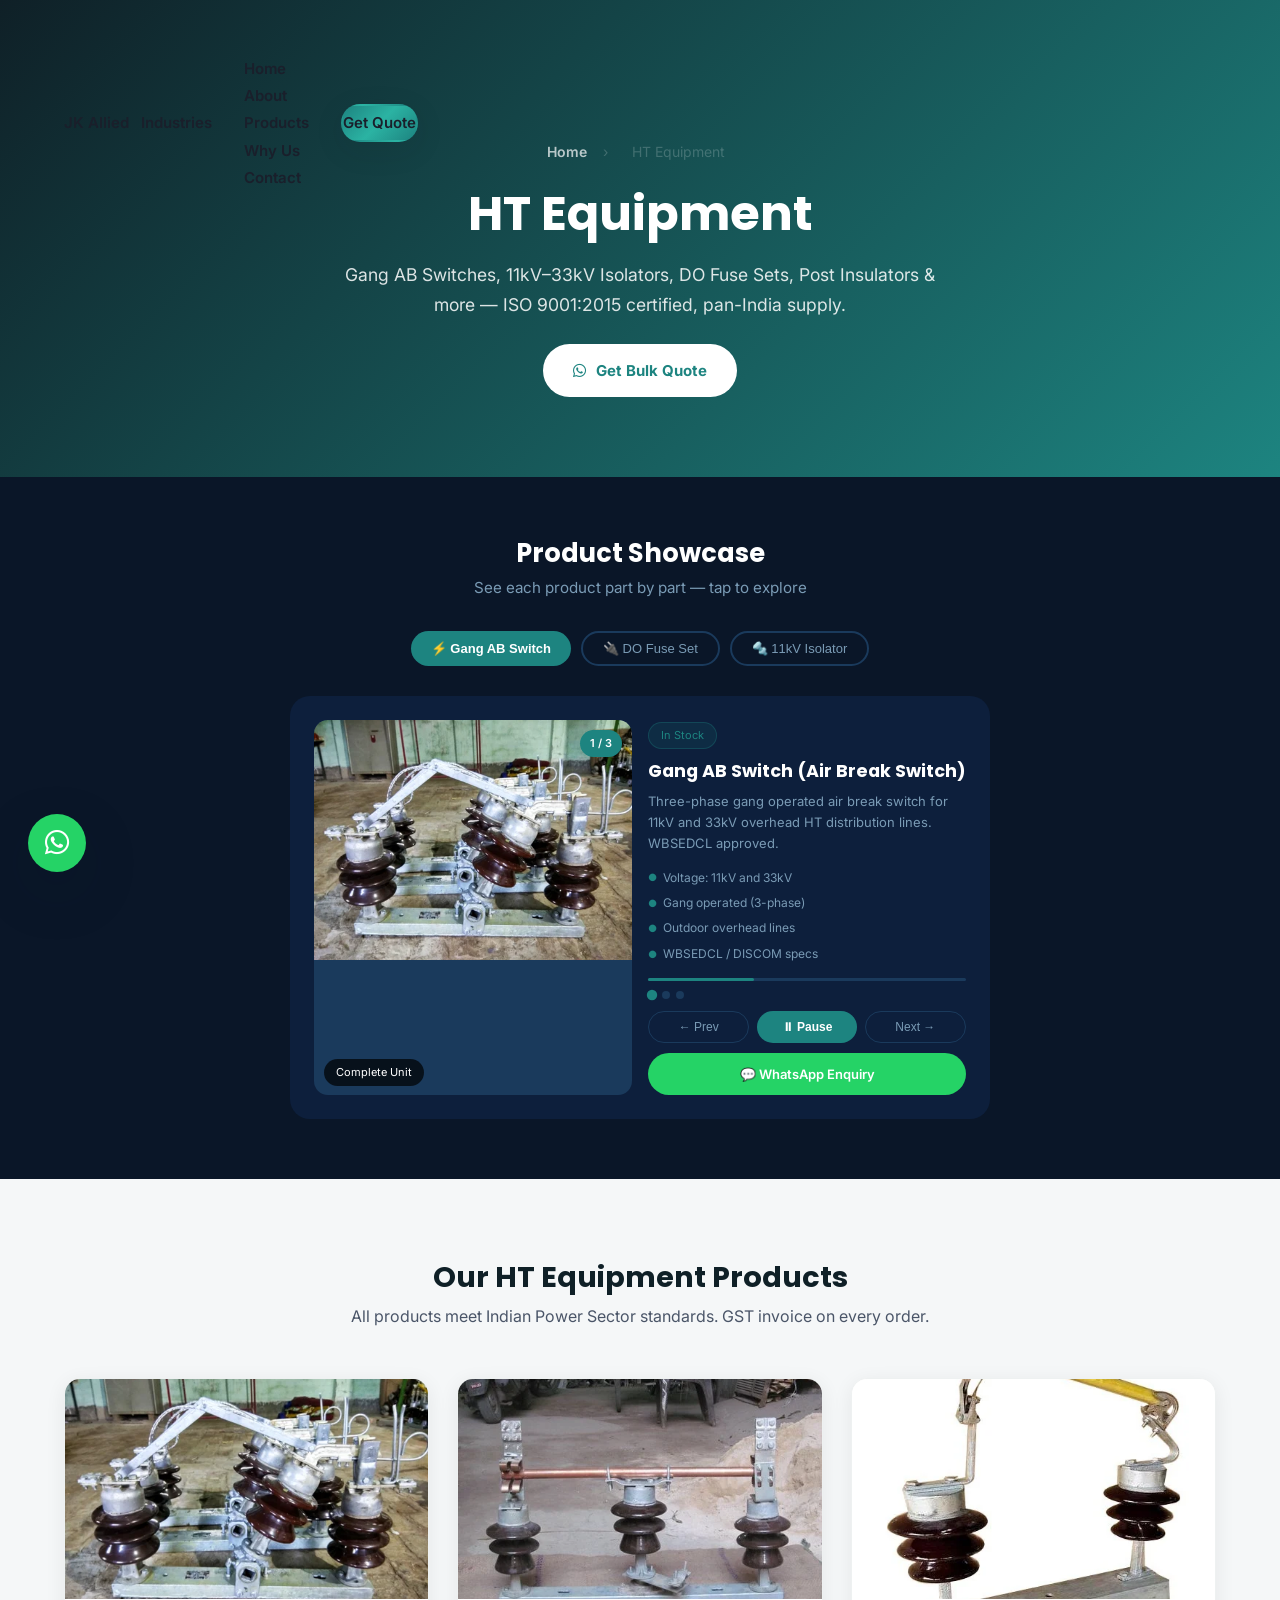
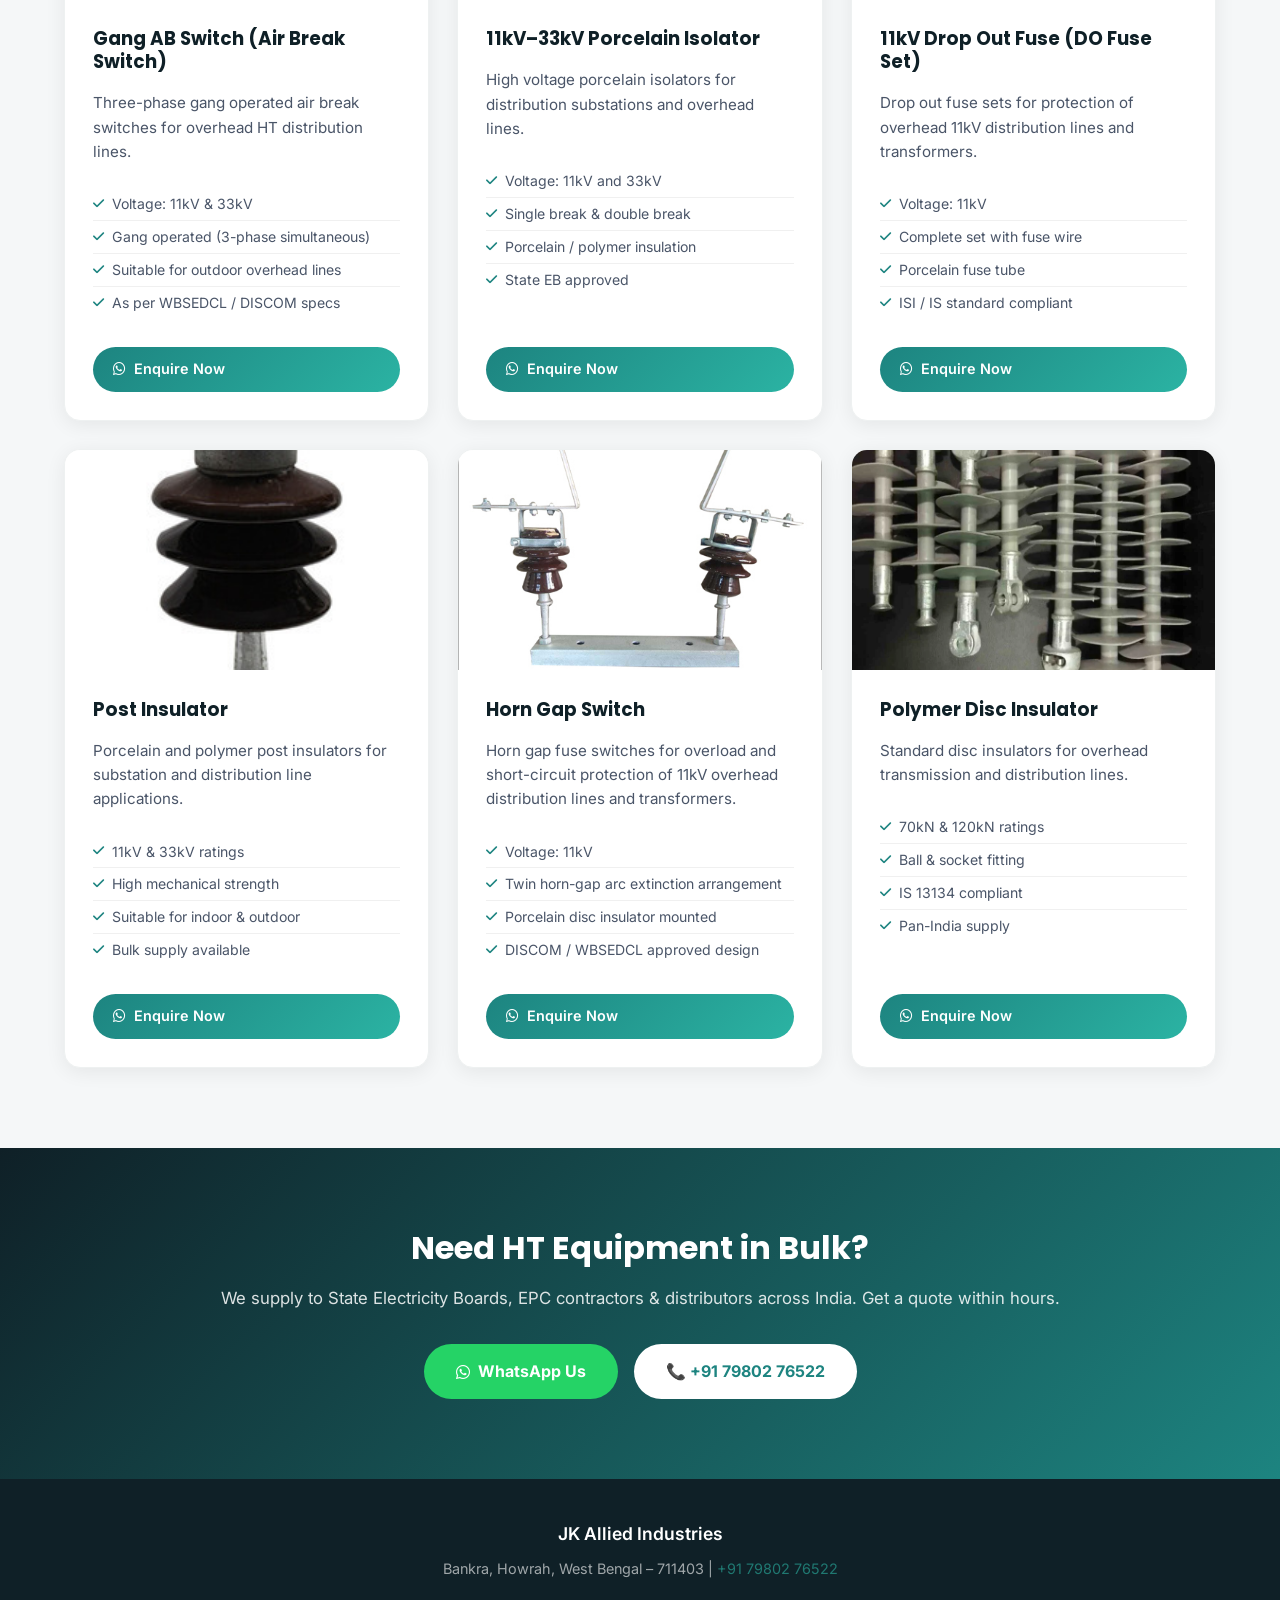
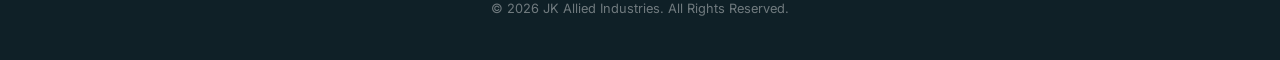
<file: products/ht-equipment (1).html>
<!DOCTYPE html>
<html lang="en">
<head>
  <!-- Google tag (gtag.js) -->
  <script async src="https://www.googletagmanager.com/gtag/js?id=G-BWE5R9C8J9"></script>
  <script>
    window.dataLayer = window.dataLayer || [];
    function gtag(){dataLayer.push(arguments);}
    gtag('js', new Date());
    gtag('config', 'G-BWE5R9C8J9');
  </script>
<meta charset="UTF-8">
<meta name="viewport" content="width=device-width, initial-scale=1.0">
<title>HT Equipment – Gang AB Switch, 11kV 33kV Isolator, DO Fuse | JK Allied Industries</title>
<meta name="description" content="Buy Gang AB Switches, 11kV–33kV Isolators, Drop Out Fuse Sets, Post Insulators from JK Allied Industries – ISO 9001:2015 certified manufacturer in Bankra, Howrah. Pan-India supply.">
<meta name="keywords" content="Gang AB switch manufacturer Howrah, 11kV isolator West Bengal, 33kV air break switch, DO fuse set manufacturer, drop out fuse 11kV, porcelain isolator supplier India, HT equipment manufacturer Bankra">
<link rel="canonical" href="https://www.jkalliedindustries.com/products/ht-equipment.html">
<meta property="og:title" content="HT Equipment – Gang AB Switch, Isolator, DO Fuse | JK Allied Industries">
<meta property="og:description" content="ISO certified manufacturer of 11kV–33kV HT Equipment. Gang AB Switches, Isolators, DO Fuse Sets. Pan-India supply from Bankra, Howrah.">
<meta property="og:type" content="website">
<meta property="og:url" content="https://www.jkalliedindustries.com/products/ht-equipment.html">
<link rel="preconnect" href="https://fonts.googleapis.com">
<link rel="preconnect" href="https://fonts.gstatic.com" crossorigin>
<link href="https://fonts.googleapis.com/css2?family=Poppins:wght@400;500;600;700;800&family=Inter:wght@400;500;600&display=swap" rel="stylesheet">
<link rel="stylesheet" href="https://cdnjs.cloudflare.com/ajax/libs/font-awesome/6.5.1/css/all.min.css">
<link rel="stylesheet" href="../style.css">
<link rel="stylesheet" href="../extra.css">
<!-- ✅ PRODUCT SCHEMA - Fixes Google Search Console Product Snippet errors -->
<script type="application/ld+json">
{
  "@context": "https://schema.org",
  "@type": "ItemList",
  "name": "HT Equipment – JK Allied Industries",
  "url": "https://www.jkalliedindustries.com/products/ht-equipment.html",
  "itemListElement": [
    {
      "@type": "ListItem", "position": 1,
      "item": {
        "@type": "Product",
        "name": "Gang AB Switch (Air Break Switch)",
        "description": "11kV and 33kV Gang Air Break Switches for overhead transmission lines. ISO 9001:2015 certified. Pan-India supply.",
        "brand": { "@type": "Brand", "name": "JK Allied Industries" },
        "manufacturer": { "@type": "Organization", "name": "JK Allied Industries" },
        "url": "https://www.jkalliedindustries.com/products/ht-equipment.html",
        "offers": { "@type": "Offer", "priceCurrency": "INR", "price": "1", "priceSpecification": { "@type": "PriceSpecification", "priceCurrency": "INR", "minPrice": "1" }, "availability": "https://schema.org/InStock", "seller": { "@type": "Organization", "name": "JK Allied Industries" } }
      }
    },
    {
      "@type": "ListItem", "position": 2,
      "item": {
        "@type": "Product",
        "name": "11kV–33kV Porcelain Isolator",
        "description": "High voltage porcelain isolators for distribution substations. 11kV and 33kV ratings. ISO certified.",
        "brand": { "@type": "Brand", "name": "JK Allied Industries" },
        "manufacturer": { "@type": "Organization", "name": "JK Allied Industries" },
        "url": "https://www.jkalliedindustries.com/products/ht-equipment.html",
        "offers": { "@type": "Offer", "priceCurrency": "INR", "price": "1", "availability": "https://schema.org/InStock", "seller": { "@type": "Organization", "name": "JK Allied Industries" } }
      }
    },
    {
      "@type": "ListItem", "position": 3,
      "item": {
        "@type": "Product",
        "name": "11kV Drop Out Fuse (DO Fuse Set)",
        "description": "11kV Drop Out Fuse Sets for overhead distribution lines. WBSEDCL approved. Pan-India supply.",
        "brand": { "@type": "Brand", "name": "JK Allied Industries" },
        "manufacturer": { "@type": "Organization", "name": "JK Allied Industries" },
        "url": "https://www.jkalliedindustries.com/products/ht-equipment.html",
        "offers": { "@type": "Offer", "priceCurrency": "INR", "price": "1", "availability": "https://schema.org/InStock", "seller": { "@type": "Organization", "name": "JK Allied Industries" } }
      }
    },
    {
      "@type": "ListItem", "position": 4,
      "item": {
        "@type": "Product",
        "name": "Post Insulator",
        "description": "High-quality post insulators for HT transmission and distribution lines.",
        "brand": { "@type": "Brand", "name": "JK Allied Industries" },
        "manufacturer": { "@type": "Organization", "name": "JK Allied Industries" },
        "url": "https://www.jkalliedindustries.com/products/ht-equipment.html",
        "offers": { "@type": "Offer", "priceCurrency": "INR", "price": "1", "availability": "https://schema.org/InStock", "seller": { "@type": "Organization", "name": "JK Allied Industries" } }
      }
    },
    {
      "@type": "ListItem", "position": 5,
      "item": {
        "@type": "Product",
        "name": "Horn Gap Switch",
        "description": "11kV Horn Gap Fuse Switches for overload and short-circuit protection of overhead HT distribution lines and transformers.",
        "brand": { "@type": "Brand", "name": "JK Allied Industries" },
        "manufacturer": { "@type": "Organization", "name": "JK Allied Industries" },
        "url": "https://www.jkalliedindustries.com/products/ht-equipment.html",
        "offers": { "@type": "Offer", "priceCurrency": "INR", "price": "1", "availability": "https://schema.org/InStock", "seller": { "@type": "Organization", "name": "JK Allied Industries" } }
      }
    },
    {
      "@type": "ListItem", "position": 6,
      "item": {
        "@type": "Product",
        "name": "Polymer Disc Insulator",
        "description": "Polymer disc insulators for overhead power lines and substations.",
        "brand": { "@type": "Brand", "name": "JK Allied Industries" },
        "manufacturer": { "@type": "Organization", "name": "JK Allied Industries" },
        "url": "https://www.jkalliedindustries.com/products/ht-equipment.html",
        "offers": { "@type": "Offer", "priceCurrency": "INR", "price": "1", "availability": "https://schema.org/InStock", "seller": { "@type": "Organization", "name": "JK Allied Industries" } }
      }
    }
  ]
}
</script>
<style>
.page-hero{background:linear-gradient(135deg,#0F2027 0%,#1D8480 100%);padding:140px 0 80px;text-align:center;color:#fff;}
.page-hero h1{font-size:clamp(2rem,5vw,3rem);margin-bottom:16px;}
.page-hero p{font-size:1.1rem;opacity:.85;max-width:600px;margin:0 auto 24px;}
.breadcrumb{display:flex;justify-content:center;gap:8px;font-size:14px;opacity:.7;margin-bottom:20px;}
.breadcrumb a{color:#fff;text-decoration:none;}
.breadcrumb span{opacity:.5;}
.products-section{padding:80px 0;background:#f5f7f8;}
.products-grid{display:grid;grid-template-columns:repeat(auto-fill,minmax(300px,1fr));gap:28px;margin-top:48px;}
.product-card{background:#fff;border-radius:16px;overflow:hidden;box-shadow:0 4px 20px rgba(0,0,0,.07);transition:all .3s ease;}
.product-card:hover{transform:translateY(-6px);box-shadow:0 12px 40px rgba(29,132,128,.18);}
.product-icon{background:linear-gradient(135deg,#1D8480,#2BB3A3);padding:40px;text-align:center;font-size:48px;color:#fff;}
.product-img{width:100%;height:220px;object-fit:cover;display:block;}
.product-body{padding:28px;}
.product-body h3{font-size:1.15rem;color:#0F2027;margin-bottom:10px;}
.product-body p{color:#4a5568;font-size:.95rem;line-height:1.6;margin-bottom:16px;}
.product-specs{list-style:none;padding:0;margin-bottom:20px;}
.product-specs li{font-size:.88rem;color:#4a5568;padding:4px 0;border-bottom:1px solid #f0f0f0;display:flex;align-items:center;gap:8px;}
.product-specs li:last-child{border:none;}
.product-specs li i{color:#1D8480;font-size:.8rem;}
.enquire-btn{display:inline-flex;align-items:center;gap:8px;background:linear-gradient(135deg,#1D8480,#2BB3A3);color:#fff;padding:10px 20px;border-radius:50px;font-size:.9rem;font-weight:600;text-decoration:none;transition:all .3s;}
.enquire-btn:hover{transform:translateY(-2px);box-shadow:0 8px 20px rgba(29,132,128,.3);}
.cta-section{background:linear-gradient(135deg,#0F2027,#1D8480);padding:80px 0;text-align:center;color:#fff;}
.cta-section h2{font-size:2rem;margin-bottom:16px;}
.cta-section p{opacity:.85;margin-bottom:32px;font-size:1.05rem;}
.cta-btns{display:flex;gap:16px;justify-content:center;flex-wrap:wrap;}
.btn-white{background:#fff;color:#1D8480;padding:14px 32px;border-radius:50px;font-weight:700;text-decoration:none;transition:all .3s;}
.btn-white:hover{transform:translateY(-3px);box-shadow:0 10px 30px rgba(0,0,0,.2);}
.btn-wa{background:#25D366;color:#fff;padding:14px 32px;border-radius:50px;font-weight:700;text-decoration:none;display:inline-flex;align-items:center;gap:8px;transition:all .3s;}
.btn-wa:hover{transform:translateY(-3px);}
</style>
</head>
<body>

<!-- Header -->
<header class="header" id="header">
  <div class="container">
    <nav class="nav">
      <a href="../index.html" class="logo"><span>JK Allied</span> Industries</a>
      <ul class="nav-links">
        <li><a href="../index.html">Home</a></li>
        <li><a href="../index.html#about">About</a></li>
        <li><a href="../index.html#categories">Products</a></li>
        <li><a href="../index.html#why-us">Why Us</a></li>
        <li><a href="../index.html#contact">Contact</a></li>
      </ul>
      <a href="../index.html#contact" class="btn btn-primary">Get Quote</a>
      <button class="hamburger" id="hamburger"><i class="fa-solid fa-bars"></i></button>
    </nav>
  </div>
</header>

<!-- Page Hero -->
<section class="page-hero">
  <div class="container">
    <div class="breadcrumb">
      <a href="../index.html">Home</a>
      <span>›</span>
      <span>HT Equipment</span>
    </div>
    <h1>HT Equipment</h1>
    <p>Gang AB Switches, 11kV–33kV Isolators, DO Fuse Sets, Post Insulators & more — ISO 9001:2015 certified, pan-India supply.</p>
    <a href="https://wa.me/917980276522" class="btn btn-white" style="background:#fff;color:#1D8480;font-weight:700;border-radius:50px;padding:12px 28px;text-decoration:none;">
      <i class="fa-brands fa-whatsapp"></i> Get Bulk Quote
    </a>
  </div>
</section>

<!-- ✅ ANIMATED PRODUCT SHOWCASE -->
<section style="background:#0a1628;padding:60px 0;">
  <div class="container">
    <h2 style="text-align:center;color:#fff;font-size:1.6rem;margin-bottom:6px;">Product Showcase</h2>
    <p style="text-align:center;color:#7a9bb5;font-size:0.95rem;margin-bottom:30px;">See each product part by part — tap to explore</p>

    <!-- Showcase Tabs -->
    <div style="display:flex;gap:10px;justify-content:center;flex-wrap:wrap;margin-bottom:30px;">
      <button onclick="loadShowcase('ab')" id="tab-ab" style="padding:8px 20px;border-radius:50px;border:none;background:#1D8480;color:#fff;font-size:13px;cursor:pointer;font-weight:600;">⚡ Gang AB Switch</button>
      <button onclick="loadShowcase('fuse')" id="tab-fuse" style="padding:8px 20px;border-radius:50px;border:2px solid #1a3a5c;background:transparent;color:#7a9bb5;font-size:13px;cursor:pointer;">🔌 DO Fuse Set</button>
      <button onclick="loadShowcase('iso')" id="tab-iso" style="padding:8px 20px;border-radius:50px;border:2px solid #1a3a5c;background:transparent;color:#7a9bb5;font-size:13px;cursor:pointer;">🔩 11kV Isolator</button>
    </div>

    <!-- Stage -->
    <div style="background:#0d1f3c;border-radius:20px;padding:24px;max-width:700px;margin:0 auto;">
      <div style="display:flex;gap:16px;align-items:stretch;flex-wrap:wrap;">

        <!-- Image Panel -->
        <div style="flex:1;min-width:240px;border-radius:14px;overflow:hidden;background:#1a3a5c;position:relative;min-height:240px;">
          <img id="sc-img" src="../images/gang-ab-switch.jpg" alt="Product" style="width:100%;height:240px;object-fit:cover;display:block;transition:opacity 0.5s ease;"/>
          <div id="sc-part-badge" style="position:absolute;bottom:10px;left:10px;background:rgba(0,0,0,0.7);color:#fff;font-size:11px;padding:4px 12px;border-radius:20px;backdrop-filter:blur(4px);">Complete Unit</div>
          <div id="sc-num" style="position:absolute;top:10px;right:10px;background:#1D8480;color:#fff;font-size:11px;padding:4px 10px;border-radius:20px;font-weight:600;">1 / 3</div>
        </div>

        <!-- Info Panel -->
        <div style="flex:1;min-width:200px;display:flex;flex-direction:column;justify-content:space-between;">
          <div>
            <div id="sc-tag" style="display:inline-block;background:#1D848020;color:#1D8480;font-size:11px;padding:3px 12px;border-radius:20px;margin-bottom:10px;border:1px solid #1D848050;">In Stock</div>
            <h3 id="sc-title" style="color:#fff;font-size:1.1rem;margin-bottom:8px;line-height:1.4;">Gang AB Switch (Air Break Switch)</h3>
            <p id="sc-desc" style="color:#7a9bb5;font-size:13px;line-height:1.6;margin-bottom:14px;">Three-phase gang operated air break switch for 11kV and 33kV overhead HT distribution lines. WBSEDCL approved.</p>
            <div id="sc-specs" style="display:flex;flex-direction:column;gap:5px;"></div>
          </div>
          <div>
            <!-- Progress -->
            <div style="background:#1a3a5c;border-radius:3px;height:3px;margin:14px 0 10px;">
              <div id="sc-progress" style="height:100%;background:#1D8480;border-radius:3px;width:33%;transition:width 0.4s ease;"></div>
            </div>
            <!-- Dots -->
            <div id="sc-dots" style="display:flex;gap:6px;margin-bottom:12px;"></div>
            <!-- Controls -->
            <div style="display:flex;gap:8px;">
              <button onclick="scPrev()" style="flex:1;padding:8px;border-radius:50px;border:1px solid #1a3a5c;background:transparent;color:#7a9bb5;font-size:12px;cursor:pointer;">← Prev</button>
              <button id="sc-play" onclick="scToggle()" style="flex:1;padding:8px;border-radius:50px;border:none;background:#1D8480;color:#fff;font-size:12px;cursor:pointer;font-weight:600;">⏸ Pause</button>
              <button onclick="scNext()" style="flex:1;padding:8px;border-radius:50px;border:1px solid #1a3a5c;background:transparent;color:#7a9bb5;font-size:12px;cursor:pointer;">Next →</button>
            </div>
            <a href="https://wa.me/917980276522?text=Hi, I need a quote for this product" style="display:block;margin-top:10px;text-align:center;background:#25D366;color:#fff;padding:10px;border-radius:50px;font-size:13px;font-weight:600;text-decoration:none;">💬 WhatsApp Enquiry</a>
          </div>
        </div>
      </div>
    </div>
  </div>
</section>

<script>
const showcases = {
  ab: {
    parts: [
      { img: '../images/gang-ab-switch.jpg', part: 'Complete Unit', title: 'Gang AB Switch (Air Break Switch)', desc: 'Three-phase gang operated air break switch for 11kV and 33kV overhead HT distribution lines. WBSEDCL approved.', specs: ['Voltage: 11kV and 33kV', 'Gang operated (3-phase)', 'Outdoor overhead lines', 'WBSEDCL / DISCOM specs'] },
      { img: '../images/gang-ab-switch-2.jpg', part: 'Assembled View', title: 'Gang AB Switch — Assembled', desc: 'Full assembly showing porcelain insulators, copper connectors, GI frame, and operating mechanism ready for installation.', specs: ['Porcelain insulators', 'Copper bus bar', 'GI galvanized frame', 'Pan-India supply'] },
      { img: '../images/overhead-line.jpg', part: 'Installed on Line', title: 'Installation on Overhead Line', desc: 'Gang AB Switch installed on 11kV overhead distribution line with disc insulators and strain hardware fittings.', specs: ['Pole-top mounting', 'Complete hardware included', 'Weather-proof design', 'ISO 9001:2015 certified'] }
    ]
  },
  fuse: {
    parts: [
      { img: '../images/do-fuse-set.jpg', part: 'Complete DO Fuse Set', title: '11kV Drop Out Fuse (DO Fuse Set)', desc: 'Complete 11kV Drop Out Fuse Set with polymer insulators, fuse carrier, and mounting hardware. WBSEDCL approved.', specs: ['Voltage: 11kV', 'Polymer / Porcelain insulator', 'Complete set with fuse wire', 'ISI / DISCOM compliant'] },
      { img: '../images/do-fuse-set-2.jpg', part: 'Fuse Carrier Detail', title: 'DO Fuse — Fuse Carrier & Barrel', desc: 'Fuse barrel and carrier assembly ensures reliable overcurrent protection. Easy replacement in the field.', specs: ['Drop-out mechanism', 'Fuse barrel included', 'Field replaceable', 'Bulk orders available'] },
      { img: '../images/11kv-isolator.jpg', part: 'With Isolator', title: 'DO Fuse with Isolator Assembly', desc: 'Complete protection assembly with DO Fuse and Isolator for substation and overhead line protection.', specs: ['Combined protection', 'Substation application', 'Pan-India supply', 'GST invoice provided'] }
    ]
  },
  iso: {
    parts: [
      { img: '../images/11kv-isolator.jpg', part: 'Complete Isolator', title: '11kV–33kV Porcelain Isolator', desc: 'Single and double break porcelain isolators for 11kV and 33kV distribution substations. State EB approved.', specs: ['Voltage: 11kV and 33kV', 'Single and double break', 'State EB / DISCOM approved', 'ISO 9001:2015 certified'] },
      { img: '../images/post-insulator.jpg', part: 'Post Insulator', title: 'Post Insulator (HT / LT)', desc: 'High dielectric strength porcelain post insulators for overhead power lines and substation bus bars.', specs: ['High dielectric strength', 'Weather resistant glaze', 'HT and LT application', 'IS standard compliant'] },
      { img: '../images/disc-insulator.jpg', part: 'Disc Insulator', title: 'Polymer Disc Insulator', desc: 'String disc insulators for high voltage overhead transmission and distribution lines. Bulk supply available.', specs: ['For HV overhead lines', 'String assembly', 'Bulk supply available', 'Pan-India delivery'] }
    ]
  }
};

let scCurrent = 0;
let scActive = 'ab';
let scPlaying = true;
let scTimer = null;

function loadShowcase(type) {
  scActive = type;
  scCurrent = 0;
  ['ab','fuse','iso'].forEach(t => {
    const btn = document.getElementById('tab-'+t);
    if(btn) { btn.style.background = t===type ? '#1D8480' : 'transparent'; btn.style.color = t===type ? '#fff' : '#7a9bb5'; btn.style.border = t===type ? 'none' : '2px solid #1a3a5c'; }
  });
  scShow();
  if(scPlaying) scStart();
}

function scShow() {
  const data = showcases[scActive];
  const p = data.parts[scCurrent];
  const img = document.getElementById('sc-img');
  img.style.opacity = '0';
  setTimeout(() => {
    img.src = p.img;
    img.onload = () => { img.style.opacity = '1'; };
    img.style.opacity = '1';
  }, 300);
  document.getElementById('sc-part-badge').textContent = p.part;
  document.getElementById('sc-num').textContent = (scCurrent+1) + ' / ' + data.parts.length;
  document.getElementById('sc-title').textContent = p.title;
  document.getElementById('sc-desc').textContent = p.desc;
  document.getElementById('sc-progress').style.width = ((scCurrent+1)/data.parts.length*100)+'%';
  const specsEl = document.getElementById('sc-specs');
  specsEl.innerHTML = p.specs.map(s => `<div style="display:flex;align-items:center;gap:6px;font-size:12px;color:#7a9bb5;"><span style="color:#1D8480;font-size:10px;">●</span>${s}</div>`).join('');
  const dots = document.getElementById('sc-dots');
  dots.innerHTML = data.parts.map((_,i) => `<div onclick="scGo(${i})" style="width:8px;height:8px;border-radius:50%;background:${i===scCurrent?'#1D8480':'#1a3a5c'};cursor:pointer;transition:all 0.3s;transform:scale(${i===scCurrent?1.3:1});"></div>`).join('');
}

function scGo(i) { scCurrent = i; scShow(); }
function scNext() { scCurrent = (scCurrent+1) % showcases[scActive].parts.length; scShow(); }
function scPrev() { scCurrent = (scCurrent-1+showcases[scActive].parts.length) % showcases[scActive].parts.length; scShow(); }
function scToggle() { scPlaying = !scPlaying; document.getElementById('sc-play').textContent = scPlaying ? '⏸ Pause' : '▶ Play'; scPlaying ? scStart() : clearInterval(scTimer); }
function scStart() { clearInterval(scTimer); scTimer = setInterval(scNext, 3000); }

loadShowcase('ab');
</script>

<!-- Products -->
<section class="products-section">
  <div class="container">
    <h2 style="text-align:center;font-size:1.8rem;color:#0F2027;">Our HT Equipment Products</h2>
    <p style="text-align:center;color:#4a5568;margin-top:8px;">All products meet Indian Power Sector standards. GST invoice on every order.</p>
    <div class="products-grid">

      <div class="product-card">
        <img class="product-img" src="../images/gang-ab-switch.jpg" alt="Gang AB Switch Air Break Switch" loading="lazy">
        <div class="product-body">
          <h3>Gang AB Switch (Air Break Switch)</h3>
          <p>Three-phase gang operated air break switches for overhead HT distribution lines.</p>
          <ul class="product-specs">
            <li><i class="fa-solid fa-check"></i> Voltage: 11kV & 33kV</li>
            <li><i class="fa-solid fa-check"></i> Gang operated (3-phase simultaneous)</li>
            <li><i class="fa-solid fa-check"></i> Suitable for outdoor overhead lines</li>
            <li><i class="fa-solid fa-check"></i> As per WBSEDCL / DISCOM specs</li>
          </ul>
          <a href="https://wa.me/917980276522?text=Hi, I need a quote for Gang AB Switch" class="enquire-btn"><i class="fa-brands fa-whatsapp"></i> Enquire Now</a>
        </div>
      </div>

      <div class="product-card">
        <img class="product-img" src="../images/11kv-isolator.jpg" alt="11kV 33kV Porcelain Isolator" loading="lazy">
        <div class="product-body">
          <h3>11kV–33kV Porcelain Isolator</h3>
          <p>High voltage porcelain isolators for distribution substations and overhead lines.</p>
          <ul class="product-specs">
            <li><i class="fa-solid fa-check"></i> Voltage: 11kV and 33kV</li>
            <li><i class="fa-solid fa-check"></i> Single break & double break</li>
            <li><i class="fa-solid fa-check"></i> Porcelain / polymer insulation</li>
            <li><i class="fa-solid fa-check"></i> State EB approved</li>
          </ul>
          <a href="https://wa.me/917980276522?text=Hi, I need a quote for 11kV/33kV Isolator" class="enquire-btn"><i class="fa-brands fa-whatsapp"></i> Enquire Now</a>
        </div>
      </div>

      <div class="product-card">
        <img class="product-img" src="../images/do-fuse-set.jpg" alt="11kV Drop Out Fuse DO Fuse Set" loading="lazy">
        <div class="product-body">
          <h3>11kV Drop Out Fuse (DO Fuse Set)</h3>
          <p>Drop out fuse sets for protection of overhead 11kV distribution lines and transformers.</p>
          <ul class="product-specs">
            <li><i class="fa-solid fa-check"></i> Voltage: 11kV</li>
            <li><i class="fa-solid fa-check"></i> Complete set with fuse wire</li>
            <li><i class="fa-solid fa-check"></i> Porcelain fuse tube</li>
            <li><i class="fa-solid fa-check"></i> ISI / IS standard compliant</li>
          </ul>
          <a href="https://wa.me/917980276522?text=Hi, I need a quote for 11kV DO Fuse Set" class="enquire-btn"><i class="fa-brands fa-whatsapp"></i> Enquire Now</a>
        </div>
      </div>

      <div class="product-card">
        <img class="product-img" src="../images/post-insulator.jpg" alt="Post Insulator" loading="lazy">
        <div class="product-body">
          <h3>Post Insulator</h3>
          <p>Porcelain and polymer post insulators for substation and distribution line applications.</p>
          <ul class="product-specs">
            <li><i class="fa-solid fa-check"></i> 11kV & 33kV ratings</li>
            <li><i class="fa-solid fa-check"></i> High mechanical strength</li>
            <li><i class="fa-solid fa-check"></i> Suitable for indoor & outdoor</li>
            <li><i class="fa-solid fa-check"></i> Bulk supply available</li>
          </ul>
          <a href="https://wa.me/917980276522?text=Hi, I need a quote for Post Insulators" class="enquire-btn"><i class="fa-brands fa-whatsapp"></i> Enquire Now</a>
        </div>
      </div>

      <div class="product-card">
        <img class="product-img" src="../images/horn-gap-switch.jpg" alt="11kV Horn Gap Fuse Switch Set" loading="lazy">
        <div class="product-body">
          <h3>Horn Gap Switch</h3>
          <p>Horn gap fuse switches for overload and short-circuit protection of 11kV overhead distribution lines and transformers.</p>
          <ul class="product-specs">
            <li><i class="fa-solid fa-check"></i> Voltage: 11kV</li>
            <li><i class="fa-solid fa-check"></i> Twin horn-gap arc extinction arrangement</li>
            <li><i class="fa-solid fa-check"></i> Porcelain disc insulator mounted</li>
            <li><i class="fa-solid fa-check"></i> DISCOM / WBSEDCL approved design</li>
          </ul>
          <a href="https://wa.me/917980276522?text=Hi, I need a quote for Horn Gap Switch" class="enquire-btn"><i class="fa-brands fa-whatsapp"></i> Enquire Now</a>
        </div>
      </div>

      <div class="product-card">
        <img class="product-img" src="../images/disc-insulator.jpg" alt="Polymer Disc Insulator" loading="lazy">
        <div class="product-body">
          <h3>Polymer Disc Insulator</h3>
          <p>Standard disc insulators for overhead transmission and distribution lines.</p>
          <ul class="product-specs">
            <li><i class="fa-solid fa-check"></i> 70kN & 120kN ratings</li>
            <li><i class="fa-solid fa-check"></i> Ball & socket fitting</li>
            <li><i class="fa-solid fa-check"></i> IS 13134 compliant</li>
            <li><i class="fa-solid fa-check"></i> Pan-India supply</li>
          </ul>
          <a href="https://wa.me/917980276522?text=Hi, I need a quote for Disc Insulators" class="enquire-btn"><i class="fa-brands fa-whatsapp"></i> Enquire Now</a>
        </div>
      </div>

    </div>
  </div>
</section>

<!-- CTA -->
<section class="cta-section">
  <div class="container">
    <h2>Need HT Equipment in Bulk?</h2>
    <p>We supply to State Electricity Boards, EPC contractors & distributors across India. Get a quote within hours.</p>
    <div class="cta-btns">
      <a href="https://wa.me/917980276522?text=Hi, I need bulk HT equipment quote" class="btn-wa"><i class="fa-brands fa-whatsapp"></i> WhatsApp Us</a>
      <a href="tel:+917980276522" class="btn-white">📞 +91 79802 76522</a>
    </div>
  </div>
</section>

<!-- Footer -->
<footer style="background:#0F2027;color:#fff;padding:40px 0;text-align:center;">
  <div class="container">
    <p style="margin-bottom:8px;font-weight:600;font-size:1.1rem;">JK Allied Industries</p>
    <p style="opacity:.6;font-size:.9rem;">Bankra, Howrah, West Bengal – 711403 | <a href="tel:+917980276522" style="color:#2BB3A3;">+91 79802 76522</a></p>
    <p style="opacity:.4;font-size:.8rem;margin-top:16px;">© 2026 JK Allied Industries. All Rights Reserved.</p>
  </div>
</footer>

<a href="https://wa.me/917980276522" class="whatsapp-float" target="_blank" rel="noopener" aria-label="WhatsApp"><i class="fa-brands fa-whatsapp"></i></a>
<script src="../script.js"></script>
</body>
</html>
</file>
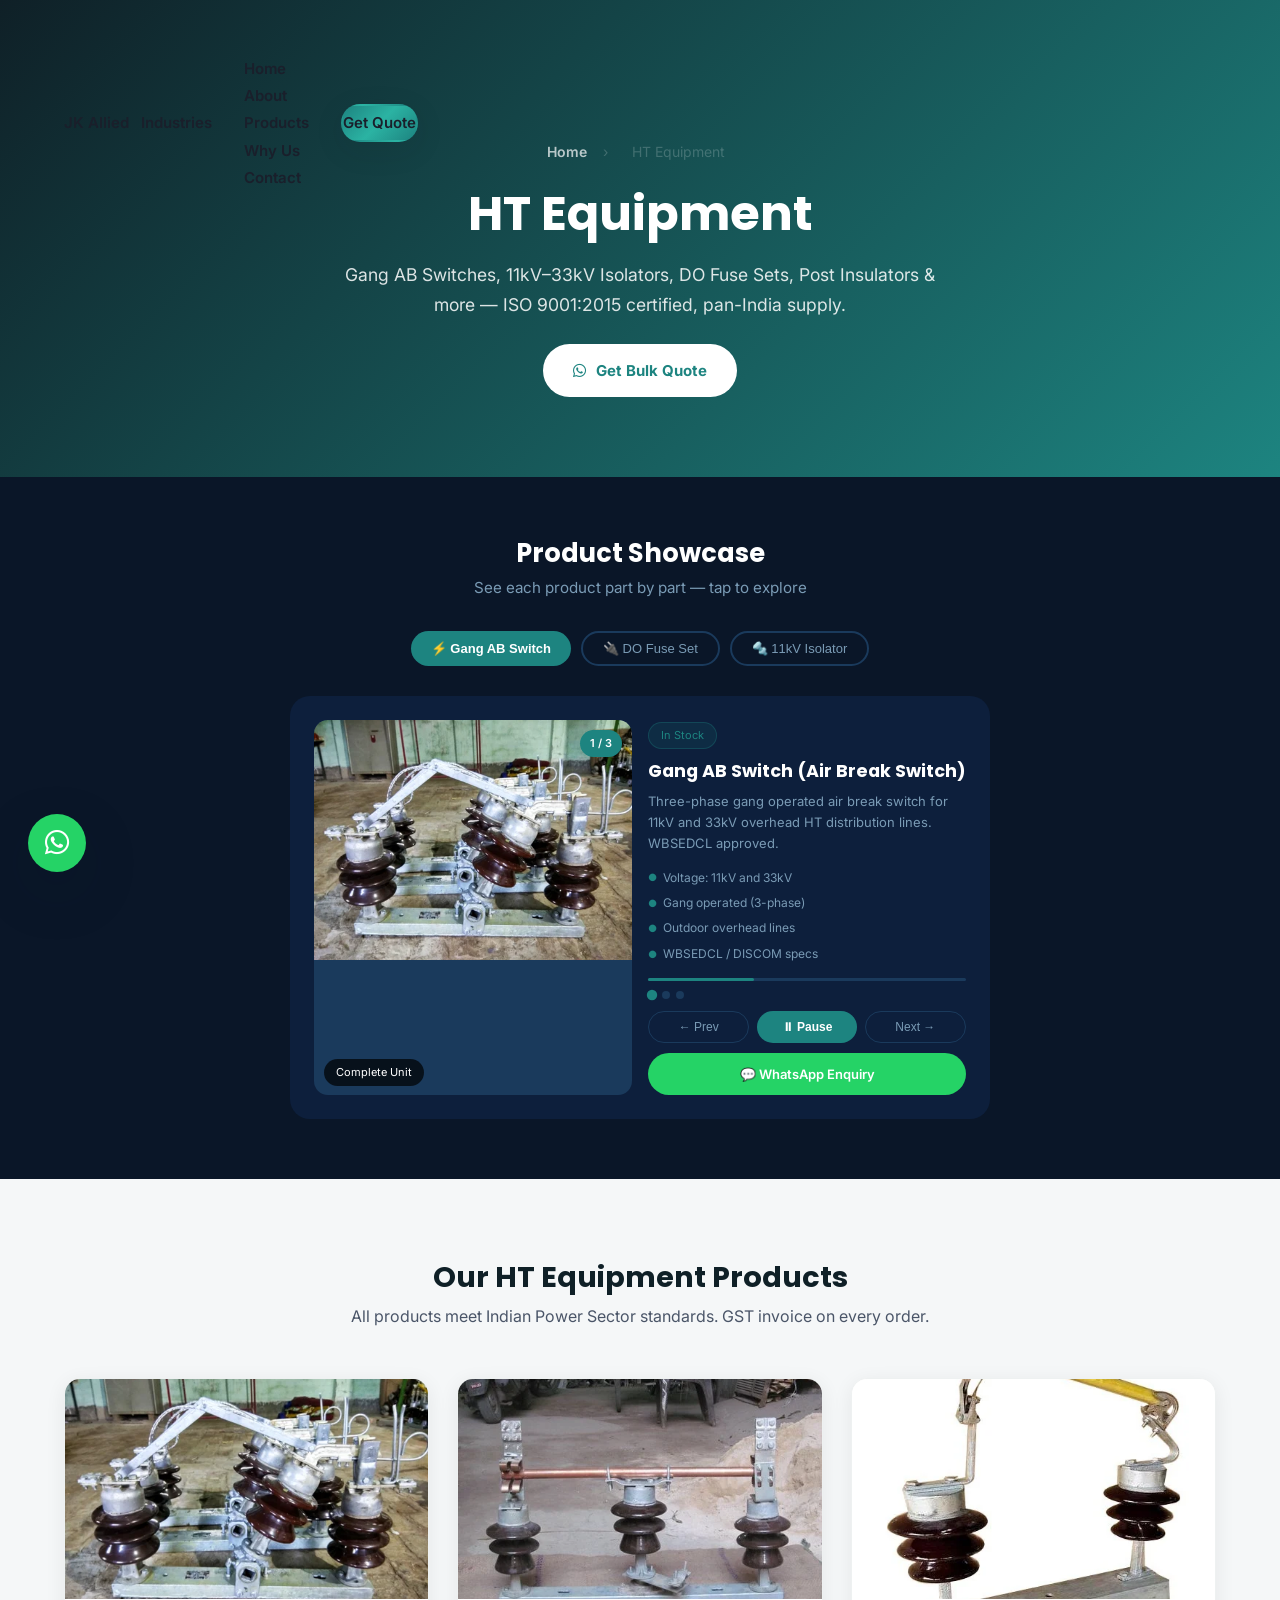
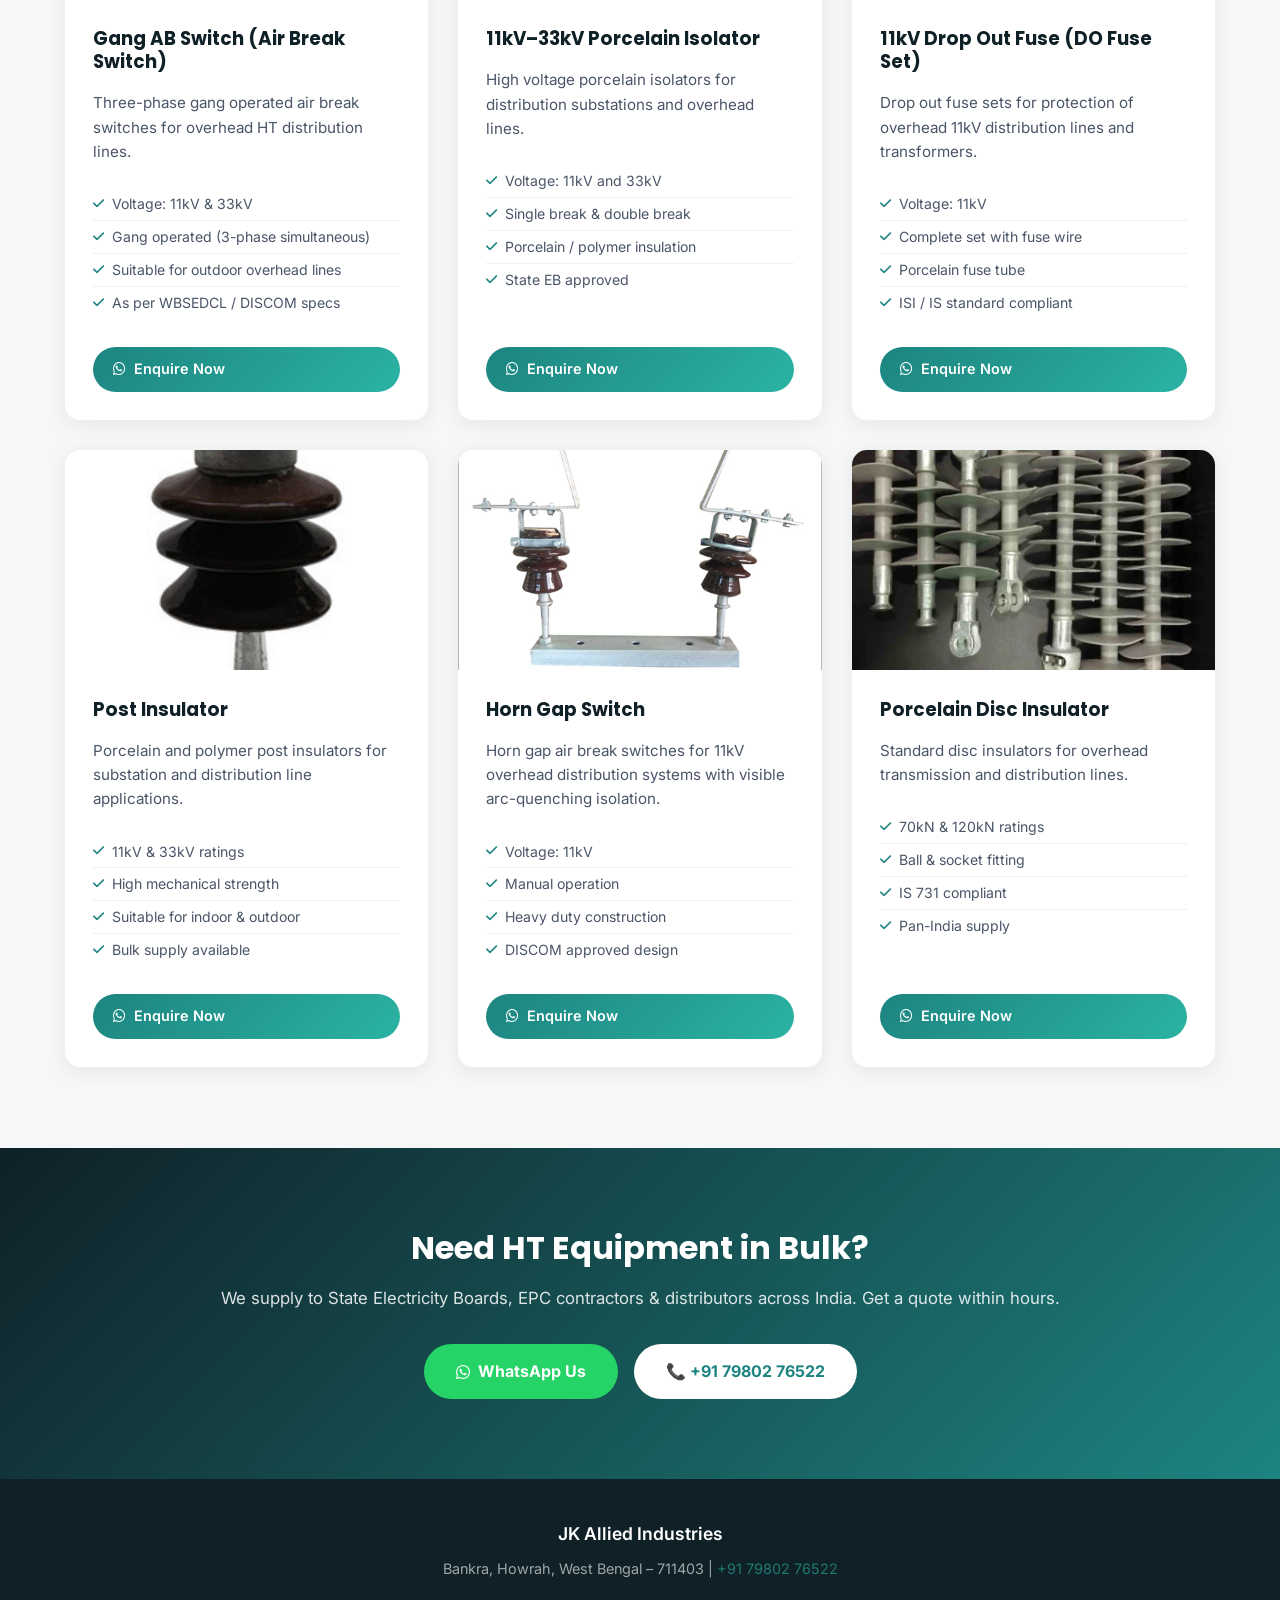
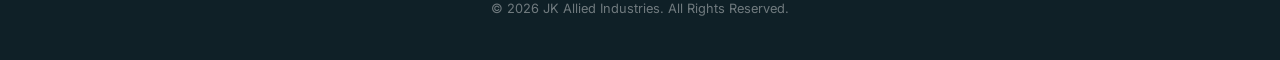
<file: products/ht-equipment.html>
<!DOCTYPE html>
<html lang="en">
<head>
  <!-- Google tag (gtag.js) -->
  <script async src="https://www.googletagmanager.com/gtag/js?id=G-BWE5R9C8J9"></script>
  <script>
    window.dataLayer = window.dataLayer || [];
    function gtag(){dataLayer.push(arguments);}
    gtag('js', new Date());
    gtag('config', 'G-BWE5R9C8J9');
  </script>
<meta charset="UTF-8">
<meta name="viewport" content="width=device-width, initial-scale=1.0">
<title>HT Equipment – Gang AB Switch, 11kV 33kV Isolator, DO Fuse | JK Allied Industries</title>
<meta name="description" content="Buy Gang AB Switches, 11kV–33kV Isolators, Drop Out Fuse Sets, Post Insulators from JK Allied Industries – ISO 9001:2015 certified manufacturer in Bankra, Howrah. Pan-India supply.">
<meta name="keywords" content="Gang AB switch manufacturer Howrah, 11kV isolator West Bengal, 33kV air break switch, DO fuse set manufacturer, drop out fuse 11kV, porcelain isolator supplier India, HT equipment manufacturer Bankra">
<link rel="canonical" href="https://www.jkalliedindustries.com/products/ht-equipment.html">
<meta property="og:title" content="HT Equipment – Gang AB Switch, Isolator, DO Fuse | JK Allied Industries">
<meta property="og:description" content="ISO certified manufacturer of 11kV–33kV HT Equipment. Gang AB Switches, Isolators, DO Fuse Sets. Pan-India supply from Bankra, Howrah.">
<meta property="og:type" content="website">
<meta property="og:url" content="https://www.jkalliedindustries.com/products/ht-equipment.html">
<meta property="og:image" content="https://www.jkalliedindustries.com/images/gang-ab-switch.jpg">
<meta name="twitter:card" content="summary_large_image">
<meta name="twitter:title" content="HT Equipment – Gang AB Switch, Isolator, DO Fuse | JK Allied Industries">
<meta name="twitter:description" content="ISO certified manufacturer of 11kV–33kV HT Equipment. Gang AB Switches, Isolators, DO Fuse Sets. Pan-India supply from Bankra, Howrah.">
<meta name="twitter:image" content="https://www.jkalliedindustries.com/images/gang-ab-switch.jpg">
<link rel="icon" type="image/png" href="../logo.png">
<link rel="preconnect" href="https://fonts.googleapis.com">
<link rel="preconnect" href="https://fonts.gstatic.com" crossorigin>
<link href="https://fonts.googleapis.com/css2?family=Poppins:wght@400;500;600;700;800&family=Inter:wght@400;500;600&display=swap" rel="stylesheet">
<link rel="stylesheet" href="https://cdnjs.cloudflare.com/ajax/libs/font-awesome/6.5.1/css/all.min.css">
<link rel="stylesheet" href="../style.css">
<link rel="stylesheet" href="../extra.css">
<!-- ✅ PRODUCT SCHEMA - Fixes Google Search Console Product Snippet errors -->
<script type="application/ld+json">
{
  "@context": "https://schema.org",
  "@type": "ItemList",
  "name": "HT Equipment – JK Allied Industries",
  "url": "https://www.jkalliedindustries.com/products/ht-equipment.html",
  "itemListElement": [
    {
      "@type": "ListItem", "position": 1,
      "item": {
        "@type": "Product",
        "name": "Gang AB Switch (Air Break Switch)",
        "description": "11kV and 33kV Gang Air Break Switches for overhead transmission lines. ISO 9001:2015 certified. Pan-India supply.",
        "brand": { "@type": "Brand", "name": "JK Allied Industries" },
        "manufacturer": { "@type": "Organization", "name": "JK Allied Industries" },
        "url": "https://www.jkalliedindustries.com/products/ht-equipment.html",
        "offers": { "@type": "Offer", "priceCurrency": "INR", "price": "1", "priceSpecification": { "@type": "PriceSpecification", "priceCurrency": "INR", "minPrice": "1" }, "availability": "https://schema.org/InStock", "seller": { "@type": "Organization", "name": "JK Allied Industries" } }
      }
    },
    {
      "@type": "ListItem", "position": 2,
      "item": {
        "@type": "Product",
        "name": "11kV–33kV Porcelain Isolator",
        "description": "High voltage porcelain isolators for distribution substations. 11kV and 33kV ratings. ISO certified.",
        "brand": { "@type": "Brand", "name": "JK Allied Industries" },
        "manufacturer": { "@type": "Organization", "name": "JK Allied Industries" },
        "url": "https://www.jkalliedindustries.com/products/ht-equipment.html",
        "offers": { "@type": "Offer", "priceCurrency": "INR", "price": "1", "availability": "https://schema.org/InStock", "seller": { "@type": "Organization", "name": "JK Allied Industries" } }
      }
    },
    {
      "@type": "ListItem", "position": 3,
      "item": {
        "@type": "Product",
        "name": "11kV Drop Out Fuse (DO Fuse Set)",
        "description": "11kV Drop Out Fuse Sets for overhead distribution lines. WBSEDCL approved. Pan-India supply.",
        "brand": { "@type": "Brand", "name": "JK Allied Industries" },
        "manufacturer": { "@type": "Organization", "name": "JK Allied Industries" },
        "url": "https://www.jkalliedindustries.com/products/ht-equipment.html",
        "offers": { "@type": "Offer", "priceCurrency": "INR", "price": "1", "availability": "https://schema.org/InStock", "seller": { "@type": "Organization", "name": "JK Allied Industries" } }
      }
    },
    {
      "@type": "ListItem", "position": 4,
      "item": {
        "@type": "Product",
        "name": "Post Insulator",
        "description": "High-quality post insulators for HT transmission and distribution lines.",
        "brand": { "@type": "Brand", "name": "JK Allied Industries" },
        "manufacturer": { "@type": "Organization", "name": "JK Allied Industries" },
        "url": "https://www.jkalliedindustries.com/products/ht-equipment.html",
        "offers": { "@type": "Offer", "priceCurrency": "INR", "price": "1", "availability": "https://schema.org/InStock", "seller": { "@type": "Organization", "name": "JK Allied Industries" } }
      }
    },
    {
      "@type": "ListItem", "position": 5,
      "item": {
        "@type": "Product",
        "name": "Horn Gap Switch",
        "description": "Horn gap air break switches for overhead HT distribution lines, providing visible arc-quenching isolation.",
        "brand": { "@type": "Brand", "name": "JK Allied Industries" },
        "manufacturer": { "@type": "Organization", "name": "JK Allied Industries" },
        "url": "https://www.jkalliedindustries.com/products/ht-equipment.html",
        "offers": { "@type": "Offer", "priceCurrency": "INR", "price": "1", "availability": "https://schema.org/InStock", "seller": { "@type": "Organization", "name": "JK Allied Industries" } }
      }
    },
    {
      "@type": "ListItem", "position": 6,
      "item": {
        "@type": "Product",
        "name": "Porcelain Disc Insulator",
        "description": "Porcelain disc insulators for overhead power lines and substations.",
        "brand": { "@type": "Brand", "name": "JK Allied Industries" },
        "manufacturer": { "@type": "Organization", "name": "JK Allied Industries" },
        "url": "https://www.jkalliedindustries.com/products/ht-equipment.html",
        "offers": { "@type": "Offer", "priceCurrency": "INR", "price": "1", "availability": "https://schema.org/InStock", "seller": { "@type": "Organization", "name": "JK Allied Industries" } }
      }
    }
  ]
}
</script>
<style>
.page-hero{background:linear-gradient(135deg,#0F2027 0%,#1D8480 100%);padding:140px 0 80px;text-align:center;color:#fff;}
.page-hero h1{font-size:clamp(2rem,5vw,3rem);margin-bottom:16px;}
.page-hero p{font-size:1.1rem;opacity:.85;max-width:600px;margin:0 auto 24px;}
.breadcrumb{display:flex;justify-content:center;gap:8px;font-size:14px;opacity:.7;margin-bottom:20px;}
.breadcrumb a{color:#fff;text-decoration:none;}
.breadcrumb span{opacity:.5;}
.products-section{padding:80px 0;background:#f5f7f8;}
.products-grid{display:grid;grid-template-columns:repeat(auto-fill,minmax(300px,1fr));gap:28px;margin-top:48px;}
.product-card{background:#fff;border-radius:16px;overflow:hidden;box-shadow:0 4px 20px rgba(0,0,0,.07);transition:all .3s ease;}
.product-card:hover{transform:translateY(-6px);box-shadow:0 12px 40px rgba(29,132,128,.18);}
.product-icon{background:linear-gradient(135deg,#1D8480,#2BB3A3);padding:40px;text-align:center;font-size:48px;color:#fff;}
.product-img{width:100%;height:220px;object-fit:cover;display:block;}
.product-body{padding:28px;}
.product-body h3{font-size:1.15rem;color:#0F2027;margin-bottom:10px;}
.product-body p{color:#4a5568;font-size:.95rem;line-height:1.6;margin-bottom:16px;}
.product-specs{list-style:none;padding:0;margin-bottom:20px;}
.product-specs li{font-size:.88rem;color:#4a5568;padding:4px 0;border-bottom:1px solid #f0f0f0;display:flex;align-items:center;gap:8px;}
.product-specs li:last-child{border:none;}
.product-specs li i{color:#1D8480;font-size:.8rem;}
.enquire-btn{display:inline-flex;align-items:center;gap:8px;background:linear-gradient(135deg,#1D8480,#2BB3A3);color:#fff;padding:10px 20px;border-radius:50px;font-size:.9rem;font-weight:600;text-decoration:none;transition:all .3s;}
.enquire-btn:hover{transform:translateY(-2px);box-shadow:0 8px 20px rgba(29,132,128,.3);}
.cta-section{background:linear-gradient(135deg,#0F2027,#1D8480);padding:80px 0;text-align:center;color:#fff;}
.cta-section h2{font-size:2rem;margin-bottom:16px;}
.cta-section p{opacity:.85;margin-bottom:32px;font-size:1.05rem;}
.cta-btns{display:flex;gap:16px;justify-content:center;flex-wrap:wrap;}
.btn-white{background:#fff;color:#1D8480;padding:14px 32px;border-radius:50px;font-weight:700;text-decoration:none;transition:all .3s;}
.btn-white:hover{transform:translateY(-3px);box-shadow:0 10px 30px rgba(0,0,0,.2);}
.btn-wa{background:#25D366;color:#fff;padding:14px 32px;border-radius:50px;font-weight:700;text-decoration:none;display:inline-flex;align-items:center;gap:8px;transition:all .3s;}
.btn-wa:hover{transform:translateY(-3px);}
</style>
</head>
<body>

<!-- Header -->
<header class="header" id="header">
  <div class="container">
    <nav class="nav">
      <a href="../index.html" class="logo"><span>JK Allied</span> Industries</a>
      <ul class="nav-links">
        <li><a href="../index.html">Home</a></li>
        <li><a href="../index.html#about">About</a></li>
        <li><a href="../index.html#categories">Products</a></li>
        <li><a href="../index.html#why-us">Why Us</a></li>
        <li><a href="../index.html#contact">Contact</a></li>
      </ul>
      <a href="../index.html#contact" class="btn btn-primary">Get Quote</a>
      <button class="hamburger" id="hamburger"><i class="fa-solid fa-bars"></i></button>
    </nav>
  </div>
</header>

<!-- Page Hero -->
<section class="page-hero">
  <div class="container">
    <div class="breadcrumb">
      <a href="../index.html">Home</a>
      <span>›</span>
      <span>HT Equipment</span>
    </div>
    <h1>HT Equipment</h1>
    <p>Gang AB Switches, 11kV–33kV Isolators, DO Fuse Sets, Post Insulators & more — ISO 9001:2015 certified, pan-India supply.</p>
    <a href="https://wa.me/917980276522" class="btn btn-white" style="background:#fff;color:#1D8480;font-weight:700;border-radius:50px;padding:12px 28px;text-decoration:none;">
      <i class="fa-brands fa-whatsapp"></i> Get Bulk Quote
    </a>
  </div>
</section>

<!-- ✅ ANIMATED PRODUCT SHOWCASE -->
<section style="background:#0a1628;padding:60px 0;">
  <div class="container">
    <h2 style="text-align:center;color:#fff;font-size:1.6rem;margin-bottom:6px;">Product Showcase</h2>
    <p style="text-align:center;color:#7a9bb5;font-size:0.95rem;margin-bottom:30px;">See each product part by part — tap to explore</p>

    <!-- Showcase Tabs -->
    <div style="display:flex;gap:10px;justify-content:center;flex-wrap:wrap;margin-bottom:30px;">
      <button onclick="loadShowcase('ab')" id="tab-ab" style="padding:8px 20px;border-radius:50px;border:none;background:#1D8480;color:#fff;font-size:13px;cursor:pointer;font-weight:600;">⚡ Gang AB Switch</button>
      <button onclick="loadShowcase('fuse')" id="tab-fuse" style="padding:8px 20px;border-radius:50px;border:2px solid #1a3a5c;background:transparent;color:#7a9bb5;font-size:13px;cursor:pointer;">🔌 DO Fuse Set</button>
      <button onclick="loadShowcase('iso')" id="tab-iso" style="padding:8px 20px;border-radius:50px;border:2px solid #1a3a5c;background:transparent;color:#7a9bb5;font-size:13px;cursor:pointer;">🔩 11kV Isolator</button>
    </div>

    <!-- Stage -->
    <div style="background:#0d1f3c;border-radius:20px;padding:24px;max-width:700px;margin:0 auto;">
      <div style="display:flex;gap:16px;align-items:stretch;flex-wrap:wrap;">

        <!-- Image Panel -->
        <div style="flex:1;min-width:240px;border-radius:14px;overflow:hidden;background:#1a3a5c;position:relative;min-height:240px;">
          <img id="sc-img" src="../images/gang-ab-switch.jpg" alt="Product" style="width:100%;height:240px;object-fit:cover;display:block;transition:opacity 0.5s ease;"/>
          <div id="sc-part-badge" style="position:absolute;bottom:10px;left:10px;background:rgba(0,0,0,0.7);color:#fff;font-size:11px;padding:4px 12px;border-radius:20px;backdrop-filter:blur(4px);">Complete Unit</div>
          <div id="sc-num" style="position:absolute;top:10px;right:10px;background:#1D8480;color:#fff;font-size:11px;padding:4px 10px;border-radius:20px;font-weight:600;">1 / 3</div>
        </div>

        <!-- Info Panel -->
        <div style="flex:1;min-width:200px;display:flex;flex-direction:column;justify-content:space-between;">
          <div>
            <div id="sc-tag" style="display:inline-block;background:#1D848020;color:#1D8480;font-size:11px;padding:3px 12px;border-radius:20px;margin-bottom:10px;border:1px solid #1D848050;">In Stock</div>
            <h3 id="sc-title" style="color:#fff;font-size:1.1rem;margin-bottom:8px;line-height:1.4;">Gang AB Switch (Air Break Switch)</h3>
            <p id="sc-desc" style="color:#7a9bb5;font-size:13px;line-height:1.6;margin-bottom:14px;">Three-phase gang operated air break switch for 11kV and 33kV overhead HT distribution lines. WBSEDCL approved.</p>
            <div id="sc-specs" style="display:flex;flex-direction:column;gap:5px;"></div>
          </div>
          <div>
            <!-- Progress -->
            <div style="background:#1a3a5c;border-radius:3px;height:3px;margin:14px 0 10px;">
              <div id="sc-progress" style="height:100%;background:#1D8480;border-radius:3px;width:33%;transition:width 0.4s ease;"></div>
            </div>
            <!-- Dots -->
            <div id="sc-dots" style="display:flex;gap:6px;margin-bottom:12px;"></div>
            <!-- Controls -->
            <div style="display:flex;gap:8px;">
              <button onclick="scPrev()" style="flex:1;padding:8px;border-radius:50px;border:1px solid #1a3a5c;background:transparent;color:#7a9bb5;font-size:12px;cursor:pointer;">← Prev</button>
              <button id="sc-play" onclick="scToggle()" style="flex:1;padding:8px;border-radius:50px;border:none;background:#1D8480;color:#fff;font-size:12px;cursor:pointer;font-weight:600;">⏸ Pause</button>
              <button onclick="scNext()" style="flex:1;padding:8px;border-radius:50px;border:1px solid #1a3a5c;background:transparent;color:#7a9bb5;font-size:12px;cursor:pointer;">Next →</button>
            </div>
            <a href="https://wa.me/917980276522?text=Hi, I need a quote for this product" style="display:block;margin-top:10px;text-align:center;background:#25D366;color:#fff;padding:10px;border-radius:50px;font-size:13px;font-weight:600;text-decoration:none;">💬 WhatsApp Enquiry</a>
          </div>
        </div>
      </div>
    </div>
  </div>
</section>

<script>
const showcases = {
  ab: {
    parts: [
      { img: '../images/gang-ab-switch.jpg', part: 'Complete Unit', title: 'Gang AB Switch (Air Break Switch)', desc: 'Three-phase gang operated air break switch for 11kV and 33kV overhead HT distribution lines. WBSEDCL approved.', specs: ['Voltage: 11kV and 33kV', 'Gang operated (3-phase)', 'Outdoor overhead lines', 'WBSEDCL / DISCOM specs'] },
      { img: '../images/gang-ab-switch-2.jpg', part: 'Assembled View', title: 'Gang AB Switch — Assembled', desc: 'Full assembly showing porcelain insulators, copper connectors, GI frame, and operating mechanism ready for installation.', specs: ['Porcelain insulators', 'Copper bus bar', 'GI galvanized frame', 'Pan-India supply'] },
      { img: '../images/overhead-line.jpg', part: 'Installed on Line', title: 'Installation on Overhead Line', desc: 'Gang AB Switch installed on 11kV overhead distribution line with disc insulators and strain hardware fittings.', specs: ['Pole-top mounting', 'Complete hardware included', 'Weather-proof design', 'ISO 9001:2015 certified'] }
    ]
  },
  fuse: {
    parts: [
      { img: '../images/do-fuse-set.jpg', part: 'Complete DO Fuse Set', title: '11kV Drop Out Fuse (DO Fuse Set)', desc: 'Complete 11kV Drop Out Fuse Set with polymer insulators, fuse carrier, and mounting hardware. WBSEDCL approved.', specs: ['Voltage: 11kV', 'Polymer / Porcelain insulator', 'Complete set with fuse wire', 'ISI / DISCOM compliant'] },
      { img: '../images/do-fuse-set-2.jpg', part: 'Fuse Carrier Detail', title: 'DO Fuse — Fuse Carrier & Barrel', desc: 'Fuse barrel and carrier assembly ensures reliable overcurrent protection. Easy replacement in the field.', specs: ['Drop-out mechanism', 'Fuse barrel included', 'Field replaceable', 'Bulk orders available'] },
      { img: '../images/11kv-isolator.jpg', part: 'With Isolator', title: 'DO Fuse with Isolator Assembly', desc: 'Complete protection assembly with DO Fuse and Isolator for substation and overhead line protection.', specs: ['Combined protection', 'Substation application', 'Pan-India supply', 'GST invoice provided'] }
    ]
  },
  iso: {
    parts: [
      { img: '../images/11kv-isolator.jpg', part: 'Complete Isolator', title: '11kV–33kV Porcelain Isolator', desc: 'Single and double break porcelain isolators for 11kV and 33kV distribution substations. State EB approved.', specs: ['Voltage: 11kV and 33kV', 'Single and double break', 'State EB / DISCOM approved', 'ISO 9001:2015 certified'] },
      { img: '../images/post-insulator.jpg', part: 'Post Insulator', title: 'Post Insulator (HT / LT)', desc: 'High dielectric strength porcelain post insulators for overhead power lines and substation bus bars.', specs: ['High dielectric strength', 'Weather resistant glaze', 'HT and LT application', 'IS standard compliant'] },
      { img: '../images/disc-insulator.jpg', part: 'Disc Insulator', title: 'Porcelain Disc Insulator', desc: 'String disc insulators for high voltage overhead transmission and distribution lines. Bulk supply available.', specs: ['For HV overhead lines', 'String assembly', 'Bulk supply available', 'Pan-India delivery'] }
    ]
  }
};

let scCurrent = 0;
let scActive = 'ab';
let scPlaying = true;
let scTimer = null;

function loadShowcase(type) {
  scActive = type;
  scCurrent = 0;
  ['ab','fuse','iso'].forEach(t => {
    const btn = document.getElementById('tab-'+t);
    if(btn) { btn.style.background = t===type ? '#1D8480' : 'transparent'; btn.style.color = t===type ? '#fff' : '#7a9bb5'; btn.style.border = t===type ? 'none' : '2px solid #1a3a5c'; }
  });
  scShow();
  if(scPlaying) scStart();
}

function scShow() {
  const data = showcases[scActive];
  const p = data.parts[scCurrent];
  const img = document.getElementById('sc-img');
  img.style.opacity = '0';
  setTimeout(() => {
    img.src = p.img;
    img.onload = () => { img.style.opacity = '1'; };
    img.style.opacity = '1';
  }, 300);
  document.getElementById('sc-part-badge').textContent = p.part;
  document.getElementById('sc-num').textContent = (scCurrent+1) + ' / ' + data.parts.length;
  document.getElementById('sc-title').textContent = p.title;
  document.getElementById('sc-desc').textContent = p.desc;
  document.getElementById('sc-progress').style.width = ((scCurrent+1)/data.parts.length*100)+'%';
  const specsEl = document.getElementById('sc-specs');
  specsEl.innerHTML = p.specs.map(s => `<div style="display:flex;align-items:center;gap:6px;font-size:12px;color:#7a9bb5;"><span style="color:#1D8480;font-size:10px;">●</span>${s}</div>`).join('');
  const dots = document.getElementById('sc-dots');
  dots.innerHTML = data.parts.map((_,i) => `<div onclick="scGo(${i})" style="width:8px;height:8px;border-radius:50%;background:${i===scCurrent?'#1D8480':'#1a3a5c'};cursor:pointer;transition:all 0.3s;transform:scale(${i===scCurrent?1.3:1});"></div>`).join('');
}

function scGo(i) { scCurrent = i; scShow(); }
function scNext() { scCurrent = (scCurrent+1) % showcases[scActive].parts.length; scShow(); }
function scPrev() { scCurrent = (scCurrent-1+showcases[scActive].parts.length) % showcases[scActive].parts.length; scShow(); }
function scToggle() { scPlaying = !scPlaying; document.getElementById('sc-play').textContent = scPlaying ? '⏸ Pause' : '▶ Play'; scPlaying ? scStart() : clearInterval(scTimer); }
function scStart() { clearInterval(scTimer); scTimer = setInterval(scNext, 3000); }

loadShowcase('ab');
</script>

<!-- Products -->
<section class="products-section">
  <div class="container">
    <h2 style="text-align:center;font-size:1.8rem;color:#0F2027;">Our HT Equipment Products</h2>
    <p style="text-align:center;color:#4a5568;margin-top:8px;">All products meet Indian Power Sector standards. GST invoice on every order.</p>
    <div class="products-grid">

      <div class="product-card">
        <img class="product-img" src="../images/gang-ab-switch.jpg" alt="Gang AB Switch Air Break Switch" loading="lazy">
        <div class="product-body">
          <h3>Gang AB Switch (Air Break Switch)</h3>
          <p>Three-phase gang operated air break switches for overhead HT distribution lines.</p>
          <ul class="product-specs">
            <li><i class="fa-solid fa-check"></i> Voltage: 11kV & 33kV</li>
            <li><i class="fa-solid fa-check"></i> Gang operated (3-phase simultaneous)</li>
            <li><i class="fa-solid fa-check"></i> Suitable for outdoor overhead lines</li>
            <li><i class="fa-solid fa-check"></i> As per WBSEDCL / DISCOM specs</li>
          </ul>
          <a href="https://wa.me/917980276522?text=Hi, I need a quote for Gang AB Switch" class="enquire-btn"><i class="fa-brands fa-whatsapp"></i> Enquire Now</a>
        </div>
      </div>

      <div class="product-card">
        <img class="product-img" src="../images/11kv-isolator.jpg" alt="11kV 33kV Porcelain Isolator" loading="lazy">
        <div class="product-body">
          <h3>11kV–33kV Porcelain Isolator</h3>
          <p>High voltage porcelain isolators for distribution substations and overhead lines.</p>
          <ul class="product-specs">
            <li><i class="fa-solid fa-check"></i> Voltage: 11kV and 33kV</li>
            <li><i class="fa-solid fa-check"></i> Single break & double break</li>
            <li><i class="fa-solid fa-check"></i> Porcelain / polymer insulation</li>
            <li><i class="fa-solid fa-check"></i> State EB approved</li>
          </ul>
          <a href="https://wa.me/917980276522?text=Hi, I need a quote for 11kV/33kV Isolator" class="enquire-btn"><i class="fa-brands fa-whatsapp"></i> Enquire Now</a>
        </div>
      </div>

      <div class="product-card">
        <img class="product-img" src="../images/do-fuse-set.jpg" alt="11kV Drop Out Fuse DO Fuse Set" loading="lazy">
        <div class="product-body">
          <h3>11kV Drop Out Fuse (DO Fuse Set)</h3>
          <p>Drop out fuse sets for protection of overhead 11kV distribution lines and transformers.</p>
          <ul class="product-specs">
            <li><i class="fa-solid fa-check"></i> Voltage: 11kV</li>
            <li><i class="fa-solid fa-check"></i> Complete set with fuse wire</li>
            <li><i class="fa-solid fa-check"></i> Porcelain fuse tube</li>
            <li><i class="fa-solid fa-check"></i> ISI / IS standard compliant</li>
          </ul>
          <a href="https://wa.me/917980276522?text=Hi, I need a quote for 11kV DO Fuse Set" class="enquire-btn"><i class="fa-brands fa-whatsapp"></i> Enquire Now</a>
        </div>
      </div>

      <div class="product-card">
        <img class="product-img" src="../images/post-insulator.jpg" alt="Post Insulator" loading="lazy">
        <div class="product-body">
          <h3>Post Insulator</h3>
          <p>Porcelain and polymer post insulators for substation and distribution line applications.</p>
          <ul class="product-specs">
            <li><i class="fa-solid fa-check"></i> 11kV & 33kV ratings</li>
            <li><i class="fa-solid fa-check"></i> High mechanical strength</li>
            <li><i class="fa-solid fa-check"></i> Suitable for indoor & outdoor</li>
            <li><i class="fa-solid fa-check"></i> Bulk supply available</li>
          </ul>
          <a href="https://wa.me/917980276522?text=Hi, I need a quote for Post Insulators" class="enquire-btn"><i class="fa-brands fa-whatsapp"></i> Enquire Now</a>
        </div>
      </div>

      <div class="product-card">
        <img class="product-img" src="../images/horn-gap-switch.jpg" alt="Horn Gap Switch" loading="lazy">
        <div class="product-body">
          <h3>Horn Gap Switch</h3>
          <p>Horn gap air break switches for 11kV overhead distribution systems with visible arc-quenching isolation.</p>
          <ul class="product-specs">
            <li><i class="fa-solid fa-check"></i> Voltage: 11kV</li>
            <li><i class="fa-solid fa-check"></i> Manual operation</li>
            <li><i class="fa-solid fa-check"></i> Heavy duty construction</li>
            <li><i class="fa-solid fa-check"></i> DISCOM approved design</li>
          </ul>
          <a href="https://wa.me/917980276522?text=Hi, I need a quote for Horn Gap Switch" class="enquire-btn"><i class="fa-brands fa-whatsapp"></i> Enquire Now</a>
        </div>
      </div>

      <div class="product-card">
        <img class="product-img" src="../images/disc-insulator.jpg" alt="Porcelain Disc Insulator" loading="lazy">
        <div class="product-body">
          <h3>Porcelain Disc Insulator</h3>
          <p>Standard disc insulators for overhead transmission and distribution lines.</p>
          <ul class="product-specs">
            <li><i class="fa-solid fa-check"></i> 70kN & 120kN ratings</li>
            <li><i class="fa-solid fa-check"></i> Ball & socket fitting</li>
            <li><i class="fa-solid fa-check"></i> IS 731 compliant</li>
            <li><i class="fa-solid fa-check"></i> Pan-India supply</li>
          </ul>
          <a href="https://wa.me/917980276522?text=Hi, I need a quote for Disc Insulators" class="enquire-btn"><i class="fa-brands fa-whatsapp"></i> Enquire Now</a>
        </div>
      </div>

    </div>
  </div>
</section>

<!-- CTA -->
<section class="cta-section">
  <div class="container">
    <h2>Need HT Equipment in Bulk?</h2>
    <p>We supply to State Electricity Boards, EPC contractors & distributors across India. Get a quote within hours.</p>
    <div class="cta-btns">
      <a href="https://wa.me/917980276522?text=Hi, I need bulk HT equipment quote" class="btn-wa"><i class="fa-brands fa-whatsapp"></i> WhatsApp Us</a>
      <a href="tel:+917980276522" class="btn-white">📞 +91 79802 76522</a>
    </div>
  </div>
</section>

<!-- Footer -->
<footer style="background:#0F2027;color:#fff;padding:40px 0;text-align:center;">
  <div class="container">
    <p style="margin-bottom:8px;font-weight:600;font-size:1.1rem;">JK Allied Industries</p>
    <p style="opacity:.6;font-size:.9rem;">Bankra, Howrah, West Bengal – 711403 | <a href="tel:+917980276522" style="color:#2BB3A3;">+91 79802 76522</a></p>
    <p style="opacity:.4;font-size:.8rem;margin-top:16px;">© 2026 JK Allied Industries. All Rights Reserved.</p>
  </div>
</footer>

<a href="https://wa.me/917980276522" class="whatsapp-float" target="_blank" rel="noopener" aria-label="WhatsApp"><i class="fa-brands fa-whatsapp"></i></a>
<script src="../script.js"></script>
</body>
</html>
</file>
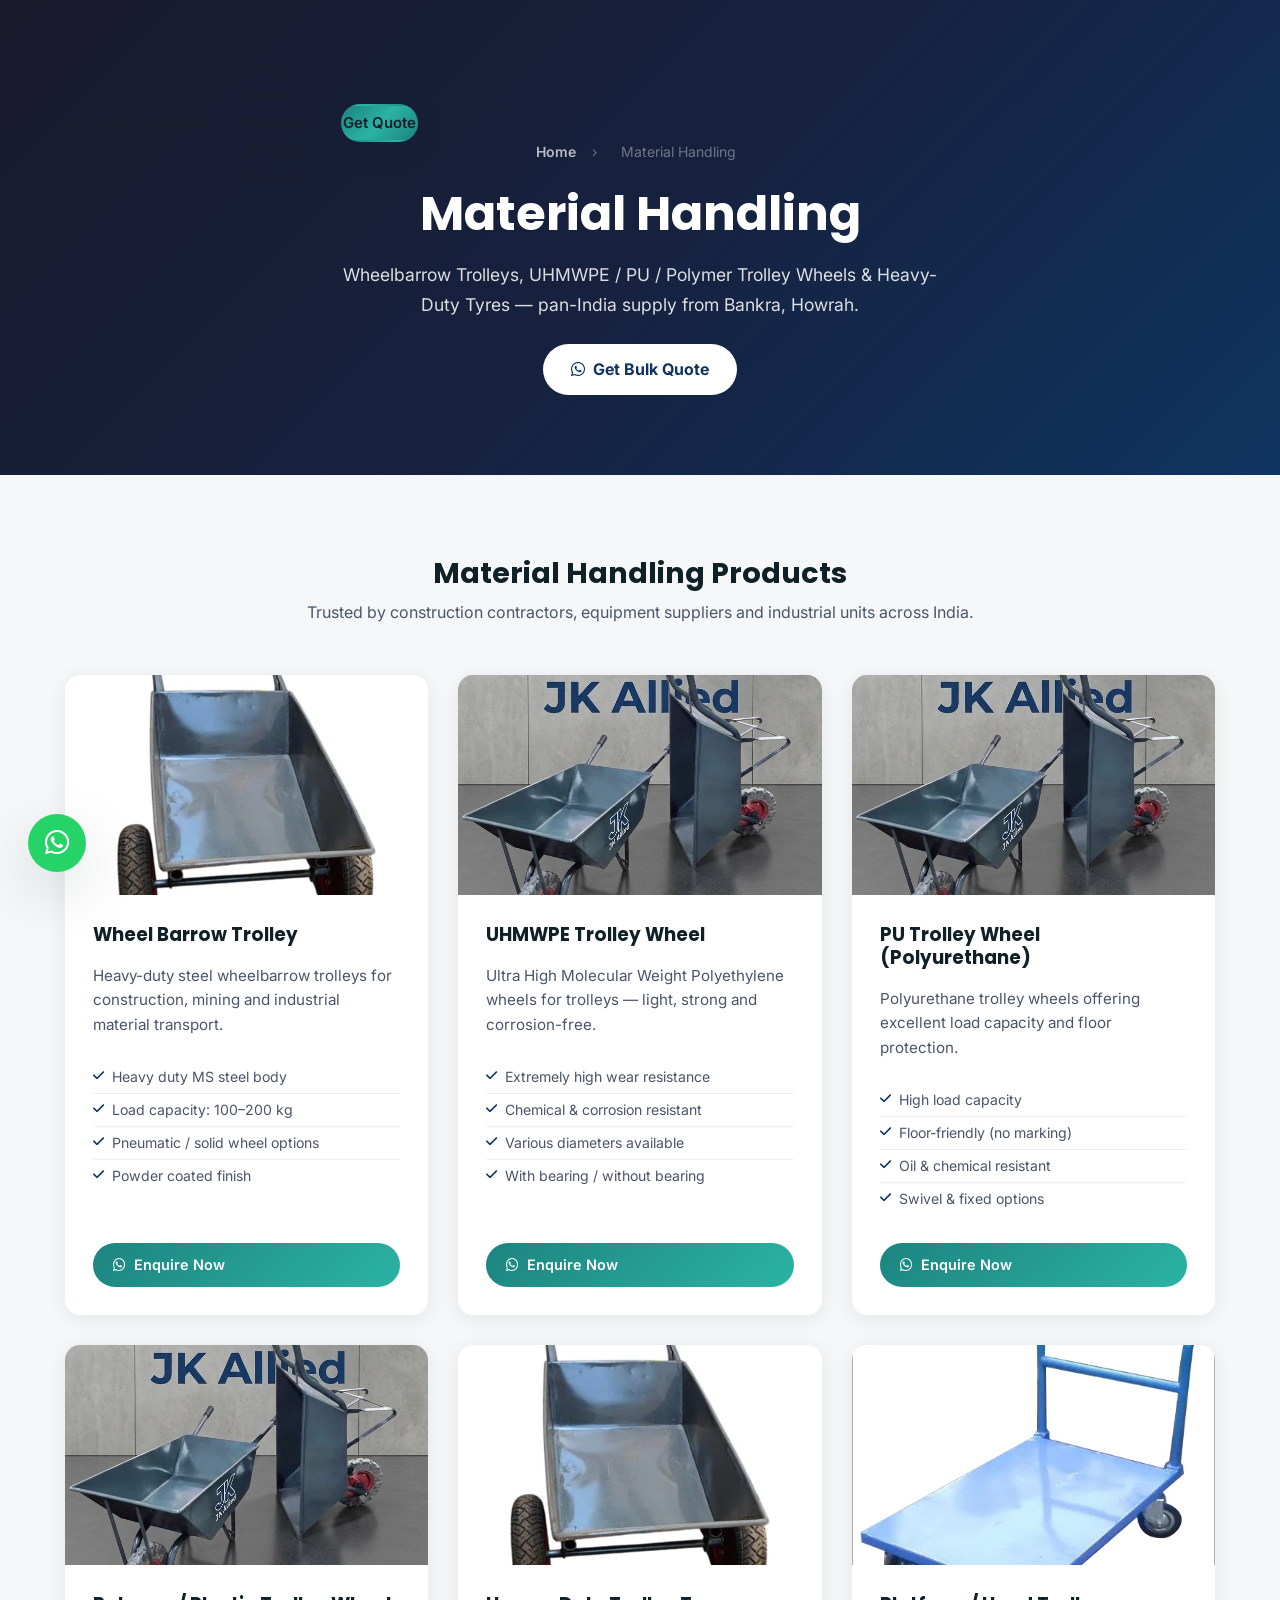
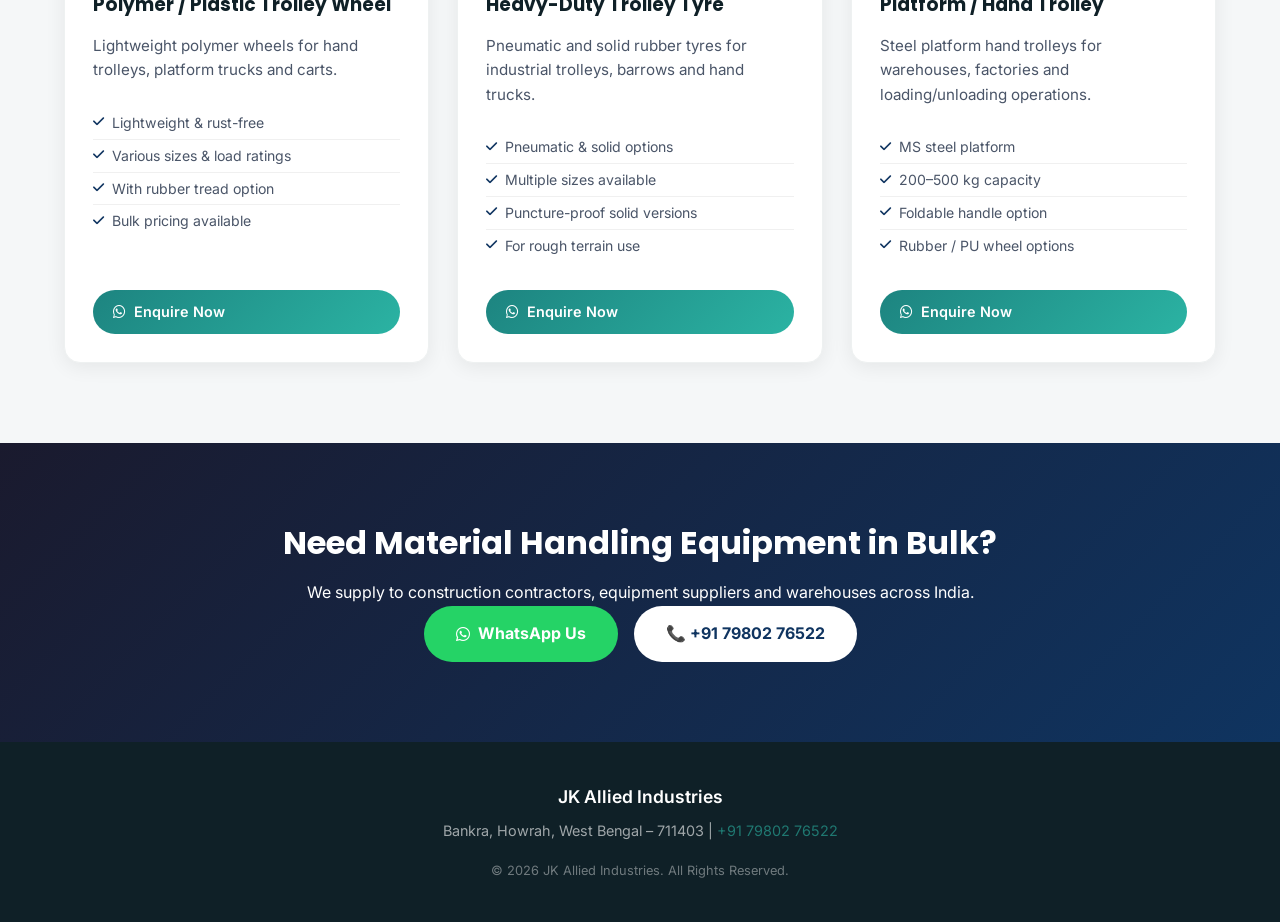
<file: products/material-handling.html>
<!DOCTYPE html>
<html lang="en">
<head>
  <!-- Google tag (gtag.js) -->
  <script async src="https://www.googletagmanager.com/gtag/js?id=G-BWE5R9C8J9"></script>
  <script>
    window.dataLayer = window.dataLayer || [];
    function gtag(){dataLayer.push(arguments);}
    gtag('js', new Date());
    gtag('config', 'G-BWE5R9C8J9');
  </script>
<meta charset="UTF-8">
<meta name="viewport" content="width=device-width, initial-scale=1.0">
<title>Material Handling – Wheelbarrow Trolleys, Polymer Wheels | JK Allied Industries Howrah</title>
<meta name="description" content="Buy Wheelbarrow Trolleys, UHMWPE/PU/Polymer Trolley Wheels, Heavy-Duty Tyres from JK Allied Industries – manufacturer in Bankra, Howrah. Pan-India supply. Call +91 79802 76522.">
<meta name="keywords" content="wheelbarrow trolley manufacturer Howrah, UHMWPE wheel supplier, PU trolley wheel West Bengal, polymer wheel manufacturer, heavy duty wheelbarrow India, construction trolley Bankra Howrah">
<link rel="canonical" href="https://www.jkalliedindustries.com/products/material-handling.html">
<meta property="og:title" content="Material Handling – Wheelbarrow Trolleys, Polymer Wheels | JK Allied Industries">
<meta property="og:description" content="Wheelbarrow Trolleys, UHMWPE/PU/Polymer Trolley Wheels, Heavy-Duty Tyres. Manufacturer, Bankra, Howrah. Pan-India supply.">
<meta property="og:type" content="website">
<meta property="og:url" content="https://www.jkalliedindustries.com/products/material-handling.html">
<meta property="og:image" content="https://www.jkalliedindustries.com/images/wheelbarrow-trolley.jpg">
<meta name="twitter:card" content="summary_large_image">
<meta name="twitter:title" content="Material Handling – Wheelbarrow Trolleys, Polymer Wheels | JK Allied Industries">
<meta name="twitter:description" content="Wheelbarrow Trolleys, UHMWPE/PU/Polymer Trolley Wheels, Heavy-Duty Tyres. Pan-India supply.">
<meta name="twitter:image" content="https://www.jkalliedindustries.com/images/wheelbarrow-trolley.jpg">
<link rel="icon" type="image/png" href="../logo.png">
<link rel="preconnect" href="https://fonts.googleapis.com">
<link rel="preconnect" href="https://fonts.gstatic.com" crossorigin>
<link href="https://fonts.googleapis.com/css2?family=Poppins:wght@400;500;600;700;800&family=Inter:wght@400;500;600&display=swap" rel="stylesheet">
<link rel="stylesheet" href="https://cdnjs.cloudflare.com/ajax/libs/font-awesome/6.5.1/css/all.min.css">
<link rel="stylesheet" href="../style.css">
<link rel="stylesheet" href="../extra.css">
<!-- ✅ PRODUCT SCHEMA - Fixes Google Search Console Product Snippet errors -->
<script type="application/ld+json">
{
  "@context": "https://schema.org",
  "@type": "ItemList",
  "name": "Material Handling Products – JK Allied Industries",
  "url": "https://www.jkalliedindustries.com/products/material-handling.html",
  "itemListElement": [
    {
      "@type": "ListItem", "position": 1,
      "item": {
        "@type": "Product",
        "name": "Wheel Barrow Trolley",
        "description": "Heavy-duty wheelbarrow trolleys for construction and industrial material handling.",
        "brand": { "@type": "Brand", "name": "JK Allied Industries" },
        "manufacturer": { "@type": "Organization", "name": "JK Allied Industries" },
        "url": "https://www.jkalliedindustries.com/products/material-handling.html",
        "offers": { "@type": "Offer", "priceCurrency": "INR", "price": "1", "availability": "https://schema.org/InStock", "seller": { "@type": "Organization", "name": "JK Allied Industries" } }
      }
    },
    {
      "@type": "ListItem", "position": 2,
      "item": {
        "@type": "Product",
        "name": "UHMWPE Trolley Wheel",
        "description": "Ultra-high-molecular-weight polyethylene trolley wheels for heavy-duty industrial trolleys.",
        "brand": { "@type": "Brand", "name": "JK Allied Industries" },
        "manufacturer": { "@type": "Organization", "name": "JK Allied Industries" },
        "url": "https://www.jkalliedindustries.com/products/material-handling.html",
        "offers": { "@type": "Offer", "priceCurrency": "INR", "price": "1", "availability": "https://schema.org/InStock", "seller": { "@type": "Organization", "name": "JK Allied Industries" } }
      }
    },
    {
      "@type": "ListItem", "position": 3,
      "item": {
        "@type": "Product",
        "name": "PU Trolley Wheel (Polyurethane)",
        "description": "Polyurethane trolley wheels offering durability and low rolling resistance.",
        "brand": { "@type": "Brand", "name": "JK Allied Industries" },
        "manufacturer": { "@type": "Organization", "name": "JK Allied Industries" },
        "url": "https://www.jkalliedindustries.com/products/material-handling.html",
        "offers": { "@type": "Offer", "priceCurrency": "INR", "price": "1", "availability": "https://schema.org/InStock", "seller": { "@type": "Organization", "name": "JK Allied Industries" } }
      }
    },
    {
      "@type": "ListItem", "position": 4,
      "item": {
        "@type": "Product",
        "name": "Polymer / Plastic Trolley Wheel",
        "description": "Lightweight polymer and plastic wheels for hand trolleys and material handling equipment.",
        "brand": { "@type": "Brand", "name": "JK Allied Industries" },
        "manufacturer": { "@type": "Organization", "name": "JK Allied Industries" },
        "url": "https://www.jkalliedindustries.com/products/material-handling.html",
        "offers": { "@type": "Offer", "priceCurrency": "INR", "price": "1", "availability": "https://schema.org/InStock", "seller": { "@type": "Organization", "name": "JK Allied Industries" } }
      }
    },
    {
      "@type": "ListItem", "position": 5,
      "item": {
        "@type": "Product",
        "name": "Heavy-Duty Trolley Tyre",
        "description": "Heavy-duty rubber tyres for industrial trolleys and wheelbarrows.",
        "brand": { "@type": "Brand", "name": "JK Allied Industries" },
        "manufacturer": { "@type": "Organization", "name": "JK Allied Industries" },
        "url": "https://www.jkalliedindustries.com/products/material-handling.html",
        "offers": { "@type": "Offer", "priceCurrency": "INR", "price": "1", "availability": "https://schema.org/InStock", "seller": { "@type": "Organization", "name": "JK Allied Industries" } }
      }
    },
    {
      "@type": "ListItem", "position": 6,
      "item": {
        "@type": "Product",
        "name": "Platform / Hand Trolley",
        "description": "Platform and hand trolleys for warehouses, factories and construction sites.",
        "brand": { "@type": "Brand", "name": "JK Allied Industries" },
        "manufacturer": { "@type": "Organization", "name": "JK Allied Industries" },
        "url": "https://www.jkalliedindustries.com/products/material-handling.html",
        "offers": { "@type": "Offer", "priceCurrency": "INR", "price": "1", "availability": "https://schema.org/InStock", "seller": { "@type": "Organization", "name": "JK Allied Industries" } }
      }
    }
  ]
}
</script>
<style>
.page-hero{background:linear-gradient(135deg,#1a1a2e 0%,#16213e 50%,#0f3460 100%);padding:140px 0 80px;text-align:center;color:#fff;}
.page-hero h1{font-size:clamp(2rem,5vw,3rem);margin-bottom:16px;}
.page-hero p{font-size:1.1rem;opacity:.85;max-width:600px;margin:0 auto 24px;}
.breadcrumb{display:flex;justify-content:center;gap:8px;font-size:14px;opacity:.7;margin-bottom:20px;}
.breadcrumb a{color:#fff;text-decoration:none;}
.products-section{padding:80px 0;background:#f5f7f8;}
.products-grid{display:grid;grid-template-columns:repeat(auto-fill,minmax(300px,1fr));gap:28px;margin-top:48px;}
.product-card{background:#fff;border-radius:16px;overflow:hidden;box-shadow:0 4px 20px rgba(0,0,0,.07);transition:all .3s ease;}
.product-card:hover{transform:translateY(-6px);box-shadow:0 12px 40px rgba(15,52,96,.2);}
.product-icon{background:linear-gradient(135deg,#0f3460,#533483);padding:40px;text-align:center;font-size:48px;color:#fff;}
.product-img{width:100%;height:220px;object-fit:cover;display:block;}
.product-body{padding:28px;}
.product-body h3{font-size:1.15rem;color:#0F2027;margin-bottom:10px;}
.product-body p{color:#4a5568;font-size:.95rem;line-height:1.6;margin-bottom:16px;}
.product-specs{list-style:none;padding:0;margin-bottom:20px;}
.product-specs li{font-size:.88rem;color:#4a5568;padding:4px 0;border-bottom:1px solid #f0f0f0;display:flex;align-items:center;gap:8px;}
.product-specs li:last-child{border:none;}
.product-specs li i{color:#0f3460;font-size:.8rem;}
.enquire-btn{display:inline-flex;align-items:center;gap:8px;background:linear-gradient(135deg,#1D8480,#2BB3A3);color:#fff;padding:10px 20px;border-radius:50px;font-size:.9rem;font-weight:600;text-decoration:none;transition:all .3s;}
.enquire-btn:hover{transform:translateY(-2px);box-shadow:0 8px 20px rgba(29,132,128,.3);}
.cta-section{background:linear-gradient(135deg,#1a1a2e,#0f3460);padding:80px 0;text-align:center;color:#fff;}
.cta-section h2{font-size:2rem;margin-bottom:16px;}
.cta-btns{display:flex;gap:16px;justify-content:center;flex-wrap:wrap;}
.btn-white{background:#fff;color:#0f3460;padding:14px 32px;border-radius:50px;font-weight:700;text-decoration:none;}
.btn-wa{background:#25D366;color:#fff;padding:14px 32px;border-radius:50px;font-weight:700;text-decoration:none;display:inline-flex;align-items:center;gap:8px;}
.btn-wa:hover,.btn-white:hover{transform:translateY(-3px);}
</style>
</head>
<body>

<header class="header" id="header">
  <div class="container">
    <nav class="nav">
      <a href="../index.html" class="logo"><span>JK Allied</span> Industries</a>
      <ul class="nav-links">
        <li><a href="../index.html">Home</a></li>
        <li><a href="../index.html#about">About</a></li>
        <li><a href="../index.html#categories">Products</a></li>
        <li><a href="../index.html#why-us">Why Us</a></li>
        <li><a href="../index.html#contact">Contact</a></li>
      </ul>
      <a href="../index.html#contact" class="btn btn-primary">Get Quote</a>
      <button class="hamburger" id="hamburger"><i class="fa-solid fa-bars"></i></button>
    </nav>
  </div>
</header>

<section class="page-hero">
  <div class="container">
    <div class="breadcrumb">
      <a href="../index.html">Home</a><span>›</span><span>Material Handling</span>
    </div>
    <h1>Material Handling</h1>
    <p>Wheelbarrow Trolleys, UHMWPE / PU / Polymer Trolley Wheels & Heavy-Duty Tyres — pan-India supply from Bankra, Howrah.</p>
    <a href="https://wa.me/917980276522" style="background:#fff;color:#0f3460;font-weight:700;border-radius:50px;padding:12px 28px;text-decoration:none;display:inline-flex;align-items:center;gap:8px;">
      <i class="fa-brands fa-whatsapp"></i> Get Bulk Quote
    </a>
  </div>
</section>

<section class="products-section">
  <div class="container">
    <h2 style="text-align:center;font-size:1.8rem;color:#0F2027;">Material Handling Products</h2>
    <p style="text-align:center;color:#4a5568;margin-top:8px;">Trusted by construction contractors, equipment suppliers and industrial units across India.</p>
    <div class="products-grid">

      <div class="product-card">
        <img class="product-img" src="../images/wheelbarrow-trolley.jpg" alt="Wheel Barrow Trolley" loading="lazy">
        <div class="product-body">
          <h3>Wheel Barrow Trolley</h3>
          <p>Heavy-duty steel wheelbarrow trolleys for construction, mining and industrial material transport.</p>
          <ul class="product-specs">
            <li><i class="fa-solid fa-check"></i> Heavy duty MS steel body</li>
            <li><i class="fa-solid fa-check"></i> Load capacity: 100–200 kg</li>
            <li><i class="fa-solid fa-check"></i> Pneumatic / solid wheel options</li>
            <li><i class="fa-solid fa-check"></i> Powder coated finish</li>
          </ul>
          <a href="https://wa.me/917980276522?text=Hi, I need a quote for Wheelbarrow Trolley" class="enquire-btn"><i class="fa-brands fa-whatsapp"></i> Enquire Now</a>
        </div>
      </div>

      <div class="product-card">
        <img class="product-img" src="../images/trolley-branded.jpg" alt="UHMWPE Trolley Wheel" loading="lazy">
        <div class="product-body">
          <h3>UHMWPE Trolley Wheel</h3>
          <p>Ultra High Molecular Weight Polyethylene wheels for trolleys — light, strong and corrosion-free.</p>
          <ul class="product-specs">
            <li><i class="fa-solid fa-check"></i> Extremely high wear resistance</li>
            <li><i class="fa-solid fa-check"></i> Chemical & corrosion resistant</li>
            <li><i class="fa-solid fa-check"></i> Various diameters available</li>
            <li><i class="fa-solid fa-check"></i> With bearing / without bearing</li>
          </ul>
          <a href="https://wa.me/917980276522?text=Hi, I need a quote for UHMWPE Trolley Wheel" class="enquire-btn"><i class="fa-brands fa-whatsapp"></i> Enquire Now</a>
        </div>
      </div>

      <div class="product-card">
        <img class="product-img" src="../images/trolley-branded.jpg" alt="PU Trolley Wheel Polyurethane" loading="lazy">
        <div class="product-body">
          <h3>PU Trolley Wheel (Polyurethane)</h3>
          <p>Polyurethane trolley wheels offering excellent load capacity and floor protection.</p>
          <ul class="product-specs">
            <li><i class="fa-solid fa-check"></i> High load capacity</li>
            <li><i class="fa-solid fa-check"></i> Floor-friendly (no marking)</li>
            <li><i class="fa-solid fa-check"></i> Oil & chemical resistant</li>
            <li><i class="fa-solid fa-check"></i> Swivel & fixed options</li>
          </ul>
          <a href="https://wa.me/917980276522?text=Hi, I need a quote for PU Trolley Wheel" class="enquire-btn"><i class="fa-brands fa-whatsapp"></i> Enquire Now</a>
        </div>
      </div>

      <div class="product-card">
        <img class="product-img" src="../images/trolley-branded.jpg" alt="Polymer Plastic Trolley Wheel" loading="lazy">
        <div class="product-body">
          <h3>Polymer / Plastic Trolley Wheel</h3>
          <p>Lightweight polymer wheels for hand trolleys, platform trucks and carts.</p>
          <ul class="product-specs">
            <li><i class="fa-solid fa-check"></i> Lightweight & rust-free</li>
            <li><i class="fa-solid fa-check"></i> Various sizes & load ratings</li>
            <li><i class="fa-solid fa-check"></i> With rubber tread option</li>
            <li><i class="fa-solid fa-check"></i> Bulk pricing available</li>
          </ul>
          <a href="https://wa.me/917980276522?text=Hi, I need a quote for Polymer Trolley Wheel" class="enquire-btn"><i class="fa-brands fa-whatsapp"></i> Enquire Now</a>
        </div>
      </div>

      <div class="product-card">
        <img class="product-img" src="../images/wheelbarrow-trolley.jpg" alt="Heavy Duty Trolley Tyre" loading="lazy">
        <div class="product-body">
          <h3>Heavy-Duty Trolley Tyre</h3>
          <p>Pneumatic and solid rubber tyres for industrial trolleys, barrows and hand trucks.</p>
          <ul class="product-specs">
            <li><i class="fa-solid fa-check"></i> Pneumatic & solid options</li>
            <li><i class="fa-solid fa-check"></i> Multiple sizes available</li>
            <li><i class="fa-solid fa-check"></i> Puncture-proof solid versions</li>
            <li><i class="fa-solid fa-check"></i> For rough terrain use</li>
          </ul>
          <a href="https://wa.me/917980276522?text=Hi, I need a quote for Heavy Duty Trolley Tyre" class="enquire-btn"><i class="fa-brands fa-whatsapp"></i> Enquire Now</a>
        </div>
      </div>

      <div class="product-card">
        <img class="product-img" src="../images/platform-trolley.jpg" alt="Platform Hand Trolley" loading="lazy">
        <div class="product-body">
          <h3>Platform / Hand Trolley</h3>
          <p>Steel platform hand trolleys for warehouses, factories and loading/unloading operations.</p>
          <ul class="product-specs">
            <li><i class="fa-solid fa-check"></i> MS steel platform</li>
            <li><i class="fa-solid fa-check"></i> 200–500 kg capacity</li>
            <li><i class="fa-solid fa-check"></i> Foldable handle option</li>
            <li><i class="fa-solid fa-check"></i> Rubber / PU wheel options</li>
          </ul>
          <a href="https://wa.me/917980276522?text=Hi, I need a quote for Platform Hand Trolley" class="enquire-btn"><i class="fa-brands fa-whatsapp"></i> Enquire Now</a>
        </div>
      </div>

    </div>
  </div>
</section>

<section class="cta-section">
  <div class="container">
    <h2>Need Material Handling Equipment in Bulk?</h2>
    <p>We supply to construction contractors, equipment suppliers and warehouses across India.</p>
    <div class="cta-btns">
      <a href="https://wa.me/917980276522?text=Hi, I need bulk material handling equipment quote" class="btn-wa"><i class="fa-brands fa-whatsapp"></i> WhatsApp Us</a>
      <a href="tel:+917980276522" class="btn-white">📞 +91 79802 76522</a>
    </div>
  </div>
</section>

<footer style="background:#0F2027;color:#fff;padding:40px 0;text-align:center;">
  <div class="container">
    <p style="margin-bottom:8px;font-weight:600;font-size:1.1rem;">JK Allied Industries</p>
    <p style="opacity:.6;font-size:.9rem;">Bankra, Howrah, West Bengal – 711403 | <a href="tel:+917980276522" style="color:#2BB3A3;">+91 79802 76522</a></p>
    <p style="opacity:.4;font-size:.8rem;margin-top:16px;">© 2026 JK Allied Industries. All Rights Reserved.</p>
  </div>
</footer>

<a href="https://wa.me/917980276522" class="whatsapp-float" target="_blank" rel="noopener" aria-label="WhatsApp"><i class="fa-brands fa-whatsapp"></i></a>
<script src="../script.js"></script>
</body>
</html>
</file>
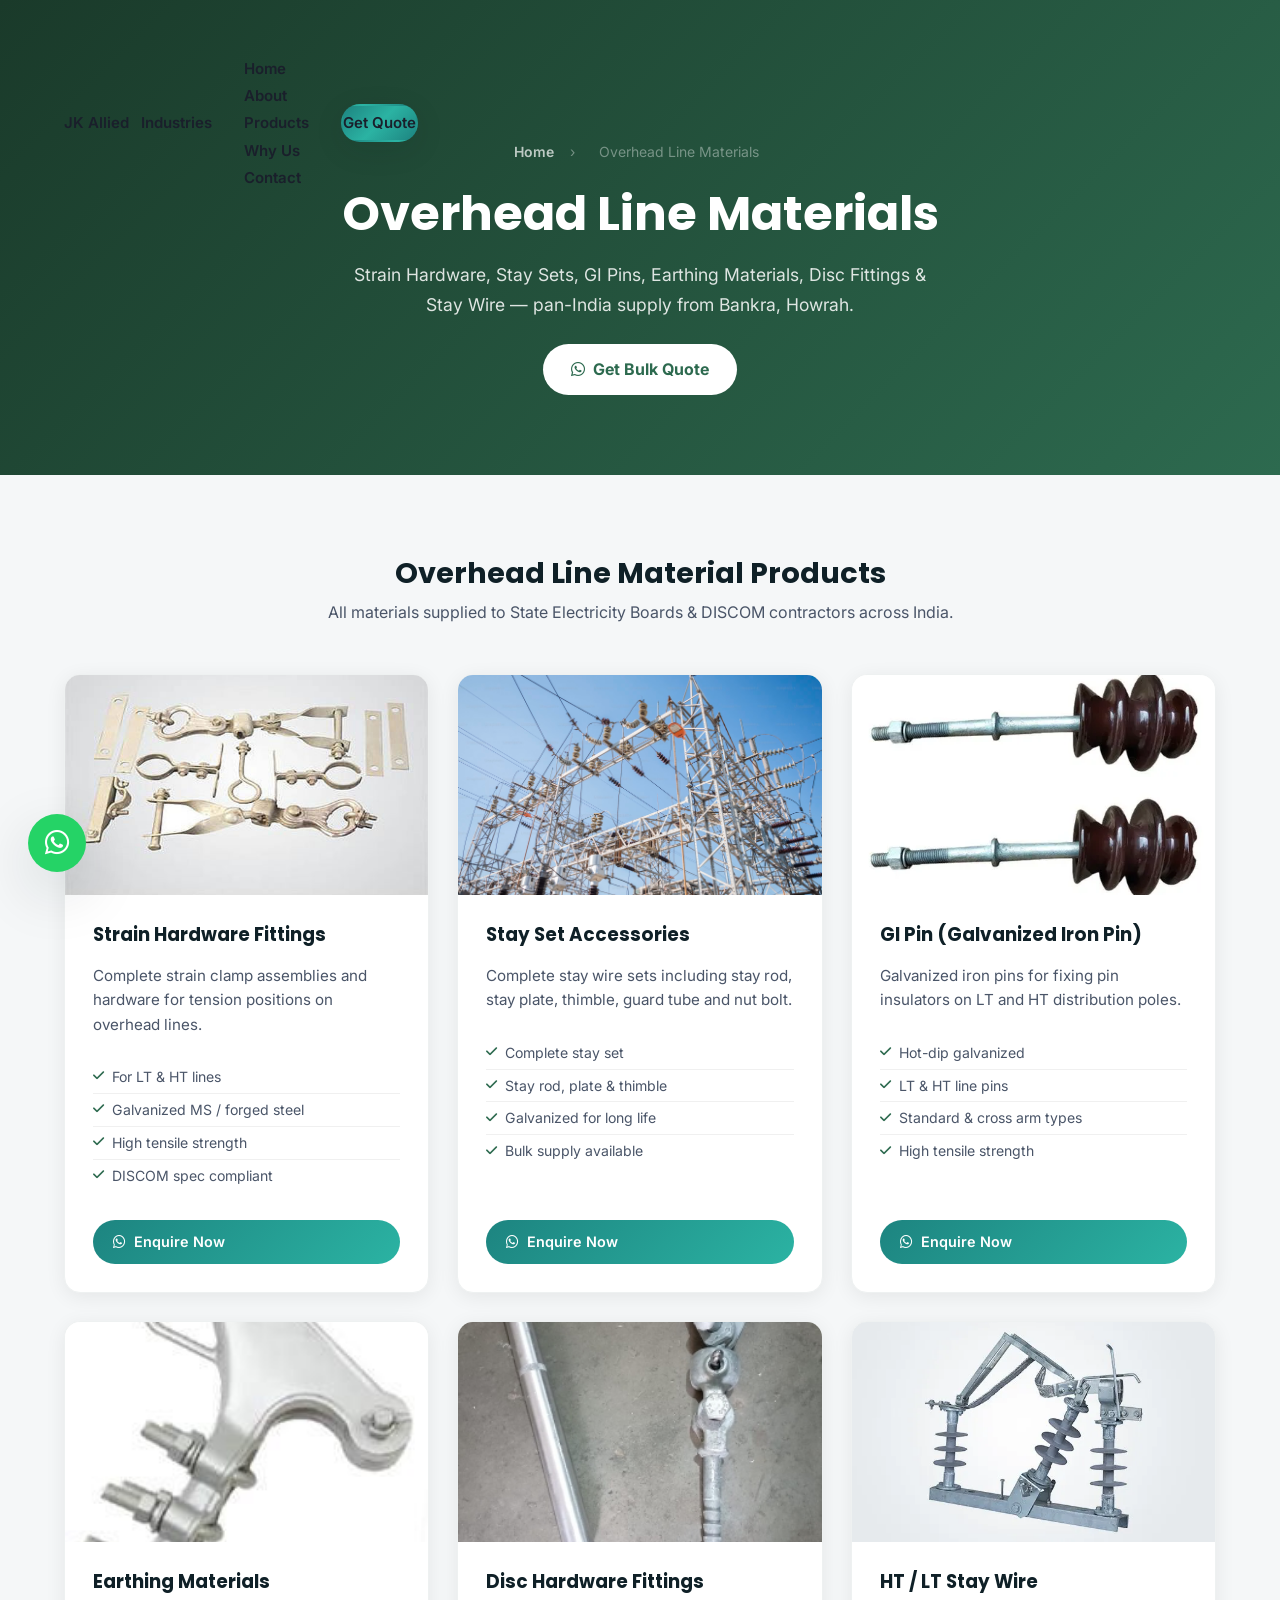
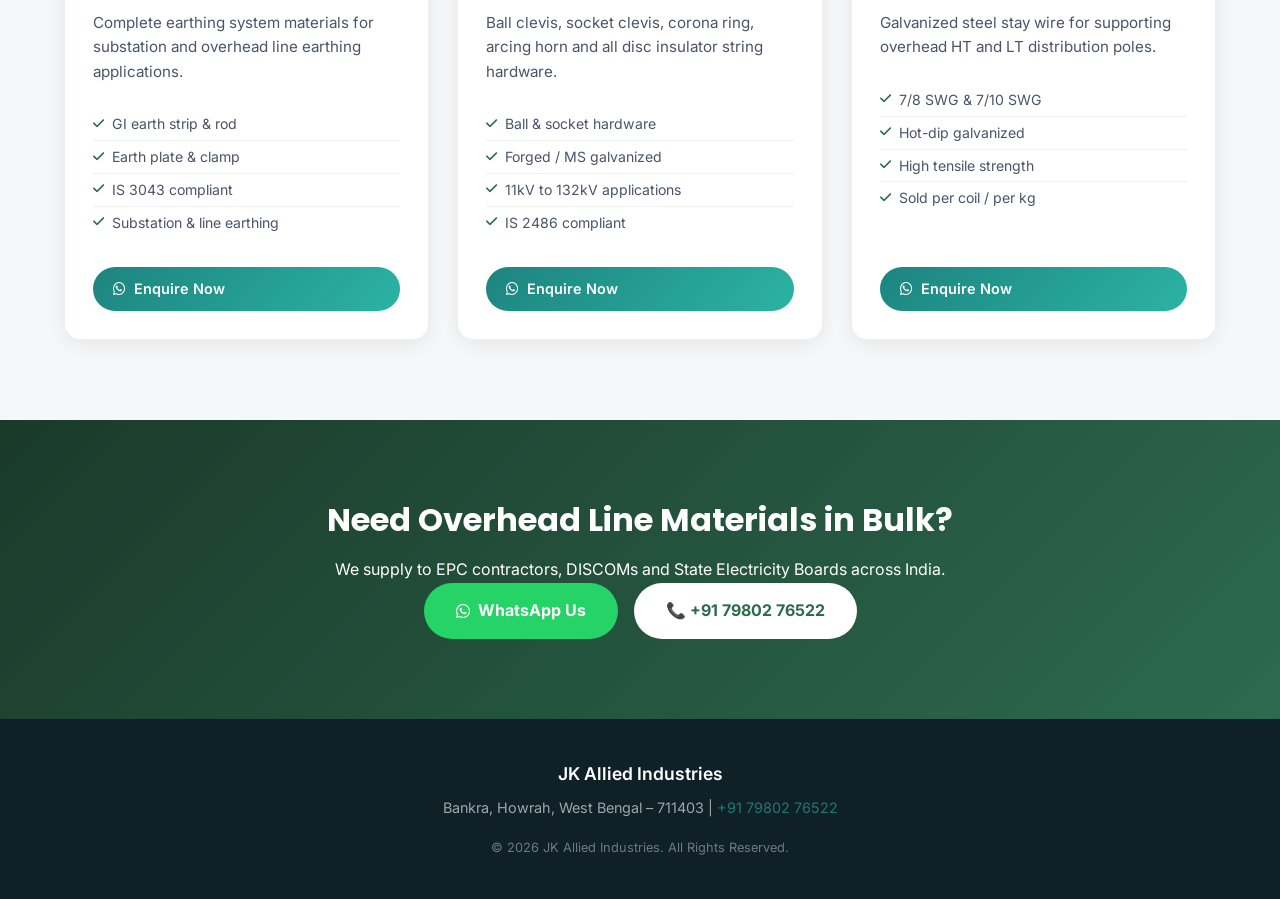
<file: products/overhead-line.html>
<!DOCTYPE html>
<html lang="en">
<head>
  <!-- Google tag (gtag.js) -->
  <script async src="https://www.googletagmanager.com/gtag/js?id=G-BWE5R9C8J9"></script>
  <script>
    window.dataLayer = window.dataLayer || [];
    function gtag(){dataLayer.push(arguments);}
    gtag('js', new Date());
    gtag('config', 'G-BWE5R9C8J9');
  </script>
<meta charset="UTF-8">
<meta name="viewport" content="width=device-width, initial-scale=1.0">
<title>Overhead Line Materials – Strain Hardware, Stay Sets, GI Pins, Earthing | JK Allied Industries</title>
<meta name="description" content="Buy Strain Hardware, Stay Sets, GI Pins, Earthing Materials, Disc Hardware Fittings, HT/LT Stay Wire from JK Allied Industries – ISO certified manufacturer Bankra, Howrah. Pan-India supply.">
<meta name="keywords" content="strain hardware manufacturer Howrah, stay set supplier West Bengal, GI pin manufacturer, earthing material supplier India, disc hardware fitting, HT stay wire LT stay wire, overhead line material Bankra">
<link rel="canonical" href="https://www.jkalliedindustries.com/products/overhead-line.html">
<meta property="og:title" content="Overhead Line Materials – Strain Hardware, Stay Sets, GI Pins | JK Allied Industries">
<meta property="og:description" content="Strain Hardware, Stay Sets, GI Pins, Earthing Materials, Disc Hardware Fittings, HT/LT Stay Wire. ISO certified manufacturer, Bankra, Howrah. Pan-India supply.">
<meta property="og:type" content="website">
<meta property="og:url" content="https://www.jkalliedindustries.com/products/overhead-line.html">
<meta property="og:image" content="https://www.jkalliedindustries.com/images/strain-hardware.jpg">
<meta name="twitter:card" content="summary_large_image">
<meta name="twitter:title" content="Overhead Line Materials – Strain Hardware, Stay Sets, GI Pins | JK Allied Industries">
<meta name="twitter:description" content="Strain Hardware, Stay Sets, GI Pins, Earthing Materials, Disc Hardware Fittings. Pan-India supply.">
<meta name="twitter:image" content="https://www.jkalliedindustries.com/images/strain-hardware.jpg">
<link rel="icon" type="image/png" href="../logo.png">
<link rel="preconnect" href="https://fonts.googleapis.com">
<link rel="preconnect" href="https://fonts.gstatic.com" crossorigin>
<link href="https://fonts.googleapis.com/css2?family=Poppins:wght@400;500;600;700;800&family=Inter:wght@400;500;600&display=swap" rel="stylesheet">
<link rel="stylesheet" href="https://cdnjs.cloudflare.com/ajax/libs/font-awesome/6.5.1/css/all.min.css">
<link rel="stylesheet" href="../style.css">
<link rel="stylesheet" href="../extra.css">
<!-- ✅ PRODUCT SCHEMA - Fixes Google Search Console Product Snippet errors -->
<script type="application/ld+json">
{
  "@context": "https://schema.org",
  "@type": "ItemList",
  "name": "Overhead Line Materials – JK Allied Industries",
  "url": "https://www.jkalliedindustries.com/products/overhead-line.html",
  "itemListElement": [
    {
      "@type": "ListItem", "position": 1,
      "item": {
        "@type": "Product",
        "name": "Strain Hardware Fittings",
        "description": "Strain hardware fittings for overhead power transmission and distribution lines.",
        "brand": { "@type": "Brand", "name": "JK Allied Industries" },
        "manufacturer": { "@type": "Organization", "name": "JK Allied Industries" },
        "url": "https://www.jkalliedindustries.com/products/overhead-line.html",
        "offers": { "@type": "Offer", "priceCurrency": "INR", "price": "1", "availability": "https://schema.org/InStock", "seller": { "@type": "Organization", "name": "JK Allied Industries" } }
      }
    },
    {
      "@type": "ListItem", "position": 2,
      "item": {
        "@type": "Product",
        "name": "Stay Set Accessories",
        "description": "Stay set accessories for overhead line stabilization and support structures.",
        "brand": { "@type": "Brand", "name": "JK Allied Industries" },
        "manufacturer": { "@type": "Organization", "name": "JK Allied Industries" },
        "url": "https://www.jkalliedindustries.com/products/overhead-line.html",
        "offers": { "@type": "Offer", "priceCurrency": "INR", "price": "1", "availability": "https://schema.org/InStock", "seller": { "@type": "Organization", "name": "JK Allied Industries" } }
      }
    },
    {
      "@type": "ListItem", "position": 3,
      "item": {
        "@type": "Product",
        "name": "GI Pin (Galvanized Iron Pin)",
        "description": "Galvanized iron pins for overhead line insulators and cross arms.",
        "brand": { "@type": "Brand", "name": "JK Allied Industries" },
        "manufacturer": { "@type": "Organization", "name": "JK Allied Industries" },
        "url": "https://www.jkalliedindustries.com/products/overhead-line.html",
        "offers": { "@type": "Offer", "priceCurrency": "INR", "price": "1", "availability": "https://schema.org/InStock", "seller": { "@type": "Organization", "name": "JK Allied Industries" } }
      }
    },
    {
      "@type": "ListItem", "position": 4,
      "item": {
        "@type": "Product",
        "name": "Earthing Materials",
        "description": "Earthing materials for electrical safety in overhead distribution systems.",
        "brand": { "@type": "Brand", "name": "JK Allied Industries" },
        "manufacturer": { "@type": "Organization", "name": "JK Allied Industries" },
        "url": "https://www.jkalliedindustries.com/products/overhead-line.html",
        "offers": { "@type": "Offer", "priceCurrency": "INR", "price": "1", "availability": "https://schema.org/InStock", "seller": { "@type": "Organization", "name": "JK Allied Industries" } }
      }
    },
    {
      "@type": "ListItem", "position": 5,
      "item": {
        "@type": "Product",
        "name": "Disc Hardware Fittings",
        "description": "Disc insulator hardware fittings for HT overhead power lines.",
        "brand": { "@type": "Brand", "name": "JK Allied Industries" },
        "manufacturer": { "@type": "Organization", "name": "JK Allied Industries" },
        "url": "https://www.jkalliedindustries.com/products/overhead-line.html",
        "offers": { "@type": "Offer", "priceCurrency": "INR", "price": "1", "availability": "https://schema.org/InStock", "seller": { "@type": "Organization", "name": "JK Allied Industries" } }
      }
    },
    {
      "@type": "ListItem", "position": 6,
      "item": {
        "@type": "Product",
        "name": "HT / LT Stay Wire",
        "description": "High and low tension stay wires for overhead line pole support and stabilization.",
        "brand": { "@type": "Brand", "name": "JK Allied Industries" },
        "manufacturer": { "@type": "Organization", "name": "JK Allied Industries" },
        "url": "https://www.jkalliedindustries.com/products/overhead-line.html",
        "offers": { "@type": "Offer", "priceCurrency": "INR", "price": "1", "availability": "https://schema.org/InStock", "seller": { "@type": "Organization", "name": "JK Allied Industries" } }
      }
    }
  ]
}
</script>
<style>
.page-hero{background:linear-gradient(135deg,#1a3a2a 0%,#2d6a4f 100%);padding:140px 0 80px;text-align:center;color:#fff;}
.page-hero h1{font-size:clamp(2rem,5vw,3rem);margin-bottom:16px;}
.page-hero p{font-size:1.1rem;opacity:.85;max-width:600px;margin:0 auto 24px;}
.breadcrumb{display:flex;justify-content:center;gap:8px;font-size:14px;opacity:.7;margin-bottom:20px;}
.breadcrumb a{color:#fff;text-decoration:none;}
.products-section{padding:80px 0;background:#f5f7f8;}
.products-grid{display:grid;grid-template-columns:repeat(auto-fill,minmax(300px,1fr));gap:28px;margin-top:48px;}
.product-card{background:#fff;border-radius:16px;overflow:hidden;box-shadow:0 4px 20px rgba(0,0,0,.07);transition:all .3s ease;}
.product-card:hover{transform:translateY(-6px);box-shadow:0 12px 40px rgba(45,106,79,.2);}
.product-icon{background:linear-gradient(135deg,#2d6a4f,#52b788);padding:40px;text-align:center;font-size:48px;color:#fff;}
.product-img{width:100%;height:220px;object-fit:cover;display:block;}
.product-body{padding:28px;}
.product-body h3{font-size:1.15rem;color:#0F2027;margin-bottom:10px;}
.product-body p{color:#4a5568;font-size:.95rem;line-height:1.6;margin-bottom:16px;}
.product-specs{list-style:none;padding:0;margin-bottom:20px;}
.product-specs li{font-size:.88rem;color:#4a5568;padding:4px 0;border-bottom:1px solid #f0f0f0;display:flex;align-items:center;gap:8px;}
.product-specs li:last-child{border:none;}
.product-specs li i{color:#2d6a4f;font-size:.8rem;}
.enquire-btn{display:inline-flex;align-items:center;gap:8px;background:linear-gradient(135deg,#1D8480,#2BB3A3);color:#fff;padding:10px 20px;border-radius:50px;font-size:.9rem;font-weight:600;text-decoration:none;transition:all .3s;}
.enquire-btn:hover{transform:translateY(-2px);box-shadow:0 8px 20px rgba(29,132,128,.3);}
.cta-section{background:linear-gradient(135deg,#1a3a2a,#2d6a4f);padding:80px 0;text-align:center;color:#fff;}
.cta-section h2{font-size:2rem;margin-bottom:16px;}
.cta-btns{display:flex;gap:16px;justify-content:center;flex-wrap:wrap;}
.btn-white{background:#fff;color:#2d6a4f;padding:14px 32px;border-radius:50px;font-weight:700;text-decoration:none;transition:all .3s;}
.btn-wa{background:#25D366;color:#fff;padding:14px 32px;border-radius:50px;font-weight:700;text-decoration:none;display:inline-flex;align-items:center;gap:8px;}
.btn-wa:hover,.btn-white:hover{transform:translateY(-3px);}
</style>
</head>
<body>

<header class="header" id="header">
  <div class="container">
    <nav class="nav">
      <a href="../index.html" class="logo"><span>JK Allied</span> Industries</a>
      <ul class="nav-links">
        <li><a href="../index.html">Home</a></li>
        <li><a href="../index.html#about">About</a></li>
        <li><a href="../index.html#categories">Products</a></li>
        <li><a href="../index.html#why-us">Why Us</a></li>
        <li><a href="../index.html#contact">Contact</a></li>
      </ul>
      <a href="../index.html#contact" class="btn btn-primary">Get Quote</a>
      <button class="hamburger" id="hamburger"><i class="fa-solid fa-bars"></i></button>
    </nav>
  </div>
</header>

<section class="page-hero">
  <div class="container">
    <div class="breadcrumb">
      <a href="../index.html">Home</a><span>›</span><span>Overhead Line Materials</span>
    </div>
    <h1>Overhead Line Materials</h1>
    <p>Strain Hardware, Stay Sets, GI Pins, Earthing Materials, Disc Fittings & Stay Wire — pan-India supply from Bankra, Howrah.</p>
    <a href="https://wa.me/917980276522" style="background:#fff;color:#2d6a4f;font-weight:700;border-radius:50px;padding:12px 28px;text-decoration:none;display:inline-flex;align-items:center;gap:8px;">
      <i class="fa-brands fa-whatsapp"></i> Get Bulk Quote
    </a>
  </div>
</section>

<section class="products-section">
  <div class="container">
    <h2 style="text-align:center;font-size:1.8rem;color:#0F2027;">Overhead Line Material Products</h2>
    <p style="text-align:center;color:#4a5568;margin-top:8px;">All materials supplied to State Electricity Boards & DISCOM contractors across India.</p>
    <div class="products-grid">

      <div class="product-card">
        <img class="product-img" src="../images/strain-hardware.jpg" alt="Strain Hardware Fittings" loading="lazy">
        <div class="product-body">
          <h3>Strain Hardware Fittings</h3>
          <p>Complete strain clamp assemblies and hardware for tension positions on overhead lines.</p>
          <ul class="product-specs">
            <li><i class="fa-solid fa-check"></i> For LT & HT lines</li>
            <li><i class="fa-solid fa-check"></i> Galvanized MS / forged steel</li>
            <li><i class="fa-solid fa-check"></i> High tensile strength</li>
            <li><i class="fa-solid fa-check"></i> DISCOM spec compliant</li>
          </ul>
          <a href="https://wa.me/917980276522?text=Hi, I need a quote for Strain Hardware" class="enquire-btn"><i class="fa-brands fa-whatsapp"></i> Enquire Now</a>
        </div>
      </div>

      <div class="product-card">
        <img class="product-img" src="../images/overhead-line.jpg" alt="Stay Set Accessories" loading="lazy">
        <div class="product-body">
          <h3>Stay Set Accessories</h3>
          <p>Complete stay wire sets including stay rod, stay plate, thimble, guard tube and nut bolt.</p>
          <ul class="product-specs">
            <li><i class="fa-solid fa-check"></i> Complete stay set</li>
            <li><i class="fa-solid fa-check"></i> Stay rod, plate & thimble</li>
            <li><i class="fa-solid fa-check"></i> Galvanized for long life</li>
            <li><i class="fa-solid fa-check"></i> Bulk supply available</li>
          </ul>
          <a href="https://wa.me/917980276522?text=Hi, I need a quote for Stay Sets" class="enquire-btn"><i class="fa-brands fa-whatsapp"></i> Enquire Now</a>
        </div>
      </div>

      <div class="product-card">
        <img class="product-img" src="../images/gi-pin.jpg" alt="GI Pin Galvanized Iron Pin" loading="lazy">
        <div class="product-body">
          <h3>GI Pin (Galvanized Iron Pin)</h3>
          <p>Galvanized iron pins for fixing pin insulators on LT and HT distribution poles.</p>
          <ul class="product-specs">
            <li><i class="fa-solid fa-check"></i> Hot-dip galvanized</li>
            <li><i class="fa-solid fa-check"></i> LT & HT line pins</li>
            <li><i class="fa-solid fa-check"></i> Standard & cross arm types</li>
            <li><i class="fa-solid fa-check"></i> High tensile strength</li>
          </ul>
          <a href="https://wa.me/917980276522?text=Hi, I need a quote for GI Pins" class="enquire-btn"><i class="fa-brands fa-whatsapp"></i> Enquire Now</a>
        </div>
      </div>

      <div class="product-card">
        <img class="product-img" src="../images/strain-clamp.jpg" alt="Earthing Materials" loading="lazy">
        <div class="product-body">
          <h3>Earthing Materials</h3>
          <p>Complete earthing system materials for substation and overhead line earthing applications.</p>
          <ul class="product-specs">
            <li><i class="fa-solid fa-check"></i> GI earth strip & rod</li>
            <li><i class="fa-solid fa-check"></i> Earth plate & clamp</li>
            <li><i class="fa-solid fa-check"></i> IS 3043 compliant</li>
            <li><i class="fa-solid fa-check"></i> Substation & line earthing</li>
          </ul>
          <a href="https://wa.me/917980276522?text=Hi, I need a quote for Earthing Materials" class="enquire-btn"><i class="fa-brands fa-whatsapp"></i> Enquire Now</a>
        </div>
      </div>

      <div class="product-card">
        <img class="product-img" src="../images/disc-hardware.jpg" alt="Disc Hardware Fittings" loading="lazy">
        <div class="product-body">
          <h3>Disc Hardware Fittings</h3>
          <p>Ball clevis, socket clevis, corona ring, arcing horn and all disc insulator string hardware.</p>
          <ul class="product-specs">
            <li><i class="fa-solid fa-check"></i> Ball & socket hardware</li>
            <li><i class="fa-solid fa-check"></i> Forged / MS galvanized</li>
            <li><i class="fa-solid fa-check"></i> 11kV to 132kV applications</li>
            <li><i class="fa-solid fa-check"></i> IS 2486 compliant</li>
          </ul>
          <a href="https://wa.me/917980276522?text=Hi, I need a quote for Disc Hardware Fittings" class="enquire-btn"><i class="fa-brands fa-whatsapp"></i> Enquire Now</a>
        </div>
      </div>

      <div class="product-card">
        <img class="product-img" src="../images/gang-ab-switch-2.jpg" alt="HT LT Stay Wire" loading="lazy">
        <div class="product-body">
          <h3>HT / LT Stay Wire</h3>
          <p>Galvanized steel stay wire for supporting overhead HT and LT distribution poles.</p>
          <ul class="product-specs">
            <li><i class="fa-solid fa-check"></i> 7/8 SWG & 7/10 SWG</li>
            <li><i class="fa-solid fa-check"></i> Hot-dip galvanized</li>
            <li><i class="fa-solid fa-check"></i> High tensile strength</li>
            <li><i class="fa-solid fa-check"></i> Sold per coil / per kg</li>
          </ul>
          <a href="https://wa.me/917980276522?text=Hi, I need a quote for Stay Wire" class="enquire-btn"><i class="fa-brands fa-whatsapp"></i> Enquire Now</a>
        </div>
      </div>

    </div>
  </div>
</section>

<section class="cta-section">
  <div class="container">
    <h2>Need Overhead Line Materials in Bulk?</h2>
    <p>We supply to EPC contractors, DISCOMs and State Electricity Boards across India.</p>
    <div class="cta-btns">
      <a href="https://wa.me/917980276522?text=Hi, I need bulk overhead line material quote" class="btn-wa"><i class="fa-brands fa-whatsapp"></i> WhatsApp Us</a>
      <a href="tel:+917980276522" class="btn-white">📞 +91 79802 76522</a>
    </div>
  </div>
</section>

<footer style="background:#0F2027;color:#fff;padding:40px 0;text-align:center;">
  <div class="container">
    <p style="margin-bottom:8px;font-weight:600;font-size:1.1rem;">JK Allied Industries</p>
    <p style="opacity:.6;font-size:.9rem;">Bankra, Howrah, West Bengal – 711403 | <a href="tel:+917980276522" style="color:#2BB3A3;">+91 79802 76522</a></p>
    <p style="opacity:.4;font-size:.8rem;margin-top:16px;">© 2026 JK Allied Industries. All Rights Reserved.</p>
  </div>
</footer>

<a href="https://wa.me/917980276522" class="whatsapp-float" target="_blank" rel="noopener" aria-label="WhatsApp"><i class="fa-brands fa-whatsapp"></i></a>
<script src="../script.js"></script>
</body>
</html>
</file>
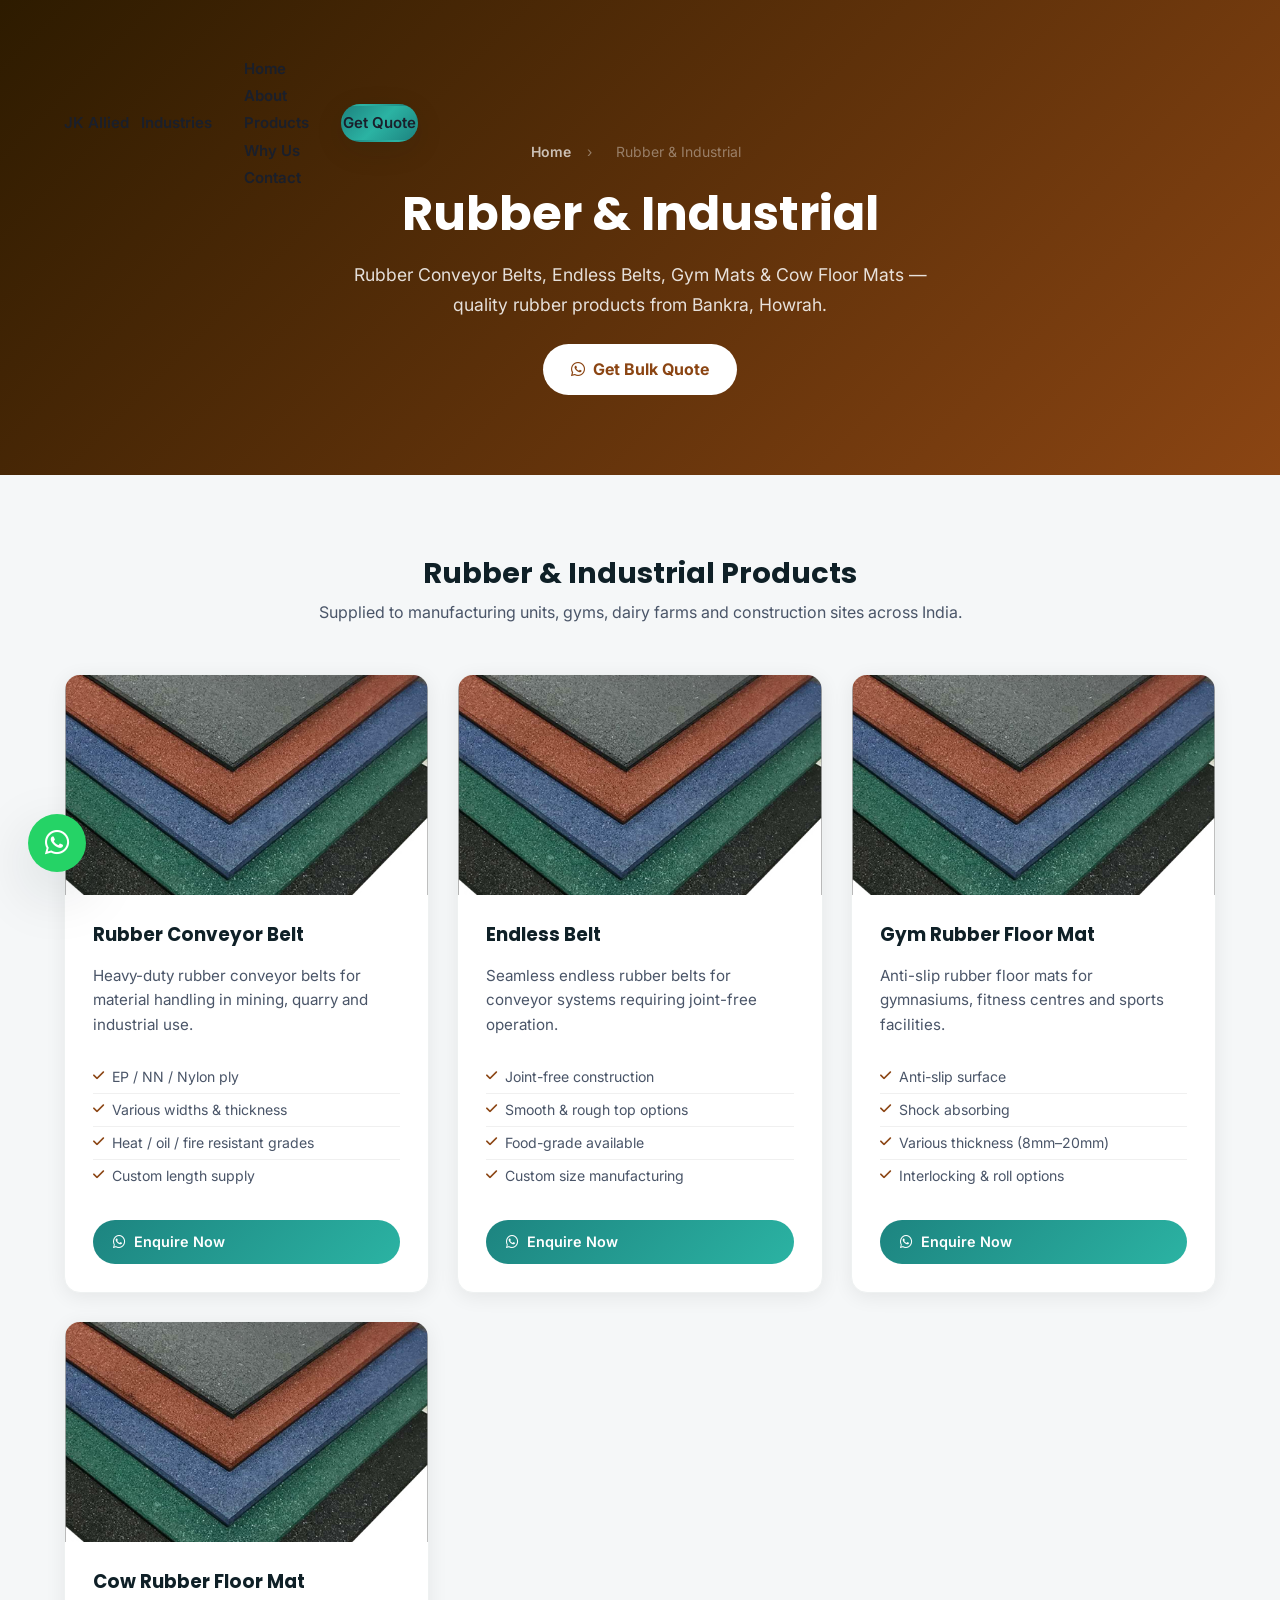
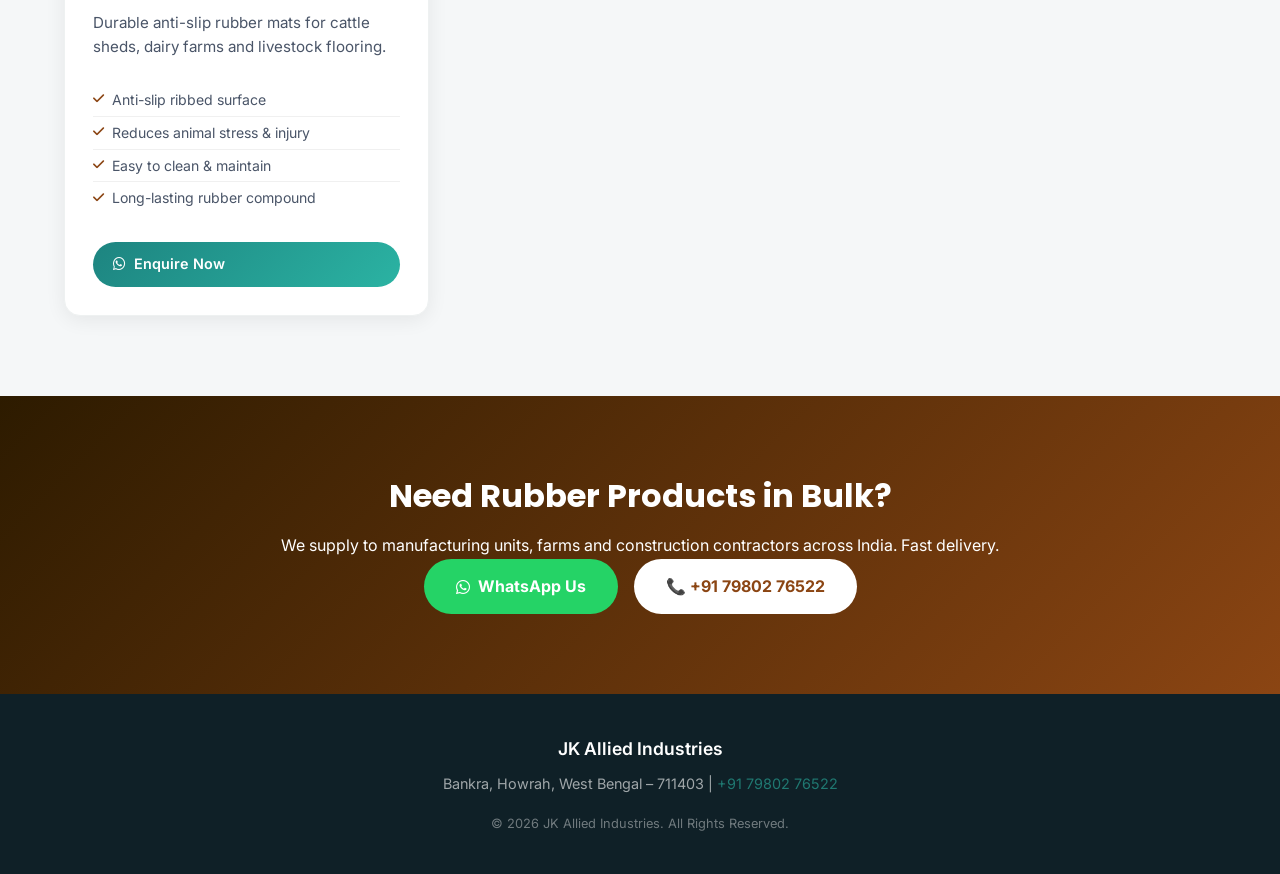
<file: products/rubber-industrial.html>
<!DOCTYPE html>
<html lang="en">
<head>
  <!-- Google tag (gtag.js) -->
  <script async src="https://www.googletagmanager.com/gtag/js?id=G-BWE5R9C8J9"></script>
  <script>
    window.dataLayer = window.dataLayer || [];
    function gtag(){dataLayer.push(arguments);}
    gtag('js', new Date());
    gtag('config', 'G-BWE5R9C8J9');
  </script>
<meta charset="UTF-8">
<meta name="viewport" content="width=device-width, initial-scale=1.0">
<title>Rubber & Industrial – Conveyor Belts, Floor Mats | JK Allied Industries Howrah</title>
<meta name="description" content="Buy Rubber Conveyor Belts, Endless Belts, Gym & Cow Floor Mats from JK Allied Industries – manufacturer & stockist in Bankra, Howrah, West Bengal. Pan-India supply. Call +91 79802 76522.">
<meta name="keywords" content="rubber conveyor belt manufacturer Howrah, endless belt supplier West Bengal, gym rubber mat supplier, cow rubber floor mat, industrial rubber product Bankra, rubber belt West Bengal">
<link rel="canonical" href="https://www.jkalliedindustries.com/products/rubber-industrial.html">
<meta property="og:title" content="Rubber & Industrial Products – Conveyor Belts, Floor Mats | JK Allied Industries">
<meta property="og:description" content="Rubber Conveyor Belts, Endless Belts, Gym & Cow Floor Mats. Manufacturer & stockist, Bankra, Howrah. Pan-India supply.">
<meta property="og:type" content="website">
<meta property="og:url" content="https://www.jkalliedindustries.com/products/rubber-industrial.html">
<meta property="og:image" content="https://www.jkalliedindustries.com/images/gym-rubber-mat.jpg">
<meta name="twitter:card" content="summary_large_image">
<meta name="twitter:title" content="Rubber & Industrial Products – Conveyor Belts, Floor Mats | JK Allied Industries">
<meta name="twitter:description" content="Rubber Conveyor Belts, Endless Belts, Gym & Cow Floor Mats. Pan-India supply.">
<meta name="twitter:image" content="https://www.jkalliedindustries.com/images/gym-rubber-mat.jpg">
<link rel="icon" type="image/png" href="../logo.png">
<link rel="preconnect" href="https://fonts.googleapis.com">
<link rel="preconnect" href="https://fonts.gstatic.com" crossorigin>
<link href="https://fonts.googleapis.com/css2?family=Poppins:wght@400;500;600;700;800&family=Inter:wght@400;500;600&display=swap" rel="stylesheet">
<link rel="stylesheet" href="https://cdnjs.cloudflare.com/ajax/libs/font-awesome/6.5.1/css/all.min.css">
<link rel="stylesheet" href="../style.css">
<link rel="stylesheet" href="../extra.css">
<!-- ✅ PRODUCT SCHEMA - Fixes Google Search Console Product Snippet errors -->
<script type="application/ld+json">
{
  "@context": "https://schema.org",
  "@type": "ItemList",
  "name": "Rubber & Industrial Products – JK Allied Industries",
  "url": "https://www.jkalliedindustries.com/products/rubber-industrial.html",
  "itemListElement": [
    {
      "@type": "ListItem", "position": 1,
      "item": {
        "@type": "Product",
        "name": "Rubber Conveyor Belt",
        "description": "Industrial rubber conveyor belts for mining, manufacturing and material transport applications.",
        "brand": { "@type": "Brand", "name": "JK Allied Industries" },
        "manufacturer": { "@type": "Organization", "name": "JK Allied Industries" },
        "url": "https://www.jkalliedindustries.com/products/rubber-industrial.html",
        "offers": { "@type": "Offer", "priceCurrency": "INR", "price": "1", "availability": "https://schema.org/InStock", "seller": { "@type": "Organization", "name": "JK Allied Industries" } }
      }
    },
    {
      "@type": "ListItem", "position": 2,
      "item": {
        "@type": "Product",
        "name": "Endless Belt",
        "description": "Seamless endless rubber belts for industrial conveying and power transmission.",
        "brand": { "@type": "Brand", "name": "JK Allied Industries" },
        "manufacturer": { "@type": "Organization", "name": "JK Allied Industries" },
        "url": "https://www.jkalliedindustries.com/products/rubber-industrial.html",
        "offers": { "@type": "Offer", "priceCurrency": "INR", "price": "1", "availability": "https://schema.org/InStock", "seller": { "@type": "Organization", "name": "JK Allied Industries" } }
      }
    },
    {
      "@type": "ListItem", "position": 3,
      "item": {
        "@type": "Product",
        "name": "Gym Rubber Floor Mat",
        "description": "Heavy-duty rubber floor mats for gyms and fitness centers. Anti-slip surface.",
        "brand": { "@type": "Brand", "name": "JK Allied Industries" },
        "manufacturer": { "@type": "Organization", "name": "JK Allied Industries" },
        "url": "https://www.jkalliedindustries.com/products/rubber-industrial.html",
        "offers": { "@type": "Offer", "priceCurrency": "INR", "price": "1", "availability": "https://schema.org/InStock", "seller": { "@type": "Organization", "name": "JK Allied Industries" } }
      }
    },
    {
      "@type": "ListItem", "position": 4,
      "item": {
        "@type": "Product",
        "name": "Cow Rubber Floor Mat",
        "description": "Anti-fatigue rubber mats for cattle sheds and dairy farms. Durable and easy to clean.",
        "brand": { "@type": "Brand", "name": "JK Allied Industries" },
        "manufacturer": { "@type": "Organization", "name": "JK Allied Industries" },
        "url": "https://www.jkalliedindustries.com/products/rubber-industrial.html",
        "offers": { "@type": "Offer", "priceCurrency": "INR", "price": "1", "availability": "https://schema.org/InStock", "seller": { "@type": "Organization", "name": "JK Allied Industries" } }
      }
    }
  ]
}
</script>
<style>
.page-hero{background:linear-gradient(135deg,#2d1b00 0%,#8B4513 100%);padding:140px 0 80px;text-align:center;color:#fff;}
.page-hero h1{font-size:clamp(2rem,5vw,3rem);margin-bottom:16px;}
.page-hero p{font-size:1.1rem;opacity:.85;max-width:600px;margin:0 auto 24px;}
.breadcrumb{display:flex;justify-content:center;gap:8px;font-size:14px;opacity:.7;margin-bottom:20px;}
.breadcrumb a{color:#fff;text-decoration:none;}
.products-section{padding:80px 0;background:#f5f7f8;}
.products-grid{display:grid;grid-template-columns:repeat(auto-fill,minmax(300px,1fr));gap:28px;margin-top:48px;}
.product-card{background:#fff;border-radius:16px;overflow:hidden;box-shadow:0 4px 20px rgba(0,0,0,.07);transition:all .3s ease;}
.product-card:hover{transform:translateY(-6px);box-shadow:0 12px 40px rgba(139,69,19,.2);}
.product-icon{background:linear-gradient(135deg,#8B4513,#D2691E);padding:40px;text-align:center;font-size:48px;color:#fff;}
.product-img{width:100%;height:220px;object-fit:cover;display:block;}
.product-body{padding:28px;}
.product-body h3{font-size:1.15rem;color:#0F2027;margin-bottom:10px;}
.product-body p{color:#4a5568;font-size:.95rem;line-height:1.6;margin-bottom:16px;}
.product-specs{list-style:none;padding:0;margin-bottom:20px;}
.product-specs li{font-size:.88rem;color:#4a5568;padding:4px 0;border-bottom:1px solid #f0f0f0;display:flex;align-items:center;gap:8px;}
.product-specs li:last-child{border:none;}
.product-specs li i{color:#8B4513;font-size:.8rem;}
.enquire-btn{display:inline-flex;align-items:center;gap:8px;background:linear-gradient(135deg,#1D8480,#2BB3A3);color:#fff;padding:10px 20px;border-radius:50px;font-size:.9rem;font-weight:600;text-decoration:none;transition:all .3s;}
.enquire-btn:hover{transform:translateY(-2px);box-shadow:0 8px 20px rgba(29,132,128,.3);}
.cta-section{background:linear-gradient(135deg,#2d1b00,#8B4513);padding:80px 0;text-align:center;color:#fff;}
.cta-section h2{font-size:2rem;margin-bottom:16px;}
.cta-btns{display:flex;gap:16px;justify-content:center;flex-wrap:wrap;}
.btn-white{background:#fff;color:#8B4513;padding:14px 32px;border-radius:50px;font-weight:700;text-decoration:none;}
.btn-wa{background:#25D366;color:#fff;padding:14px 32px;border-radius:50px;font-weight:700;text-decoration:none;display:inline-flex;align-items:center;gap:8px;}
.btn-wa:hover,.btn-white:hover{transform:translateY(-3px);}
</style>
</head>
<body>

<header class="header" id="header">
  <div class="container">
    <nav class="nav">
      <a href="../index.html" class="logo"><span>JK Allied</span> Industries</a>
      <ul class="nav-links">
        <li><a href="../index.html">Home</a></li>
        <li><a href="../index.html#about">About</a></li>
        <li><a href="../index.html#categories">Products</a></li>
        <li><a href="../index.html#why-us">Why Us</a></li>
        <li><a href="../index.html#contact">Contact</a></li>
      </ul>
      <a href="../index.html#contact" class="btn btn-primary">Get Quote</a>
      <button class="hamburger" id="hamburger"><i class="fa-solid fa-bars"></i></button>
    </nav>
  </div>
</header>

<section class="page-hero">
  <div class="container">
    <div class="breadcrumb">
      <a href="../index.html">Home</a><span>›</span><span>Rubber & Industrial</span>
    </div>
    <h1>Rubber & Industrial</h1>
    <p>Rubber Conveyor Belts, Endless Belts, Gym Mats & Cow Floor Mats — quality rubber products from Bankra, Howrah.</p>
    <a href="https://wa.me/917980276522" style="background:#fff;color:#8B4513;font-weight:700;border-radius:50px;padding:12px 28px;text-decoration:none;display:inline-flex;align-items:center;gap:8px;">
      <i class="fa-brands fa-whatsapp"></i> Get Bulk Quote
    </a>
  </div>
</section>

<section class="products-section">
  <div class="container">
    <h2 style="text-align:center;font-size:1.8rem;color:#0F2027;">Rubber & Industrial Products</h2>
    <p style="text-align:center;color:#4a5568;margin-top:8px;">Supplied to manufacturing units, gyms, dairy farms and construction sites across India.</p>
    <div class="products-grid">

      <div class="product-card">
        <img class="product-img" src="../images/gym-rubber-mat.jpg" alt="Rubber Conveyor Belt" loading="lazy">
        <div class="product-body">
          <h3>Rubber Conveyor Belt</h3>
          <p>Heavy-duty rubber conveyor belts for material handling in mining, quarry and industrial use.</p>
          <ul class="product-specs">
            <li><i class="fa-solid fa-check"></i> EP / NN / Nylon ply</li>
            <li><i class="fa-solid fa-check"></i> Various widths & thickness</li>
            <li><i class="fa-solid fa-check"></i> Heat / oil / fire resistant grades</li>
            <li><i class="fa-solid fa-check"></i> Custom length supply</li>
          </ul>
          <a href="https://wa.me/917980276522?text=Hi, I need a quote for Rubber Conveyor Belt" class="enquire-btn"><i class="fa-brands fa-whatsapp"></i> Enquire Now</a>
        </div>
      </div>

      <div class="product-card">
        <img class="product-img" src="../images/gym-rubber-mat.jpg" alt="Endless Belt" loading="lazy">
        <div class="product-body">
          <h3>Endless Belt</h3>
          <p>Seamless endless rubber belts for conveyor systems requiring joint-free operation.</p>
          <ul class="product-specs">
            <li><i class="fa-solid fa-check"></i> Joint-free construction</li>
            <li><i class="fa-solid fa-check"></i> Smooth & rough top options</li>
            <li><i class="fa-solid fa-check"></i> Food-grade available</li>
            <li><i class="fa-solid fa-check"></i> Custom size manufacturing</li>
          </ul>
          <a href="https://wa.me/917980276522?text=Hi, I need a quote for Endless Belt" class="enquire-btn"><i class="fa-brands fa-whatsapp"></i> Enquire Now</a>
        </div>
      </div>

      <div class="product-card">
        <img class="product-img" src="../images/gym-rubber-mat.jpg" alt="Gym Rubber Floor Mat" loading="lazy">
        <div class="product-body">
          <h3>Gym Rubber Floor Mat</h3>
          <p>Anti-slip rubber floor mats for gymnasiums, fitness centres and sports facilities.</p>
          <ul class="product-specs">
            <li><i class="fa-solid fa-check"></i> Anti-slip surface</li>
            <li><i class="fa-solid fa-check"></i> Shock absorbing</li>
            <li><i class="fa-solid fa-check"></i> Various thickness (8mm–20mm)</li>
            <li><i class="fa-solid fa-check"></i> Interlocking & roll options</li>
          </ul>
          <a href="https://wa.me/917980276522?text=Hi, I need a quote for Gym Rubber Mat" class="enquire-btn"><i class="fa-brands fa-whatsapp"></i> Enquire Now</a>
        </div>
      </div>

      <div class="product-card">
        <img class="product-img" src="../images/gym-rubber-mat.jpg" alt="Cow Rubber Floor Mat" loading="lazy">
        <div class="product-body">
          <h3>Cow Rubber Floor Mat</h3>
          <p>Durable anti-slip rubber mats for cattle sheds, dairy farms and livestock flooring.</p>
          <ul class="product-specs">
            <li><i class="fa-solid fa-check"></i> Anti-slip ribbed surface</li>
            <li><i class="fa-solid fa-check"></i> Reduces animal stress & injury</li>
            <li><i class="fa-solid fa-check"></i> Easy to clean & maintain</li>
            <li><i class="fa-solid fa-check"></i> Long-lasting rubber compound</li>
          </ul>
          <a href="https://wa.me/917980276522?text=Hi, I need a quote for Cow Rubber Mat" class="enquire-btn"><i class="fa-brands fa-whatsapp"></i> Enquire Now</a>
        </div>
      </div>

    </div>
  </div>
</section>

<section class="cta-section">
  <div class="container">
    <h2>Need Rubber Products in Bulk?</h2>
    <p>We supply to manufacturing units, farms and construction contractors across India. Fast delivery.</p>
    <div class="cta-btns">
      <a href="https://wa.me/917980276522?text=Hi, I need bulk rubber products quote" class="btn-wa"><i class="fa-brands fa-whatsapp"></i> WhatsApp Us</a>
      <a href="tel:+917980276522" class="btn-white">📞 +91 79802 76522</a>
    </div>
  </div>
</section>

<footer style="background:#0F2027;color:#fff;padding:40px 0;text-align:center;">
  <div class="container">
    <p style="margin-bottom:8px;font-weight:600;font-size:1.1rem;">JK Allied Industries</p>
    <p style="opacity:.6;font-size:.9rem;">Bankra, Howrah, West Bengal – 711403 | <a href="tel:+917980276522" style="color:#2BB3A3;">+91 79802 76522</a></p>
    <p style="opacity:.4;font-size:.8rem;margin-top:16px;">© 2026 JK Allied Industries. All Rights Reserved.</p>
  </div>
</footer>

<a href="https://wa.me/917980276522" class="whatsapp-float" target="_blank" rel="noopener" aria-label="WhatsApp"><i class="fa-brands fa-whatsapp"></i></a>
<script src="../script.js"></script>
</body>
</html>
</file>
<file: style.css>
:root{
  --primary:#1D8480;
  --primary-dark:#136663;
  --accent:#FF7A30;
  --dark:#0F2027;
  --gray-900:#1a1f2b;
  --gray-700:#4a5568;
  --gray-400:#a0aec0;
  --gray-100:#f5f7f8;
  --white:#ffffff;
  --gradient:linear-gradient(135deg,#1D8480 0%,#2BB3A3 50%,#1D8480 100%);
  --gradient-accent:linear-gradient(135deg,#FF7A30,#FFB347);
  --shadow-sm:0 2px 8px rgba(15,32,39,.06);
  --shadow-md:0 8px 30px rgba(15,32,39,.10);
  --shadow-lg:0 20px 60px rgba(15,32,39,.15);
  --radius:16px;
  --radius-sm:10px;
  --transition: all .35s cubic-bezier(.4,0,.2,1);
}

*{margin:0;padding:0;box-sizing:border-box;}
html{scroll-behavior:smooth;}
body{
  font-family:'Inter',sans-serif;
  color:var(--gray-900);
  line-height:1.7;
  overflow-x:hidden;
  background:var(--white);
}
h1,h2,h3,h4{font-family:'Poppins',sans-serif;font-weight:700;line-height:1.25;}
img{max-width:100%;display:block;}
a{text-decoration:none;color:inherit;}
ul{list-style:none;}
.container{max-width:1200px;margin:0 auto;padding:0 24px;}
.gradient-text{
  background:var(--gradient);
  -webkit-background-clip:text;
  background-clip:text;
  -webkit-text-fill-color:transparent;
}

/* Preloader */
.preloader{
  position:fixed;inset:0;background:var(--dark);
  display:flex;align-items:center;justify-content:center;
  z-index:9999; transition:opacity .5s, visibility .5s;
}
.preloader.hide{opacity:0;visibility:hidden;}
.loader-ring{
  width:60px;height:60px;border:4px solid rgba(255,255,255,.15);
  border-top-color:var(--primary);border-radius:50%;
  animation:spin 1s linear infinite;
}
@keyframes spin{to{transform:rotate(360deg);}}

/* Buttons */
.btn{
  display:inline-flex;align-items:center;gap:10px;
  padding:14px 28px;border-radius:50px;font-weight:600;font-size:15px;
  border:2px solid transparent;cursor:pointer;transition:var(--transition);
  white-space:nowrap;
}
.btn-primary{
  background:var(--gradient); color:#fff; box-shadow:var(--shadow-md);
}
.btn-primary:hover{transform:translateY(-3px); box-shadow:0 14px 35px rgba(29,132,128,.35);}
.btn-outline{
  border-color:var(--gray-400); color:var(--gray-900);
}
.btn-outline:hover{border-color:var(--primary); color:var(--primary); transform:translateY(-3px);}
.full-width{width:100%; justify-content:center;}

/* Header */
.header{
  position:fixed; top:0; left:0; right:0; z-index:1000;
  padding:18px 0; transition:var(--transition);
  background:rgba(255,255,255,0);
}
.header.scrolled{
  background:rgba(255,255,255,.85);
  backdrop-filter:blur(14px);
  box-shadow:var(--shadow-sm);
  padding:12px 0;
}
.header-inner{display:flex; align-items:center; justify-content:space-between; gap:24px;}
.logo{display:flex; align-items:center; gap:12px;}
.logo-icon{
  width:46px;height:46px;border-radius:12px;
  background:var(--gradient); color:#fff;
  display:flex;align-items:center;justify-content:center;font-size:20px;
  box-shadow:var(--shadow-sm);
}
.logo-text{display:flex; flex-direction:column; line-height:1.2;}
.logo-text strong{font-size:18px; font-family:'Poppins',sans-serif;}
.logo-text small{font-size:11px; color:var(--gray-700); font-weight:500;}
.nav{display:flex; gap:32px; align-items:center;}
.nav a{font-weight:600; font-size:15px; color:var(--gray-900); position:relative; padding:4px 0; transition:var(--transition);}
.nav a::after{
  content:''; position:absolute; bottom:-4px; left:0; height:2px; width:0;
  background:var(--gradient); transition:var(--transition);
}
.nav a:hover, .nav a.active{color:var(--primary);}
.nav a:hover::after, .nav a.active::after{width:100%;}
.nav-cta{flex-shrink:0;}
.hamburger{display:none; flex-direction:column; gap:5px; background:none; border:none; cursor:pointer; padding:8px;}
.hamburger span{width:24px;height:2px;background:var(--gray-900);border-radius:2px;transition:var(--transition);}

/* Hero */
.hero{
  position:relative; min-height:100vh; display:flex; align-items:center;
  padding-top:100px; overflow:hidden;
  background:#050d1a;
}
.hero-bg{
  position:absolute; inset:0;
  background-image: url('hero-bg.jpg');
  background-size:cover; background-position:center top;
  background-repeat:no-repeat;
  opacity:0.38;
  animation: heroPan 20s ease-in-out infinite alternate;
}
@keyframes heroPan{
  0%{transform:scale(1.05) translateX(0);}
  100%{transform:scale(1.12) translateX(-2%);}
}
.hero-bg-overlay{
  position:absolute; inset:0;
  background:linear-gradient(
    100deg,
    rgba(5,13,26,.92) 0%,
    rgba(5,13,26,.75) 50%,
    rgba(29,132,128,.25) 100%
  );
}
.hero-glow{
  position:absolute; inset:0; pointer-events:none;
  background:
    radial-gradient(ellipse at 80% 40%, rgba(255,122,48,.18), transparent 55%),
    radial-gradient(ellipse at 10% 80%, rgba(29,132,128,.15), transparent 50%);
}
.hero-shapes{position:absolute; inset:0; pointer-events:none;}
.shape{position:absolute; border-radius:50%; filter:blur(2px);}
.shape1{width:300px;height:300px; background:rgba(255,122,48,.06); top:-80px; right:-80px; animation:float 8s ease-in-out infinite;}
.shape2{width:180px;height:180px; background:rgba(29,132,128,.08); bottom:60px; left:-60px; animation:float 10s ease-in-out infinite reverse;}
.shape3{width:120px;height:120px; border:2px solid rgba(255,122,48,.15); border-radius:24px; top:40%; left:5%; transform:rotate(15deg); animation:float 12s ease-in-out infinite;}
@keyframes float{0%,100%{transform:translateY(0) rotate(0);}50%{transform:translateY(-25px) rotate(8deg);}}

.hero-inner{
  display:grid; grid-template-columns:1.2fr 1fr; gap:60px; align-items:center;
  position:relative; z-index:1; padding-bottom:60px;
}
.badge{
  display:inline-block; padding:8px 18px; border-radius:50px;
  background:rgba(255,122,48,.18); color:#FFB347;
  border:1px solid rgba(255,122,48,.35);
  font-weight:600; font-size:13px; margin-bottom:20px; letter-spacing:.3px;
}
.hero h1{font-size:52px; margin-bottom:22px; letter-spacing:-1px; color:#ffffff;}
.hero p{font-size:17px; color:rgba(255,255,255,.80); max-width:540px; margin-bottom:32px;}
.hero-btns{display:flex; gap:16px; flex-wrap:wrap; margin-bottom:48px;}
.hero-stats{display:grid; grid-template-columns:repeat(4,1fr); gap:24px; max-width:540px;}
.stat{
  background:rgba(255,255,255,.07); border-radius:12px; padding:14px 12px;
  border:1px solid rgba(255,255,255,.10); backdrop-filter:blur(6px);
}
.stat h3{font-size:28px; color:#FFB347; font-weight:800;}
.stat p{font-size:12px; color:rgba(255,255,255,.70); font-weight:500;}

/* Hero visual */
.hero-visual{position:relative; height:480px;}
.hero-orb{
  position:absolute; width:340px; height:340px; border-radius:50%;
  background:radial-gradient(circle, rgba(255,122,48,.25), rgba(29,132,128,.15));
  top:50%; left:50%; transform:translate(-50%,-50%);
  filter:blur(50px); opacity:.8;
}
.hero-card{
  position:absolute; background:rgba(255,255,255,.08);
  border:1px solid rgba(255,255,255,.18);
  backdrop-filter:blur(14px);
  border-radius:var(--radius);
  box-shadow:0 8px 32px rgba(0,0,0,.3); padding:24px; width:210px;
  display:flex; flex-direction:column; gap:10px; align-items:flex-start;
  animation:floatCard 6s ease-in-out infinite;
}
.hero-card i{font-size:28px; color:#FFB347;
  background:rgba(255,122,48,.15); padding:14px; border-radius:12px;
}
.hero-card p{font-weight:600; font-size:14px; color:#ffffff;}
.card-1{top:0; right:10%; animation-delay:0s;}
.card-2{top:42%; left:0; animation-delay:1.5s;}
.card-3{bottom:0; right:18%; animation-delay:3s;}
@keyframes floatCard{0%,100%{transform:translateY(0);}50%{transform:translateY(-18px);}}

.scroll-indicator{
  position:absolute; bottom:24px; left:50%; transform:translateX(-50%);
  color:rgba(255,255,255,.5); animation:bounce 2s infinite; font-size:18px;
  z-index:2;
}
@keyframes bounce{0%,100%{transform:translate(-50%,0);}50%{transform:translate(-50%,8px);}}

/* Section generic */
section{padding:100px 0;}
.section-tag{
  display:inline-block; color:var(--primary); font-weight:700; font-size:13px;
  text-transform:uppercase; letter-spacing:2px; margin-bottom:14px;
}
.section-tag.center{display:block; text-align:center;}
.section-head{max-width:680px; margin:0 auto 60px; text-align:center;}
.section-head h2{font-size:38px; margin-bottom:14px;}
.section-head p{color:var(--gray-700); font-size:16px;}
.section-head.light h2, .section-head.light .section-tag{color:#fff;}
.section-head.light p{color:rgba(255,255,255,.75);}

/* About */
.about{background:var(--gray-100);}
.about-inner{display:grid; grid-template-columns:1fr 1.1fr; gap:70px; align-items:center;}
.about-img-wrap{position:relative; height:420px;}
.about-circle{
  position:absolute; width:280px; height:280px; border-radius:50%;
  background:var(--gradient); opacity:.12; top:50%; left:50%; transform:translate(-50%,-50%); filter:blur(30px);
}
.about-img-box{
  position:absolute; background:#fff; border-radius:var(--radius);
  box-shadow:var(--shadow-md); display:flex; align-items:center; justify-content:center;
  font-size:46px; color:var(--primary);
}
.box1{width:220px; height:220px; top:0; left:40px;}
.box2{width:150px; height:150px; bottom:20px; right:20px; color:var(--accent); animation:float 7s ease-in-out infinite;}
.box3{width:110px; height:110px; top:40%; right:0; color:var(--primary-dark); animation:float 9s ease-in-out infinite reverse;}
.about-content h2{font-size:36px; margin-bottom:20px;}
.about-content p{color:var(--gray-700); margin-bottom:18px;}
.about-list{display:grid; grid-template-columns:1fr 1fr; gap:14px; margin:24px 0 32px;}
.about-list li{font-weight:600; font-size:14.5px; display:flex; align-items:center; gap:10px;}
.about-list i{color:var(--primary); font-size:16px;}

/* Products */
.filter-bar{
  display:flex; justify-content:center; gap:10px; flex-wrap:wrap; margin-bottom:46px;
}
.filter-btn{
  padding:10px 22px; border-radius:50px; border:2px solid var(--gray-100);
  background:var(--gray-100); font-weight:600; font-size:13.5px; cursor:pointer;
  transition:var(--transition); color:var(--gray-700);
}
.filter-btn:hover{border-color:var(--primary); color:var(--primary);}
.filter-btn.active{background:var(--gradient); color:#fff; border-color:transparent; box-shadow:var(--shadow-sm);}

.products-grid{
  display:grid; grid-template-columns:repeat(auto-fit,minmax(270px,1fr)); gap:28px;
}
.product-card{
  background:#fff; border-radius:var(--radius); overflow:hidden;
  box-shadow:var(--shadow-sm); transition:var(--transition); border:1px solid #eef1f1;
  display:flex; flex-direction:column;
}
.product-card:hover{transform:translateY(-8px); box-shadow:var(--shadow-lg); border-color:transparent;}
.product-img{
  height:200px; background:var(--gray-100); display:flex; align-items:center; justify-content:center;
  font-size:54px; color:var(--primary); position:relative; overflow:hidden;
}
.product-img::before{
  content:''; position:absolute; inset:0; background:var(--gradient); opacity:.06;
}
.product-img i{position:relative; z-index:1;}
.product-tag{
  position:absolute; top:12px; left:12px; background:#fff; padding:5px 14px;
  border-radius:50px; font-size:11px; font-weight:700; color:var(--primary-dark); z-index:2;
  box-shadow:var(--shadow-sm);
}
.product-body{padding:20px; display:flex; flex-direction:column; gap:8px; flex:1;}
.product-body h3{font-size:17px;}
.product-specs{font-size:12.5px; color:var(--gray-700); flex:1;}
.product-footer{
  display:flex; align-items:center; justify-content:space-between; margin-top:8px;
  padding-top:14px; border-top:1px solid var(--gray-100);
}
.product-price{font-size:18px; font-weight:800; color:var(--primary-dark);}
.product-price span{font-size:12px; font-weight:500; color:var(--gray-700);}
.enquire-btn{
  padding:9px 18px; border-radius:50px; background:var(--gray-100); color:var(--gray-900);
  font-weight:600; font-size:13px; border:none; cursor:pointer; transition:var(--transition);
}
.enquire-btn:hover{background:var(--gradient); color:#fff;}

/* Why Us */
.why-us{
  background:linear-gradient(135deg,#0F2027 0%, #1D8480 100%);
  color:#fff;
}
.why-grid{display:grid; grid-template-columns:repeat(auto-fit,minmax(260px,1fr)); gap:28px;}
.why-card{
  background:rgba(255,255,255,.06); border:1px solid rgba(255,255,255,.12);
  border-radius:var(--radius); padding:32px; transition:var(--transition);
  backdrop-filter:blur(6px);
}
.why-card:hover{background:rgba(255,255,255,.12); transform:translateY(-6px);}
.why-icon{
  width:56px; height:56px; border-radius:14px; background:var(--gradient-accent);
  display:flex; align-items:center; justify-content:center; font-size:24px; color:#fff; margin-bottom:18px;
}
.why-card h3{margin-bottom:10px; font-size:19px;}
.why-card p{color:rgba(255,255,255,.75); font-size:14.5px;}

/* Reviews */
.reviews-track{
  display:grid; grid-template-columns:repeat(auto-fit,minmax(270px,1fr)); gap:28px;
}
.review-card{
  background:var(--gray-100); border-radius:var(--radius); padding:28px;
  transition:var(--transition); border:1px solid transparent;
}
.review-card:hover{border-color:var(--primary); box-shadow:var(--shadow-md);}
.stars{color:var(--accent); font-size:16px; margin-bottom:12px; letter-spacing:2px;}
.review-card p{font-size:14.5px; color:var(--gray-700); margin-bottom:20px; font-style:italic;}
.reviewer{display:flex; align-items:center; gap:14px;}
.avatar{
  width:46px;height:46px; border-radius:50%; background:var(--gradient); color:#fff;
  display:flex; align-items:center; justify-content:center; font-weight:700; font-size:14px; flex-shrink:0;
}
.reviewer strong{display:block; font-size:14.5px;}
.reviewer span{font-size:12.5px; color:var(--gray-700);}

/* Contact */
.contact-inner{display:grid; grid-template-columns:1fr 1.1fr; gap:60px;}
.contact-info h2{font-size:36px; margin:6px 0 18px;}
.contact-info p{color:var(--gray-700); margin-bottom:32px;}
.info-list{display:flex; flex-direction:column; gap:20px; margin-bottom:32px;}
.info-item{display:flex; gap:18px; align-items:flex-start;}
.info-item i{
  width:48px;height:48px; border-radius:12px; background:var(--gray-100); color:var(--primary);
  display:flex; align-items:center; justify-content:center; font-size:18px; flex-shrink:0;
}
.info-item strong{font-size:14.5px; display:block; margin-bottom:2px;}
.info-item p{color:var(--gray-700); font-size:14px; margin:0;}
.social-row{display:flex; gap:14px;}
.social-row a{
  width:46px;height:46px; border-radius:50%; background:var(--gray-100); color:var(--primary);
  display:flex; align-items:center; justify-content:center; font-size:18px; transition:var(--transition);
}
.social-row a:hover{background:var(--gradient); color:#fff; transform:translateY(-4px);}

.contact-form{
  background:#fff; border-radius:var(--radius); box-shadow:var(--shadow-lg);
  padding:40px; border:1px solid var(--gray-100);
}
.contact-form h3{font-size:22px; margin-bottom:24px;}
.form-row{display:grid; grid-template-columns:1fr 1fr; gap:18px;}
.form-group{margin-bottom:18px;}
.form-group label{display:block; font-size:13.5px; font-weight:600; margin-bottom:8px; color:var(--gray-900);}
.form-group input, .form-group select, .form-group textarea{
  width:100%; padding:13px 16px; border-radius:var(--radius-sm); border:1.5px solid var(--gray-100);
  background:var(--gray-100); font-family:inherit; font-size:14.5px; transition:var(--transition); resize:vertical;
}
.form-group input:focus, .form-group select:focus, .form-group textarea:focus{
  outline:none; border-color:var(--primary); background:#fff; box-shadow:0 0 0 3px rgba(29,132,128,.10);
}
.form-note{margin-top:14px; font-size:13.5px; color:var(--primary-dark); font-weight:600; text-align:center; min-height:18px;}

/* Footer */
.footer{background:var(--dark); color:rgba(255,255,255,.75); padding-top:80px;}
.footer-inner{
  display:grid; grid-template-columns:1.6fr 1fr 1fr 1fr; gap:48px; padding-bottom:50px;
  border-bottom:1px solid rgba(255,255,255,.08);
}
.footer-brand p{margin-top:18px; font-size:14px; line-height:1.8;}
.footer .logo-text strong{color:#fff;}
.footer .logo-text small{color:rgba(255,255,255,.5);}
.footer-col h4{color:#fff; font-size:16px; margin-bottom:20px;}
.footer-col a{display:block; font-size:14px; margin-bottom:12px; transition:var(--transition);}
.footer-col a:hover{color:var(--primary); transform:translateX(4px);}
.footer-col a i{margin-right:8px; color:var(--primary);}
.footer-bottom{text-align:center; padding:28px 0; font-size:13.5px;}

/* Floating buttons */
.whatsapp-float{
  position:fixed; bottom:28px; left:28px; width:58px; height:58px; border-radius:50%;
  background:#25D366; color:#fff; display:flex; align-items:center; justify-content:center;
  font-size:28px; box-shadow:var(--shadow-lg); z-index:999; transition:var(--transition);
}
.whatsapp-float:hover{transform:scale(1.1);}
.back-to-top{
  position:fixed; bottom:28px; right:28px; width:50px; height:50px; border-radius:50%;
  background:var(--gradient); color:#fff; border:none; cursor:pointer; font-size:18px;
  display:flex; align-items:center; justify-content:center; box-shadow:var(--shadow-lg); z-index:999;
  opacity:0; visibility:hidden; transition:var(--transition);
}
.back-to-top.show{opacity:1; visibility:visible;}
.back-to-top:hover{transform:translateY(-4px);}

/* Animations on scroll */
.aos{opacity:0; transform:translateY(30px); transition:opacity .7s ease, transform .7s ease;}
.aos.show{opacity:1; transform:translateY(0);}

/* Responsive */
@media(max-width:1024px){
  .hero-inner, .about-inner, .contact-inner{grid-template-columns:1fr;}
  .hero-visual{height:380px; margin-top:40px;}
  .about-img-wrap{height:340px; margin-top:20px;}
  .hero h1{font-size:40px;}
}
@media(max-width:768px){
  .nav, .nav-cta{display:none;}
  .hamburger{display:flex;}
  .nav.open{
    display:flex; flex-direction:column; position:absolute; top:100%; left:0; right:0;
    background:#fff; padding:24px; gap:18px; box-shadow:var(--shadow-md); border-radius:0 0 16px 16px;
  }
  .nav.open a::after{display:none;}
  .hero-stats{grid-template-columns:repeat(2,1fr);}
  .about-list{grid-template-columns:1fr;}
  .form-row{grid-template-columns:1fr;}
  .footer-inner{grid-template-columns:1fr; gap:36px;}
  .hero h1{font-size:32px;}
  .section-head h2{font-size:28px;}
}

/* ===== TOPBAR ===== */
.topbar{
  background:var(--dark); color:rgba(255,255,255,.85); font-size:13px;
  font-weight:500; overflow:hidden; position:relative; z-index:1001;
}
.topbar-inner{
  display:flex; gap:0; white-space:nowrap;
  animation:marquee 22s linear infinite;
  width:max-content;
}
.topbar-inner span{padding:10px 36px; border-right:1px solid rgba(255,255,255,.1); display:flex; align-items:center; gap:8px;}
.topbar-inner a{color:var(--primary); font-weight:700;}
@keyframes marquee{0%{transform:translateX(0);}100%{transform:translateX(-50%);}}

.header{top:37px;}

/* ===== COOKIE BANNER ===== */
.cookie-banner{
  position:fixed; bottom:28px; left:50%; transform:translateX(-50%);
  background:var(--dark); color:#fff; border-radius:var(--radius);
  padding:18px 28px; display:flex; align-items:center; gap:16px;
  box-shadow:var(--shadow-lg); z-index:9998; max-width:640px; width:calc(100% - 48px);
  border:1px solid rgba(255,255,255,.08); animation:slideUp .5s ease;
}
.cookie-banner.hide{display:none;}
.cookie-banner i{font-size:24px; color:var(--accent); flex-shrink:0;}
.cookie-banner p{font-size:13.5px; flex:1; margin:0;}
.cookie-banner a{color:var(--primary);}
.cookie-close{background:none; border:none; color:rgba(255,255,255,.5); cursor:pointer; font-size:18px; flex-shrink:0;}
@keyframes slideUp{from{transform:translate(-50%,40px); opacity:0;}to{transform:translateX(-50%); opacity:1;}}

/* ===== TRUST STRIP ===== */
.trust-strip{
  padding:0; background:#fff;
  border-top:1px solid var(--gray-100); border-bottom:1px solid var(--gray-100);
}
.trust-inner{
  display:flex; justify-content:space-between; align-items:center; flex-wrap:wrap; gap:0;
  padding:0;
}
.trust-item{
  display:flex; align-items:center; gap:10px; padding:18px 28px;
  font-size:13.5px; font-weight:600; color:var(--gray-700);
  border-right:1px solid var(--gray-100); flex:1; justify-content:center;
  transition:var(--transition);
}
.trust-item:last-child{border-right:none;}
.trust-item i{color:var(--primary); font-size:18px;}
.trust-item:hover{background:var(--gray-100); color:var(--primary-dark);}

/* ===== COUNTERS ===== */
.counters{
  padding:70px 0;
  background:linear-gradient(135deg,#1D8480 0%,#0F6663 100%);
}
.counters-grid{
  display:grid; grid-template-columns:repeat(4,1fr); gap:32px;
}
.counter-card{
  text-align:center; color:#fff;
  padding:32px 20px;
  background:rgba(255,255,255,.07);
  border-radius:var(--radius);
  border:1px solid rgba(255,255,255,.12);
  transition:var(--transition);
}
.counter-card:hover{background:rgba(255,255,255,.14); transform:translateY(-4px);}
.counter-card i{font-size:36px; color:rgba(255,255,255,.75); margin-bottom:14px; display:block;}
.counter-card h3{font-size:48px; font-weight:800; margin-bottom:6px;}
.counter-card p{font-size:14px; color:rgba(255,255,255,.75); font-weight:500;}

/* ===== AI CHAT ===== */
.ai-chat-toggle{
  position:fixed; bottom:100px; right:28px;
  width:58px; height:58px; border-radius:50%;
  background:var(--gradient); color:#fff; border:none;
  font-size:24px; cursor:pointer; z-index:998;
  box-shadow:var(--shadow-lg); transition:var(--transition);
  display:flex; align-items:center; justify-content:center;
}
.ai-chat-toggle:hover{transform:scale(1.1);}
.chat-badge{
  position:absolute; top:-4px; right:-4px; width:20px; height:20px;
  border-radius:50%; background:var(--accent); color:#fff;
  font-size:11px; font-weight:700; display:flex; align-items:center; justify-content:center;
  border:2px solid #fff;
}
.chat-badge.hide{display:none;}
.ai-chat{
  position:fixed; bottom:170px; right:28px; width:340px;
  background:#fff; border-radius:var(--radius); box-shadow:var(--shadow-lg);
  border:1px solid var(--gray-100); z-index:997; display:none;
  flex-direction:column; overflow:hidden; animation:chatIn .25s ease;
}
.ai-chat.open{display:flex;}
@keyframes chatIn{from{opacity:0; transform:translateY(20px);}to{opacity:1; transform:translateY(0);}}
.ai-chat-header{
  background:var(--gradient); padding:16px 20px; display:flex; align-items:center; gap:12px; color:#fff;
}
.ai-avatar{
  width:40px; height:40px; border-radius:50%; background:rgba(255,255,255,.2);
  display:flex; align-items:center; justify-content:center; font-size:18px; flex-shrink:0;
}
.ai-chat-header strong{display:block; font-size:15px;}
.ai-status{font-size:12px; opacity:.85; display:flex; align-items:center; gap:4px;}
.ai-status i{font-size:8px; color:#5CFF8A;}
.ai-close{margin-left:auto; background:none; border:none; color:#fff; font-size:18px; cursor:pointer; opacity:.8;}
.ai-messages{flex:1; padding:16px; display:flex; flex-direction:column; gap:10px; max-height:300px; overflow-y:auto;}
.ai-msg{display:flex;}
.ai-msg.bot{justify-content:flex-start;}
.ai-msg.user{justify-content:flex-end;}
.ai-bubble{
  max-width:80%; padding:10px 14px; border-radius:14px;
  font-size:13.5px; line-height:1.6;
}
.ai-msg.bot .ai-bubble{background:var(--gray-100); color:var(--gray-900); border-bottom-left-radius:4px;}
.ai-msg.user .ai-bubble{background:var(--gradient); color:#fff; border-bottom-right-radius:4px;}
.ai-typing{display:flex; gap:4px; align-items:center; padding:12px 14px; background:var(--gray-100); border-radius:14px; width:60px;}
.ai-typing span{width:7px; height:7px; border-radius:50%; background:var(--gray-400); animation:dot 1.2s infinite;}
.ai-typing span:nth-child(2){animation-delay:.2s;}
.ai-typing span:nth-child(3){animation-delay:.4s;}
@keyframes dot{0%,80%,100%{transform:scale(.8); opacity:.5;}40%{transform:scale(1.2); opacity:1;}}
.ai-quick-btns{display:flex; flex-wrap:wrap; gap:8px; margin-top:4px;}
.ai-quick-btns button{
  padding:7px 14px; border-radius:50px; border:1.5px solid var(--primary);
  background:#fff; color:var(--primary); font-size:12px; font-weight:600; cursor:pointer;
  transition:var(--transition);
}
.ai-quick-btns button:hover{background:var(--primary); color:#fff;}
.ai-input-row{
  display:flex; border-top:1px solid var(--gray-100); padding:12px 16px; gap:8px;
}
.ai-input-row input{
  flex:1; border:1.5px solid var(--gray-100); border-radius:50px;
  padding:9px 16px; font-size:13.5px; outline:none; font-family:inherit;
  background:var(--gray-100);
}
.ai-input-row input:focus{border-color:var(--primary); background:#fff;}
.ai-input-row button{
  width:38px; height:38px; border-radius:50%; background:var(--gradient);
  color:#fff; border:none; cursor:pointer; font-size:15px; display:flex; align-items:center; justify-content:center;
  transition:var(--transition);
}
.ai-input-row button:hover{transform:scale(1.08);}

@media(max-width:768px){
  .topbar-inner{animation-duration:15s;}
  .counters-grid{grid-template-columns:repeat(2,1fr);}
  .trust-inner{justify-content:flex-start; overflow-x:auto; flex-wrap:nowrap;}
  .trust-item{flex-shrink:0;}
  .ai-chat{width:calc(100vw - 32px); right:16px; bottom:140px;}
}

/* Map links & embed */
.maps-row{display:flex; gap:14px; flex-wrap:wrap; margin-bottom:16px;}
.map-link{
  display:inline-flex; align-items:center; gap:8px;
  padding:10px 20px; border-radius:50px; border:2px solid var(--primary);
  color:var(--primary); font-weight:600; font-size:13.5px; transition:var(--transition);
}
.map-link:hover{background:var(--primary); color:#fff;}
.map-embed iframe{border-radius:var(--radius); margin-top:12px;}
</file>
<file: extra.css>
/* ===================================================
   JK Allied Industries — Extra Styles (v2 upgrade)
   =================================================== */

/* ---- Category Hero Banners ---- */
.cat-hero{
  padding:140px 0 80px;
  background:linear-gradient(135deg,#0F2027 0%,#1D8480 100%);
  color:#fff; text-align:center; position:relative; overflow:hidden;
}
.cat-hero::before{
  content:''; position:absolute; inset:0;
  background:radial-gradient(circle at 70% 30%,rgba(255,122,48,.12),transparent 55%);
}
.cat-hero .container{position:relative; z-index:1;}
.cat-hero h1{font-size:46px; margin-bottom:14px;}
.cat-hero p{font-size:17px; color:rgba(255,255,255,.80); max-width:640px; margin:0 auto 28px;}
.breadcrumb{font-size:13px; color:rgba(255,255,255,.55); margin-bottom:14px;}
.breadcrumb a{color:var(--primary); font-weight:600;}
.breadcrumb span{margin:0 8px;}

/* ---- Video Section ---- */
.video-section{padding:80px 0; background:var(--gray-100);}
.video-wrap{
  position:relative; max-width:900px; margin:0 auto;
  border-radius:var(--radius); overflow:hidden; box-shadow:var(--shadow-lg);
  background:#000; aspect-ratio:16/9;
}
.video-placeholder{
  display:flex; flex-direction:column; align-items:center; justify-content:center;
  height:100%; min-height:400px; gap:16px; cursor:pointer;
  background:linear-gradient(135deg,#0F2027,#1D8480);
  color:#fff; text-align:center; padding:40px;
  transition:var(--transition);
}
.video-placeholder:hover{background:linear-gradient(135deg,#0F2027,#136663);}
.play-btn{
  width:80px; height:80px; border-radius:50%; background:rgba(255,255,255,.15);
  display:flex; align-items:center; justify-content:center; font-size:32px;
  border:3px solid rgba(255,255,255,.4); transition:var(--transition);
}
.video-placeholder:hover .play-btn{background:var(--primary); border-color:var(--primary); transform:scale(1.1);}
.video-placeholder h3{font-size:22px;}
.video-placeholder p{color:rgba(255,255,255,.7); font-size:14px; max-width:420px;}
.yt-embed{width:100%; height:100%; border:none; min-height:400px;}

/* ---- Product Detail Cards with Specs ---- */
.product-detail-grid{
  display:grid; grid-template-columns:repeat(auto-fit,minmax(340px,1fr)); gap:32px;
}
.product-detail-card{
  background:#fff; border-radius:var(--radius); border:1px solid var(--gray-100);
  box-shadow:var(--shadow-sm); overflow:hidden; transition:var(--transition);
  display:flex; flex-direction:column;
}
.product-detail-card:hover{box-shadow:var(--shadow-lg); transform:translateY(-6px); border-color:transparent;}
.pdc-img{
  height:220px; background:var(--gray-100); display:flex;
  align-items:center; justify-content:center; font-size:60px;
  color:var(--primary); position:relative;
}
.pdc-img::before{content:''; position:absolute; inset:0; background:var(--gradient); opacity:.05;}
.pdc-img i{position:relative; z-index:1;}
.pdc-cat-badge{
  position:absolute; top:12px; right:12px; background:var(--dark);
  color:#fff; font-size:10px; font-weight:700; padding:5px 12px;
  border-radius:50px; text-transform:uppercase; letter-spacing:.5px; z-index:2;
}
.pdc-body{padding:24px; display:flex; flex-direction:column; gap:12px; flex:1;}
.pdc-body h3{font-size:18px; line-height:1.3;}
.pdc-body .desc{font-size:13.5px; color:var(--gray-700);}

/* Spec table */
.spec-table{width:100%; border-collapse:collapse; font-size:13px; margin:4px 0;}
.spec-table tr:nth-child(even) td{background:var(--gray-100);}
.spec-table td{padding:7px 10px; border:1px solid #eef1f1; vertical-align:top;}
.spec-table td:first-child{font-weight:700; width:45%; color:var(--gray-900); background:rgba(29,132,128,.05);}

/* Tabs */
.tabs{display:flex; gap:0; border-bottom:2px solid var(--gray-100); margin-bottom:16px;}
.tab-btn{
  padding:9px 18px; font-size:13px; font-weight:600; border:none; background:none;
  cursor:pointer; color:var(--gray-700); border-bottom:2px solid transparent;
  margin-bottom:-2px; transition:var(--transition);
}
.tab-btn.active{color:var(--primary); border-bottom-color:var(--primary);}
.tab-pane{display:none;}
.tab-pane.active{display:block;}

/* PDF / Drawing link */
.drawing-link{
  display:inline-flex; align-items:center; gap:8px; font-size:13px; font-weight:600;
  color:var(--gray-700); padding:9px 16px; border-radius:50px;
  background:var(--gray-100); border:1.5px solid var(--gray-100); transition:var(--transition);
}
.drawing-link:hover{border-color:var(--primary); color:var(--primary);}
.drawing-link i{color:var(--accent);}

/* pdc footer */
.pdc-footer{
  display:flex; align-items:center; justify-content:space-between; gap:10px;
  padding:16px 24px; border-top:1px solid var(--gray-100); background:var(--gray-100);
}
.pdc-price{font-size:20px; font-weight:800; color:var(--primary-dark);}
.pdc-price small{font-size:12px; font-weight:500; color:var(--gray-700);}
.pdc-actions{display:flex; gap:8px;}
.pdc-actions a, .pdc-actions button{
  padding:9px 16px; border-radius:50px; font-size:13px; font-weight:600;
  border:none; cursor:pointer; transition:var(--transition);
}
.btn-enquire{background:var(--gradient); color:#fff;}
.btn-enquire:hover{transform:translateY(-2px); box-shadow:var(--shadow-sm);}
.btn-wa{background:#25D366; color:#fff;}
.btn-wa:hover{transform:translateY(-2px);}

/* ---- Category nav cards on homepage ---- */
.cat-cards{display:grid; grid-template-columns:repeat(auto-fit,minmax(230px,1fr)); gap:24px;}
.cat-card{
  border-radius:var(--radius); padding:32px 24px; display:flex; flex-direction:column;
  align-items:flex-start; gap:14px; cursor:pointer; transition:var(--transition);
  border:2px solid var(--gray-100); background:#fff; text-decoration:none; color:var(--gray-900);
}
.cat-card:hover{border-color:var(--primary); box-shadow:var(--shadow-md); transform:translateY(-5px);}
.cat-card-icon{
  width:60px; height:60px; border-radius:14px; font-size:26px;
  display:flex; align-items:center; justify-content:center; color:#fff;
}
.cat-card h3{font-size:17px; margin:0;}
.cat-card p{font-size:13px; color:var(--gray-700); margin:0;}
.cat-card .arrow{margin-top:auto; color:var(--primary); font-size:18px; transition:var(--transition);}
.cat-card:hover .arrow{transform:translateX(6px);}

/* ---- Sticky category nav ---- */
.cat-subnav{
  position:sticky; top:77px; z-index:100; background:#fff;
  border-bottom:2px solid var(--gray-100); padding:0;
}
.cat-subnav-inner{
  display:flex; gap:0; overflow-x:auto; scrollbar-width:none;
}
.cat-subnav-inner::-webkit-scrollbar{display:none;}
.cat-subnav-inner a{
  padding:16px 24px; font-size:14px; font-weight:600; color:var(--gray-700);
  white-space:nowrap; border-bottom:3px solid transparent; transition:var(--transition); flex-shrink:0;
}
.cat-subnav-inner a:hover, .cat-subnav-inner a.active{color:var(--primary); border-bottom-color:var(--primary);}

/* ---- Schema badge ---- */
.schema-badge{
  display:inline-flex; align-items:center; gap:6px; padding:4px 12px;
  background:rgba(29,132,128,.10); border-radius:50px; font-size:11px;
  font-weight:700; color:var(--primary-dark); text-transform:uppercase; letter-spacing:.5px;
}

/* ---- Page nav (prev/next cat) ---- */
.page-nav{
  display:flex; justify-content:space-between; gap:20px; padding:48px 0 0; flex-wrap:wrap;
}
.page-nav-btn{
  display:flex; align-items:center; gap:12px; padding:18px 24px; border-radius:var(--radius);
  background:#fff; border:2px solid var(--gray-100); flex:1; min-width:200px; transition:var(--transition);
  text-decoration:none; color:var(--gray-900);
}
.page-nav-btn:hover{border-color:var(--primary); box-shadow:var(--shadow-sm);}
.page-nav-btn i{font-size:22px; color:var(--primary);}
.page-nav-btn div small{display:block; font-size:11px; color:var(--gray-700); font-weight:500; text-transform:uppercase; letter-spacing:.5px;}
.page-nav-btn div strong{display:block; font-size:15px;}
.page-nav-btn.next{justify-content:flex-end; text-align:right;}

@media(max-width:768px){
  .cat-hero h1{font-size:30px;}
  .product-detail-grid{grid-template-columns:1fr;}
  .pdc-footer{flex-direction:column; align-items:flex-start;}
}
</file>
